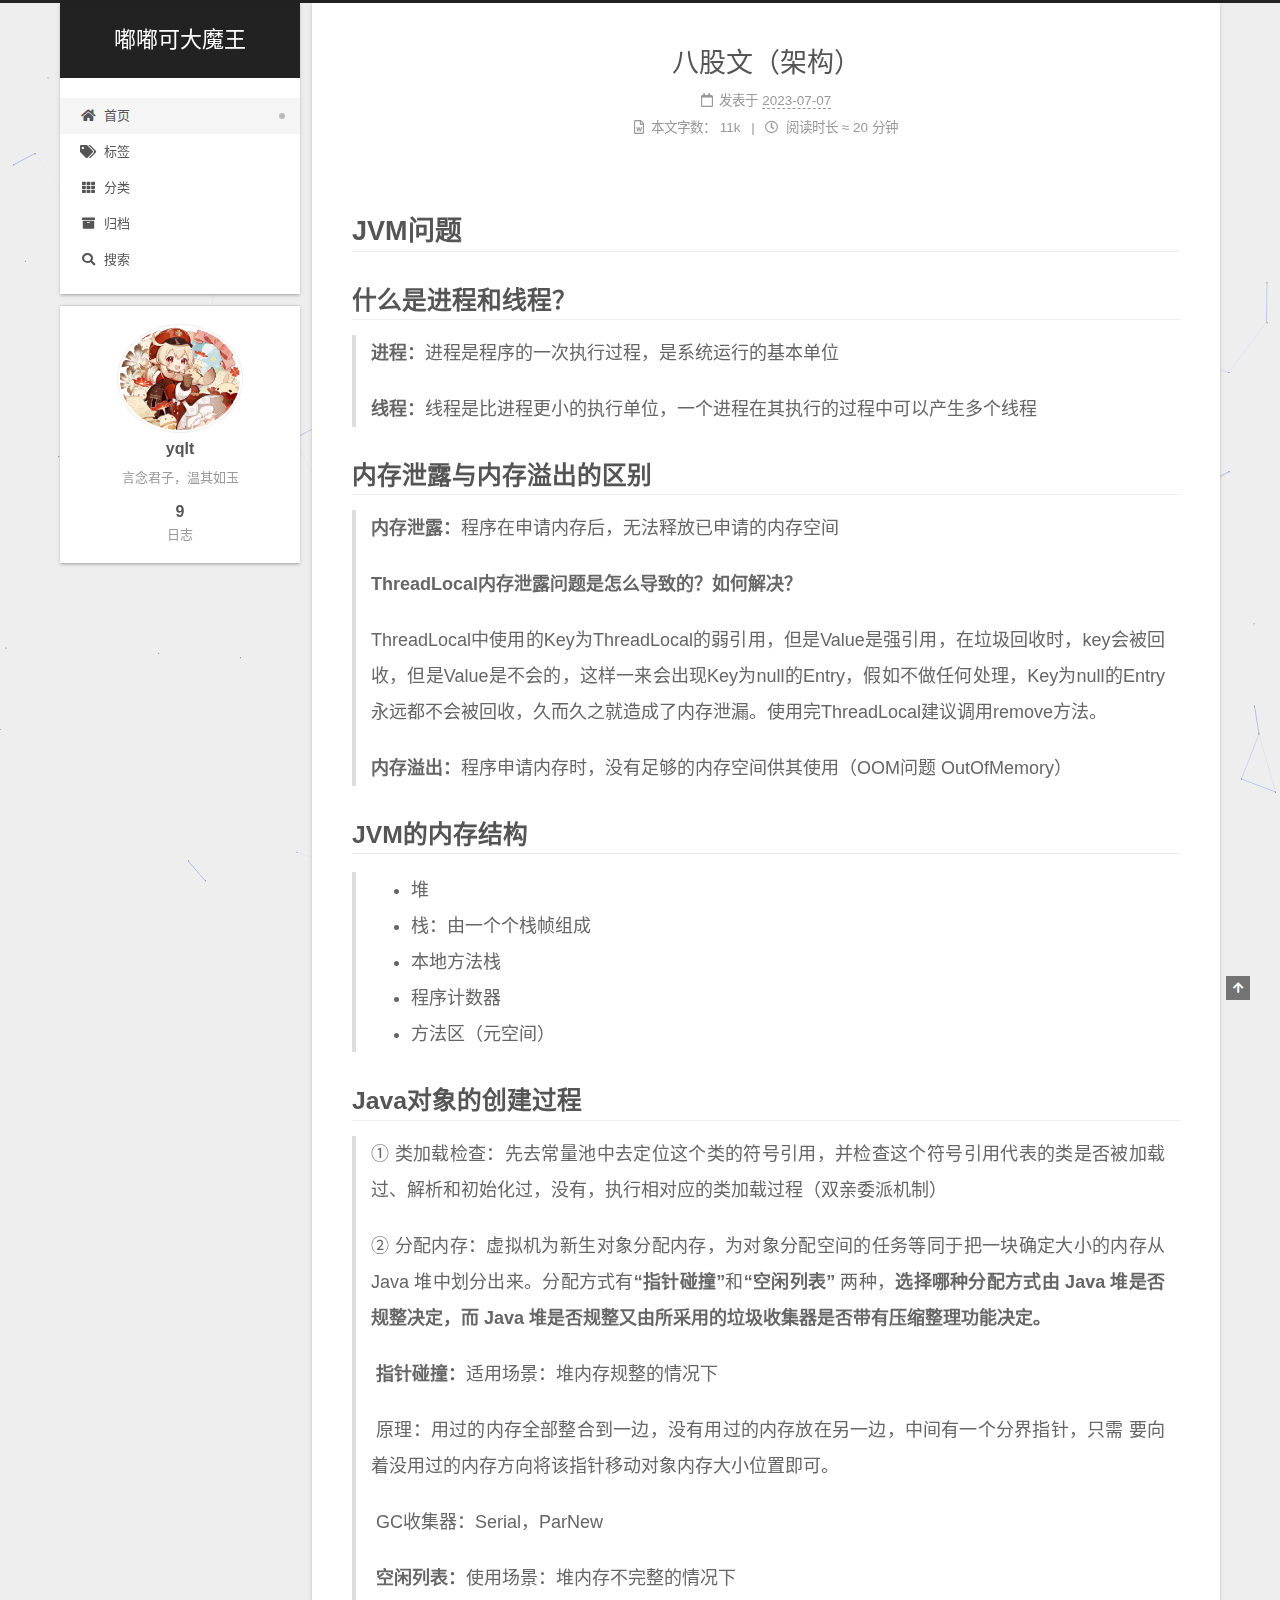
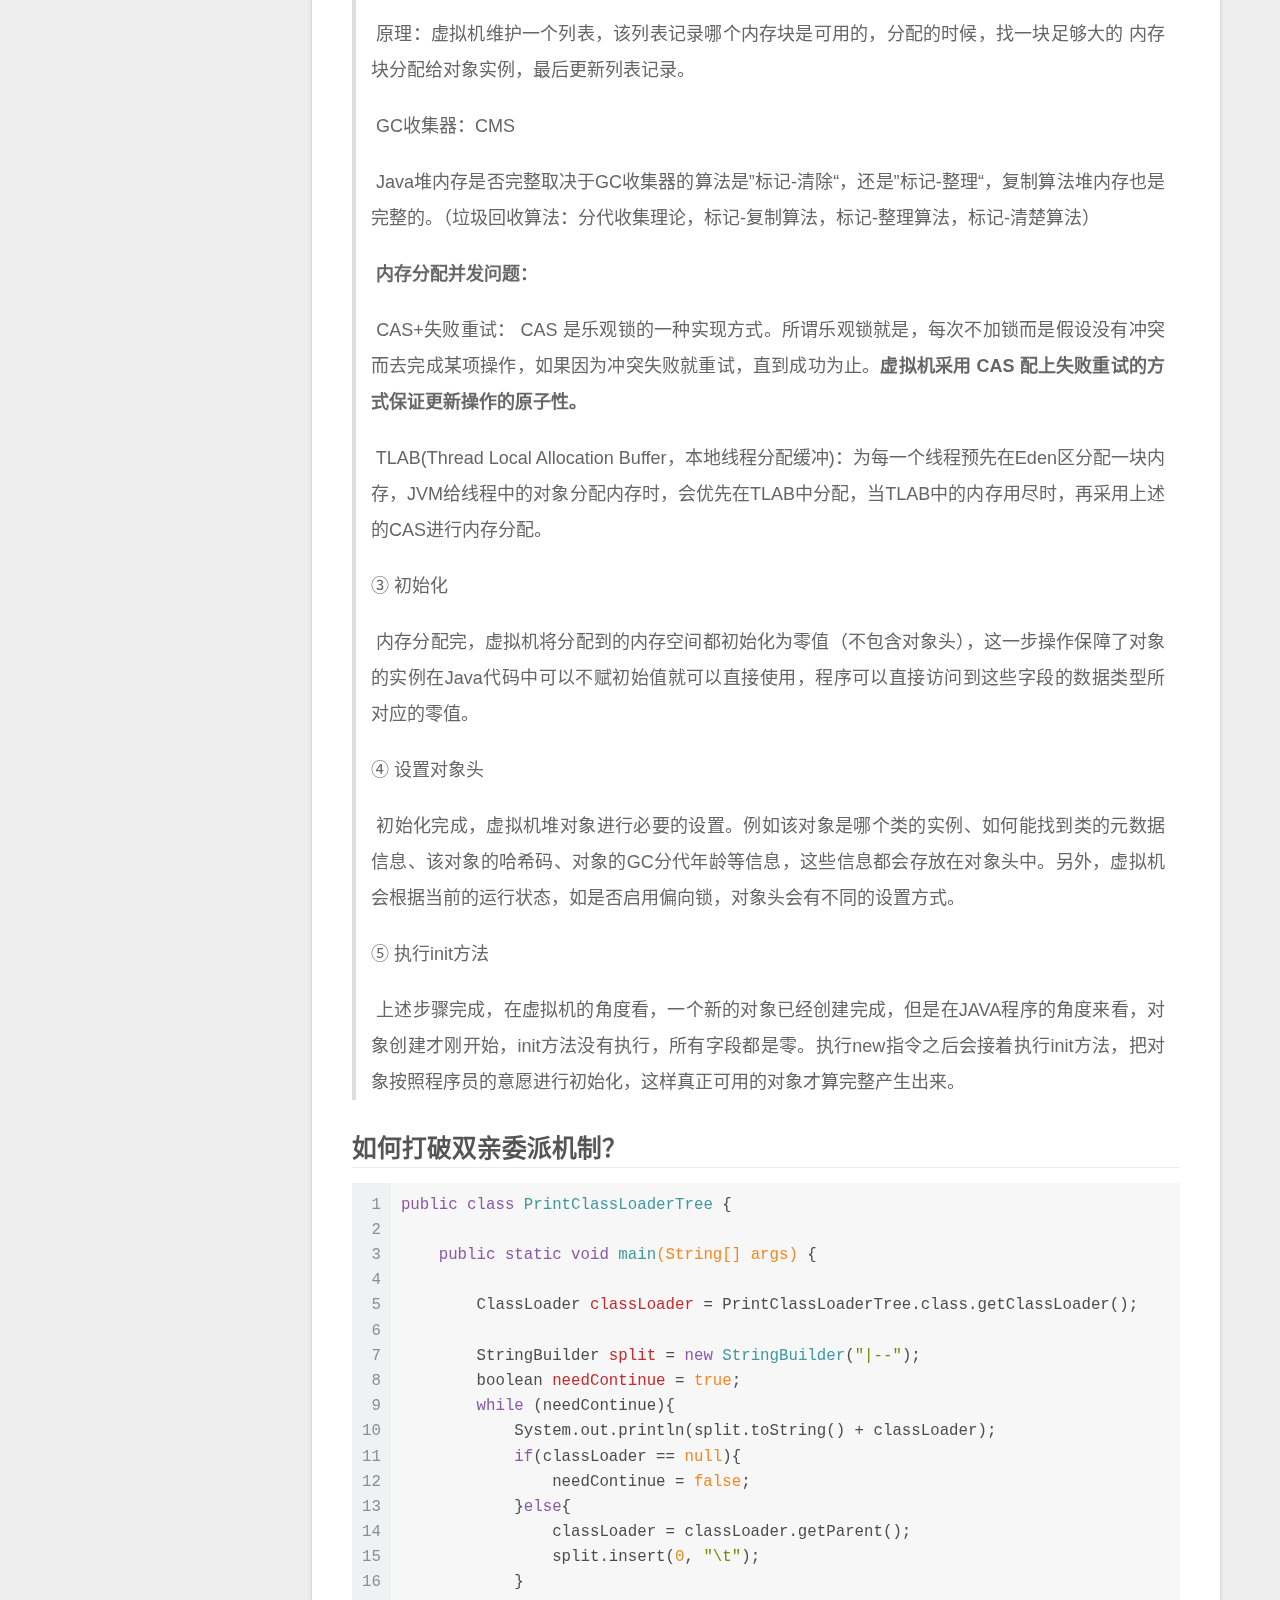
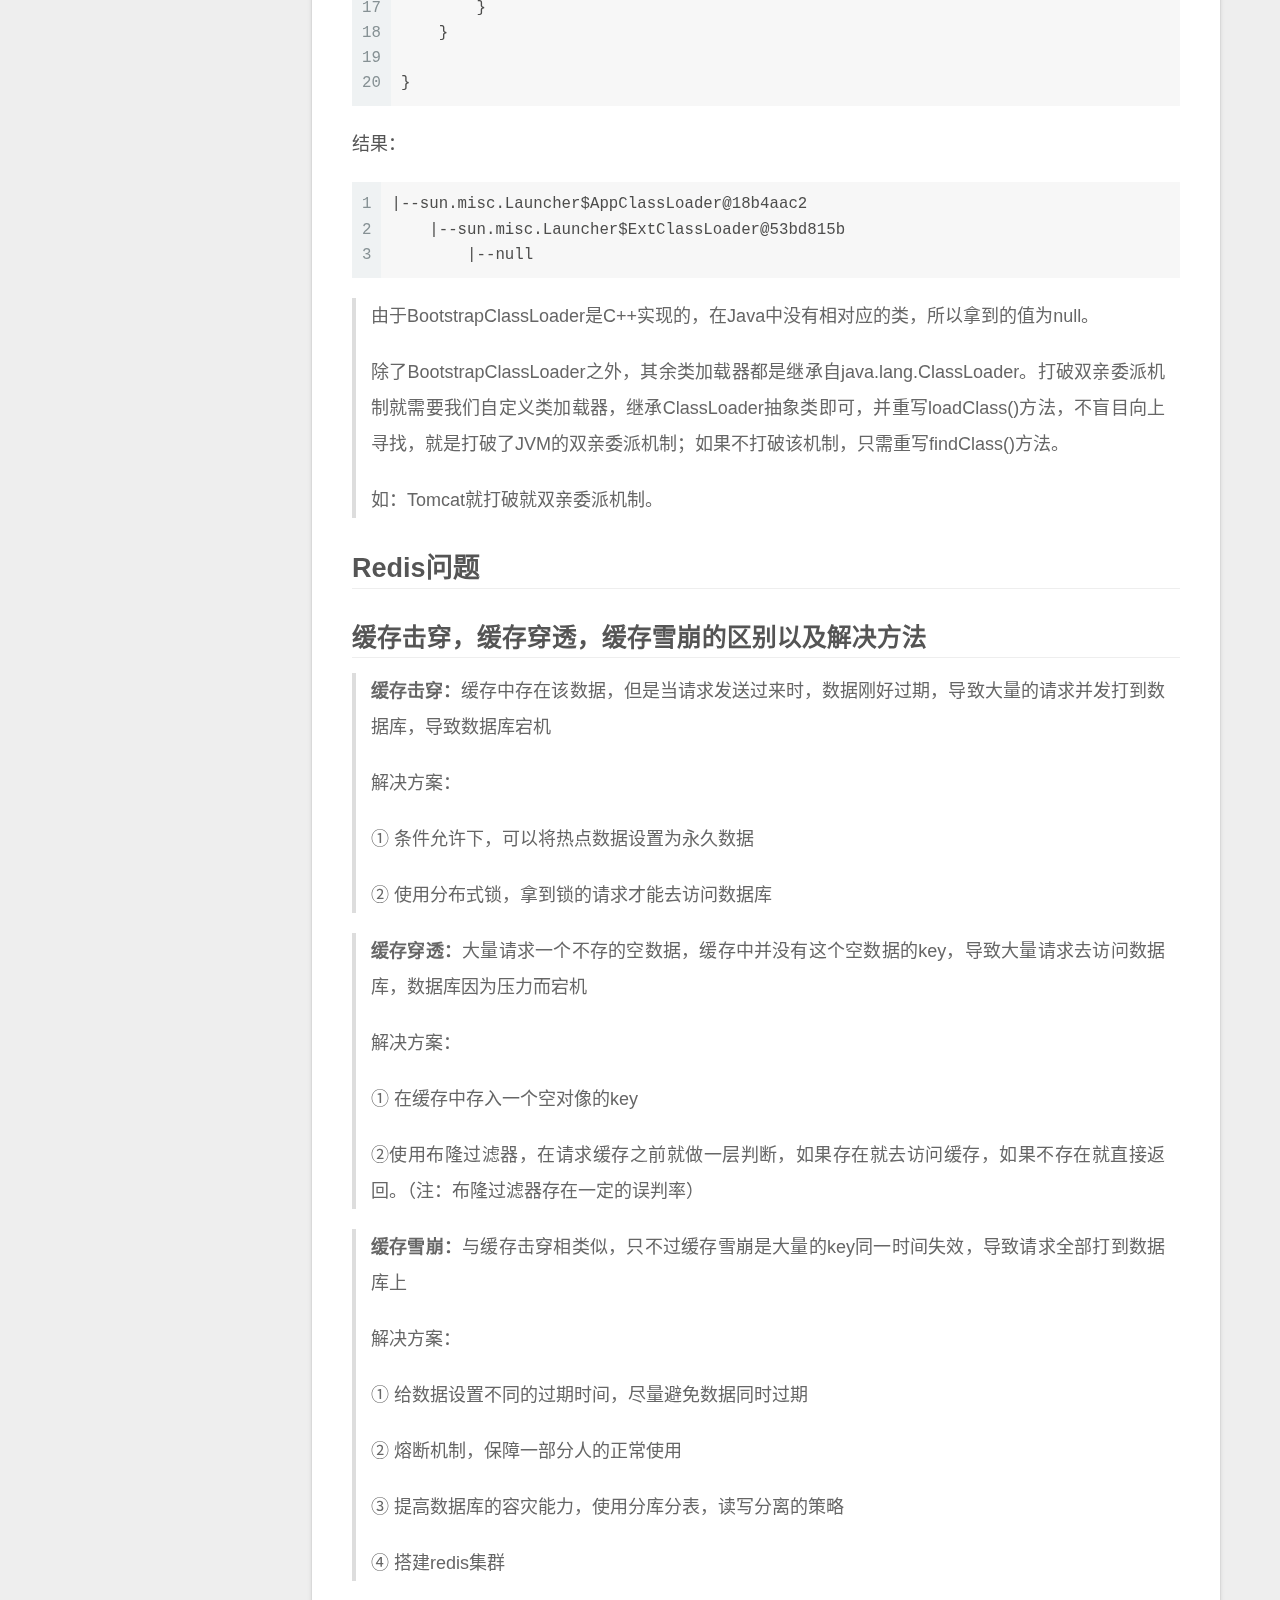
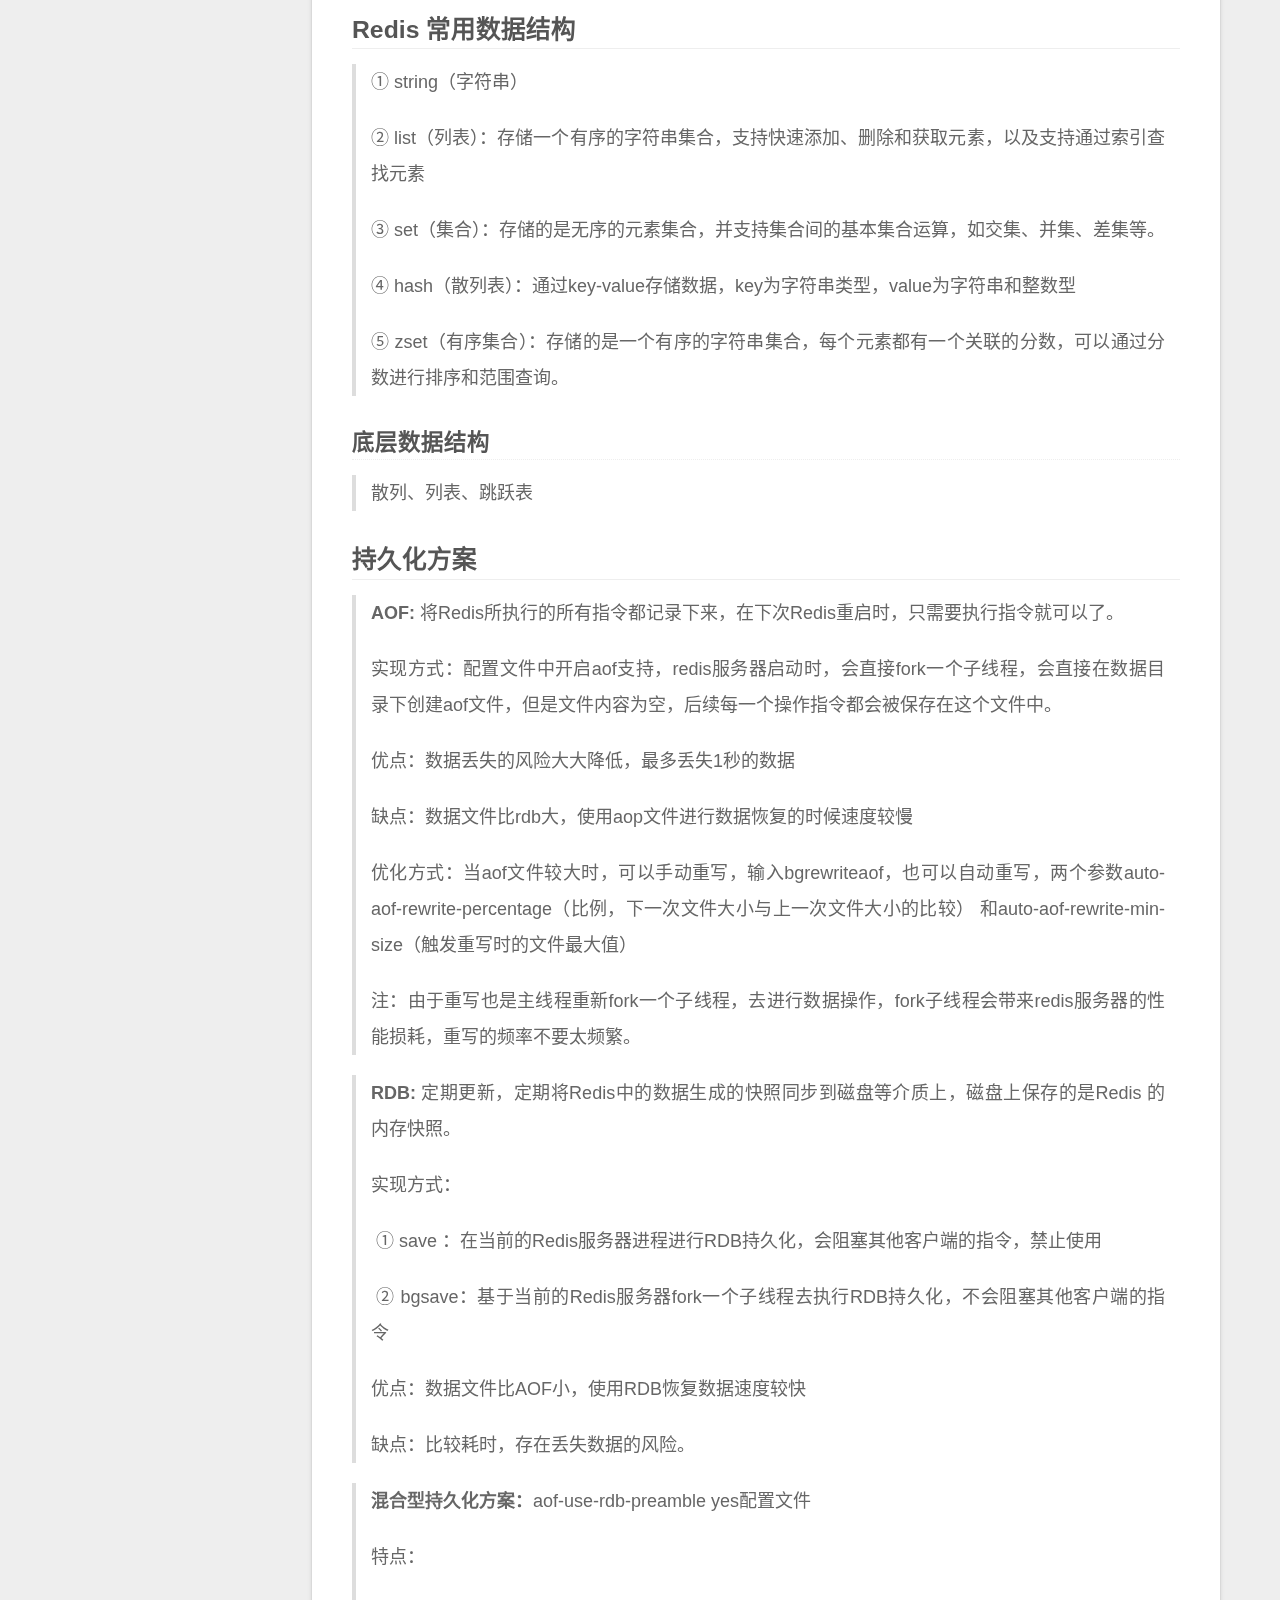
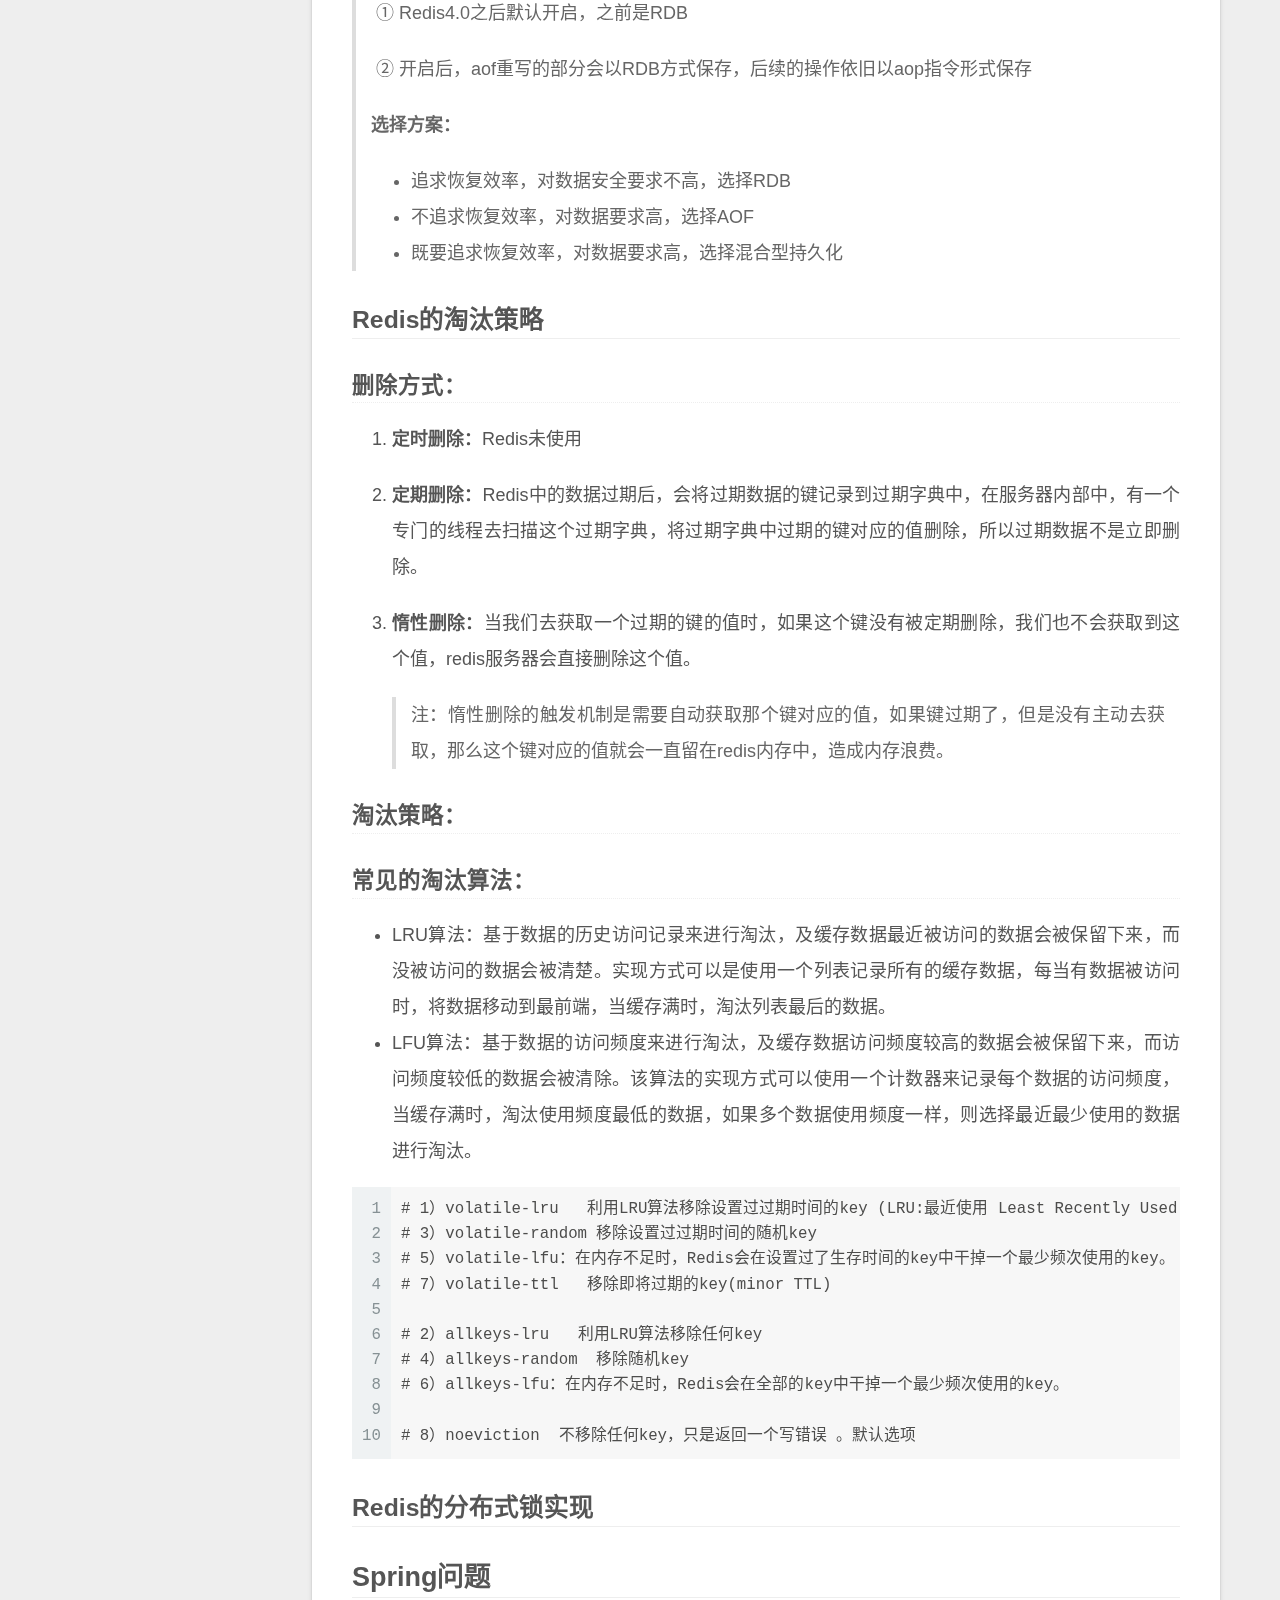
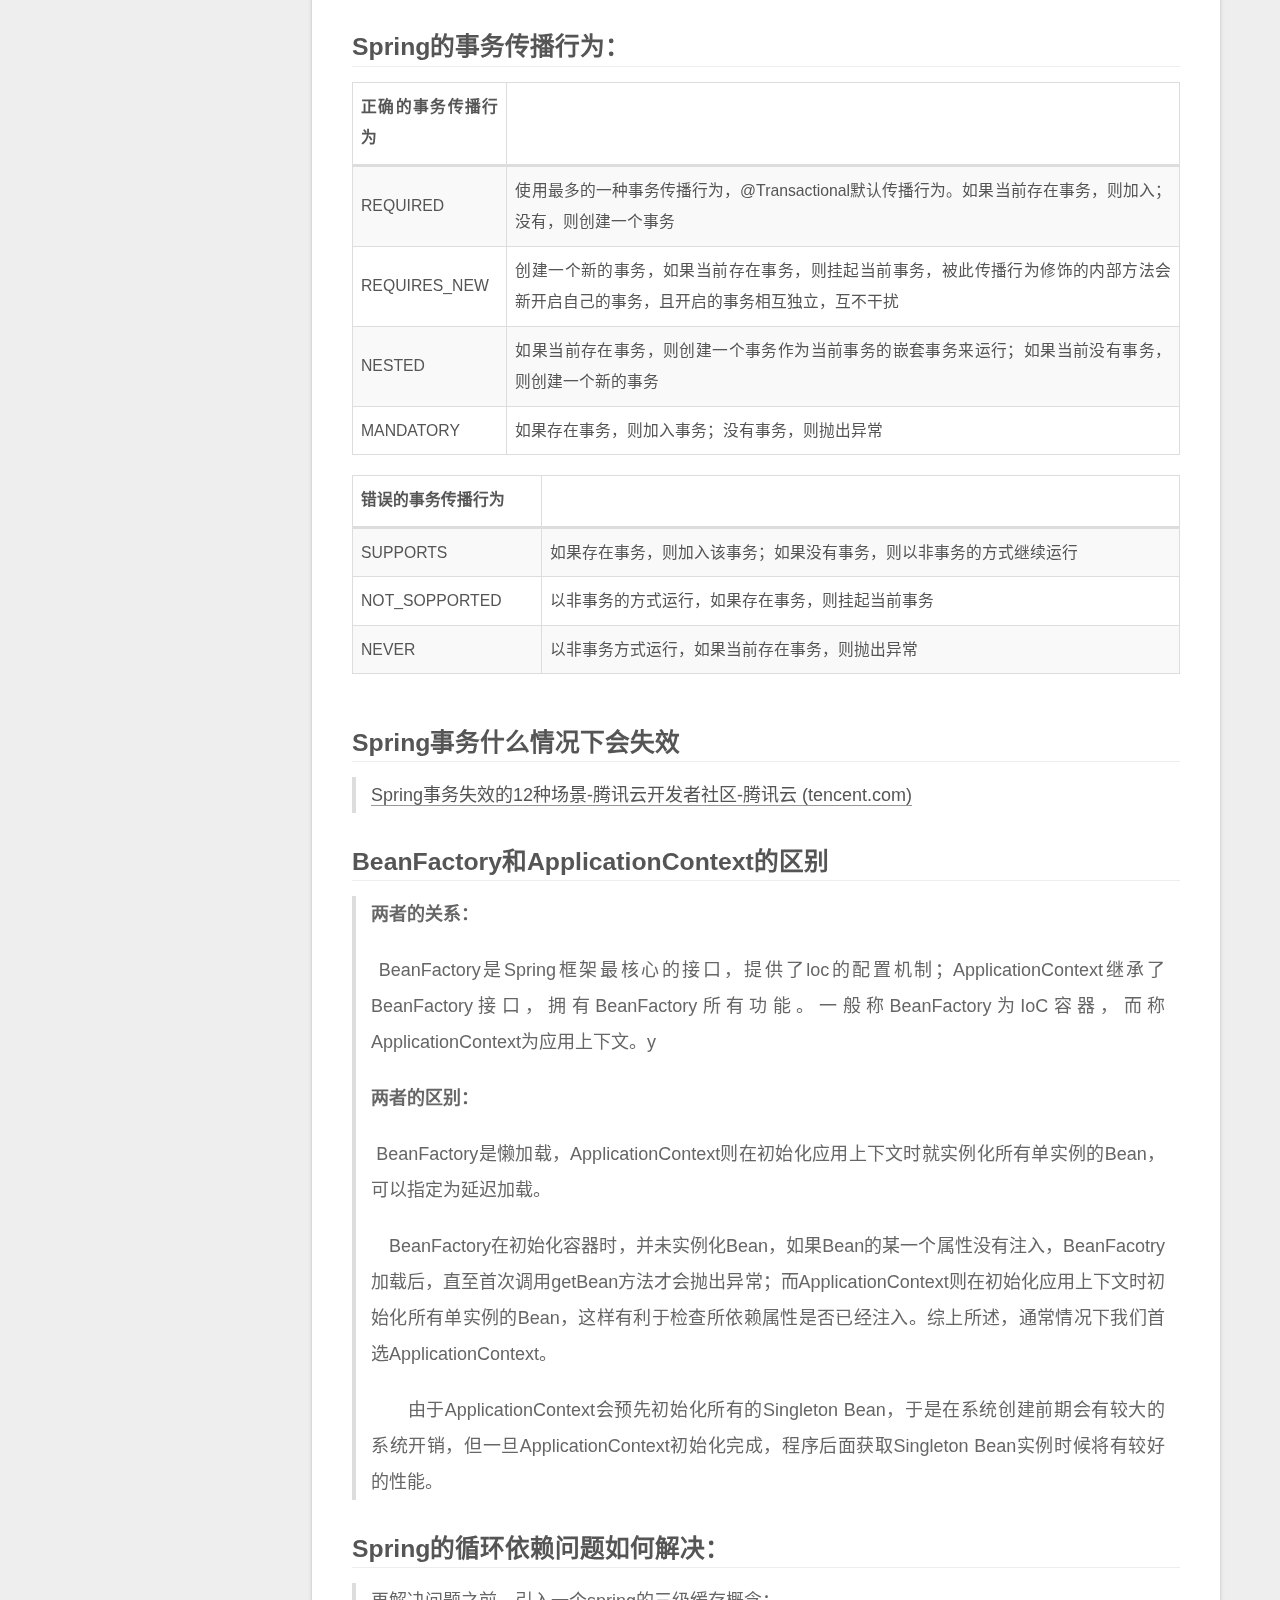
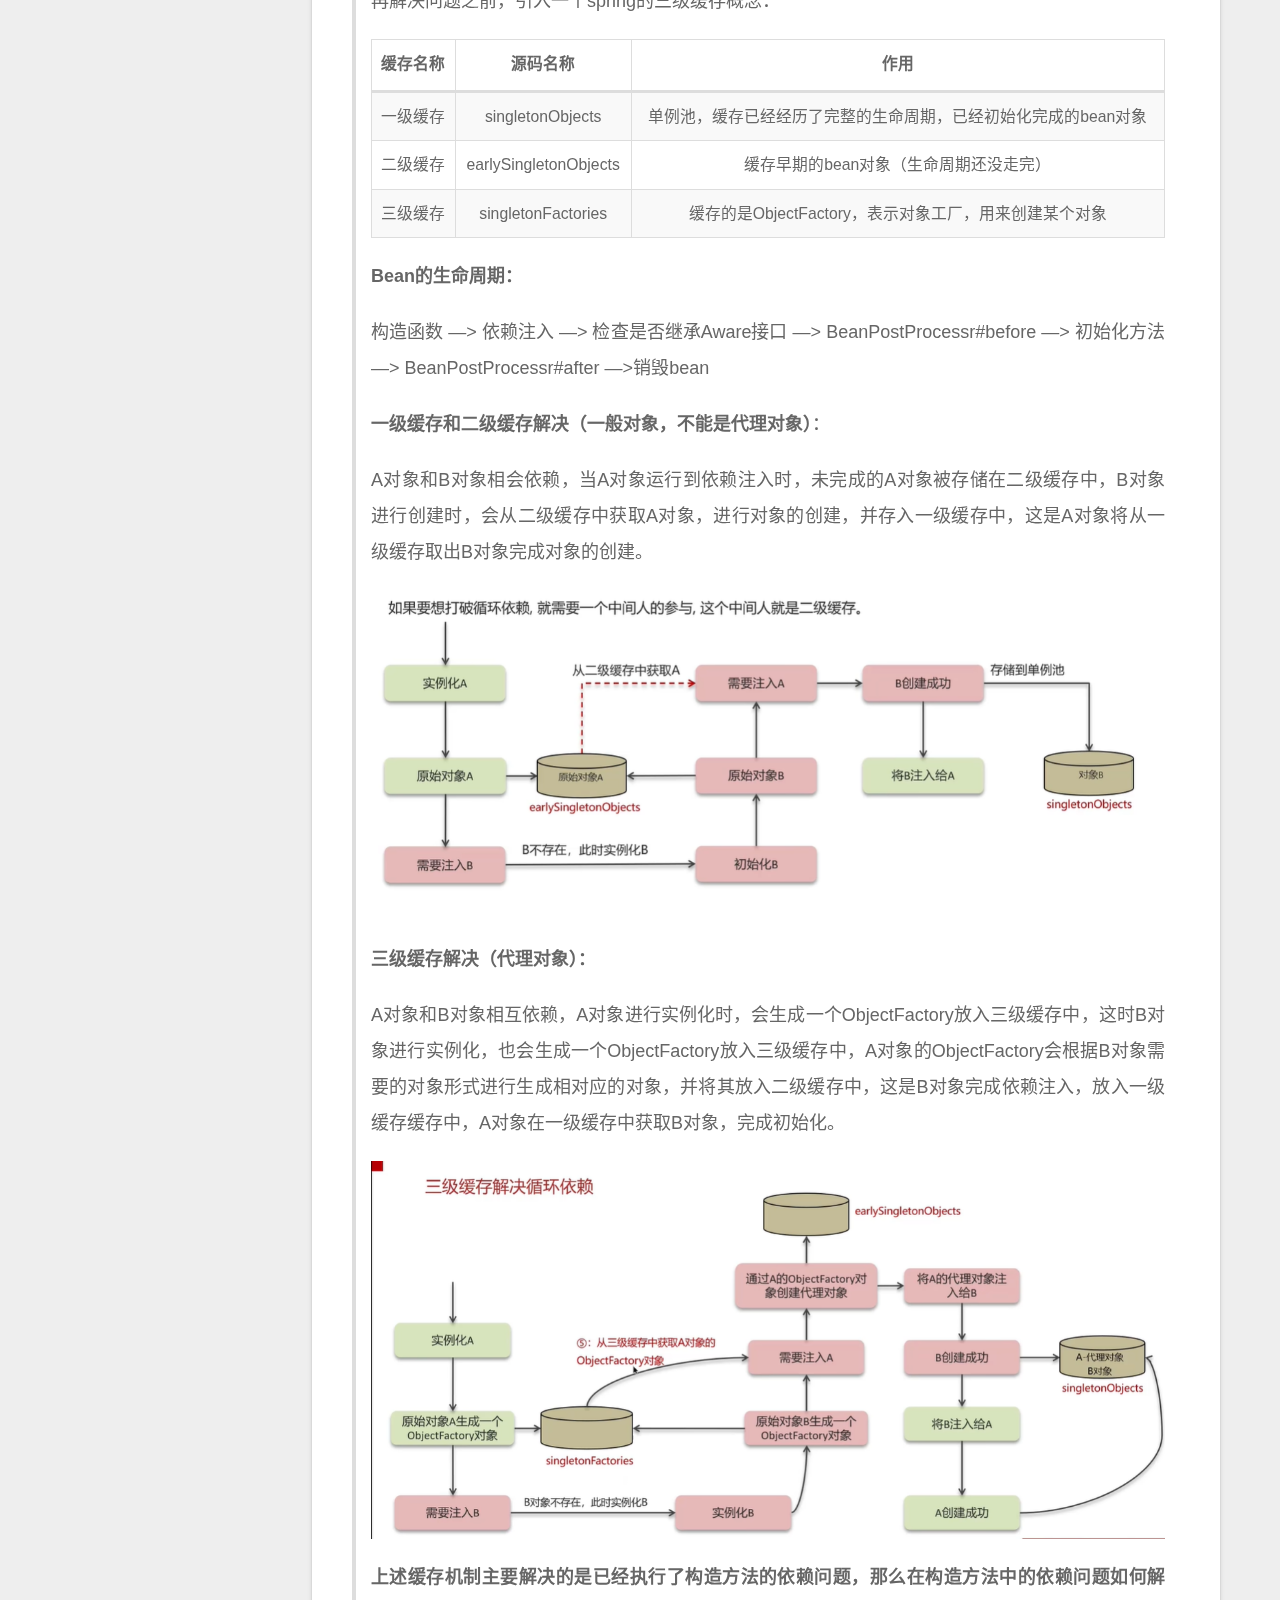
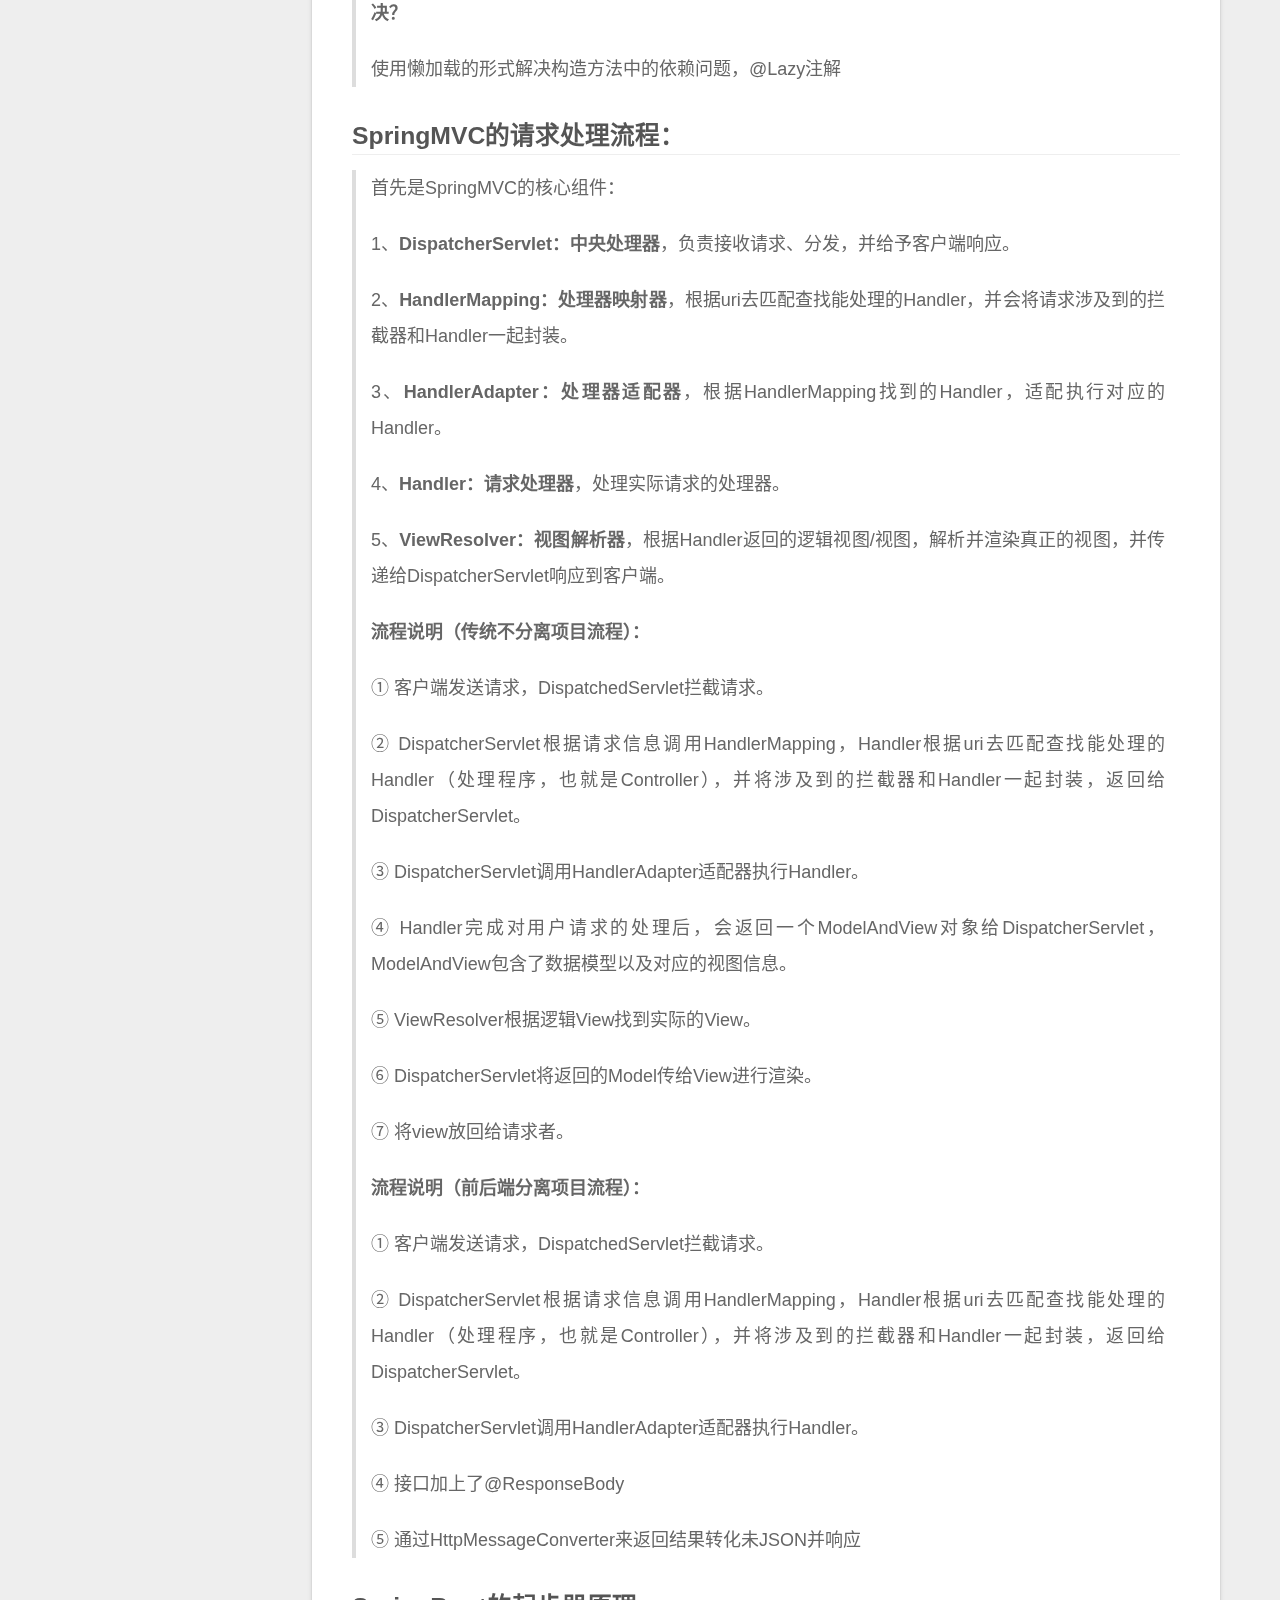
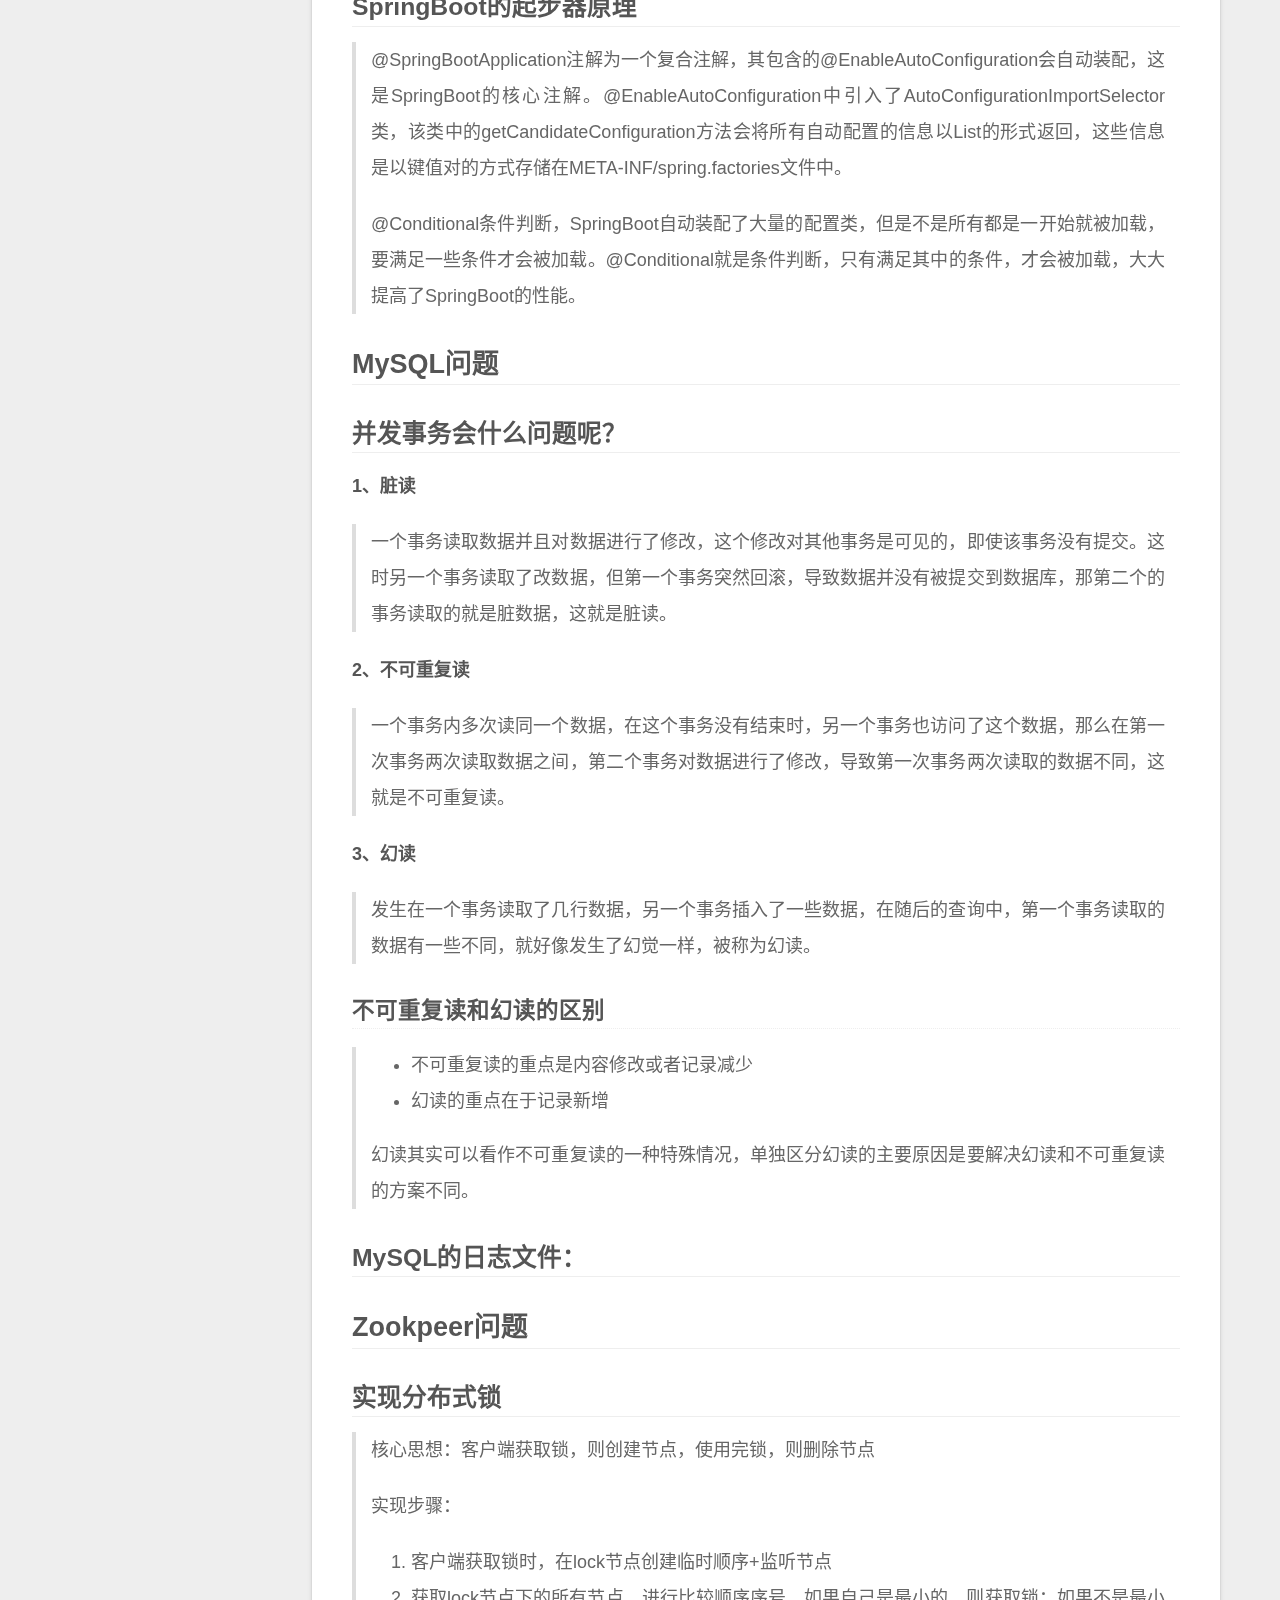
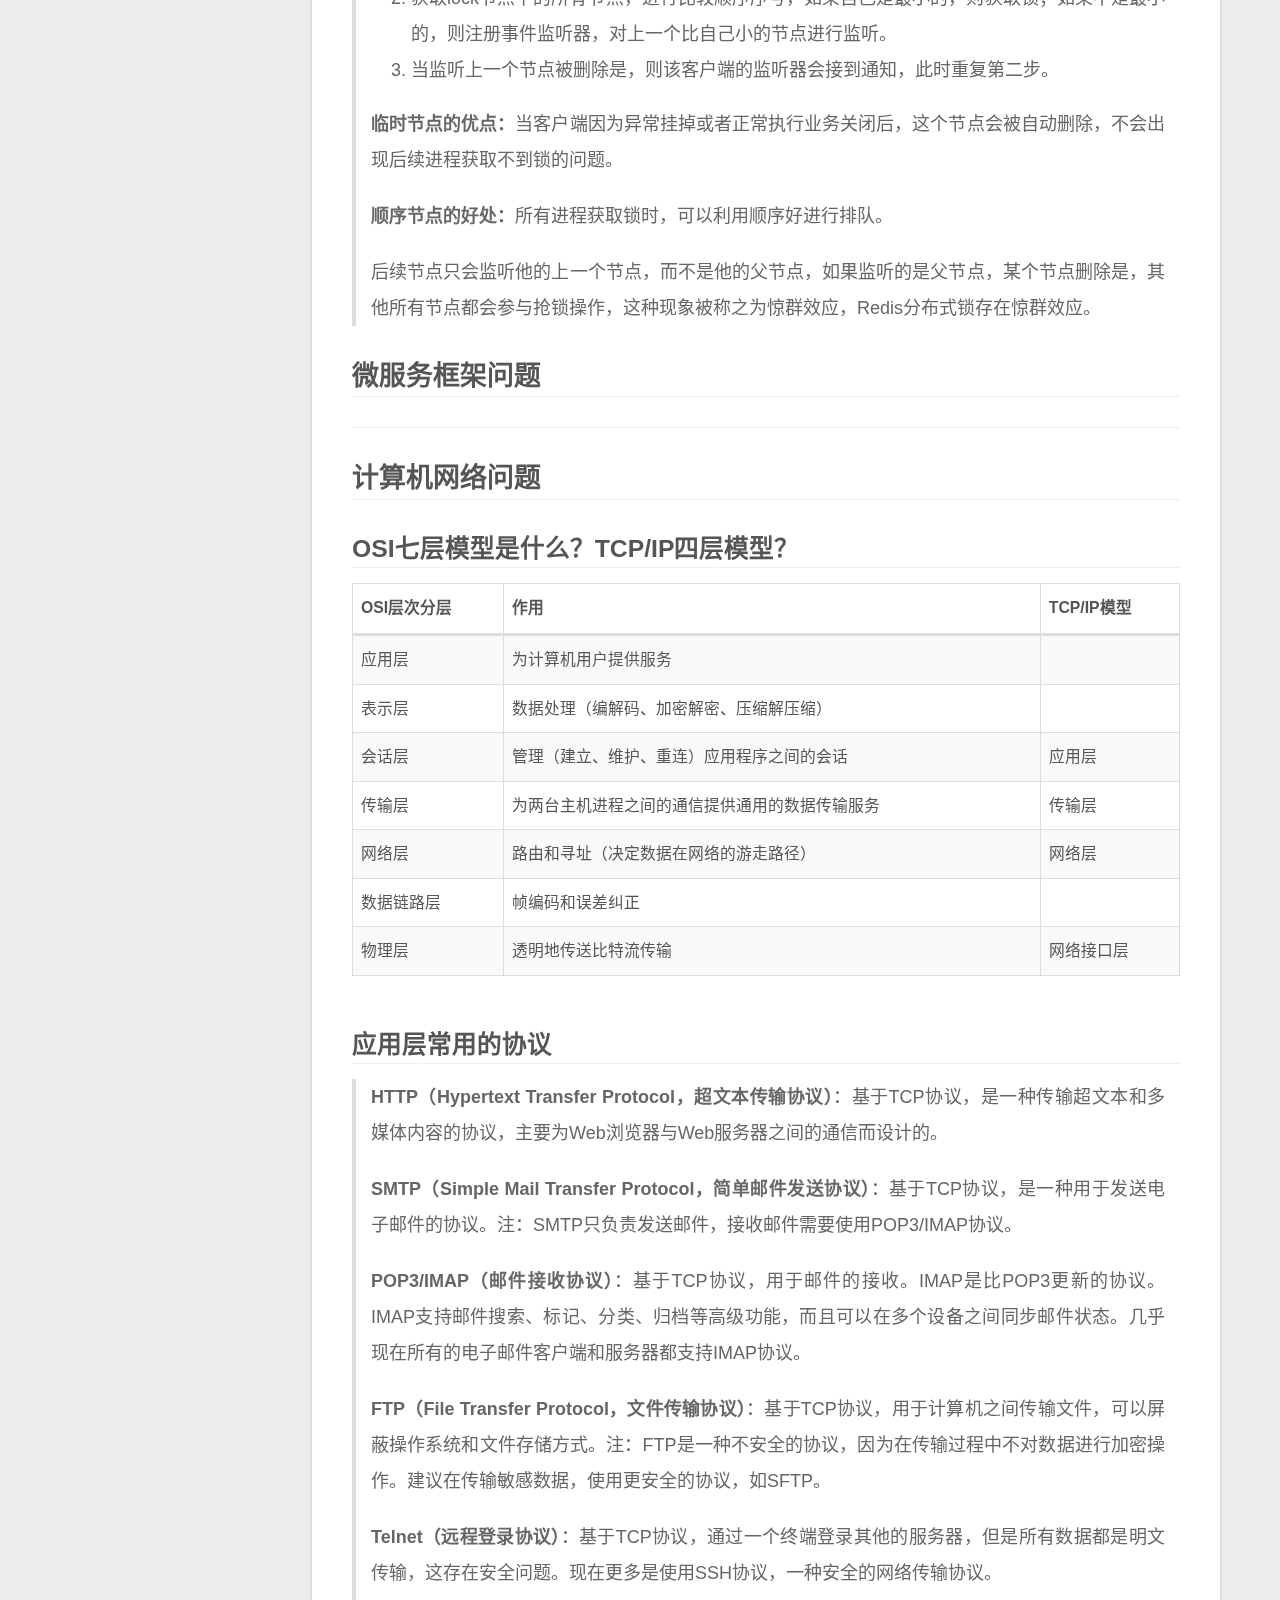
<file: index.html>
<!DOCTYPE html>
<html lang="zh-CN">
<head>
  <meta charset="UTF-8">
<meta name="viewport" content="width=device-width, initial-scale=1, maximum-scale=2">
<meta name="theme-color" content="#222">
<meta name="generator" content="Hexo 6.3.0">
  <link rel="apple-touch-icon" sizes="180x180" href="/images/apple-touch-icon-next.png">
  <link rel="icon" type="image/png" sizes="32x32" href="/images/favicon-32x32-next.png">
  <link rel="icon" type="image/png" sizes="16x16" href="/images/favicon-16x16-next.png">
  <link rel="mask-icon" href="/images/logo.svg" color="#222">

<link rel="stylesheet" href="/css/main.css">


<link rel="stylesheet" href="/lib/font-awesome/css/all.min.css">

<script id="hexo-configurations">
    var NexT = window.NexT || {};
    var CONFIG = {"hostname":"example.com","root":"/","scheme":"Gemini","version":"7.8.0","exturl":false,"sidebar":{"position":"left","display":"post","padding":18,"offset":12,"onmobile":false},"copycode":{"enable":false,"show_result":false,"style":null},"back2top":{"enable":true,"sidebar":false,"scrollpercent":false},"bookmark":{"enable":false,"color":"#222","save":"auto"},"fancybox":false,"mediumzoom":false,"lazyload":false,"pangu":false,"comments":{"style":"tabs","active":null,"storage":true,"lazyload":false,"nav":null},"algolia":{"hits":{"per_page":10},"labels":{"input_placeholder":"Search for Posts","hits_empty":"We didn't find any results for the search: ${query}","hits_stats":"${hits} results found in ${time} ms"}},"localsearch":{"enable":true,"trigger":"auto","top_n_per_article":1,"unescape":false,"preload":false},"motion":{"enable":true,"async":false,"transition":{"post_block":"fadeIn","post_header":"slideDownIn","post_body":"slideDownIn","coll_header":"slideLeftIn","sidebar":"slideUpIn"}},"path":"search.xml"};
  </script>

  <meta name="description" content="言念君子，温其如玉">
<meta property="og:type" content="website">
<meta property="og:title" content="嘟嘟可大魔王">
<meta property="og:url" content="http://example.com/index.html">
<meta property="og:site_name" content="嘟嘟可大魔王">
<meta property="og:description" content="言念君子，温其如玉">
<meta property="og:locale" content="zh_CN">
<meta property="article:author" content="yqlt">
<meta name="twitter:card" content="summary">

<link rel="canonical" href="http://example.com/">


<script id="page-configurations">
  // https://hexo.io/docs/variables.html
  CONFIG.page = {
    sidebar: "",
    isHome : true,
    isPost : false,
    lang   : 'zh-CN'
  };
</script>

  <title>嘟嘟可大魔王</title>
  






  <noscript>
  <style>
  .use-motion .brand,
  .use-motion .menu-item,
  .sidebar-inner,
  .use-motion .post-block,
  .use-motion .pagination,
  .use-motion .comments,
  .use-motion .post-header,
  .use-motion .post-body,
  .use-motion .collection-header { opacity: initial; }

  .use-motion .site-title,
  .use-motion .site-subtitle {
    opacity: initial;
    top: initial;
  }

  .use-motion .logo-line-before i { left: initial; }
  .use-motion .logo-line-after i { right: initial; }
  </style>
</noscript>

  
  
</head>

<body itemscope itemtype="http://schema.org/WebPage">
  <div class="container use-motion">
    <div class="headband"></div>

    <header class="header" itemscope itemtype="http://schema.org/WPHeader">
      <div class="header-inner"><div class="site-brand-container">
  <div class="site-nav-toggle">
    <div class="toggle" aria-label="切换导航栏">
      <span class="toggle-line toggle-line-first"></span>
      <span class="toggle-line toggle-line-middle"></span>
      <span class="toggle-line toggle-line-last"></span>
    </div>
  </div>

  <div class="site-meta">

    <a href="/" class="brand" rel="start">
      <span class="logo-line-before"><i></i></span>
      <h1 class="site-title">嘟嘟可大魔王</h1>
      <span class="logo-line-after"><i></i></span>
    </a>
  </div>

  <div class="site-nav-right">
    <div class="toggle popup-trigger">
        <i class="fa fa-search fa-fw fa-lg"></i>
    </div>
  </div>
</div>




<nav class="site-nav">
  <ul id="menu" class="main-menu menu">
        <li class="menu-item menu-item-home">

    <a href="/" rel="section"><i class="fa fa-home fa-fw"></i>首页</a>

  </li>
        <li class="menu-item menu-item-tags">

    <a href="/tags/" rel="section"><i class="fa fa-tags fa-fw"></i>标签</a>

  </li>
        <li class="menu-item menu-item-categories">

    <a href="/categories/" rel="section"><i class="fa fa-th fa-fw"></i>分类</a>

  </li>
        <li class="menu-item menu-item-archives">

    <a href="/archives/" rel="section"><i class="fa fa-archive fa-fw"></i>归档</a>

  </li>
      <li class="menu-item menu-item-search">
        <a role="button" class="popup-trigger"><i class="fa fa-search fa-fw"></i>搜索
        </a>
      </li>
  </ul>
</nav>



  <div class="search-pop-overlay">
    <div class="popup search-popup">
        <div class="search-header">
  <span class="search-icon">
    <i class="fa fa-search"></i>
  </span>
  <div class="search-input-container">
    <input autocomplete="off" autocapitalize="off"
           placeholder="搜索..." spellcheck="false"
           type="search" class="search-input">
  </div>
  <span class="popup-btn-close">
    <i class="fa fa-times-circle"></i>
  </span>
</div>
<div id="search-result">
  <div id="no-result">
    <i class="fa fa-spinner fa-pulse fa-5x fa-fw"></i>
  </div>
</div>

    </div>
  </div>

</div>
    </header>

    
  <div class="back-to-top">
    <i class="fa fa-arrow-up"></i>
    <span>0%</span>
  </div>


    <main class="main">
      <div class="main-inner">
        <div class="content-wrap">
          

          <div class="content index posts-expand">
            
      
  
  
  <article itemscope itemtype="http://schema.org/Article" class="post-block" lang="zh-CN">
    <link itemprop="mainEntityOfPage" href="http://example.com/2023/07/07/Java%E5%85%AB%E8%82%A1%E6%96%87%EF%BC%88%E6%9E%B6%E6%9E%84%EF%BC%89/">

    <span hidden itemprop="author" itemscope itemtype="http://schema.org/Person">
      <meta itemprop="image" content="/images/avatar.png">
      <meta itemprop="name" content="yqlt">
      <meta itemprop="description" content="言念君子，温其如玉">
    </span>

    <span hidden itemprop="publisher" itemscope itemtype="http://schema.org/Organization">
      <meta itemprop="name" content="嘟嘟可大魔王">
    </span>
      <header class="post-header">
        <h2 class="post-title" itemprop="name headline">
          
            <a href="/2023/07/07/Java%E5%85%AB%E8%82%A1%E6%96%87%EF%BC%88%E6%9E%B6%E6%9E%84%EF%BC%89/" class="post-title-link" itemprop="url">八股文（架构）</a>
        </h2>

        <div class="post-meta">
            <span class="post-meta-item">
              <span class="post-meta-item-icon">
                <i class="far fa-calendar"></i>
              </span>
              <span class="post-meta-item-text">发表于</span>
              

              <time title="创建时间：2023-07-07 10:35:29 / 修改时间：10:39:50" itemprop="dateCreated datePublished" datetime="2023-07-07T10:35:29+08:00">2023-07-07</time>
            </span>

          <br>
            <span class="post-meta-item" title="本文字数">
              <span class="post-meta-item-icon">
                <i class="far fa-file-word"></i>
              </span>
                <span class="post-meta-item-text">本文字数：</span>
              <span>11k</span>
            </span>
            <span class="post-meta-item" title="阅读时长">
              <span class="post-meta-item-icon">
                <i class="far fa-clock"></i>
              </span>
                <span class="post-meta-item-text">阅读时长 &asymp;</span>
              <span>20 分钟</span>
            </span>

        </div>
      </header>

    
    
    
    <div class="post-body" itemprop="articleBody">

      
          <h1 id="JVM问题"><a href="#JVM问题" class="headerlink" title="JVM问题"></a>JVM问题</h1><h2 id="什么是进程和线程？"><a href="#什么是进程和线程？" class="headerlink" title="什么是进程和线程？"></a>什么是进程和线程？</h2><blockquote>
<p><strong>进程：</strong>进程是程序的一次执行过程，是系统运行的基本单位</p>
<p><strong>线程：</strong>线程是比进程更小的执行单位，一个进程在其执行的过程中可以产生多个线程</p>
</blockquote>
<h2 id="内存泄露与内存溢出的区别"><a href="#内存泄露与内存溢出的区别" class="headerlink" title="内存泄露与内存溢出的区别"></a>内存泄露与内存溢出的区别</h2><blockquote>
<p><strong>内存泄露：</strong>程序在申请内存后，无法释放已申请的内存空间</p>
<p><strong>ThreadLocal内存泄露问题是怎么导致的？如何解决？</strong></p>
<p>ThreadLocal中使用的Key为ThreadLocal的弱引用，但是Value是强引用，在垃圾回收时，key会被回收，但是Value是不会的，这样一来会出现Key为null的Entry，假如不做任何处理，Key为null的Entry永远都不会被回收，久而久之就造成了内存泄漏。使用完ThreadLocal建议调用remove方法。</p>
<p><strong>内存溢出：</strong>程序申请内存时，没有足够的内存空间供其使用（OOM问题 OutOfMemory）</p>
</blockquote>
<h2 id="JVM的内存结构"><a href="#JVM的内存结构" class="headerlink" title="JVM的内存结构"></a>JVM的内存结构</h2><blockquote>
<ul>
<li>堆</li>
<li>栈：由一个个栈帧组成</li>
<li>本地方法栈</li>
<li>程序计数器</li>
<li>方法区（元空间）</li>
</ul>
</blockquote>
<h2 id="Java对象的创建过程"><a href="#Java对象的创建过程" class="headerlink" title="Java对象的创建过程"></a>Java对象的创建过程</h2><blockquote>
<p>① 类加载检查：先去常量池中去定位这个类的符号引用，并检查这个符号引用代表的类是否被加载过、解析和初始化过，没有，执行相对应的类加载过程（双亲委派机制）</p>
<p>② 分配内存：虚拟机为新生对象分配内存，为对象分配空间的任务等同于把一块确定大小的内存从 Java 堆中划分出来。分配方式有<strong>“指针碰撞”</strong>和<strong>“空闲列表”</strong> 两种，<strong>选择哪种分配方式由 Java 堆是否规整决定，而 Java 堆是否规整又由所采用的垃圾收集器是否带有压缩整理功能决定。</strong></p>
<p>​	<strong>指针碰撞：</strong>适用场景：堆内存规整的情况下</p>
<p>​						原理：用过的内存全部整合到一边，没有用过的内存放在另一边，中间有一个分界指针，只需									要向着没用过的内存方向将该指针移动对象内存大小位置即可。</p>
<p>​						GC收集器：Serial，ParNew</p>
<p>​	<strong>空闲列表：</strong>使用场景：堆内存不完整的情况下</p>
<p>​						原理：虚拟机维护一个列表，该列表记录哪个内存块是可用的，分配的时候，找一块足够大的									内存块分配给对象实例，最后更新列表记录。</p>
<p>​						GC收集器：CMS</p>
<p>​	Java堆内存是否完整取决于GC收集器的算法是”标记-清除“，还是”标记-整理“，复制算法堆内存也是完整的。（垃圾回收算法：分代收集理论，标记-复制算法，标记-整理算法，标记-清楚算法）</p>
<p>​	<strong>内存分配并发问题：</strong></p>
<p>​		CAS+失败重试： CAS 是乐观锁的一种实现方式。所谓乐观锁就是，每次不加锁而是假设没有冲突而去完成某项操作，如果因为冲突失败就重试，直到成功为止。<strong>虚拟机采用 CAS 配上失败重试的方式保证更新操作的原子性。</strong></p>
<p>​		TLAB(Thread Local Allocation Buffer，本地线程分配缓冲)：为每一个线程预先在Eden区分配一块内存，JVM给线程中的对象分配内存时，会优先在TLAB中分配，当TLAB中的内存用尽时，再采用上述的CAS进行内存分配。</p>
<p>③ 初始化</p>
<p>​	内存分配完，虚拟机将分配到的内存空间都初始化为零值（不包含对象头），这一步操作保障了对象的实例在Java代码中可以不赋初始值就可以直接使用，程序可以直接访问到这些字段的数据类型所对应的零值。</p>
<p>④ 设置对象头</p>
<p>​	初始化完成，虚拟机堆对象进行必要的设置。例如该对象是哪个类的实例、如何能找到类的元数据信息、该对象的哈希码、对象的GC分代年龄等信息，这些信息都会存放在对象头中。另外，虚拟机会根据当前的运行状态，如是否启用偏向锁，对象头会有不同的设置方式。</p>
<p>⑤ 执行init方法</p>
<p>​	上述步骤完成，在虚拟机的角度看，一个新的对象已经创建完成，但是在JAVA程序的角度来看，对象创建才刚开始，init方法没有执行，所有字段都是零。执行new指令之后会接着执行init方法，把对象按照程序员的意愿进行初始化，这样真正可用的对象才算完整产生出来。</p>
</blockquote>
<h2 id="如何打破双亲委派机制？"><a href="#如何打破双亲委派机制？" class="headerlink" title="如何打破双亲委派机制？"></a>如何打破双亲委派机制？</h2><figure class="highlight java"><table><tr><td class="gutter"><pre><span class="line">1</span><br><span class="line">2</span><br><span class="line">3</span><br><span class="line">4</span><br><span class="line">5</span><br><span class="line">6</span><br><span class="line">7</span><br><span class="line">8</span><br><span class="line">9</span><br><span class="line">10</span><br><span class="line">11</span><br><span class="line">12</span><br><span class="line">13</span><br><span class="line">14</span><br><span class="line">15</span><br><span class="line">16</span><br><span class="line">17</span><br><span class="line">18</span><br><span class="line">19</span><br><span class="line">20</span><br></pre></td><td class="code"><pre><span class="line"><span class="keyword">public</span> <span class="keyword">class</span> <span class="title class_">PrintClassLoaderTree</span> &#123;</span><br><span class="line"></span><br><span class="line">    <span class="keyword">public</span> <span class="keyword">static</span> <span class="keyword">void</span> <span class="title function_">main</span><span class="params">(String[] args)</span> &#123;</span><br><span class="line"></span><br><span class="line">        <span class="type">ClassLoader</span> <span class="variable">classLoader</span> <span class="operator">=</span> PrintClassLoaderTree.class.getClassLoader();</span><br><span class="line"></span><br><span class="line">        <span class="type">StringBuilder</span> <span class="variable">split</span> <span class="operator">=</span> <span class="keyword">new</span> <span class="title class_">StringBuilder</span>(<span class="string">&quot;|--&quot;</span>);</span><br><span class="line">        <span class="type">boolean</span> <span class="variable">needContinue</span> <span class="operator">=</span> <span class="literal">true</span>;</span><br><span class="line">        <span class="keyword">while</span> (needContinue)&#123;</span><br><span class="line">            System.out.println(split.toString() + classLoader);</span><br><span class="line">            <span class="keyword">if</span>(classLoader == <span class="literal">null</span>)&#123;</span><br><span class="line">                needContinue = <span class="literal">false</span>;</span><br><span class="line">            &#125;<span class="keyword">else</span>&#123;</span><br><span class="line">                classLoader = classLoader.getParent();</span><br><span class="line">                split.insert(<span class="number">0</span>, <span class="string">&quot;\t&quot;</span>);</span><br><span class="line">            &#125;</span><br><span class="line">        &#125;</span><br><span class="line">    &#125;</span><br><span class="line"></span><br><span class="line">&#125;</span><br></pre></td></tr></table></figure>

<p>结果：</p>
<figure class="highlight text"><table><tr><td class="gutter"><pre><span class="line">1</span><br><span class="line">2</span><br><span class="line">3</span><br></pre></td><td class="code"><pre><span class="line">|--sun.misc.Launcher$AppClassLoader@18b4aac2</span><br><span class="line">    |--sun.misc.Launcher$ExtClassLoader@53bd815b</span><br><span class="line">        |--null</span><br></pre></td></tr></table></figure>

<blockquote>
<p>由于BootstrapClassLoader是C++实现的，在Java中没有相对应的类，所以拿到的值为null。</p>
<p> 除了BootstrapClassLoader之外，其余类加载器都是继承自java.lang.ClassLoader。打破双亲委派机制就需要我们自定义类加载器，继承ClassLoader抽象类即可，并重写loadClass()方法，不盲目向上寻找，就是打破了JVM的双亲委派机制；如果不打破该机制，只需重写findClass()方法。</p>
<p>如：Tomcat就打破就双亲委派机制。</p>
</blockquote>
<h1 id="Redis问题"><a href="#Redis问题" class="headerlink" title="Redis问题"></a>Redis问题</h1><h2 id="缓存击穿，缓存穿透，缓存雪崩的区别以及解决方法"><a href="#缓存击穿，缓存穿透，缓存雪崩的区别以及解决方法" class="headerlink" title="缓存击穿，缓存穿透，缓存雪崩的区别以及解决方法"></a>缓存击穿，缓存穿透，缓存雪崩的区别以及解决方法</h2><blockquote>
<p><strong>缓存击穿：</strong>缓存中存在该数据，但是当请求发送过来时，数据刚好过期，导致大量的请求并发打到数据库，导致数据库宕机</p>
<p>解决方案：</p>
<p>① 条件允许下，可以将热点数据设置为永久数据</p>
<p>② 使用分布式锁，拿到锁的请求才能去访问数据库</p>
</blockquote>
<blockquote>
<p><strong>缓存穿透：</strong>大量请求一个不存的空数据，缓存中并没有这个空数据的key，导致大量请求去访问数据库，数据库因为压力而宕机</p>
<p>解决方案：</p>
<p>① 在缓存中存入一个空对像的key</p>
<p>②使用布隆过滤器，在请求缓存之前就做一层判断，如果存在就去访问缓存，如果不存在就直接返回。（注：布隆过滤器存在一定的误判率）</p>
</blockquote>
<blockquote>
<p><strong>缓存雪崩：</strong>与缓存击穿相类似，只不过缓存雪崩是大量的key同一时间失效，导致请求全部打到数据库上</p>
<p>解决方案：</p>
<p>① 给数据设置不同的过期时间，尽量避免数据同时过期</p>
<p>② 熔断机制，保障一部分人的正常使用</p>
<p>③ 提高数据库的容灾能力，使用分库分表，读写分离的策略</p>
<p>④ 搭建redis集群</p>
</blockquote>
<h2 id="Redis-常用数据结构"><a href="#Redis-常用数据结构" class="headerlink" title="Redis 常用数据结构"></a>Redis 常用数据结构</h2><blockquote>
<p>① string（字符串）</p>
<p>② list（列表）：存储一个有序的字符串集合，支持快速添加、删除和获取元素，以及支持通过索引查找元素</p>
<p>③ set（集合）：存储的是无序的元素集合，并支持集合间的基本集合运算，如交集、并集、差集等。</p>
<p>④ hash（散列表）：通过key-value存储数据，key为字符串类型，value为字符串和整数型</p>
<p>⑤ zset（有序集合）：存储的是一个有序的字符串集合，每个元素都有一个关联的分数，可以通过分数进行排序和范围查询。</p>
</blockquote>
<h3 id="底层数据结构"><a href="#底层数据结构" class="headerlink" title="底层数据结构"></a>底层数据结构</h3><blockquote>
<p>散列、列表、跳跃表</p>
</blockquote>
<h2 id="持久化方案"><a href="#持久化方案" class="headerlink" title="持久化方案"></a>持久化方案</h2><blockquote>
<p><strong>AOF:</strong> 将Redis所执行的所有指令都记录下来，在下次Redis重启时，只需要执行指令就可以了。</p>
<p>实现方式：配置文件中开启aof支持，redis服务器启动时，会直接fork一个子线程，会直接在数据目录下创建aof文件，但是文件内容为空，后续每一个操作指令都会被保存在这个文件中。</p>
<p>优点：数据丢失的风险大大降低，最多丢失1秒的数据</p>
<p>缺点：数据文件比rdb大，使用aop文件进行数据恢复的时候速度较慢</p>
<p>优化方式：当aof文件较大时，可以手动重写，输入bgrewriteaof，也可以自动重写，两个参数auto-aof-rewrite-percentage（比例，下一次文件大小与上一次文件大小的比较） 和auto-aof-rewrite-min-size（触发重写时的文件最大值）</p>
<p>注：由于重写也是主线程重新fork一个子线程，去进行数据操作，fork子线程会带来redis服务器的性能损耗，重写的频率不要太频繁。</p>
</blockquote>
<blockquote>
<p><strong>RDB:</strong> 定期更新，定期将Redis中的数据生成的快照同步到磁盘等介质上，磁盘上保存的是Redis 的内存快照。</p>
<p>实现方式：</p>
<p>​	① save ：在当前的Redis服务器进程进行RDB持久化，会阻塞其他客户端的指令，禁止使用</p>
<p>​	② bgsave：基于当前的Redis服务器fork一个子线程去执行RDB持久化，不会阻塞其他客户端的指令</p>
<p>优点：数据文件比AOF小，使用RDB恢复数据速度较快</p>
<p>缺点：比较耗时，存在丢失数据的风险。</p>
</blockquote>
<blockquote>
<p><strong>混合型持久化方案：</strong>aof-use-rdb-preamble yes配置文件</p>
<p>特点：</p>
<p>​	① Redis4.0之后默认开启，之前是RDB</p>
<p>​	② 开启后，aof重写的部分会以RDB方式保存，后续的操作依旧以aop指令形式保存</p>
<p><strong>选择方案：</strong></p>
<ul>
<li>追求恢复效率，对数据安全要求不高，选择RDB</li>
<li>不追求恢复效率，对数据要求高，选择AOF</li>
<li>既要追求恢复效率，对数据要求高，选择混合型持久化</li>
</ul>
</blockquote>
<h2 id="Redis的淘汰策略"><a href="#Redis的淘汰策略" class="headerlink" title="Redis的淘汰策略"></a>Redis的淘汰策略</h2><h3 id="删除方式："><a href="#删除方式：" class="headerlink" title="删除方式："></a>删除方式：</h3><ol>
<li><p><strong>定时删除：</strong>Redis未使用</p>
</li>
<li><p><strong>定期删除：</strong>Redis中的数据过期后，会将过期数据的键记录到过期字典中，在服务器内部中，有一个专门的线程去扫描这个过期字典，将过期字典中过期的键对应的值删除，所以过期数据不是立即删除。</p>
</li>
<li><p><strong>惰性删除：</strong>当我们去获取一个过期的键的值时，如果这个键没有被定期删除，我们也不会获取到这个值，redis服务器会直接删除这个值。</p>
<blockquote>
<p>注：惰性删除的触发机制是需要自动获取那个键对应的值，如果键过期了，但是没有主动去获取，那么这个键对应的值就会一直留在redis内存中，造成内存浪费。</p>
</blockquote>
</li>
</ol>
<h3 id="淘汰策略："><a href="#淘汰策略：" class="headerlink" title="淘汰策略："></a>淘汰策略：</h3><h3 id="常见的淘汰算法："><a href="#常见的淘汰算法：" class="headerlink" title="常见的淘汰算法："></a>常见的淘汰算法：</h3><ul>
<li>LRU算法：基于数据的历史访问记录来进行淘汰，及缓存数据最近被访问的数据会被保留下来，而没被访问的数据会被清楚。实现方式可以是使用一个列表记录所有的缓存数据，每当有数据被访问时，将数据移动到最前端，当缓存满时，淘汰列表最后的数据。</li>
<li>LFU算法：基于数据的访问频度来进行淘汰，及缓存数据访问频度较高的数据会被保留下来，而访问频度较低的数据会被清除。该算法的实现方式可以使用一个计数器来记录每个数据的访问频度，当缓存满时，淘汰使用频度最低的数据，如果多个数据使用频度一样，则选择最近最少使用的数据进行淘汰。</li>
</ul>
<figure class="highlight txt"><table><tr><td class="gutter"><pre><span class="line">1</span><br><span class="line">2</span><br><span class="line">3</span><br><span class="line">4</span><br><span class="line">5</span><br><span class="line">6</span><br><span class="line">7</span><br><span class="line">8</span><br><span class="line">9</span><br><span class="line">10</span><br></pre></td><td class="code"><pre><span class="line"># 1）volatile-lru   利用LRU算法移除设置过过期时间的key (LRU:最近使用 Least Recently Used ) </span><br><span class="line"># 3）volatile-random 移除设置过过期时间的随机key</span><br><span class="line"># 5）volatile-lfu：在内存不足时，Redis会在设置过了生存时间的key中干掉一个最少频次使用的key。</span><br><span class="line"># 7）volatile-ttl   移除即将过期的key(minor TTL) </span><br><span class="line"></span><br><span class="line"># 2）allkeys-lru   利用LRU算法移除任何key </span><br><span class="line"># 4）allkeys-random  移除随机key </span><br><span class="line"># 6）allkeys-lfu：在内存不足时，Redis会在全部的key中干掉一个最少频次使用的key。</span><br><span class="line"></span><br><span class="line"># 8）noeviction  不移除任何key，只是返回一个写错误 。默认选项</span><br></pre></td></tr></table></figure>

<h2 id="Redis的分布式锁实现"><a href="#Redis的分布式锁实现" class="headerlink" title="Redis的分布式锁实现"></a>Redis的分布式锁实现</h2><h1 id="Spring问题"><a href="#Spring问题" class="headerlink" title="Spring问题"></a>Spring问题</h1><h2 id="Spring的事务传播行为："><a href="#Spring的事务传播行为：" class="headerlink" title="Spring的事务传播行为："></a>Spring的事务传播行为：</h2><table>
<thead>
<tr>
<th>正确的事务传播行为</th>
<th></th>
</tr>
</thead>
<tbody><tr>
<td>REQUIRED</td>
<td>使用最多的一种事务传播行为，@Transactional默认传播行为。如果当前存在事务，则加入；没有，则创建一个事务</td>
</tr>
<tr>
<td>REQUIRES_NEW</td>
<td>创建一个新的事务，如果当前存在事务，则挂起当前事务，被此传播行为修饰的内部方法会新开启自己的事务，且开启的事务相互独立，互不干扰</td>
</tr>
<tr>
<td>NESTED</td>
<td>如果当前存在事务，则创建一个事务作为当前事务的嵌套事务来运行；如果当前没有事务，则创建一个新的事务</td>
</tr>
<tr>
<td>MANDATORY</td>
<td>如果存在事务，则加入事务；没有事务，则抛出异常</td>
</tr>
</tbody></table>
<table>
<thead>
<tr>
<th>错误的事务传播行为</th>
<th></th>
</tr>
</thead>
<tbody><tr>
<td>SUPPORTS</td>
<td>如果存在事务，则加入该事务；如果没有事务，则以非事务的方式继续运行</td>
</tr>
<tr>
<td>NOT_SOPPORTED</td>
<td>以非事务的方式运行，如果存在事务，则挂起当前事务</td>
</tr>
<tr>
<td>NEVER</td>
<td>以非事务方式运行，如果当前存在事务，则抛出异常</td>
</tr>
</tbody></table>
<h2 id="Spring事务什么情况下会失效"><a href="#Spring事务什么情况下会失效" class="headerlink" title="Spring事务什么情况下会失效"></a>Spring事务什么情况下会失效</h2><blockquote>
<p><a target="_blank" rel="noopener" href="https://cloud.tencent.com/developer/article/2233995">Spring事务失效的12种场景-腾讯云开发者社区-腾讯云 (tencent.com)</a></p>
</blockquote>
<h2 id="BeanFactory和ApplicationContext的区别"><a href="#BeanFactory和ApplicationContext的区别" class="headerlink" title="BeanFactory和ApplicationContext的区别"></a>BeanFactory和ApplicationContext的区别</h2><blockquote>
<p><strong>两者的关系：</strong></p>
<p>​	BeanFactory是Spring框架最核心的接口，提供了loc的配置机制；ApplicationContext继承了BeanFactory接口，拥有BeanFactory所有功能。一般称BeanFactory为IoC容器，而称ApplicationContext为应用上下文。y</p>
<p><strong>两者的区别：</strong></p>
<p>​	BeanFactory是懒加载，ApplicationContext则在初始化应用上下文时就实例化所有单实例的Bean，可以指定为延迟加载。</p>
<p> BeanFactory在初始化容器时，并未实例化Bean，如果Bean的某一个属性没有注入，BeanFacotry加载后，直至首次调用getBean方法才会抛出异常；而ApplicationContext则在初始化应用上下文时初始化所有单实例的Bean，这样有利于检查所依赖属性是否已经注入。综上所述，通常情况下我们首选ApplicationContext。</p>
<p>  由于ApplicationContext会预先初始化所有的Singleton Bean，于是在系统创建前期会有较大的系统开销，但一旦ApplicationContext初始化完成，程序后面获取Singleton Bean实例时候将有较好的性能。</p>
</blockquote>
<h2 id="Spring的循环依赖问题如何解决："><a href="#Spring的循环依赖问题如何解决：" class="headerlink" title="Spring的循环依赖问题如何解决："></a>Spring的循环依赖问题如何解决：</h2><blockquote>
<p>再解决问题之前，引入一个spring的三级缓存概念：</p>
<table>
<thead>
<tr>
<th align="center">缓存名称</th>
<th align="center">源码名称</th>
<th align="center">作用</th>
</tr>
</thead>
<tbody><tr>
<td align="center">一级缓存</td>
<td align="center">singletonObjects</td>
<td align="center">单例池，缓存已经经历了完整的生命周期，已经初始化完成的bean对象</td>
</tr>
<tr>
<td align="center">二级缓存</td>
<td align="center">earlySingletonObjects</td>
<td align="center">缓存早期的bean对象（生命周期还没走完）</td>
</tr>
<tr>
<td align="center">三级缓存</td>
<td align="center">singletonFactories</td>
<td align="center">缓存的是ObjectFactory，表示对象工厂，用来创建某个对象</td>
</tr>
</tbody></table>
<p><strong>Bean的生命周期：</strong></p>
<p>构造函数 —&gt; 依赖注入 —&gt; 检查是否继承Aware接口 —&gt;  BeanPostProcessr#before —&gt; 初始化方法 —&gt; BeanPostProcessr#after —&gt;销毁bean</p>
<p><strong>一级缓存和二级缓存解决（一般对象，不能是代理对象）</strong>：</p>
<p>A对象和B对象相会依赖，当A对象运行到依赖注入时，未完成的A对象被存储在二级缓存中，B对象进行创建时，会从二级缓存中获取A对象，进行对象的创建，并存入一级缓存中，这是A对象将从一级缓存取出B对象完成对象的创建。</p>
<p><img src="/../pic/%E4%BA%8C%E7%BA%A7%E7%BC%93%E5%AD%98.png"></p>
<p><strong>三级缓存解决（代理对象）：</strong></p>
<p>A对象和B对象相互依赖，A对象进行实例化时，会生成一个ObjectFactory放入三级缓存中，这时B对象进行实例化，也会生成一个ObjectFactory放入三级缓存中，A对象的ObjectFactory会根据B对象需要的对象形式进行生成相对应的对象，并将其放入二级缓存中，这是B对象完成依赖注入，放入一级缓存缓存中，A对象在一级缓存中获取B对象，完成初始化。</p>
<p><img src="/../pic/%E4%B8%89%E7%BA%A7%E7%BC%93%E5%AD%98.png"></p>
<p><strong>上述缓存机制主要解决的是已经执行了构造方法的依赖问题，那么在构造方法中的依赖问题如何解决？</strong></p>
<p>使用懒加载的形式解决构造方法中的依赖问题，@Lazy注解</p>
</blockquote>
<h2 id="SpringMVC的请求处理流程："><a href="#SpringMVC的请求处理流程：" class="headerlink" title="SpringMVC的请求处理流程："></a>SpringMVC的请求处理流程：</h2><blockquote>
<p>首先是SpringMVC的核心组件：</p>
<p>1、<strong>DispatcherServlet：中央处理器</strong>，负责接收请求、分发，并给予客户端响应。</p>
<p>2、<strong>HandlerMapping：处理器映射器</strong>，根据uri去匹配查找能处理的Handler，并会将请求涉及到的拦截器和Handler一起封装。</p>
<p>3、<strong>HandlerAdapter：处理器适配器</strong>，根据HandlerMapping找到的Handler，适配执行对应的Handler。</p>
<p>4、<strong>Handler：请求处理器</strong>，处理实际请求的处理器。</p>
<p>5、<strong>ViewResolver：视图解析器</strong>，根据Handler返回的逻辑视图&#x2F;视图，解析并渲染真正的视图，并传递给DispatcherServlet响应到客户端。</p>
<p><strong>流程说明（传统不分离项目流程）：</strong></p>
<p>① 客户端发送请求，DispatchedServlet拦截请求。</p>
<p>② DispatcherServlet根据请求信息调用HandlerMapping，Handler根据uri去匹配查找能处理的Handler（处理程序，也就是Controller），并将涉及到的拦截器和Handler一起封装，返回给DispatcherServlet。</p>
<p>③ DispatcherServlet调用HandlerAdapter适配器执行Handler。</p>
<p>④ Handler完成对用户请求的处理后，会返回一个ModelAndView对象给DispatcherServlet，ModelAndView包含了数据模型以及对应的视图信息。</p>
<p>⑤ ViewResolver根据逻辑View找到实际的View。</p>
<p>⑥ DispatcherServlet将返回的Model传给View进行渲染。</p>
<p>⑦ 将view放回给请求者。</p>
<p><strong>流程说明（前后端分离项目流程）：</strong></p>
<p>① 客户端发送请求，DispatchedServlet拦截请求。</p>
<p>② DispatcherServlet根据请求信息调用HandlerMapping，Handler根据uri去匹配查找能处理的Handler（处理程序，也就是Controller），并将涉及到的拦截器和Handler一起封装，返回给DispatcherServlet。</p>
<p>③ DispatcherServlet调用HandlerAdapter适配器执行Handler。</p>
<p>④ 接口加上了@ResponseBody</p>
<p>⑤ 通过HttpMessageConverter来返回结果转化未JSON并响应</p>
</blockquote>
<h2 id="SpringBoot的起步器原理"><a href="#SpringBoot的起步器原理" class="headerlink" title="SpringBoot的起步器原理"></a>SpringBoot的起步器原理</h2><blockquote>
<p>@SpringBootApplication注解为一个复合注解，其包含的@EnableAutoConfiguration会自动装配，这是SpringBoot的核心注解。@EnableAutoConfiguration中引入了AutoConfigurationImportSelector类，该类中的getCandidateConfiguration方法会将所有自动配置的信息以List的形式返回，这些信息是以键值对的方式存储在META-INF&#x2F;spring.factories文件中。</p>
<p>@Conditional条件判断，SpringBoot自动装配了大量的配置类，但是不是所有都是一开始就被加载，要满足一些条件才会被加载。@Conditional就是条件判断，只有满足其中的条件，才会被加载，大大提高了SpringBoot的性能。</p>
</blockquote>
<h1 id="MySQL问题"><a href="#MySQL问题" class="headerlink" title="MySQL问题"></a>MySQL问题</h1><h2 id="并发事务会什么问题呢？"><a href="#并发事务会什么问题呢？" class="headerlink" title="并发事务会什么问题呢？"></a>并发事务会什么问题呢？</h2><p><strong>1、脏读</strong></p>
<blockquote>
<p>一个事务读取数据并且对数据进行了修改，这个修改对其他事务是可见的，即使该事务没有提交。这时另一个事务读取了改数据，但第一个事务突然回滚，导致数据并没有被提交到数据库，那第二个的事务读取的就是脏数据，这就是脏读。</p>
</blockquote>
<p><strong>2、不可重复读</strong></p>
<blockquote>
<p>一个事务内多次读同一个数据，在这个事务没有结束时，另一个事务也访问了这个数据，那么在第一次事务两次读取数据之间，第二个事务对数据进行了修改，导致第一次事务两次读取的数据不同，这就是不可重复读。</p>
</blockquote>
<p><strong>3、幻读</strong></p>
<blockquote>
<p>发生在一个事务读取了几行数据，另一个事务插入了一些数据，在随后的查询中，第一个事务读取的数据有一些不同，就好像发生了幻觉一样，被称为幻读。</p>
</blockquote>
<h3 id="不可重复读和幻读的区别"><a href="#不可重复读和幻读的区别" class="headerlink" title="不可重复读和幻读的区别"></a>不可重复读和幻读的区别</h3><blockquote>
<ul>
<li>不可重复读的重点是内容修改或者记录减少</li>
<li>幻读的重点在于记录新增</li>
</ul>
<p>幻读其实可以看作不可重复读的一种特殊情况，单独区分幻读的主要原因是要解决幻读和不可重复读的方案不同。</p>
</blockquote>
<h2 id="MySQL的日志文件："><a href="#MySQL的日志文件：" class="headerlink" title="MySQL的日志文件："></a>MySQL的日志文件：</h2><h1 id="Zookpeer问题"><a href="#Zookpeer问题" class="headerlink" title="Zookpeer问题"></a>Zookpeer问题</h1><h2 id="实现分布式锁"><a href="#实现分布式锁" class="headerlink" title="实现分布式锁"></a>实现分布式锁</h2><blockquote>
<p>核心思想：客户端获取锁，则创建节点，使用完锁，则删除节点</p>
<p>实现步骤：</p>
<ol>
<li>客户端获取锁时，在lock节点创建临时顺序+监听节点</li>
<li>获取lock节点下的所有节点，进行比较顺序序号，如果自己是最小的，则获取锁；如果不是最小的，则注册事件监听器，对上一个比自己小的节点进行监听。</li>
<li>当监听上一个节点被删除是，则该客户端的监听器会接到通知，此时重复第二步。</li>
</ol>
<p><strong>临时节点的优点：</strong>当客户端因为异常挂掉或者正常执行业务关闭后，这个节点会被自动删除，不会出现后续进程获取不到锁的问题。</p>
<p><strong>顺序节点的好处：</strong>所有进程获取锁时，可以利用顺序好进行排队。</p>
<p>后续节点只会监听他的上一个节点，而不是他的父节点，如果监听的是父节点，某个节点删除是，其他所有节点都会参与抢锁操作，这种现象被称之为惊群效应，Redis分布式锁存在惊群效应。</p>
</blockquote>
<h1 id="微服务框架问题"><a href="#微服务框架问题" class="headerlink" title="微服务框架问题"></a>微服务框架问题</h1><h2 id=""><a href="#" class="headerlink" title=""></a></h2><h1 id="计算机网络问题"><a href="#计算机网络问题" class="headerlink" title="计算机网络问题"></a>计算机网络问题</h1><h2 id="OSI七层模型是什么？TCP-x2F-IP四层模型？"><a href="#OSI七层模型是什么？TCP-x2F-IP四层模型？" class="headerlink" title="OSI七层模型是什么？TCP&#x2F;IP四层模型？"></a>OSI七层模型是什么？TCP&#x2F;IP四层模型？</h2><table>
<thead>
<tr>
<th>OSI层次分层</th>
<th>作用</th>
<th>TCP&#x2F;IP模型</th>
</tr>
</thead>
<tbody><tr>
<td>应用层</td>
<td>为计算机用户提供服务</td>
<td></td>
</tr>
<tr>
<td>表示层</td>
<td>数据处理（编解码、加密解密、压缩解压缩）</td>
<td></td>
</tr>
<tr>
<td>会话层</td>
<td>管理（建立、维护、重连）应用程序之间的会话</td>
<td>应用层</td>
</tr>
<tr>
<td>传输层</td>
<td>为两台主机进程之间的通信提供通用的数据传输服务</td>
<td>传输层</td>
</tr>
<tr>
<td>网络层</td>
<td>路由和寻址（决定数据在网络的游走路径）</td>
<td>网络层</td>
</tr>
<tr>
<td>数据链路层</td>
<td>帧编码和误差纠正</td>
<td></td>
</tr>
<tr>
<td>物理层</td>
<td>透明地传送比特流传输</td>
<td>网络接口层</td>
</tr>
</tbody></table>
<h2 id="应用层常用的协议"><a href="#应用层常用的协议" class="headerlink" title="应用层常用的协议"></a>应用层常用的协议</h2><blockquote>
<p><strong>HTTP（Hypertext Transfer Protocol，超文本传输协议）</strong>：基于TCP协议，是一种传输超文本和多媒体内容的协议，主要为Web浏览器与Web服务器之间的通信而设计的。</p>
<p><strong>SMTP（Simple Mail Transfer Protocol，简单邮件发送协议）</strong>：基于TCP协议，是一种用于发送电子邮件的协议。注：SMTP只负责发送邮件，接收邮件需要使用POP3&#x2F;IMAP协议。</p>
<p><strong>POP3&#x2F;IMAP（邮件接收协议）</strong>：基于TCP协议，用于邮件的接收。IMAP是比POP3更新的协议。IMAP支持邮件搜索、标记、分类、归档等高级功能，而且可以在多个设备之间同步邮件状态。几乎现在所有的电子邮件客户端和服务器都支持IMAP协议。</p>
<p><strong>FTP（File Transfer Protocol，文件传输协议）</strong>：基于TCP协议，用于计算机之间传输文件，可以屏蔽操作系统和文件存储方式。注：FTP是一种不安全的协议，因为在传输过程中不对数据进行加密操作。建议在传输敏感数据，使用更安全的协议，如SFTP。</p>
<p><strong>Telnet（远程登录协议）</strong>：基于TCP协议，通过一个终端登录其他的服务器，但是所有数据都是明文传输，这存在安全问题。现在更多是使用SSH协议，一种安全的网络传输协议。</p>
<p><strong>SSH（Secure Shell Protocol）</strong>：基于TCP协议，通过加密和认证机制实现安全的访问和文件传输等业务。</p>
<p><strong>RTP（Real-time Transport Protocol，实时传输协议）</strong>：基于UDP协议，支持TCP协议，提供了实时传输数据的功能，但不包含资源预留存、不保证传输质量，这些功能由WebRTP实现。</p>
<p><strong>DNS（Domain Name System，域名管理系统）</strong>：基于UDP协议，用于解决域名和IP地址的映射问题。</p>
</blockquote>
<h2 id="传输层常见的协议"><a href="#传输层常见的协议" class="headerlink" title="传输层常见的协议"></a>传输层常见的协议</h2><blockquote>
<p><strong>TCP（Transmission Control Protocol，传输控制协议）</strong>：提供面向连接的，可靠的数据传输服务。</p>
<p><strong>UDP（User Datagram Protocol，用户数据协议）</strong>：提供无连接的，尽最大努力的数据传输服务（不保证数据传输的可靠性），简单高效。</p>
</blockquote>
<h2 id="网络层常见的协议"><a href="#网络层常见的协议" class="headerlink" title="网络层常见的协议"></a>网络层常见的协议</h2><blockquote>
<p><strong>IP（Internet Protocol，网际协议）</strong>：TCP&#x2F;IP协议中最重要的协议之一，主要作用是定义数据包的格式、对数据包进行路由和寻址，以便数据包可以跨网络传播并到达正确的目的地。目前IP协议，一为IPv4，一为IPv6。</p>
<p><strong>ARP（Address Resolution Protocol，地址解析协议）</strong>：只要解决的是网络层地址和链路层地址之间的转换问题。因为一个 IP 数据报在物理上传输的过程中，总是需要知道下一跳（物理上的下一个目的地）该去往何处，但 IP 地址属于逻辑地址，而 MAC 地址才是物理地址，ARP 协议解决了 IP 地址转 MAC 地址的一些问题。</p>
<p><strong>ICMP（Internet Control Message Protocol，互联网控制报文协议）</strong>：用于传输网络状态和错误消息的协议，常用于网络诊断和故障排除。例如，ping工具就是使用了ICMP协议来测试网络连通性。</p>
<p><strong>NAT（Network Address Translation，网络地址转换协议）</strong>：NAT协议的应用场景在网络地址转换，应用于内部网到外部网的地址转换过程中。具体地说，在一个子网（局域网，LAN）内，各主机使用的是同一个LAN下的IP地址，但在LAN外，在广域网（WAN）中，需要一个统一的IP地址来标识LAN在整个Internet上的位置。</p>
<p><strong>OSPF（Open Shorted Path First，开放式最短路径优先）</strong>：一种内部网关协议（Interior Gateway Protocol，IGP），也是广泛使用的一种动态路由协议，基于链路状态算法，考虑了链路的带宽、延迟等因素来选择最佳路径。</p>
<p><strong>RIP（Routing Information Protocol，路由信息协议）</strong>：一种内部网关协议，也是一种动态路由协议（Interior Gateway Protocol，IGP），基于距离向量算法，使用固定的跳数作为度量标准，选择跳数最少的路径作为最佳路径。</p>
<p><strong>BGP（Border Gateway Protocol，边界信息协议）</strong>：一种用来在路由选择域之间交换网络层可达性信息（Network Layer Reachability Information，NLRI）的路由选择协议，具有高度的灵活性和可扩展性。</p>
</blockquote>
<h2 id="输入URL到页面发生了什么？"><a href="#输入URL到页面发生了什么？" class="headerlink" title="输入URL到页面发生了什么？"></a>输入URL到页面发生了什么？</h2><blockquote>
<p>1、DNS解析：因为浏览器不能直接通过域名找到对应的IP服务器，所以需要DNS进行解析，找到相对应的IP服务器。</p>
<p>2、建立TCP连接（三次握手）</p>
<p>3、发送HTTP请求</p>
<p>4、相对应的IP服务器处理请求并返回HTTP报文</p>
<p>5、浏览器解析并渲染页面</p>
<p>6、连接结束</p>
</blockquote>
<h2 id="HTTP和HTTPS的区别"><a href="#HTTP和HTTPS的区别" class="headerlink" title="HTTP和HTTPS的区别"></a>HTTP和HTTPS的区别</h2><blockquote>
<p><strong>端口号</strong>：HTTP默认是80，HTTPS默认是443</p>
<p><strong>URL前缀</strong>：HTTP的URL是http:&#x2F;&#x2F;，HTTPS的URL为https:&#x2F;&#x2F;</p>
<p><strong>安全性和资源消耗</strong>：HTTP协议运行在TCP之上，传输的内容都是明文，客户端和服务器之间都不能验证对方的身份。HTTPS是运行在SSL&#x2F;TLS之上的HTTP协议，SSL&#x2F;TLS是运行在TCP之上的，所有传输的内容都是密文，加密使用对称加密，但对称加密的密钥是用服务器方的证书进行非对称加密。所以说，HTTP安全性没有HTTPS高，但是HTTPS比HTTP消耗更多的资源。</p>
<p><strong>SEO（搜索引擎优化）</strong>：搜索引擎更青睐使用HTTPS协议的网站，因为HTTPS能够提供更高的安全性和用户隐私保护。使用HTTPS协议的网站在搜索结果中可能会被优先显示，从而对SEO产生影响。</p>
</blockquote>

      
    </div>

    
    
    
      <footer class="post-footer">
        <div class="post-eof"></div>
      </footer>
  </article>
  
  
  

      
  
  
  <article itemscope itemtype="http://schema.org/Article" class="post-block" lang="zh-CN">
    <link itemprop="mainEntityOfPage" href="http://example.com/2023/03/27/%E9%A1%B9%E7%9B%AE%EF%BC%88%E4%B8%AA%E4%BA%BA%E7%94%A8%E6%88%B7%E4%B8%AD%E5%BF%83%EF%BC%89/">

    <span hidden itemprop="author" itemscope itemtype="http://schema.org/Person">
      <meta itemprop="image" content="/images/avatar.png">
      <meta itemprop="name" content="yqlt">
      <meta itemprop="description" content="言念君子，温其如玉">
    </span>

    <span hidden itemprop="publisher" itemscope itemtype="http://schema.org/Organization">
      <meta itemprop="name" content="嘟嘟可大魔王">
    </span>
      <header class="post-header">
        <h2 class="post-title" itemprop="name headline">
          
            <a href="/2023/03/27/%E9%A1%B9%E7%9B%AE%EF%BC%88%E4%B8%AA%E4%BA%BA%E7%94%A8%E6%88%B7%E4%B8%AD%E5%BF%83%EF%BC%89/" class="post-title-link" itemprop="url">未命名</a>
        </h2>

        <div class="post-meta">
            <span class="post-meta-item">
              <span class="post-meta-item-icon">
                <i class="far fa-calendar"></i>
              </span>
              <span class="post-meta-item-text">发表于</span>

              <time title="创建时间：2023-03-27 20:12:07" itemprop="dateCreated datePublished" datetime="2023-03-27T20:12:07+08:00">2023-03-27</time>
            </span>

          <br>
            <span class="post-meta-item" title="本文字数">
              <span class="post-meta-item-icon">
                <i class="far fa-file-word"></i>
              </span>
                <span class="post-meta-item-text">本文字数：</span>
              <span>156</span>
            </span>
            <span class="post-meta-item" title="阅读时长">
              <span class="post-meta-item-icon">
                <i class="far fa-clock"></i>
              </span>
                <span class="post-meta-item-text">阅读时长 &asymp;</span>
              <span>1 分钟</span>
            </span>

        </div>
      </header>

    
    
    
    <div class="post-body" itemprop="articleBody">

      
          <h1 id="项目（个人用户中心）"><a href="#项目（个人用户中心）" class="headerlink" title="项目（个人用户中心）"></a>项目（个人用户中心）</h1><p>前端</p>
<p>安装ant design pro（先安装nodejs）</p>
<p>初始化：npm i @ant-design&#x2F;pro-cli -g  （初始化脚手架）</p>
<p>​				pro create myapp</p>
<p>安装一个自动生成前端界面代码的可视化编程工具</p>
<p>npm install –save-dev @umijs&#x2F;preset-ui</p>

      
    </div>

    
    
    
      <footer class="post-footer">
        <div class="post-eof"></div>
      </footer>
  </article>
  
  
  

      
  
  
  <article itemscope itemtype="http://schema.org/Article" class="post-block" lang="zh-CN">
    <link itemprop="mainEntityOfPage" href="http://example.com/2023/03/18/Java%E5%85%AB%E8%82%A1%E6%96%87/">

    <span hidden itemprop="author" itemscope itemtype="http://schema.org/Person">
      <meta itemprop="image" content="/images/avatar.png">
      <meta itemprop="name" content="yqlt">
      <meta itemprop="description" content="言念君子，温其如玉">
    </span>

    <span hidden itemprop="publisher" itemscope itemtype="http://schema.org/Organization">
      <meta itemprop="name" content="嘟嘟可大魔王">
    </span>
      <header class="post-header">
        <h2 class="post-title" itemprop="name headline">
          
            <a href="/2023/03/18/Java%E5%85%AB%E8%82%A1%E6%96%87/" class="post-title-link" itemprop="url">八股文</a>
        </h2>

        <div class="post-meta">
            <span class="post-meta-item">
              <span class="post-meta-item-icon">
                <i class="far fa-calendar"></i>
              </span>
              <span class="post-meta-item-text">发表于</span>

              <time title="创建时间：2023-03-18 19:53:09" itemprop="dateCreated datePublished" datetime="2023-03-18T19:53:09+08:00">2023-03-18</time>
            </span>
              <span class="post-meta-item">
                <span class="post-meta-item-icon">
                  <i class="far fa-calendar-check"></i>
                </span>
                <span class="post-meta-item-text">更新于</span>
                <time title="修改时间：2023-03-24 08:56:56" itemprop="dateModified" datetime="2023-03-24T08:56:56+08:00">2023-03-24</time>
              </span>

          <br>
            <span class="post-meta-item" title="本文字数">
              <span class="post-meta-item-icon">
                <i class="far fa-file-word"></i>
              </span>
                <span class="post-meta-item-text">本文字数：</span>
              <span>8.4k</span>
            </span>
            <span class="post-meta-item" title="阅读时长">
              <span class="post-meta-item-icon">
                <i class="far fa-clock"></i>
              </span>
                <span class="post-meta-item-text">阅读时长 &asymp;</span>
              <span>15 分钟</span>
            </span>

        </div>
      </header>

    
    
    
    <div class="post-body" itemprop="articleBody">

      
          <h1 id="Java八股文"><a href="#Java八股文" class="headerlink" title="Java八股文"></a>Java八股文</h1><h2 id="参考网站："><a href="#参考网站：" class="headerlink" title="参考网站："></a>参考网站：</h2><p>基础知识：<a target="_blank" rel="noopener" href="https://github.com/wolverinn/Waking-Up">https://github.com/wolverinn/Waking-Up</a></p>
<h2 id="一、Java基础"><a href="#一、Java基础" class="headerlink" title="一、Java基础"></a>一、Java基础</h2><h3 id="（1）final关键字的作用？"><a href="#（1）final关键字的作用？" class="headerlink" title="（1）final关键字的作用？"></a>（1）final关键字的作用？</h3><blockquote>
<p>被final修饰的类不可被继承（断子绝孙）</p>
<p>被final修饰的方法不能被重写，JVM会尝试将其内联，提高运行效率（内联函数，详情见：<a target="_blank" rel="noopener" href="https://blog.csdn.net/ke_weiquan/article/details/51946174">(38条消息) JVM 方法内联_柯柯为为的博客-CSDN博客</a>）</p>
<p>被final修饰的变量不能被改变</p>
<p>修饰引用，表示引用不可变，指向的内容可变（例如：单例模式）</p>
<p>修饰常量，在编译阶段会存入常量池中</p>
</blockquote>
<h3 id="（2）抽象类（abstract）和接口（interface）有什么区别？"><a href="#（2）抽象类（abstract）和接口（interface）有什么区别？" class="headerlink" title="（2）抽象类（abstract）和接口（interface）有什么区别？"></a>（2）抽象类（abstract）和接口（interface）有什么区别？</h3><blockquote>
<p><strong>抽象类：</strong>声明方法的存在而不实现；用于创建一个表明某些基本行为的类，并为该类声明方法，但是不实现方法；抽象类不能对象实例化，需要一个子类去继承实现抽象类，子类如果没有实现父类的全部抽象方法，仍未抽象类；不能有抽象构造方法和抽象静态方法</p>
<p><strong>意义：</strong>为其他子类提供一个公共的类型；封装子类中重复定义的内容；定义抽象方法，子类虽然不同的实现，但是定义时是一致的</p>
</blockquote>
<blockquote>
<p><strong>接口：</strong>只有抽象方法和静态变量；接口可以实现多继承；</p>
</blockquote>
<h3 id="（3）Java集合类：list，set，queue，map，stack的特点与使用"><a href="#（3）Java集合类：list，set，queue，map，stack的特点与使用" class="headerlink" title="（3）Java集合类：list，set，queue，map，stack的特点与使用"></a>（3）Java集合类：list，set，queue，map，stack的特点与使用</h3><blockquote>
<p><strong>List类（单元素集合）：</strong>有序可重复，基于数组实现，可以在任意位置添加删除元素，用Iterator实现单向遍历，用ListIterator实现双向遍历</p>
</blockquote>
<blockquote>
<p><strong>Set类（单元素集合）：</strong>无序不重复，基于双向链表实现，集合中只能包含一个null元素，用Iterator实现单向遍历，没有同步方法（线程不安全）</p>
</blockquote>
<blockquote>
<p><strong>Queue类（队列）：</strong>遵循先进先出原则，使用offer（）来添加元素，使用poll（）来移除元素，不允许插入null元素</p>
</blockquote>
<blockquote>
<p><strong>Map类（双元素集合）：</strong>存储键值对（key-value），key唯一不可重复，value可重复，可将key和value单独抽取出来，KeySet（）方法将key抽取为一个Set集合，Values（）方法见value抽取为一个Collection集合，entrySet（）方法将键值对抽取为一个Set集合，利用Iterator遍历输出</p>
</blockquote>
<blockquote>
<p><strong>Stack类（栈）：</strong>遵循后进后出的原则，继承自Vector，允许将向量视为堆栈，提供了通常的 push 和 pop 操作，以及取堆栈顶点的 peek 方法、测试堆栈是否为空的 empty 方法、在堆栈中查找项并确定到堆栈顶距离的 search 方法</p>
</blockquote>
<p>使用：</p>
<p>① 如果涉及堆栈，队列等操作，建议使用List</p>
<p>② 对于快速插入和删除元素，建议使用LinkedList</p>
<p>③ 需要快速随机访问元素，建议使用ArrayList</p>
<h3 id="（4）ArrayList，Vector，LinkedList的存储性能和特性"><a href="#（4）ArrayList，Vector，LinkedList的存储性能和特性" class="headerlink" title="（4）ArrayList，Vector，LinkedList的存储性能和特性"></a>（4）ArrayList，Vector，LinkedList的存储性能和特性</h3><blockquote>
<p>ArrayList和Vector都是基于数组实现的，他们都允许直接按照序号索引元素，但是插入元素涉及数组元素移动等内存操作，所以索引数据快而插入元素慢，而且Vector使用了synchronized方法（线程安全），所以效率比ArrayList差</p>
<p>LinkedList是基于双向链表实现，按序号索引数据需要进行向前或后边遍历，但是插入数据是只需要记录本项的前后项即可，所以插入速度较快</p>
</blockquote>
<h3 id="（5）内存泄露和内存溢出"><a href="#（5）内存泄露和内存溢出" class="headerlink" title="（5）内存泄露和内存溢出"></a>（5）内存泄露和内存溢出</h3><blockquote>
<p><strong>内存泄露：</strong>应用程序在申请内存后，无法释放已经申请的内存空间，一次内存泄露可以忽略，但是任其发展最终会导致内存溢出。例如IO流读取数据后，要及时关闭流以及对数据库连接的释放（try-with-resource语法可以自动关闭）</p>
</blockquote>
<blockquote>
<p><strong>内存溢出：</strong>应用程序在申请内存时，没有足够的内存空间供其使用。例如在项目中对于大批量数据的导入，采用分批量提交的方式。</p>
</blockquote>
<h3 id="（6）反射中，Class-forName-和ClassLoader-loadClass-的区别"><a href="#（6）反射中，Class-forName-和ClassLoader-loadClass-的区别" class="headerlink" title="（6）反射中，Class.forName()和ClassLoader.loadClass()的区别"></a>（6）反射中，Class.forName()和ClassLoader.loadClass()的区别</h3><blockquote>
<p><strong>Class.forName()方法：</strong>实际调用的是Class.forName(className,true,classloader)；第二个boolean参数表示类是否需要初始化，一旦初始化，就会触发目标对象的static代码块执行，static变量也会被再次初始化</p>
</blockquote>
<blockquote>
<p><strong>ClassLoader.loadClass()方法：</strong>实际调用的方法是ClassLoader.loadClass(className,false)，第二个boolean参数，表示目标对象是否进行链接，false表示不进行链接，不进行包括初始化等一系列操作（静态块和静态对象也不会得到执行）</p>
</blockquote>
<h3 id="（7）Int和Integer的区别"><a href="#（7）Int和Integer的区别" class="headerlink" title="（7）Int和Integer的区别"></a>（7）Int和Integer的区别</h3><blockquote>
<p>Integer是Int的包装类，在拆箱和装箱中，二者互相转换；</p>
<p>Int是基本类型直接存储数值，integer是引用数据类型存储地址值</p>
</blockquote>
<h3 id="（8）String，StringBuilder，StringBuffer区别"><a href="#（8）String，StringBuilder，StringBuffer区别" class="headerlink" title="（8）String，StringBuilder，StringBuffer区别"></a>（8）String，StringBuilder，StringBuffer区别</h3><table>
<thead>
<tr>
<th><strong>String</strong></th>
<th><strong>字符串常量</strong></th>
<th><strong>不可变</strong></th>
<th><strong>使用字符串拼接时是两个不同的2个空间</strong></th>
</tr>
</thead>
<tbody><tr>
<td><strong>StringBuilder</strong></td>
<td><strong>字符串常量</strong></td>
<td><strong>可变</strong></td>
<td><strong>线程不安全，字符串拼接直接在字符串后追加</strong></td>
</tr>
<tr>
<td><strong>StringBuffer</strong></td>
<td><strong>字符串常量</strong></td>
<td><strong>可变</strong></td>
<td><strong>线程安全，字符串拼接直接在字符串后追加</strong></td>
</tr>
</tbody></table>
<p>① StringBuilder执行效率高于StringBuffer和String</p>
<p>② String是一个常量，不可变，进行每一次拼接都会创建一个新的对象，会产生许多的临时对象，导致GC（垃圾回收机制）开始工作，影响系统性能；StringBuilder和StringBuffer的是可变，当进行字符串拼接时采用append方法，在原来的基础上进行追加，所以比String性能高，又因为StringBuffer是线程安全，StringBuilder是线程不安全，所以StringBuilder比StringBuffer性能高，但是默认使用StringBuffer</p>
<p>③ 对于大数据量的字符串的拼接，使用StringBuffer和StringBuilder</p>
<h3 id="（9）Hashtable和Hashmap的区别"><a href="#（9）Hashtable和Hashmap的区别" class="headerlink" title="（9）Hashtable和Hashmap的区别"></a>（9）Hashtable和Hashmap的区别</h3><blockquote>
<p>Hashtable线程安全，HashMap线程不安全</p>
<p>Hashtable不允许NUll值（key和value都不可以），HashMap可以允许NUll值（key和value都可以）</p>
<p>两者的遍历大同小异，Hashtable仅仅比HashMap多一个elements方法（遍历输出value值）</p>
</blockquote>
<h3 id="（10）常见的编译时异常"><a href="#（10）常见的编译时异常" class="headerlink" title="（10）常见的编译时异常"></a>（10）常见的编译时异常</h3><blockquote>
<p>SQLException：数据库访问错误或者其他错误消息的异常</p>
<p>IOException：由失败或中断的I&#x2F;O操作产生的异常</p>
<p>FileNotFoundException:  打开指定路径名表示的文件失败时，抛出的异常</p>
<p>ClassNotFoundException:  找不到具有指定名称的类的定义抛出的异常</p>
<p>EOFException:  当输入过程中意外到达文件或流的末尾时，抛出的异常</p>
</blockquote>
<h3 id="（11）方法重载和方法重写的区别"><a href="#（11）方法重载和方法重写的区别" class="headerlink" title="（11）方法重载和方法重写的区别"></a>（11）方法重载和方法重写的区别</h3><blockquote>
<p><strong>方法重载：</strong>方法名一致，参数列表中参数的顺序，类型，个数不同；重载与方法的返回值类型无关；存在同一个类中，可以抛出不同的异常，可以有不同修饰符</p>
</blockquote>
<blockquote>
<p><strong>方法重写：</strong>参数列表，方法名，返回值类型必须完全一致，构造方法不能被重写；声明为final的方法不能被重写；声明为static的方法不存在重写；访问权限不能比父类低；重写之后的方法不能抛出更大的异常；发生在父类和子类中</p>
</blockquote>
<h3 id="（12）throw和throws的区别"><a href="#（12）throw和throws的区别" class="headerlink" title="（12）throw和throws的区别"></a>（12）throw和throws的区别</h3><blockquote>
<p><strong>throw：</strong>用于方法体中，表示抛出异常，由方法体内的语句处理；throw是具体向外抛出异常的动作，抛出的是一个异常实例，执行throw是一定抛出了某种异常</p>
</blockquote>
<blockquote>
<p><strong>throws：</strong>用于方法声明后面，表示可能抛出异常，由该方法的调用者去处理异常（简称向上“抛”）；throws主要是声明这个方法可能会抛出某种类型的异常，让调用者知道需要捕捉的异常类型；throws表示的是一种可能，但是不一定会发生的异常</p>
</blockquote>
<h3 id="（13）权限修饰符的区别"><a href="#（13）权限修饰符的区别" class="headerlink" title="（13）权限修饰符的区别"></a>（13）权限修饰符的区别</h3><table>
<thead>
<tr>
<th></th>
<th>同一个类</th>
<th>同一个包</th>
<th>不同包的子类</th>
<th>不同包的非子类</th>
</tr>
</thead>
<tbody><tr>
<td>public（共有的）</td>
<td>√</td>
<td>√</td>
<td>√</td>
<td>√</td>
</tr>
<tr>
<td>protected（受保护的）</td>
<td>√</td>
<td>√</td>
<td>√</td>
<td></td>
</tr>
<tr>
<td>default（默认的）</td>
<td>√</td>
<td>√</td>
<td></td>
<td></td>
</tr>
<tr>
<td>private（私有的）</td>
<td>√</td>
<td></td>
<td></td>
<td></td>
</tr>
</tbody></table>
<h3 id="（14）为什么重写equals方法时必须重写hashCode方法？"><a href="#（14）为什么重写equals方法时必须重写hashCode方法？" class="headerlink" title="（14）为什么重写equals方法时必须重写hashCode方法？"></a>（14）为什么重写equals方法时必须重写hashCode方法？</h3><blockquote>
<p>hashCode（）的作用是获取哈希码，也称为散列码，返回的是一个int整数；哈希码的作用是确定该对象在哈希表中的索引位置。</p>
<p>根据源码中的注释中得知：当重写equals方法后有必要将hashCode方法重写，这样做才能保证不违背hashCode方法中“相同对象必须要有相同哈希值”的约定</p>
<p>那么hashCode方法约定又是什么呢？</p>
<p>总结为三大点：</p>
<p>① 如果对象在使用equals方法中比较的参数没有修改，那么多次调用一个对象的hashCode方法放回的哈希值是相同的</p>
<p>② 如果两个对象通过equals方法比较是相等的，那么要求这两个对象的hashCode返回的哈希值也应该相同的</p>
<p>③ 如果两个对象通equals方法比较是不同的，那么也不要求这两个对象的hashCode方法返回的值是不相同的（但是我们应该知道对于不同对象产生不同的哈希值对于哈希表能够提高性能的）</p>
</blockquote>
<p>借鉴：[Java面试题：重写了equals，还要重写hashCode？ | w3c笔记 (w3cschool.cn)](<a target="_blank" rel="noopener" href="https://www.w3cschool.cn/article/4adce89bf8b821.html#:~:text=%E5%A4%A7%E8%87%B4%E6%84%8F%E6%80%9D%E6%98%AF%EF%BC%9A%E5%BD%93%E9%87%8D%E5%86%99">https://www.w3cschool.cn/article/4adce89bf8b821.html#:~:text=大致意思是：当重写</a> equals 方法后有必要将 hashCode 方法也重写，这样做才能保证不违背 hashCode,方法中”相同对象必须有相同哈希值”的约定。 此处只是提醒了我们重写 hashCode 方法的必要性，那其中提到的 hashCode 方法设计约定又是什么呢？)</p>
<h3 id="（15）HashSet和TreeSet有什么区别？"><a href="#（15）HashSet和TreeSet有什么区别？" class="headerlink" title="（15）HashSet和TreeSet有什么区别？"></a>（15）HashSet和TreeSet有什么区别？</h3><blockquote>
<p>HashSet: 由一个hash表实现，它的元素是无序的，add(),remove(),contains()方法的时间复杂度为O(1)</p>
<p>TreeSet：由一个树形的结构来实现的，它里面的元素是有序的，add(),remove(),contains()方法的时间复杂度是O(logn)</p>
</blockquote>
<h3 id="（16）强引用，弱引用，软引用，虚引用的区别"><a href="#（16）强引用，弱引用，软引用，虚引用的区别" class="headerlink" title="（16）强引用，弱引用，软引用，虚引用的区别"></a>（16）强引用，弱引用，软引用，虚引用的区别</h3><blockquote>
<p><strong>强引用（StrongReference）：</strong>最普遍的一种引用方式，例如String s &#x3D; “abc”，变量s就是字符串“abc”的强引用，只要强引用存在，则垃圾回收器就不会回收这个对象。</p>
<p><strong>软引用（SoftReference）：</strong>用于描述还要用非必须的对象，如果内存足够，不回收，如果内存不足时，则回收。一般用于双向内存敏感的<strong>高速缓存</strong>，软引用可以和队列ReferenceQueue联合使用，如果软引用的对象被垃圾回收，JVM就会把这个软引用加入到与之关联的引用队列中</p>
<p><strong>弱引用（WeakReference）</strong>：弱引用与软引用大致相同，弱引用与软引用的区别：只具有弱引用的对象拥有更短暂的生命周期。在垃圾回收器线程扫描它所管辖的内存区域的过程中，一旦发现只具有弱引用的对象，不管当前内存是否足够，都会回收它的内存</p>
<p><strong>虚引用（PhantomReference）：</strong>就是形同虚设，与其他几种引用都不同，虚引用并不会决定对象的生命周期。如果一个对象只有虚引用，那么它和没有任何引用一样，在任何时候都可能被垃圾回收器回收。虚引用只要用来跟踪对象被垃圾回收器回收的活动。</p>
<p>虚引用与弱引用和软引用的一个区别：虚引用必须与引用队列（ReferenceQueue）联合使用。当垃圾回收器准备回收一个对象时，如果发现它还有虚引，就会在回收对象的内存之前，把这个虚引用加入到与之关联的引用队列中。</p>
</blockquote>
<p>详情：<a target="_blank" rel="noopener" href="https://cloud.tencent.com/developer/article/1408097">Java 的强引用、弱引用、软引用、虚引用 - 腾讯云开发者社区-腾讯云 (tencent.com)</a></p>
<h3 id="（17）new一个对象的过程和clone一个对象的过程"><a href="#（17）new一个对象的过程和clone一个对象的过程" class="headerlink" title="（17）new一个对象的过程和clone一个对象的过程"></a>（17）new一个对象的过程和clone一个对象的过程</h3><blockquote>
<p>new一个对象：当程序执行到new操作符时，会先去确定new 的对象类型，因为知道了数据类型，才能知道要分配多大的内存空间。分配完内存，再调用构造函数，填充对象的各个域，这是对象的初始化，构造函数放回后，对象创建完成，将它的引用地址发布到外部，就可以通过这个引用来操作这个对象</p>
<p>clone一个对象：调用clone方法时，先分配内存，与原对象的内存空间相同，再使用原对象中对应的各个域，填充新对象的各个域，完成后，clone方法返回，一个新的相同的对象被创建好，将引用发布到外部 </p>
</blockquote>
<h3 id="（18）Java中-x3D-x3D-和equals的区别"><a href="#（18）Java中-x3D-x3D-和equals的区别" class="headerlink" title="（18）Java中&#x3D;&#x3D;和equals的区别"></a>（18）Java中&#x3D;&#x3D;和equals的区别</h3><blockquote>
<p>&#x3D;&#x3D; 是判断两个变量或实例是不是指向同一个内存空间；equals是判断两个变量或者实例所指向的内存空间内的值是否相同</p>
</blockquote>
<h3 id="（19）final，finalize和finally的区别"><a href="#（19）final，finalize和finally的区别" class="headerlink" title="（19）final，finalize和finally的区别"></a>（19）final，finalize和finally的区别</h3><blockquote>
<p>final：用于声明属性，方法和类，分别表示属性不可变，方法不可被覆盖，类不可被继承</p>
<p>finally：为异常处理语句结构的一部分，表示总是执行</p>
<p>finalize：为object类中的一个方法，在垃圾回收器执行的时候会调用该对象的此方法，可以覆盖此方法提供方法垃圾收集时的其他资源回收，例如关闭文件。finalize（）方法是在垃圾收集器删除对象之前对这个对象调用的。</p>
</blockquote>
<h3 id="（20）Java创建对象的几种方式"><a href="#（20）Java创建对象的几种方式" class="headerlink" title="（20）Java创建对象的几种方式"></a>（20）Java创建对象的几种方式</h3><blockquote>
<p>new 创建新对象</p>
<p>通过反射机制</p>
<p>采用clone机制（实现Cloneable接口）</p>
<p>通过序列化机制（实现Serializable接口）</p>
</blockquote>
<figure class="highlight java"><table><tr><td class="gutter"><pre><span class="line">1</span><br><span class="line">2</span><br><span class="line">3</span><br><span class="line">4</span><br><span class="line">5</span><br><span class="line">6</span><br><span class="line">7</span><br><span class="line">8</span><br><span class="line">9</span><br><span class="line">10</span><br><span class="line">11</span><br><span class="line">12</span><br></pre></td><td class="code"><pre><span class="line"><span class="keyword">public</span> <span class="keyword">class</span> <span class="title class_">MyTest</span>()&#123;</span><br><span class="line">    <span class="keyword">public</span> <span class="keyword">static</span> <span class="keyword">void</span> <span class="title function_">main</span><span class="params">(String[] args)</span>&#123;</span><br><span class="line">        <span class="comment">// new</span></span><br><span class="line">        <span class="type">String</span> <span class="variable">s1</span> <span class="operator">=</span> <span class="keyword">new</span> <span class="title class_">String</span>();</span><br><span class="line">        <span class="comment">// 反射</span></span><br><span class="line">        <span class="type">Class</span> <span class="variable">clazz</span> <span class="operator">=</span> String.class;</span><br><span class="line">        <span class="type">String</span> <span class="variable">s2</span> <span class="operator">=</span> (String) clazz.newInstance();</span><br><span class="line">        <span class="comment">// 使用clone方法</span></span><br><span class="line">        <span class="type">String</span> <span class="variable">s3</span> <span class="operator">=</span> (String)s2.clone();</span><br><span class="line">        </span><br><span class="line">    &#125;</span><br><span class="line">&#125;</span><br></pre></td></tr></table></figure>

<p>序列化机制参考：<a target="_blank" rel="noopener" href="https://blog.csdn.net/qq_19782019/article/details/80422143">(38条消息) Java基础——对象的序列化（通俗易懂，排版优美）_刘扬俊的博客-CSDN博客</a></p>
<h3 id="（21）-amp-和-amp-amp-的区别"><a href="#（21）-amp-和-amp-amp-的区别" class="headerlink" title="（21）&amp;和&amp;&amp;的区别"></a>（21）&amp;和&amp;&amp;的区别</h3><blockquote>
<p>相同点：最终得到的boolean值结果一样</p>
<p>不同点：&amp;既是逻辑运算符也是位运算,&amp;&amp;只是逻辑运算符；&amp;不具有短路效果，即左边false，右边也会执行，&amp;&amp;具有短路效果，左边为false，右边不会执行</p>
</blockquote>
<h3 id="（22）内部类有什么作用？"><a href="#（22）内部类有什么作用？" class="headerlink" title="（22）内部类有什么作用？"></a>（22）内部类有什么作用？</h3><blockquote>
<p>1、内部类可以很好的实现隐藏，一般的非内部类，是不允许有private，protected权限的，但内部类可以</p>
<p>2、内部类拥有外围类的所有元素的访问权限（内部类是外部类的一部分）</p>
<p>3、可以间接实现多继承</p>
<p>4、可以避免修改接口而实现同一个类中两种同名方法的调用</p>
</blockquote>
<p>借鉴：<a target="_blank" rel="noopener" href="https://blog.csdn.net/u013728021/article/details/87358517">(38条消息) java内部类的四大作用_奋斗的bigHead的博客-CSDN博客</a></p>
<h3 id="（23）深拷贝和浅拷贝的区别是什么？"><a href="#（23）深拷贝和浅拷贝的区别是什么？" class="headerlink" title="（23）深拷贝和浅拷贝的区别是什么？"></a>（23）深拷贝和浅拷贝的区别是什么？</h3><blockquote>
<p><strong>浅拷贝：</strong>被复制对象的所有变量都含有与原来的对象相同的对象，而所有的对其他对象的引用仍然指向原来的对象。简而言之，浅拷贝仅仅复制考虑的对象，不能复制它引用的对象。</p>
<p><strong>深拷贝：</strong>被复制对象的所有变量都含有与原来的对象相同的值，且原对象那些引用其他对象的变量将指向被复制过的新对象，而不是原有的那些被引用的对象。简而言之，深拷贝把复制的对象所引用的对象都复制了一遍。</p>
</blockquote>
<h3 id="（24）static的用法"><a href="#（24）static的用法" class="headerlink" title="（24）static的用法"></a>（24）static的用法</h3><blockquote>
<p>Static可以修饰内部类、方法、变量、代码块</p>
<p>Static修饰的类为静态内部类</p>
<p>Static修饰的方法为静态方法，表示该方法属于当前类，类的所有对象共有；静态方法不能被重写；可以直接用类名点的形式调用；静态方法内不能使用this和super关键字</p>
<p>Static修饰的变量为静态变量，静态变量被所有实例共享，不依赖于某个对象；静态变量在内存只有一份拷贝，在JVM加载类的时候，只为静态分配一次内存</p>
<p>Static修饰的代码块为静态代码块，被用于程序优化；静态代码块中的代码在整个类加载的时候只会执行一次；静态代码块可以有多个，如果有多个，按照先后顺序依次执行</p>
</blockquote>
<h3 id="（25）什么是值传递和引用传递"><a href="#（25）什么是值传递和引用传递" class="headerlink" title="（25）什么是值传递和引用传递"></a>（25）什么是值传递和引用传递</h3><blockquote>
<p><strong>值传递：</strong>在调用方法时将实际参数复制一份传递到方法中，在方法中对参数进行修改，不会影响到实际参数</p>
<p><strong>引用传递：</strong>在调用方法时将实际参数的地址直接传递在方法内，在方法内对参数进行的修改，将会影响到实际参数</p>
<p><strong>本质上的区别：</strong>实际参数是复制一份还是直接被拿去使用</p>
</blockquote>
<p>详细：<a target="_blank" rel="noopener" href="https://blog.csdn.net/u013728021/article/details/87358517">(38条消息) java内部类的四大作用_奋斗的bigHead的博客-CSDN博客</a></p>
<h3 id="（26）成员变量与局部变量的区别有哪些？"><a href="#（26）成员变量与局部变量的区别有哪些？" class="headerlink" title="（26）成员变量与局部变量的区别有哪些？"></a>（26）成员变量与局部变量的区别有哪些？</h3><blockquote>
<p>1、从语法形式上，成员变量属于类，局部变量是在方法内定义的变量或者是方法的参数；成员变量可以被public，private，protected等修饰符修饰，而局部变量不能被权限修饰符和static所修饰（两者都能被final修饰）</p>
<p>2、从变量的内存存储位置看，成员变量属于对象的一部分，对象存在于堆内存；局部变量存在与栈内存</p>
<p>3、从变量在内存中的生存时间上看，成员变量随着对象的创建而存在；局部变量随着方法的调用而自动消失</p>
<p>4、成员变量如果没有被赋初值，则会自动以类型的默认值而赋值（当被final和static修饰时（常量），一定要赋值）；局部变量没有被赋初值时，则不会被自动赋值</p>
</blockquote>
<h3 id="（27）静态方法和实例方法有何不同？"><a href="#（27）静态方法和实例方法有何不同？" class="headerlink" title="（27）静态方法和实例方法有何不同？"></a>（27）静态方法和实例方法有何不同？</h3><blockquote>
<p>1、在外部调用静态方法时，可以用类名点的形式调用，也可以使用对象名点的形式调用，而调用实例方法只能是后者调用；调用静态方法无需创建对象，调用实例方法一定要创建对象</p>
<p>2、静态方法只能访问本类的静态成员（即静态成员变量和静态方法）。而实例方法没有限制</p>
</blockquote>
<h3 id="（28）多态是什么？"><a href="#（28）多态是什么？" class="headerlink" title="（28）多态是什么？"></a>（28）多态是什么？</h3><blockquote>
<p>多态是同一行为具有不同表现形式或形态的能力，即对象多种表现形式的体现，就是指程序中定义的引用变量所指向的具体类型和通过该引用变量发出的方法调用在编程时并不确定，而是在程序运行期间才确定，即一个引用变量到底会指向哪个类，即一个引用变量到底会指向哪个类的实例对象，该引用变量发出的方法调用到底是哪个类中实现的方法，必须在由程序运行期间才能决定。</p>
</blockquote>
<h3 id="（29）多态存在的三个必要条件"><a href="#（29）多态存在的三个必要条件" class="headerlink" title="（29）多态存在的三个必要条件"></a>（29）多态存在的三个必要条件</h3><blockquote>
<p>1、一定要有继承</p>
<p>2、要有方法的重写</p>
<p>3、父类引用指向子类对象（父类类型 变量名 &#x3D; new 子类构造器）</p>
</blockquote>
<h3 id="（30）TreeMap，HashMap，LinkedHashMap的区别"><a href="#（30）TreeMap，HashMap，LinkedHashMap的区别" class="headerlink" title="（30）TreeMap，HashMap，LinkedHashMap的区别"></a>（30）TreeMap，HashMap，LinkedHashMap的区别</h3><blockquote>
<p>TreeMap：存储有序，默认时按key的升序排序，也可以指定比较器；当使用迭代器（Iterator）遍历时，得到的结果时排过序的</p>
<p>HashMap：存储无序，具有很快的访问速度；只允许一条元素的key为null，value没有限制；不支持线程的同步</p>
<p>LinkedHashMap：存储有序</p>
</blockquote>
<p>详细：<a target="_blank" rel="noopener" href="https://www.cnblogs.com/acm-bingzi/p/javaMap.html">HashMap,LinkedHashMap,TreeMap的区别（转） - 贾树丙 - 博客园 (cnblogs.com)</a></p>
<h3 id="（31）什么是反射"><a href="#（31）什么是反射" class="headerlink" title="（31）什么是反射"></a>（31）什么是反射</h3><blockquote>
<p>在运行时，对于任意一个类，都能够知道这个类的所有属性和方法；对于任意一个对象，都能够调用它的任意一个方法，这种动态获取信息以及动态调用对象的功能称为Java反射机制</p>
<p>反射就是动态加载对象，并对对象进行剖析。</p>
</blockquote>
<h3 id="（32）反射的作用"><a href="#（32）反射的作用" class="headerlink" title="（32）反射的作用"></a>（32）反射的作用</h3><blockquote>
<p>1、在运行时判断任意一个对象所属的类型</p>
<p>2、在运行时构造任意一个类的对象</p>
<p>3、在运行时判断任意一个类所具备的成员变量和方法</p>
<p>4、在运行时调用任意一个对象的方法</p>
</blockquote>
<h3 id="（33）break和continue的区别"><a href="#（33）break和continue的区别" class="headerlink" title="（33）break和continue的区别"></a>（33）break和continue的区别</h3><blockquote>
<p>两者都是用来控制循环的语句</p>
<p>break用来完全结束一个循环语句，跳出循环体执行后面的语句</p>
<p>continue是跳过本次循环，直接进行下次循环</p>
</blockquote>
<h3 id="（34）运行时异常与一般异常有何异同"><a href="#（34）运行时异常与一般异常有何异同" class="headerlink" title="（34）运行时异常与一般异常有何异同"></a>（34）运行时异常与一般异常有何异同</h3><blockquote>
<p>异常表示程序运行过程中可能出现的非正常状态，运行时异常表示虚拟机的通常操作中可能遇到的异常，是一种常见运行错误。</p>
<p>Java编译器要求方法必须声明抛出可能发生的非运行时异常，但是并不要求必须声明抛出未被捕获的运行时异常。</p>
</blockquote>
<h3 id="（35）Collection和Collections的区别"><a href="#（35）Collection和Collections的区别" class="headerlink" title="（35）Collection和Collections的区别"></a>（35）Collection和Collections的区别</h3><blockquote>
<p>Collection时集合类的上级接口。继承它的接口主要有Set和List</p>
<p>Collections是针对集合类的一个工具类（帮助类），提供了一系列静态方法实现对各种集合的搜索，排序，线程安全化等操作。简化了对集合的操作</p>
</blockquote>
<h3 id="（36）Error和Exception有什么区别"><a href="#（36）Error和Exception有什么区别" class="headerlink" title="（36）Error和Exception有什么区别"></a>（36）Error和Exception有什么区别</h3><blockquote>
<p>Error：是系统中的错误，程序员是不能改变的和处理的，是在程序编译时出现的错误，只能通过修改程序才能修正。一般是指与虚拟机相关的问题，如系统崩溃，虚拟机错误，内存空间不足，方法调用栈溢等。对于这类错误的导致的应用程序中断，仅靠程序本身无法恢复和和预防，遇到这样的错误，建议让程序终止。</p>
<p>Exception：表示程序可以处理的异常，可以捕获且可能恢复。遇到这类异常，应该尽可能处理异常，使程序恢复运行，而不应该随意终止异常。</p>
</blockquote>
<p>详细：<a target="_blank" rel="noopener" href="https://blog.csdn.net/weixin_43698561/article/details/104382643">(38条消息) 面试题整理:Error与Exception的区别_exception与error区别_Jxfor。的博客-CSDN博客</a></p>

      
    </div>

    
    
    
      <footer class="post-footer">
        <div class="post-eof"></div>
      </footer>
  </article>
  
  
  

      
  
  
  <article itemscope itemtype="http://schema.org/Article" class="post-block" lang="zh-CN">
    <link itemprop="mainEntityOfPage" href="http://example.com/2023/03/16/%E6%90%AD%E5%BB%BA%E4%B8%AA%E4%BA%BA%E5%8D%9A%E5%AE%A2%EF%BC%88hexo+git+github+nodejs%EF%BC%89/">

    <span hidden itemprop="author" itemscope itemtype="http://schema.org/Person">
      <meta itemprop="image" content="/images/avatar.png">
      <meta itemprop="name" content="yqlt">
      <meta itemprop="description" content="言念君子，温其如玉">
    </span>

    <span hidden itemprop="publisher" itemscope itemtype="http://schema.org/Organization">
      <meta itemprop="name" content="嘟嘟可大魔王">
    </span>
      <header class="post-header">
        <h2 class="post-title" itemprop="name headline">
          
            <a href="/2023/03/16/%E6%90%AD%E5%BB%BA%E4%B8%AA%E4%BA%BA%E5%8D%9A%E5%AE%A2%EF%BC%88hexo+git+github+nodejs%EF%BC%89/" class="post-title-link" itemprop="url">搭建个人博客（血与泪的教训）</a>
        </h2>

        <div class="post-meta">
            <span class="post-meta-item">
              <span class="post-meta-item-icon">
                <i class="far fa-calendar"></i>
              </span>
              <span class="post-meta-item-text">发表于</span>

              <time title="创建时间：2023-03-16 17:11:27" itemprop="dateCreated datePublished" datetime="2023-03-16T17:11:27+08:00">2023-03-16</time>
            </span>
              <span class="post-meta-item">
                <span class="post-meta-item-icon">
                  <i class="far fa-calendar-check"></i>
                </span>
                <span class="post-meta-item-text">更新于</span>
                <time title="修改时间：2023-07-06 09:48:48" itemprop="dateModified" datetime="2023-07-06T09:48:48+08:00">2023-07-06</time>
              </span>

          <br>
            <span class="post-meta-item" title="本文字数">
              <span class="post-meta-item-icon">
                <i class="far fa-file-word"></i>
              </span>
                <span class="post-meta-item-text">本文字数：</span>
              <span>2.9k</span>
            </span>
            <span class="post-meta-item" title="阅读时长">
              <span class="post-meta-item-icon">
                <i class="far fa-clock"></i>
              </span>
                <span class="post-meta-item-text">阅读时长 &asymp;</span>
              <span>5 分钟</span>
            </span>

        </div>
      </header>

    
    
    
    <div class="post-body" itemprop="articleBody">

      
          <h1 id="搭建个人博客（hexo-git-github-nodejs）"><a href="#搭建个人博客（hexo-git-github-nodejs）" class="headerlink" title="搭建个人博客（hexo+git+github+nodejs）"></a>搭建个人博客（hexo+git+github+nodejs）</h1><h2 id="1、安装git"><a href="#1、安装git" class="headerlink" title="1、安装git"></a>1、安装git</h2><p>进入git官网进行下载（官网：<a target="_blank" rel="noopener" href="https://git-scm.com/">Git (git-scm.com)</a>）：</p>
<p><img src="/../pic/%E4%B8%8B%E8%BD%BDgit.png" alt="下载git"></p>
<p><img src="/../pic/git2.PNG" alt="git2"></p>
<p><img src="/../pic/git3.PNG" alt="git3"></p>
<p>安装git：</p>
<p><img src="/../pic/git%E5%AE%89%E8%A3%85.PNG" alt="git安装"></p>
<p><img src="/../pic/git%E5%AE%89%E8%A3%852.PNG" alt="git安装2"></p>
<p>后续默认安装即可</p>
<p><img src="/../pic/git%E5%AE%89%E8%A3%85%E6%88%90%E5%8A%9F1.png" alt="git安装成功1"></p>
<p>点击Git Bash Here，输入git指令：</p>
<p><img src="/../pic/1678784868781.png" alt="1678784868781"></p>
<p>到了这一步，git就安装就好了，随着学习的深入，git的作用会越来越大，也是一个非常好用工具（必备）</p>
<blockquote>
<p>git命令框内的复制：Ctrl+Ins；粘贴：Shift+Ins</p>
</blockquote>
<h2 id="2、安装nodejs"><a href="#2、安装nodejs" class="headerlink" title="2、安装nodejs"></a>2、安装nodejs</h2><p>百度搜索nodejs，下载即可（傻瓜式安装，建议不要放在c盘）</p>
<p>官网：<a target="_blank" rel="noopener" href="https://nodejs.org/en/">Node.js (nodejs.org)</a></p>
<p><img src="/../pic/nodejs%E4%B8%8B%E8%BD%BD.PNG" alt="nodejs下载"></p>
<p><img src="/../pic/%E5%AE%89%E8%A3%851.PNG" alt="安装1"></p>
<p><img src="/../pic/%E5%AE%89%E8%A3%852.PNG" alt="安装2"></p>
<p><img src="/../pic/%E5%AE%89%E8%A3%853.PNG" alt="安装3"></p>
<p>后续直接默认安装就行了</p>
<p>使用cmd来确认安装成功：<img src="/../pic/%E5%AE%89%E8%A3%85%E6%88%90%E5%8A%9F.PNG" alt="安装成功"></p>
<p>出现版本号就说明安装成功了</p>
<h2 id="3、注册github，并设置ssh公钥（git直接登录github，下载文件）"><a href="#3、注册github，并设置ssh公钥（git直接登录github，下载文件）" class="headerlink" title="3、注册github，并设置ssh公钥（git直接登录github，下载文件）"></a>3、注册github，并设置ssh公钥（git直接登录github，下载文件）</h2><p>建议使用加速器，国内访问GitHub太不稳定（百度搜索Steam++）</p>
<p>第一步没有GitHub账号的，先注册GitHub，（给GitHub打波广告，最大的开源社区，在里面你可以找到任何资源）</p>
<p>利用git设置ssh公钥（打开git命令窗口）</p>
<blockquote>
<p>输入：ssh</p>
</blockquote>
<p><img src="/../pic/%E8%AE%BE%E7%BD%AEssh1.PNG" alt="设置ssh1"></p>
<blockquote>
<p>输入：ssh-keygen -t rsa（注意空格）</p>
<p>再按回车键4次，会生成两个文件：id_rsa和id_rsa.pub</p>
<p>Windows系统默认路径：C:&#x2F;Users&#x2F;（你的用户名）&#x2F;.ssh</p>
<p>Mac系统默认路径：~&#x2F;.ssh</p>
<p>复制id_rsa.pub文件内的内容（用记事本打开）</p>
</blockquote>
<p>登录Github</p>
<p><img src="/../pic/%E8%AE%BE%E7%BD%AEssh.PNG" alt="设置ssh"></p>
<p><img src="/../pic/%E8%AE%BE%E7%BD%AEssh3.PNG" alt="设置ssh3"></p>
<p><img src="/../pic/%E8%AE%BE%E7%BD%AEssh4.PNG" alt="设置ssh4"></p>
<p><img src="/../pic/%E8%AE%BE%E7%BD%AEssh5.PNG" alt="设置ssh5"></p>
<p>添加成功后</p>
<blockquote>
<p>输入：ssh -T <a href="mailto:&#103;&#x69;&#x74;&#x40;&#103;&#x69;&#116;&#104;&#117;&#98;&#x2e;&#x63;&#x6f;&#109;">&#103;&#x69;&#x74;&#x40;&#103;&#x69;&#116;&#104;&#117;&#98;&#x2e;&#x63;&#x6f;&#109;</a></p>
</blockquote>
<p>第一次使用会出现这种，输入yes即可</p>
<p><img src="/../pic/%E8%AE%BE%E7%BD%AEssh6.PNG" alt="设置ssh6"></p>
<p><img src="/../pic/%E8%AE%BE%E7%BD%AEssh7.PNG" alt="设置ssh7"></p>
<h2 id="4、在GitHub上建立托管的仓库"><a href="#4、在GitHub上建立托管的仓库" class="headerlink" title="4、在GitHub上建立托管的仓库"></a>4、在GitHub上建立托管的仓库</h2><p><img src="/../pic/%E5%BB%BA%E7%AB%8B%E4%BB%93%E5%BA%931.PNG" alt="建立仓库1"></p>
<p><img src="/../pic/%E5%BB%BA%E7%AB%8B%E4%BB%93%E5%BA%932.PNG" alt="建立仓库2"></p>
<p><img src="/../pic/%E5%BB%BA%E7%AB%8B%E4%BB%93%E5%BA%933.PNG" alt="建立仓库3"></p>
<p><img src="/../pic/%E5%BB%BA%E7%AB%8B%E4%BB%93%E5%BA%934.PNG" alt="建立仓库4"></p>
<p>出现这个，就说明仓库建立好了</p>
<p><img src="/../pic/%E5%BB%BA%E7%AB%8B%E4%BB%93%E5%BA%935.PNG" alt="建立仓库5"></p>
<h2 id="5、安装hexo，搭建个人博客"><a href="#5、安装hexo，搭建个人博客" class="headerlink" title="5、安装hexo，搭建个人博客"></a>5、安装hexo，搭建个人博客</h2><p>在<strong>除系统盘外</strong>的盘内新建一个文件，例如Test（文件名随意）；点开文件夹，右键打开菜单，点击Git Bash Here，进入git命令框</p>
<blockquote>
<p>输入：npm install -g hexo-cli   （安装Hexo）</p>
</blockquote>
<p><img src="/../pic/%E5%AE%89%E8%A3%85hexo1.PNG" alt="安装hexo1"></p>
<p>初始化hexo：</p>
<blockquote>
<p>输入：hexo init</p>
</blockquote>
<p><img src="/../pic/%E5%AE%89%E8%A3%85hexo2.PNG" alt="安装hexo2"></p>
<p>静态部署：</p>
<blockquote>
<p>输入：hexo g</p>
</blockquote>
<p><img src="/../pic/%E5%AE%89%E8%A3%85hexo3.PNG" alt="安装hexo3"></p>
<p>本地查看：</p>
<blockquote>
<p>输入：hexo s</p>
</blockquote>
<p><img src="/../pic/%E5%AE%89%E8%A3%85hexo4.PNG" alt="安装hexo4"></p>
<p>打开浏览器，将<a target="_blank" rel="noopener" href="http://localhost:4000/%E8%BE%93%E5%85%A5%EF%BC%9A">http://localhost:4000/输入：</a></p>
<p><img src="/../pic/%E6%98%BE%E7%A4%BAhexo.PNG" alt="显示hexo"></p>
<p>查看完毕，回到命令框，按住Ctrl+C，结束服务器运行</p>
<h2 id="6、将Hexo部署到GitHub上"><a href="#6、将Hexo部署到GitHub上" class="headerlink" title="6、将Hexo部署到GitHub上"></a>6、将Hexo部署到GitHub上</h2><p>打开你建立在GitHub上的仓库</p>
<p><img src="/../pic/%E9%83%A8%E7%BD%B22.PNG" alt="部署2"></p>
<p>打开文件夹，找到_config.yml</p>
<p><img src="/../pic/%E9%83%A8%E7%BD%B21.PNG" alt="部署1"></p>
<p>将原本的内容改为下面（repository为你的仓库地址）</p>
<blockquote>
<p>deploy:<br>  type: git<br>  repository:   #你的仓库地址<br>  branch: master</p>
</blockquote>
<p>接着就是将项目上传至GitHub仓库内</p>
<blockquote>
<p>依次输入：</p>
<p>hexo clean</p>
<p>hexo g</p>
<p>hexo d</p>
</blockquote>
<p><img src="/../pic/%E4%B8%8A%E4%BC%A0%E6%88%90%E5%8A%9F.PNG" alt="上传成功"></p>
<p>上传成功后，还没结束（之前我到了这一步，以为结束了，但是用自己设置的域名死活显示不出来，经过一个多星期的折磨，我终于解决的这个问题）</p>
<p>打开你的GitHub仓库</p>
<p><img src="/../pic/%E9%83%A8%E7%BD%B23.PNG" alt="部署3"></p>
<p><img src="/../pic/%E9%83%A8%E7%BD%B24.PNG" alt="部署4"></p>
<p>设置完这个，就可以通过<a target="_blank" rel="noopener" href="https://yqlt5.github.io(https//%E5%8A%A0%E4%B8%8A%E4%BD%A0%E7%9A%84%E4%BB%93%E5%BA%93%E5%90%8D%E6%9F%A5%E7%9C%8B%E6%95%88%E6%9E%9C%E5%95%A6">https://yqlt5.github.io（https://加上你的仓库名查看效果啦</a></p>
<h2 id="7、上传笔记（使用Typora）"><a href="#7、上传笔记（使用Typora）" class="headerlink" title="7、上传笔记（使用Typora）"></a>7、上传笔记（使用Typora）</h2><p>搭建好了个人博客，是不是就要上传自己的笔记或者感悟，不然不就是个空架子嘛，房子都建好了，不添点家具岂不可惜。在这介绍两种上传形式。</p>
<p><strong>第一种，已经写完的笔记怎么上传呢</strong></p>
<p>打开项目根目录，找到source目录，点开它，找到_posts目录，将已经写好的笔记复制到该目录中</p>
<p>用记事本打开写好的笔记本，在最上面加上：</p>
<p><img src="/../pic/%E7%A4%BA%E4%BE%8B1.PNG" alt="示例1"></p>
<p>_posts目录中有hello-world.md文件，用记事本打开，直接复制这段就可以了，title：后面写上笔记的题目</p>
<p>然后在_posts目录下打开git命令框</p>
<blockquote>
<p>依次输入：</p>
<p>hexo g</p>
<p>hexo d</p>
</blockquote>
<p>这样，在个人博客就可以看到上传的笔记：</p>
<p><img src="/../pic/%E7%A4%BA%E4%BE%8B2.PNG" alt="示例2"></p>
<p>第二种 如何利用hexo生成笔记</p>
<p>在_posts目录下打开git命令行</p>
<blockquote>
<p>输入： hexo new “(笔记的名字)”</p>
</blockquote>
<p><img src="/../pic/%E7%94%9F%E6%88%90%E7%AC%94%E8%AE%B0.PNG" alt="生成笔记"></p>
<p>它会生成一个后缀名为md的文件和一个同名的文件名</p>
<p><img src="/../pic/%E7%A4%BA%E4%BE%8B3.PNG" alt="示例3"></p>
<p>接着你就可以在.md文件中写笔记了，不用复制title了，以为已经生成了</p>
<p>写完，提交就好了，同第一种的上传方式一样</p>
<h2 id="8、解决笔记中图片上传的问题（还得靠自己一步步试错）"><a href="#8、解决笔记中图片上传的问题（还得靠自己一步步试错）" class="headerlink" title="8、解决笔记中图片上传的问题（还得靠自己一步步试错）"></a>8、解决笔记中图片上传的问题（还得靠自己一步步试错）</h2><p>这又是一个非常折磨的问题，一开始在网上找了各种各样的解决方式，但是都没解决，我一度想自己搭建一个图床，当我想动手的时候，我刚好在b站看到了鱼皮（b站up主：程序员鱼皮）被人刷了将近2万块，我放弃了这个想法，钱包禁不住造。虽然这对我是不太可能的事情，但是避免意外，放弃了。</p>
<p>功夫不负有心人，我终于找到了解决方法。</p>
<p>一般我们插入图片都是绝对路径，可是一旦上传，访问不到本地的资源，所以我们要把图片也上传上去，利用相对路径去访问，这是解决思路。</p>
<p>在source下新建一个文件，我建了一个名为pic的文件，专门放插入的图片：</p>
<p><img src="/../pic/%E7%A4%BA%E4%BE%8B4.PNG" alt="示例4"></p>
<p>按住Ctrl+逗号打开偏好设置</p>
<p><img src="/../pic/%E7%A4%BA%E4%BE%8B6.PNG"></p>
<p>这样就可以了插入图片时，优先使用相对路径，再上传时就可以看到图片了</p>
<h2 id="9、优化个人博客"><a href="#9、优化个人博客" class="headerlink" title="9、优化个人博客"></a>9、优化个人博客</h2><blockquote>
<p>Hexo界面过于大众化，我很不喜欢，肯定要优化它，作为自己的个人博客，肯定是需要包含自己独特的记号，不然我整这玩意干嘛（鉴于个人能力问题，优化的不是很多，后续慢慢更新）</p>
</blockquote>
<p>第一步先找一个主题（我现在使用的是next主题，不怎么花里胡哨）</p>
<p>打开项目目录，右键Git Bash Here，下载next主题</p>
<blockquote>
<p>输入：git clone <a target="_blank" rel="noopener" href="https://github.com/theme-next/hexo-theme-next">https://github.com/theme-next/hexo-theme-next</a> themes&#x2F;next</p>
</blockquote>
<p><img src="/../pic/%E4%BC%98%E5%8C%961.PNG" alt="优化1"></p>
<p>第二步在个人博客上添加自己独特的元素</p>
<p>打开项目根目录，找到_config.yml</p>
<p>找到以下内容：</p>
<blockquote>
<p>#Site</p>
<p>title: Hexo         #标题<br>subtitle: ‘’<br>description: ‘’        #简介或者自己喜欢的句子<br>keywords:<br>author: John Doe    #作者名<br>language: en         #语言<br>timezone: ‘’				#时间</p>
</blockquote>
<p>language设置要查看主题支持哪种语言，如果主题是不支持的话，会出现乱码的情况</p>
<p>查看主题支持的语言（点开项目根目录，找到themes，点开themes目录，找到next目录，点开它，找到languages，点开它）</p>
<p><img src="/../pic/%E8%AF%AD%E8%A8%80.PNG" alt="语言"></p>
<p>我的设置（仅供参考）：</p>
<p><img src="/../pic/%E6%A8%A1%E6%9D%BF1.PNG" alt="模板1"></p>
<p>设置完后，在项目根目录下，打开git命令框：</p>
<blockquote>
<p>依次输入：</p>
<p>hexo clean</p>
<p>hexo g</p>
<p>hexo d</p>
</blockquote>
<p>这样，部分优化就结束啦（优化慢慢更新）</p>
<h3 id="（1）添加头像"><a href="#（1）添加头像" class="headerlink" title="（1）添加头像"></a>（1）添加头像</h3><blockquote>
<p>打开根目录下的themes，打开next目录，打开source下的images目录，将你要设置的图片放入其中，并重命名为avatar.图片后缀，将avatar.gif删除</p>
<p>接着找到next目录下的_config.yml文件，找到avatar</p>
</blockquote>
<p><img src="/../pic/%E8%AE%BE%E7%BD%AE%E5%A4%B4%E5%83%8F.PNG"></p>
<p>url：修改最后的图片后缀即可</p>
<p>rounded：头像显示在圈圈内，不喜欢可以填false</p>
<p>rotated：头像会根据鼠标的方向转圈（个人表示不喜）</p>
<p>这样头像就设置好了</p>
<h3 id="（2）添加搜索功能"><a href="#（2）添加搜索功能" class="headerlink" title="（2）添加搜索功能"></a>（2）添加搜索功能</h3><p>下载搜索插件</p>
<blockquote>
<p>npm  install  hexo-generator-searchdb</p>
</blockquote>
<p>在主题的_config.yml文件中</p>
<p><img src="/../pic/%E6%90%9C%E7%B4%A2.png"></p>

      
    </div>

    
    
    
      <footer class="post-footer">
        <div class="post-eof"></div>
      </footer>
  </article>
  
  
  

      
  
  
  <article itemscope itemtype="http://schema.org/Article" class="post-block" lang="zh-CN">
    <link itemprop="mainEntityOfPage" href="http://example.com/2023/03/14/%E5%BC%82%E5%B8%B8/">

    <span hidden itemprop="author" itemscope itemtype="http://schema.org/Person">
      <meta itemprop="image" content="/images/avatar.png">
      <meta itemprop="name" content="yqlt">
      <meta itemprop="description" content="言念君子，温其如玉">
    </span>

    <span hidden itemprop="publisher" itemscope itemtype="http://schema.org/Organization">
      <meta itemprop="name" content="嘟嘟可大魔王">
    </span>
      <header class="post-header">
        <h2 class="post-title" itemprop="name headline">
          
            <a href="/2023/03/14/%E5%BC%82%E5%B8%B8/" class="post-title-link" itemprop="url">异常</a>
        </h2>

        <div class="post-meta">
            <span class="post-meta-item">
              <span class="post-meta-item-icon">
                <i class="far fa-calendar"></i>
              </span>
              <span class="post-meta-item-text">发表于</span>
              

              <time title="创建时间：2023-03-14 14:27:31 / 修改时间：14:28:03" itemprop="dateCreated datePublished" datetime="2023-03-14T14:27:31+08:00">2023-03-14</time>
            </span>

          <br>
            <span class="post-meta-item" title="本文字数">
              <span class="post-meta-item-icon">
                <i class="far fa-file-word"></i>
              </span>
                <span class="post-meta-item-text">本文字数：</span>
              <span>2.4k</span>
            </span>
            <span class="post-meta-item" title="阅读时长">
              <span class="post-meta-item-icon">
                <i class="far fa-clock"></i>
              </span>
                <span class="post-meta-item-text">阅读时长 &asymp;</span>
              <span>4 分钟</span>
            </span>

        </div>
      </header>

    
    
    
    <div class="post-body" itemprop="articleBody">

      
          <h1 id="异常"><a href="#异常" class="headerlink" title="异常"></a>异常</h1><p><strong>含义（粗浅的理解）：</strong>在理想的情况下，写出的程序应该会按照我的思想去运行，但是呢，人无完人，总是有考虑不完全的时候，这时候程序就有可能出现一些异常和错误。</p>
<h2 id="一、-异常的类型"><a href="#一、-异常的类型" class="headerlink" title="一、 异常的类型"></a>一、 异常的类型</h2><h3 id="1-1-运行时异常"><a href="#1-1-运行时异常" class="headerlink" title="1.1 运行时异常"></a>1.1 运行时异常</h3><p><strong>含义：</strong>在编译阶段无法感知代码是否出现问题，只有在程序运行时才会出错，这样的异常被称为<strong>运行时异常</strong>。</p>
<blockquote>
<p>异常也由类定义的，所以的运行时异常都继承于RuntimeException</p>
<p>RuntimeException继承于Exception</p>
<p>Exception继承于ThrowException</p>
</blockquote>
<h3 id="1-2-编译时异常"><a href="#1-2-编译时异常" class="headerlink" title="1.2 编译时异常"></a>1.2 编译时异常</h3><p><strong>含义：</strong>编译时异常是需要明确指出可能会出现的异常，在编译阶段就需要进行处理（捕捉异常），如果不进行处理。将无法通过编译。</p>
<blockquote>
<p>默认继承自Exception类的异常都是编译时异常</p>
</blockquote>
<p><strong>注：</strong>文件未找到异常：FileNotFoundException就是一个非常典型的编译时异常（饱受折磨）</p>
<h3 id="1-3-错误（Error）"><a href="#1-3-错误（Error）" class="headerlink" title="1.3 错误（Error）"></a>1.3 错误（Error）</h3><p><strong>含义：</strong>错误比异常更严重，异常不一定会导致致命的问题，但是错误是致命问题，一版出现错误可能jvm无法继续正常运行，例如StackOverError就是内存溢出错误（递归没有结束符号）</p>
<blockquote>
<p>Error继承于Throwable</p>
<p>Error是所有错误的父类</p>
</blockquote>
<h3 id="1-4-自定义异常"><a href="#1-4-自定义异常" class="headerlink" title="1.4 自定义异常"></a>1.4 自定义异常</h3><p>自定义编译时异常：</p>
<figure class="highlight java"><table><tr><td class="gutter"><pre><span class="line">1</span><br><span class="line">2</span><br><span class="line">3</span><br><span class="line">4</span><br><span class="line">5</span><br></pre></td><td class="code"><pre><span class="line"><span class="keyword">public</span> <span class="keyword">class</span> <span class="title class_">MyException</span> <span class="keyword">extends</span> <span class="title class_">Exception</span>&#123;</span><br><span class="line">    <span class="keyword">public</span> <span class="title function_">MyException</span><span class="params">(String message)</span>&#123; <span class="comment">// message表示错误的原因</span></span><br><span class="line">        <span class="built_in">super</span>(message)</span><br><span class="line">    &#125;</span><br><span class="line">&#125;</span><br></pre></td></tr></table></figure>

<p>自定义运行时异常：</p>
<figure class="highlight java"><table><tr><td class="gutter"><pre><span class="line">1</span><br><span class="line">2</span><br><span class="line">3</span><br><span class="line">4</span><br><span class="line">5</span><br></pre></td><td class="code"><pre><span class="line"><span class="keyword">public</span> <span class="keyword">class</span> <span class="title class_">MyException</span> <span class="keyword">extends</span> <span class="title class_">RuntimeException</span>&#123;</span><br><span class="line">    <span class="keyword">public</span> <span class="title function_">MyException</span><span class="params">(String message)</span>&#123; <span class="comment">// message表示错误的原因</span></span><br><span class="line">        <span class="built_in">super</span>(message)</span><br><span class="line">    &#125;</span><br><span class="line">&#125;</span><br></pre></td></tr></table></figure>

<h2 id="二、-抛出异常"><a href="#二、-抛出异常" class="headerlink" title="二、 抛出异常"></a>二、 抛出异常</h2><blockquote>
<p>当调用方法时，如果因为错误的参数导致程序无法正常运行时，我们可以手动抛出一个异常来阻止程序继续运行下去（利用throw关键字）</p>
</blockquote>
<figure class="highlight java"><table><tr><td class="gutter"><pre><span class="line">1</span><br><span class="line">2</span><br><span class="line">3</span><br><span class="line">4</span><br><span class="line">5</span><br><span class="line">6</span><br></pre></td><td class="code"><pre><span class="line"><span class="keyword">public</span> <span class="keyword">class</span> <span class="title class_">Test</span>&#123;</span><br><span class="line">    <span class="keyword">public</span> <span class="keyword">void</span> <span class="title function_">test</span><span class="params">(<span class="type">int</span> a,<span class="type">int</span> b)</span>&#123;</span><br><span class="line">        <span class="keyword">if</span>(b==<span class="number">0</span>)</span><br><span class="line">            <span class="keyword">throw</span> <span class="keyword">new</span> <span class="title class_">RuntimeException</span>(<span class="string">&quot;被除数不能为0&quot;</span>); <span class="comment">// 使用throw抛出异常</span></span><br><span class="line">    &#125;</span><br><span class="line">&#125;</span><br></pre></td></tr></table></figure>

<blockquote>
<p>如果在方法中抛出一个非运行时异常，那么就一定要告知方法的调用者，我们会抛出这个异常（利用关键字throws）</p>
</blockquote>
<figure class="highlight java"><table><tr><td class="gutter"><pre><span class="line">1</span><br><span class="line">2</span><br><span class="line">3</span><br><span class="line">4</span><br><span class="line">5</span><br></pre></td><td class="code"><pre><span class="line"><span class="keyword">public</span> <span class="keyword">class</span> <span class="title class_">Test</span>&#123;</span><br><span class="line">    <span class="keyword">public</span> <span class="keyword">void</span> <span class="title function_">test</span><span class="params">(<span class="type">int</span> a,<span class="type">int</span> b)</span><span class="keyword">throws</span> Exception&#123;</span><br><span class="line">        <span class="keyword">throw</span> <span class="keyword">new</span> <span class="title class_">Exception</span>(<span class="string">&quot;我是必须告知的异常&quot;</span>); <span class="comment">// 使用throw抛出异常</span></span><br><span class="line">    &#125;</span><br><span class="line">&#125;</span><br></pre></td></tr></table></figure>

<h2 id="三、-异常的处理"><a href="#三、-异常的处理" class="headerlink" title="三、 异常的处理"></a>三、 异常的处理</h2><blockquote>
<p>之前已经了解到了如何将异常抛出（渣男行为），那么我们要如何去将抛出的异常处理呢（坚决不做渣男，咱是有责任心的），这就要用到try-catch-finally语句</p>
</blockquote>
<figure class="highlight java"><table><tr><td class="gutter"><pre><span class="line">1</span><br><span class="line">2</span><br><span class="line">3</span><br><span class="line">4</span><br><span class="line">5</span><br><span class="line">6</span><br><span class="line">7</span><br><span class="line">8</span><br><span class="line">9</span><br><span class="line">10</span><br><span class="line">11</span><br><span class="line">12</span><br><span class="line">13</span><br><span class="line">14</span><br><span class="line">15</span><br><span class="line">16</span><br></pre></td><td class="code"><pre><span class="line"><span class="keyword">public</span> <span class="keyword">class</span> <span class="title class_">Test</span>&#123;</span><br><span class="line">    <span class="keyword">public</span> <span class="keyword">static</span> <span class="keyword">void</span> <span class="title function_">test</span><span class="params">(<span class="type">int</span> a,<span class="type">int</span> b)</span><span class="keyword">throws</span> Exception&#123;</span><br><span class="line">        <span class="keyword">throw</span> <span class="keyword">new</span> <span class="title class_">Exception</span>(<span class="string">&quot;我是必须告知的异常&quot;</span>); <span class="comment">// 使用throw抛出异常</span></span><br><span class="line">    &#125;</span><br><span class="line">    </span><br><span class="line">    <span class="keyword">public</span> <span class="keyword">static</span> <span class="keyword">void</span> <span class="title function_">main</span><span class="params">(String[] args)</span>&#123;</span><br><span class="line">        <span class="keyword">try</span>&#123;</span><br><span class="line">            test(<span class="number">1</span>,<span class="number">2</span>);</span><br><span class="line">        &#125;<span class="keyword">catch</span>&#123;</span><br><span class="line">            System.out.println(e.getMessage); <span class="comment">// 获取错误的信息</span></span><br><span class="line">        &#125;<span class="keyword">finally</span>&#123;</span><br><span class="line">            System.out.println(<span class="string">&quot;我是一定能运行的&quot;</span>); <span class="comment">// finally是一定可以运行的，常用于关闭一些连接（后期会遇见）</span></span><br><span class="line">        &#125;</span><br><span class="line">        System.out.println(<span class="string">&quot;程序继续进行&quot;</span>);</span><br><span class="line">    &#125;</span><br><span class="line">&#125;</span><br></pre></td></tr></table></figure>

<p>我们可以将代码编写到<code>try</code>语句块中，只要是在这个范围内发生的异常，都可以被捕获，使用<code>catch</code>关键字对指定的异常进行捕获。</p>
<p><strong>注：</strong>如果某个方法明确指出会抛出那些异常，除非是运行时异常，否则我们一定要用try-catch-finally语句进行捕捉，不然就无法通过编译。</p>
<p>渣男行为（不推荐）:</p>
<figure class="highlight java"><table><tr><td class="gutter"><pre><span class="line">1</span><br><span class="line">2</span><br><span class="line">3</span><br><span class="line">4</span><br><span class="line">5</span><br><span class="line">6</span><br><span class="line">7</span><br><span class="line">8</span><br><span class="line">9</span><br></pre></td><td class="code"><pre><span class="line"><span class="keyword">public</span> <span class="keyword">class</span> <span class="title class_">Test</span>&#123;</span><br><span class="line">    <span class="keyword">public</span> <span class="keyword">static</span> <span class="keyword">void</span> <span class="title function_">test</span><span class="params">(<span class="type">int</span> a,<span class="type">int</span> b)</span><span class="keyword">throws</span> Exception&#123;</span><br><span class="line">        <span class="keyword">throw</span> <span class="keyword">new</span> <span class="title class_">Exception</span>(<span class="string">&quot;我是必须告知的异常&quot;</span>); <span class="comment">// 使用throw抛出异常</span></span><br><span class="line">    &#125;</span><br><span class="line">    </span><br><span class="line">    <span class="keyword">public</span> <span class="keyword">static</span> <span class="keyword">void</span> <span class="title function_">main</span><span class="params">(String[] args)</span><span class="keyword">throws</span> Exception&#123;</span><br><span class="line">        test(<span class="number">1</span>,<span class="number">2</span>);</span><br><span class="line">    &#125;</span><br><span class="line">&#125;</span><br></pre></td></tr></table></figure>

<p><strong>注：</strong>此时发生异常时，就会直接交给JVM处理，默认让整个程序终止并打印栈追踪信息</p>
<blockquote>
<p>使用一个try-catch语句时，catch语句可以有多个，异常要从小到大的排序</p>
</blockquote>
<h2 id="常见的异常（SE阶段可能遇见的）："><a href="#常见的异常（SE阶段可能遇见的）：" class="headerlink" title="常见的异常（SE阶段可能遇见的）："></a>常见的异常（SE阶段可能遇见的）：</h2><p>算术异常类：ArithmeticExecption</p>
<p>空指针异常类：NullPointerException</p>
<p>类型强制转换异常：ClassCastException</p>
<p>数组负下标异常：NegativeArrayException</p>
<p>数组下标越界异常：ArrayIndexOutOfBoundsException</p>
<p>文件未找到异常：FileNotFoundException</p>
<p>字符串转换为数字异常：NumberFormatException</p>
<p>操作数据库异常：SQLException</p>
<p>输入输出异常：IOException</p>
<p>方法未找到异常：NoSuchMethodException</p>

      
    </div>

    
    
    
      <footer class="post-footer">
        <div class="post-eof"></div>
      </footer>
  </article>
  
  
  

      
  
  
  <article itemscope itemtype="http://schema.org/Article" class="post-block" lang="zh-CN">
    <link itemprop="mainEntityOfPage" href="http://example.com/2023/03/14/%E9%9B%86%E5%90%88%EF%BC%88Collection%EF%BC%89/">

    <span hidden itemprop="author" itemscope itemtype="http://schema.org/Person">
      <meta itemprop="image" content="/images/avatar.png">
      <meta itemprop="name" content="yqlt">
      <meta itemprop="description" content="言念君子，温其如玉">
    </span>

    <span hidden itemprop="publisher" itemscope itemtype="http://schema.org/Organization">
      <meta itemprop="name" content="嘟嘟可大魔王">
    </span>
      <header class="post-header">
        <h2 class="post-title" itemprop="name headline">
          
            <a href="/2023/03/14/%E9%9B%86%E5%90%88%EF%BC%88Collection%EF%BC%89/" class="post-title-link" itemprop="url">集合（Collection）</a>
        </h2>

        <div class="post-meta">
            <span class="post-meta-item">
              <span class="post-meta-item-icon">
                <i class="far fa-calendar"></i>
              </span>
              <span class="post-meta-item-text">发表于</span>
              

              <time title="创建时间：2023-03-14 11:39:10 / 修改时间：11:39:48" itemprop="dateCreated datePublished" datetime="2023-03-14T11:39:10+08:00">2023-03-14</time>
            </span>

          <br>
            <span class="post-meta-item" title="本文字数">
              <span class="post-meta-item-icon">
                <i class="far fa-file-word"></i>
              </span>
                <span class="post-meta-item-text">本文字数：</span>
              <span>6.6k</span>
            </span>
            <span class="post-meta-item" title="阅读时长">
              <span class="post-meta-item-icon">
                <i class="far fa-clock"></i>
              </span>
                <span class="post-meta-item-text">阅读时长 &asymp;</span>
              <span>12 分钟</span>
            </span>

        </div>
      </header>

    
    
    
    <div class="post-body" itemprop="articleBody">

      
          <h1 id="集合（Collection）"><a href="#集合（Collection）" class="headerlink" title="集合（Collection）"></a>集合（Collection）</h1><h2 id="一-、List集合（单元素集合）"><a href="#一-、List集合（单元素集合）" class="headerlink" title="一 、List集合（单元素集合）"></a>一 、List集合（单元素集合）</h2><p><strong>特点：</strong>有序可重复</p>
<h3 id="1-1-ArrayList"><a href="#1-1-ArrayList" class="headerlink" title="1.1 ArrayList"></a>1.1 ArrayList</h3><p><strong>特点</strong>：list的实现类，基于数组实现的集合，有序可重复，元素内存较为集中，查询速度快，增改删效率慢，线程不安全</p>
<p>实际应用（见代码）：</p>
<figure class="highlight java"><table><tr><td class="gutter"><pre><span class="line">1</span><br><span class="line">2</span><br><span class="line">3</span><br><span class="line">4</span><br><span class="line">5</span><br><span class="line">6</span><br><span class="line">7</span><br><span class="line">8</span><br><span class="line">9</span><br><span class="line">10</span><br><span class="line">11</span><br><span class="line">12</span><br><span class="line">13</span><br><span class="line">14</span><br><span class="line">15</span><br><span class="line">16</span><br><span class="line">17</span><br><span class="line">18</span><br><span class="line">19</span><br><span class="line">20</span><br><span class="line">21</span><br><span class="line">22</span><br><span class="line">23</span><br><span class="line">24</span><br><span class="line">25</span><br><span class="line">26</span><br><span class="line">27</span><br><span class="line">28</span><br><span class="line">29</span><br><span class="line">30</span><br><span class="line">31</span><br><span class="line">32</span><br><span class="line">33</span><br><span class="line">34</span><br><span class="line">35</span><br><span class="line">36</span><br><span class="line">37</span><br><span class="line">38</span><br><span class="line">39</span><br><span class="line">40</span><br><span class="line">41</span><br><span class="line">42</span><br><span class="line">43</span><br><span class="line">44</span><br></pre></td><td class="code"><pre><span class="line"><span class="keyword">public</span> <span class="keyword">class</span> <span class="title class_">A</span>&#123;</span><br><span class="line">    <span class="keyword">public</span> <span class="keyword">static</span> <span class="keyword">void</span> <span class="title function_">main</span><span class="params">(String[] args)</span>&#123;</span><br><span class="line">        <span class="type">List</span> <span class="variable">list</span> <span class="operator">=</span> <span class="keyword">new</span> <span class="title class_">ArrayList</span>();</span><br><span class="line">        <span class="comment">//添加元素</span></span><br><span class="line">        list.add(<span class="string">&quot;ss&quot;</span>);</span><br><span class="line">        list.add(<span class="number">123</span>);</span><br><span class="line">        list.add(<span class="string">&#x27;a&#x27;</span>);</span><br><span class="line">        <span class="comment">//插入指定位置</span></span><br><span class="line">        list.add(<span class="number">1</span>,<span class="string">&quot;sss&quot;</span>);</span><br><span class="line">        <span class="comment">//获取特定的位置</span></span><br><span class="line">        list.get(<span class="number">1</span>);</span><br><span class="line">        <span class="comment">//根据下标删除元素</span></span><br><span class="line">        list.remove(<span class="number">1</span>);</span><br><span class="line">        <span class="comment">//根据元素内容删除元素</span></span><br><span class="line">        list.remove(<span class="string">&quot;ss&quot;</span>);</span><br><span class="line">        </span><br><span class="line">        <span class="comment">//判断集合是否为空</span></span><br><span class="line">       	list.isEmpty();</span><br><span class="line">        <span class="comment">//清空集合</span></span><br><span class="line">        list.clear();</span><br><span class="line">        </span><br><span class="line">        <span class="comment">//输出list集合,重写了toString()方法，隐式调用</span></span><br><span class="line">        System.out.println(list); </span><br><span class="line">        </span><br><span class="line">        <span class="comment">//结果为true 集合重写了equals方法，但是数组不行，因为Java没有为数组这种数据类型设计专门的类，所以没法重写equals(),但是提供了Arrays.equals()</span></span><br><span class="line">        <span class="type">List</span> <span class="variable">list1</span> <span class="operator">=</span> <span class="keyword">new</span> <span class="title class_">ArrayList</span>();</span><br><span class="line">        System.out.println(list.equals(list1));</span><br><span class="line">        </span><br><span class="line">        <span class="comment">//迭代器 从上到下 遍历输出集合</span></span><br><span class="line">        <span class="type">ListIterator</span> <span class="variable">listIterator</span> <span class="operator">=</span> list.listIterator();</span><br><span class="line">		<span class="keyword">while</span>(listIterator.hasNext()) &#123;</span><br><span class="line">			<span class="keyword">if</span>(listIterator.next().equals(<span class="string">&quot;aa&quot;</span>)) &#123;</span><br><span class="line"><span class="comment">//				listIterator.add(&quot;cc&quot;);</span></span><br><span class="line">				listIterator.remove();</span><br><span class="line">			&#125;</span><br><span class="line">		&#125;</span><br><span class="line">        <span class="comment">// 从下往上List集合独有 游标上移</span></span><br><span class="line">		<span class="keyword">while</span>(listIterator.hasPrevious()) &#123;</span><br><span class="line">			System.out.println(listIterator.previous());</span><br><span class="line">		&#125;</span><br><span class="line">        </span><br><span class="line">        list.subList(<span class="number">1</span>,<span class="number">3</span>);</span><br><span class="line">    &#125;</span><br><span class="line">&#125;</span><br></pre></td></tr></table></figure>

<h3 id="1-2-LinkedList集合"><a href="#1-2-LinkedList集合" class="headerlink" title="1.2 LinkedList集合"></a>1.2 LinkedList集合</h3><p>特点：基于双向链表实现的集合，有序可重复，元素内存地址分散，查询效率慢，增改查效率快</p>
<p>实际应用：</p>
<figure class="highlight java"><table><tr><td class="gutter"><pre><span class="line">1</span><br><span class="line">2</span><br><span class="line">3</span><br><span class="line">4</span><br><span class="line">5</span><br><span class="line">6</span><br><span class="line">7</span><br><span class="line">8</span><br><span class="line">9</span><br><span class="line">10</span><br><span class="line">11</span><br><span class="line">12</span><br><span class="line">13</span><br><span class="line">14</span><br><span class="line">15</span><br><span class="line">16</span><br><span class="line">17</span><br><span class="line">18</span><br><span class="line">19</span><br><span class="line">20</span><br><span class="line">21</span><br></pre></td><td class="code"><pre><span class="line"><span class="keyword">public</span> <span class="keyword">class</span> <span class="title class_">TestLinkedList</span> &#123;</span><br><span class="line">	<span class="keyword">public</span> <span class="keyword">static</span> <span class="keyword">void</span> <span class="title function_">main</span><span class="params">(String[] args)</span> &#123;</span><br><span class="line">		</span><br><span class="line">		<span class="type">LinkedList</span> <span class="variable">list</span> <span class="operator">=</span> <span class="keyword">new</span> <span class="title class_">LinkedList</span>();</span><br><span class="line">		list.add(<span class="number">1</span>);</span><br><span class="line">		list.add(<span class="number">2</span>);</span><br><span class="line">        <span class="comment">//在首位和最后一位添加元素</span></span><br><span class="line">		list.addFirst(<span class="string">&quot;a&quot;</span>);</span><br><span class="line">		list.addLast(<span class="string">&quot;b&quot;</span>);</span><br><span class="line">		</span><br><span class="line">        <span class="comment">//查看首位和最后一位的元素</span></span><br><span class="line">		System.out.println(list.peekFirst());</span><br><span class="line">		System.out.println(list.peekLast());</span><br><span class="line">		<span class="comment">//在首位添加元素</span></span><br><span class="line">		list.push(<span class="string">&quot;abc&quot;</span>);</span><br><span class="line">		<span class="comment">// 去掉首部元素</span></span><br><span class="line">		list.pop();</span><br><span class="line">		</span><br><span class="line">		System.out.println(list);</span><br><span class="line">	&#125;</span><br><span class="line">&#125;</span><br></pre></td></tr></table></figure>

<h2 id="二、Set集合（单元素集合）"><a href="#二、Set集合（单元素集合）" class="headerlink" title="二、Set集合（单元素集合）"></a>二、Set集合（单元素集合）</h2><p><strong>特点：</strong>无序不重复，没有扩展Collection，Set集合是根据hashcode值来决定存储位置，但是hashcode有一个缺点，不同元素的hashcode有可能相同</p>
<h3 id="2-1-HashSet集合"><a href="#2-1-HashSet集合" class="headerlink" title="2.1 HashSet集合"></a>2.1 HashSet集合</h3><p><strong>特点：</strong> 无序不重复，Set集合的默认实现类</p>
<p>实际应用：</p>
<figure class="highlight java"><table><tr><td class="gutter"><pre><span class="line">1</span><br><span class="line">2</span><br><span class="line">3</span><br><span class="line">4</span><br><span class="line">5</span><br><span class="line">6</span><br><span class="line">7</span><br><span class="line">8</span><br><span class="line">9</span><br><span class="line">10</span><br><span class="line">11</span><br><span class="line">12</span><br><span class="line">13</span><br><span class="line">14</span><br><span class="line">15</span><br><span class="line">16</span><br><span class="line">17</span><br></pre></td><td class="code"><pre><span class="line"><span class="keyword">public</span> <span class="keyword">class</span> <span class="title class_">TestHashSet</span> &#123;</span><br><span class="line">	<span class="keyword">public</span> <span class="keyword">static</span> <span class="keyword">void</span> <span class="title function_">main</span><span class="params">(String[] args)</span> &#123;</span><br><span class="line">		<span class="type">Set</span> <span class="variable">set</span> <span class="operator">=</span> <span class="keyword">new</span> <span class="title class_">HashSet</span>();</span><br><span class="line">		</span><br><span class="line">		set.add(<span class="string">&quot;a&quot;</span>);<span class="comment">//隐式调用hashcode方法  也在调用equals</span></span><br><span class="line">		set.add(<span class="string">&quot;b&quot;</span>);</span><br><span class="line">		set.add(<span class="number">1</span>);</span><br><span class="line">		set.add(<span class="number">2</span>);</span><br><span class="line">		set.add(<span class="string">&quot;a&quot;</span>);</span><br><span class="line">        <span class="comment">// 存储自定义的对象时，需要在自定义类中重写equals()和hashcode()方法</span></span><br><span class="line">        不然调用的都是默认，满足不了实际需求</span><br><span class="line">		set.add(<span class="keyword">new</span> <span class="title class_">Person</span>(<span class="string">&quot;tom&quot;</span>,<span class="number">10</span>));</span><br><span class="line">		set.add(<span class="keyword">new</span> <span class="title class_">Person</span>(<span class="string">&quot;tom&quot;</span>,<span class="number">10</span>));</span><br><span class="line">		</span><br><span class="line">		System.out.println(set);</span><br><span class="line">	&#125;</span><br><span class="line">&#125;    </span><br></pre></td></tr></table></figure>

<h3 id="2-2-LinkedHashSet集合"><a href="#2-2-LinkedHashSet集合" class="headerlink" title="2.2 LinkedHashSet集合"></a>2.2 LinkedHashSet集合</h3><p><strong>特点：</strong>有序不重复，实际还无序不重复，只不过还是基于双向链表实现</p>
<p>实际应用：</p>
<figure class="highlight java"><table><tr><td class="gutter"><pre><span class="line">1</span><br><span class="line">2</span><br><span class="line">3</span><br><span class="line">4</span><br><span class="line">5</span><br><span class="line">6</span><br><span class="line">7</span><br><span class="line">8</span><br><span class="line">9</span><br></pre></td><td class="code"><pre><span class="line"><span class="keyword">public</span> <span class="keyword">class</span> <span class="title class_">TestLinkedHashSet</span>&#123;</span><br><span class="line">    <span class="keyword">public</span> <span class="keyword">static</span> <span class="keyword">void</span> <span class="title function_">main</span><span class="params">(String[] args)</span>&#123;</span><br><span class="line">        <span class="type">LinkedHashSet</span> <span class="variable">list2</span> <span class="operator">=</span> <span class="keyword">new</span> <span class="title class_">LinkedHashSet</span>();</span><br><span class="line">        list2.add(<span class="number">2</span>);</span><br><span class="line">        list2.add(<span class="string">&quot;ssss&quot;</span>);</span><br><span class="line">        list2.add(<span class="string">&#x27;a&#x27;</span>);</span><br><span class="line">        System.out.println(list2);</span><br><span class="line">    &#125;</span><br><span class="line">&#125;</span><br></pre></td></tr></table></figure>

<h3 id="2-3-TreeSet集合"><a href="#2-3-TreeSet集合" class="headerlink" title="2.3 TreeSet集合"></a>2.3 TreeSet集合</h3><p><strong>特点：</strong> <strong>可排序的集合</strong>，只能存放一种数据类型的元素，默认时升序</p>
<p>实际应用：</p>
<figure class="highlight java"><table><tr><td class="gutter"><pre><span class="line">1</span><br><span class="line">2</span><br><span class="line">3</span><br><span class="line">4</span><br><span class="line">5</span><br><span class="line">6</span><br><span class="line">7</span><br><span class="line">8</span><br><span class="line">9</span><br><span class="line">10</span><br><span class="line">11</span><br><span class="line">12</span><br><span class="line">13</span><br><span class="line">14</span><br><span class="line">15</span><br><span class="line">16</span><br><span class="line">17</span><br><span class="line">18</span><br><span class="line">19</span><br><span class="line">20</span><br><span class="line">21</span><br><span class="line">22</span><br><span class="line">23</span><br><span class="line">24</span><br><span class="line">25</span><br><span class="line">26</span><br><span class="line">27</span><br><span class="line">28</span><br><span class="line">29</span><br><span class="line">30</span><br><span class="line">31</span><br><span class="line">32</span><br><span class="line">33</span><br><span class="line">34</span><br><span class="line">35</span><br><span class="line">36</span><br><span class="line">37</span><br><span class="line">38</span><br><span class="line">39</span><br><span class="line">40</span><br><span class="line">41</span><br><span class="line">42</span><br><span class="line">43</span><br><span class="line">44</span><br><span class="line">45</span><br><span class="line">46</span><br><span class="line">47</span><br><span class="line">48</span><br><span class="line">49</span><br><span class="line">50</span><br><span class="line">51</span><br><span class="line">52</span><br><span class="line">53</span><br><span class="line">54</span><br><span class="line">55</span><br><span class="line">56</span><br><span class="line">57</span><br><span class="line">58</span><br><span class="line">59</span><br><span class="line">60</span><br><span class="line">61</span><br><span class="line">62</span><br><span class="line">63</span><br><span class="line">64</span><br><span class="line">65</span><br><span class="line">66</span><br><span class="line">67</span><br><span class="line">68</span><br><span class="line">69</span><br><span class="line">70</span><br><span class="line">71</span><br><span class="line">72</span><br><span class="line">73</span><br><span class="line">74</span><br><span class="line">75</span><br><span class="line">76</span><br><span class="line">77</span><br><span class="line">78</span><br><span class="line">79</span><br><span class="line">80</span><br><span class="line">81</span><br><span class="line">82</span><br><span class="line">83</span><br><span class="line">84</span><br><span class="line">85</span><br><span class="line">86</span><br><span class="line">87</span><br><span class="line">88</span><br><span class="line">89</span><br><span class="line">90</span><br><span class="line">91</span><br></pre></td><td class="code"><pre><span class="line"><span class="comment">// 学生类</span></span><br><span class="line"><span class="keyword">public</span> <span class="keyword">class</span> <span class="title class_">Student</span> <span class="keyword">implements</span> <span class="title class_">Comparable</span>&#123;</span><br><span class="line">    <span class="keyword">public</span> String name;</span><br><span class="line">    <span class="keyword">public</span> <span class="type">int</span> score;</span><br><span class="line">    </span><br><span class="line">    <span class="keyword">public</span> <span class="title function_">Student</span><span class="params">(String name,<span class="type">int</span> score)</span>&#123;</span><br><span class="line">        <span class="built_in">this</span>.name = name;</span><br><span class="line">        <span class="built_in">this</span>.score = score;</span><br><span class="line">    &#125;</span><br><span class="line">    </span><br><span class="line">    <span class="keyword">public</span> <span class="keyword">void</span> <span class="title function_">setName</span><span class="params">(String name)</span>&#123;</span><br><span class="line">        <span class="built_in">this</span>.name = name;</span><br><span class="line">    &#125;</span><br><span class="line">    </span><br><span class="line">    <span class="keyword">public</span> <span class="keyword">void</span> <span class="title function_">setScore</span><span class="params">(<span class="type">int</span> score)</span>&#123;</span><br><span class="line">        <span class="built_in">this</span>.score = score;</span><br><span class="line">    &#125;</span><br><span class="line">    </span><br><span class="line">    <span class="keyword">public</span> String <span class="title function_">getName</span><span class="params">()</span>&#123;</span><br><span class="line">        <span class="keyword">return</span> <span class="built_in">this</span>.name;</span><br><span class="line">    &#125;</span><br><span class="line">    </span><br><span class="line">    <span class="keyword">public</span> <span class="type">int</span> <span class="title function_">getScore</span><span class="params">()</span>&#123;</span><br><span class="line">        <span class="keyword">return</span> <span class="built_in">this</span>.score;</span><br><span class="line">    &#125;</span><br><span class="line">    </span><br><span class="line">    <span class="meta">@Override</span></span><br><span class="line">    <span class="keyword">public</span> String <span class="title function_">toString</span><span class="params">()</span> &#123;</span><br><span class="line">        <span class="keyword">return</span> <span class="string">&quot;Student&#123;&quot;</span> +</span><br><span class="line">                <span class="string">&quot;name=&#x27;&quot;</span> + name + <span class="string">&#x27;\&#x27;&#x27;</span> +</span><br><span class="line">                <span class="string">&quot;, score=&quot;</span> + score +</span><br><span class="line">                <span class="string">&#x27;&#125;&#x27;</span>;</span><br><span class="line">    &#125;</span><br><span class="line">    </span><br><span class="line">    <span class="comment">// 自然排序</span></span><br><span class="line">    <span class="meta">@Override</span></span><br><span class="line">    <span class="keyword">public</span> <span class="type">int</span> <span class="title function_">compareTo</span><span class="params">(Object o)</span> &#123;</span><br><span class="line">        <span class="keyword">if</span>(o <span class="keyword">instanceof</span> Student)&#123;</span><br><span class="line">            <span class="type">Student</span> <span class="variable">student</span> <span class="operator">=</span> (Student) o;</span><br><span class="line">            <span class="keyword">if</span>(<span class="built_in">this</span>.name.equals(student.name))&#123;</span><br><span class="line">                <span class="keyword">if</span>(<span class="built_in">this</span>.score == <span class="built_in">this</span>.score)&#123;</span><br><span class="line">                    <span class="keyword">return</span> <span class="number">0</span>;</span><br><span class="line">                &#125;<span class="keyword">else</span>&#123;</span><br><span class="line">                    <span class="keyword">return</span> -<span class="number">1</span>;</span><br><span class="line">                &#125;</span><br><span class="line">            &#125;<span class="keyword">else</span>&#123;</span><br><span class="line">                <span class="keyword">return</span> <span class="number">1</span>;</span><br><span class="line">            &#125;</span><br><span class="line">        &#125;</span><br><span class="line">        <span class="keyword">return</span> <span class="number">0</span>;</span><br><span class="line">    &#125; </span><br><span class="line">&#125;</span><br><span class="line"></span><br><span class="line"><span class="comment">//测试</span></span><br><span class="line"><span class="keyword">public</span> <span class="keyword">class</span> <span class="title class_">TestTreeSet</span> &#123;</span><br><span class="line">	<span class="keyword">public</span> <span class="keyword">static</span> <span class="keyword">void</span> <span class="title function_">main</span><span class="params">(String[] args)</span> &#123;</span><br><span class="line">		</span><br><span class="line">        <span class="comment">//定制排序</span></span><br><span class="line">		<span class="type">Comparator</span> <span class="variable">com</span> <span class="operator">=</span> <span class="keyword">new</span> <span class="title class_">Comparator</span>() &#123;</span><br><span class="line"></span><br><span class="line">			<span class="meta">@Override</span></span><br><span class="line">			<span class="keyword">public</span> <span class="type">int</span> <span class="title function_">compare</span><span class="params">(Object o1, Object o2)</span> &#123;</span><br><span class="line">				</span><br><span class="line">				System.out.println(<span class="string">&quot;定制排序....&quot;</span>);</span><br><span class="line">				</span><br><span class="line">				<span class="keyword">if</span>(o1 <span class="keyword">instanceof</span> Student &amp;&amp; o2 <span class="keyword">instanceof</span> Student) &#123;</span><br><span class="line">					<span class="type">Student</span> <span class="variable">p1</span> <span class="operator">=</span> (Student)o1;</span><br><span class="line">					<span class="type">Student</span> <span class="variable">p2</span> <span class="operator">=</span> (Student)o2;</span><br><span class="line">					<span class="type">int</span> <span class="variable">a</span> <span class="operator">=</span> p1.getName().compareTo(p2.getName());</span><br><span class="line">					<span class="keyword">if</span>(a == <span class="number">0</span>) &#123;</span><br><span class="line">						<span class="keyword">return</span> p1.getScore() - p2.getScore();</span><br><span class="line">					&#125;</span><br><span class="line">					<span class="keyword">return</span> a;</span><br><span class="line">				&#125;</span><br><span class="line">				<span class="keyword">return</span> <span class="number">0</span>;</span><br><span class="line">			&#125;</span><br><span class="line">			</span><br><span class="line">		&#125;;</span><br><span class="line">		</span><br><span class="line">		<span class="type">TreeSet</span> <span class="variable">ts</span> <span class="operator">=</span> <span class="keyword">new</span> <span class="title class_">TreeSet</span>(com);</span><br><span class="line">		</span><br><span class="line">		ts.add(<span class="keyword">new</span> <span class="title class_">Person</span>(<span class="string">&quot;tom&quot;</span>,<span class="number">10</span>));</span><br><span class="line">		ts.add(<span class="keyword">new</span> <span class="title class_">Person</span>(<span class="string">&quot;jack&quot;</span>,<span class="number">11</span>));</span><br><span class="line">		ts.add(<span class="keyword">new</span> <span class="title class_">Person</span>(<span class="string">&quot;owen&quot;</span>,<span class="number">12</span>));</span><br><span class="line">		ts.add(<span class="keyword">new</span> <span class="title class_">Person</span>(<span class="string">&quot;owen&quot;</span>,<span class="number">13</span>));</span><br><span class="line">		</span><br><span class="line">		System.out.println(ts);</span><br><span class="line">		</span><br><span class="line">	&#125;</span><br><span class="line">&#125;</span><br><span class="line"></span><br></pre></td></tr></table></figure>

<p><strong>注：</strong>① 自然排序在对可控类使用；定制排序对不可控类使用（可控就是可以修改源码）</p>
<p>​		② TreeSet在存储自定义对象时，自定义类需要实现Comparable接口；或者定义一个Comparator对象，不然会出现ClassCastException异常（类型不可转换异常）</p>
<h2 id="三、Map（双元素集合）"><a href="#三、Map（双元素集合）" class="headerlink" title="三、Map（双元素集合）"></a>三、Map（双元素集合）</h2><p><strong>特点：</strong>存储键值对（key - value）</p>
<p>实现类：① HashMap: key值存储无序不重复，value不做要求；HashSet的实现底层就是HashMap；HashMap是由数组+双向链表+红黑数（<strong>注</strong>：当数值长度大于64时或者链表长度大于8时，将会转变成红黑树）</p>
<p>​				② LinkedHashMap：key有序不重复，LinkedHashSet的底层实现为LinkedHashMap</p>
<p>​				③ TreeMap：key存储可排序，TreeSet的底层实现为TreeMap</p>
<p>​				④ HashTable：古老的实现类</p>
<p>​				⑤ Properties：继承于HashTable，用于操作属性文件</p>
<p><strong>实际应用（HashMap为主）：</strong></p>
<figure class="highlight java"><table><tr><td class="gutter"><pre><span class="line">1</span><br><span class="line">2</span><br><span class="line">3</span><br><span class="line">4</span><br><span class="line">5</span><br><span class="line">6</span><br><span class="line">7</span><br><span class="line">8</span><br><span class="line">9</span><br><span class="line">10</span><br><span class="line">11</span><br><span class="line">12</span><br><span class="line">13</span><br><span class="line">14</span><br><span class="line">15</span><br><span class="line">16</span><br><span class="line">17</span><br><span class="line">18</span><br><span class="line">19</span><br><span class="line">20</span><br><span class="line">21</span><br><span class="line">22</span><br><span class="line">23</span><br><span class="line">24</span><br><span class="line">25</span><br><span class="line">26</span><br><span class="line">27</span><br><span class="line">28</span><br><span class="line">29</span><br><span class="line">30</span><br><span class="line">31</span><br><span class="line">32</span><br><span class="line">33</span><br><span class="line">34</span><br><span class="line">35</span><br><span class="line">36</span><br><span class="line">37</span><br><span class="line">38</span><br><span class="line">39</span><br><span class="line">40</span><br><span class="line">41</span><br><span class="line">42</span><br><span class="line">43</span><br><span class="line">44</span><br><span class="line">45</span><br><span class="line">46</span><br><span class="line">47</span><br><span class="line">48</span><br></pre></td><td class="code"><pre><span class="line"><span class="keyword">public</span> <span class="keyword">class</span> <span class="title class_">TestMap</span> &#123;</span><br><span class="line">	<span class="keyword">public</span> <span class="keyword">static</span> <span class="keyword">void</span> <span class="title function_">main</span><span class="params">(String[] args)</span> &#123;</span><br><span class="line">		<span class="type">Map</span> <span class="variable">map</span> <span class="operator">=</span> <span class="keyword">new</span> <span class="title class_">HashMap</span>();</span><br><span class="line">		map.put(<span class="string">&quot;a&quot;</span>, <span class="number">1</span>);<span class="comment">//没有则添加，有则修改</span></span><br><span class="line">		map.put(<span class="number">100</span>, <span class="literal">true</span>);</span><br><span class="line">		map.put(<span class="number">2</span>, <span class="keyword">new</span> <span class="title class_">Date</span>());</span><br><span class="line">		map.put(<span class="string">&quot;a&quot;</span>, <span class="number">2</span>);</span><br><span class="line">		map.put(<span class="string">&quot;b&quot;</span>, <span class="number">2</span>);</span><br><span class="line">		map.put(<span class="keyword">new</span> <span class="title class_">Person</span>(<span class="string">&quot;tom&quot;</span>,<span class="number">10</span>), <span class="string">&quot;abc&quot;</span>);</span><br><span class="line">        <span class="comment">// map是可以允许存储空key和空value</span></span><br><span class="line">		map.put(<span class="keyword">new</span> <span class="title class_">Person</span>(<span class="string">&quot;刘德华&quot;</span>,<span class="number">60</span>), <span class="literal">null</span>);</span><br><span class="line">		</span><br><span class="line">		map.remove(<span class="string">&quot;a&quot;</span>);<span class="comment">//根据key删除键值对   隐式调用equals</span></span><br><span class="line">		Map&lt;String,String&gt; map1 = <span class="keyword">new</span> <span class="title class_">HashMap</span>&lt;&gt;();</span><br><span class="line">		map1.put(<span class="string">&quot;a&quot;</span>, <span class="string">&quot;123&quot;</span>);</span><br><span class="line">		</span><br><span class="line">		map.putAll(map1);</span><br><span class="line">		</span><br><span class="line">		System.out.println(map.containsKey(<span class="string">&quot;a&quot;</span>));<span class="comment">//equals</span></span><br><span class="line">		System.out.println(map.containsValue(<span class="literal">true</span>));<span class="comment">//equals</span></span><br><span class="line">		</span><br><span class="line">		System.out.println(map.get(<span class="keyword">new</span> <span class="title class_">Person</span>(<span class="string">&quot;tom&quot;</span>,<span class="number">10</span>)));<span class="comment">//通过key获取value值   equals</span></span><br><span class="line">		</span><br><span class="line">		System.out.println(map.size());</span><br><span class="line">		</span><br><span class="line">		System.out.println(map);</span><br><span class="line">		</span><br><span class="line">		<span class="type">Collection</span> <span class="variable">values</span> <span class="operator">=</span> map.values();<span class="comment">//获取map中所有的value放入到Collection集合中</span></span><br><span class="line">		<span class="type">Iterator</span> <span class="variable">iterator</span> <span class="operator">=</span> values.iterator();</span><br><span class="line">		<span class="keyword">while</span>(iterator.hasNext()) &#123;</span><br><span class="line">			System.out.println(iterator.next());</span><br><span class="line">		&#125;</span><br><span class="line">		<span class="type">Set</span> <span class="variable">set</span> <span class="operator">=</span> map.keySet();<span class="comment">//获取map中所有的key放入到set集合中</span></span><br><span class="line">		<span class="type">Iterator</span> <span class="variable">iterator1</span> <span class="operator">=</span> set.iterator();</span><br><span class="line">		<span class="keyword">while</span>(iterator1.hasNext()) &#123;</span><br><span class="line">			<span class="type">Object</span> <span class="variable">key</span> <span class="operator">=</span> iterator1.next();</span><br><span class="line">			<span class="type">Object</span> <span class="variable">value</span> <span class="operator">=</span> map.get(key);</span><br><span class="line">			System.out.println(key+<span class="string">&quot;--&gt;&quot;</span>+value);</span><br><span class="line">		&#125;</span><br><span class="line">		</span><br><span class="line">		<span class="type">Set</span> <span class="variable">entrySet</span> <span class="operator">=</span> map.entrySet();<span class="comment">////获取map中entry放入到Set集合中</span></span><br><span class="line">		<span class="type">Iterator</span> <span class="variable">iterator2</span> <span class="operator">=</span> entrySet.iterator();</span><br><span class="line">		<span class="keyword">while</span>(iterator2.hasNext()) &#123;</span><br><span class="line">			Map.<span class="type">Entry</span> <span class="variable">entry</span> <span class="operator">=</span> (Entry) iterator2.next();</span><br><span class="line">			System.out.println(entry.getKey()+<span class="string">&quot;==&gt;&quot;</span>+entry.getValue());</span><br><span class="line">		&#125;</span><br><span class="line">	&#125;</span><br><span class="line">&#125;</span><br></pre></td></tr></table></figure>

<p><strong>注：</strong>① 当HashMap存储自定义类的对象时，自定义类需要重写equals()和hashcode()</p>
<p>​		② HashMap存储的是key-value，提供keySet()方法，返回值为Set集合；提供values()方法，返回值为Collection集合；提供entrySet()方法，返回值为Set集合，HashMap将key-value封装成了一个个的entry对象。</p>
<p>​		③ 使用Iterator迭代器对map中的元素进行遍历</p>
<h3 id="3-1-Properties（操作属性文件）"><a href="#3-1-Properties（操作属性文件）" class="headerlink" title="3.1 Properties（操作属性文件）"></a><strong>3.1 Properties（操作属性文件）</strong></h3><p><strong>实际应用：</strong></p>
<figure class="highlight java"><table><tr><td class="gutter"><pre><span class="line">1</span><br><span class="line">2</span><br><span class="line">3</span><br><span class="line">4</span><br><span class="line">5</span><br><span class="line">6</span><br><span class="line">7</span><br><span class="line">8</span><br><span class="line">9</span><br><span class="line">10</span><br></pre></td><td class="code"><pre><span class="line"><span class="comment">//操作属性文件--通过key读取value</span></span><br><span class="line"><span class="keyword">public</span> <span class="keyword">class</span> <span class="title class_">TestProperties</span> &#123;</span><br><span class="line">	<span class="keyword">public</span> <span class="keyword">static</span> <span class="keyword">void</span> <span class="title function_">main</span><span class="params">(String[] args)</span> <span class="keyword">throws</span> Exception&#123;</span><br><span class="line">		<span class="type">Properties</span> <span class="variable">properties</span> <span class="operator">=</span> <span class="keyword">new</span> <span class="title class_">Properties</span>();</span><br><span class="line">		properties.load(<span class="keyword">new</span> <span class="title class_">FileInputStream</span>(<span class="string">&quot;jdbc.properties&quot;</span>));<span class="comment">//加载磁盘文件到程序中</span></span><br><span class="line">		<span class="type">String</span> <span class="variable">username</span> <span class="operator">=</span> properties.getProperty(<span class="string">&quot;username&quot;</span>);</span><br><span class="line">		<span class="type">String</span> <span class="variable">password</span> <span class="operator">=</span> properties.getProperty(<span class="string">&quot;password&quot;</span>);</span><br><span class="line">		System.out.println(username+password);</span><br><span class="line">	&#125;</span><br><span class="line">&#125;</span><br></pre></td></tr></table></figure>


      
    </div>

    
    
    
      <footer class="post-footer">
        <div class="post-eof"></div>
      </footer>
  </article>
  
  
  

      
  
  
  <article itemscope itemtype="http://schema.org/Article" class="post-block" lang="zh-CN">
    <link itemprop="mainEntityOfPage" href="http://example.com/2023/03/09/new%E6%8E%A5%E5%8F%A3/">

    <span hidden itemprop="author" itemscope itemtype="http://schema.org/Person">
      <meta itemprop="image" content="/images/avatar.png">
      <meta itemprop="name" content="yqlt">
      <meta itemprop="description" content="言念君子，温其如玉">
    </span>

    <span hidden itemprop="publisher" itemscope itemtype="http://schema.org/Organization">
      <meta itemprop="name" content="嘟嘟可大魔王">
    </span>
      <header class="post-header">
        <h2 class="post-title" itemprop="name headline">
          
            <a href="/2023/03/09/new%E6%8E%A5%E5%8F%A3/" class="post-title-link" itemprop="url">new接口？</a>
        </h2>

        <div class="post-meta">
            <span class="post-meta-item">
              <span class="post-meta-item-icon">
                <i class="far fa-calendar"></i>
              </span>
              <span class="post-meta-item-text">发表于</span>

              <time title="创建时间：2023-03-09 19:41:48" itemprop="dateCreated datePublished" datetime="2023-03-09T19:41:48+08:00">2023-03-09</time>
            </span>
              <span class="post-meta-item">
                <span class="post-meta-item-icon">
                  <i class="far fa-calendar-check"></i>
                </span>
                <span class="post-meta-item-text">更新于</span>
                <time title="修改时间：2023-03-16 17:09:32" itemprop="dateModified" datetime="2023-03-16T17:09:32+08:00">2023-03-16</time>
              </span>

          <br>
            <span class="post-meta-item" title="本文字数">
              <span class="post-meta-item-icon">
                <i class="far fa-file-word"></i>
              </span>
                <span class="post-meta-item-text">本文字数：</span>
              <span>443</span>
            </span>
            <span class="post-meta-item" title="阅读时长">
              <span class="post-meta-item-icon">
                <i class="far fa-clock"></i>
              </span>
                <span class="post-meta-item-text">阅读时长 &asymp;</span>
              <span>1 分钟</span>
            </span>

        </div>
      </header>

    
    
    
    <div class="post-body" itemprop="articleBody">

      
          <p>new接口？？？接口不是没有构造器，不能new吗？？？</p>
<figure class="highlight java"><table><tr><td class="gutter"><pre><span class="line">1</span><br><span class="line">2</span><br><span class="line">3</span><br><span class="line">4</span><br><span class="line">5</span><br><span class="line">6</span><br><span class="line">7</span><br><span class="line">8</span><br><span class="line">9</span><br><span class="line">10</span><br><span class="line">11</span><br><span class="line">12</span><br><span class="line">13</span><br><span class="line">14</span><br><span class="line">15</span><br><span class="line">16</span><br><span class="line">17</span><br><span class="line">18</span><br><span class="line">19</span><br><span class="line">20</span><br><span class="line">21</span><br><span class="line">22</span><br><span class="line">23</span><br></pre></td><td class="code"><pre><span class="line"><span class="comment">// 接口</span></span><br><span class="line"><span class="keyword">public</span> <span class="keyword">interface</span> <span class="title class_">A</span> &#123;</span><br><span class="line">    <span class="keyword">void</span> <span class="title function_">eat</span><span class="params">()</span>;</span><br><span class="line">&#125;</span><br><span class="line"></span><br><span class="line"><span class="comment">//实现类</span></span><br><span class="line"><span class="keyword">public</span> <span class="keyword">class</span> <span class="title class_">Test</span> <span class="keyword">implements</span> <span class="title class_">A</span>,B&#123;</span><br><span class="line">    <span class="meta">@Override</span></span><br><span class="line">    <span class="keyword">public</span> <span class="keyword">void</span> <span class="title function_">eat</span><span class="params">()</span> &#123;</span><br><span class="line">        System.out.println(<span class="string">&quot; &quot;</span>);</span><br><span class="line">    &#125;</span><br><span class="line"></span><br><span class="line">    <span class="keyword">public</span> <span class="keyword">static</span> <span class="keyword">void</span> <span class="title function_">main</span><span class="params">(String[] args)</span> &#123;</span><br><span class="line">        <span class="comment">//利用匿名内部类的方式去&quot;new&quot;接口</span></span><br><span class="line">        <span class="type">A</span> <span class="variable">a</span> <span class="operator">=</span> <span class="keyword">new</span> <span class="title class_">A</span>()&#123;</span><br><span class="line">            <span class="meta">@Override</span></span><br><span class="line">            <span class="keyword">public</span> <span class="keyword">void</span> <span class="title function_">eat</span><span class="params">()</span> &#123;</span><br><span class="line">                System.out.println(<span class="string">&quot;lala&quot;</span>);</span><br><span class="line">            &#125;</span><br><span class="line">        &#125;;</span><br><span class="line">        a.eat();</span><br><span class="line">    &#125;</span><br><span class="line">&#125;</span><br></pre></td></tr></table></figure>

<p>编译后的class文件<br><img src="/../pic/1.png"></p>
<p>编译器会自动生成一个Test$1.class去实现接口</p>
<p>通过反编译：</p>
<p><img src="/../pic/2.png"></p>

      
    </div>

    
    
    
      <footer class="post-footer">
        <div class="post-eof"></div>
      </footer>
  </article>
  
  
  

      
  
  
  <article itemscope itemtype="http://schema.org/Article" class="post-block" lang="zh-CN">
    <link itemprop="mainEntityOfPage" href="http://example.com/2023/03/09/javaSE%E7%AC%94%E8%AE%B0/">

    <span hidden itemprop="author" itemscope itemtype="http://schema.org/Person">
      <meta itemprop="image" content="/images/avatar.png">
      <meta itemprop="name" content="yqlt">
      <meta itemprop="description" content="言念君子，温其如玉">
    </span>

    <span hidden itemprop="publisher" itemscope itemtype="http://schema.org/Organization">
      <meta itemprop="name" content="嘟嘟可大魔王">
    </span>
      <header class="post-header">
        <h2 class="post-title" itemprop="name headline">
          
            <a href="/2023/03/09/javaSE%E7%AC%94%E8%AE%B0/" class="post-title-link" itemprop="url">JAVASE基础</a>
        </h2>

        <div class="post-meta">
            <span class="post-meta-item">
              <span class="post-meta-item-icon">
                <i class="far fa-calendar"></i>
              </span>
              <span class="post-meta-item-text">发表于</span>

              <time title="创建时间：2023-03-09 19:14:09" itemprop="dateCreated datePublished" datetime="2023-03-09T19:14:09+08:00">2023-03-09</time>
            </span>
              <span class="post-meta-item">
                <span class="post-meta-item-icon">
                  <i class="far fa-calendar-check"></i>
                </span>
                <span class="post-meta-item-text">更新于</span>
                <time title="修改时间：2023-03-28 22:11:31" itemprop="dateModified" datetime="2023-03-28T22:11:31+08:00">2023-03-28</time>
              </span>

          <br>
            <span class="post-meta-item" title="本文字数">
              <span class="post-meta-item-icon">
                <i class="far fa-file-word"></i>
              </span>
                <span class="post-meta-item-text">本文字数：</span>
              <span>4.2k</span>
            </span>
            <span class="post-meta-item" title="阅读时长">
              <span class="post-meta-item-icon">
                <i class="far fa-clock"></i>
              </span>
                <span class="post-meta-item-text">阅读时长 &asymp;</span>
              <span>8 分钟</span>
            </span>

        </div>
      </header>

    
    
    
    <div class="post-body" itemprop="articleBody">

      
          <span id="more"></span>
<p>软件开发流程</p>
<p>需求分析</p>
<p>概要设计</p>
<p>详细设计</p>
<p>编程</p>
<p>测试</p>
<p>实施</p>
<h1 id="基本语法"><a href="#基本语法" class="headerlink" title="基本语法"></a>基本语法</h1><h2 id="1-1-注释"><a href="#1-1-注释" class="headerlink" title="1.1 注释"></a>1.1 注释</h2><p>定义：标记某段代码所表达的意思，方便查看代码功能</p>
<p>单行注释（&#x2F;&#x2F;）：</p>
<figure class="highlight java"><table><tr><td class="gutter"><pre><span class="line">1</span><br></pre></td><td class="code"><pre><span class="line"><span class="type">int</span> <span class="variable">i</span> <span class="operator">=</span> <span class="number">100</span>; <span class="comment">//将100赋值给变量i</span></span><br></pre></td></tr></table></figure>

<p>多行注释（&#x2F;* *&#x2F;）：</p>
<figure class="highlight java"><table><tr><td class="gutter"><pre><span class="line">1</span><br><span class="line">2</span><br><span class="line">3</span><br><span class="line">4</span><br><span class="line">5</span><br><span class="line">6</span><br></pre></td><td class="code"><pre><span class="line"><span class="comment">/*</span></span><br><span class="line"><span class="comment">这是一个方法</span></span><br><span class="line"><span class="comment">*/</span></span><br><span class="line"><span class="keyword">public</span> <span class="type">int</span> <span class="title function_">add</span><span class="params">(<span class="type">int</span> a)</span>&#123;</span><br><span class="line">    <span class="keyword">return</span> a;</span><br><span class="line">&#125;</span><br></pre></td></tr></table></figure>

<p>文档注释（&#x2F;**  *&#x2F;）:这是Java独有的注释</p>
<figure class="highlight java"><table><tr><td class="gutter"><pre><span class="line">1</span><br><span class="line">2</span><br><span class="line">3</span><br><span class="line">4</span><br><span class="line">5</span><br><span class="line">6</span><br></pre></td><td class="code"><pre><span class="line"><span class="comment">/**</span></span><br><span class="line"><span class="comment">* 这是一个实体类</span></span><br><span class="line"><span class="comment">*/</span></span><br><span class="line"><span class="keyword">public</span> <span class="title function_">Student</span><span class="params">()</span>&#123;</span><br><span class="line">    <span class="keyword">public</span> <span class="title function_">Student</span><span class="params">()</span>&#123;&#125;</span><br><span class="line">&#125;</span><br></pre></td></tr></table></figure>

<h2 id="1-2-标识符"><a href="#1-2-标识符" class="headerlink" title="1.2 标识符"></a>1.2 标识符</h2><p><strong>定义</strong>：可以自己取名（如：类名，属性名，方法名）</p>
<p><strong>规则</strong>：①0-9，a-z，A-Z，下划线组成</p>
<p>​			②数字不能开头</p>
<p>​			③不可以使用关键字和保留字（关键字：Java自己定义的变量名，保留字：goto，const）</p>
<p>​			④长度无限，但是中间不能有空格</p>
<p>​			⑤严格区分大小写</p>
<p><strong>规范（驼峰命名法）</strong>：①类名：多单词组成，首字母大写</p>
<p>​									   ②属性名和方法名：多字母组成，第二个单词首字母大写</p>
<p>​									   ③包名：全小写</p>
<p>​										④常量名：全大写，多单词组成，用下划线连接</p>
<h2 id="1-3-变量"><a href="#1-3-变量" class="headerlink" title="1.3 变量"></a>1.3 变量</h2><p><strong>含义：</strong>内存的一个存储区域，拥有自己的名称和类型（先声明再使用）</p>
<p><strong>公式</strong>：数据类型  变量名 &#x3D; 变量值</p>
<p><strong>数据类型</strong>：分为<strong>基本数据类型</strong>和<strong>引用数据类型</strong>。<strong>基本数据类型</strong>分为数值型，字符型，布尔型；引用数据类型风味					类，接口，数组。</p>
<figure class="highlight java"><table><tr><td class="gutter"><pre><span class="line">1</span><br><span class="line">2</span><br><span class="line">3</span><br><span class="line">4</span><br><span class="line">5</span><br><span class="line">6</span><br><span class="line">7</span><br><span class="line">8</span><br></pre></td><td class="code"><pre><span class="line"><span class="type">byte</span> <span class="variable">a</span> <span class="operator">=</span> <span class="number">1</span>;      <span class="comment">// 存储1字节</span></span><br><span class="line"><span class="type">short</span> <span class="variable">b</span> <span class="operator">=</span> <span class="number">1</span>;     <span class="comment">// 存储2字节</span></span><br><span class="line"><span class="type">int</span> <span class="variable">c</span> <span class="operator">=</span> <span class="number">10</span>;      <span class="comment">// 存储4字节</span></span><br><span class="line"><span class="type">long</span> <span class="variable">d</span> <span class="operator">=</span> <span class="number">10</span>;     <span class="comment">// 存储8字节</span></span><br><span class="line"><span class="type">float</span> <span class="variable">e</span> <span class="operator">=</span> <span class="number">10.0f</span>;  <span class="comment">// 存储4字节</span></span><br><span class="line"><span class="type">double</span> <span class="variable">f</span> <span class="operator">=</span> <span class="number">10.0</span>;   <span class="comment">// 存储8字节</span></span><br><span class="line"><span class="type">char</span> <span class="variable">g</span> <span class="operator">=</span> <span class="string">&#x27;a&#x27;</span>;     <span class="comment">// 字符型</span></span><br><span class="line"><span class="type">boolean</span> <span class="variable">flag</span> <span class="operator">=</span> <span class="literal">true</span>; <span class="comment">// 布尔型，只有true和false两个值</span></span><br></pre></td></tr></table></figure>

<p><strong>存储方法：</strong> <strong>基本数据类型</strong>局部变量存储在栈内存，成员变量的值存储在堆内存，栈内存存储指向堆内存的地址；					<strong>引用数据类型</strong>将值存储在在堆内存，栈内存存储指向堆内存的地址</p>
<p><strong>声明位置：</strong>声明在类的内部，方法体外，为<strong>成员变量</strong>；声明在类的内部，方法体内，为<strong>局部变量</strong></p>
<figure class="highlight java"><table><tr><td class="gutter"><pre><span class="line">1</span><br><span class="line">2</span><br><span class="line">3</span><br><span class="line">4</span><br><span class="line">5</span><br><span class="line">6</span><br><span class="line">7</span><br></pre></td><td class="code"><pre><span class="line"><span class="keyword">public</span> Student&#123;</span><br><span class="line">    <span class="type">int</span> i;  <span class="comment">//成员变量 不需要手动初始化，系统自动初始化</span></span><br><span class="line">    </span><br><span class="line">    <span class="keyword">public</span> <span class="keyword">void</span> <span class="title function_">add</span><span class="params">()</span>&#123;</span><br><span class="line">        <span class="type">int</span> <span class="variable">a</span> <span class="operator">=</span> <span class="number">0</span>; <span class="comment">// 局部变量 一定要手动初始化</span></span><br><span class="line">    &#125;</span><br><span class="line">&#125;</span><br></pre></td></tr></table></figure>

<p><strong>类型转换：</strong>byte，short，char会自动转换成int类型，再进行计算；</p>
<p>​					强制转换：将大的数据类型转换成小的数据类型（有可能会失去精确度）</p>
<figure class="highlight java"><table><tr><td class="gutter"><pre><span class="line">1</span><br><span class="line">2</span><br></pre></td><td class="code"><pre><span class="line"><span class="type">double</span> <span class="variable">a</span> <span class="operator">=</span> <span class="number">10.1</span>;</span><br><span class="line"><span class="type">int</span> <span class="variable">b</span> <span class="operator">=</span> (<span class="type">int</span>) a;  <span class="comment">//b的结果为10</span></span><br></pre></td></tr></table></figure>

<h2 id="1-4-运算符"><a href="#1-4-运算符" class="headerlink" title="1.4 运算符"></a>1.4 运算符</h2><p><strong>算术运算符：</strong>整除（&#x2F;）保留整数；取余（%）保留小数部分，当被除数为负数时，忽略符号</p>
<p><strong>赋值运算符：</strong>先计算&#x3D;右边，再复制于&#x3D;的左边</p>
<p><strong>比较运算符：</strong>&gt;,&lt;,&lt;&#x3D;,&gt;&#x3D;,&#x3D;&#x3D;,!&#x3D;,instanceof  (<strong>注：</strong>小的数据类型与大的数据类型进行计算时，会自动转换成大的根据						类型，再计算结果；instanceof用于判断对象是否为某个类型创建的)</p>
<p><strong>逻辑运算符：</strong>|，||，&amp;，&amp;&amp;，！ （<strong>注：</strong>单与和单或是两边都要比较），^(异或：相同为假，不同为真)</p>
<p><strong>三元运算符：</strong></p>
<figure class="highlight java"><table><tr><td class="gutter"><pre><span class="line">1</span><br><span class="line">2</span><br><span class="line">3</span><br></pre></td><td class="code"><pre><span class="line"><span class="type">int</span> <span class="variable">a</span> <span class="operator">=</span> <span class="number">10</span>;</span><br><span class="line"><span class="type">int</span> <span class="variable">b</span> <span class="operator">=</span> <span class="number">20</span>;</span><br><span class="line"><span class="type">int</span> <span class="variable">max</span> <span class="operator">=</span> (a&gt;b)?a:b; <span class="comment">// a&gt;b时，max = a;a&lt;b时，max = b</span></span><br></pre></td></tr></table></figure>

<h2 id="1-5-分支"><a href="#1-5-分支" class="headerlink" title="1.5 分支"></a>1.5 分支</h2><p>if else语句：</p>
<figure class="highlight java"><table><tr><td class="gutter"><pre><span class="line">1</span><br><span class="line">2</span><br><span class="line">3</span><br><span class="line">4</span><br><span class="line">5</span><br><span class="line">6</span><br><span class="line">7</span><br></pre></td><td class="code"><pre><span class="line"><span class="type">int</span> <span class="variable">a</span> <span class="operator">=</span> <span class="number">10</span>；</span><br><span class="line"><span class="comment">//ifelse语句，当满足if小括号里的条件,程序走if语句，不满足时，走else语句</span></span><br><span class="line"><span class="keyword">if</span>(a&gt;<span class="number">9</span>)&#123;</span><br><span class="line">	System.out.println(a+<span class="string">&quot;大于9&quot;</span>)</span><br><span class="line">&#125;<span class="keyword">else</span>&#123;    <span class="comment">// 相当于判断a&lt;=9</span></span><br><span class="line">	System.out.println(a+小于<span class="number">9</span><span class="string">&quot;)</span></span><br><span class="line"><span class="string">&#125;</span></span><br></pre></td></tr></table></figure>

<p>switch语句：</p>
<figure class="highlight java"><table><tr><td class="gutter"><pre><span class="line">1</span><br><span class="line">2</span><br><span class="line">3</span><br><span class="line">4</span><br><span class="line">5</span><br><span class="line">6</span><br><span class="line">7</span><br><span class="line">8</span><br><span class="line">9</span><br></pre></td><td class="code"><pre><span class="line"><span class="type">int</span> <span class="variable">a</span> <span class="operator">=</span> <span class="number">10</span>;</span><br><span class="line"><span class="comment">// switch只能对byte,short,int,String,enum类型判断</span></span><br><span class="line"><span class="keyword">switch</span>(a)&#123;</span><br><span class="line">    <span class="keyword">case</span> <span class="number">10</span>:</span><br><span class="line">        System.out.println();</span><br><span class="line">        <span class="keyword">break</span>;</span><br><span class="line">    <span class="keyword">default</span>：</span><br><span class="line">        <span class="keyword">break</span>;</span><br><span class="line">&#125;</span><br></pre></td></tr></table></figure>

<h2 id="1-6-循环"><a href="#1-6-循环" class="headerlink" title="1.6 循环"></a>1.6 循环</h2><p>for语句：</p>
<figure class="highlight java"><table><tr><td class="gutter"><pre><span class="line">1</span><br><span class="line">2</span><br><span class="line">3</span><br><span class="line">4</span><br></pre></td><td class="code"><pre><span class="line"><span class="comment">// 打印输出0到9</span></span><br><span class="line"><span class="keyword">for</span>(<span class="type">int</span> <span class="variable">i</span> <span class="operator">=</span> <span class="number">0</span>;i&lt;<span class="number">10</span>;i++)&#123;</span><br><span class="line">    System.out.println(i);</span><br><span class="line">&#125;</span><br></pre></td></tr></table></figure>

<p>while语句：</p>
<figure class="highlight java"><table><tr><td class="gutter"><pre><span class="line">1</span><br><span class="line">2</span><br><span class="line">3</span><br><span class="line">4</span><br><span class="line">5</span><br><span class="line">6</span><br></pre></td><td class="code"><pre><span class="line"><span class="type">int</span> <span class="variable">a</span> <span class="operator">=</span> <span class="number">0</span>;</span><br><span class="line"><span class="comment">// 打印输出0到9 只要满足while小括号的条件，就一直循环</span></span><br><span class="line"><span class="keyword">while</span>(a&lt;<span class="number">10</span>)&#123;</span><br><span class="line">    System.out.println(a);</span><br><span class="line">    a++</span><br><span class="line">&#125;</span><br></pre></td></tr></table></figure>

<p>do whlie语句：</p>
<figure class="highlight plaintext"><table><tr><td class="gutter"><pre><span class="line">1</span><br><span class="line">2</span><br><span class="line">3</span><br><span class="line">4</span><br><span class="line">5</span><br><span class="line">6</span><br></pre></td><td class="code"><pre><span class="line">int a = 10;</span><br><span class="line">// 先进行循环，再去判断</span><br><span class="line">do&#123;</span><br><span class="line">	System.out.println(a);</span><br><span class="line">	a--;</span><br><span class="line">&#125;while();</span><br></pre></td></tr></table></figure>

<p>嵌套循环：</p>
<figure class="highlight java"><table><tr><td class="gutter"><pre><span class="line">1</span><br><span class="line">2</span><br><span class="line">3</span><br><span class="line">4</span><br><span class="line">5</span><br><span class="line">6</span><br></pre></td><td class="code"><pre><span class="line"><span class="comment">// 循环次数为外层循环乘以内层循环</span></span><br><span class="line"><span class="keyword">for</span>(<span class="type">int</span> <span class="variable">i</span> <span class="operator">=</span> <span class="number">0</span>;i&lt;<span class="number">10</span>;i++)&#123;</span><br><span class="line">    <span class="keyword">for</span>(<span class="type">int</span> <span class="variable">j</span> <span class="operator">=</span> <span class="number">0</span>;j&lt;i;j++)&#123;</span><br><span class="line">        System.out.println(<span class="string">&quot;java你好&quot;</span>);</span><br><span class="line">    &#125;</span><br><span class="line">&#125;</span><br></pre></td></tr></table></figure>

<h2 id="1-7-数组"><a href="#1-7-数组" class="headerlink" title="1.7 数组"></a>1.7 数组</h2><blockquote>
<p><strong>定义公式（一维数组）：</strong>数据类型[] 变量名 &#x3D; new 数据类型[数组长度] （动态定义）</p>
<p>数据类型[] 变量名 &#x3D; {……}  （静态定义）</p>
</blockquote>
<figure class="highlight java"><table><tr><td class="gutter"><pre><span class="line">1</span><br><span class="line">2</span><br><span class="line">3</span><br><span class="line">4</span><br><span class="line">5</span><br><span class="line">6</span><br><span class="line">7</span><br><span class="line">8</span><br><span class="line">9</span><br><span class="line">10</span><br></pre></td><td class="code"><pre><span class="line"><span class="keyword">public</span> <span class="keyword">static</span> <span class="keyword">void</span> <span class="title function_">main</span><span class="params">(String[] args)</span>&#123;</span><br><span class="line">    <span class="type">int</span>[] a = <span class="keyword">new</span> <span class="title class_">int</span>[<span class="number">5</span>];  <span class="comment">//动态定义</span></span><br><span class="line">    <span class="type">int</span>[] b = &#123;<span class="number">1</span>,<span class="number">2</span>,<span class="number">3</span>,<span class="number">4</span>&#125;;   <span class="comment">//静态定义</span></span><br><span class="line">    <span class="keyword">for</span>(<span class="type">int</span> <span class="variable">i</span> <span class="operator">=</span> <span class="number">0</span>;i&lt;a.length;i++)&#123;</span><br><span class="line">        System.out.println(i);     <span class="comment">// 循环遍历数组</span></span><br><span class="line">    &#125;</span><br><span class="line">    <span class="comment">//Arrays  数组工具类</span></span><br><span class="line">    Arrays.toString(a);  <span class="comment">//输出数组</span></span><br><span class="line">    Arrays.sort(a);   <span class="comment">// 升序排列数组</span></span><br><span class="line">&#125;</span><br></pre></td></tr></table></figure>

<blockquote>
<p><strong>定义公式（二维数组）</strong>：数据类型[][] [] [] 变量名 &#x3D; new 数据类型 [] [];(动态定义)</p>
<p>数据类型[] [] 变量名 &#x3D; { {……}，{……} };(静态定义)</p>
</blockquote>
<figure class="highlight java"><table><tr><td class="gutter"><pre><span class="line">1</span><br><span class="line">2</span><br><span class="line">3</span><br><span class="line">4</span><br><span class="line">5</span><br><span class="line">6</span><br><span class="line">7</span><br><span class="line">8</span><br></pre></td><td class="code"><pre><span class="line"><span class="type">int</span>[][] a = <span class="keyword">new</span> <span class="title class_">a</span>[<span class="number">3</span>][<span class="number">4</span>]; <span class="comment">// 三行四列的二维数组</span></span><br><span class="line"><span class="type">int</span>[][] b = &#123;&#123;<span class="number">1</span>,<span class="number">4</span>,<span class="number">5</span>&#125;,&#123;<span class="number">2</span>,<span class="number">0</span>&#125;&#125;;</span><br><span class="line"><span class="comment">// 循环遍历</span></span><br><span class="line"><span class="keyword">for</span>(<span class="type">int</span> <span class="variable">i</span> <span class="operator">=</span> <span class="number">0</span>; i&lt;a.length;i++)&#123;</span><br><span class="line">    <span class="keyword">for</span>(<span class="type">int</span> <span class="variable">j</span> <span class="operator">=</span> <span class="number">0</span>;j&lt;a[i].length;j++)&#123;</span><br><span class="line">        System.out.println(a[i][j]);</span><br><span class="line">    &#125;</span><br><span class="line">&#125;</span><br></pre></td></tr></table></figure>

<h1 id="面向对象"><a href="#面向对象" class="headerlink" title="面向对象"></a>面向对象</h1><h2 id="三大特征"><a href="#三大特征" class="headerlink" title="三大特征"></a>三大特征</h2><h4 id="封装"><a href="#封装" class="headerlink" title="封装"></a><strong>封装</strong></h4><p>​	方法就是封装体现</p>
<p>​	限制对属性的不合理操作，将属性私有化，提供getXXX()和setXXX()方法进行逻辑控制</p>
<figure class="highlight java"><table><tr><td class="gutter"><pre><span class="line">1</span><br><span class="line">2</span><br><span class="line">3</span><br><span class="line">4</span><br><span class="line">5</span><br></pre></td><td class="code"><pre><span class="line"><span class="keyword">public</span> <span class="keyword">class</span> <span class="title class_">A</span>()&#123;</span><br><span class="line">    <span class="keyword">private</span> String a;</span><br><span class="line">    </span><br><span class="line">    <span class="keyword">public</span> <span class="keyword">void</span> </span><br><span class="line">&#125;</span><br></pre></td></tr></table></figure>

<h4 id="继承"><a href="#继承" class="headerlink" title="继承"></a>继承</h4><p>子类继承父类，就继承了父类中的属性和方法（私有的除外）</p>
<p>多个类中存在相同的属性和方法时，把多个类中的相同的内容放在一个类中，然后让其他类来继承。</p>
<p>一个父类可以有多个子类，一个子类只能有一个父类，子类可以继续扩展子类</p>
<p>子类构造器在调用父类构造器</p>
<p>继承的出现让类于类之间产生了关系，提供了多态的前提</p>
<figure class="highlight java"><table><tr><td class="gutter"><pre><span class="line">1</span><br><span class="line">2</span><br><span class="line">3</span><br><span class="line">4</span><br><span class="line">5</span><br><span class="line">6</span><br><span class="line">7</span><br><span class="line">8</span><br><span class="line">9</span><br><span class="line">10</span><br><span class="line">11</span><br><span class="line">12</span><br><span class="line">13</span><br><span class="line">14</span><br><span class="line">15</span><br><span class="line">16</span><br><span class="line">17</span><br></pre></td><td class="code"><pre><span class="line"><span class="keyword">public</span> <span class="keyword">class</span> <span class="title class_">A</span>&#123;</span><br><span class="line">    <span class="keyword">public</span> <span class="title function_">A</span><span class="params">()</span>&#123;&#125;</span><br><span class="line">    </span><br><span class="line">    <span class="keyword">public</span> <span class="keyword">void</span> <span class="title function_">eat</span><span class="params">()</span>&#123;</span><br><span class="line">        System.out.println(<span class="string">&quot;A&quot;</span>);</span><br><span class="line">    &#125;</span><br><span class="line">&#125;</span><br><span class="line"></span><br><span class="line"><span class="keyword">public</span> <span class="keyword">class</span> <span class="title class_">B</span> <span class="keyword">extends</span> <span class="title class_">A</span>&#123;</span><br><span class="line">    <span class="keyword">public</span> <span class="title function_">B</span><span class="params">()</span>&#123;</span><br><span class="line">        <span class="built_in">super</span>();</span><br><span class="line">    &#125;</span><br><span class="line">    </span><br><span class="line">    <span class="keyword">public</span> <span class="keyword">void</span> <span class="title function_">eat</span><span class="params">()</span>&#123;</span><br><span class="line">        System.out.println(<span class="string">&quot;B&quot;</span>);</span><br><span class="line">    &#125;</span><br><span class="line">&#125;</span><br></pre></td></tr></table></figure>

<h5 id="方法的重写"><a href="#方法的重写" class="headerlink" title="方法的重写"></a>方法的重写</h5><figure class="highlight java"><table><tr><td class="gutter"><pre><span class="line">1</span><br><span class="line">2</span><br><span class="line">3</span><br><span class="line">4</span><br><span class="line">5</span><br><span class="line">6</span><br></pre></td><td class="code"><pre><span class="line"><span class="keyword">public</span> <span class="keyword">class</span> <span class="title class_">A</span>()&#123;</span><br><span class="line">    <span class="keyword">public</span> String name;</span><br><span class="line">    <span class="keyword">public</span> <span class="keyword">void</span> <span class="title function_">eat</span><span class="params">()</span>&#123;</span><br><span class="line">        </span><br><span class="line">    &#125;</span><br><span class="line">&#125;</span><br></pre></td></tr></table></figure>



<h4 id="多态"><a href="#多态" class="headerlink" title="多态"></a>多态</h4><p>在Java中多态有两种体现：①方法的重载和方法的重写是属性多态的一种表现形式   ② 对象的多态性</p>
<p>抽象类和接口就是多态最好的体现</p>
<p>在Java存在编译是类型和运行时类型，当编译时类型与运行时类型不一致就发生了多态（编译时类型与运行时类型有继承关系）</p>
<p>写代码时为运行时类型，调用的都是父类的方法，运行时产生的时子类对象，调用的都是子类重写和独有的方法</p>
<p>使用多态时都是在参数传递时使用</p>
<p>调用子类重写的方法或继承的方法也称为动态绑定机制（虚拟方法调用）</p>
<figure class="highlight java"><table><tr><td class="gutter"><pre><span class="line">1</span><br></pre></td><td class="code"><pre><span class="line"></span><br></pre></td></tr></table></figure>

<h5 id="引用数据类型转换"><a href="#引用数据类型转换" class="headerlink" title="引用数据类型转换"></a>引用数据类型转换</h5><p>方法的参数如果是父类类型，传入的是子类对象，此时就发生了类型转换</p>
<p>引用数据类型也有自动和强制</p>
<p>自动：子类自动变成父类</p>
<p>强制：父类强制变成子类，需要类型判断（instanceof）才能强制</p>
<h5 id="抽象类（大类别）"><a href="#抽象类（大类别）" class="headerlink" title="抽象类（大类别）"></a>抽象类（大类别）</h5><p>有抽象方法的类必须是抽象类</p>
<p>抽象类可以有普通方法和抽象方法</p>
<p>抽象类有构造器</p>
<p>抽象类可以继承</p>
<p>抽象类不能实例化</p>
<p>抽象类不能用final修饰</p>
<p>抽象类设计目的就是为了子类继承</p>
<figure class="highlight java"><table><tr><td class="gutter"><pre><span class="line">1</span><br><span class="line">2</span><br><span class="line">3</span><br><span class="line">4</span><br><span class="line">5</span><br><span class="line">6</span><br><span class="line">7</span><br><span class="line">8</span><br><span class="line">9</span><br><span class="line">10</span><br></pre></td><td class="code"><pre><span class="line"><span class="keyword">public</span> <span class="keyword">abstract</span> <span class="keyword">class</span> <span class="title class_">Animal</span>()&#123;</span><br><span class="line">    <span class="keyword">public</span> <span class="keyword">abstract</span> <span class="keyword">void</span> <span class="title function_">run</span><span class="params">()</span>;</span><br><span class="line">&#125;</span><br><span class="line"></span><br><span class="line"><span class="comment">// 子类如果没有重写全部的抽象方法，那么子类依然为抽象类</span></span><br><span class="line"><span class="keyword">public</span> <span class="keyword">class</span> <span class="title class_">bird</span>() <span class="keyword">extends</span> <span class="title class_">Animal</span>&#123;</span><br><span class="line">    <span class="keyword">public</span> <span class="keyword">void</span> <span class="title function_">run</span><span class="params">()</span>&#123;</span><br><span class="line">        </span><br><span class="line">    &#125;</span><br><span class="line">&#125;</span><br></pre></td></tr></table></figure>

<h5 id="接口（小区别）"><a href="#接口（小区别）" class="headerlink" title="接口（小区别）"></a>接口（小区别）</h5><p>接口属于引用数据类型</p>
<p>接口只有静态常量和抽象方法（没有构造器）</p>
<p>接口用interface定义</p>
<p>设计接口是为了子类实现</p>
<figure class="highlight java"><table><tr><td class="gutter"><pre><span class="line">1</span><br><span class="line">2</span><br><span class="line">3</span><br><span class="line">4</span><br><span class="line">5</span><br><span class="line">6</span><br><span class="line">7</span><br><span class="line">8</span><br><span class="line">9</span><br><span class="line">10</span><br></pre></td><td class="code"><pre><span class="line"><span class="keyword">public</span> <span class="keyword">interface</span> <span class="title class_">A</span>&#123;</span><br><span class="line">    <span class="keyword">void</span> <span class="title function_">method</span><span class="params">()</span>;</span><br><span class="line">&#125;</span><br><span class="line"></span><br><span class="line"><span class="comment">// 实现类实现接口</span></span><br><span class="line"><span class="keyword">public</span> <span class="keyword">class</span> <span class="title class_">AImpl</span> <span class="keyword">implements</span> <span class="title class_">A</span>&#123;</span><br><span class="line">    <span class="keyword">public</span> <span class="keyword">void</span> <span class="title function_">method</span><span class="params">()</span>&#123;</span><br><span class="line">        </span><br><span class="line">    &#125;</span><br><span class="line">&#125;</span><br></pre></td></tr></table></figure>


      
    </div>

    
    
    
      <footer class="post-footer">
        <div class="post-eof"></div>
      </footer>
  </article>
  
  
  

      
  
  
  <article itemscope itemtype="http://schema.org/Article" class="post-block" lang="zh-CN">
    <link itemprop="mainEntityOfPage" href="http://example.com/2023/03/06/hello-world/">

    <span hidden itemprop="author" itemscope itemtype="http://schema.org/Person">
      <meta itemprop="image" content="/images/avatar.png">
      <meta itemprop="name" content="yqlt">
      <meta itemprop="description" content="言念君子，温其如玉">
    </span>

    <span hidden itemprop="publisher" itemscope itemtype="http://schema.org/Organization">
      <meta itemprop="name" content="嘟嘟可大魔王">
    </span>
      <header class="post-header">
        <h2 class="post-title" itemprop="name headline">
          
            <a href="/2023/03/06/hello-world/" class="post-title-link" itemprop="url">Hello World</a>
        </h2>

        <div class="post-meta">
            <span class="post-meta-item">
              <span class="post-meta-item-icon">
                <i class="far fa-calendar"></i>
              </span>
              <span class="post-meta-item-text">发表于</span>

              <time title="创建时间：2023-03-06 10:31:13" itemprop="dateCreated datePublished" datetime="2023-03-06T10:31:13+08:00">2023-03-06</time>
            </span>

          <br>
            <span class="post-meta-item" title="本文字数">
              <span class="post-meta-item-icon">
                <i class="far fa-file-word"></i>
              </span>
                <span class="post-meta-item-text">本文字数：</span>
              <span>367</span>
            </span>
            <span class="post-meta-item" title="阅读时长">
              <span class="post-meta-item-icon">
                <i class="far fa-clock"></i>
              </span>
                <span class="post-meta-item-text">阅读时长 &asymp;</span>
              <span>1 分钟</span>
            </span>

        </div>
      </header>

    
    
    
    <div class="post-body" itemprop="articleBody">

      
          <p>Welcome to <a target="_blank" rel="noopener" href="https://hexo.io/">Hexo</a>! This is your very first post. Check <a target="_blank" rel="noopener" href="https://hexo.io/docs/">documentation</a> for more info. If you get any problems when using Hexo, you can find the answer in <a target="_blank" rel="noopener" href="https://hexo.io/docs/troubleshooting.html">troubleshooting</a> or you can ask me on <a target="_blank" rel="noopener" href="https://github.com/hexojs/hexo/issues">GitHub</a>.</p>
<h2 id="Quick-Start"><a href="#Quick-Start" class="headerlink" title="Quick Start"></a>Quick Start</h2><h3 id="Create-a-new-post"><a href="#Create-a-new-post" class="headerlink" title="Create a new post"></a>Create a new post</h3><figure class="highlight bash"><table><tr><td class="gutter"><pre><span class="line">1</span><br></pre></td><td class="code"><pre><span class="line">$ hexo new <span class="string">&quot;My New Post&quot;</span></span><br></pre></td></tr></table></figure>

<p>More info: <a target="_blank" rel="noopener" href="https://hexo.io/docs/writing.html">Writing</a></p>
<h3 id="Run-server"><a href="#Run-server" class="headerlink" title="Run server"></a>Run server</h3><figure class="highlight bash"><table><tr><td class="gutter"><pre><span class="line">1</span><br></pre></td><td class="code"><pre><span class="line">$ hexo server</span><br></pre></td></tr></table></figure>

<p>More info: <a target="_blank" rel="noopener" href="https://hexo.io/docs/server.html">Server</a></p>
<h3 id="Generate-static-files"><a href="#Generate-static-files" class="headerlink" title="Generate static files"></a>Generate static files</h3><figure class="highlight bash"><table><tr><td class="gutter"><pre><span class="line">1</span><br></pre></td><td class="code"><pre><span class="line">$ hexo generate</span><br></pre></td></tr></table></figure>

<p>More info: <a target="_blank" rel="noopener" href="https://hexo.io/docs/generating.html">Generating</a></p>
<h3 id="Deploy-to-remote-sites"><a href="#Deploy-to-remote-sites" class="headerlink" title="Deploy to remote sites"></a>Deploy to remote sites</h3><figure class="highlight bash"><table><tr><td class="gutter"><pre><span class="line">1</span><br></pre></td><td class="code"><pre><span class="line">$ hexo deploy</span><br></pre></td></tr></table></figure>

<p>More info: <a target="_blank" rel="noopener" href="https://hexo.io/docs/one-command-deployment.html">Deployment</a></p>

      
    </div>

    
    
    
      <footer class="post-footer">
        <div class="post-eof"></div>
      </footer>
  </article>
  
  
  


  



          </div>
          

<script>
  window.addEventListener('tabs:register', () => {
    let { activeClass } = CONFIG.comments;
    if (CONFIG.comments.storage) {
      activeClass = localStorage.getItem('comments_active') || activeClass;
    }
    if (activeClass) {
      let activeTab = document.querySelector(`a[href="#comment-${activeClass}"]`);
      if (activeTab) {
        activeTab.click();
      }
    }
  });
  if (CONFIG.comments.storage) {
    window.addEventListener('tabs:click', event => {
      if (!event.target.matches('.tabs-comment .tab-content .tab-pane')) return;
      let commentClass = event.target.classList[1];
      localStorage.setItem('comments_active', commentClass);
    });
  }
</script>

        </div>
          
  
  <div class="toggle sidebar-toggle">
    <span class="toggle-line toggle-line-first"></span>
    <span class="toggle-line toggle-line-middle"></span>
    <span class="toggle-line toggle-line-last"></span>
  </div>

  <aside class="sidebar">
    <div class="sidebar-inner">

      <ul class="sidebar-nav motion-element">
        <li class="sidebar-nav-toc">
          文章目录
        </li>
        <li class="sidebar-nav-overview">
          站点概览
        </li>
      </ul>

      <!--noindex-->
      <div class="post-toc-wrap sidebar-panel">
      </div>
      <!--/noindex-->

      <div class="site-overview-wrap sidebar-panel">
        <div class="site-author motion-element" itemprop="author" itemscope itemtype="http://schema.org/Person">
    <img class="site-author-image" itemprop="image" alt="yqlt"
      src="/images/avatar.png">
  <p class="site-author-name" itemprop="name">yqlt</p>
  <div class="site-description" itemprop="description">言念君子，温其如玉</div>
</div>
<div class="site-state-wrap motion-element">
  <nav class="site-state">
      <div class="site-state-item site-state-posts">
          <a href="/archives/">
        
          <span class="site-state-item-count">9</span>
          <span class="site-state-item-name">日志</span>
        </a>
      </div>
  </nav>
</div>



      </div>

    </div>
  </aside>
  <div id="sidebar-dimmer"></div>


      </div>
    </main>

    <footer class="footer">
      <div class="footer-inner">
        

        

<div class="copyright">
  
  &copy; 
  <span itemprop="copyrightYear">2023</span>
  <span class="with-love">
    <i class="fa fa-heart"></i>
  </span>
  <span class="author" itemprop="copyrightHolder">yqlt</span>
    <span class="post-meta-divider">|</span>
    <span class="post-meta-item-icon">
      <i class="fa fa-chart-area"></i>
    </span>
    <span title="站点总字数">36k</span>
    <span class="post-meta-divider">|</span>
    <span class="post-meta-item-icon">
      <i class="fa fa-coffee"></i>
    </span>
    <span title="站点阅读时长">1:06</span>
</div>
  <div class="powered-by">由 <a href="https://hexo.io/" class="theme-link" rel="noopener" target="_blank">Hexo</a> & <a href="https://theme-next.org/" class="theme-link" rel="noopener" target="_blank">NexT.Gemini</a> 强力驱动
  </div>

        








      </div>
    </footer>
  </div>

  
  
  <script color='0,0,255' opacity='0.5' zIndex='-1' count='99' src="/lib/canvas-nest/canvas-nest.min.js"></script>
  <script src="/lib/anime.min.js"></script>
  <script src="/lib/velocity/velocity.min.js"></script>
  <script src="/lib/velocity/velocity.ui.min.js"></script>

<script src="/js/utils.js"></script>

<script src="/js/motion.js"></script>


<script src="/js/schemes/pisces.js"></script>


<script src="/js/next-boot.js"></script>




  




  
<script src="/js/local-search.js"></script>













  

  
  

  
  <script type="text/javascript" src="/js/my_js/clicklove.js"></script>
</body>
</html>
</file>
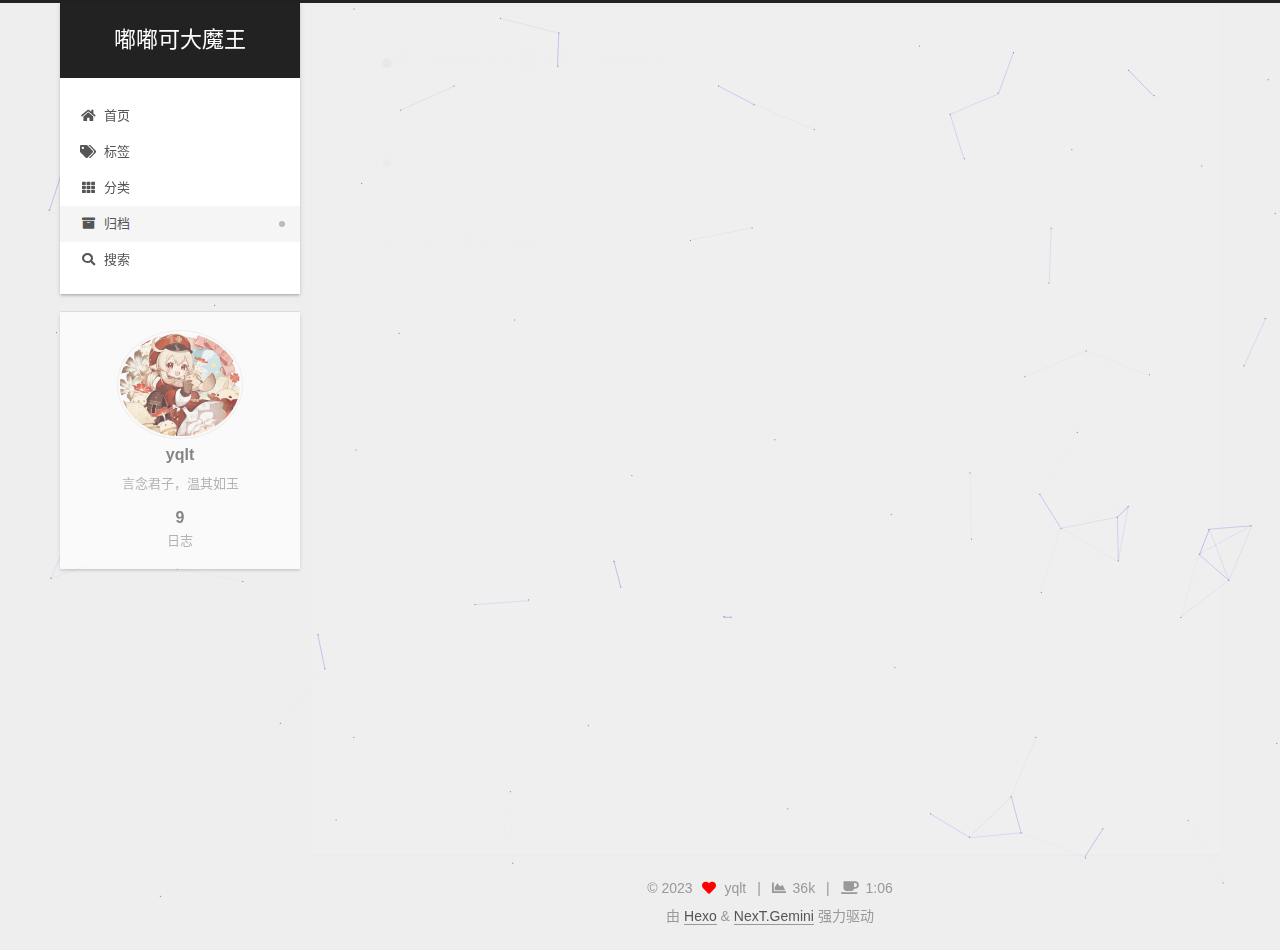
<file: archives/index.html>
<!DOCTYPE html>
<html lang="zh-CN">
<head>
  <meta charset="UTF-8">
<meta name="viewport" content="width=device-width, initial-scale=1, maximum-scale=2">
<meta name="theme-color" content="#222">
<meta name="generator" content="Hexo 6.3.0">
  <link rel="apple-touch-icon" sizes="180x180" href="/images/apple-touch-icon-next.png">
  <link rel="icon" type="image/png" sizes="32x32" href="/images/favicon-32x32-next.png">
  <link rel="icon" type="image/png" sizes="16x16" href="/images/favicon-16x16-next.png">
  <link rel="mask-icon" href="/images/logo.svg" color="#222">

<link rel="stylesheet" href="/css/main.css">


<link rel="stylesheet" href="/lib/font-awesome/css/all.min.css">

<script id="hexo-configurations">
    var NexT = window.NexT || {};
    var CONFIG = {"hostname":"example.com","root":"/","scheme":"Gemini","version":"7.8.0","exturl":false,"sidebar":{"position":"left","display":"post","padding":18,"offset":12,"onmobile":false},"copycode":{"enable":false,"show_result":false,"style":null},"back2top":{"enable":true,"sidebar":false,"scrollpercent":false},"bookmark":{"enable":false,"color":"#222","save":"auto"},"fancybox":false,"mediumzoom":false,"lazyload":false,"pangu":false,"comments":{"style":"tabs","active":null,"storage":true,"lazyload":false,"nav":null},"algolia":{"hits":{"per_page":10},"labels":{"input_placeholder":"Search for Posts","hits_empty":"We didn't find any results for the search: ${query}","hits_stats":"${hits} results found in ${time} ms"}},"localsearch":{"enable":true,"trigger":"auto","top_n_per_article":1,"unescape":false,"preload":false},"motion":{"enable":true,"async":false,"transition":{"post_block":"fadeIn","post_header":"slideDownIn","post_body":"slideDownIn","coll_header":"slideLeftIn","sidebar":"slideUpIn"}},"path":"search.xml"};
  </script>

  <meta name="description" content="言念君子，温其如玉">
<meta property="og:type" content="website">
<meta property="og:title" content="嘟嘟可大魔王">
<meta property="og:url" content="http://example.com/archives/index.html">
<meta property="og:site_name" content="嘟嘟可大魔王">
<meta property="og:description" content="言念君子，温其如玉">
<meta property="og:locale" content="zh_CN">
<meta property="article:author" content="yqlt">
<meta name="twitter:card" content="summary">

<link rel="canonical" href="http://example.com/archives/">


<script id="page-configurations">
  // https://hexo.io/docs/variables.html
  CONFIG.page = {
    sidebar: "",
    isHome : false,
    isPost : false,
    lang   : 'zh-CN'
  };
</script>

  <title>归档 | 嘟嘟可大魔王</title>
  






  <noscript>
  <style>
  .use-motion .brand,
  .use-motion .menu-item,
  .sidebar-inner,
  .use-motion .post-block,
  .use-motion .pagination,
  .use-motion .comments,
  .use-motion .post-header,
  .use-motion .post-body,
  .use-motion .collection-header { opacity: initial; }

  .use-motion .site-title,
  .use-motion .site-subtitle {
    opacity: initial;
    top: initial;
  }

  .use-motion .logo-line-before i { left: initial; }
  .use-motion .logo-line-after i { right: initial; }
  </style>
</noscript>

  
  
</head>

<body itemscope itemtype="http://schema.org/WebPage">
  <div class="container use-motion">
    <div class="headband"></div>

    <header class="header" itemscope itemtype="http://schema.org/WPHeader">
      <div class="header-inner"><div class="site-brand-container">
  <div class="site-nav-toggle">
    <div class="toggle" aria-label="切换导航栏">
      <span class="toggle-line toggle-line-first"></span>
      <span class="toggle-line toggle-line-middle"></span>
      <span class="toggle-line toggle-line-last"></span>
    </div>
  </div>

  <div class="site-meta">

    <a href="/" class="brand" rel="start">
      <span class="logo-line-before"><i></i></span>
      <h1 class="site-title">嘟嘟可大魔王</h1>
      <span class="logo-line-after"><i></i></span>
    </a>
  </div>

  <div class="site-nav-right">
    <div class="toggle popup-trigger">
        <i class="fa fa-search fa-fw fa-lg"></i>
    </div>
  </div>
</div>




<nav class="site-nav">
  <ul id="menu" class="main-menu menu">
        <li class="menu-item menu-item-home">

    <a href="/" rel="section"><i class="fa fa-home fa-fw"></i>首页</a>

  </li>
        <li class="menu-item menu-item-tags">

    <a href="/tags/" rel="section"><i class="fa fa-tags fa-fw"></i>标签</a>

  </li>
        <li class="menu-item menu-item-categories">

    <a href="/categories/" rel="section"><i class="fa fa-th fa-fw"></i>分类</a>

  </li>
        <li class="menu-item menu-item-archives">

    <a href="/archives/" rel="section"><i class="fa fa-archive fa-fw"></i>归档</a>

  </li>
      <li class="menu-item menu-item-search">
        <a role="button" class="popup-trigger"><i class="fa fa-search fa-fw"></i>搜索
        </a>
      </li>
  </ul>
</nav>



  <div class="search-pop-overlay">
    <div class="popup search-popup">
        <div class="search-header">
  <span class="search-icon">
    <i class="fa fa-search"></i>
  </span>
  <div class="search-input-container">
    <input autocomplete="off" autocapitalize="off"
           placeholder="搜索..." spellcheck="false"
           type="search" class="search-input">
  </div>
  <span class="popup-btn-close">
    <i class="fa fa-times-circle"></i>
  </span>
</div>
<div id="search-result">
  <div id="no-result">
    <i class="fa fa-spinner fa-pulse fa-5x fa-fw"></i>
  </div>
</div>

    </div>
  </div>

</div>
    </header>

    
  <div class="back-to-top">
    <i class="fa fa-arrow-up"></i>
    <span>0%</span>
  </div>


    <main class="main">
      <div class="main-inner">
        <div class="content-wrap">
          

          <div class="content archive">
            

  
  
  
  <div class="post-block">
    <div class="posts-collapse">
      <div class="collection-title">
        <span class="collection-header">嗯..! 目前共计 9 篇日志。 继续努力。</span>
      </div>

      
    <div class="collection-year">
      <span class="collection-header">2023</span>
    </div>

  <article itemscope itemtype="http://schema.org/Article">
    <header class="post-header">

      <div class="post-meta">
        <time itemprop="dateCreated"
              datetime="2023-07-07T10:35:29+08:00"
              content="2023-07-07">
          07-07
        </time>
      </div>

      <div class="post-title">
          <a class="post-title-link" href="/2023/07/07/Java%E5%85%AB%E8%82%A1%E6%96%87%EF%BC%88%E6%9E%B6%E6%9E%84%EF%BC%89/" itemprop="url">
            <span itemprop="name">八股文（架构）</span>
          </a>
      </div>

    </header>
  </article>

  <article itemscope itemtype="http://schema.org/Article">
    <header class="post-header">

      <div class="post-meta">
        <time itemprop="dateCreated"
              datetime="2023-03-27T20:12:07+08:00"
              content="2023-03-27">
          03-27
        </time>
      </div>

      <div class="post-title">
          <a class="post-title-link" href="/2023/03/27/%E9%A1%B9%E7%9B%AE%EF%BC%88%E4%B8%AA%E4%BA%BA%E7%94%A8%E6%88%B7%E4%B8%AD%E5%BF%83%EF%BC%89/" itemprop="url">
            <span itemprop="name">未命名</span>
          </a>
      </div>

    </header>
  </article>

  <article itemscope itemtype="http://schema.org/Article">
    <header class="post-header">

      <div class="post-meta">
        <time itemprop="dateCreated"
              datetime="2023-03-18T19:53:09+08:00"
              content="2023-03-18">
          03-18
        </time>
      </div>

      <div class="post-title">
          <a class="post-title-link" href="/2023/03/18/Java%E5%85%AB%E8%82%A1%E6%96%87/" itemprop="url">
            <span itemprop="name">八股文</span>
          </a>
      </div>

    </header>
  </article>

  <article itemscope itemtype="http://schema.org/Article">
    <header class="post-header">

      <div class="post-meta">
        <time itemprop="dateCreated"
              datetime="2023-03-16T17:11:27+08:00"
              content="2023-03-16">
          03-16
        </time>
      </div>

      <div class="post-title">
          <a class="post-title-link" href="/2023/03/16/%E6%90%AD%E5%BB%BA%E4%B8%AA%E4%BA%BA%E5%8D%9A%E5%AE%A2%EF%BC%88hexo+git+github+nodejs%EF%BC%89/" itemprop="url">
            <span itemprop="name">搭建个人博客（血与泪的教训）</span>
          </a>
      </div>

    </header>
  </article>

  <article itemscope itemtype="http://schema.org/Article">
    <header class="post-header">

      <div class="post-meta">
        <time itemprop="dateCreated"
              datetime="2023-03-14T14:27:31+08:00"
              content="2023-03-14">
          03-14
        </time>
      </div>

      <div class="post-title">
          <a class="post-title-link" href="/2023/03/14/%E5%BC%82%E5%B8%B8/" itemprop="url">
            <span itemprop="name">异常</span>
          </a>
      </div>

    </header>
  </article>

  <article itemscope itemtype="http://schema.org/Article">
    <header class="post-header">

      <div class="post-meta">
        <time itemprop="dateCreated"
              datetime="2023-03-14T11:39:10+08:00"
              content="2023-03-14">
          03-14
        </time>
      </div>

      <div class="post-title">
          <a class="post-title-link" href="/2023/03/14/%E9%9B%86%E5%90%88%EF%BC%88Collection%EF%BC%89/" itemprop="url">
            <span itemprop="name">集合（Collection）</span>
          </a>
      </div>

    </header>
  </article>

  <article itemscope itemtype="http://schema.org/Article">
    <header class="post-header">

      <div class="post-meta">
        <time itemprop="dateCreated"
              datetime="2023-03-09T19:41:48+08:00"
              content="2023-03-09">
          03-09
        </time>
      </div>

      <div class="post-title">
          <a class="post-title-link" href="/2023/03/09/new%E6%8E%A5%E5%8F%A3/" itemprop="url">
            <span itemprop="name">new接口？</span>
          </a>
      </div>

    </header>
  </article>

  <article itemscope itemtype="http://schema.org/Article">
    <header class="post-header">

      <div class="post-meta">
        <time itemprop="dateCreated"
              datetime="2023-03-09T19:14:09+08:00"
              content="2023-03-09">
          03-09
        </time>
      </div>

      <div class="post-title">
          <a class="post-title-link" href="/2023/03/09/javaSE%E7%AC%94%E8%AE%B0/" itemprop="url">
            <span itemprop="name">JAVASE基础</span>
          </a>
      </div>

    </header>
  </article>

  <article itemscope itemtype="http://schema.org/Article">
    <header class="post-header">

      <div class="post-meta">
        <time itemprop="dateCreated"
              datetime="2023-03-06T10:31:13+08:00"
              content="2023-03-06">
          03-06
        </time>
      </div>

      <div class="post-title">
          <a class="post-title-link" href="/2023/03/06/hello-world/" itemprop="url">
            <span itemprop="name">Hello World</span>
          </a>
      </div>

    </header>
  </article>


    </div>
  </div>
  
  
  

  



          </div>
          

<script>
  window.addEventListener('tabs:register', () => {
    let { activeClass } = CONFIG.comments;
    if (CONFIG.comments.storage) {
      activeClass = localStorage.getItem('comments_active') || activeClass;
    }
    if (activeClass) {
      let activeTab = document.querySelector(`a[href="#comment-${activeClass}"]`);
      if (activeTab) {
        activeTab.click();
      }
    }
  });
  if (CONFIG.comments.storage) {
    window.addEventListener('tabs:click', event => {
      if (!event.target.matches('.tabs-comment .tab-content .tab-pane')) return;
      let commentClass = event.target.classList[1];
      localStorage.setItem('comments_active', commentClass);
    });
  }
</script>

        </div>
          
  
  <div class="toggle sidebar-toggle">
    <span class="toggle-line toggle-line-first"></span>
    <span class="toggle-line toggle-line-middle"></span>
    <span class="toggle-line toggle-line-last"></span>
  </div>

  <aside class="sidebar">
    <div class="sidebar-inner">

      <ul class="sidebar-nav motion-element">
        <li class="sidebar-nav-toc">
          文章目录
        </li>
        <li class="sidebar-nav-overview">
          站点概览
        </li>
      </ul>

      <!--noindex-->
      <div class="post-toc-wrap sidebar-panel">
      </div>
      <!--/noindex-->

      <div class="site-overview-wrap sidebar-panel">
        <div class="site-author motion-element" itemprop="author" itemscope itemtype="http://schema.org/Person">
    <img class="site-author-image" itemprop="image" alt="yqlt"
      src="/images/avatar.png">
  <p class="site-author-name" itemprop="name">yqlt</p>
  <div class="site-description" itemprop="description">言念君子，温其如玉</div>
</div>
<div class="site-state-wrap motion-element">
  <nav class="site-state">
      <div class="site-state-item site-state-posts">
          <a href="/archives/">
        
          <span class="site-state-item-count">9</span>
          <span class="site-state-item-name">日志</span>
        </a>
      </div>
  </nav>
</div>



      </div>

    </div>
  </aside>
  <div id="sidebar-dimmer"></div>


      </div>
    </main>

    <footer class="footer">
      <div class="footer-inner">
        

        

<div class="copyright">
  
  &copy; 
  <span itemprop="copyrightYear">2023</span>
  <span class="with-love">
    <i class="fa fa-heart"></i>
  </span>
  <span class="author" itemprop="copyrightHolder">yqlt</span>
    <span class="post-meta-divider">|</span>
    <span class="post-meta-item-icon">
      <i class="fa fa-chart-area"></i>
    </span>
    <span title="站点总字数">36k</span>
    <span class="post-meta-divider">|</span>
    <span class="post-meta-item-icon">
      <i class="fa fa-coffee"></i>
    </span>
    <span title="站点阅读时长">1:06</span>
</div>
  <div class="powered-by">由 <a href="https://hexo.io/" class="theme-link" rel="noopener" target="_blank">Hexo</a> & <a href="https://theme-next.org/" class="theme-link" rel="noopener" target="_blank">NexT.Gemini</a> 强力驱动
  </div>

        








      </div>
    </footer>
  </div>

  
  
  <script color='0,0,255' opacity='0.5' zIndex='-1' count='99' src="/lib/canvas-nest/canvas-nest.min.js"></script>
  <script src="/lib/anime.min.js"></script>
  <script src="/lib/velocity/velocity.min.js"></script>
  <script src="/lib/velocity/velocity.ui.min.js"></script>

<script src="/js/utils.js"></script>

<script src="/js/motion.js"></script>


<script src="/js/schemes/pisces.js"></script>


<script src="/js/next-boot.js"></script>




  




  
<script src="/js/local-search.js"></script>













  

  
  

  
  <script type="text/javascript" src="/js/my_js/clicklove.js"></script>
</body>
</html>
</file>
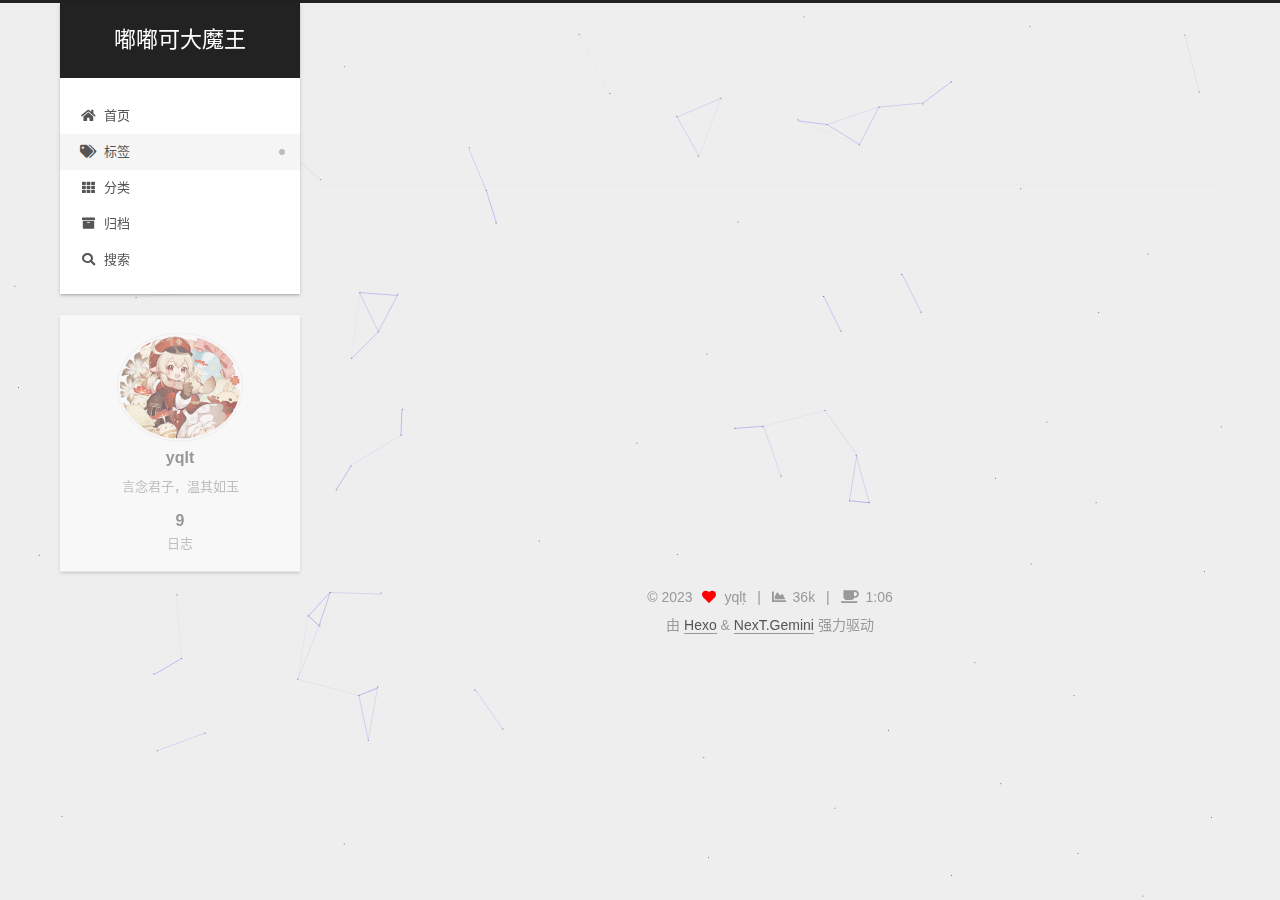
<file: tags/index.html>
<!DOCTYPE html>
<html lang="zh-CN">
<head>
  <meta charset="UTF-8">
<meta name="viewport" content="width=device-width, initial-scale=1, maximum-scale=2">
<meta name="theme-color" content="#222">
<meta name="generator" content="Hexo 6.3.0">
  <link rel="apple-touch-icon" sizes="180x180" href="/images/apple-touch-icon-next.png">
  <link rel="icon" type="image/png" sizes="32x32" href="/images/favicon-32x32-next.png">
  <link rel="icon" type="image/png" sizes="16x16" href="/images/favicon-16x16-next.png">
  <link rel="mask-icon" href="/images/logo.svg" color="#222">

<link rel="stylesheet" href="/css/main.css">


<link rel="stylesheet" href="/lib/font-awesome/css/all.min.css">

<script id="hexo-configurations">
    var NexT = window.NexT || {};
    var CONFIG = {"hostname":"example.com","root":"/","scheme":"Gemini","version":"7.8.0","exturl":false,"sidebar":{"position":"left","display":"post","padding":18,"offset":12,"onmobile":false},"copycode":{"enable":false,"show_result":false,"style":null},"back2top":{"enable":true,"sidebar":false,"scrollpercent":false},"bookmark":{"enable":false,"color":"#222","save":"auto"},"fancybox":false,"mediumzoom":false,"lazyload":false,"pangu":false,"comments":{"style":"tabs","active":null,"storage":true,"lazyload":false,"nav":null},"algolia":{"hits":{"per_page":10},"labels":{"input_placeholder":"Search for Posts","hits_empty":"We didn't find any results for the search: ${query}","hits_stats":"${hits} results found in ${time} ms"}},"localsearch":{"enable":true,"trigger":"auto","top_n_per_article":1,"unescape":false,"preload":false},"motion":{"enable":true,"async":false,"transition":{"post_block":"fadeIn","post_header":"slideDownIn","post_body":"slideDownIn","coll_header":"slideLeftIn","sidebar":"slideUpIn"}},"path":"search.xml"};
  </script>

  <meta name="description" content="言念君子，温其如玉">
<meta property="og:type" content="website">
<meta property="og:title" content="tags">
<meta property="og:url" content="http://example.com/tags/index.html">
<meta property="og:site_name" content="嘟嘟可大魔王">
<meta property="og:description" content="言念君子，温其如玉">
<meta property="og:locale" content="zh_CN">
<meta property="article:published_time" content="2023-07-06T01:09:06.000Z">
<meta property="article:modified_time" content="2023-07-06T01:09:35.735Z">
<meta property="article:author" content="yqlt">
<meta name="twitter:card" content="summary">

<link rel="canonical" href="http://example.com/tags/">


<script id="page-configurations">
  // https://hexo.io/docs/variables.html
  CONFIG.page = {
    sidebar: "",
    isHome : false,
    isPost : false,
    lang   : 'zh-CN'
  };
</script>

  <title>tags | 嘟嘟可大魔王
</title>
  






  <noscript>
  <style>
  .use-motion .brand,
  .use-motion .menu-item,
  .sidebar-inner,
  .use-motion .post-block,
  .use-motion .pagination,
  .use-motion .comments,
  .use-motion .post-header,
  .use-motion .post-body,
  .use-motion .collection-header { opacity: initial; }

  .use-motion .site-title,
  .use-motion .site-subtitle {
    opacity: initial;
    top: initial;
  }

  .use-motion .logo-line-before i { left: initial; }
  .use-motion .logo-line-after i { right: initial; }
  </style>
</noscript>

  
  
</head>

<body itemscope itemtype="http://schema.org/WebPage">
  <div class="container use-motion">
    <div class="headband"></div>

    <header class="header" itemscope itemtype="http://schema.org/WPHeader">
      <div class="header-inner"><div class="site-brand-container">
  <div class="site-nav-toggle">
    <div class="toggle" aria-label="切换导航栏">
      <span class="toggle-line toggle-line-first"></span>
      <span class="toggle-line toggle-line-middle"></span>
      <span class="toggle-line toggle-line-last"></span>
    </div>
  </div>

  <div class="site-meta">

    <a href="/" class="brand" rel="start">
      <span class="logo-line-before"><i></i></span>
      <h1 class="site-title">嘟嘟可大魔王</h1>
      <span class="logo-line-after"><i></i></span>
    </a>
  </div>

  <div class="site-nav-right">
    <div class="toggle popup-trigger">
        <i class="fa fa-search fa-fw fa-lg"></i>
    </div>
  </div>
</div>




<nav class="site-nav">
  <ul id="menu" class="main-menu menu">
        <li class="menu-item menu-item-home">

    <a href="/" rel="section"><i class="fa fa-home fa-fw"></i>首页</a>

  </li>
        <li class="menu-item menu-item-tags">

    <a href="/tags/" rel="section"><i class="fa fa-tags fa-fw"></i>标签</a>

  </li>
        <li class="menu-item menu-item-categories">

    <a href="/categories/" rel="section"><i class="fa fa-th fa-fw"></i>分类</a>

  </li>
        <li class="menu-item menu-item-archives">

    <a href="/archives/" rel="section"><i class="fa fa-archive fa-fw"></i>归档</a>

  </li>
      <li class="menu-item menu-item-search">
        <a role="button" class="popup-trigger"><i class="fa fa-search fa-fw"></i>搜索
        </a>
      </li>
  </ul>
</nav>



  <div class="search-pop-overlay">
    <div class="popup search-popup">
        <div class="search-header">
  <span class="search-icon">
    <i class="fa fa-search"></i>
  </span>
  <div class="search-input-container">
    <input autocomplete="off" autocapitalize="off"
           placeholder="搜索..." spellcheck="false"
           type="search" class="search-input">
  </div>
  <span class="popup-btn-close">
    <i class="fa fa-times-circle"></i>
  </span>
</div>
<div id="search-result">
  <div id="no-result">
    <i class="fa fa-spinner fa-pulse fa-5x fa-fw"></i>
  </div>
</div>

    </div>
  </div>

</div>
    </header>

    
  <div class="back-to-top">
    <i class="fa fa-arrow-up"></i>
    <span>0%</span>
  </div>


    <main class="main">
      <div class="main-inner">
        <div class="content-wrap">
          
  
  

          <div class="content page posts-expand">
            

    
    
    
    <div class="post-block" lang="zh-CN">
      <header class="post-header">

<h1 class="post-title" itemprop="name headline">tags
</h1>

<div class="post-meta">
  

</div>

</header>

      
      
      
      <div class="post-body">
          
      </div>
      
      
      
    </div>
    

    
    
    


          </div>
          

<script>
  window.addEventListener('tabs:register', () => {
    let { activeClass } = CONFIG.comments;
    if (CONFIG.comments.storage) {
      activeClass = localStorage.getItem('comments_active') || activeClass;
    }
    if (activeClass) {
      let activeTab = document.querySelector(`a[href="#comment-${activeClass}"]`);
      if (activeTab) {
        activeTab.click();
      }
    }
  });
  if (CONFIG.comments.storage) {
    window.addEventListener('tabs:click', event => {
      if (!event.target.matches('.tabs-comment .tab-content .tab-pane')) return;
      let commentClass = event.target.classList[1];
      localStorage.setItem('comments_active', commentClass);
    });
  }
</script>

        </div>
          
  
  <div class="toggle sidebar-toggle">
    <span class="toggle-line toggle-line-first"></span>
    <span class="toggle-line toggle-line-middle"></span>
    <span class="toggle-line toggle-line-last"></span>
  </div>

  <aside class="sidebar">
    <div class="sidebar-inner">

      <ul class="sidebar-nav motion-element">
        <li class="sidebar-nav-toc">
          文章目录
        </li>
        <li class="sidebar-nav-overview">
          站点概览
        </li>
      </ul>

      <!--noindex-->
      <div class="post-toc-wrap sidebar-panel">
      </div>
      <!--/noindex-->

      <div class="site-overview-wrap sidebar-panel">
        <div class="site-author motion-element" itemprop="author" itemscope itemtype="http://schema.org/Person">
    <img class="site-author-image" itemprop="image" alt="yqlt"
      src="/images/avatar.png">
  <p class="site-author-name" itemprop="name">yqlt</p>
  <div class="site-description" itemprop="description">言念君子，温其如玉</div>
</div>
<div class="site-state-wrap motion-element">
  <nav class="site-state">
      <div class="site-state-item site-state-posts">
          <a href="/archives/">
        
          <span class="site-state-item-count">9</span>
          <span class="site-state-item-name">日志</span>
        </a>
      </div>
  </nav>
</div>



      </div>

    </div>
  </aside>
  <div id="sidebar-dimmer"></div>


      </div>
    </main>

    <footer class="footer">
      <div class="footer-inner">
        

        

<div class="copyright">
  
  &copy; 
  <span itemprop="copyrightYear">2023</span>
  <span class="with-love">
    <i class="fa fa-heart"></i>
  </span>
  <span class="author" itemprop="copyrightHolder">yqlt</span>
    <span class="post-meta-divider">|</span>
    <span class="post-meta-item-icon">
      <i class="fa fa-chart-area"></i>
    </span>
    <span title="站点总字数">36k</span>
    <span class="post-meta-divider">|</span>
    <span class="post-meta-item-icon">
      <i class="fa fa-coffee"></i>
    </span>
    <span title="站点阅读时长">1:06</span>
</div>
  <div class="powered-by">由 <a href="https://hexo.io/" class="theme-link" rel="noopener" target="_blank">Hexo</a> & <a href="https://theme-next.org/" class="theme-link" rel="noopener" target="_blank">NexT.Gemini</a> 强力驱动
  </div>

        








      </div>
    </footer>
  </div>

  
  
  <script color='0,0,255' opacity='0.5' zIndex='-1' count='99' src="/lib/canvas-nest/canvas-nest.min.js"></script>
  <script src="/lib/anime.min.js"></script>
  <script src="/lib/velocity/velocity.min.js"></script>
  <script src="/lib/velocity/velocity.ui.min.js"></script>

<script src="/js/utils.js"></script>

<script src="/js/motion.js"></script>


<script src="/js/schemes/pisces.js"></script>


<script src="/js/next-boot.js"></script>




  




  
<script src="/js/local-search.js"></script>













  

  
  

  
  <script type="text/javascript" src="/js/my_js/clicklove.js"></script>
</body>
</html>
</file>
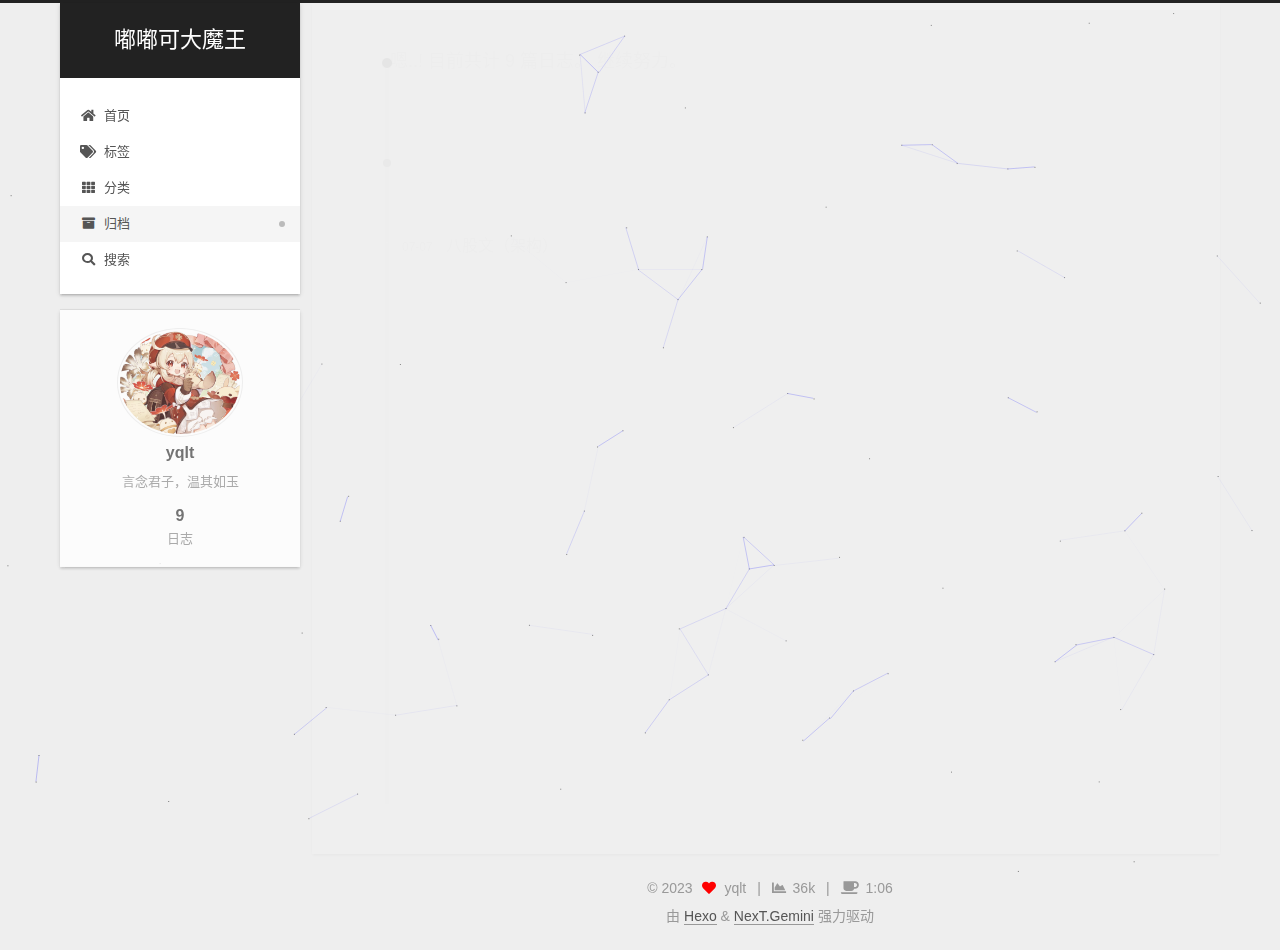
<file: archives/2023/index.html>
<!DOCTYPE html>
<html lang="zh-CN">
<head>
  <meta charset="UTF-8">
<meta name="viewport" content="width=device-width, initial-scale=1, maximum-scale=2">
<meta name="theme-color" content="#222">
<meta name="generator" content="Hexo 6.3.0">
  <link rel="apple-touch-icon" sizes="180x180" href="/images/apple-touch-icon-next.png">
  <link rel="icon" type="image/png" sizes="32x32" href="/images/favicon-32x32-next.png">
  <link rel="icon" type="image/png" sizes="16x16" href="/images/favicon-16x16-next.png">
  <link rel="mask-icon" href="/images/logo.svg" color="#222">

<link rel="stylesheet" href="/css/main.css">


<link rel="stylesheet" href="/lib/font-awesome/css/all.min.css">

<script id="hexo-configurations">
    var NexT = window.NexT || {};
    var CONFIG = {"hostname":"example.com","root":"/","scheme":"Gemini","version":"7.8.0","exturl":false,"sidebar":{"position":"left","display":"post","padding":18,"offset":12,"onmobile":false},"copycode":{"enable":false,"show_result":false,"style":null},"back2top":{"enable":true,"sidebar":false,"scrollpercent":false},"bookmark":{"enable":false,"color":"#222","save":"auto"},"fancybox":false,"mediumzoom":false,"lazyload":false,"pangu":false,"comments":{"style":"tabs","active":null,"storage":true,"lazyload":false,"nav":null},"algolia":{"hits":{"per_page":10},"labels":{"input_placeholder":"Search for Posts","hits_empty":"We didn't find any results for the search: ${query}","hits_stats":"${hits} results found in ${time} ms"}},"localsearch":{"enable":true,"trigger":"auto","top_n_per_article":1,"unescape":false,"preload":false},"motion":{"enable":true,"async":false,"transition":{"post_block":"fadeIn","post_header":"slideDownIn","post_body":"slideDownIn","coll_header":"slideLeftIn","sidebar":"slideUpIn"}},"path":"search.xml"};
  </script>

  <meta name="description" content="言念君子，温其如玉">
<meta property="og:type" content="website">
<meta property="og:title" content="嘟嘟可大魔王">
<meta property="og:url" content="http://example.com/archives/2023/index.html">
<meta property="og:site_name" content="嘟嘟可大魔王">
<meta property="og:description" content="言念君子，温其如玉">
<meta property="og:locale" content="zh_CN">
<meta property="article:author" content="yqlt">
<meta name="twitter:card" content="summary">

<link rel="canonical" href="http://example.com/archives/2023/">


<script id="page-configurations">
  // https://hexo.io/docs/variables.html
  CONFIG.page = {
    sidebar: "",
    isHome : false,
    isPost : false,
    lang   : 'zh-CN'
  };
</script>

  <title>归档 | 嘟嘟可大魔王</title>
  






  <noscript>
  <style>
  .use-motion .brand,
  .use-motion .menu-item,
  .sidebar-inner,
  .use-motion .post-block,
  .use-motion .pagination,
  .use-motion .comments,
  .use-motion .post-header,
  .use-motion .post-body,
  .use-motion .collection-header { opacity: initial; }

  .use-motion .site-title,
  .use-motion .site-subtitle {
    opacity: initial;
    top: initial;
  }

  .use-motion .logo-line-before i { left: initial; }
  .use-motion .logo-line-after i { right: initial; }
  </style>
</noscript>

  
  
</head>

<body itemscope itemtype="http://schema.org/WebPage">
  <div class="container use-motion">
    <div class="headband"></div>

    <header class="header" itemscope itemtype="http://schema.org/WPHeader">
      <div class="header-inner"><div class="site-brand-container">
  <div class="site-nav-toggle">
    <div class="toggle" aria-label="切换导航栏">
      <span class="toggle-line toggle-line-first"></span>
      <span class="toggle-line toggle-line-middle"></span>
      <span class="toggle-line toggle-line-last"></span>
    </div>
  </div>

  <div class="site-meta">

    <a href="/" class="brand" rel="start">
      <span class="logo-line-before"><i></i></span>
      <h1 class="site-title">嘟嘟可大魔王</h1>
      <span class="logo-line-after"><i></i></span>
    </a>
  </div>

  <div class="site-nav-right">
    <div class="toggle popup-trigger">
        <i class="fa fa-search fa-fw fa-lg"></i>
    </div>
  </div>
</div>




<nav class="site-nav">
  <ul id="menu" class="main-menu menu">
        <li class="menu-item menu-item-home">

    <a href="/" rel="section"><i class="fa fa-home fa-fw"></i>首页</a>

  </li>
        <li class="menu-item menu-item-tags">

    <a href="/tags/" rel="section"><i class="fa fa-tags fa-fw"></i>标签</a>

  </li>
        <li class="menu-item menu-item-categories">

    <a href="/categories/" rel="section"><i class="fa fa-th fa-fw"></i>分类</a>

  </li>
        <li class="menu-item menu-item-archives">

    <a href="/archives/" rel="section"><i class="fa fa-archive fa-fw"></i>归档</a>

  </li>
      <li class="menu-item menu-item-search">
        <a role="button" class="popup-trigger"><i class="fa fa-search fa-fw"></i>搜索
        </a>
      </li>
  </ul>
</nav>



  <div class="search-pop-overlay">
    <div class="popup search-popup">
        <div class="search-header">
  <span class="search-icon">
    <i class="fa fa-search"></i>
  </span>
  <div class="search-input-container">
    <input autocomplete="off" autocapitalize="off"
           placeholder="搜索..." spellcheck="false"
           type="search" class="search-input">
  </div>
  <span class="popup-btn-close">
    <i class="fa fa-times-circle"></i>
  </span>
</div>
<div id="search-result">
  <div id="no-result">
    <i class="fa fa-spinner fa-pulse fa-5x fa-fw"></i>
  </div>
</div>

    </div>
  </div>

</div>
    </header>

    
  <div class="back-to-top">
    <i class="fa fa-arrow-up"></i>
    <span>0%</span>
  </div>


    <main class="main">
      <div class="main-inner">
        <div class="content-wrap">
          

          <div class="content archive">
            

  
  
  
  <div class="post-block">
    <div class="posts-collapse">
      <div class="collection-title">
        <span class="collection-header">嗯..! 目前共计 9 篇日志。 继续努力。</span>
      </div>

      
    <div class="collection-year">
      <span class="collection-header">2023</span>
    </div>

  <article itemscope itemtype="http://schema.org/Article">
    <header class="post-header">

      <div class="post-meta">
        <time itemprop="dateCreated"
              datetime="2023-07-07T10:35:29+08:00"
              content="2023-07-07">
          07-07
        </time>
      </div>

      <div class="post-title">
          <a class="post-title-link" href="/2023/07/07/Java%E5%85%AB%E8%82%A1%E6%96%87%EF%BC%88%E6%9E%B6%E6%9E%84%EF%BC%89/" itemprop="url">
            <span itemprop="name">八股文（架构）</span>
          </a>
      </div>

    </header>
  </article>

  <article itemscope itemtype="http://schema.org/Article">
    <header class="post-header">

      <div class="post-meta">
        <time itemprop="dateCreated"
              datetime="2023-03-27T20:12:07+08:00"
              content="2023-03-27">
          03-27
        </time>
      </div>

      <div class="post-title">
          <a class="post-title-link" href="/2023/03/27/%E9%A1%B9%E7%9B%AE%EF%BC%88%E4%B8%AA%E4%BA%BA%E7%94%A8%E6%88%B7%E4%B8%AD%E5%BF%83%EF%BC%89/" itemprop="url">
            <span itemprop="name">未命名</span>
          </a>
      </div>

    </header>
  </article>

  <article itemscope itemtype="http://schema.org/Article">
    <header class="post-header">

      <div class="post-meta">
        <time itemprop="dateCreated"
              datetime="2023-03-18T19:53:09+08:00"
              content="2023-03-18">
          03-18
        </time>
      </div>

      <div class="post-title">
          <a class="post-title-link" href="/2023/03/18/Java%E5%85%AB%E8%82%A1%E6%96%87/" itemprop="url">
            <span itemprop="name">八股文</span>
          </a>
      </div>

    </header>
  </article>

  <article itemscope itemtype="http://schema.org/Article">
    <header class="post-header">

      <div class="post-meta">
        <time itemprop="dateCreated"
              datetime="2023-03-16T17:11:27+08:00"
              content="2023-03-16">
          03-16
        </time>
      </div>

      <div class="post-title">
          <a class="post-title-link" href="/2023/03/16/%E6%90%AD%E5%BB%BA%E4%B8%AA%E4%BA%BA%E5%8D%9A%E5%AE%A2%EF%BC%88hexo+git+github+nodejs%EF%BC%89/" itemprop="url">
            <span itemprop="name">搭建个人博客（血与泪的教训）</span>
          </a>
      </div>

    </header>
  </article>

  <article itemscope itemtype="http://schema.org/Article">
    <header class="post-header">

      <div class="post-meta">
        <time itemprop="dateCreated"
              datetime="2023-03-14T14:27:31+08:00"
              content="2023-03-14">
          03-14
        </time>
      </div>

      <div class="post-title">
          <a class="post-title-link" href="/2023/03/14/%E5%BC%82%E5%B8%B8/" itemprop="url">
            <span itemprop="name">异常</span>
          </a>
      </div>

    </header>
  </article>

  <article itemscope itemtype="http://schema.org/Article">
    <header class="post-header">

      <div class="post-meta">
        <time itemprop="dateCreated"
              datetime="2023-03-14T11:39:10+08:00"
              content="2023-03-14">
          03-14
        </time>
      </div>

      <div class="post-title">
          <a class="post-title-link" href="/2023/03/14/%E9%9B%86%E5%90%88%EF%BC%88Collection%EF%BC%89/" itemprop="url">
            <span itemprop="name">集合（Collection）</span>
          </a>
      </div>

    </header>
  </article>

  <article itemscope itemtype="http://schema.org/Article">
    <header class="post-header">

      <div class="post-meta">
        <time itemprop="dateCreated"
              datetime="2023-03-09T19:41:48+08:00"
              content="2023-03-09">
          03-09
        </time>
      </div>

      <div class="post-title">
          <a class="post-title-link" href="/2023/03/09/new%E6%8E%A5%E5%8F%A3/" itemprop="url">
            <span itemprop="name">new接口？</span>
          </a>
      </div>

    </header>
  </article>

  <article itemscope itemtype="http://schema.org/Article">
    <header class="post-header">

      <div class="post-meta">
        <time itemprop="dateCreated"
              datetime="2023-03-09T19:14:09+08:00"
              content="2023-03-09">
          03-09
        </time>
      </div>

      <div class="post-title">
          <a class="post-title-link" href="/2023/03/09/javaSE%E7%AC%94%E8%AE%B0/" itemprop="url">
            <span itemprop="name">JAVASE基础</span>
          </a>
      </div>

    </header>
  </article>

  <article itemscope itemtype="http://schema.org/Article">
    <header class="post-header">

      <div class="post-meta">
        <time itemprop="dateCreated"
              datetime="2023-03-06T10:31:13+08:00"
              content="2023-03-06">
          03-06
        </time>
      </div>

      <div class="post-title">
          <a class="post-title-link" href="/2023/03/06/hello-world/" itemprop="url">
            <span itemprop="name">Hello World</span>
          </a>
      </div>

    </header>
  </article>


    </div>
  </div>
  
  
  

  



          </div>
          

<script>
  window.addEventListener('tabs:register', () => {
    let { activeClass } = CONFIG.comments;
    if (CONFIG.comments.storage) {
      activeClass = localStorage.getItem('comments_active') || activeClass;
    }
    if (activeClass) {
      let activeTab = document.querySelector(`a[href="#comment-${activeClass}"]`);
      if (activeTab) {
        activeTab.click();
      }
    }
  });
  if (CONFIG.comments.storage) {
    window.addEventListener('tabs:click', event => {
      if (!event.target.matches('.tabs-comment .tab-content .tab-pane')) return;
      let commentClass = event.target.classList[1];
      localStorage.setItem('comments_active', commentClass);
    });
  }
</script>

        </div>
          
  
  <div class="toggle sidebar-toggle">
    <span class="toggle-line toggle-line-first"></span>
    <span class="toggle-line toggle-line-middle"></span>
    <span class="toggle-line toggle-line-last"></span>
  </div>

  <aside class="sidebar">
    <div class="sidebar-inner">

      <ul class="sidebar-nav motion-element">
        <li class="sidebar-nav-toc">
          文章目录
        </li>
        <li class="sidebar-nav-overview">
          站点概览
        </li>
      </ul>

      <!--noindex-->
      <div class="post-toc-wrap sidebar-panel">
      </div>
      <!--/noindex-->

      <div class="site-overview-wrap sidebar-panel">
        <div class="site-author motion-element" itemprop="author" itemscope itemtype="http://schema.org/Person">
    <img class="site-author-image" itemprop="image" alt="yqlt"
      src="/images/avatar.png">
  <p class="site-author-name" itemprop="name">yqlt</p>
  <div class="site-description" itemprop="description">言念君子，温其如玉</div>
</div>
<div class="site-state-wrap motion-element">
  <nav class="site-state">
      <div class="site-state-item site-state-posts">
          <a href="/archives/">
        
          <span class="site-state-item-count">9</span>
          <span class="site-state-item-name">日志</span>
        </a>
      </div>
  </nav>
</div>



      </div>

    </div>
  </aside>
  <div id="sidebar-dimmer"></div>


      </div>
    </main>

    <footer class="footer">
      <div class="footer-inner">
        

        

<div class="copyright">
  
  &copy; 
  <span itemprop="copyrightYear">2023</span>
  <span class="with-love">
    <i class="fa fa-heart"></i>
  </span>
  <span class="author" itemprop="copyrightHolder">yqlt</span>
    <span class="post-meta-divider">|</span>
    <span class="post-meta-item-icon">
      <i class="fa fa-chart-area"></i>
    </span>
    <span title="站点总字数">36k</span>
    <span class="post-meta-divider">|</span>
    <span class="post-meta-item-icon">
      <i class="fa fa-coffee"></i>
    </span>
    <span title="站点阅读时长">1:06</span>
</div>
  <div class="powered-by">由 <a href="https://hexo.io/" class="theme-link" rel="noopener" target="_blank">Hexo</a> & <a href="https://theme-next.org/" class="theme-link" rel="noopener" target="_blank">NexT.Gemini</a> 强力驱动
  </div>

        








      </div>
    </footer>
  </div>

  
  
  <script color='0,0,255' opacity='0.5' zIndex='-1' count='99' src="/lib/canvas-nest/canvas-nest.min.js"></script>
  <script src="/lib/anime.min.js"></script>
  <script src="/lib/velocity/velocity.min.js"></script>
  <script src="/lib/velocity/velocity.ui.min.js"></script>

<script src="/js/utils.js"></script>

<script src="/js/motion.js"></script>


<script src="/js/schemes/pisces.js"></script>


<script src="/js/next-boot.js"></script>




  




  
<script src="/js/local-search.js"></script>













  

  
  

  
  <script type="text/javascript" src="/js/my_js/clicklove.js"></script>
</body>
</html>
</file>
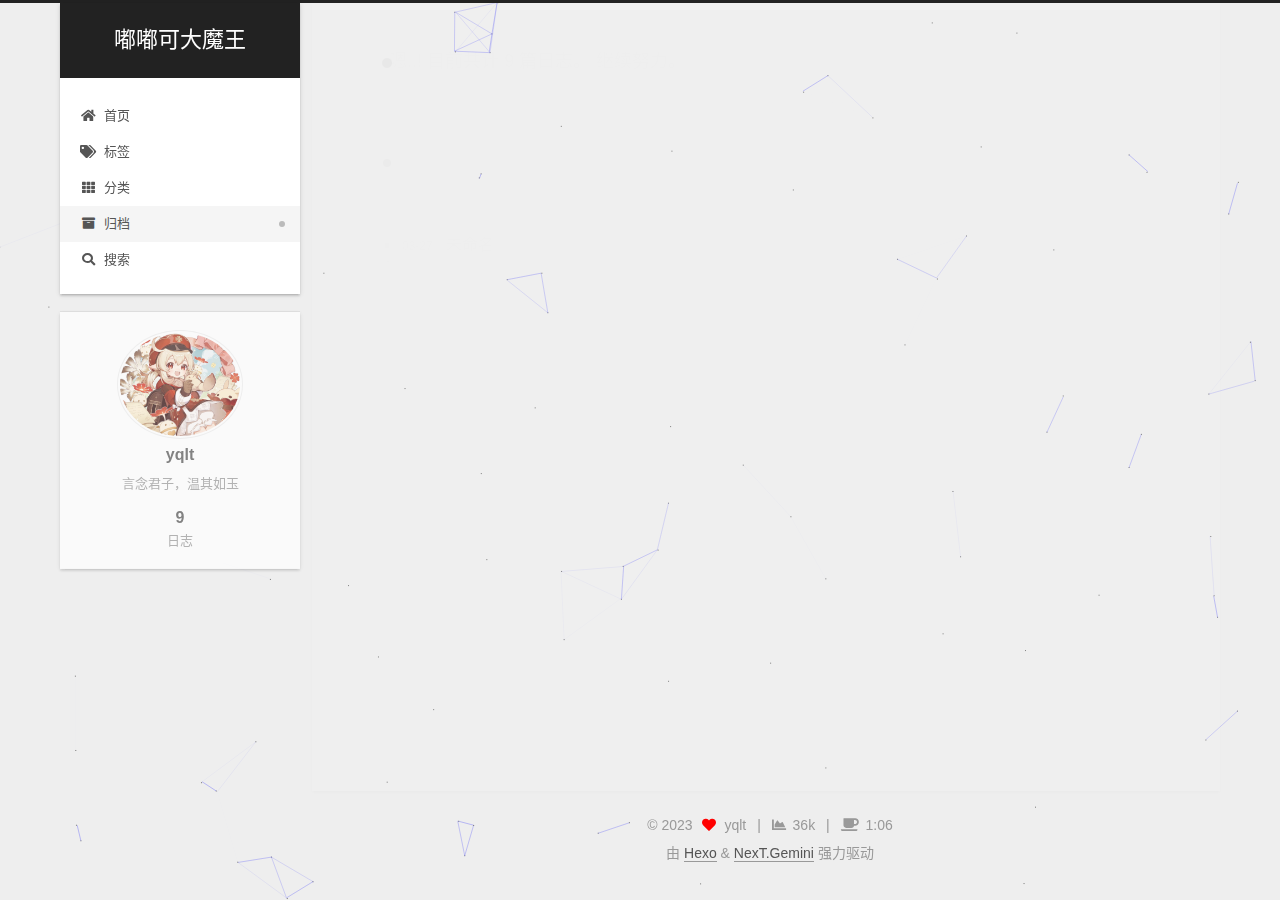
<file: archives/2023/03/index.html>
<!DOCTYPE html>
<html lang="zh-CN">
<head>
  <meta charset="UTF-8">
<meta name="viewport" content="width=device-width, initial-scale=1, maximum-scale=2">
<meta name="theme-color" content="#222">
<meta name="generator" content="Hexo 6.3.0">
  <link rel="apple-touch-icon" sizes="180x180" href="/images/apple-touch-icon-next.png">
  <link rel="icon" type="image/png" sizes="32x32" href="/images/favicon-32x32-next.png">
  <link rel="icon" type="image/png" sizes="16x16" href="/images/favicon-16x16-next.png">
  <link rel="mask-icon" href="/images/logo.svg" color="#222">

<link rel="stylesheet" href="/css/main.css">


<link rel="stylesheet" href="/lib/font-awesome/css/all.min.css">

<script id="hexo-configurations">
    var NexT = window.NexT || {};
    var CONFIG = {"hostname":"example.com","root":"/","scheme":"Gemini","version":"7.8.0","exturl":false,"sidebar":{"position":"left","display":"post","padding":18,"offset":12,"onmobile":false},"copycode":{"enable":false,"show_result":false,"style":null},"back2top":{"enable":true,"sidebar":false,"scrollpercent":false},"bookmark":{"enable":false,"color":"#222","save":"auto"},"fancybox":false,"mediumzoom":false,"lazyload":false,"pangu":false,"comments":{"style":"tabs","active":null,"storage":true,"lazyload":false,"nav":null},"algolia":{"hits":{"per_page":10},"labels":{"input_placeholder":"Search for Posts","hits_empty":"We didn't find any results for the search: ${query}","hits_stats":"${hits} results found in ${time} ms"}},"localsearch":{"enable":true,"trigger":"auto","top_n_per_article":1,"unescape":false,"preload":false},"motion":{"enable":true,"async":false,"transition":{"post_block":"fadeIn","post_header":"slideDownIn","post_body":"slideDownIn","coll_header":"slideLeftIn","sidebar":"slideUpIn"}},"path":"search.xml"};
  </script>

  <meta name="description" content="言念君子，温其如玉">
<meta property="og:type" content="website">
<meta property="og:title" content="嘟嘟可大魔王">
<meta property="og:url" content="http://example.com/archives/2023/03/index.html">
<meta property="og:site_name" content="嘟嘟可大魔王">
<meta property="og:description" content="言念君子，温其如玉">
<meta property="og:locale" content="zh_CN">
<meta property="article:author" content="yqlt">
<meta name="twitter:card" content="summary">

<link rel="canonical" href="http://example.com/archives/2023/03/">


<script id="page-configurations">
  // https://hexo.io/docs/variables.html
  CONFIG.page = {
    sidebar: "",
    isHome : false,
    isPost : false,
    lang   : 'zh-CN'
  };
</script>

  <title>归档 | 嘟嘟可大魔王</title>
  






  <noscript>
  <style>
  .use-motion .brand,
  .use-motion .menu-item,
  .sidebar-inner,
  .use-motion .post-block,
  .use-motion .pagination,
  .use-motion .comments,
  .use-motion .post-header,
  .use-motion .post-body,
  .use-motion .collection-header { opacity: initial; }

  .use-motion .site-title,
  .use-motion .site-subtitle {
    opacity: initial;
    top: initial;
  }

  .use-motion .logo-line-before i { left: initial; }
  .use-motion .logo-line-after i { right: initial; }
  </style>
</noscript>

  
  
</head>

<body itemscope itemtype="http://schema.org/WebPage">
  <div class="container use-motion">
    <div class="headband"></div>

    <header class="header" itemscope itemtype="http://schema.org/WPHeader">
      <div class="header-inner"><div class="site-brand-container">
  <div class="site-nav-toggle">
    <div class="toggle" aria-label="切换导航栏">
      <span class="toggle-line toggle-line-first"></span>
      <span class="toggle-line toggle-line-middle"></span>
      <span class="toggle-line toggle-line-last"></span>
    </div>
  </div>

  <div class="site-meta">

    <a href="/" class="brand" rel="start">
      <span class="logo-line-before"><i></i></span>
      <h1 class="site-title">嘟嘟可大魔王</h1>
      <span class="logo-line-after"><i></i></span>
    </a>
  </div>

  <div class="site-nav-right">
    <div class="toggle popup-trigger">
        <i class="fa fa-search fa-fw fa-lg"></i>
    </div>
  </div>
</div>




<nav class="site-nav">
  <ul id="menu" class="main-menu menu">
        <li class="menu-item menu-item-home">

    <a href="/" rel="section"><i class="fa fa-home fa-fw"></i>首页</a>

  </li>
        <li class="menu-item menu-item-tags">

    <a href="/tags/" rel="section"><i class="fa fa-tags fa-fw"></i>标签</a>

  </li>
        <li class="menu-item menu-item-categories">

    <a href="/categories/" rel="section"><i class="fa fa-th fa-fw"></i>分类</a>

  </li>
        <li class="menu-item menu-item-archives">

    <a href="/archives/" rel="section"><i class="fa fa-archive fa-fw"></i>归档</a>

  </li>
      <li class="menu-item menu-item-search">
        <a role="button" class="popup-trigger"><i class="fa fa-search fa-fw"></i>搜索
        </a>
      </li>
  </ul>
</nav>



  <div class="search-pop-overlay">
    <div class="popup search-popup">
        <div class="search-header">
  <span class="search-icon">
    <i class="fa fa-search"></i>
  </span>
  <div class="search-input-container">
    <input autocomplete="off" autocapitalize="off"
           placeholder="搜索..." spellcheck="false"
           type="search" class="search-input">
  </div>
  <span class="popup-btn-close">
    <i class="fa fa-times-circle"></i>
  </span>
</div>
<div id="search-result">
  <div id="no-result">
    <i class="fa fa-spinner fa-pulse fa-5x fa-fw"></i>
  </div>
</div>

    </div>
  </div>

</div>
    </header>

    
  <div class="back-to-top">
    <i class="fa fa-arrow-up"></i>
    <span>0%</span>
  </div>


    <main class="main">
      <div class="main-inner">
        <div class="content-wrap">
          

          <div class="content archive">
            

  
  
  
  <div class="post-block">
    <div class="posts-collapse">
      <div class="collection-title">
        <span class="collection-header">嗯..! 目前共计 9 篇日志。 继续努力。</span>
      </div>

      
    <div class="collection-year">
      <span class="collection-header">2023</span>
    </div>

  <article itemscope itemtype="http://schema.org/Article">
    <header class="post-header">

      <div class="post-meta">
        <time itemprop="dateCreated"
              datetime="2023-03-27T20:12:07+08:00"
              content="2023-03-27">
          03-27
        </time>
      </div>

      <div class="post-title">
          <a class="post-title-link" href="/2023/03/27/%E9%A1%B9%E7%9B%AE%EF%BC%88%E4%B8%AA%E4%BA%BA%E7%94%A8%E6%88%B7%E4%B8%AD%E5%BF%83%EF%BC%89/" itemprop="url">
            <span itemprop="name">未命名</span>
          </a>
      </div>

    </header>
  </article>

  <article itemscope itemtype="http://schema.org/Article">
    <header class="post-header">

      <div class="post-meta">
        <time itemprop="dateCreated"
              datetime="2023-03-18T19:53:09+08:00"
              content="2023-03-18">
          03-18
        </time>
      </div>

      <div class="post-title">
          <a class="post-title-link" href="/2023/03/18/Java%E5%85%AB%E8%82%A1%E6%96%87/" itemprop="url">
            <span itemprop="name">八股文</span>
          </a>
      </div>

    </header>
  </article>

  <article itemscope itemtype="http://schema.org/Article">
    <header class="post-header">

      <div class="post-meta">
        <time itemprop="dateCreated"
              datetime="2023-03-16T17:11:27+08:00"
              content="2023-03-16">
          03-16
        </time>
      </div>

      <div class="post-title">
          <a class="post-title-link" href="/2023/03/16/%E6%90%AD%E5%BB%BA%E4%B8%AA%E4%BA%BA%E5%8D%9A%E5%AE%A2%EF%BC%88hexo+git+github+nodejs%EF%BC%89/" itemprop="url">
            <span itemprop="name">搭建个人博客（血与泪的教训）</span>
          </a>
      </div>

    </header>
  </article>

  <article itemscope itemtype="http://schema.org/Article">
    <header class="post-header">

      <div class="post-meta">
        <time itemprop="dateCreated"
              datetime="2023-03-14T14:27:31+08:00"
              content="2023-03-14">
          03-14
        </time>
      </div>

      <div class="post-title">
          <a class="post-title-link" href="/2023/03/14/%E5%BC%82%E5%B8%B8/" itemprop="url">
            <span itemprop="name">异常</span>
          </a>
      </div>

    </header>
  </article>

  <article itemscope itemtype="http://schema.org/Article">
    <header class="post-header">

      <div class="post-meta">
        <time itemprop="dateCreated"
              datetime="2023-03-14T11:39:10+08:00"
              content="2023-03-14">
          03-14
        </time>
      </div>

      <div class="post-title">
          <a class="post-title-link" href="/2023/03/14/%E9%9B%86%E5%90%88%EF%BC%88Collection%EF%BC%89/" itemprop="url">
            <span itemprop="name">集合（Collection）</span>
          </a>
      </div>

    </header>
  </article>

  <article itemscope itemtype="http://schema.org/Article">
    <header class="post-header">

      <div class="post-meta">
        <time itemprop="dateCreated"
              datetime="2023-03-09T19:41:48+08:00"
              content="2023-03-09">
          03-09
        </time>
      </div>

      <div class="post-title">
          <a class="post-title-link" href="/2023/03/09/new%E6%8E%A5%E5%8F%A3/" itemprop="url">
            <span itemprop="name">new接口？</span>
          </a>
      </div>

    </header>
  </article>

  <article itemscope itemtype="http://schema.org/Article">
    <header class="post-header">

      <div class="post-meta">
        <time itemprop="dateCreated"
              datetime="2023-03-09T19:14:09+08:00"
              content="2023-03-09">
          03-09
        </time>
      </div>

      <div class="post-title">
          <a class="post-title-link" href="/2023/03/09/javaSE%E7%AC%94%E8%AE%B0/" itemprop="url">
            <span itemprop="name">JAVASE基础</span>
          </a>
      </div>

    </header>
  </article>

  <article itemscope itemtype="http://schema.org/Article">
    <header class="post-header">

      <div class="post-meta">
        <time itemprop="dateCreated"
              datetime="2023-03-06T10:31:13+08:00"
              content="2023-03-06">
          03-06
        </time>
      </div>

      <div class="post-title">
          <a class="post-title-link" href="/2023/03/06/hello-world/" itemprop="url">
            <span itemprop="name">Hello World</span>
          </a>
      </div>

    </header>
  </article>


    </div>
  </div>
  
  
  

  



          </div>
          

<script>
  window.addEventListener('tabs:register', () => {
    let { activeClass } = CONFIG.comments;
    if (CONFIG.comments.storage) {
      activeClass = localStorage.getItem('comments_active') || activeClass;
    }
    if (activeClass) {
      let activeTab = document.querySelector(`a[href="#comment-${activeClass}"]`);
      if (activeTab) {
        activeTab.click();
      }
    }
  });
  if (CONFIG.comments.storage) {
    window.addEventListener('tabs:click', event => {
      if (!event.target.matches('.tabs-comment .tab-content .tab-pane')) return;
      let commentClass = event.target.classList[1];
      localStorage.setItem('comments_active', commentClass);
    });
  }
</script>

        </div>
          
  
  <div class="toggle sidebar-toggle">
    <span class="toggle-line toggle-line-first"></span>
    <span class="toggle-line toggle-line-middle"></span>
    <span class="toggle-line toggle-line-last"></span>
  </div>

  <aside class="sidebar">
    <div class="sidebar-inner">

      <ul class="sidebar-nav motion-element">
        <li class="sidebar-nav-toc">
          文章目录
        </li>
        <li class="sidebar-nav-overview">
          站点概览
        </li>
      </ul>

      <!--noindex-->
      <div class="post-toc-wrap sidebar-panel">
      </div>
      <!--/noindex-->

      <div class="site-overview-wrap sidebar-panel">
        <div class="site-author motion-element" itemprop="author" itemscope itemtype="http://schema.org/Person">
    <img class="site-author-image" itemprop="image" alt="yqlt"
      src="/images/avatar.png">
  <p class="site-author-name" itemprop="name">yqlt</p>
  <div class="site-description" itemprop="description">言念君子，温其如玉</div>
</div>
<div class="site-state-wrap motion-element">
  <nav class="site-state">
      <div class="site-state-item site-state-posts">
          <a href="/archives/">
        
          <span class="site-state-item-count">9</span>
          <span class="site-state-item-name">日志</span>
        </a>
      </div>
  </nav>
</div>



      </div>

    </div>
  </aside>
  <div id="sidebar-dimmer"></div>


      </div>
    </main>

    <footer class="footer">
      <div class="footer-inner">
        

        

<div class="copyright">
  
  &copy; 
  <span itemprop="copyrightYear">2023</span>
  <span class="with-love">
    <i class="fa fa-heart"></i>
  </span>
  <span class="author" itemprop="copyrightHolder">yqlt</span>
    <span class="post-meta-divider">|</span>
    <span class="post-meta-item-icon">
      <i class="fa fa-chart-area"></i>
    </span>
    <span title="站点总字数">36k</span>
    <span class="post-meta-divider">|</span>
    <span class="post-meta-item-icon">
      <i class="fa fa-coffee"></i>
    </span>
    <span title="站点阅读时长">1:06</span>
</div>
  <div class="powered-by">由 <a href="https://hexo.io/" class="theme-link" rel="noopener" target="_blank">Hexo</a> & <a href="https://theme-next.org/" class="theme-link" rel="noopener" target="_blank">NexT.Gemini</a> 强力驱动
  </div>

        








      </div>
    </footer>
  </div>

  
  
  <script color='0,0,255' opacity='0.5' zIndex='-1' count='99' src="/lib/canvas-nest/canvas-nest.min.js"></script>
  <script src="/lib/anime.min.js"></script>
  <script src="/lib/velocity/velocity.min.js"></script>
  <script src="/lib/velocity/velocity.ui.min.js"></script>

<script src="/js/utils.js"></script>

<script src="/js/motion.js"></script>


<script src="/js/schemes/pisces.js"></script>


<script src="/js/next-boot.js"></script>




  




  
<script src="/js/local-search.js"></script>













  

  
  

  
  <script type="text/javascript" src="/js/my_js/clicklove.js"></script>
</body>
</html>
</file>
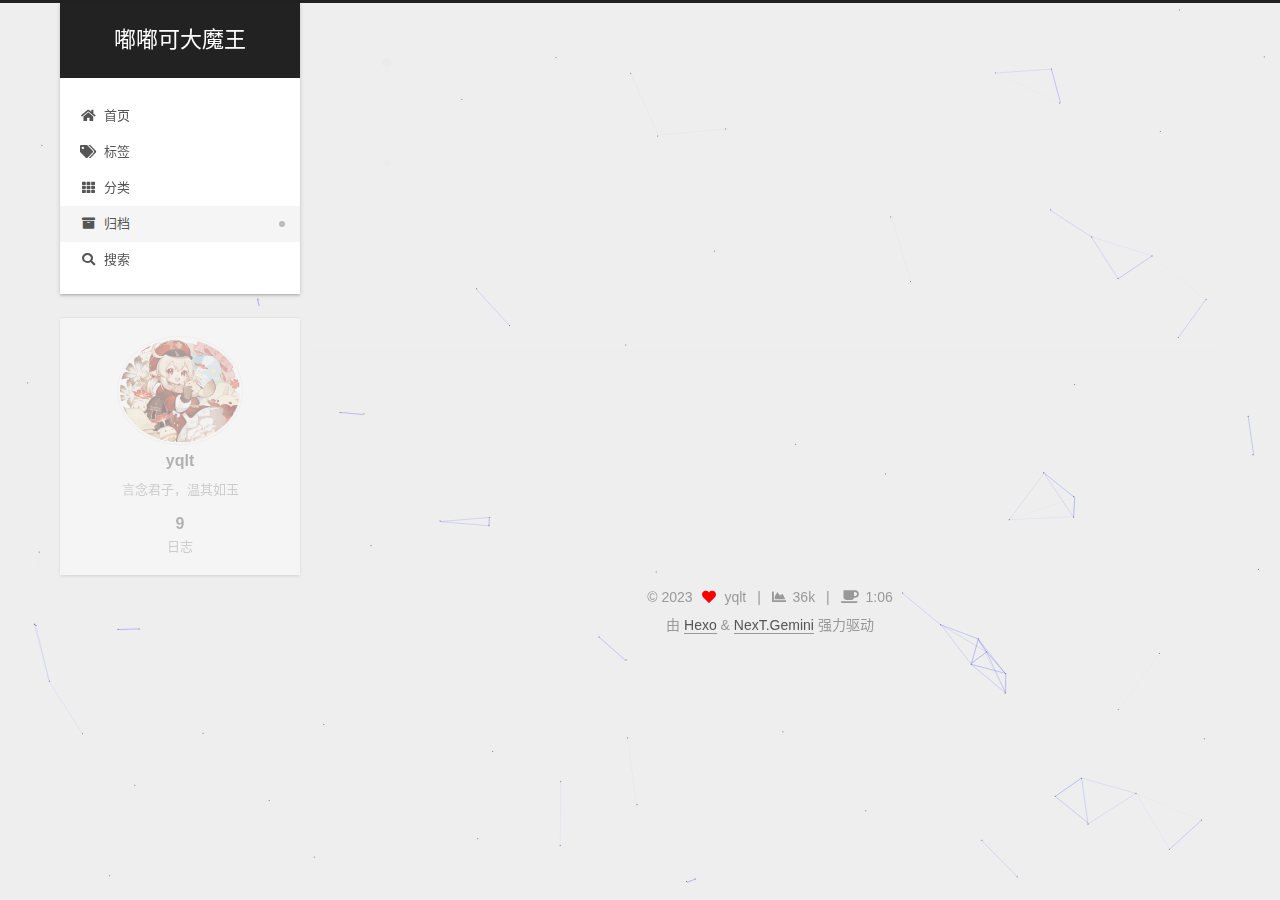
<file: archives/2023/07/index.html>
<!DOCTYPE html>
<html lang="zh-CN">
<head>
  <meta charset="UTF-8">
<meta name="viewport" content="width=device-width, initial-scale=1, maximum-scale=2">
<meta name="theme-color" content="#222">
<meta name="generator" content="Hexo 6.3.0">
  <link rel="apple-touch-icon" sizes="180x180" href="/images/apple-touch-icon-next.png">
  <link rel="icon" type="image/png" sizes="32x32" href="/images/favicon-32x32-next.png">
  <link rel="icon" type="image/png" sizes="16x16" href="/images/favicon-16x16-next.png">
  <link rel="mask-icon" href="/images/logo.svg" color="#222">

<link rel="stylesheet" href="/css/main.css">


<link rel="stylesheet" href="/lib/font-awesome/css/all.min.css">

<script id="hexo-configurations">
    var NexT = window.NexT || {};
    var CONFIG = {"hostname":"example.com","root":"/","scheme":"Gemini","version":"7.8.0","exturl":false,"sidebar":{"position":"left","display":"post","padding":18,"offset":12,"onmobile":false},"copycode":{"enable":false,"show_result":false,"style":null},"back2top":{"enable":true,"sidebar":false,"scrollpercent":false},"bookmark":{"enable":false,"color":"#222","save":"auto"},"fancybox":false,"mediumzoom":false,"lazyload":false,"pangu":false,"comments":{"style":"tabs","active":null,"storage":true,"lazyload":false,"nav":null},"algolia":{"hits":{"per_page":10},"labels":{"input_placeholder":"Search for Posts","hits_empty":"We didn't find any results for the search: ${query}","hits_stats":"${hits} results found in ${time} ms"}},"localsearch":{"enable":true,"trigger":"auto","top_n_per_article":1,"unescape":false,"preload":false},"motion":{"enable":true,"async":false,"transition":{"post_block":"fadeIn","post_header":"slideDownIn","post_body":"slideDownIn","coll_header":"slideLeftIn","sidebar":"slideUpIn"}},"path":"search.xml"};
  </script>

  <meta name="description" content="言念君子，温其如玉">
<meta property="og:type" content="website">
<meta property="og:title" content="嘟嘟可大魔王">
<meta property="og:url" content="http://example.com/archives/2023/07/index.html">
<meta property="og:site_name" content="嘟嘟可大魔王">
<meta property="og:description" content="言念君子，温其如玉">
<meta property="og:locale" content="zh_CN">
<meta property="article:author" content="yqlt">
<meta name="twitter:card" content="summary">

<link rel="canonical" href="http://example.com/archives/2023/07/">


<script id="page-configurations">
  // https://hexo.io/docs/variables.html
  CONFIG.page = {
    sidebar: "",
    isHome : false,
    isPost : false,
    lang   : 'zh-CN'
  };
</script>

  <title>归档 | 嘟嘟可大魔王</title>
  






  <noscript>
  <style>
  .use-motion .brand,
  .use-motion .menu-item,
  .sidebar-inner,
  .use-motion .post-block,
  .use-motion .pagination,
  .use-motion .comments,
  .use-motion .post-header,
  .use-motion .post-body,
  .use-motion .collection-header { opacity: initial; }

  .use-motion .site-title,
  .use-motion .site-subtitle {
    opacity: initial;
    top: initial;
  }

  .use-motion .logo-line-before i { left: initial; }
  .use-motion .logo-line-after i { right: initial; }
  </style>
</noscript>

  
  
</head>

<body itemscope itemtype="http://schema.org/WebPage">
  <div class="container use-motion">
    <div class="headband"></div>

    <header class="header" itemscope itemtype="http://schema.org/WPHeader">
      <div class="header-inner"><div class="site-brand-container">
  <div class="site-nav-toggle">
    <div class="toggle" aria-label="切换导航栏">
      <span class="toggle-line toggle-line-first"></span>
      <span class="toggle-line toggle-line-middle"></span>
      <span class="toggle-line toggle-line-last"></span>
    </div>
  </div>

  <div class="site-meta">

    <a href="/" class="brand" rel="start">
      <span class="logo-line-before"><i></i></span>
      <h1 class="site-title">嘟嘟可大魔王</h1>
      <span class="logo-line-after"><i></i></span>
    </a>
  </div>

  <div class="site-nav-right">
    <div class="toggle popup-trigger">
        <i class="fa fa-search fa-fw fa-lg"></i>
    </div>
  </div>
</div>




<nav class="site-nav">
  <ul id="menu" class="main-menu menu">
        <li class="menu-item menu-item-home">

    <a href="/" rel="section"><i class="fa fa-home fa-fw"></i>首页</a>

  </li>
        <li class="menu-item menu-item-tags">

    <a href="/tags/" rel="section"><i class="fa fa-tags fa-fw"></i>标签</a>

  </li>
        <li class="menu-item menu-item-categories">

    <a href="/categories/" rel="section"><i class="fa fa-th fa-fw"></i>分类</a>

  </li>
        <li class="menu-item menu-item-archives">

    <a href="/archives/" rel="section"><i class="fa fa-archive fa-fw"></i>归档</a>

  </li>
      <li class="menu-item menu-item-search">
        <a role="button" class="popup-trigger"><i class="fa fa-search fa-fw"></i>搜索
        </a>
      </li>
  </ul>
</nav>



  <div class="search-pop-overlay">
    <div class="popup search-popup">
        <div class="search-header">
  <span class="search-icon">
    <i class="fa fa-search"></i>
  </span>
  <div class="search-input-container">
    <input autocomplete="off" autocapitalize="off"
           placeholder="搜索..." spellcheck="false"
           type="search" class="search-input">
  </div>
  <span class="popup-btn-close">
    <i class="fa fa-times-circle"></i>
  </span>
</div>
<div id="search-result">
  <div id="no-result">
    <i class="fa fa-spinner fa-pulse fa-5x fa-fw"></i>
  </div>
</div>

    </div>
  </div>

</div>
    </header>

    
  <div class="back-to-top">
    <i class="fa fa-arrow-up"></i>
    <span>0%</span>
  </div>


    <main class="main">
      <div class="main-inner">
        <div class="content-wrap">
          

          <div class="content archive">
            

  
  
  
  <div class="post-block">
    <div class="posts-collapse">
      <div class="collection-title">
        <span class="collection-header">嗯..! 目前共计 9 篇日志。 继续努力。</span>
      </div>

      
    <div class="collection-year">
      <span class="collection-header">2023</span>
    </div>

  <article itemscope itemtype="http://schema.org/Article">
    <header class="post-header">

      <div class="post-meta">
        <time itemprop="dateCreated"
              datetime="2023-07-07T10:35:29+08:00"
              content="2023-07-07">
          07-07
        </time>
      </div>

      <div class="post-title">
          <a class="post-title-link" href="/2023/07/07/Java%E5%85%AB%E8%82%A1%E6%96%87%EF%BC%88%E6%9E%B6%E6%9E%84%EF%BC%89/" itemprop="url">
            <span itemprop="name">八股文（架构）</span>
          </a>
      </div>

    </header>
  </article>


    </div>
  </div>
  
  
  

  



          </div>
          

<script>
  window.addEventListener('tabs:register', () => {
    let { activeClass } = CONFIG.comments;
    if (CONFIG.comments.storage) {
      activeClass = localStorage.getItem('comments_active') || activeClass;
    }
    if (activeClass) {
      let activeTab = document.querySelector(`a[href="#comment-${activeClass}"]`);
      if (activeTab) {
        activeTab.click();
      }
    }
  });
  if (CONFIG.comments.storage) {
    window.addEventListener('tabs:click', event => {
      if (!event.target.matches('.tabs-comment .tab-content .tab-pane')) return;
      let commentClass = event.target.classList[1];
      localStorage.setItem('comments_active', commentClass);
    });
  }
</script>

        </div>
          
  
  <div class="toggle sidebar-toggle">
    <span class="toggle-line toggle-line-first"></span>
    <span class="toggle-line toggle-line-middle"></span>
    <span class="toggle-line toggle-line-last"></span>
  </div>

  <aside class="sidebar">
    <div class="sidebar-inner">

      <ul class="sidebar-nav motion-element">
        <li class="sidebar-nav-toc">
          文章目录
        </li>
        <li class="sidebar-nav-overview">
          站点概览
        </li>
      </ul>

      <!--noindex-->
      <div class="post-toc-wrap sidebar-panel">
      </div>
      <!--/noindex-->

      <div class="site-overview-wrap sidebar-panel">
        <div class="site-author motion-element" itemprop="author" itemscope itemtype="http://schema.org/Person">
    <img class="site-author-image" itemprop="image" alt="yqlt"
      src="/images/avatar.png">
  <p class="site-author-name" itemprop="name">yqlt</p>
  <div class="site-description" itemprop="description">言念君子，温其如玉</div>
</div>
<div class="site-state-wrap motion-element">
  <nav class="site-state">
      <div class="site-state-item site-state-posts">
          <a href="/archives/">
        
          <span class="site-state-item-count">9</span>
          <span class="site-state-item-name">日志</span>
        </a>
      </div>
  </nav>
</div>



      </div>

    </div>
  </aside>
  <div id="sidebar-dimmer"></div>


      </div>
    </main>

    <footer class="footer">
      <div class="footer-inner">
        

        

<div class="copyright">
  
  &copy; 
  <span itemprop="copyrightYear">2023</span>
  <span class="with-love">
    <i class="fa fa-heart"></i>
  </span>
  <span class="author" itemprop="copyrightHolder">yqlt</span>
    <span class="post-meta-divider">|</span>
    <span class="post-meta-item-icon">
      <i class="fa fa-chart-area"></i>
    </span>
    <span title="站点总字数">36k</span>
    <span class="post-meta-divider">|</span>
    <span class="post-meta-item-icon">
      <i class="fa fa-coffee"></i>
    </span>
    <span title="站点阅读时长">1:06</span>
</div>
  <div class="powered-by">由 <a href="https://hexo.io/" class="theme-link" rel="noopener" target="_blank">Hexo</a> & <a href="https://theme-next.org/" class="theme-link" rel="noopener" target="_blank">NexT.Gemini</a> 强力驱动
  </div>

        








      </div>
    </footer>
  </div>

  
  
  <script color='0,0,255' opacity='0.5' zIndex='-1' count='99' src="/lib/canvas-nest/canvas-nest.min.js"></script>
  <script src="/lib/anime.min.js"></script>
  <script src="/lib/velocity/velocity.min.js"></script>
  <script src="/lib/velocity/velocity.ui.min.js"></script>

<script src="/js/utils.js"></script>

<script src="/js/motion.js"></script>


<script src="/js/schemes/pisces.js"></script>


<script src="/js/next-boot.js"></script>




  




  
<script src="/js/local-search.js"></script>













  

  
  

  
  <script type="text/javascript" src="/js/my_js/clicklove.js"></script>
</body>
</html>
</file>
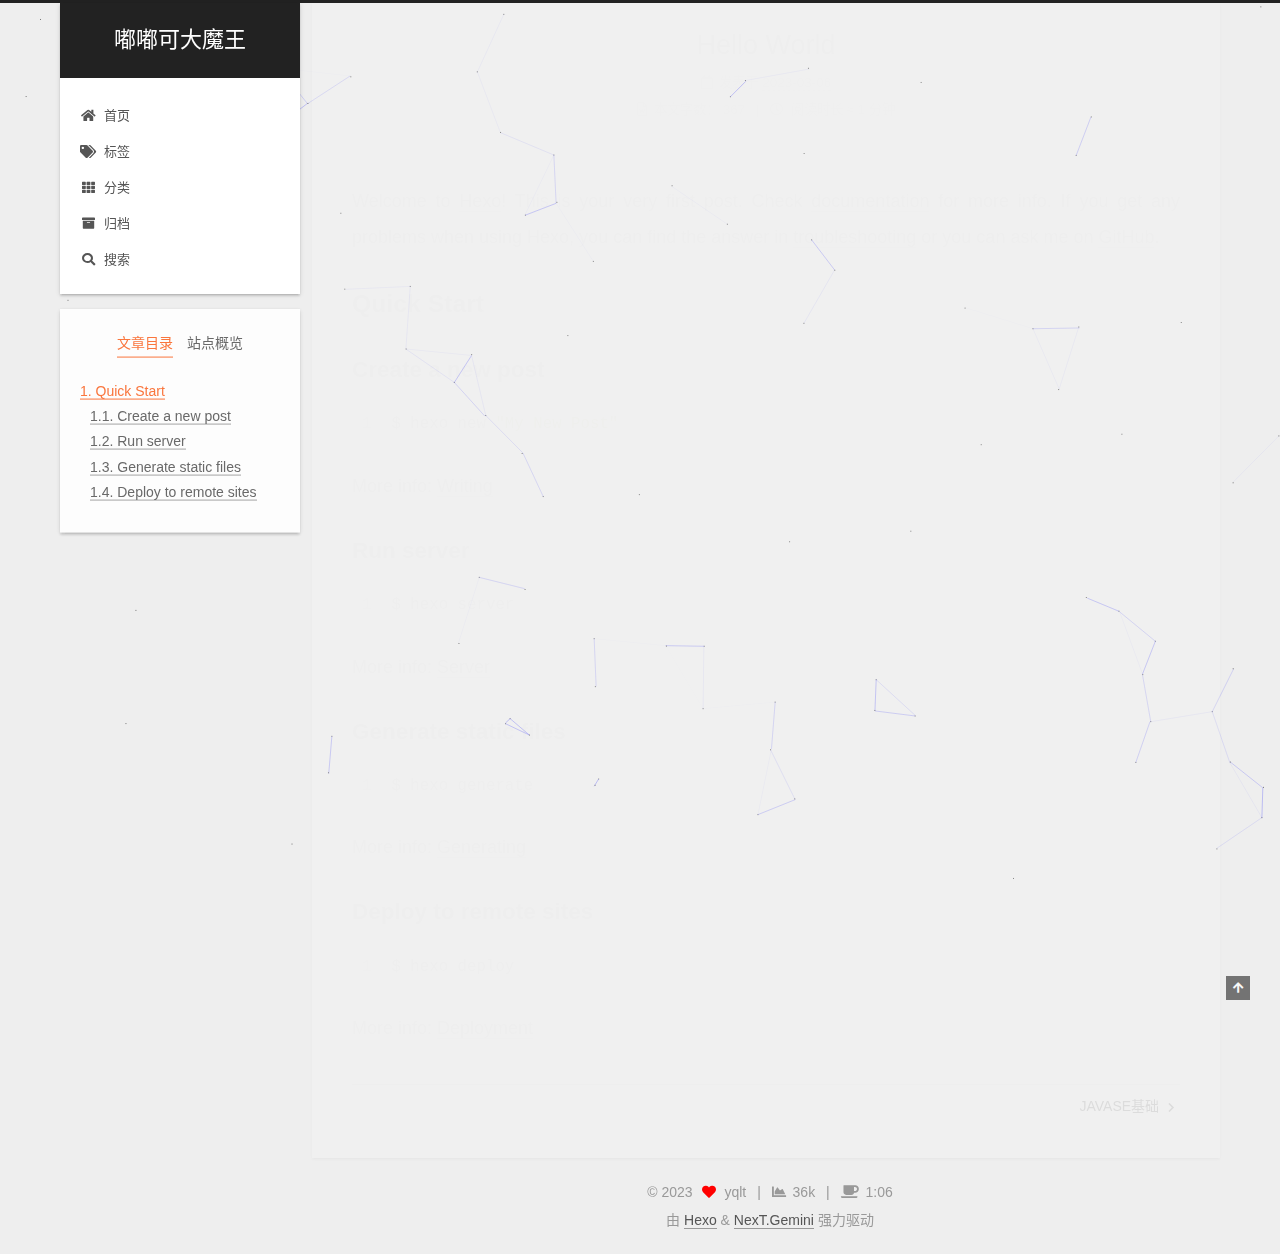
<file: 2023/03/06/hello-world/index.html>
<!DOCTYPE html>
<html lang="zh-CN">
<head>
  <meta charset="UTF-8">
<meta name="viewport" content="width=device-width, initial-scale=1, maximum-scale=2">
<meta name="theme-color" content="#222">
<meta name="generator" content="Hexo 6.3.0">
  <link rel="apple-touch-icon" sizes="180x180" href="/images/apple-touch-icon-next.png">
  <link rel="icon" type="image/png" sizes="32x32" href="/images/favicon-32x32-next.png">
  <link rel="icon" type="image/png" sizes="16x16" href="/images/favicon-16x16-next.png">
  <link rel="mask-icon" href="/images/logo.svg" color="#222">

<link rel="stylesheet" href="/css/main.css">


<link rel="stylesheet" href="/lib/font-awesome/css/all.min.css">

<script id="hexo-configurations">
    var NexT = window.NexT || {};
    var CONFIG = {"hostname":"example.com","root":"/","scheme":"Gemini","version":"7.8.0","exturl":false,"sidebar":{"position":"left","display":"post","padding":18,"offset":12,"onmobile":false},"copycode":{"enable":false,"show_result":false,"style":null},"back2top":{"enable":true,"sidebar":false,"scrollpercent":false},"bookmark":{"enable":false,"color":"#222","save":"auto"},"fancybox":false,"mediumzoom":false,"lazyload":false,"pangu":false,"comments":{"style":"tabs","active":null,"storage":true,"lazyload":false,"nav":null},"algolia":{"hits":{"per_page":10},"labels":{"input_placeholder":"Search for Posts","hits_empty":"We didn't find any results for the search: ${query}","hits_stats":"${hits} results found in ${time} ms"}},"localsearch":{"enable":true,"trigger":"auto","top_n_per_article":1,"unescape":false,"preload":false},"motion":{"enable":true,"async":false,"transition":{"post_block":"fadeIn","post_header":"slideDownIn","post_body":"slideDownIn","coll_header":"slideLeftIn","sidebar":"slideUpIn"}},"path":"search.xml"};
  </script>

  <meta name="description" content="Welcome to Hexo! This is your very first post. Check documentation for more info. If you get any problems when using Hexo, you can find the answer in troubleshooting or you can ask me on GitHub. Quick">
<meta property="og:type" content="article">
<meta property="og:title" content="Hello World">
<meta property="og:url" content="http://example.com/2023/03/06/hello-world/index.html">
<meta property="og:site_name" content="嘟嘟可大魔王">
<meta property="og:description" content="Welcome to Hexo! This is your very first post. Check documentation for more info. If you get any problems when using Hexo, you can find the answer in troubleshooting or you can ask me on GitHub. Quick">
<meta property="og:locale" content="zh_CN">
<meta property="article:published_time" content="2023-03-06T02:31:13.823Z">
<meta property="article:modified_time" content="2023-03-06T02:31:13.823Z">
<meta property="article:author" content="yqlt">
<meta name="twitter:card" content="summary">

<link rel="canonical" href="http://example.com/2023/03/06/hello-world/">


<script id="page-configurations">
  // https://hexo.io/docs/variables.html
  CONFIG.page = {
    sidebar: "",
    isHome : false,
    isPost : true,
    lang   : 'zh-CN'
  };
</script>

  <title>Hello World | 嘟嘟可大魔王</title>
  






  <noscript>
  <style>
  .use-motion .brand,
  .use-motion .menu-item,
  .sidebar-inner,
  .use-motion .post-block,
  .use-motion .pagination,
  .use-motion .comments,
  .use-motion .post-header,
  .use-motion .post-body,
  .use-motion .collection-header { opacity: initial; }

  .use-motion .site-title,
  .use-motion .site-subtitle {
    opacity: initial;
    top: initial;
  }

  .use-motion .logo-line-before i { left: initial; }
  .use-motion .logo-line-after i { right: initial; }
  </style>
</noscript>

  
  
</head>

<body itemscope itemtype="http://schema.org/WebPage">
  <div class="container use-motion">
    <div class="headband"></div>

    <header class="header" itemscope itemtype="http://schema.org/WPHeader">
      <div class="header-inner"><div class="site-brand-container">
  <div class="site-nav-toggle">
    <div class="toggle" aria-label="切换导航栏">
      <span class="toggle-line toggle-line-first"></span>
      <span class="toggle-line toggle-line-middle"></span>
      <span class="toggle-line toggle-line-last"></span>
    </div>
  </div>

  <div class="site-meta">

    <a href="/" class="brand" rel="start">
      <span class="logo-line-before"><i></i></span>
      <h1 class="site-title">嘟嘟可大魔王</h1>
      <span class="logo-line-after"><i></i></span>
    </a>
  </div>

  <div class="site-nav-right">
    <div class="toggle popup-trigger">
        <i class="fa fa-search fa-fw fa-lg"></i>
    </div>
  </div>
</div>




<nav class="site-nav">
  <ul id="menu" class="main-menu menu">
        <li class="menu-item menu-item-home">

    <a href="/" rel="section"><i class="fa fa-home fa-fw"></i>首页</a>

  </li>
        <li class="menu-item menu-item-tags">

    <a href="/tags/" rel="section"><i class="fa fa-tags fa-fw"></i>标签</a>

  </li>
        <li class="menu-item menu-item-categories">

    <a href="/categories/" rel="section"><i class="fa fa-th fa-fw"></i>分类</a>

  </li>
        <li class="menu-item menu-item-archives">

    <a href="/archives/" rel="section"><i class="fa fa-archive fa-fw"></i>归档</a>

  </li>
      <li class="menu-item menu-item-search">
        <a role="button" class="popup-trigger"><i class="fa fa-search fa-fw"></i>搜索
        </a>
      </li>
  </ul>
</nav>



  <div class="search-pop-overlay">
    <div class="popup search-popup">
        <div class="search-header">
  <span class="search-icon">
    <i class="fa fa-search"></i>
  </span>
  <div class="search-input-container">
    <input autocomplete="off" autocapitalize="off"
           placeholder="搜索..." spellcheck="false"
           type="search" class="search-input">
  </div>
  <span class="popup-btn-close">
    <i class="fa fa-times-circle"></i>
  </span>
</div>
<div id="search-result">
  <div id="no-result">
    <i class="fa fa-spinner fa-pulse fa-5x fa-fw"></i>
  </div>
</div>

    </div>
  </div>

</div>
    </header>

    
  <div class="back-to-top">
    <i class="fa fa-arrow-up"></i>
    <span>0%</span>
  </div>


    <main class="main">
      <div class="main-inner">
        <div class="content-wrap">
          

          <div class="content post posts-expand">
            

    
  
  
  <article itemscope itemtype="http://schema.org/Article" class="post-block" lang="zh-CN">
    <link itemprop="mainEntityOfPage" href="http://example.com/2023/03/06/hello-world/">

    <span hidden itemprop="author" itemscope itemtype="http://schema.org/Person">
      <meta itemprop="image" content="/images/avatar.png">
      <meta itemprop="name" content="yqlt">
      <meta itemprop="description" content="言念君子，温其如玉">
    </span>

    <span hidden itemprop="publisher" itemscope itemtype="http://schema.org/Organization">
      <meta itemprop="name" content="嘟嘟可大魔王">
    </span>
      <header class="post-header">
        <h1 class="post-title" itemprop="name headline">
          Hello World
        </h1>

        <div class="post-meta">
            <span class="post-meta-item">
              <span class="post-meta-item-icon">
                <i class="far fa-calendar"></i>
              </span>
              <span class="post-meta-item-text">发表于</span>

              <time title="创建时间：2023-03-06 10:31:13" itemprop="dateCreated datePublished" datetime="2023-03-06T10:31:13+08:00">2023-03-06</time>
            </span>

          <br>
            <span class="post-meta-item" title="本文字数">
              <span class="post-meta-item-icon">
                <i class="far fa-file-word"></i>
              </span>
                <span class="post-meta-item-text">本文字数：</span>
              <span>367</span>
            </span>
            <span class="post-meta-item" title="阅读时长">
              <span class="post-meta-item-icon">
                <i class="far fa-clock"></i>
              </span>
                <span class="post-meta-item-text">阅读时长 &asymp;</span>
              <span>1 分钟</span>
            </span>

        </div>
      </header>

    
    
    
    <div class="post-body" itemprop="articleBody">

      
        <p>Welcome to <a target="_blank" rel="noopener" href="https://hexo.io/">Hexo</a>! This is your very first post. Check <a target="_blank" rel="noopener" href="https://hexo.io/docs/">documentation</a> for more info. If you get any problems when using Hexo, you can find the answer in <a target="_blank" rel="noopener" href="https://hexo.io/docs/troubleshooting.html">troubleshooting</a> or you can ask me on <a target="_blank" rel="noopener" href="https://github.com/hexojs/hexo/issues">GitHub</a>.</p>
<h2 id="Quick-Start"><a href="#Quick-Start" class="headerlink" title="Quick Start"></a>Quick Start</h2><h3 id="Create-a-new-post"><a href="#Create-a-new-post" class="headerlink" title="Create a new post"></a>Create a new post</h3><figure class="highlight bash"><table><tr><td class="gutter"><pre><span class="line">1</span><br></pre></td><td class="code"><pre><span class="line">$ hexo new <span class="string">&quot;My New Post&quot;</span></span><br></pre></td></tr></table></figure>

<p>More info: <a target="_blank" rel="noopener" href="https://hexo.io/docs/writing.html">Writing</a></p>
<h3 id="Run-server"><a href="#Run-server" class="headerlink" title="Run server"></a>Run server</h3><figure class="highlight bash"><table><tr><td class="gutter"><pre><span class="line">1</span><br></pre></td><td class="code"><pre><span class="line">$ hexo server</span><br></pre></td></tr></table></figure>

<p>More info: <a target="_blank" rel="noopener" href="https://hexo.io/docs/server.html">Server</a></p>
<h3 id="Generate-static-files"><a href="#Generate-static-files" class="headerlink" title="Generate static files"></a>Generate static files</h3><figure class="highlight bash"><table><tr><td class="gutter"><pre><span class="line">1</span><br></pre></td><td class="code"><pre><span class="line">$ hexo generate</span><br></pre></td></tr></table></figure>

<p>More info: <a target="_blank" rel="noopener" href="https://hexo.io/docs/generating.html">Generating</a></p>
<h3 id="Deploy-to-remote-sites"><a href="#Deploy-to-remote-sites" class="headerlink" title="Deploy to remote sites"></a>Deploy to remote sites</h3><figure class="highlight bash"><table><tr><td class="gutter"><pre><span class="line">1</span><br></pre></td><td class="code"><pre><span class="line">$ hexo deploy</span><br></pre></td></tr></table></figure>

<p>More info: <a target="_blank" rel="noopener" href="https://hexo.io/docs/one-command-deployment.html">Deployment</a></p>

    </div>

    
    
    

      <footer class="post-footer">

        


        
    <div class="post-nav">
      <div class="post-nav-item"></div>
      <div class="post-nav-item">
    <a href="/2023/03/09/javaSE%E7%AC%94%E8%AE%B0/" rel="next" title="JAVASE基础">
      JAVASE基础 <i class="fa fa-chevron-right"></i>
    </a></div>
    </div>
      </footer>
    
  </article>
  
  
  



          </div>
          

<script>
  window.addEventListener('tabs:register', () => {
    let { activeClass } = CONFIG.comments;
    if (CONFIG.comments.storage) {
      activeClass = localStorage.getItem('comments_active') || activeClass;
    }
    if (activeClass) {
      let activeTab = document.querySelector(`a[href="#comment-${activeClass}"]`);
      if (activeTab) {
        activeTab.click();
      }
    }
  });
  if (CONFIG.comments.storage) {
    window.addEventListener('tabs:click', event => {
      if (!event.target.matches('.tabs-comment .tab-content .tab-pane')) return;
      let commentClass = event.target.classList[1];
      localStorage.setItem('comments_active', commentClass);
    });
  }
</script>

        </div>
          
  
  <div class="toggle sidebar-toggle">
    <span class="toggle-line toggle-line-first"></span>
    <span class="toggle-line toggle-line-middle"></span>
    <span class="toggle-line toggle-line-last"></span>
  </div>

  <aside class="sidebar">
    <div class="sidebar-inner">

      <ul class="sidebar-nav motion-element">
        <li class="sidebar-nav-toc">
          文章目录
        </li>
        <li class="sidebar-nav-overview">
          站点概览
        </li>
      </ul>

      <!--noindex-->
      <div class="post-toc-wrap sidebar-panel">
          <div class="post-toc motion-element"><ol class="nav"><li class="nav-item nav-level-2"><a class="nav-link" href="#Quick-Start"><span class="nav-number">1.</span> <span class="nav-text">Quick Start</span></a><ol class="nav-child"><li class="nav-item nav-level-3"><a class="nav-link" href="#Create-a-new-post"><span class="nav-number">1.1.</span> <span class="nav-text">Create a new post</span></a></li><li class="nav-item nav-level-3"><a class="nav-link" href="#Run-server"><span class="nav-number">1.2.</span> <span class="nav-text">Run server</span></a></li><li class="nav-item nav-level-3"><a class="nav-link" href="#Generate-static-files"><span class="nav-number">1.3.</span> <span class="nav-text">Generate static files</span></a></li><li class="nav-item nav-level-3"><a class="nav-link" href="#Deploy-to-remote-sites"><span class="nav-number">1.4.</span> <span class="nav-text">Deploy to remote sites</span></a></li></ol></li></ol></div>
      </div>
      <!--/noindex-->

      <div class="site-overview-wrap sidebar-panel">
        <div class="site-author motion-element" itemprop="author" itemscope itemtype="http://schema.org/Person">
    <img class="site-author-image" itemprop="image" alt="yqlt"
      src="/images/avatar.png">
  <p class="site-author-name" itemprop="name">yqlt</p>
  <div class="site-description" itemprop="description">言念君子，温其如玉</div>
</div>
<div class="site-state-wrap motion-element">
  <nav class="site-state">
      <div class="site-state-item site-state-posts">
          <a href="/archives/">
        
          <span class="site-state-item-count">9</span>
          <span class="site-state-item-name">日志</span>
        </a>
      </div>
  </nav>
</div>



      </div>

    </div>
  </aside>
  <div id="sidebar-dimmer"></div>


      </div>
    </main>

    <footer class="footer">
      <div class="footer-inner">
        

        

<div class="copyright">
  
  &copy; 
  <span itemprop="copyrightYear">2023</span>
  <span class="with-love">
    <i class="fa fa-heart"></i>
  </span>
  <span class="author" itemprop="copyrightHolder">yqlt</span>
    <span class="post-meta-divider">|</span>
    <span class="post-meta-item-icon">
      <i class="fa fa-chart-area"></i>
    </span>
    <span title="站点总字数">36k</span>
    <span class="post-meta-divider">|</span>
    <span class="post-meta-item-icon">
      <i class="fa fa-coffee"></i>
    </span>
    <span title="站点阅读时长">1:06</span>
</div>
  <div class="powered-by">由 <a href="https://hexo.io/" class="theme-link" rel="noopener" target="_blank">Hexo</a> & <a href="https://theme-next.org/" class="theme-link" rel="noopener" target="_blank">NexT.Gemini</a> 强力驱动
  </div>

        








      </div>
    </footer>
  </div>

  
  
  <script color='0,0,255' opacity='0.5' zIndex='-1' count='99' src="/lib/canvas-nest/canvas-nest.min.js"></script>
  <script src="/lib/anime.min.js"></script>
  <script src="/lib/velocity/velocity.min.js"></script>
  <script src="/lib/velocity/velocity.ui.min.js"></script>

<script src="/js/utils.js"></script>

<script src="/js/motion.js"></script>


<script src="/js/schemes/pisces.js"></script>


<script src="/js/next-boot.js"></script>




  




  
<script src="/js/local-search.js"></script>













  

  
  

  
  <script type="text/javascript" src="/js/my_js/clicklove.js"></script>
</body>
</html>
</file>
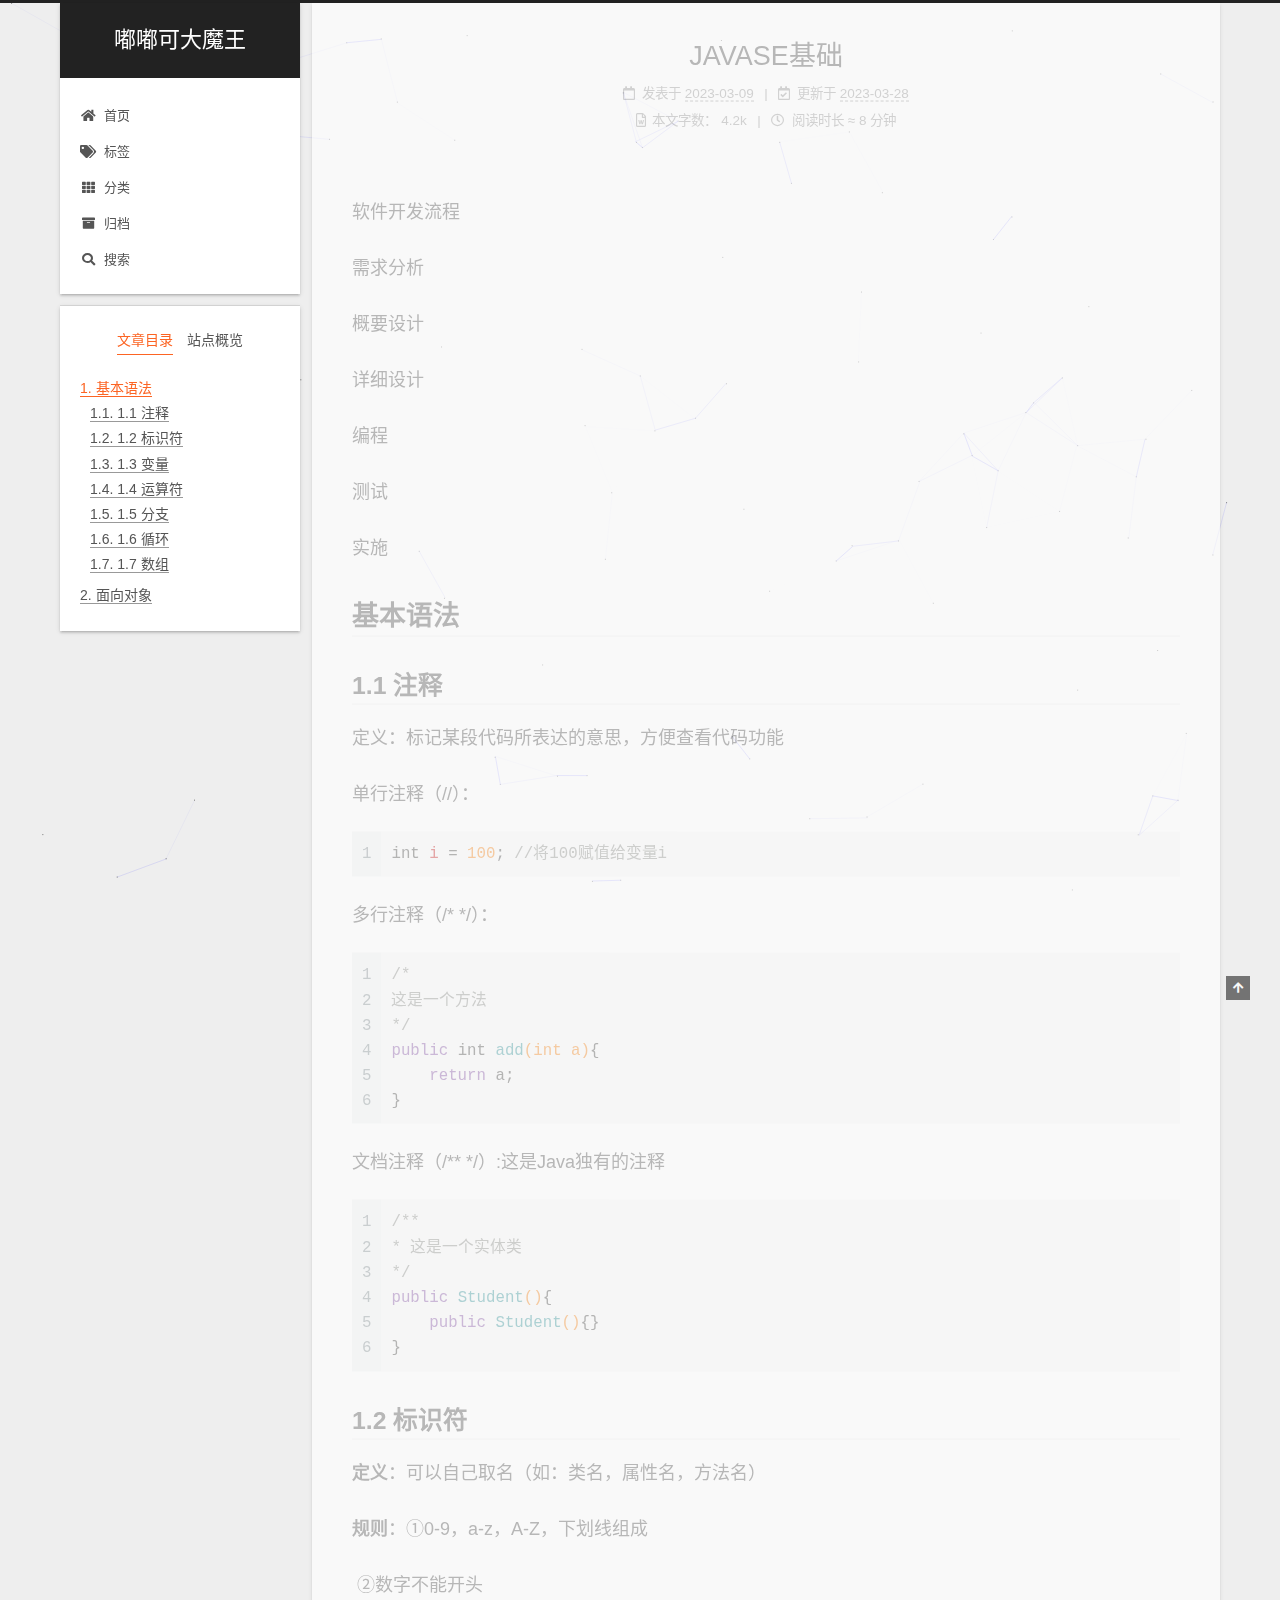
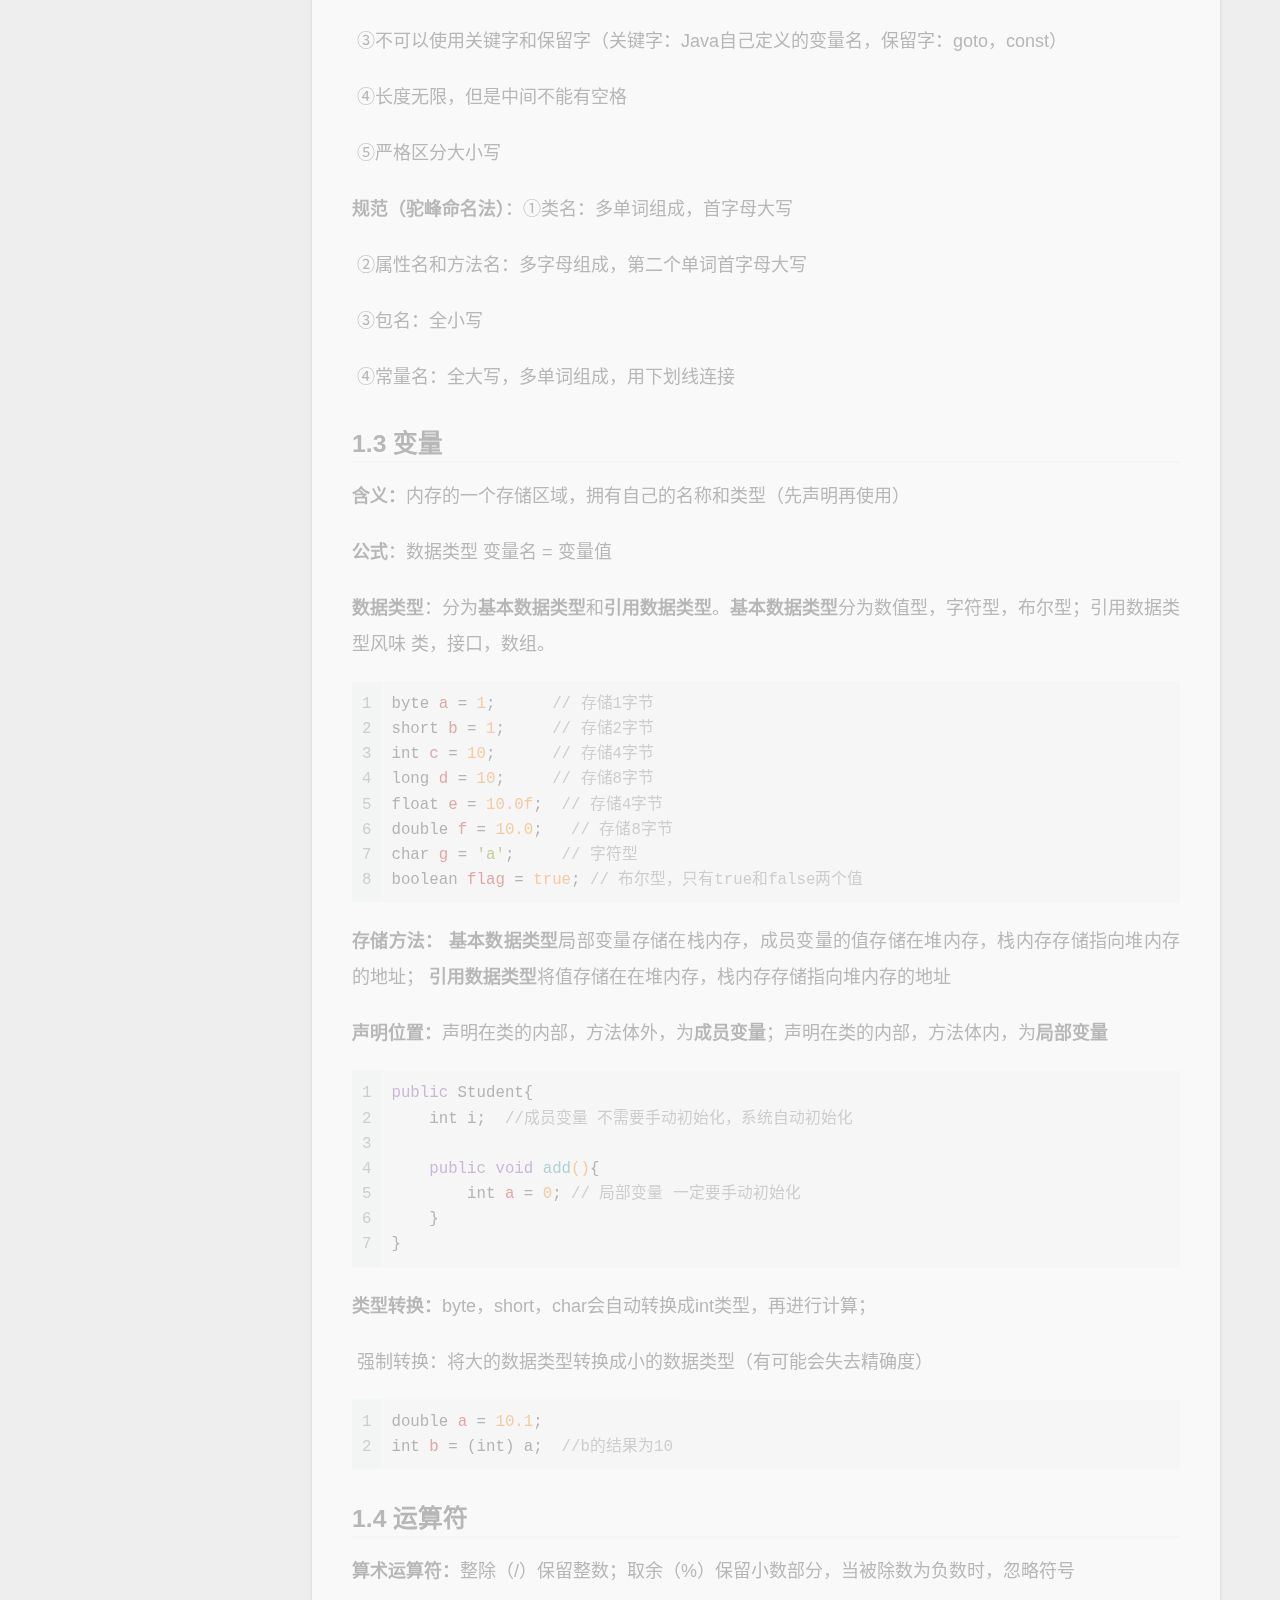
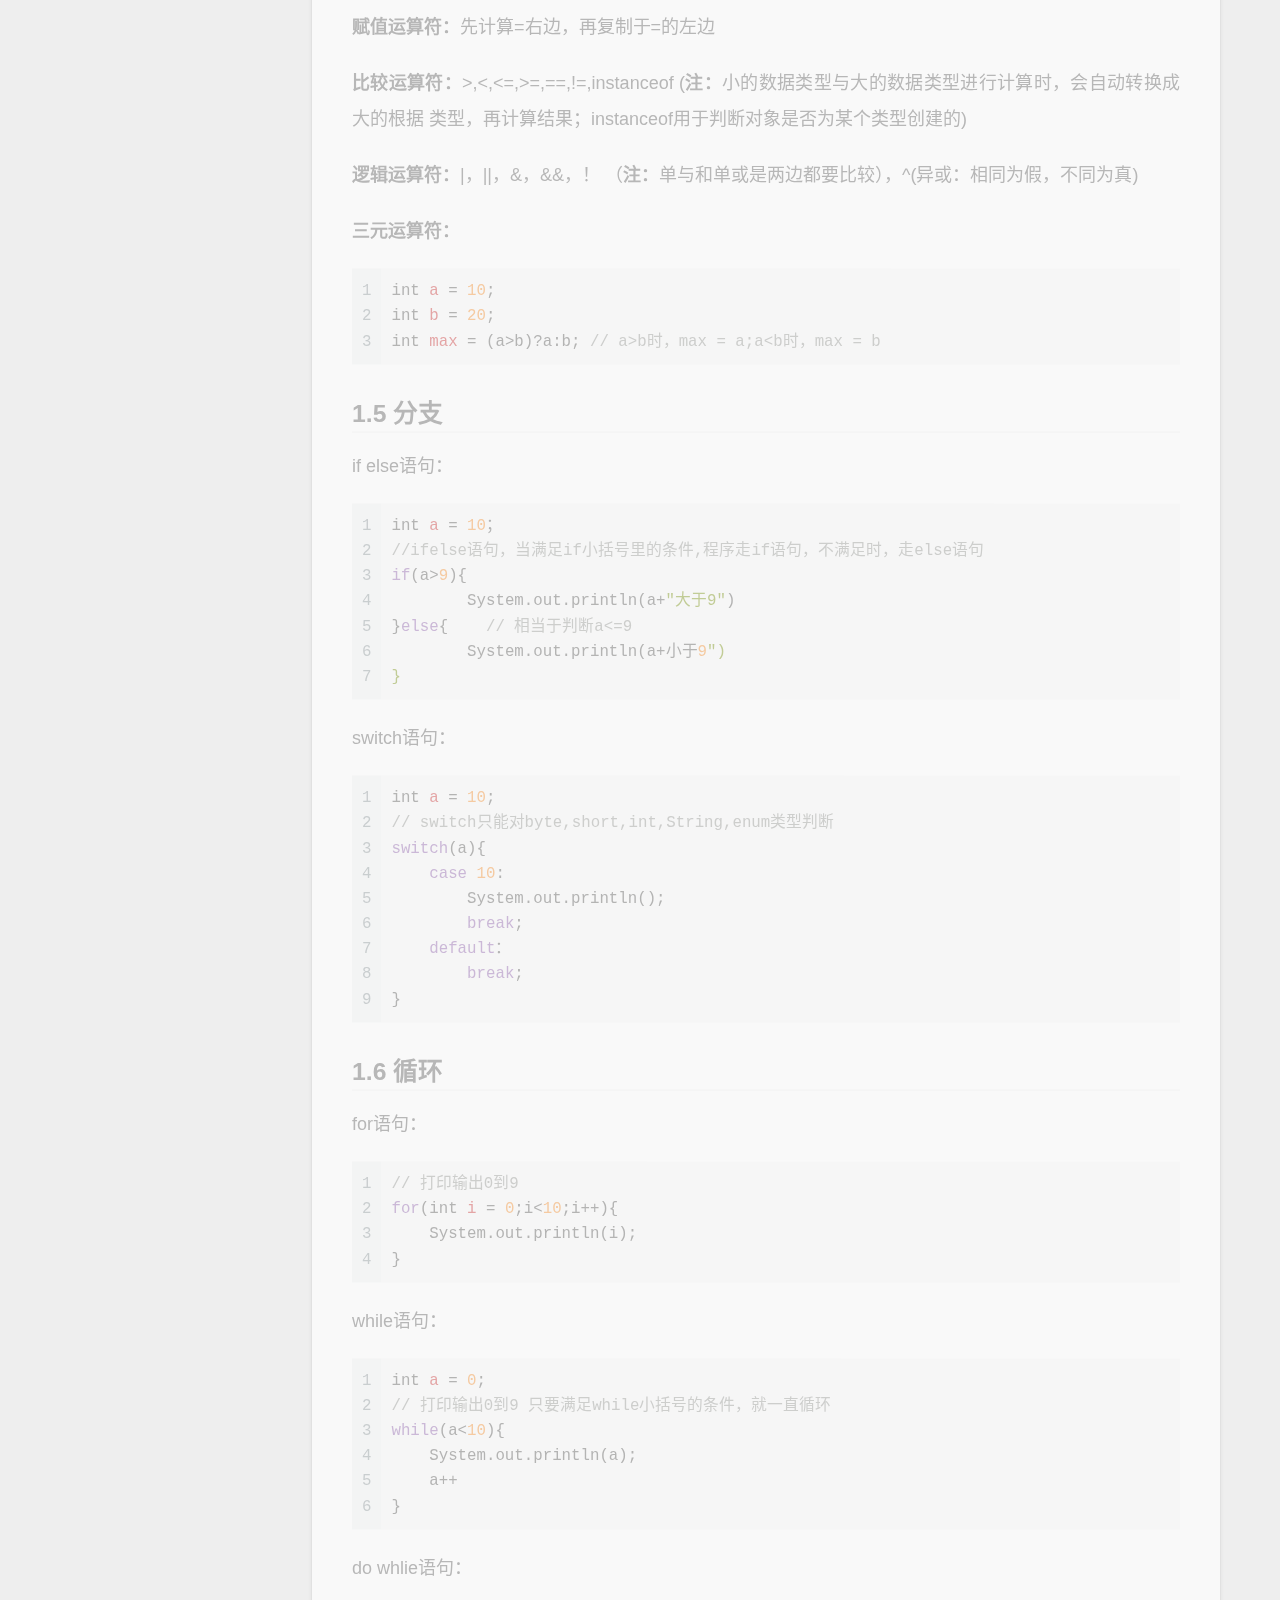
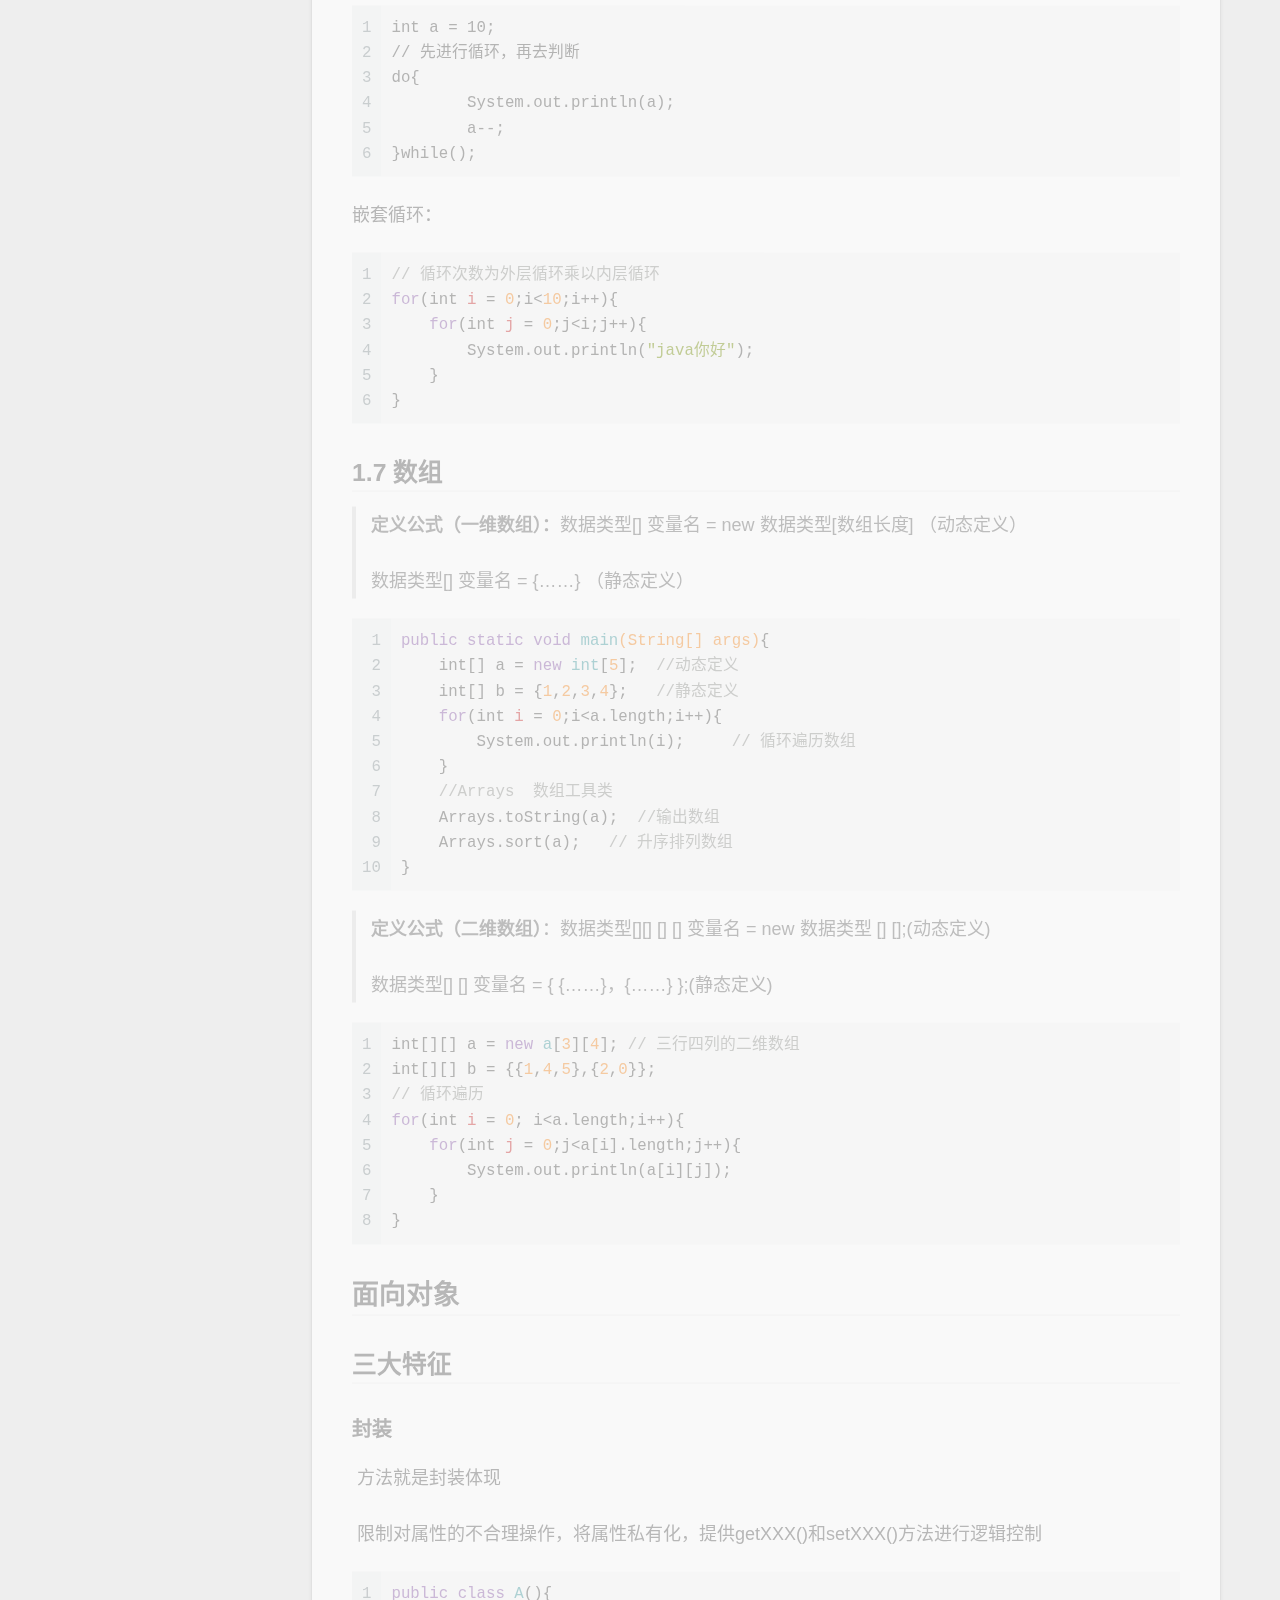
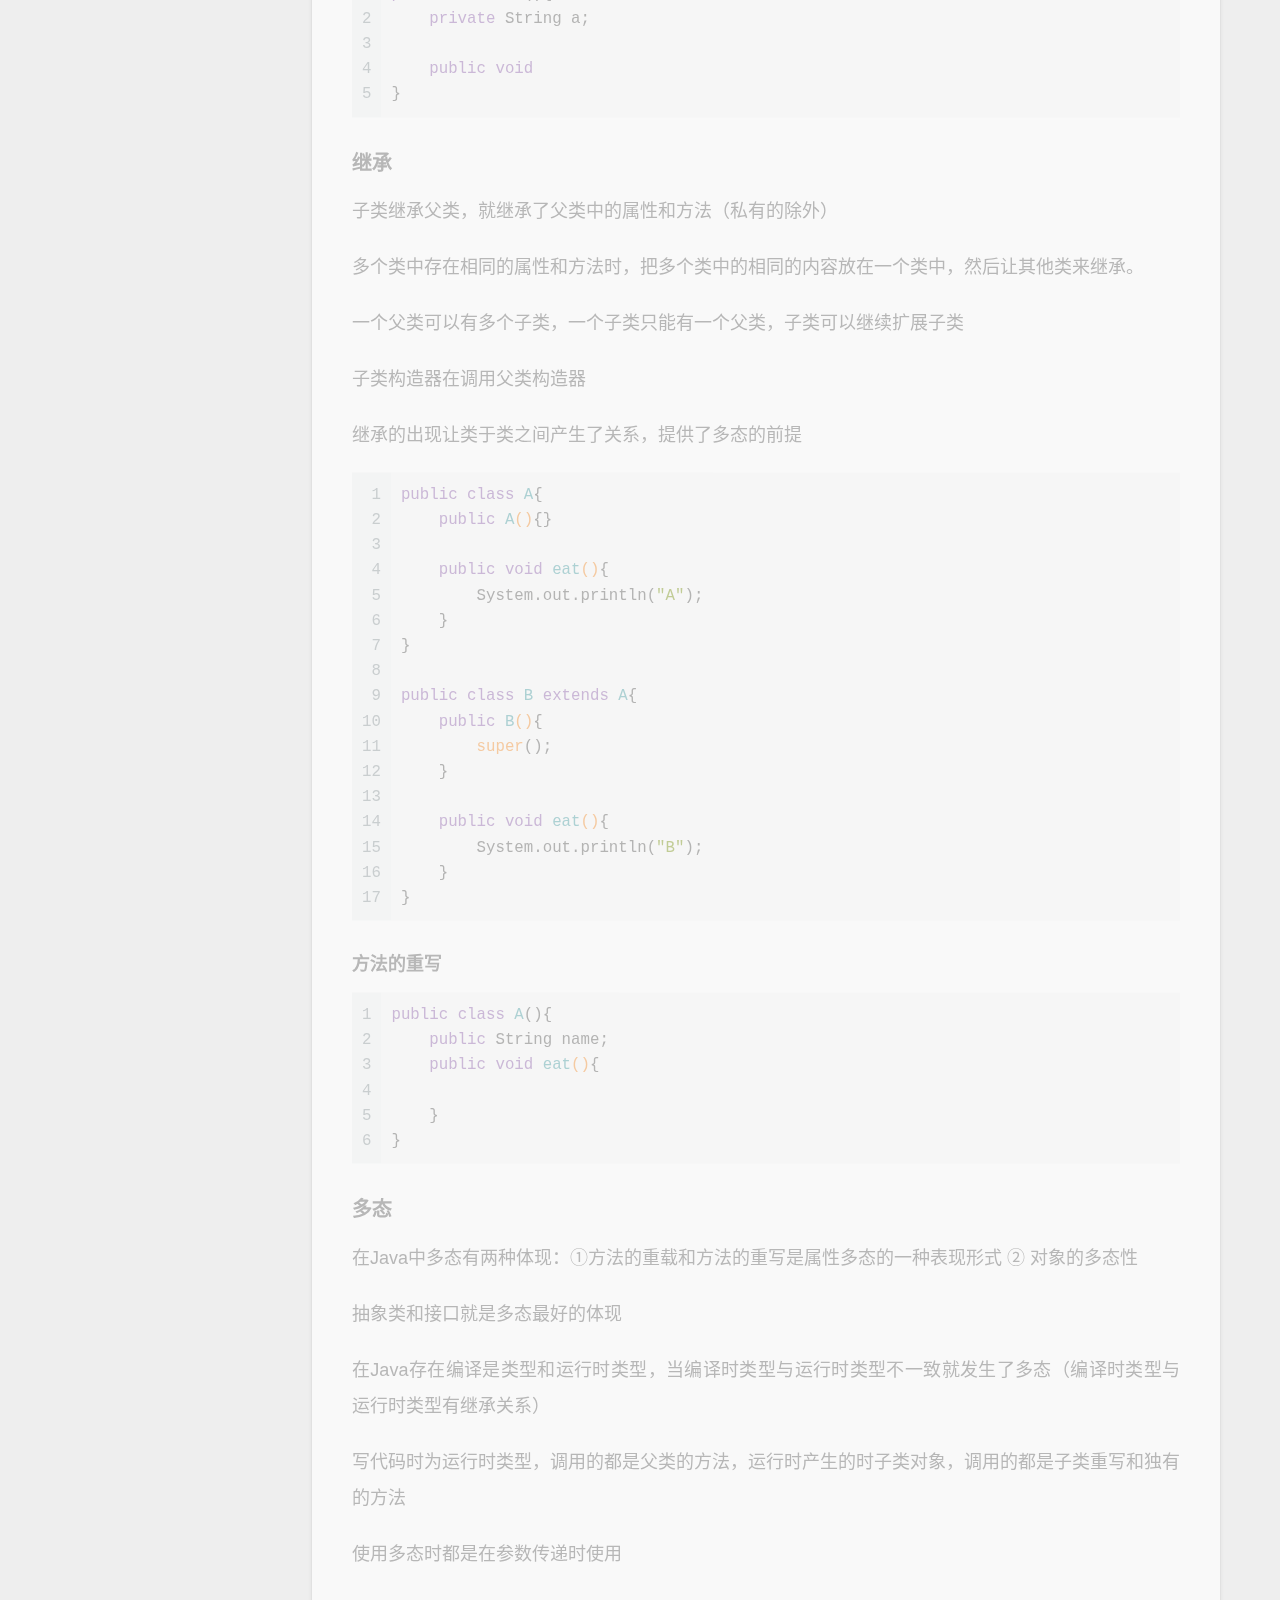
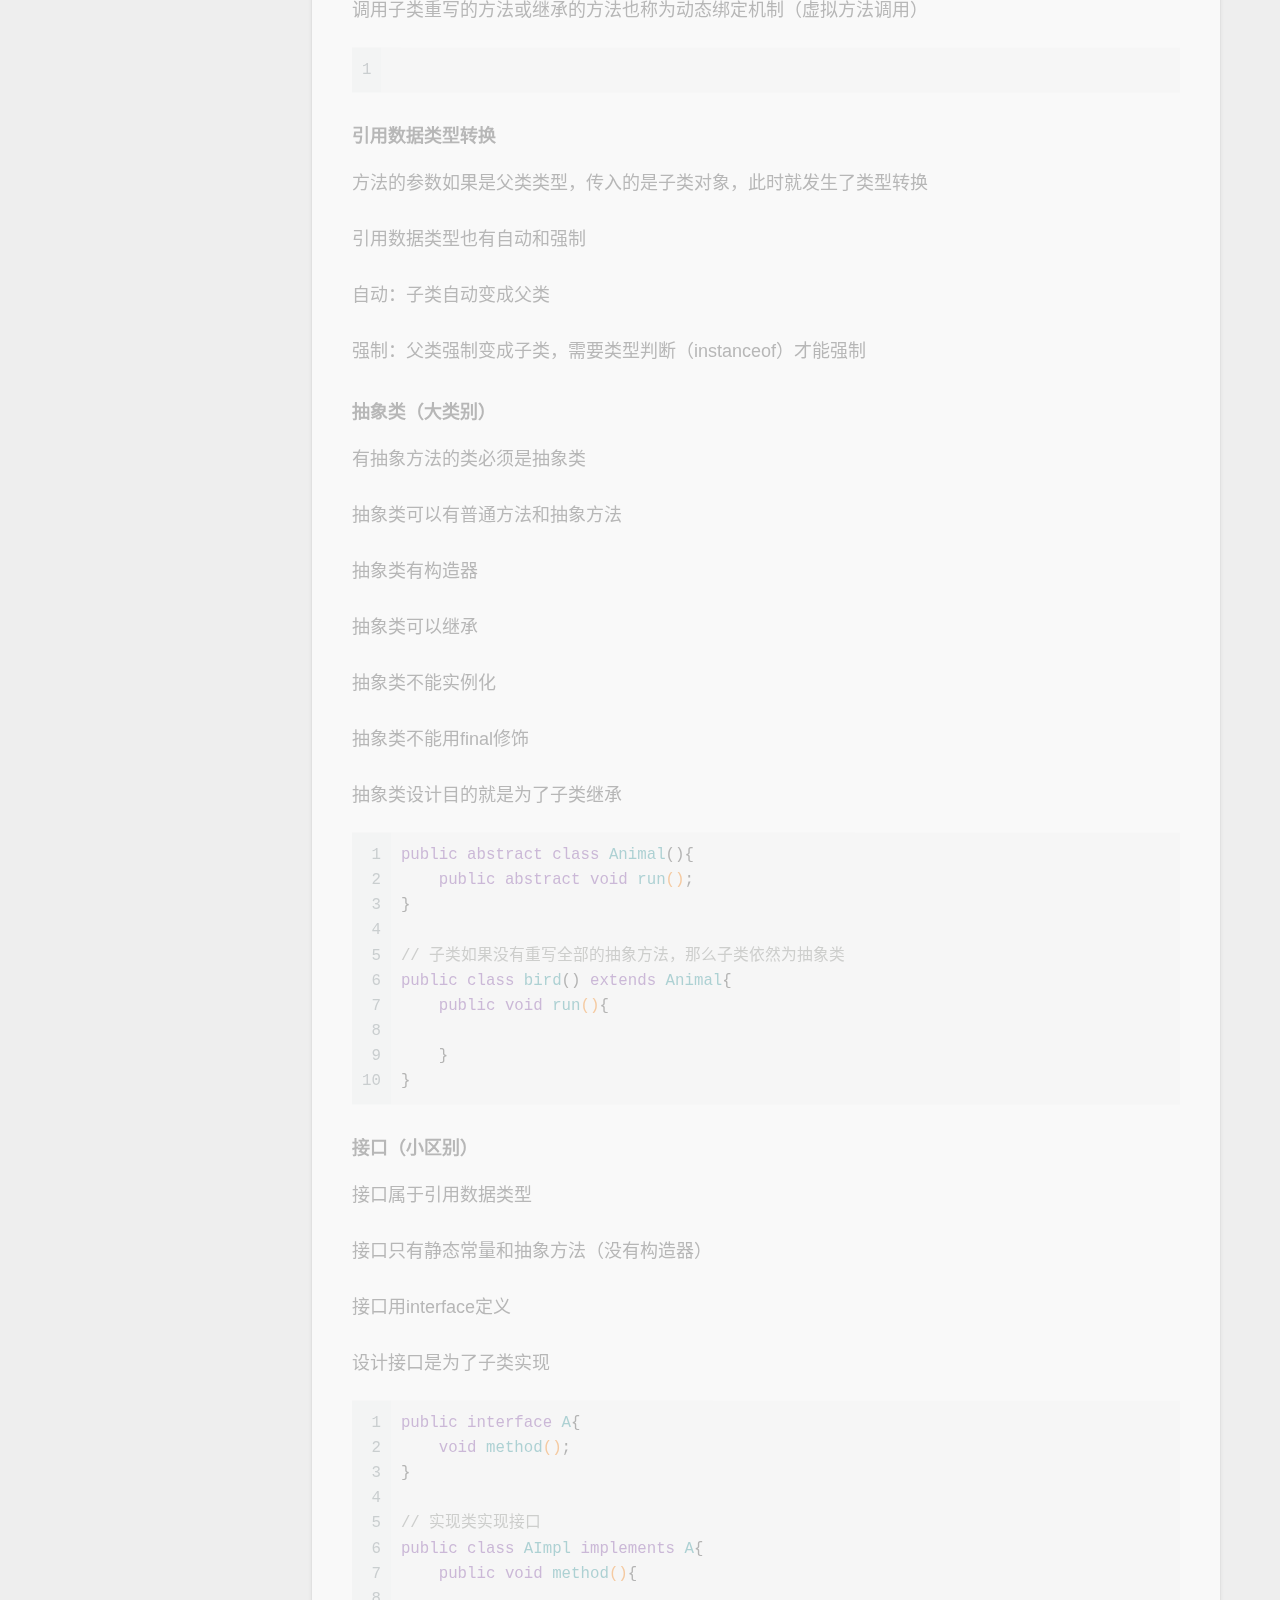
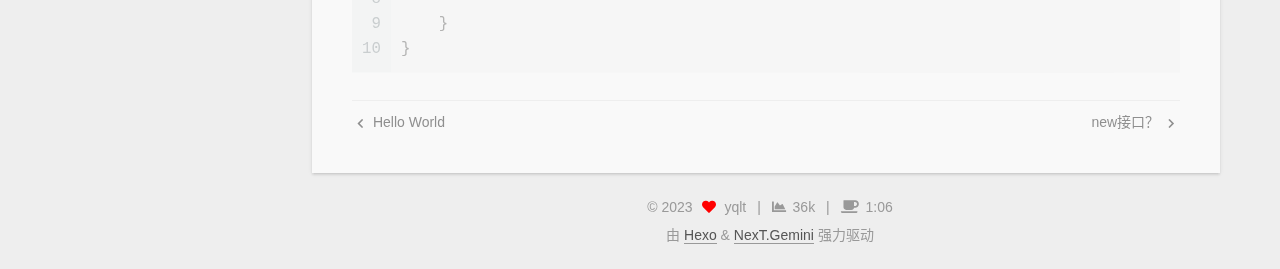
<file: 2023/03/09/javaSE笔记/index.html>
<!DOCTYPE html>
<html lang="zh-CN">
<head>
  <meta charset="UTF-8">
<meta name="viewport" content="width=device-width, initial-scale=1, maximum-scale=2">
<meta name="theme-color" content="#222">
<meta name="generator" content="Hexo 6.3.0">
  <link rel="apple-touch-icon" sizes="180x180" href="/images/apple-touch-icon-next.png">
  <link rel="icon" type="image/png" sizes="32x32" href="/images/favicon-32x32-next.png">
  <link rel="icon" type="image/png" sizes="16x16" href="/images/favicon-16x16-next.png">
  <link rel="mask-icon" href="/images/logo.svg" color="#222">

<link rel="stylesheet" href="/css/main.css">


<link rel="stylesheet" href="/lib/font-awesome/css/all.min.css">

<script id="hexo-configurations">
    var NexT = window.NexT || {};
    var CONFIG = {"hostname":"example.com","root":"/","scheme":"Gemini","version":"7.8.0","exturl":false,"sidebar":{"position":"left","display":"post","padding":18,"offset":12,"onmobile":false},"copycode":{"enable":false,"show_result":false,"style":null},"back2top":{"enable":true,"sidebar":false,"scrollpercent":false},"bookmark":{"enable":false,"color":"#222","save":"auto"},"fancybox":false,"mediumzoom":false,"lazyload":false,"pangu":false,"comments":{"style":"tabs","active":null,"storage":true,"lazyload":false,"nav":null},"algolia":{"hits":{"per_page":10},"labels":{"input_placeholder":"Search for Posts","hits_empty":"We didn't find any results for the search: ${query}","hits_stats":"${hits} results found in ${time} ms"}},"localsearch":{"enable":true,"trigger":"auto","top_n_per_article":1,"unescape":false,"preload":false},"motion":{"enable":true,"async":false,"transition":{"post_block":"fadeIn","post_header":"slideDownIn","post_body":"slideDownIn","coll_header":"slideLeftIn","sidebar":"slideUpIn"}},"path":"search.xml"};
  </script>

  <meta name="description" content="软件开发流程 需求分析 概要设计 详细设计 编程 测试 实施 基本语法1.1 注释定义：标记某段代码所表达的意思，方便查看代码功能 单行注释（&#x2F;&#x2F;）： 1int i &#x3D; 100; &#x2F;&#x2F;将100赋值给变量i  多行注释（&#x2F;* *&#x2F;）： 123456&#x2F;*这是一个方法*&#x2F;public int add(int a)&amp;#123;    return a;&amp;#125;">
<meta property="og:type" content="article">
<meta property="og:title" content="JAVASE基础">
<meta property="og:url" content="http://example.com/2023/03/09/javaSE%E7%AC%94%E8%AE%B0/index.html">
<meta property="og:site_name" content="嘟嘟可大魔王">
<meta property="og:description" content="软件开发流程 需求分析 概要设计 详细设计 编程 测试 实施 基本语法1.1 注释定义：标记某段代码所表达的意思，方便查看代码功能 单行注释（&#x2F;&#x2F;）： 1int i &#x3D; 100; &#x2F;&#x2F;将100赋值给变量i  多行注释（&#x2F;* *&#x2F;）： 123456&#x2F;*这是一个方法*&#x2F;public int add(int a)&amp;#123;    return a;&amp;#125;">
<meta property="og:locale" content="zh_CN">
<meta property="article:published_time" content="2023-03-09T11:14:09.469Z">
<meta property="article:modified_time" content="2023-03-28T14:11:31.730Z">
<meta property="article:author" content="yqlt">
<meta name="twitter:card" content="summary">

<link rel="canonical" href="http://example.com/2023/03/09/javaSE%E7%AC%94%E8%AE%B0/">


<script id="page-configurations">
  // https://hexo.io/docs/variables.html
  CONFIG.page = {
    sidebar: "",
    isHome : false,
    isPost : true,
    lang   : 'zh-CN'
  };
</script>

  <title>JAVASE基础 | 嘟嘟可大魔王</title>
  






  <noscript>
  <style>
  .use-motion .brand,
  .use-motion .menu-item,
  .sidebar-inner,
  .use-motion .post-block,
  .use-motion .pagination,
  .use-motion .comments,
  .use-motion .post-header,
  .use-motion .post-body,
  .use-motion .collection-header { opacity: initial; }

  .use-motion .site-title,
  .use-motion .site-subtitle {
    opacity: initial;
    top: initial;
  }

  .use-motion .logo-line-before i { left: initial; }
  .use-motion .logo-line-after i { right: initial; }
  </style>
</noscript>

  
  
</head>

<body itemscope itemtype="http://schema.org/WebPage">
  <div class="container use-motion">
    <div class="headband"></div>

    <header class="header" itemscope itemtype="http://schema.org/WPHeader">
      <div class="header-inner"><div class="site-brand-container">
  <div class="site-nav-toggle">
    <div class="toggle" aria-label="切换导航栏">
      <span class="toggle-line toggle-line-first"></span>
      <span class="toggle-line toggle-line-middle"></span>
      <span class="toggle-line toggle-line-last"></span>
    </div>
  </div>

  <div class="site-meta">

    <a href="/" class="brand" rel="start">
      <span class="logo-line-before"><i></i></span>
      <h1 class="site-title">嘟嘟可大魔王</h1>
      <span class="logo-line-after"><i></i></span>
    </a>
  </div>

  <div class="site-nav-right">
    <div class="toggle popup-trigger">
        <i class="fa fa-search fa-fw fa-lg"></i>
    </div>
  </div>
</div>




<nav class="site-nav">
  <ul id="menu" class="main-menu menu">
        <li class="menu-item menu-item-home">

    <a href="/" rel="section"><i class="fa fa-home fa-fw"></i>首页</a>

  </li>
        <li class="menu-item menu-item-tags">

    <a href="/tags/" rel="section"><i class="fa fa-tags fa-fw"></i>标签</a>

  </li>
        <li class="menu-item menu-item-categories">

    <a href="/categories/" rel="section"><i class="fa fa-th fa-fw"></i>分类</a>

  </li>
        <li class="menu-item menu-item-archives">

    <a href="/archives/" rel="section"><i class="fa fa-archive fa-fw"></i>归档</a>

  </li>
      <li class="menu-item menu-item-search">
        <a role="button" class="popup-trigger"><i class="fa fa-search fa-fw"></i>搜索
        </a>
      </li>
  </ul>
</nav>



  <div class="search-pop-overlay">
    <div class="popup search-popup">
        <div class="search-header">
  <span class="search-icon">
    <i class="fa fa-search"></i>
  </span>
  <div class="search-input-container">
    <input autocomplete="off" autocapitalize="off"
           placeholder="搜索..." spellcheck="false"
           type="search" class="search-input">
  </div>
  <span class="popup-btn-close">
    <i class="fa fa-times-circle"></i>
  </span>
</div>
<div id="search-result">
  <div id="no-result">
    <i class="fa fa-spinner fa-pulse fa-5x fa-fw"></i>
  </div>
</div>

    </div>
  </div>

</div>
    </header>

    
  <div class="back-to-top">
    <i class="fa fa-arrow-up"></i>
    <span>0%</span>
  </div>


    <main class="main">
      <div class="main-inner">
        <div class="content-wrap">
          

          <div class="content post posts-expand">
            

    
  
  
  <article itemscope itemtype="http://schema.org/Article" class="post-block" lang="zh-CN">
    <link itemprop="mainEntityOfPage" href="http://example.com/2023/03/09/javaSE%E7%AC%94%E8%AE%B0/">

    <span hidden itemprop="author" itemscope itemtype="http://schema.org/Person">
      <meta itemprop="image" content="/images/avatar.png">
      <meta itemprop="name" content="yqlt">
      <meta itemprop="description" content="言念君子，温其如玉">
    </span>

    <span hidden itemprop="publisher" itemscope itemtype="http://schema.org/Organization">
      <meta itemprop="name" content="嘟嘟可大魔王">
    </span>
      <header class="post-header">
        <h1 class="post-title" itemprop="name headline">
          JAVASE基础
        </h1>

        <div class="post-meta">
            <span class="post-meta-item">
              <span class="post-meta-item-icon">
                <i class="far fa-calendar"></i>
              </span>
              <span class="post-meta-item-text">发表于</span>

              <time title="创建时间：2023-03-09 19:14:09" itemprop="dateCreated datePublished" datetime="2023-03-09T19:14:09+08:00">2023-03-09</time>
            </span>
              <span class="post-meta-item">
                <span class="post-meta-item-icon">
                  <i class="far fa-calendar-check"></i>
                </span>
                <span class="post-meta-item-text">更新于</span>
                <time title="修改时间：2023-03-28 22:11:31" itemprop="dateModified" datetime="2023-03-28T22:11:31+08:00">2023-03-28</time>
              </span>

          <br>
            <span class="post-meta-item" title="本文字数">
              <span class="post-meta-item-icon">
                <i class="far fa-file-word"></i>
              </span>
                <span class="post-meta-item-text">本文字数：</span>
              <span>4.2k</span>
            </span>
            <span class="post-meta-item" title="阅读时长">
              <span class="post-meta-item-icon">
                <i class="far fa-clock"></i>
              </span>
                <span class="post-meta-item-text">阅读时长 &asymp;</span>
              <span>8 分钟</span>
            </span>

        </div>
      </header>

    
    
    
    <div class="post-body" itemprop="articleBody">

      
        <span id="more"></span>
<p>软件开发流程</p>
<p>需求分析</p>
<p>概要设计</p>
<p>详细设计</p>
<p>编程</p>
<p>测试</p>
<p>实施</p>
<h1 id="基本语法"><a href="#基本语法" class="headerlink" title="基本语法"></a>基本语法</h1><h2 id="1-1-注释"><a href="#1-1-注释" class="headerlink" title="1.1 注释"></a>1.1 注释</h2><p>定义：标记某段代码所表达的意思，方便查看代码功能</p>
<p>单行注释（&#x2F;&#x2F;）：</p>
<figure class="highlight java"><table><tr><td class="gutter"><pre><span class="line">1</span><br></pre></td><td class="code"><pre><span class="line"><span class="type">int</span> <span class="variable">i</span> <span class="operator">=</span> <span class="number">100</span>; <span class="comment">//将100赋值给变量i</span></span><br></pre></td></tr></table></figure>

<p>多行注释（&#x2F;* *&#x2F;）：</p>
<figure class="highlight java"><table><tr><td class="gutter"><pre><span class="line">1</span><br><span class="line">2</span><br><span class="line">3</span><br><span class="line">4</span><br><span class="line">5</span><br><span class="line">6</span><br></pre></td><td class="code"><pre><span class="line"><span class="comment">/*</span></span><br><span class="line"><span class="comment">这是一个方法</span></span><br><span class="line"><span class="comment">*/</span></span><br><span class="line"><span class="keyword">public</span> <span class="type">int</span> <span class="title function_">add</span><span class="params">(<span class="type">int</span> a)</span>&#123;</span><br><span class="line">    <span class="keyword">return</span> a;</span><br><span class="line">&#125;</span><br></pre></td></tr></table></figure>

<p>文档注释（&#x2F;**  *&#x2F;）:这是Java独有的注释</p>
<figure class="highlight java"><table><tr><td class="gutter"><pre><span class="line">1</span><br><span class="line">2</span><br><span class="line">3</span><br><span class="line">4</span><br><span class="line">5</span><br><span class="line">6</span><br></pre></td><td class="code"><pre><span class="line"><span class="comment">/**</span></span><br><span class="line"><span class="comment">* 这是一个实体类</span></span><br><span class="line"><span class="comment">*/</span></span><br><span class="line"><span class="keyword">public</span> <span class="title function_">Student</span><span class="params">()</span>&#123;</span><br><span class="line">    <span class="keyword">public</span> <span class="title function_">Student</span><span class="params">()</span>&#123;&#125;</span><br><span class="line">&#125;</span><br></pre></td></tr></table></figure>

<h2 id="1-2-标识符"><a href="#1-2-标识符" class="headerlink" title="1.2 标识符"></a>1.2 标识符</h2><p><strong>定义</strong>：可以自己取名（如：类名，属性名，方法名）</p>
<p><strong>规则</strong>：①0-9，a-z，A-Z，下划线组成</p>
<p>​			②数字不能开头</p>
<p>​			③不可以使用关键字和保留字（关键字：Java自己定义的变量名，保留字：goto，const）</p>
<p>​			④长度无限，但是中间不能有空格</p>
<p>​			⑤严格区分大小写</p>
<p><strong>规范（驼峰命名法）</strong>：①类名：多单词组成，首字母大写</p>
<p>​									   ②属性名和方法名：多字母组成，第二个单词首字母大写</p>
<p>​									   ③包名：全小写</p>
<p>​										④常量名：全大写，多单词组成，用下划线连接</p>
<h2 id="1-3-变量"><a href="#1-3-变量" class="headerlink" title="1.3 变量"></a>1.3 变量</h2><p><strong>含义：</strong>内存的一个存储区域，拥有自己的名称和类型（先声明再使用）</p>
<p><strong>公式</strong>：数据类型  变量名 &#x3D; 变量值</p>
<p><strong>数据类型</strong>：分为<strong>基本数据类型</strong>和<strong>引用数据类型</strong>。<strong>基本数据类型</strong>分为数值型，字符型，布尔型；引用数据类型风味					类，接口，数组。</p>
<figure class="highlight java"><table><tr><td class="gutter"><pre><span class="line">1</span><br><span class="line">2</span><br><span class="line">3</span><br><span class="line">4</span><br><span class="line">5</span><br><span class="line">6</span><br><span class="line">7</span><br><span class="line">8</span><br></pre></td><td class="code"><pre><span class="line"><span class="type">byte</span> <span class="variable">a</span> <span class="operator">=</span> <span class="number">1</span>;      <span class="comment">// 存储1字节</span></span><br><span class="line"><span class="type">short</span> <span class="variable">b</span> <span class="operator">=</span> <span class="number">1</span>;     <span class="comment">// 存储2字节</span></span><br><span class="line"><span class="type">int</span> <span class="variable">c</span> <span class="operator">=</span> <span class="number">10</span>;      <span class="comment">// 存储4字节</span></span><br><span class="line"><span class="type">long</span> <span class="variable">d</span> <span class="operator">=</span> <span class="number">10</span>;     <span class="comment">// 存储8字节</span></span><br><span class="line"><span class="type">float</span> <span class="variable">e</span> <span class="operator">=</span> <span class="number">10.0f</span>;  <span class="comment">// 存储4字节</span></span><br><span class="line"><span class="type">double</span> <span class="variable">f</span> <span class="operator">=</span> <span class="number">10.0</span>;   <span class="comment">// 存储8字节</span></span><br><span class="line"><span class="type">char</span> <span class="variable">g</span> <span class="operator">=</span> <span class="string">&#x27;a&#x27;</span>;     <span class="comment">// 字符型</span></span><br><span class="line"><span class="type">boolean</span> <span class="variable">flag</span> <span class="operator">=</span> <span class="literal">true</span>; <span class="comment">// 布尔型，只有true和false两个值</span></span><br></pre></td></tr></table></figure>

<p><strong>存储方法：</strong> <strong>基本数据类型</strong>局部变量存储在栈内存，成员变量的值存储在堆内存，栈内存存储指向堆内存的地址；					<strong>引用数据类型</strong>将值存储在在堆内存，栈内存存储指向堆内存的地址</p>
<p><strong>声明位置：</strong>声明在类的内部，方法体外，为<strong>成员变量</strong>；声明在类的内部，方法体内，为<strong>局部变量</strong></p>
<figure class="highlight java"><table><tr><td class="gutter"><pre><span class="line">1</span><br><span class="line">2</span><br><span class="line">3</span><br><span class="line">4</span><br><span class="line">5</span><br><span class="line">6</span><br><span class="line">7</span><br></pre></td><td class="code"><pre><span class="line"><span class="keyword">public</span> Student&#123;</span><br><span class="line">    <span class="type">int</span> i;  <span class="comment">//成员变量 不需要手动初始化，系统自动初始化</span></span><br><span class="line">    </span><br><span class="line">    <span class="keyword">public</span> <span class="keyword">void</span> <span class="title function_">add</span><span class="params">()</span>&#123;</span><br><span class="line">        <span class="type">int</span> <span class="variable">a</span> <span class="operator">=</span> <span class="number">0</span>; <span class="comment">// 局部变量 一定要手动初始化</span></span><br><span class="line">    &#125;</span><br><span class="line">&#125;</span><br></pre></td></tr></table></figure>

<p><strong>类型转换：</strong>byte，short，char会自动转换成int类型，再进行计算；</p>
<p>​					强制转换：将大的数据类型转换成小的数据类型（有可能会失去精确度）</p>
<figure class="highlight java"><table><tr><td class="gutter"><pre><span class="line">1</span><br><span class="line">2</span><br></pre></td><td class="code"><pre><span class="line"><span class="type">double</span> <span class="variable">a</span> <span class="operator">=</span> <span class="number">10.1</span>;</span><br><span class="line"><span class="type">int</span> <span class="variable">b</span> <span class="operator">=</span> (<span class="type">int</span>) a;  <span class="comment">//b的结果为10</span></span><br></pre></td></tr></table></figure>

<h2 id="1-4-运算符"><a href="#1-4-运算符" class="headerlink" title="1.4 运算符"></a>1.4 运算符</h2><p><strong>算术运算符：</strong>整除（&#x2F;）保留整数；取余（%）保留小数部分，当被除数为负数时，忽略符号</p>
<p><strong>赋值运算符：</strong>先计算&#x3D;右边，再复制于&#x3D;的左边</p>
<p><strong>比较运算符：</strong>&gt;,&lt;,&lt;&#x3D;,&gt;&#x3D;,&#x3D;&#x3D;,!&#x3D;,instanceof  (<strong>注：</strong>小的数据类型与大的数据类型进行计算时，会自动转换成大的根据						类型，再计算结果；instanceof用于判断对象是否为某个类型创建的)</p>
<p><strong>逻辑运算符：</strong>|，||，&amp;，&amp;&amp;，！ （<strong>注：</strong>单与和单或是两边都要比较），^(异或：相同为假，不同为真)</p>
<p><strong>三元运算符：</strong></p>
<figure class="highlight java"><table><tr><td class="gutter"><pre><span class="line">1</span><br><span class="line">2</span><br><span class="line">3</span><br></pre></td><td class="code"><pre><span class="line"><span class="type">int</span> <span class="variable">a</span> <span class="operator">=</span> <span class="number">10</span>;</span><br><span class="line"><span class="type">int</span> <span class="variable">b</span> <span class="operator">=</span> <span class="number">20</span>;</span><br><span class="line"><span class="type">int</span> <span class="variable">max</span> <span class="operator">=</span> (a&gt;b)?a:b; <span class="comment">// a&gt;b时，max = a;a&lt;b时，max = b</span></span><br></pre></td></tr></table></figure>

<h2 id="1-5-分支"><a href="#1-5-分支" class="headerlink" title="1.5 分支"></a>1.5 分支</h2><p>if else语句：</p>
<figure class="highlight java"><table><tr><td class="gutter"><pre><span class="line">1</span><br><span class="line">2</span><br><span class="line">3</span><br><span class="line">4</span><br><span class="line">5</span><br><span class="line">6</span><br><span class="line">7</span><br></pre></td><td class="code"><pre><span class="line"><span class="type">int</span> <span class="variable">a</span> <span class="operator">=</span> <span class="number">10</span>；</span><br><span class="line"><span class="comment">//ifelse语句，当满足if小括号里的条件,程序走if语句，不满足时，走else语句</span></span><br><span class="line"><span class="keyword">if</span>(a&gt;<span class="number">9</span>)&#123;</span><br><span class="line">	System.out.println(a+<span class="string">&quot;大于9&quot;</span>)</span><br><span class="line">&#125;<span class="keyword">else</span>&#123;    <span class="comment">// 相当于判断a&lt;=9</span></span><br><span class="line">	System.out.println(a+小于<span class="number">9</span><span class="string">&quot;)</span></span><br><span class="line"><span class="string">&#125;</span></span><br></pre></td></tr></table></figure>

<p>switch语句：</p>
<figure class="highlight java"><table><tr><td class="gutter"><pre><span class="line">1</span><br><span class="line">2</span><br><span class="line">3</span><br><span class="line">4</span><br><span class="line">5</span><br><span class="line">6</span><br><span class="line">7</span><br><span class="line">8</span><br><span class="line">9</span><br></pre></td><td class="code"><pre><span class="line"><span class="type">int</span> <span class="variable">a</span> <span class="operator">=</span> <span class="number">10</span>;</span><br><span class="line"><span class="comment">// switch只能对byte,short,int,String,enum类型判断</span></span><br><span class="line"><span class="keyword">switch</span>(a)&#123;</span><br><span class="line">    <span class="keyword">case</span> <span class="number">10</span>:</span><br><span class="line">        System.out.println();</span><br><span class="line">        <span class="keyword">break</span>;</span><br><span class="line">    <span class="keyword">default</span>：</span><br><span class="line">        <span class="keyword">break</span>;</span><br><span class="line">&#125;</span><br></pre></td></tr></table></figure>

<h2 id="1-6-循环"><a href="#1-6-循环" class="headerlink" title="1.6 循环"></a>1.6 循环</h2><p>for语句：</p>
<figure class="highlight java"><table><tr><td class="gutter"><pre><span class="line">1</span><br><span class="line">2</span><br><span class="line">3</span><br><span class="line">4</span><br></pre></td><td class="code"><pre><span class="line"><span class="comment">// 打印输出0到9</span></span><br><span class="line"><span class="keyword">for</span>(<span class="type">int</span> <span class="variable">i</span> <span class="operator">=</span> <span class="number">0</span>;i&lt;<span class="number">10</span>;i++)&#123;</span><br><span class="line">    System.out.println(i);</span><br><span class="line">&#125;</span><br></pre></td></tr></table></figure>

<p>while语句：</p>
<figure class="highlight java"><table><tr><td class="gutter"><pre><span class="line">1</span><br><span class="line">2</span><br><span class="line">3</span><br><span class="line">4</span><br><span class="line">5</span><br><span class="line">6</span><br></pre></td><td class="code"><pre><span class="line"><span class="type">int</span> <span class="variable">a</span> <span class="operator">=</span> <span class="number">0</span>;</span><br><span class="line"><span class="comment">// 打印输出0到9 只要满足while小括号的条件，就一直循环</span></span><br><span class="line"><span class="keyword">while</span>(a&lt;<span class="number">10</span>)&#123;</span><br><span class="line">    System.out.println(a);</span><br><span class="line">    a++</span><br><span class="line">&#125;</span><br></pre></td></tr></table></figure>

<p>do whlie语句：</p>
<figure class="highlight plaintext"><table><tr><td class="gutter"><pre><span class="line">1</span><br><span class="line">2</span><br><span class="line">3</span><br><span class="line">4</span><br><span class="line">5</span><br><span class="line">6</span><br></pre></td><td class="code"><pre><span class="line">int a = 10;</span><br><span class="line">// 先进行循环，再去判断</span><br><span class="line">do&#123;</span><br><span class="line">	System.out.println(a);</span><br><span class="line">	a--;</span><br><span class="line">&#125;while();</span><br></pre></td></tr></table></figure>

<p>嵌套循环：</p>
<figure class="highlight java"><table><tr><td class="gutter"><pre><span class="line">1</span><br><span class="line">2</span><br><span class="line">3</span><br><span class="line">4</span><br><span class="line">5</span><br><span class="line">6</span><br></pre></td><td class="code"><pre><span class="line"><span class="comment">// 循环次数为外层循环乘以内层循环</span></span><br><span class="line"><span class="keyword">for</span>(<span class="type">int</span> <span class="variable">i</span> <span class="operator">=</span> <span class="number">0</span>;i&lt;<span class="number">10</span>;i++)&#123;</span><br><span class="line">    <span class="keyword">for</span>(<span class="type">int</span> <span class="variable">j</span> <span class="operator">=</span> <span class="number">0</span>;j&lt;i;j++)&#123;</span><br><span class="line">        System.out.println(<span class="string">&quot;java你好&quot;</span>);</span><br><span class="line">    &#125;</span><br><span class="line">&#125;</span><br></pre></td></tr></table></figure>

<h2 id="1-7-数组"><a href="#1-7-数组" class="headerlink" title="1.7 数组"></a>1.7 数组</h2><blockquote>
<p><strong>定义公式（一维数组）：</strong>数据类型[] 变量名 &#x3D; new 数据类型[数组长度] （动态定义）</p>
<p>数据类型[] 变量名 &#x3D; {……}  （静态定义）</p>
</blockquote>
<figure class="highlight java"><table><tr><td class="gutter"><pre><span class="line">1</span><br><span class="line">2</span><br><span class="line">3</span><br><span class="line">4</span><br><span class="line">5</span><br><span class="line">6</span><br><span class="line">7</span><br><span class="line">8</span><br><span class="line">9</span><br><span class="line">10</span><br></pre></td><td class="code"><pre><span class="line"><span class="keyword">public</span> <span class="keyword">static</span> <span class="keyword">void</span> <span class="title function_">main</span><span class="params">(String[] args)</span>&#123;</span><br><span class="line">    <span class="type">int</span>[] a = <span class="keyword">new</span> <span class="title class_">int</span>[<span class="number">5</span>];  <span class="comment">//动态定义</span></span><br><span class="line">    <span class="type">int</span>[] b = &#123;<span class="number">1</span>,<span class="number">2</span>,<span class="number">3</span>,<span class="number">4</span>&#125;;   <span class="comment">//静态定义</span></span><br><span class="line">    <span class="keyword">for</span>(<span class="type">int</span> <span class="variable">i</span> <span class="operator">=</span> <span class="number">0</span>;i&lt;a.length;i++)&#123;</span><br><span class="line">        System.out.println(i);     <span class="comment">// 循环遍历数组</span></span><br><span class="line">    &#125;</span><br><span class="line">    <span class="comment">//Arrays  数组工具类</span></span><br><span class="line">    Arrays.toString(a);  <span class="comment">//输出数组</span></span><br><span class="line">    Arrays.sort(a);   <span class="comment">// 升序排列数组</span></span><br><span class="line">&#125;</span><br></pre></td></tr></table></figure>

<blockquote>
<p><strong>定义公式（二维数组）</strong>：数据类型[][] [] [] 变量名 &#x3D; new 数据类型 [] [];(动态定义)</p>
<p>数据类型[] [] 变量名 &#x3D; { {……}，{……} };(静态定义)</p>
</blockquote>
<figure class="highlight java"><table><tr><td class="gutter"><pre><span class="line">1</span><br><span class="line">2</span><br><span class="line">3</span><br><span class="line">4</span><br><span class="line">5</span><br><span class="line">6</span><br><span class="line">7</span><br><span class="line">8</span><br></pre></td><td class="code"><pre><span class="line"><span class="type">int</span>[][] a = <span class="keyword">new</span> <span class="title class_">a</span>[<span class="number">3</span>][<span class="number">4</span>]; <span class="comment">// 三行四列的二维数组</span></span><br><span class="line"><span class="type">int</span>[][] b = &#123;&#123;<span class="number">1</span>,<span class="number">4</span>,<span class="number">5</span>&#125;,&#123;<span class="number">2</span>,<span class="number">0</span>&#125;&#125;;</span><br><span class="line"><span class="comment">// 循环遍历</span></span><br><span class="line"><span class="keyword">for</span>(<span class="type">int</span> <span class="variable">i</span> <span class="operator">=</span> <span class="number">0</span>; i&lt;a.length;i++)&#123;</span><br><span class="line">    <span class="keyword">for</span>(<span class="type">int</span> <span class="variable">j</span> <span class="operator">=</span> <span class="number">0</span>;j&lt;a[i].length;j++)&#123;</span><br><span class="line">        System.out.println(a[i][j]);</span><br><span class="line">    &#125;</span><br><span class="line">&#125;</span><br></pre></td></tr></table></figure>

<h1 id="面向对象"><a href="#面向对象" class="headerlink" title="面向对象"></a>面向对象</h1><h2 id="三大特征"><a href="#三大特征" class="headerlink" title="三大特征"></a>三大特征</h2><h4 id="封装"><a href="#封装" class="headerlink" title="封装"></a><strong>封装</strong></h4><p>​	方法就是封装体现</p>
<p>​	限制对属性的不合理操作，将属性私有化，提供getXXX()和setXXX()方法进行逻辑控制</p>
<figure class="highlight java"><table><tr><td class="gutter"><pre><span class="line">1</span><br><span class="line">2</span><br><span class="line">3</span><br><span class="line">4</span><br><span class="line">5</span><br></pre></td><td class="code"><pre><span class="line"><span class="keyword">public</span> <span class="keyword">class</span> <span class="title class_">A</span>()&#123;</span><br><span class="line">    <span class="keyword">private</span> String a;</span><br><span class="line">    </span><br><span class="line">    <span class="keyword">public</span> <span class="keyword">void</span> </span><br><span class="line">&#125;</span><br></pre></td></tr></table></figure>

<h4 id="继承"><a href="#继承" class="headerlink" title="继承"></a>继承</h4><p>子类继承父类，就继承了父类中的属性和方法（私有的除外）</p>
<p>多个类中存在相同的属性和方法时，把多个类中的相同的内容放在一个类中，然后让其他类来继承。</p>
<p>一个父类可以有多个子类，一个子类只能有一个父类，子类可以继续扩展子类</p>
<p>子类构造器在调用父类构造器</p>
<p>继承的出现让类于类之间产生了关系，提供了多态的前提</p>
<figure class="highlight java"><table><tr><td class="gutter"><pre><span class="line">1</span><br><span class="line">2</span><br><span class="line">3</span><br><span class="line">4</span><br><span class="line">5</span><br><span class="line">6</span><br><span class="line">7</span><br><span class="line">8</span><br><span class="line">9</span><br><span class="line">10</span><br><span class="line">11</span><br><span class="line">12</span><br><span class="line">13</span><br><span class="line">14</span><br><span class="line">15</span><br><span class="line">16</span><br><span class="line">17</span><br></pre></td><td class="code"><pre><span class="line"><span class="keyword">public</span> <span class="keyword">class</span> <span class="title class_">A</span>&#123;</span><br><span class="line">    <span class="keyword">public</span> <span class="title function_">A</span><span class="params">()</span>&#123;&#125;</span><br><span class="line">    </span><br><span class="line">    <span class="keyword">public</span> <span class="keyword">void</span> <span class="title function_">eat</span><span class="params">()</span>&#123;</span><br><span class="line">        System.out.println(<span class="string">&quot;A&quot;</span>);</span><br><span class="line">    &#125;</span><br><span class="line">&#125;</span><br><span class="line"></span><br><span class="line"><span class="keyword">public</span> <span class="keyword">class</span> <span class="title class_">B</span> <span class="keyword">extends</span> <span class="title class_">A</span>&#123;</span><br><span class="line">    <span class="keyword">public</span> <span class="title function_">B</span><span class="params">()</span>&#123;</span><br><span class="line">        <span class="built_in">super</span>();</span><br><span class="line">    &#125;</span><br><span class="line">    </span><br><span class="line">    <span class="keyword">public</span> <span class="keyword">void</span> <span class="title function_">eat</span><span class="params">()</span>&#123;</span><br><span class="line">        System.out.println(<span class="string">&quot;B&quot;</span>);</span><br><span class="line">    &#125;</span><br><span class="line">&#125;</span><br></pre></td></tr></table></figure>

<h5 id="方法的重写"><a href="#方法的重写" class="headerlink" title="方法的重写"></a>方法的重写</h5><figure class="highlight java"><table><tr><td class="gutter"><pre><span class="line">1</span><br><span class="line">2</span><br><span class="line">3</span><br><span class="line">4</span><br><span class="line">5</span><br><span class="line">6</span><br></pre></td><td class="code"><pre><span class="line"><span class="keyword">public</span> <span class="keyword">class</span> <span class="title class_">A</span>()&#123;</span><br><span class="line">    <span class="keyword">public</span> String name;</span><br><span class="line">    <span class="keyword">public</span> <span class="keyword">void</span> <span class="title function_">eat</span><span class="params">()</span>&#123;</span><br><span class="line">        </span><br><span class="line">    &#125;</span><br><span class="line">&#125;</span><br></pre></td></tr></table></figure>



<h4 id="多态"><a href="#多态" class="headerlink" title="多态"></a>多态</h4><p>在Java中多态有两种体现：①方法的重载和方法的重写是属性多态的一种表现形式   ② 对象的多态性</p>
<p>抽象类和接口就是多态最好的体现</p>
<p>在Java存在编译是类型和运行时类型，当编译时类型与运行时类型不一致就发生了多态（编译时类型与运行时类型有继承关系）</p>
<p>写代码时为运行时类型，调用的都是父类的方法，运行时产生的时子类对象，调用的都是子类重写和独有的方法</p>
<p>使用多态时都是在参数传递时使用</p>
<p>调用子类重写的方法或继承的方法也称为动态绑定机制（虚拟方法调用）</p>
<figure class="highlight java"><table><tr><td class="gutter"><pre><span class="line">1</span><br></pre></td><td class="code"><pre><span class="line"></span><br></pre></td></tr></table></figure>

<h5 id="引用数据类型转换"><a href="#引用数据类型转换" class="headerlink" title="引用数据类型转换"></a>引用数据类型转换</h5><p>方法的参数如果是父类类型，传入的是子类对象，此时就发生了类型转换</p>
<p>引用数据类型也有自动和强制</p>
<p>自动：子类自动变成父类</p>
<p>强制：父类强制变成子类，需要类型判断（instanceof）才能强制</p>
<h5 id="抽象类（大类别）"><a href="#抽象类（大类别）" class="headerlink" title="抽象类（大类别）"></a>抽象类（大类别）</h5><p>有抽象方法的类必须是抽象类</p>
<p>抽象类可以有普通方法和抽象方法</p>
<p>抽象类有构造器</p>
<p>抽象类可以继承</p>
<p>抽象类不能实例化</p>
<p>抽象类不能用final修饰</p>
<p>抽象类设计目的就是为了子类继承</p>
<figure class="highlight java"><table><tr><td class="gutter"><pre><span class="line">1</span><br><span class="line">2</span><br><span class="line">3</span><br><span class="line">4</span><br><span class="line">5</span><br><span class="line">6</span><br><span class="line">7</span><br><span class="line">8</span><br><span class="line">9</span><br><span class="line">10</span><br></pre></td><td class="code"><pre><span class="line"><span class="keyword">public</span> <span class="keyword">abstract</span> <span class="keyword">class</span> <span class="title class_">Animal</span>()&#123;</span><br><span class="line">    <span class="keyword">public</span> <span class="keyword">abstract</span> <span class="keyword">void</span> <span class="title function_">run</span><span class="params">()</span>;</span><br><span class="line">&#125;</span><br><span class="line"></span><br><span class="line"><span class="comment">// 子类如果没有重写全部的抽象方法，那么子类依然为抽象类</span></span><br><span class="line"><span class="keyword">public</span> <span class="keyword">class</span> <span class="title class_">bird</span>() <span class="keyword">extends</span> <span class="title class_">Animal</span>&#123;</span><br><span class="line">    <span class="keyword">public</span> <span class="keyword">void</span> <span class="title function_">run</span><span class="params">()</span>&#123;</span><br><span class="line">        </span><br><span class="line">    &#125;</span><br><span class="line">&#125;</span><br></pre></td></tr></table></figure>

<h5 id="接口（小区别）"><a href="#接口（小区别）" class="headerlink" title="接口（小区别）"></a>接口（小区别）</h5><p>接口属于引用数据类型</p>
<p>接口只有静态常量和抽象方法（没有构造器）</p>
<p>接口用interface定义</p>
<p>设计接口是为了子类实现</p>
<figure class="highlight java"><table><tr><td class="gutter"><pre><span class="line">1</span><br><span class="line">2</span><br><span class="line">3</span><br><span class="line">4</span><br><span class="line">5</span><br><span class="line">6</span><br><span class="line">7</span><br><span class="line">8</span><br><span class="line">9</span><br><span class="line">10</span><br></pre></td><td class="code"><pre><span class="line"><span class="keyword">public</span> <span class="keyword">interface</span> <span class="title class_">A</span>&#123;</span><br><span class="line">    <span class="keyword">void</span> <span class="title function_">method</span><span class="params">()</span>;</span><br><span class="line">&#125;</span><br><span class="line"></span><br><span class="line"><span class="comment">// 实现类实现接口</span></span><br><span class="line"><span class="keyword">public</span> <span class="keyword">class</span> <span class="title class_">AImpl</span> <span class="keyword">implements</span> <span class="title class_">A</span>&#123;</span><br><span class="line">    <span class="keyword">public</span> <span class="keyword">void</span> <span class="title function_">method</span><span class="params">()</span>&#123;</span><br><span class="line">        </span><br><span class="line">    &#125;</span><br><span class="line">&#125;</span><br></pre></td></tr></table></figure>


    </div>

    
    
    

      <footer class="post-footer">

        


        
    <div class="post-nav">
      <div class="post-nav-item">
    <a href="/2023/03/06/hello-world/" rel="prev" title="Hello World">
      <i class="fa fa-chevron-left"></i> Hello World
    </a></div>
      <div class="post-nav-item">
    <a href="/2023/03/09/new%E6%8E%A5%E5%8F%A3/" rel="next" title="new接口？">
      new接口？ <i class="fa fa-chevron-right"></i>
    </a></div>
    </div>
      </footer>
    
  </article>
  
  
  



          </div>
          

<script>
  window.addEventListener('tabs:register', () => {
    let { activeClass } = CONFIG.comments;
    if (CONFIG.comments.storage) {
      activeClass = localStorage.getItem('comments_active') || activeClass;
    }
    if (activeClass) {
      let activeTab = document.querySelector(`a[href="#comment-${activeClass}"]`);
      if (activeTab) {
        activeTab.click();
      }
    }
  });
  if (CONFIG.comments.storage) {
    window.addEventListener('tabs:click', event => {
      if (!event.target.matches('.tabs-comment .tab-content .tab-pane')) return;
      let commentClass = event.target.classList[1];
      localStorage.setItem('comments_active', commentClass);
    });
  }
</script>

        </div>
          
  
  <div class="toggle sidebar-toggle">
    <span class="toggle-line toggle-line-first"></span>
    <span class="toggle-line toggle-line-middle"></span>
    <span class="toggle-line toggle-line-last"></span>
  </div>

  <aside class="sidebar">
    <div class="sidebar-inner">

      <ul class="sidebar-nav motion-element">
        <li class="sidebar-nav-toc">
          文章目录
        </li>
        <li class="sidebar-nav-overview">
          站点概览
        </li>
      </ul>

      <!--noindex-->
      <div class="post-toc-wrap sidebar-panel">
          <div class="post-toc motion-element"><ol class="nav"><li class="nav-item nav-level-1"><a class="nav-link" href="#%E5%9F%BA%E6%9C%AC%E8%AF%AD%E6%B3%95"><span class="nav-number">1.</span> <span class="nav-text">基本语法</span></a><ol class="nav-child"><li class="nav-item nav-level-2"><a class="nav-link" href="#1-1-%E6%B3%A8%E9%87%8A"><span class="nav-number">1.1.</span> <span class="nav-text">1.1 注释</span></a></li><li class="nav-item nav-level-2"><a class="nav-link" href="#1-2-%E6%A0%87%E8%AF%86%E7%AC%A6"><span class="nav-number">1.2.</span> <span class="nav-text">1.2 标识符</span></a></li><li class="nav-item nav-level-2"><a class="nav-link" href="#1-3-%E5%8F%98%E9%87%8F"><span class="nav-number">1.3.</span> <span class="nav-text">1.3 变量</span></a></li><li class="nav-item nav-level-2"><a class="nav-link" href="#1-4-%E8%BF%90%E7%AE%97%E7%AC%A6"><span class="nav-number">1.4.</span> <span class="nav-text">1.4 运算符</span></a></li><li class="nav-item nav-level-2"><a class="nav-link" href="#1-5-%E5%88%86%E6%94%AF"><span class="nav-number">1.5.</span> <span class="nav-text">1.5 分支</span></a></li><li class="nav-item nav-level-2"><a class="nav-link" href="#1-6-%E5%BE%AA%E7%8E%AF"><span class="nav-number">1.6.</span> <span class="nav-text">1.6 循环</span></a></li><li class="nav-item nav-level-2"><a class="nav-link" href="#1-7-%E6%95%B0%E7%BB%84"><span class="nav-number">1.7.</span> <span class="nav-text">1.7 数组</span></a></li></ol></li><li class="nav-item nav-level-1"><a class="nav-link" href="#%E9%9D%A2%E5%90%91%E5%AF%B9%E8%B1%A1"><span class="nav-number">2.</span> <span class="nav-text">面向对象</span></a><ol class="nav-child"><li class="nav-item nav-level-2"><a class="nav-link" href="#%E4%B8%89%E5%A4%A7%E7%89%B9%E5%BE%81"><span class="nav-number">2.1.</span> <span class="nav-text">三大特征</span></a><ol class="nav-child"><li class="nav-item nav-level-4"><a class="nav-link" href="#%E5%B0%81%E8%A3%85"><span class="nav-number">2.1.0.1.</span> <span class="nav-text">封装</span></a></li><li class="nav-item nav-level-4"><a class="nav-link" href="#%E7%BB%A7%E6%89%BF"><span class="nav-number">2.1.0.2.</span> <span class="nav-text">继承</span></a><ol class="nav-child"><li class="nav-item nav-level-5"><a class="nav-link" href="#%E6%96%B9%E6%B3%95%E7%9A%84%E9%87%8D%E5%86%99"><span class="nav-number">2.1.0.2.1.</span> <span class="nav-text">方法的重写</span></a></li></ol></li><li class="nav-item nav-level-4"><a class="nav-link" href="#%E5%A4%9A%E6%80%81"><span class="nav-number">2.1.0.3.</span> <span class="nav-text">多态</span></a><ol class="nav-child"><li class="nav-item nav-level-5"><a class="nav-link" href="#%E5%BC%95%E7%94%A8%E6%95%B0%E6%8D%AE%E7%B1%BB%E5%9E%8B%E8%BD%AC%E6%8D%A2"><span class="nav-number">2.1.0.3.1.</span> <span class="nav-text">引用数据类型转换</span></a></li><li class="nav-item nav-level-5"><a class="nav-link" href="#%E6%8A%BD%E8%B1%A1%E7%B1%BB%EF%BC%88%E5%A4%A7%E7%B1%BB%E5%88%AB%EF%BC%89"><span class="nav-number">2.1.0.3.2.</span> <span class="nav-text">抽象类（大类别）</span></a></li><li class="nav-item nav-level-5"><a class="nav-link" href="#%E6%8E%A5%E5%8F%A3%EF%BC%88%E5%B0%8F%E5%8C%BA%E5%88%AB%EF%BC%89"><span class="nav-number">2.1.0.3.3.</span> <span class="nav-text">接口（小区别）</span></a></li></ol></li></ol></li></ol></li></ol></li></ol></div>
      </div>
      <!--/noindex-->

      <div class="site-overview-wrap sidebar-panel">
        <div class="site-author motion-element" itemprop="author" itemscope itemtype="http://schema.org/Person">
    <img class="site-author-image" itemprop="image" alt="yqlt"
      src="/images/avatar.png">
  <p class="site-author-name" itemprop="name">yqlt</p>
  <div class="site-description" itemprop="description">言念君子，温其如玉</div>
</div>
<div class="site-state-wrap motion-element">
  <nav class="site-state">
      <div class="site-state-item site-state-posts">
          <a href="/archives/">
        
          <span class="site-state-item-count">9</span>
          <span class="site-state-item-name">日志</span>
        </a>
      </div>
  </nav>
</div>



      </div>

    </div>
  </aside>
  <div id="sidebar-dimmer"></div>


      </div>
    </main>

    <footer class="footer">
      <div class="footer-inner">
        

        

<div class="copyright">
  
  &copy; 
  <span itemprop="copyrightYear">2023</span>
  <span class="with-love">
    <i class="fa fa-heart"></i>
  </span>
  <span class="author" itemprop="copyrightHolder">yqlt</span>
    <span class="post-meta-divider">|</span>
    <span class="post-meta-item-icon">
      <i class="fa fa-chart-area"></i>
    </span>
    <span title="站点总字数">36k</span>
    <span class="post-meta-divider">|</span>
    <span class="post-meta-item-icon">
      <i class="fa fa-coffee"></i>
    </span>
    <span title="站点阅读时长">1:06</span>
</div>
  <div class="powered-by">由 <a href="https://hexo.io/" class="theme-link" rel="noopener" target="_blank">Hexo</a> & <a href="https://theme-next.org/" class="theme-link" rel="noopener" target="_blank">NexT.Gemini</a> 强力驱动
  </div>

        








      </div>
    </footer>
  </div>

  
  
  <script color='0,0,255' opacity='0.5' zIndex='-1' count='99' src="/lib/canvas-nest/canvas-nest.min.js"></script>
  <script src="/lib/anime.min.js"></script>
  <script src="/lib/velocity/velocity.min.js"></script>
  <script src="/lib/velocity/velocity.ui.min.js"></script>

<script src="/js/utils.js"></script>

<script src="/js/motion.js"></script>


<script src="/js/schemes/pisces.js"></script>


<script src="/js/next-boot.js"></script>




  




  
<script src="/js/local-search.js"></script>













  

  
  

  
  <script type="text/javascript" src="/js/my_js/clicklove.js"></script>
</body>
</html>
</file>
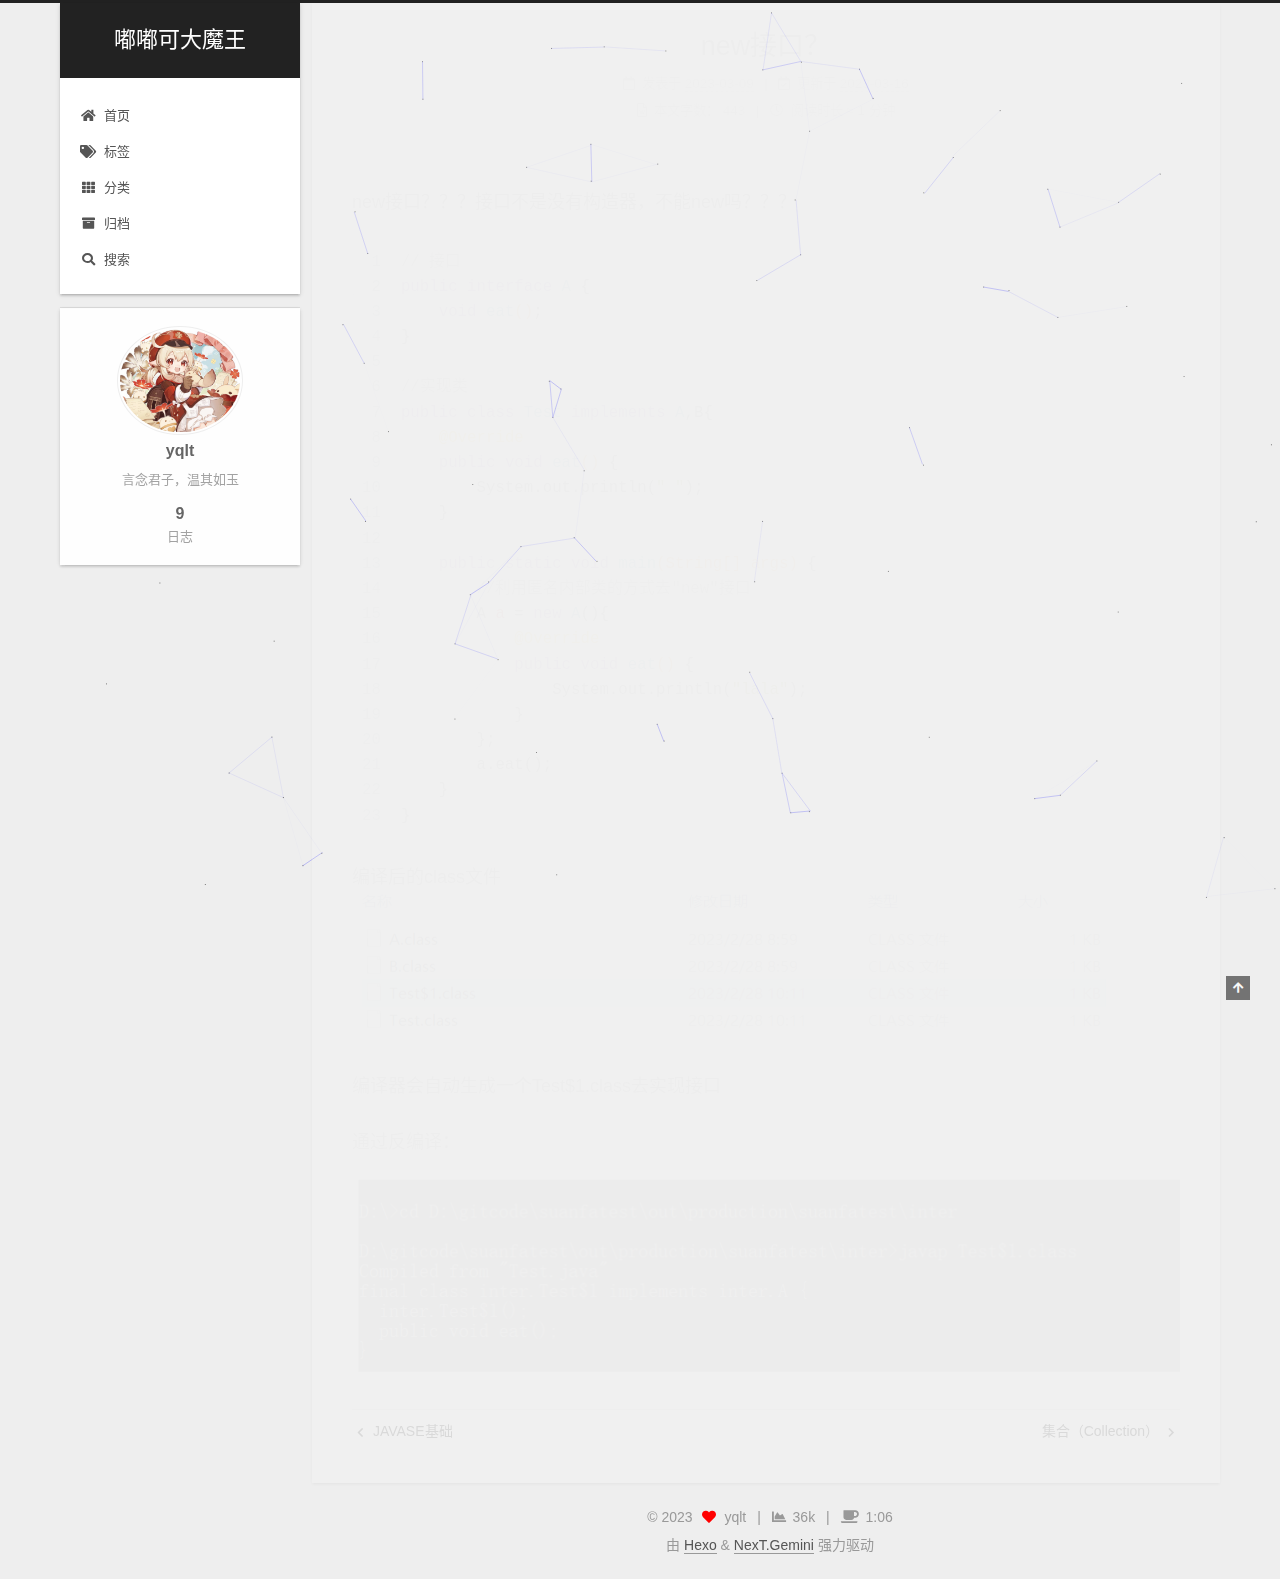
<file: 2023/03/09/new接口/index.html>
<!DOCTYPE html>
<html lang="zh-CN">
<head>
  <meta charset="UTF-8">
<meta name="viewport" content="width=device-width, initial-scale=1, maximum-scale=2">
<meta name="theme-color" content="#222">
<meta name="generator" content="Hexo 6.3.0">
  <link rel="apple-touch-icon" sizes="180x180" href="/images/apple-touch-icon-next.png">
  <link rel="icon" type="image/png" sizes="32x32" href="/images/favicon-32x32-next.png">
  <link rel="icon" type="image/png" sizes="16x16" href="/images/favicon-16x16-next.png">
  <link rel="mask-icon" href="/images/logo.svg" color="#222">

<link rel="stylesheet" href="/css/main.css">


<link rel="stylesheet" href="/lib/font-awesome/css/all.min.css">

<script id="hexo-configurations">
    var NexT = window.NexT || {};
    var CONFIG = {"hostname":"example.com","root":"/","scheme":"Gemini","version":"7.8.0","exturl":false,"sidebar":{"position":"left","display":"post","padding":18,"offset":12,"onmobile":false},"copycode":{"enable":false,"show_result":false,"style":null},"back2top":{"enable":true,"sidebar":false,"scrollpercent":false},"bookmark":{"enable":false,"color":"#222","save":"auto"},"fancybox":false,"mediumzoom":false,"lazyload":false,"pangu":false,"comments":{"style":"tabs","active":null,"storage":true,"lazyload":false,"nav":null},"algolia":{"hits":{"per_page":10},"labels":{"input_placeholder":"Search for Posts","hits_empty":"We didn't find any results for the search: ${query}","hits_stats":"${hits} results found in ${time} ms"}},"localsearch":{"enable":true,"trigger":"auto","top_n_per_article":1,"unescape":false,"preload":false},"motion":{"enable":true,"async":false,"transition":{"post_block":"fadeIn","post_header":"slideDownIn","post_body":"slideDownIn","coll_header":"slideLeftIn","sidebar":"slideUpIn"}},"path":"search.xml"};
  </script>

  <meta name="description" content="new接口？？？接口不是没有构造器，不能new吗？？？ 1234567891011121314151617181920212223&#x2F;&#x2F; 接口public interface A &amp;#123;    void eat();&amp;#125;&#x2F;&#x2F;实现类public class Test implements A,B&amp;#123;    @Override    public void eat() &amp;#123;">
<meta property="og:type" content="article">
<meta property="og:title" content="new接口？">
<meta property="og:url" content="http://example.com/2023/03/09/new%E6%8E%A5%E5%8F%A3/index.html">
<meta property="og:site_name" content="嘟嘟可大魔王">
<meta property="og:description" content="new接口？？？接口不是没有构造器，不能new吗？？？ 1234567891011121314151617181920212223&#x2F;&#x2F; 接口public interface A &amp;#123;    void eat();&amp;#125;&#x2F;&#x2F;实现类public class Test implements A,B&amp;#123;    @Override    public void eat() &amp;#123;">
<meta property="og:locale" content="zh_CN">
<meta property="og:image" content="http://example.com/pic/1.png">
<meta property="og:image" content="http://example.com/pic/2.png">
<meta property="article:published_time" content="2023-03-09T11:41:48.954Z">
<meta property="article:modified_time" content="2023-03-16T09:09:32.507Z">
<meta property="article:author" content="yqlt">
<meta name="twitter:card" content="summary">
<meta name="twitter:image" content="http://example.com/pic/1.png">

<link rel="canonical" href="http://example.com/2023/03/09/new%E6%8E%A5%E5%8F%A3/">


<script id="page-configurations">
  // https://hexo.io/docs/variables.html
  CONFIG.page = {
    sidebar: "",
    isHome : false,
    isPost : true,
    lang   : 'zh-CN'
  };
</script>

  <title>new接口？ | 嘟嘟可大魔王</title>
  






  <noscript>
  <style>
  .use-motion .brand,
  .use-motion .menu-item,
  .sidebar-inner,
  .use-motion .post-block,
  .use-motion .pagination,
  .use-motion .comments,
  .use-motion .post-header,
  .use-motion .post-body,
  .use-motion .collection-header { opacity: initial; }

  .use-motion .site-title,
  .use-motion .site-subtitle {
    opacity: initial;
    top: initial;
  }

  .use-motion .logo-line-before i { left: initial; }
  .use-motion .logo-line-after i { right: initial; }
  </style>
</noscript>

  
  
</head>

<body itemscope itemtype="http://schema.org/WebPage">
  <div class="container use-motion">
    <div class="headband"></div>

    <header class="header" itemscope itemtype="http://schema.org/WPHeader">
      <div class="header-inner"><div class="site-brand-container">
  <div class="site-nav-toggle">
    <div class="toggle" aria-label="切换导航栏">
      <span class="toggle-line toggle-line-first"></span>
      <span class="toggle-line toggle-line-middle"></span>
      <span class="toggle-line toggle-line-last"></span>
    </div>
  </div>

  <div class="site-meta">

    <a href="/" class="brand" rel="start">
      <span class="logo-line-before"><i></i></span>
      <h1 class="site-title">嘟嘟可大魔王</h1>
      <span class="logo-line-after"><i></i></span>
    </a>
  </div>

  <div class="site-nav-right">
    <div class="toggle popup-trigger">
        <i class="fa fa-search fa-fw fa-lg"></i>
    </div>
  </div>
</div>




<nav class="site-nav">
  <ul id="menu" class="main-menu menu">
        <li class="menu-item menu-item-home">

    <a href="/" rel="section"><i class="fa fa-home fa-fw"></i>首页</a>

  </li>
        <li class="menu-item menu-item-tags">

    <a href="/tags/" rel="section"><i class="fa fa-tags fa-fw"></i>标签</a>

  </li>
        <li class="menu-item menu-item-categories">

    <a href="/categories/" rel="section"><i class="fa fa-th fa-fw"></i>分类</a>

  </li>
        <li class="menu-item menu-item-archives">

    <a href="/archives/" rel="section"><i class="fa fa-archive fa-fw"></i>归档</a>

  </li>
      <li class="menu-item menu-item-search">
        <a role="button" class="popup-trigger"><i class="fa fa-search fa-fw"></i>搜索
        </a>
      </li>
  </ul>
</nav>



  <div class="search-pop-overlay">
    <div class="popup search-popup">
        <div class="search-header">
  <span class="search-icon">
    <i class="fa fa-search"></i>
  </span>
  <div class="search-input-container">
    <input autocomplete="off" autocapitalize="off"
           placeholder="搜索..." spellcheck="false"
           type="search" class="search-input">
  </div>
  <span class="popup-btn-close">
    <i class="fa fa-times-circle"></i>
  </span>
</div>
<div id="search-result">
  <div id="no-result">
    <i class="fa fa-spinner fa-pulse fa-5x fa-fw"></i>
  </div>
</div>

    </div>
  </div>

</div>
    </header>

    
  <div class="back-to-top">
    <i class="fa fa-arrow-up"></i>
    <span>0%</span>
  </div>


    <main class="main">
      <div class="main-inner">
        <div class="content-wrap">
          

          <div class="content post posts-expand">
            

    
  
  
  <article itemscope itemtype="http://schema.org/Article" class="post-block" lang="zh-CN">
    <link itemprop="mainEntityOfPage" href="http://example.com/2023/03/09/new%E6%8E%A5%E5%8F%A3/">

    <span hidden itemprop="author" itemscope itemtype="http://schema.org/Person">
      <meta itemprop="image" content="/images/avatar.png">
      <meta itemprop="name" content="yqlt">
      <meta itemprop="description" content="言念君子，温其如玉">
    </span>

    <span hidden itemprop="publisher" itemscope itemtype="http://schema.org/Organization">
      <meta itemprop="name" content="嘟嘟可大魔王">
    </span>
      <header class="post-header">
        <h1 class="post-title" itemprop="name headline">
          new接口？
        </h1>

        <div class="post-meta">
            <span class="post-meta-item">
              <span class="post-meta-item-icon">
                <i class="far fa-calendar"></i>
              </span>
              <span class="post-meta-item-text">发表于</span>

              <time title="创建时间：2023-03-09 19:41:48" itemprop="dateCreated datePublished" datetime="2023-03-09T19:41:48+08:00">2023-03-09</time>
            </span>
              <span class="post-meta-item">
                <span class="post-meta-item-icon">
                  <i class="far fa-calendar-check"></i>
                </span>
                <span class="post-meta-item-text">更新于</span>
                <time title="修改时间：2023-03-16 17:09:32" itemprop="dateModified" datetime="2023-03-16T17:09:32+08:00">2023-03-16</time>
              </span>

          <br>
            <span class="post-meta-item" title="本文字数">
              <span class="post-meta-item-icon">
                <i class="far fa-file-word"></i>
              </span>
                <span class="post-meta-item-text">本文字数：</span>
              <span>443</span>
            </span>
            <span class="post-meta-item" title="阅读时长">
              <span class="post-meta-item-icon">
                <i class="far fa-clock"></i>
              </span>
                <span class="post-meta-item-text">阅读时长 &asymp;</span>
              <span>1 分钟</span>
            </span>

        </div>
      </header>

    
    
    
    <div class="post-body" itemprop="articleBody">

      
        <p>new接口？？？接口不是没有构造器，不能new吗？？？</p>
<figure class="highlight java"><table><tr><td class="gutter"><pre><span class="line">1</span><br><span class="line">2</span><br><span class="line">3</span><br><span class="line">4</span><br><span class="line">5</span><br><span class="line">6</span><br><span class="line">7</span><br><span class="line">8</span><br><span class="line">9</span><br><span class="line">10</span><br><span class="line">11</span><br><span class="line">12</span><br><span class="line">13</span><br><span class="line">14</span><br><span class="line">15</span><br><span class="line">16</span><br><span class="line">17</span><br><span class="line">18</span><br><span class="line">19</span><br><span class="line">20</span><br><span class="line">21</span><br><span class="line">22</span><br><span class="line">23</span><br></pre></td><td class="code"><pre><span class="line"><span class="comment">// 接口</span></span><br><span class="line"><span class="keyword">public</span> <span class="keyword">interface</span> <span class="title class_">A</span> &#123;</span><br><span class="line">    <span class="keyword">void</span> <span class="title function_">eat</span><span class="params">()</span>;</span><br><span class="line">&#125;</span><br><span class="line"></span><br><span class="line"><span class="comment">//实现类</span></span><br><span class="line"><span class="keyword">public</span> <span class="keyword">class</span> <span class="title class_">Test</span> <span class="keyword">implements</span> <span class="title class_">A</span>,B&#123;</span><br><span class="line">    <span class="meta">@Override</span></span><br><span class="line">    <span class="keyword">public</span> <span class="keyword">void</span> <span class="title function_">eat</span><span class="params">()</span> &#123;</span><br><span class="line">        System.out.println(<span class="string">&quot; &quot;</span>);</span><br><span class="line">    &#125;</span><br><span class="line"></span><br><span class="line">    <span class="keyword">public</span> <span class="keyword">static</span> <span class="keyword">void</span> <span class="title function_">main</span><span class="params">(String[] args)</span> &#123;</span><br><span class="line">        <span class="comment">//利用匿名内部类的方式去&quot;new&quot;接口</span></span><br><span class="line">        <span class="type">A</span> <span class="variable">a</span> <span class="operator">=</span> <span class="keyword">new</span> <span class="title class_">A</span>()&#123;</span><br><span class="line">            <span class="meta">@Override</span></span><br><span class="line">            <span class="keyword">public</span> <span class="keyword">void</span> <span class="title function_">eat</span><span class="params">()</span> &#123;</span><br><span class="line">                System.out.println(<span class="string">&quot;lala&quot;</span>);</span><br><span class="line">            &#125;</span><br><span class="line">        &#125;;</span><br><span class="line">        a.eat();</span><br><span class="line">    &#125;</span><br><span class="line">&#125;</span><br></pre></td></tr></table></figure>

<p>编译后的class文件<br><img src="/../pic/1.png"></p>
<p>编译器会自动生成一个Test$1.class去实现接口</p>
<p>通过反编译：</p>
<p><img src="/../pic/2.png"></p>

    </div>

    
    
    

      <footer class="post-footer">

        


        
    <div class="post-nav">
      <div class="post-nav-item">
    <a href="/2023/03/09/javaSE%E7%AC%94%E8%AE%B0/" rel="prev" title="JAVASE基础">
      <i class="fa fa-chevron-left"></i> JAVASE基础
    </a></div>
      <div class="post-nav-item">
    <a href="/2023/03/14/%E9%9B%86%E5%90%88%EF%BC%88Collection%EF%BC%89/" rel="next" title="集合（Collection）">
      集合（Collection） <i class="fa fa-chevron-right"></i>
    </a></div>
    </div>
      </footer>
    
  </article>
  
  
  



          </div>
          

<script>
  window.addEventListener('tabs:register', () => {
    let { activeClass } = CONFIG.comments;
    if (CONFIG.comments.storage) {
      activeClass = localStorage.getItem('comments_active') || activeClass;
    }
    if (activeClass) {
      let activeTab = document.querySelector(`a[href="#comment-${activeClass}"]`);
      if (activeTab) {
        activeTab.click();
      }
    }
  });
  if (CONFIG.comments.storage) {
    window.addEventListener('tabs:click', event => {
      if (!event.target.matches('.tabs-comment .tab-content .tab-pane')) return;
      let commentClass = event.target.classList[1];
      localStorage.setItem('comments_active', commentClass);
    });
  }
</script>

        </div>
          
  
  <div class="toggle sidebar-toggle">
    <span class="toggle-line toggle-line-first"></span>
    <span class="toggle-line toggle-line-middle"></span>
    <span class="toggle-line toggle-line-last"></span>
  </div>

  <aside class="sidebar">
    <div class="sidebar-inner">

      <ul class="sidebar-nav motion-element">
        <li class="sidebar-nav-toc">
          文章目录
        </li>
        <li class="sidebar-nav-overview">
          站点概览
        </li>
      </ul>

      <!--noindex-->
      <div class="post-toc-wrap sidebar-panel">
      </div>
      <!--/noindex-->

      <div class="site-overview-wrap sidebar-panel">
        <div class="site-author motion-element" itemprop="author" itemscope itemtype="http://schema.org/Person">
    <img class="site-author-image" itemprop="image" alt="yqlt"
      src="/images/avatar.png">
  <p class="site-author-name" itemprop="name">yqlt</p>
  <div class="site-description" itemprop="description">言念君子，温其如玉</div>
</div>
<div class="site-state-wrap motion-element">
  <nav class="site-state">
      <div class="site-state-item site-state-posts">
          <a href="/archives/">
        
          <span class="site-state-item-count">9</span>
          <span class="site-state-item-name">日志</span>
        </a>
      </div>
  </nav>
</div>



      </div>

    </div>
  </aside>
  <div id="sidebar-dimmer"></div>


      </div>
    </main>

    <footer class="footer">
      <div class="footer-inner">
        

        

<div class="copyright">
  
  &copy; 
  <span itemprop="copyrightYear">2023</span>
  <span class="with-love">
    <i class="fa fa-heart"></i>
  </span>
  <span class="author" itemprop="copyrightHolder">yqlt</span>
    <span class="post-meta-divider">|</span>
    <span class="post-meta-item-icon">
      <i class="fa fa-chart-area"></i>
    </span>
    <span title="站点总字数">36k</span>
    <span class="post-meta-divider">|</span>
    <span class="post-meta-item-icon">
      <i class="fa fa-coffee"></i>
    </span>
    <span title="站点阅读时长">1:06</span>
</div>
  <div class="powered-by">由 <a href="https://hexo.io/" class="theme-link" rel="noopener" target="_blank">Hexo</a> & <a href="https://theme-next.org/" class="theme-link" rel="noopener" target="_blank">NexT.Gemini</a> 强力驱动
  </div>

        








      </div>
    </footer>
  </div>

  
  
  <script color='0,0,255' opacity='0.5' zIndex='-1' count='99' src="/lib/canvas-nest/canvas-nest.min.js"></script>
  <script src="/lib/anime.min.js"></script>
  <script src="/lib/velocity/velocity.min.js"></script>
  <script src="/lib/velocity/velocity.ui.min.js"></script>

<script src="/js/utils.js"></script>

<script src="/js/motion.js"></script>


<script src="/js/schemes/pisces.js"></script>


<script src="/js/next-boot.js"></script>




  




  
<script src="/js/local-search.js"></script>













  

  
  

  
  <script type="text/javascript" src="/js/my_js/clicklove.js"></script>
</body>
</html>
</file>
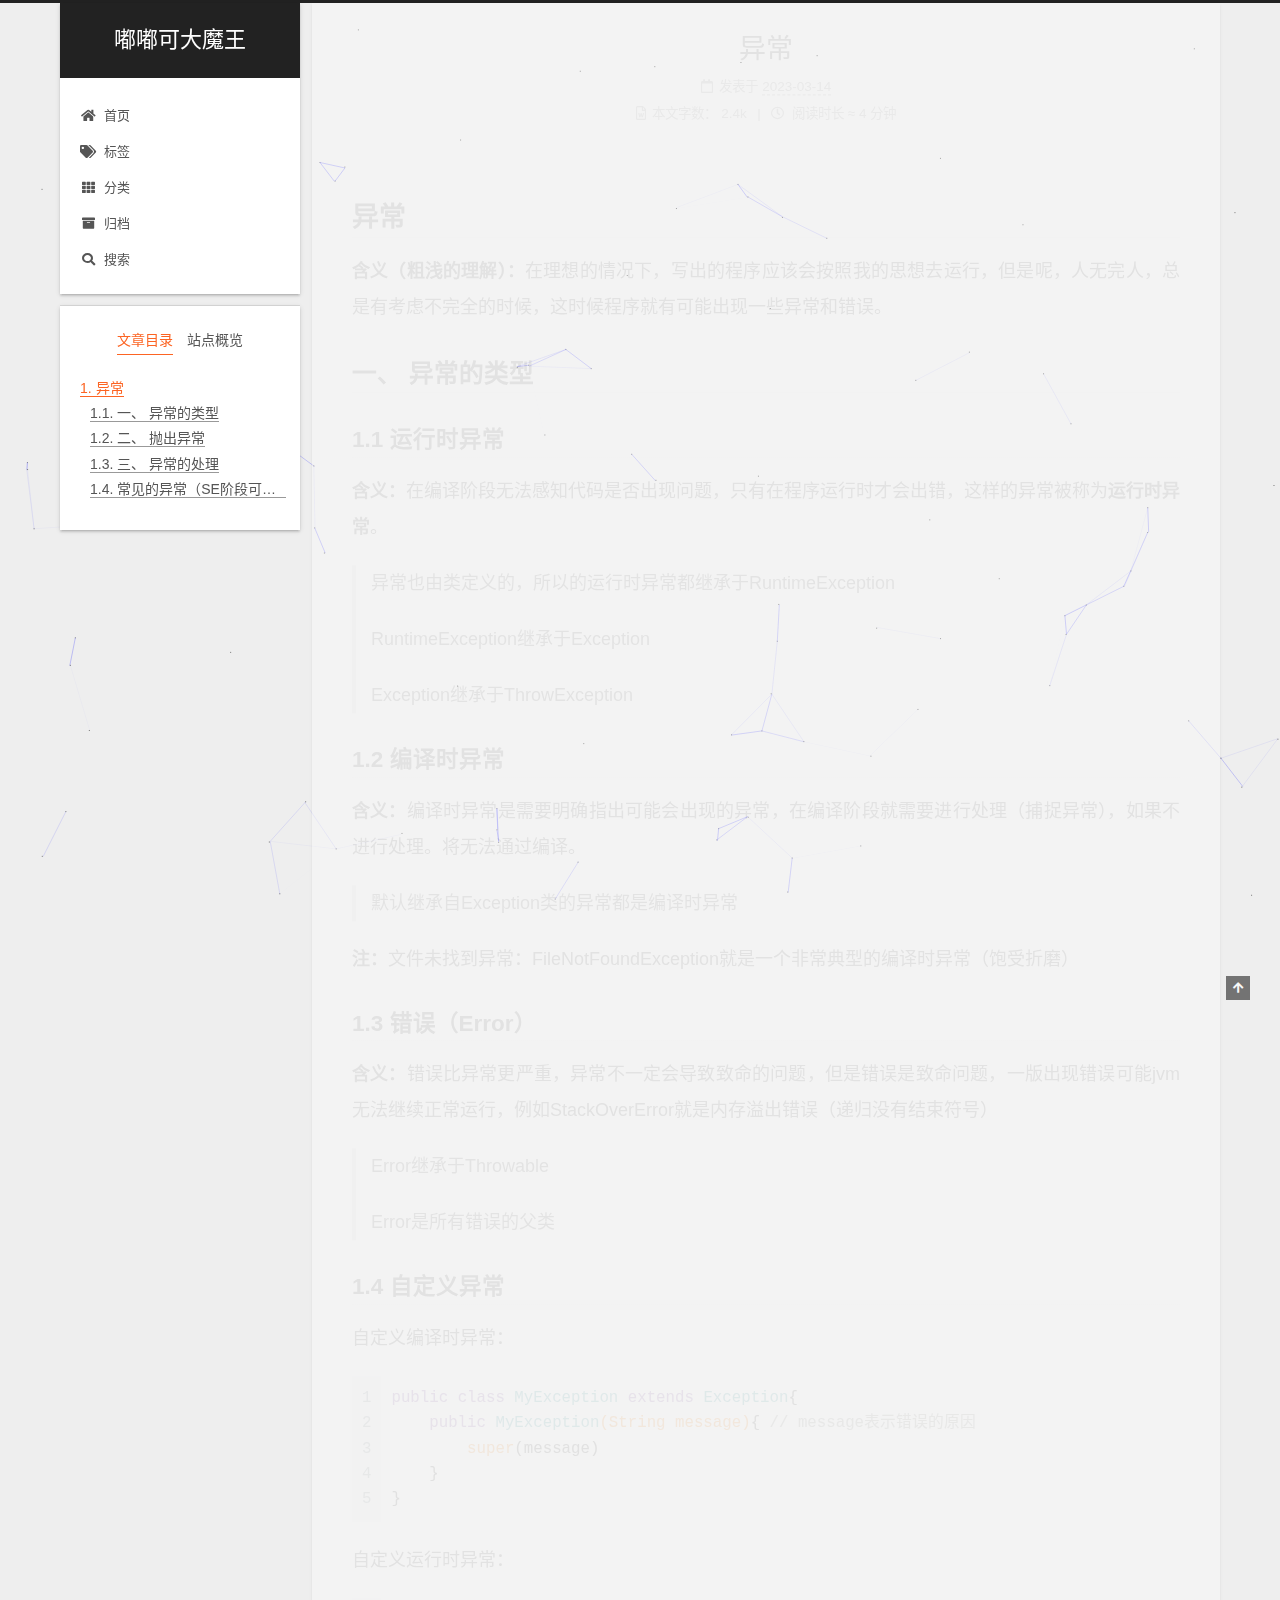
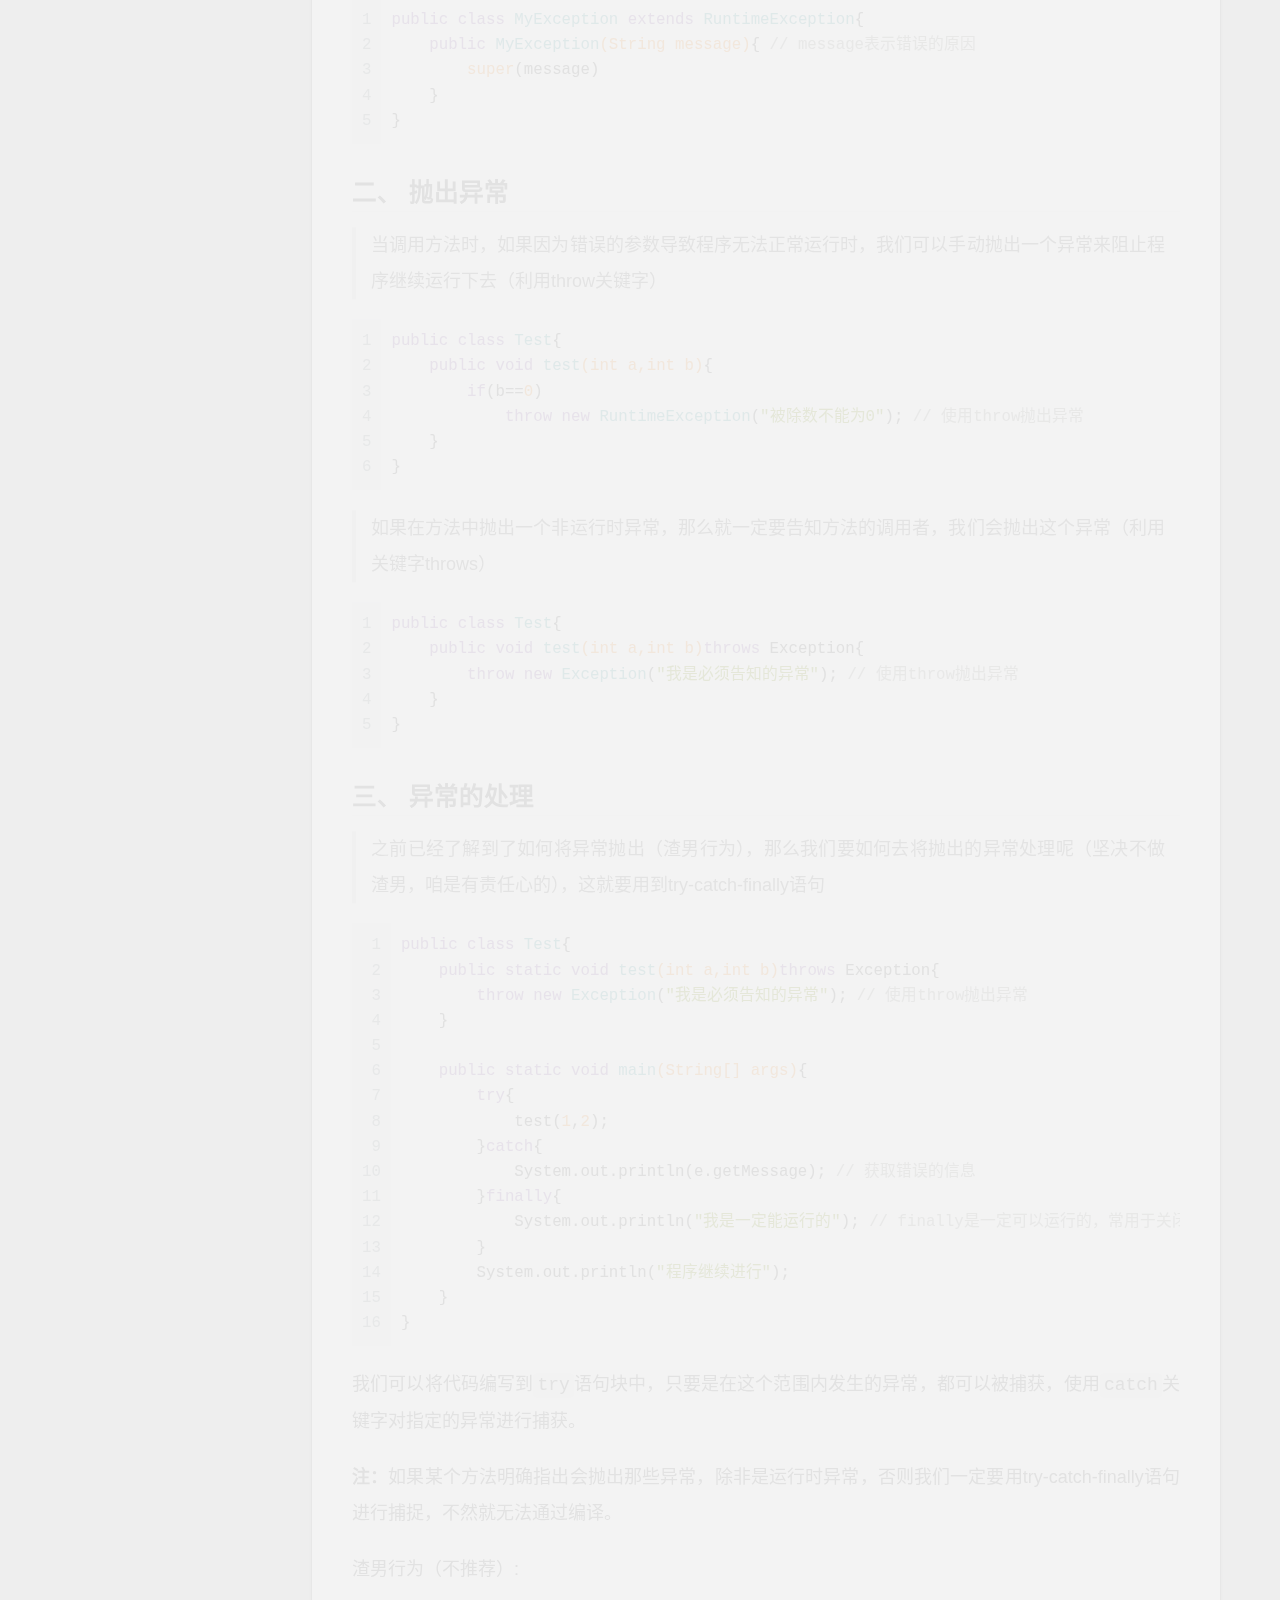
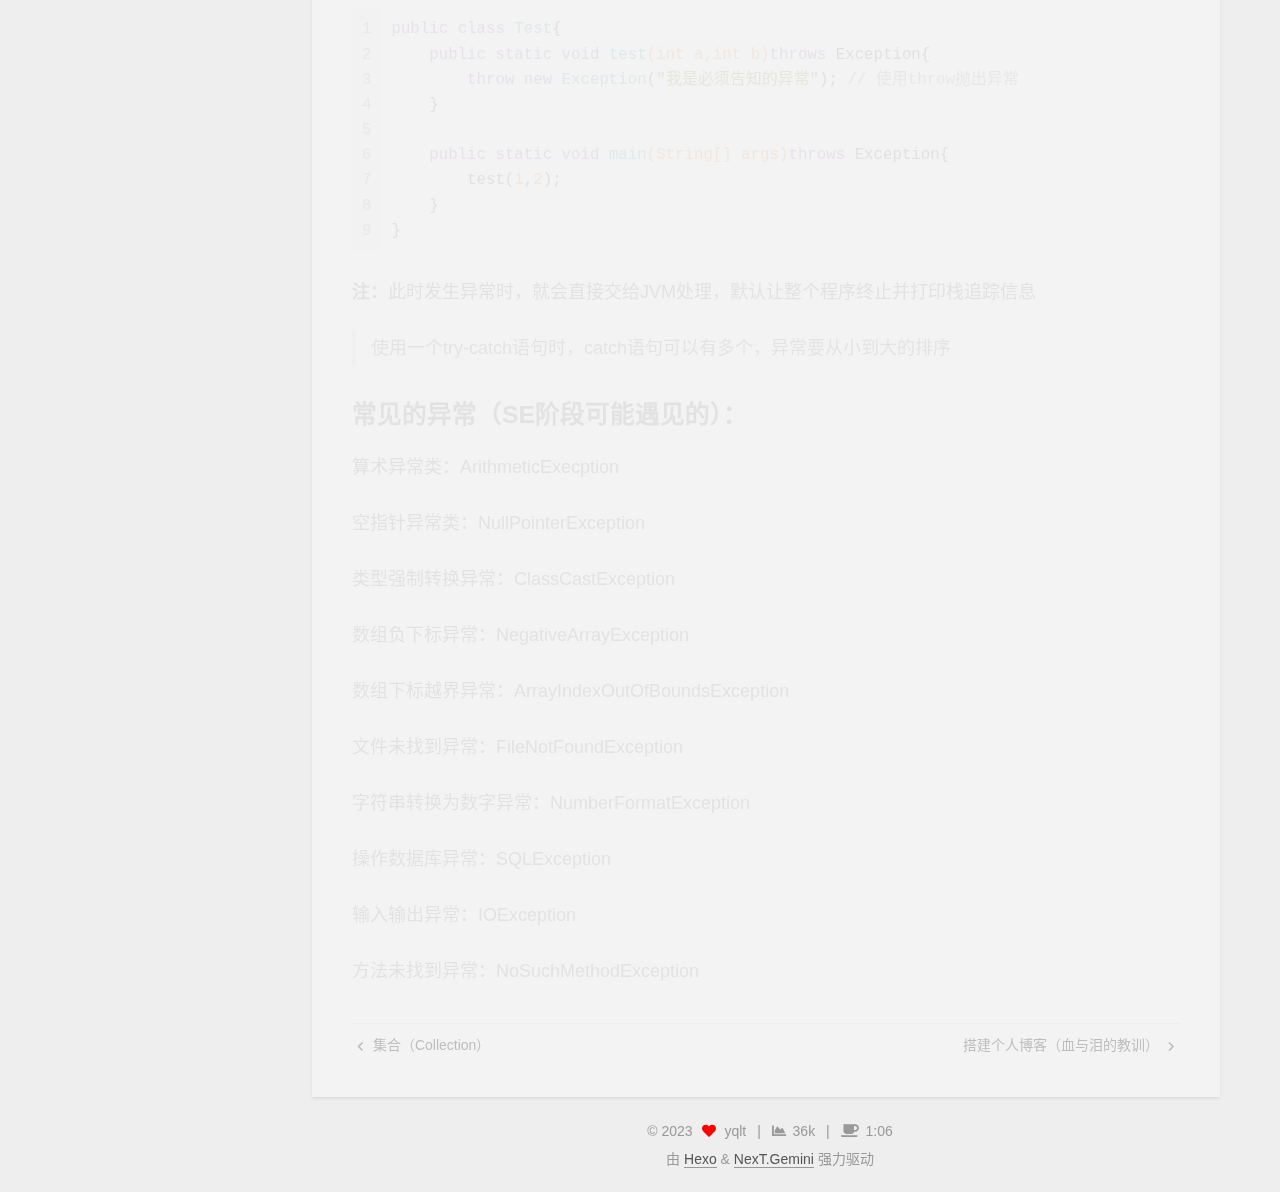
<file: 2023/03/14/异常/index.html>
<!DOCTYPE html>
<html lang="zh-CN">
<head>
  <meta charset="UTF-8">
<meta name="viewport" content="width=device-width, initial-scale=1, maximum-scale=2">
<meta name="theme-color" content="#222">
<meta name="generator" content="Hexo 6.3.0">
  <link rel="apple-touch-icon" sizes="180x180" href="/images/apple-touch-icon-next.png">
  <link rel="icon" type="image/png" sizes="32x32" href="/images/favicon-32x32-next.png">
  <link rel="icon" type="image/png" sizes="16x16" href="/images/favicon-16x16-next.png">
  <link rel="mask-icon" href="/images/logo.svg" color="#222">

<link rel="stylesheet" href="/css/main.css">


<link rel="stylesheet" href="/lib/font-awesome/css/all.min.css">

<script id="hexo-configurations">
    var NexT = window.NexT || {};
    var CONFIG = {"hostname":"example.com","root":"/","scheme":"Gemini","version":"7.8.0","exturl":false,"sidebar":{"position":"left","display":"post","padding":18,"offset":12,"onmobile":false},"copycode":{"enable":false,"show_result":false,"style":null},"back2top":{"enable":true,"sidebar":false,"scrollpercent":false},"bookmark":{"enable":false,"color":"#222","save":"auto"},"fancybox":false,"mediumzoom":false,"lazyload":false,"pangu":false,"comments":{"style":"tabs","active":null,"storage":true,"lazyload":false,"nav":null},"algolia":{"hits":{"per_page":10},"labels":{"input_placeholder":"Search for Posts","hits_empty":"We didn't find any results for the search: ${query}","hits_stats":"${hits} results found in ${time} ms"}},"localsearch":{"enable":true,"trigger":"auto","top_n_per_article":1,"unescape":false,"preload":false},"motion":{"enable":true,"async":false,"transition":{"post_block":"fadeIn","post_header":"slideDownIn","post_body":"slideDownIn","coll_header":"slideLeftIn","sidebar":"slideUpIn"}},"path":"search.xml"};
  </script>

  <meta name="description" content="异常含义（粗浅的理解）：在理想的情况下，写出的程序应该会按照我的思想去运行，但是呢，人无完人，总是有考虑不完全的时候，这时候程序就有可能出现一些异常和错误。 一、 异常的类型1.1 运行时异常含义：在编译阶段无法感知代码是否出现问题，只有在程序运行时才会出错，这样的异常被称为运行时异常。  异常也由类定义的，所以的运行时异常都继承于RuntimeException RuntimeException">
<meta property="og:type" content="article">
<meta property="og:title" content="异常">
<meta property="og:url" content="http://example.com/2023/03/14/%E5%BC%82%E5%B8%B8/index.html">
<meta property="og:site_name" content="嘟嘟可大魔王">
<meta property="og:description" content="异常含义（粗浅的理解）：在理想的情况下，写出的程序应该会按照我的思想去运行，但是呢，人无完人，总是有考虑不完全的时候，这时候程序就有可能出现一些异常和错误。 一、 异常的类型1.1 运行时异常含义：在编译阶段无法感知代码是否出现问题，只有在程序运行时才会出错，这样的异常被称为运行时异常。  异常也由类定义的，所以的运行时异常都继承于RuntimeException RuntimeException">
<meta property="og:locale" content="zh_CN">
<meta property="article:published_time" content="2023-03-14T06:27:31.031Z">
<meta property="article:modified_time" content="2023-03-14T06:28:03.600Z">
<meta property="article:author" content="yqlt">
<meta name="twitter:card" content="summary">

<link rel="canonical" href="http://example.com/2023/03/14/%E5%BC%82%E5%B8%B8/">


<script id="page-configurations">
  // https://hexo.io/docs/variables.html
  CONFIG.page = {
    sidebar: "",
    isHome : false,
    isPost : true,
    lang   : 'zh-CN'
  };
</script>

  <title>异常 | 嘟嘟可大魔王</title>
  






  <noscript>
  <style>
  .use-motion .brand,
  .use-motion .menu-item,
  .sidebar-inner,
  .use-motion .post-block,
  .use-motion .pagination,
  .use-motion .comments,
  .use-motion .post-header,
  .use-motion .post-body,
  .use-motion .collection-header { opacity: initial; }

  .use-motion .site-title,
  .use-motion .site-subtitle {
    opacity: initial;
    top: initial;
  }

  .use-motion .logo-line-before i { left: initial; }
  .use-motion .logo-line-after i { right: initial; }
  </style>
</noscript>

  
  
</head>

<body itemscope itemtype="http://schema.org/WebPage">
  <div class="container use-motion">
    <div class="headband"></div>

    <header class="header" itemscope itemtype="http://schema.org/WPHeader">
      <div class="header-inner"><div class="site-brand-container">
  <div class="site-nav-toggle">
    <div class="toggle" aria-label="切换导航栏">
      <span class="toggle-line toggle-line-first"></span>
      <span class="toggle-line toggle-line-middle"></span>
      <span class="toggle-line toggle-line-last"></span>
    </div>
  </div>

  <div class="site-meta">

    <a href="/" class="brand" rel="start">
      <span class="logo-line-before"><i></i></span>
      <h1 class="site-title">嘟嘟可大魔王</h1>
      <span class="logo-line-after"><i></i></span>
    </a>
  </div>

  <div class="site-nav-right">
    <div class="toggle popup-trigger">
        <i class="fa fa-search fa-fw fa-lg"></i>
    </div>
  </div>
</div>




<nav class="site-nav">
  <ul id="menu" class="main-menu menu">
        <li class="menu-item menu-item-home">

    <a href="/" rel="section"><i class="fa fa-home fa-fw"></i>首页</a>

  </li>
        <li class="menu-item menu-item-tags">

    <a href="/tags/" rel="section"><i class="fa fa-tags fa-fw"></i>标签</a>

  </li>
        <li class="menu-item menu-item-categories">

    <a href="/categories/" rel="section"><i class="fa fa-th fa-fw"></i>分类</a>

  </li>
        <li class="menu-item menu-item-archives">

    <a href="/archives/" rel="section"><i class="fa fa-archive fa-fw"></i>归档</a>

  </li>
      <li class="menu-item menu-item-search">
        <a role="button" class="popup-trigger"><i class="fa fa-search fa-fw"></i>搜索
        </a>
      </li>
  </ul>
</nav>



  <div class="search-pop-overlay">
    <div class="popup search-popup">
        <div class="search-header">
  <span class="search-icon">
    <i class="fa fa-search"></i>
  </span>
  <div class="search-input-container">
    <input autocomplete="off" autocapitalize="off"
           placeholder="搜索..." spellcheck="false"
           type="search" class="search-input">
  </div>
  <span class="popup-btn-close">
    <i class="fa fa-times-circle"></i>
  </span>
</div>
<div id="search-result">
  <div id="no-result">
    <i class="fa fa-spinner fa-pulse fa-5x fa-fw"></i>
  </div>
</div>

    </div>
  </div>

</div>
    </header>

    
  <div class="back-to-top">
    <i class="fa fa-arrow-up"></i>
    <span>0%</span>
  </div>


    <main class="main">
      <div class="main-inner">
        <div class="content-wrap">
          

          <div class="content post posts-expand">
            

    
  
  
  <article itemscope itemtype="http://schema.org/Article" class="post-block" lang="zh-CN">
    <link itemprop="mainEntityOfPage" href="http://example.com/2023/03/14/%E5%BC%82%E5%B8%B8/">

    <span hidden itemprop="author" itemscope itemtype="http://schema.org/Person">
      <meta itemprop="image" content="/images/avatar.png">
      <meta itemprop="name" content="yqlt">
      <meta itemprop="description" content="言念君子，温其如玉">
    </span>

    <span hidden itemprop="publisher" itemscope itemtype="http://schema.org/Organization">
      <meta itemprop="name" content="嘟嘟可大魔王">
    </span>
      <header class="post-header">
        <h1 class="post-title" itemprop="name headline">
          异常
        </h1>

        <div class="post-meta">
            <span class="post-meta-item">
              <span class="post-meta-item-icon">
                <i class="far fa-calendar"></i>
              </span>
              <span class="post-meta-item-text">发表于</span>
              

              <time title="创建时间：2023-03-14 14:27:31 / 修改时间：14:28:03" itemprop="dateCreated datePublished" datetime="2023-03-14T14:27:31+08:00">2023-03-14</time>
            </span>

          <br>
            <span class="post-meta-item" title="本文字数">
              <span class="post-meta-item-icon">
                <i class="far fa-file-word"></i>
              </span>
                <span class="post-meta-item-text">本文字数：</span>
              <span>2.4k</span>
            </span>
            <span class="post-meta-item" title="阅读时长">
              <span class="post-meta-item-icon">
                <i class="far fa-clock"></i>
              </span>
                <span class="post-meta-item-text">阅读时长 &asymp;</span>
              <span>4 分钟</span>
            </span>

        </div>
      </header>

    
    
    
    <div class="post-body" itemprop="articleBody">

      
        <h1 id="异常"><a href="#异常" class="headerlink" title="异常"></a>异常</h1><p><strong>含义（粗浅的理解）：</strong>在理想的情况下，写出的程序应该会按照我的思想去运行，但是呢，人无完人，总是有考虑不完全的时候，这时候程序就有可能出现一些异常和错误。</p>
<h2 id="一、-异常的类型"><a href="#一、-异常的类型" class="headerlink" title="一、 异常的类型"></a>一、 异常的类型</h2><h3 id="1-1-运行时异常"><a href="#1-1-运行时异常" class="headerlink" title="1.1 运行时异常"></a>1.1 运行时异常</h3><p><strong>含义：</strong>在编译阶段无法感知代码是否出现问题，只有在程序运行时才会出错，这样的异常被称为<strong>运行时异常</strong>。</p>
<blockquote>
<p>异常也由类定义的，所以的运行时异常都继承于RuntimeException</p>
<p>RuntimeException继承于Exception</p>
<p>Exception继承于ThrowException</p>
</blockquote>
<h3 id="1-2-编译时异常"><a href="#1-2-编译时异常" class="headerlink" title="1.2 编译时异常"></a>1.2 编译时异常</h3><p><strong>含义：</strong>编译时异常是需要明确指出可能会出现的异常，在编译阶段就需要进行处理（捕捉异常），如果不进行处理。将无法通过编译。</p>
<blockquote>
<p>默认继承自Exception类的异常都是编译时异常</p>
</blockquote>
<p><strong>注：</strong>文件未找到异常：FileNotFoundException就是一个非常典型的编译时异常（饱受折磨）</p>
<h3 id="1-3-错误（Error）"><a href="#1-3-错误（Error）" class="headerlink" title="1.3 错误（Error）"></a>1.3 错误（Error）</h3><p><strong>含义：</strong>错误比异常更严重，异常不一定会导致致命的问题，但是错误是致命问题，一版出现错误可能jvm无法继续正常运行，例如StackOverError就是内存溢出错误（递归没有结束符号）</p>
<blockquote>
<p>Error继承于Throwable</p>
<p>Error是所有错误的父类</p>
</blockquote>
<h3 id="1-4-自定义异常"><a href="#1-4-自定义异常" class="headerlink" title="1.4 自定义异常"></a>1.4 自定义异常</h3><p>自定义编译时异常：</p>
<figure class="highlight java"><table><tr><td class="gutter"><pre><span class="line">1</span><br><span class="line">2</span><br><span class="line">3</span><br><span class="line">4</span><br><span class="line">5</span><br></pre></td><td class="code"><pre><span class="line"><span class="keyword">public</span> <span class="keyword">class</span> <span class="title class_">MyException</span> <span class="keyword">extends</span> <span class="title class_">Exception</span>&#123;</span><br><span class="line">    <span class="keyword">public</span> <span class="title function_">MyException</span><span class="params">(String message)</span>&#123; <span class="comment">// message表示错误的原因</span></span><br><span class="line">        <span class="built_in">super</span>(message)</span><br><span class="line">    &#125;</span><br><span class="line">&#125;</span><br></pre></td></tr></table></figure>

<p>自定义运行时异常：</p>
<figure class="highlight java"><table><tr><td class="gutter"><pre><span class="line">1</span><br><span class="line">2</span><br><span class="line">3</span><br><span class="line">4</span><br><span class="line">5</span><br></pre></td><td class="code"><pre><span class="line"><span class="keyword">public</span> <span class="keyword">class</span> <span class="title class_">MyException</span> <span class="keyword">extends</span> <span class="title class_">RuntimeException</span>&#123;</span><br><span class="line">    <span class="keyword">public</span> <span class="title function_">MyException</span><span class="params">(String message)</span>&#123; <span class="comment">// message表示错误的原因</span></span><br><span class="line">        <span class="built_in">super</span>(message)</span><br><span class="line">    &#125;</span><br><span class="line">&#125;</span><br></pre></td></tr></table></figure>

<h2 id="二、-抛出异常"><a href="#二、-抛出异常" class="headerlink" title="二、 抛出异常"></a>二、 抛出异常</h2><blockquote>
<p>当调用方法时，如果因为错误的参数导致程序无法正常运行时，我们可以手动抛出一个异常来阻止程序继续运行下去（利用throw关键字）</p>
</blockquote>
<figure class="highlight java"><table><tr><td class="gutter"><pre><span class="line">1</span><br><span class="line">2</span><br><span class="line">3</span><br><span class="line">4</span><br><span class="line">5</span><br><span class="line">6</span><br></pre></td><td class="code"><pre><span class="line"><span class="keyword">public</span> <span class="keyword">class</span> <span class="title class_">Test</span>&#123;</span><br><span class="line">    <span class="keyword">public</span> <span class="keyword">void</span> <span class="title function_">test</span><span class="params">(<span class="type">int</span> a,<span class="type">int</span> b)</span>&#123;</span><br><span class="line">        <span class="keyword">if</span>(b==<span class="number">0</span>)</span><br><span class="line">            <span class="keyword">throw</span> <span class="keyword">new</span> <span class="title class_">RuntimeException</span>(<span class="string">&quot;被除数不能为0&quot;</span>); <span class="comment">// 使用throw抛出异常</span></span><br><span class="line">    &#125;</span><br><span class="line">&#125;</span><br></pre></td></tr></table></figure>

<blockquote>
<p>如果在方法中抛出一个非运行时异常，那么就一定要告知方法的调用者，我们会抛出这个异常（利用关键字throws）</p>
</blockquote>
<figure class="highlight java"><table><tr><td class="gutter"><pre><span class="line">1</span><br><span class="line">2</span><br><span class="line">3</span><br><span class="line">4</span><br><span class="line">5</span><br></pre></td><td class="code"><pre><span class="line"><span class="keyword">public</span> <span class="keyword">class</span> <span class="title class_">Test</span>&#123;</span><br><span class="line">    <span class="keyword">public</span> <span class="keyword">void</span> <span class="title function_">test</span><span class="params">(<span class="type">int</span> a,<span class="type">int</span> b)</span><span class="keyword">throws</span> Exception&#123;</span><br><span class="line">        <span class="keyword">throw</span> <span class="keyword">new</span> <span class="title class_">Exception</span>(<span class="string">&quot;我是必须告知的异常&quot;</span>); <span class="comment">// 使用throw抛出异常</span></span><br><span class="line">    &#125;</span><br><span class="line">&#125;</span><br></pre></td></tr></table></figure>

<h2 id="三、-异常的处理"><a href="#三、-异常的处理" class="headerlink" title="三、 异常的处理"></a>三、 异常的处理</h2><blockquote>
<p>之前已经了解到了如何将异常抛出（渣男行为），那么我们要如何去将抛出的异常处理呢（坚决不做渣男，咱是有责任心的），这就要用到try-catch-finally语句</p>
</blockquote>
<figure class="highlight java"><table><tr><td class="gutter"><pre><span class="line">1</span><br><span class="line">2</span><br><span class="line">3</span><br><span class="line">4</span><br><span class="line">5</span><br><span class="line">6</span><br><span class="line">7</span><br><span class="line">8</span><br><span class="line">9</span><br><span class="line">10</span><br><span class="line">11</span><br><span class="line">12</span><br><span class="line">13</span><br><span class="line">14</span><br><span class="line">15</span><br><span class="line">16</span><br></pre></td><td class="code"><pre><span class="line"><span class="keyword">public</span> <span class="keyword">class</span> <span class="title class_">Test</span>&#123;</span><br><span class="line">    <span class="keyword">public</span> <span class="keyword">static</span> <span class="keyword">void</span> <span class="title function_">test</span><span class="params">(<span class="type">int</span> a,<span class="type">int</span> b)</span><span class="keyword">throws</span> Exception&#123;</span><br><span class="line">        <span class="keyword">throw</span> <span class="keyword">new</span> <span class="title class_">Exception</span>(<span class="string">&quot;我是必须告知的异常&quot;</span>); <span class="comment">// 使用throw抛出异常</span></span><br><span class="line">    &#125;</span><br><span class="line">    </span><br><span class="line">    <span class="keyword">public</span> <span class="keyword">static</span> <span class="keyword">void</span> <span class="title function_">main</span><span class="params">(String[] args)</span>&#123;</span><br><span class="line">        <span class="keyword">try</span>&#123;</span><br><span class="line">            test(<span class="number">1</span>,<span class="number">2</span>);</span><br><span class="line">        &#125;<span class="keyword">catch</span>&#123;</span><br><span class="line">            System.out.println(e.getMessage); <span class="comment">// 获取错误的信息</span></span><br><span class="line">        &#125;<span class="keyword">finally</span>&#123;</span><br><span class="line">            System.out.println(<span class="string">&quot;我是一定能运行的&quot;</span>); <span class="comment">// finally是一定可以运行的，常用于关闭一些连接（后期会遇见）</span></span><br><span class="line">        &#125;</span><br><span class="line">        System.out.println(<span class="string">&quot;程序继续进行&quot;</span>);</span><br><span class="line">    &#125;</span><br><span class="line">&#125;</span><br></pre></td></tr></table></figure>

<p>我们可以将代码编写到<code>try</code>语句块中，只要是在这个范围内发生的异常，都可以被捕获，使用<code>catch</code>关键字对指定的异常进行捕获。</p>
<p><strong>注：</strong>如果某个方法明确指出会抛出那些异常，除非是运行时异常，否则我们一定要用try-catch-finally语句进行捕捉，不然就无法通过编译。</p>
<p>渣男行为（不推荐）:</p>
<figure class="highlight java"><table><tr><td class="gutter"><pre><span class="line">1</span><br><span class="line">2</span><br><span class="line">3</span><br><span class="line">4</span><br><span class="line">5</span><br><span class="line">6</span><br><span class="line">7</span><br><span class="line">8</span><br><span class="line">9</span><br></pre></td><td class="code"><pre><span class="line"><span class="keyword">public</span> <span class="keyword">class</span> <span class="title class_">Test</span>&#123;</span><br><span class="line">    <span class="keyword">public</span> <span class="keyword">static</span> <span class="keyword">void</span> <span class="title function_">test</span><span class="params">(<span class="type">int</span> a,<span class="type">int</span> b)</span><span class="keyword">throws</span> Exception&#123;</span><br><span class="line">        <span class="keyword">throw</span> <span class="keyword">new</span> <span class="title class_">Exception</span>(<span class="string">&quot;我是必须告知的异常&quot;</span>); <span class="comment">// 使用throw抛出异常</span></span><br><span class="line">    &#125;</span><br><span class="line">    </span><br><span class="line">    <span class="keyword">public</span> <span class="keyword">static</span> <span class="keyword">void</span> <span class="title function_">main</span><span class="params">(String[] args)</span><span class="keyword">throws</span> Exception&#123;</span><br><span class="line">        test(<span class="number">1</span>,<span class="number">2</span>);</span><br><span class="line">    &#125;</span><br><span class="line">&#125;</span><br></pre></td></tr></table></figure>

<p><strong>注：</strong>此时发生异常时，就会直接交给JVM处理，默认让整个程序终止并打印栈追踪信息</p>
<blockquote>
<p>使用一个try-catch语句时，catch语句可以有多个，异常要从小到大的排序</p>
</blockquote>
<h2 id="常见的异常（SE阶段可能遇见的）："><a href="#常见的异常（SE阶段可能遇见的）：" class="headerlink" title="常见的异常（SE阶段可能遇见的）："></a>常见的异常（SE阶段可能遇见的）：</h2><p>算术异常类：ArithmeticExecption</p>
<p>空指针异常类：NullPointerException</p>
<p>类型强制转换异常：ClassCastException</p>
<p>数组负下标异常：NegativeArrayException</p>
<p>数组下标越界异常：ArrayIndexOutOfBoundsException</p>
<p>文件未找到异常：FileNotFoundException</p>
<p>字符串转换为数字异常：NumberFormatException</p>
<p>操作数据库异常：SQLException</p>
<p>输入输出异常：IOException</p>
<p>方法未找到异常：NoSuchMethodException</p>

    </div>

    
    
    

      <footer class="post-footer">

        


        
    <div class="post-nav">
      <div class="post-nav-item">
    <a href="/2023/03/14/%E9%9B%86%E5%90%88%EF%BC%88Collection%EF%BC%89/" rel="prev" title="集合（Collection）">
      <i class="fa fa-chevron-left"></i> 集合（Collection）
    </a></div>
      <div class="post-nav-item">
    <a href="/2023/03/16/%E6%90%AD%E5%BB%BA%E4%B8%AA%E4%BA%BA%E5%8D%9A%E5%AE%A2%EF%BC%88hexo+git+github+nodejs%EF%BC%89/" rel="next" title="搭建个人博客（血与泪的教训）">
      搭建个人博客（血与泪的教训） <i class="fa fa-chevron-right"></i>
    </a></div>
    </div>
      </footer>
    
  </article>
  
  
  



          </div>
          

<script>
  window.addEventListener('tabs:register', () => {
    let { activeClass } = CONFIG.comments;
    if (CONFIG.comments.storage) {
      activeClass = localStorage.getItem('comments_active') || activeClass;
    }
    if (activeClass) {
      let activeTab = document.querySelector(`a[href="#comment-${activeClass}"]`);
      if (activeTab) {
        activeTab.click();
      }
    }
  });
  if (CONFIG.comments.storage) {
    window.addEventListener('tabs:click', event => {
      if (!event.target.matches('.tabs-comment .tab-content .tab-pane')) return;
      let commentClass = event.target.classList[1];
      localStorage.setItem('comments_active', commentClass);
    });
  }
</script>

        </div>
          
  
  <div class="toggle sidebar-toggle">
    <span class="toggle-line toggle-line-first"></span>
    <span class="toggle-line toggle-line-middle"></span>
    <span class="toggle-line toggle-line-last"></span>
  </div>

  <aside class="sidebar">
    <div class="sidebar-inner">

      <ul class="sidebar-nav motion-element">
        <li class="sidebar-nav-toc">
          文章目录
        </li>
        <li class="sidebar-nav-overview">
          站点概览
        </li>
      </ul>

      <!--noindex-->
      <div class="post-toc-wrap sidebar-panel">
          <div class="post-toc motion-element"><ol class="nav"><li class="nav-item nav-level-1"><a class="nav-link" href="#%E5%BC%82%E5%B8%B8"><span class="nav-number">1.</span> <span class="nav-text">异常</span></a><ol class="nav-child"><li class="nav-item nav-level-2"><a class="nav-link" href="#%E4%B8%80%E3%80%81-%E5%BC%82%E5%B8%B8%E7%9A%84%E7%B1%BB%E5%9E%8B"><span class="nav-number">1.1.</span> <span class="nav-text">一、 异常的类型</span></a><ol class="nav-child"><li class="nav-item nav-level-3"><a class="nav-link" href="#1-1-%E8%BF%90%E8%A1%8C%E6%97%B6%E5%BC%82%E5%B8%B8"><span class="nav-number">1.1.1.</span> <span class="nav-text">1.1 运行时异常</span></a></li><li class="nav-item nav-level-3"><a class="nav-link" href="#1-2-%E7%BC%96%E8%AF%91%E6%97%B6%E5%BC%82%E5%B8%B8"><span class="nav-number">1.1.2.</span> <span class="nav-text">1.2 编译时异常</span></a></li><li class="nav-item nav-level-3"><a class="nav-link" href="#1-3-%E9%94%99%E8%AF%AF%EF%BC%88Error%EF%BC%89"><span class="nav-number">1.1.3.</span> <span class="nav-text">1.3 错误（Error）</span></a></li><li class="nav-item nav-level-3"><a class="nav-link" href="#1-4-%E8%87%AA%E5%AE%9A%E4%B9%89%E5%BC%82%E5%B8%B8"><span class="nav-number">1.1.4.</span> <span class="nav-text">1.4 自定义异常</span></a></li></ol></li><li class="nav-item nav-level-2"><a class="nav-link" href="#%E4%BA%8C%E3%80%81-%E6%8A%9B%E5%87%BA%E5%BC%82%E5%B8%B8"><span class="nav-number">1.2.</span> <span class="nav-text">二、 抛出异常</span></a></li><li class="nav-item nav-level-2"><a class="nav-link" href="#%E4%B8%89%E3%80%81-%E5%BC%82%E5%B8%B8%E7%9A%84%E5%A4%84%E7%90%86"><span class="nav-number">1.3.</span> <span class="nav-text">三、 异常的处理</span></a></li><li class="nav-item nav-level-2"><a class="nav-link" href="#%E5%B8%B8%E8%A7%81%E7%9A%84%E5%BC%82%E5%B8%B8%EF%BC%88SE%E9%98%B6%E6%AE%B5%E5%8F%AF%E8%83%BD%E9%81%87%E8%A7%81%E7%9A%84%EF%BC%89%EF%BC%9A"><span class="nav-number">1.4.</span> <span class="nav-text">常见的异常（SE阶段可能遇见的）：</span></a></li></ol></li></ol></div>
      </div>
      <!--/noindex-->

      <div class="site-overview-wrap sidebar-panel">
        <div class="site-author motion-element" itemprop="author" itemscope itemtype="http://schema.org/Person">
    <img class="site-author-image" itemprop="image" alt="yqlt"
      src="/images/avatar.png">
  <p class="site-author-name" itemprop="name">yqlt</p>
  <div class="site-description" itemprop="description">言念君子，温其如玉</div>
</div>
<div class="site-state-wrap motion-element">
  <nav class="site-state">
      <div class="site-state-item site-state-posts">
          <a href="/archives/">
        
          <span class="site-state-item-count">9</span>
          <span class="site-state-item-name">日志</span>
        </a>
      </div>
  </nav>
</div>



      </div>

    </div>
  </aside>
  <div id="sidebar-dimmer"></div>


      </div>
    </main>

    <footer class="footer">
      <div class="footer-inner">
        

        

<div class="copyright">
  
  &copy; 
  <span itemprop="copyrightYear">2023</span>
  <span class="with-love">
    <i class="fa fa-heart"></i>
  </span>
  <span class="author" itemprop="copyrightHolder">yqlt</span>
    <span class="post-meta-divider">|</span>
    <span class="post-meta-item-icon">
      <i class="fa fa-chart-area"></i>
    </span>
    <span title="站点总字数">36k</span>
    <span class="post-meta-divider">|</span>
    <span class="post-meta-item-icon">
      <i class="fa fa-coffee"></i>
    </span>
    <span title="站点阅读时长">1:06</span>
</div>
  <div class="powered-by">由 <a href="https://hexo.io/" class="theme-link" rel="noopener" target="_blank">Hexo</a> & <a href="https://theme-next.org/" class="theme-link" rel="noopener" target="_blank">NexT.Gemini</a> 强力驱动
  </div>

        








      </div>
    </footer>
  </div>

  
  
  <script color='0,0,255' opacity='0.5' zIndex='-1' count='99' src="/lib/canvas-nest/canvas-nest.min.js"></script>
  <script src="/lib/anime.min.js"></script>
  <script src="/lib/velocity/velocity.min.js"></script>
  <script src="/lib/velocity/velocity.ui.min.js"></script>

<script src="/js/utils.js"></script>

<script src="/js/motion.js"></script>


<script src="/js/schemes/pisces.js"></script>


<script src="/js/next-boot.js"></script>




  




  
<script src="/js/local-search.js"></script>













  

  
  

  
  <script type="text/javascript" src="/js/my_js/clicklove.js"></script>
</body>
</html>
</file>
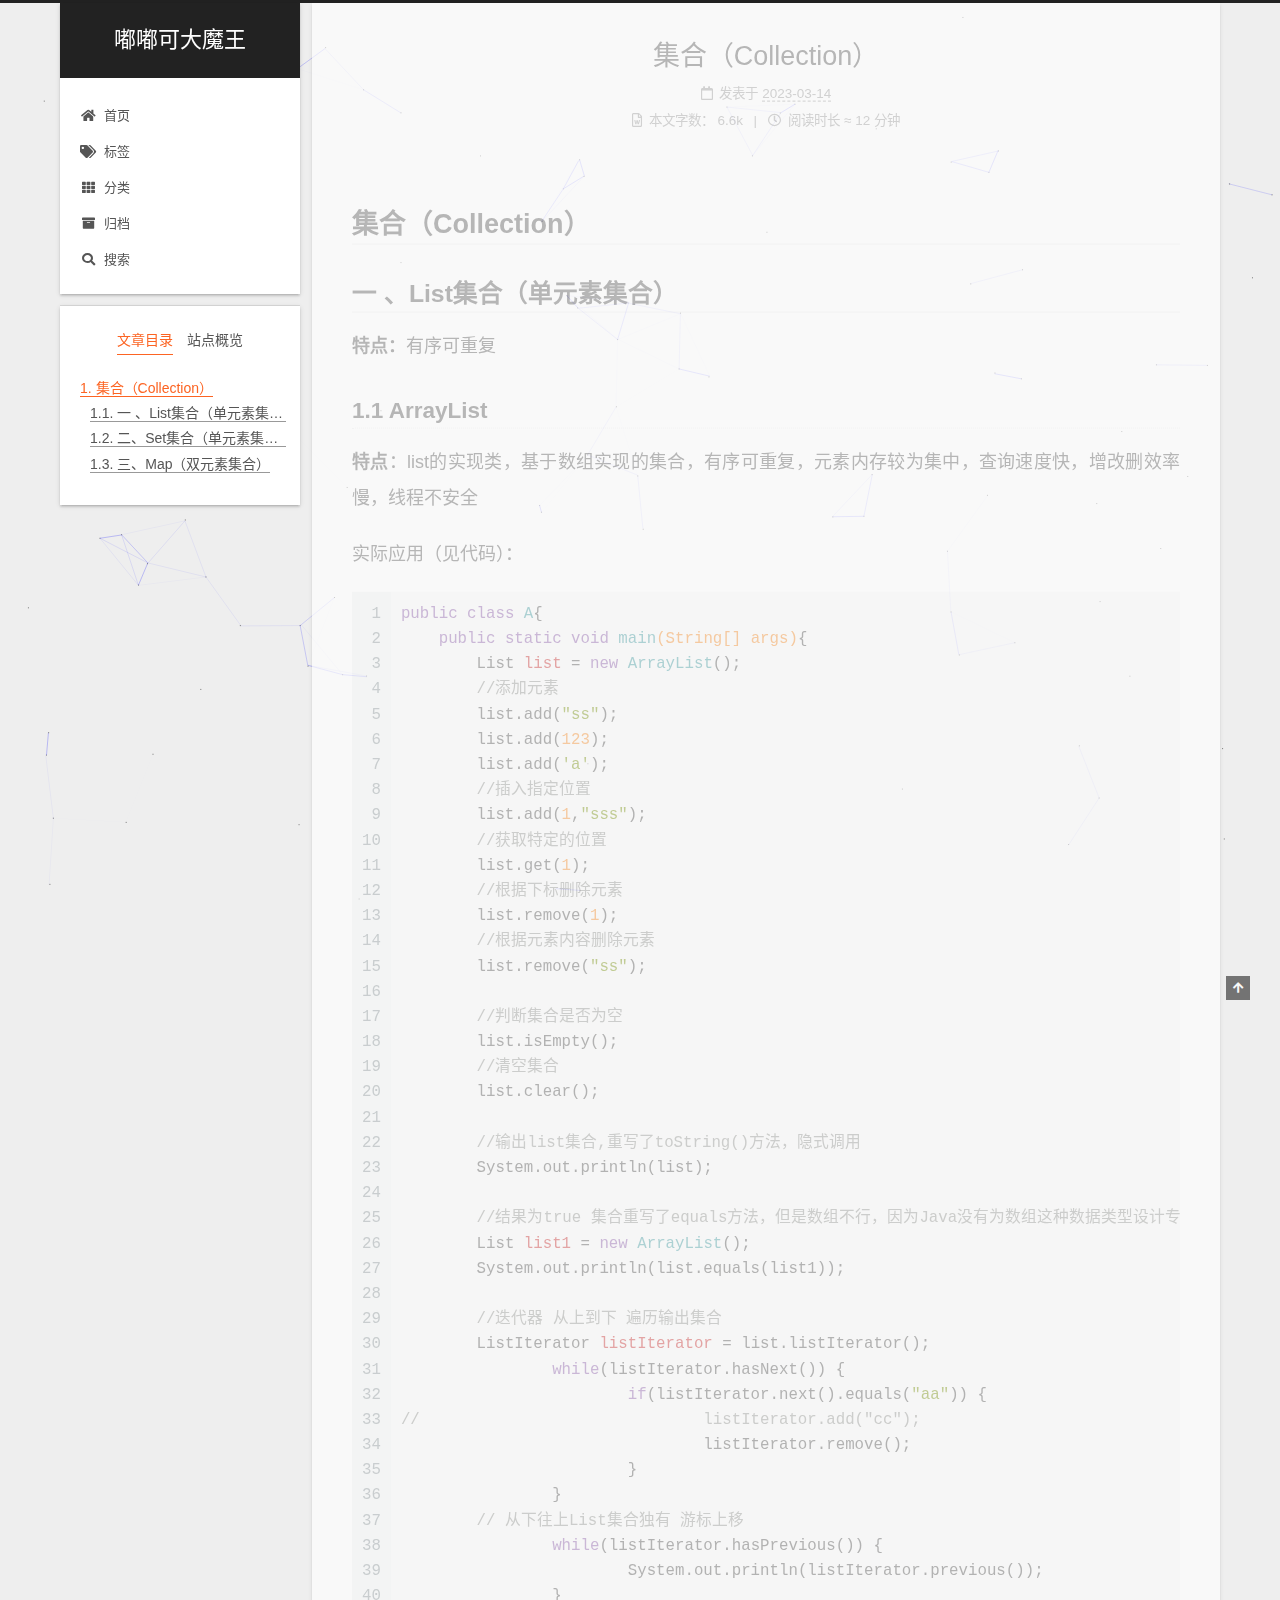
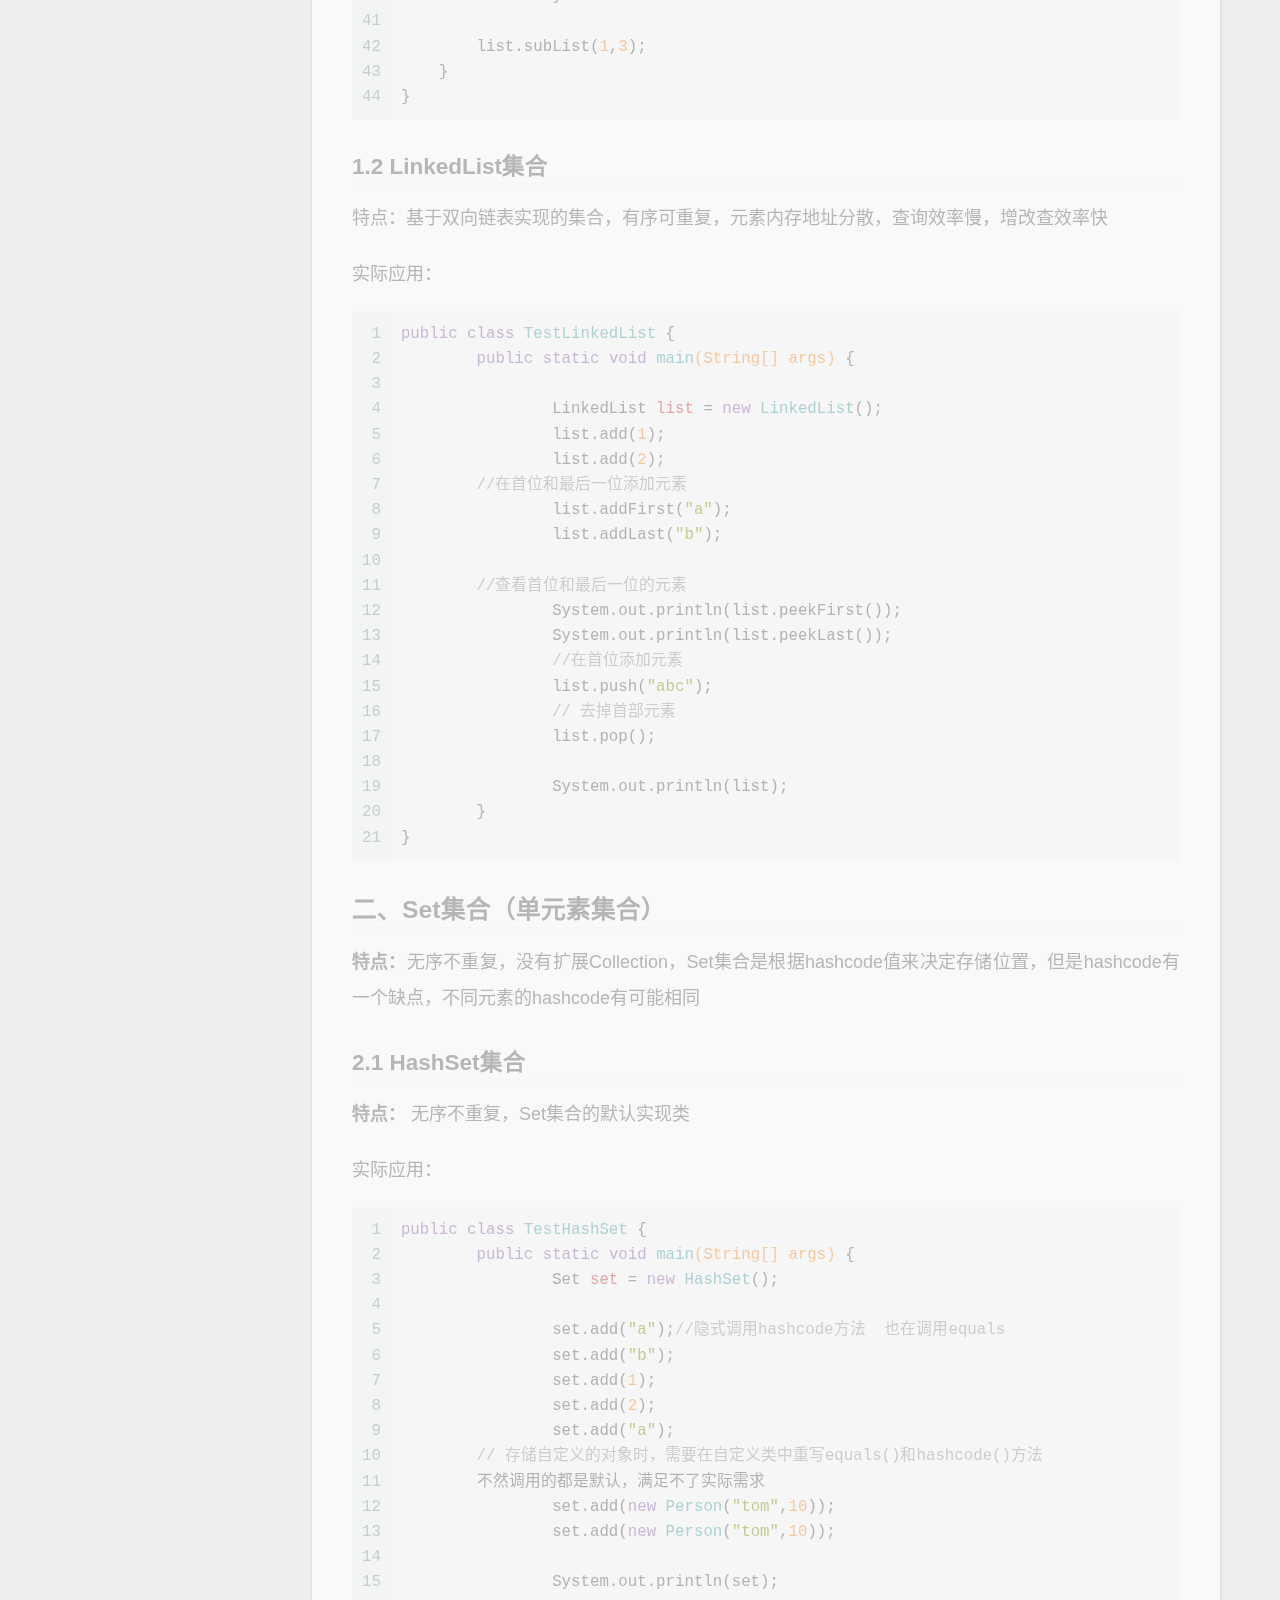
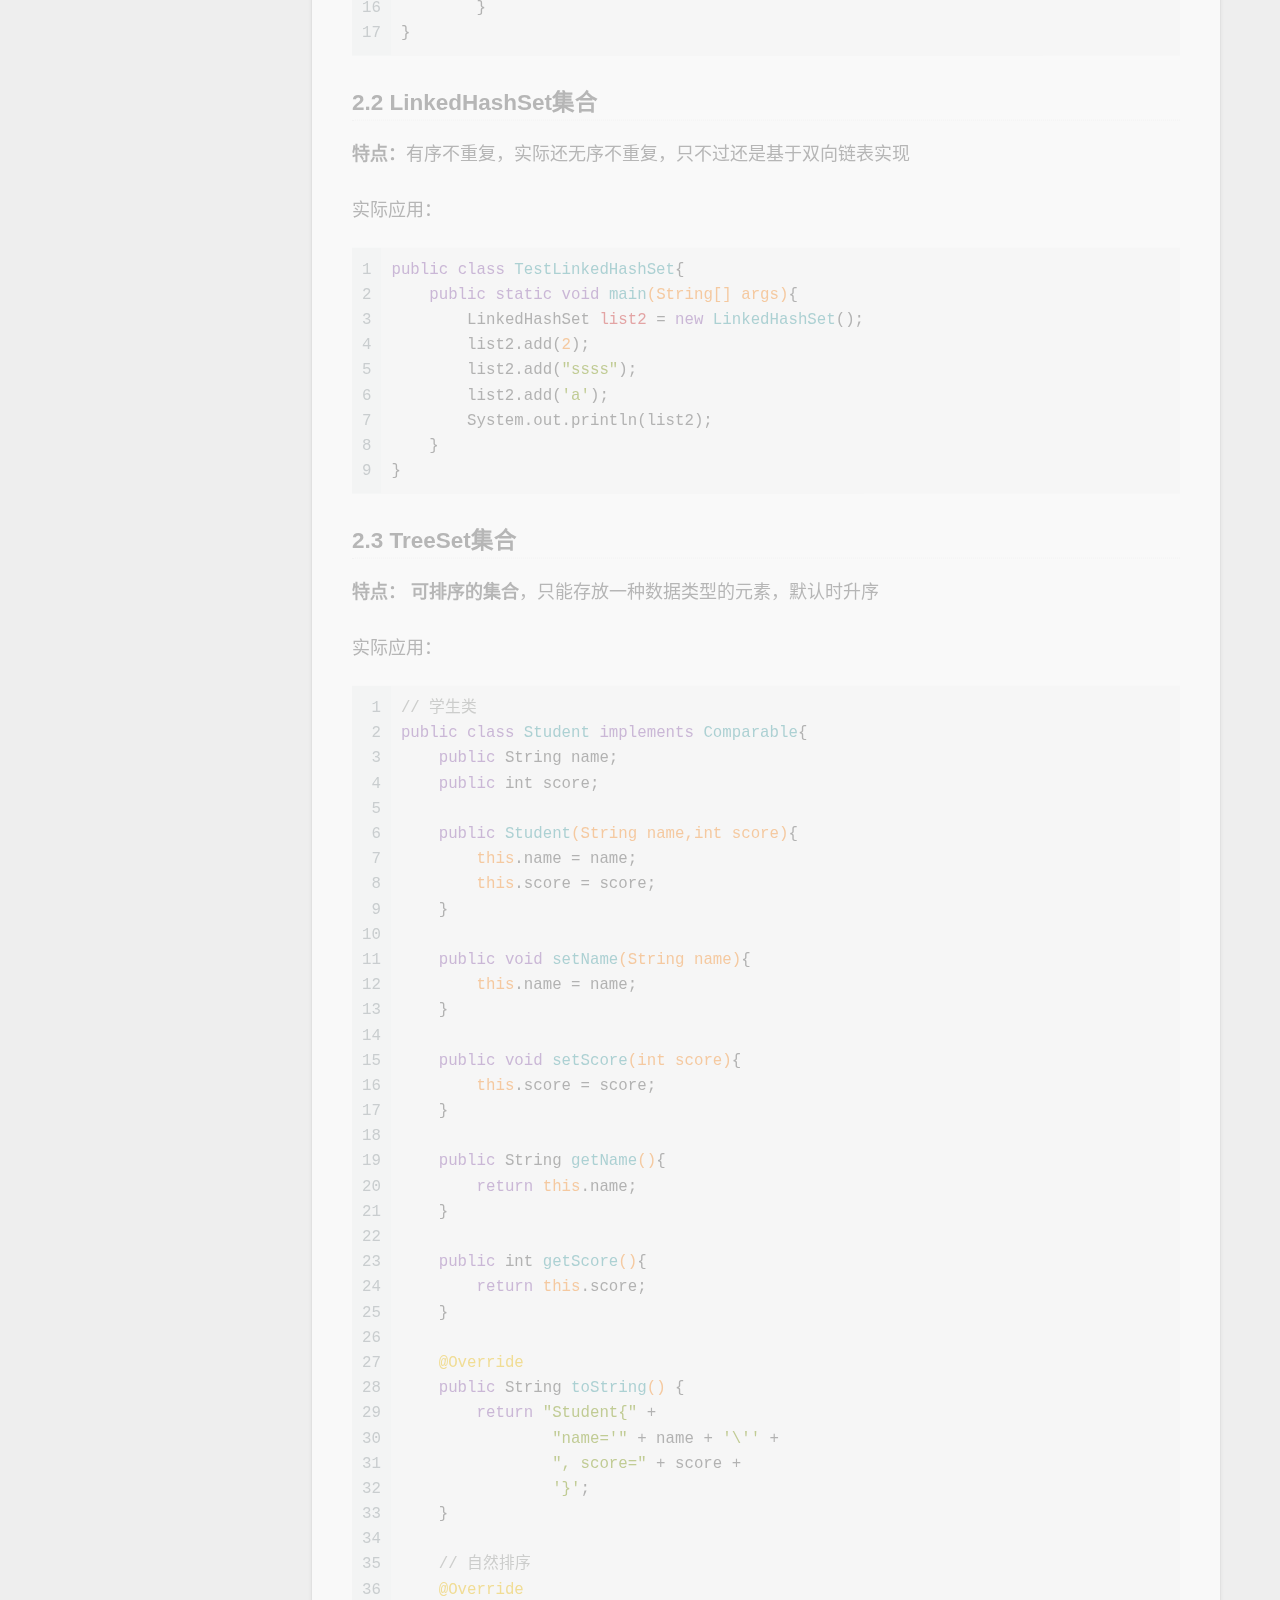
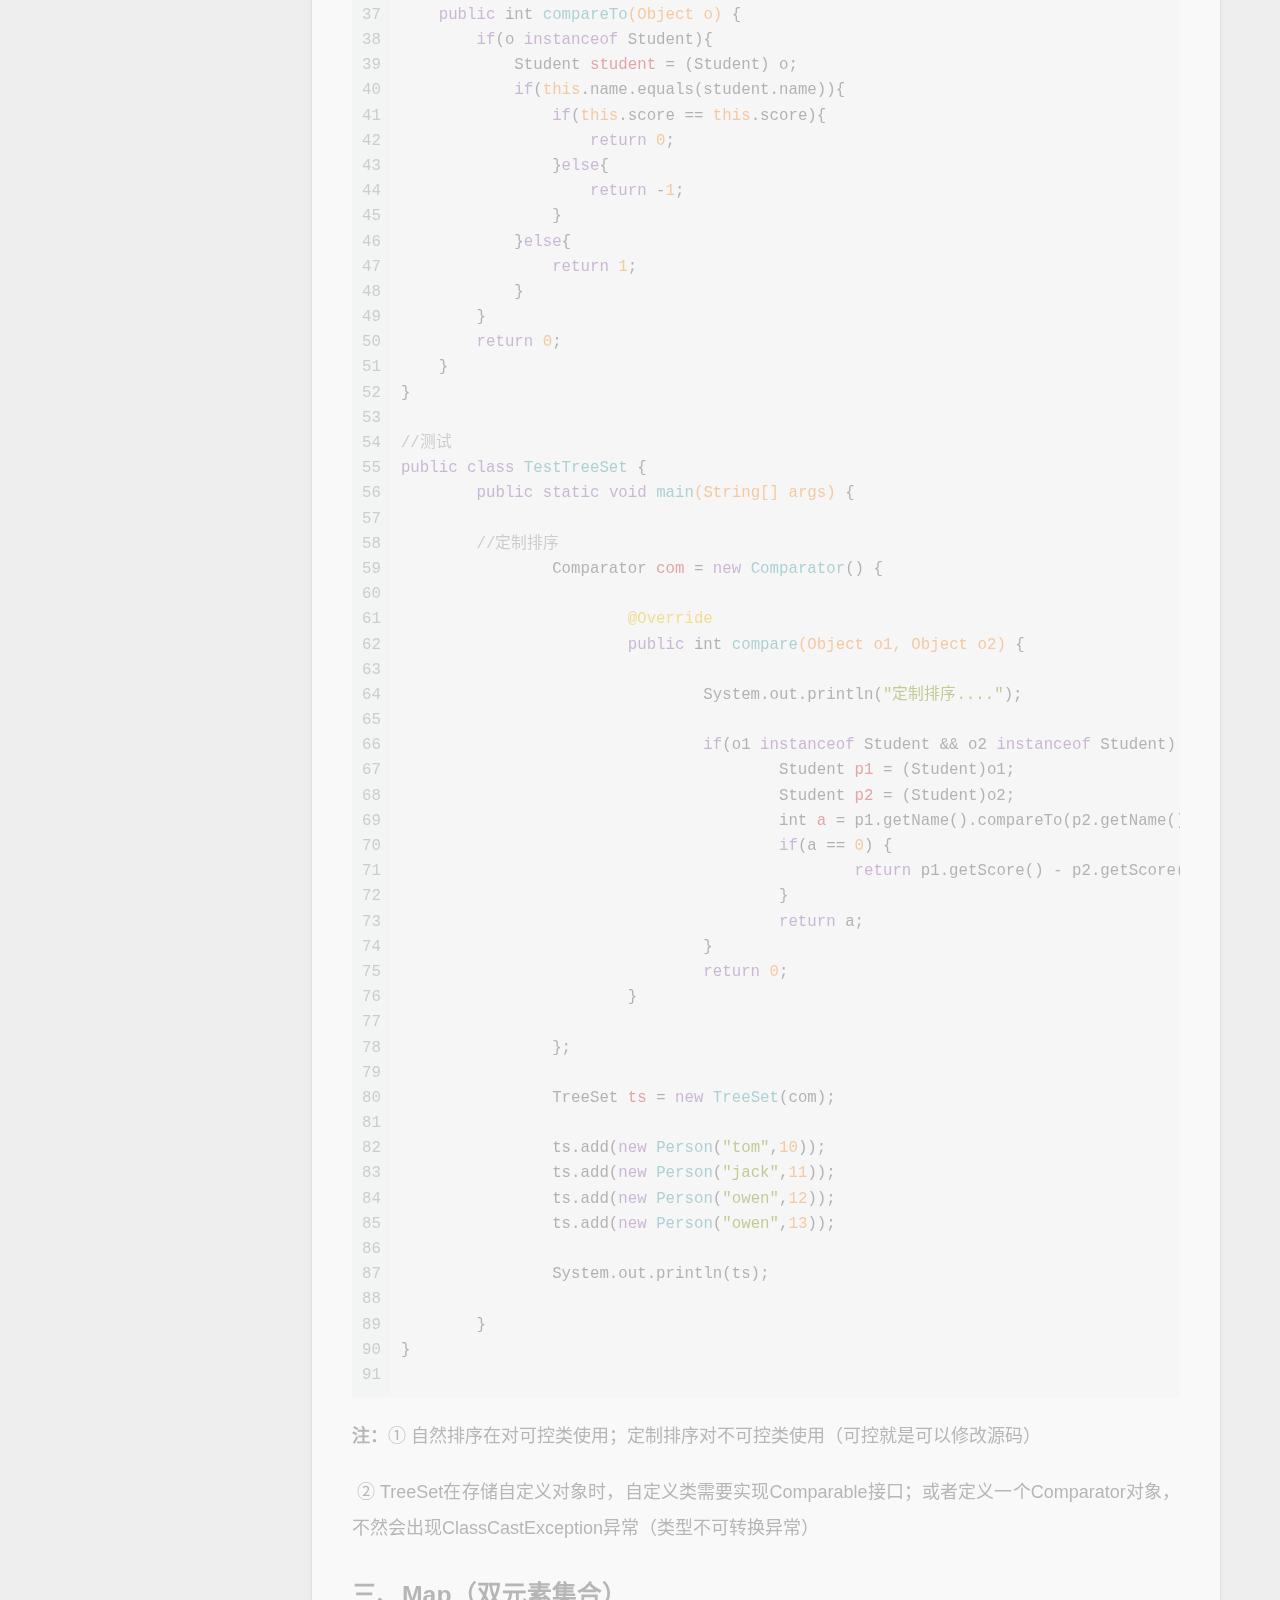
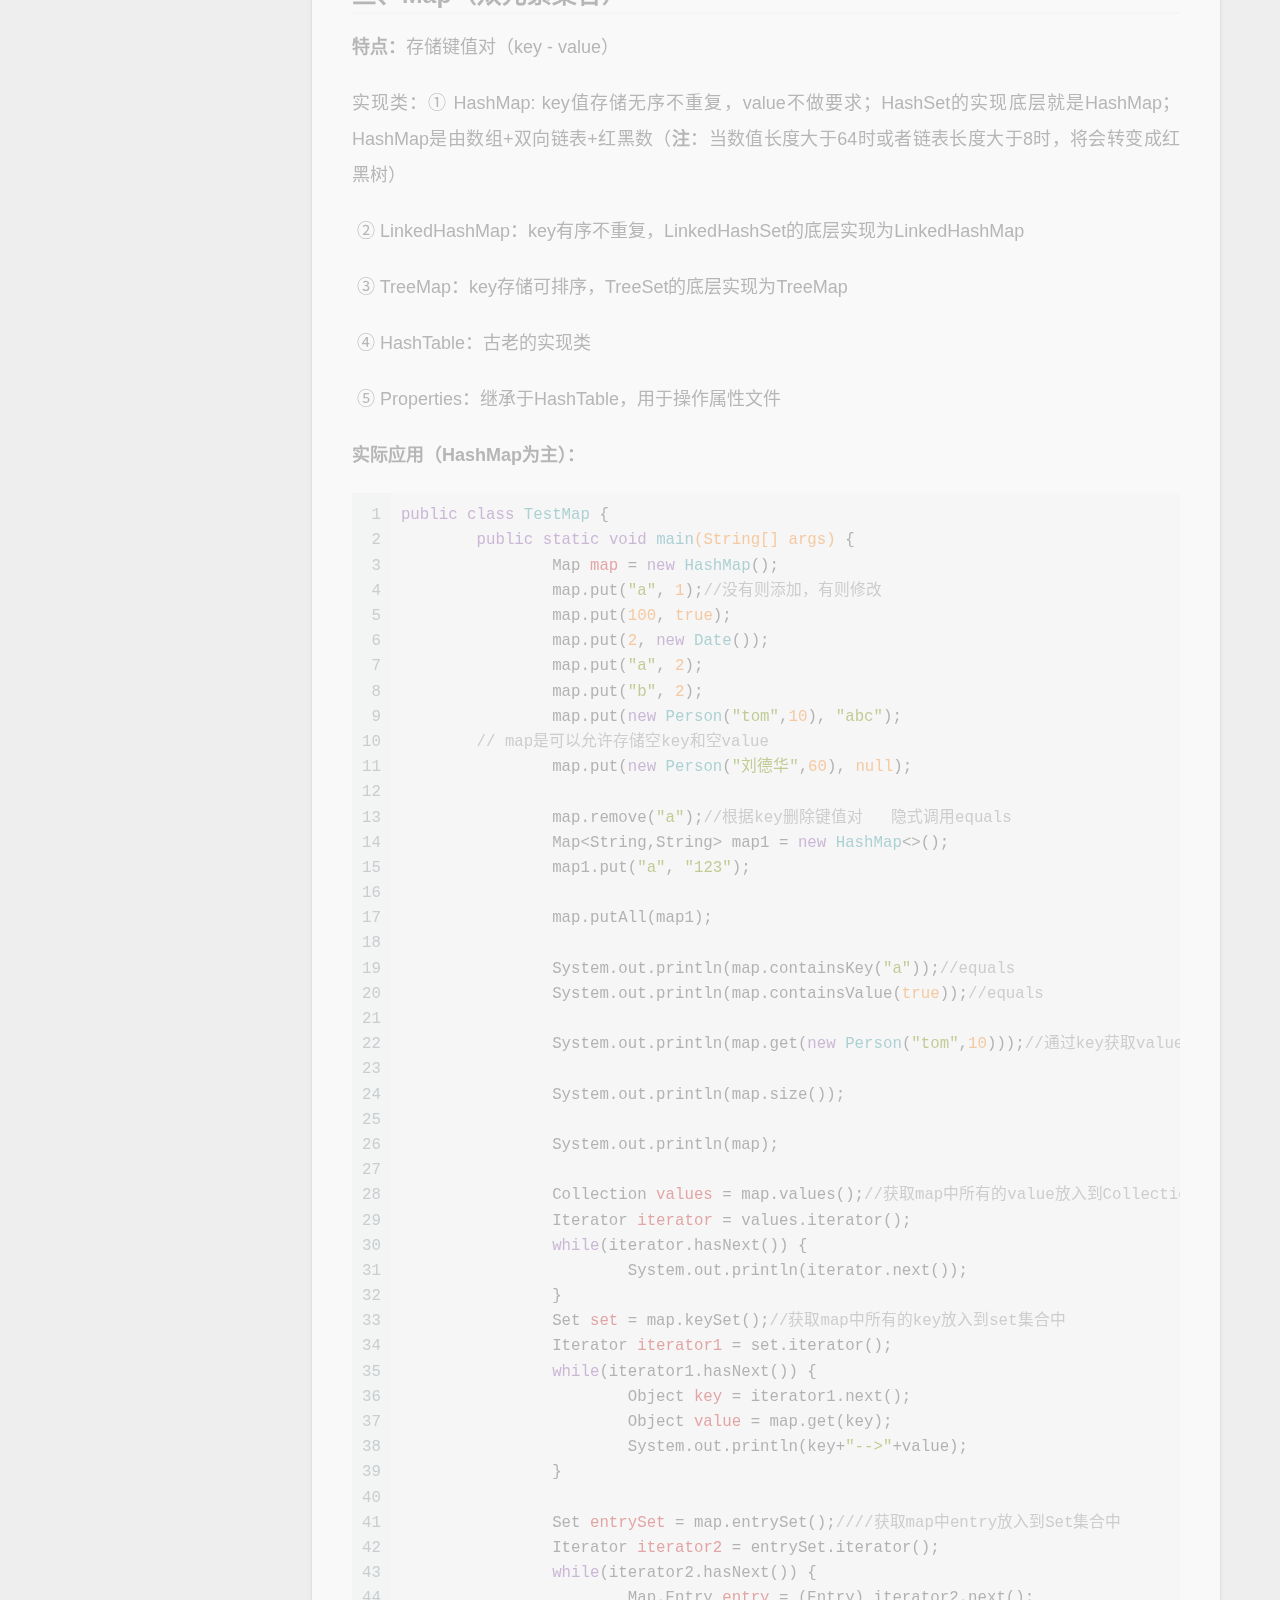
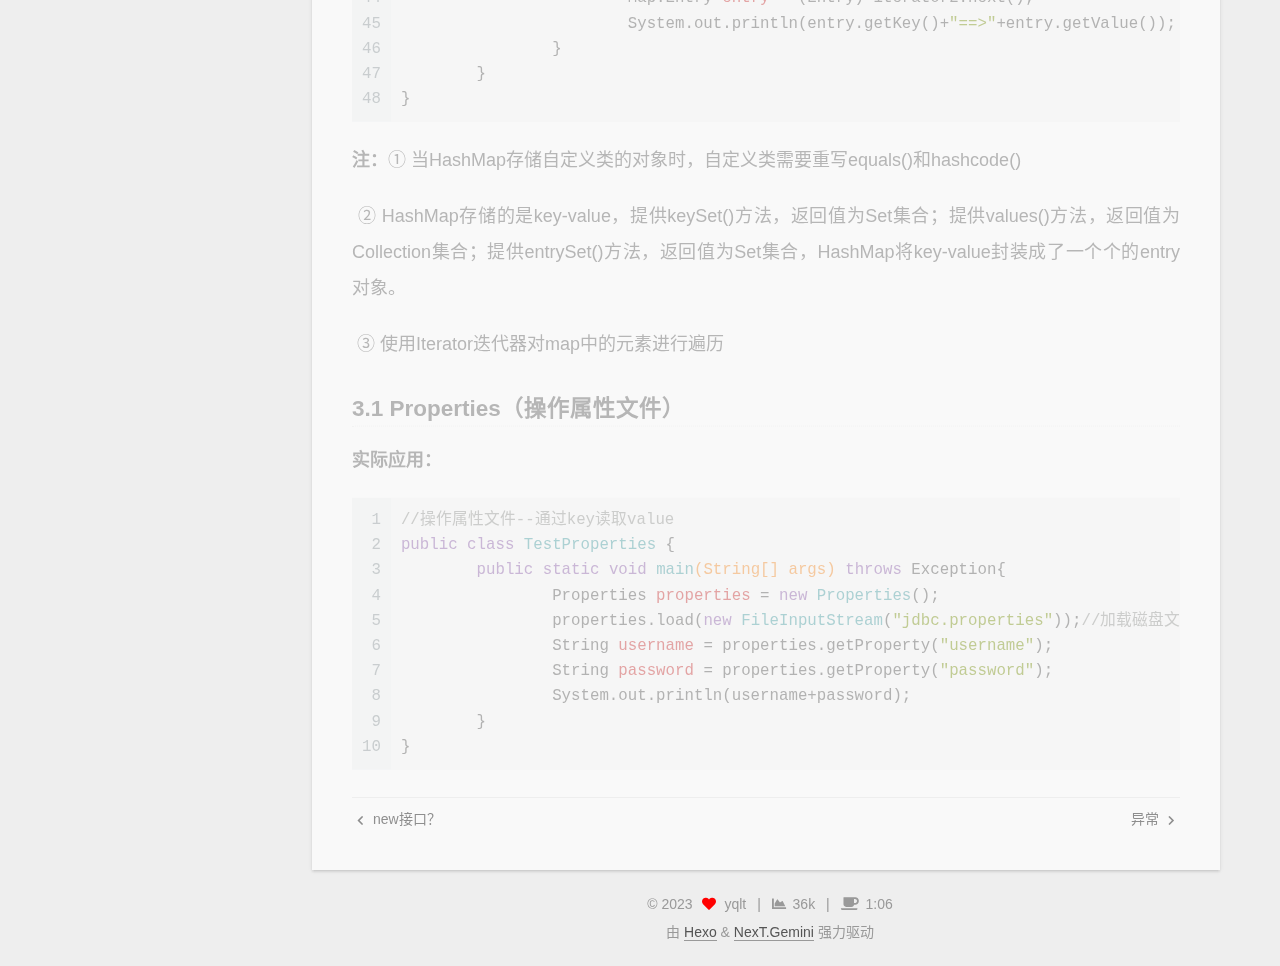
<file: 2023/03/14/集合（Collection）/index.html>
<!DOCTYPE html>
<html lang="zh-CN">
<head>
  <meta charset="UTF-8">
<meta name="viewport" content="width=device-width, initial-scale=1, maximum-scale=2">
<meta name="theme-color" content="#222">
<meta name="generator" content="Hexo 6.3.0">
  <link rel="apple-touch-icon" sizes="180x180" href="/images/apple-touch-icon-next.png">
  <link rel="icon" type="image/png" sizes="32x32" href="/images/favicon-32x32-next.png">
  <link rel="icon" type="image/png" sizes="16x16" href="/images/favicon-16x16-next.png">
  <link rel="mask-icon" href="/images/logo.svg" color="#222">

<link rel="stylesheet" href="/css/main.css">


<link rel="stylesheet" href="/lib/font-awesome/css/all.min.css">

<script id="hexo-configurations">
    var NexT = window.NexT || {};
    var CONFIG = {"hostname":"example.com","root":"/","scheme":"Gemini","version":"7.8.0","exturl":false,"sidebar":{"position":"left","display":"post","padding":18,"offset":12,"onmobile":false},"copycode":{"enable":false,"show_result":false,"style":null},"back2top":{"enable":true,"sidebar":false,"scrollpercent":false},"bookmark":{"enable":false,"color":"#222","save":"auto"},"fancybox":false,"mediumzoom":false,"lazyload":false,"pangu":false,"comments":{"style":"tabs","active":null,"storage":true,"lazyload":false,"nav":null},"algolia":{"hits":{"per_page":10},"labels":{"input_placeholder":"Search for Posts","hits_empty":"We didn't find any results for the search: ${query}","hits_stats":"${hits} results found in ${time} ms"}},"localsearch":{"enable":true,"trigger":"auto","top_n_per_article":1,"unescape":false,"preload":false},"motion":{"enable":true,"async":false,"transition":{"post_block":"fadeIn","post_header":"slideDownIn","post_body":"slideDownIn","coll_header":"slideLeftIn","sidebar":"slideUpIn"}},"path":"search.xml"};
  </script>

  <meta name="description" content="集合（Collection）一 、List集合（单元素集合）特点：有序可重复 1.1 ArrayList特点：list的实现类，基于数组实现的集合，有序可重复，元素内存较为集中，查询速度快，增改删效率慢，线程不安全 实际应用（见代码）： 1234567891011121314151617181920212223242526272829303132333435363738394041424344pu">
<meta property="og:type" content="article">
<meta property="og:title" content="集合（Collection）">
<meta property="og:url" content="http://example.com/2023/03/14/%E9%9B%86%E5%90%88%EF%BC%88Collection%EF%BC%89/index.html">
<meta property="og:site_name" content="嘟嘟可大魔王">
<meta property="og:description" content="集合（Collection）一 、List集合（单元素集合）特点：有序可重复 1.1 ArrayList特点：list的实现类，基于数组实现的集合，有序可重复，元素内存较为集中，查询速度快，增改删效率慢，线程不安全 实际应用（见代码）： 1234567891011121314151617181920212223242526272829303132333435363738394041424344pu">
<meta property="og:locale" content="zh_CN">
<meta property="article:published_time" content="2023-03-14T03:39:10.960Z">
<meta property="article:modified_time" content="2023-03-14T03:39:48.850Z">
<meta property="article:author" content="yqlt">
<meta name="twitter:card" content="summary">

<link rel="canonical" href="http://example.com/2023/03/14/%E9%9B%86%E5%90%88%EF%BC%88Collection%EF%BC%89/">


<script id="page-configurations">
  // https://hexo.io/docs/variables.html
  CONFIG.page = {
    sidebar: "",
    isHome : false,
    isPost : true,
    lang   : 'zh-CN'
  };
</script>

  <title>集合（Collection） | 嘟嘟可大魔王</title>
  






  <noscript>
  <style>
  .use-motion .brand,
  .use-motion .menu-item,
  .sidebar-inner,
  .use-motion .post-block,
  .use-motion .pagination,
  .use-motion .comments,
  .use-motion .post-header,
  .use-motion .post-body,
  .use-motion .collection-header { opacity: initial; }

  .use-motion .site-title,
  .use-motion .site-subtitle {
    opacity: initial;
    top: initial;
  }

  .use-motion .logo-line-before i { left: initial; }
  .use-motion .logo-line-after i { right: initial; }
  </style>
</noscript>

  
  
</head>

<body itemscope itemtype="http://schema.org/WebPage">
  <div class="container use-motion">
    <div class="headband"></div>

    <header class="header" itemscope itemtype="http://schema.org/WPHeader">
      <div class="header-inner"><div class="site-brand-container">
  <div class="site-nav-toggle">
    <div class="toggle" aria-label="切换导航栏">
      <span class="toggle-line toggle-line-first"></span>
      <span class="toggle-line toggle-line-middle"></span>
      <span class="toggle-line toggle-line-last"></span>
    </div>
  </div>

  <div class="site-meta">

    <a href="/" class="brand" rel="start">
      <span class="logo-line-before"><i></i></span>
      <h1 class="site-title">嘟嘟可大魔王</h1>
      <span class="logo-line-after"><i></i></span>
    </a>
  </div>

  <div class="site-nav-right">
    <div class="toggle popup-trigger">
        <i class="fa fa-search fa-fw fa-lg"></i>
    </div>
  </div>
</div>




<nav class="site-nav">
  <ul id="menu" class="main-menu menu">
        <li class="menu-item menu-item-home">

    <a href="/" rel="section"><i class="fa fa-home fa-fw"></i>首页</a>

  </li>
        <li class="menu-item menu-item-tags">

    <a href="/tags/" rel="section"><i class="fa fa-tags fa-fw"></i>标签</a>

  </li>
        <li class="menu-item menu-item-categories">

    <a href="/categories/" rel="section"><i class="fa fa-th fa-fw"></i>分类</a>

  </li>
        <li class="menu-item menu-item-archives">

    <a href="/archives/" rel="section"><i class="fa fa-archive fa-fw"></i>归档</a>

  </li>
      <li class="menu-item menu-item-search">
        <a role="button" class="popup-trigger"><i class="fa fa-search fa-fw"></i>搜索
        </a>
      </li>
  </ul>
</nav>



  <div class="search-pop-overlay">
    <div class="popup search-popup">
        <div class="search-header">
  <span class="search-icon">
    <i class="fa fa-search"></i>
  </span>
  <div class="search-input-container">
    <input autocomplete="off" autocapitalize="off"
           placeholder="搜索..." spellcheck="false"
           type="search" class="search-input">
  </div>
  <span class="popup-btn-close">
    <i class="fa fa-times-circle"></i>
  </span>
</div>
<div id="search-result">
  <div id="no-result">
    <i class="fa fa-spinner fa-pulse fa-5x fa-fw"></i>
  </div>
</div>

    </div>
  </div>

</div>
    </header>

    
  <div class="back-to-top">
    <i class="fa fa-arrow-up"></i>
    <span>0%</span>
  </div>


    <main class="main">
      <div class="main-inner">
        <div class="content-wrap">
          

          <div class="content post posts-expand">
            

    
  
  
  <article itemscope itemtype="http://schema.org/Article" class="post-block" lang="zh-CN">
    <link itemprop="mainEntityOfPage" href="http://example.com/2023/03/14/%E9%9B%86%E5%90%88%EF%BC%88Collection%EF%BC%89/">

    <span hidden itemprop="author" itemscope itemtype="http://schema.org/Person">
      <meta itemprop="image" content="/images/avatar.png">
      <meta itemprop="name" content="yqlt">
      <meta itemprop="description" content="言念君子，温其如玉">
    </span>

    <span hidden itemprop="publisher" itemscope itemtype="http://schema.org/Organization">
      <meta itemprop="name" content="嘟嘟可大魔王">
    </span>
      <header class="post-header">
        <h1 class="post-title" itemprop="name headline">
          集合（Collection）
        </h1>

        <div class="post-meta">
            <span class="post-meta-item">
              <span class="post-meta-item-icon">
                <i class="far fa-calendar"></i>
              </span>
              <span class="post-meta-item-text">发表于</span>
              

              <time title="创建时间：2023-03-14 11:39:10 / 修改时间：11:39:48" itemprop="dateCreated datePublished" datetime="2023-03-14T11:39:10+08:00">2023-03-14</time>
            </span>

          <br>
            <span class="post-meta-item" title="本文字数">
              <span class="post-meta-item-icon">
                <i class="far fa-file-word"></i>
              </span>
                <span class="post-meta-item-text">本文字数：</span>
              <span>6.6k</span>
            </span>
            <span class="post-meta-item" title="阅读时长">
              <span class="post-meta-item-icon">
                <i class="far fa-clock"></i>
              </span>
                <span class="post-meta-item-text">阅读时长 &asymp;</span>
              <span>12 分钟</span>
            </span>

        </div>
      </header>

    
    
    
    <div class="post-body" itemprop="articleBody">

      
        <h1 id="集合（Collection）"><a href="#集合（Collection）" class="headerlink" title="集合（Collection）"></a>集合（Collection）</h1><h2 id="一-、List集合（单元素集合）"><a href="#一-、List集合（单元素集合）" class="headerlink" title="一 、List集合（单元素集合）"></a>一 、List集合（单元素集合）</h2><p><strong>特点：</strong>有序可重复</p>
<h3 id="1-1-ArrayList"><a href="#1-1-ArrayList" class="headerlink" title="1.1 ArrayList"></a>1.1 ArrayList</h3><p><strong>特点</strong>：list的实现类，基于数组实现的集合，有序可重复，元素内存较为集中，查询速度快，增改删效率慢，线程不安全</p>
<p>实际应用（见代码）：</p>
<figure class="highlight java"><table><tr><td class="gutter"><pre><span class="line">1</span><br><span class="line">2</span><br><span class="line">3</span><br><span class="line">4</span><br><span class="line">5</span><br><span class="line">6</span><br><span class="line">7</span><br><span class="line">8</span><br><span class="line">9</span><br><span class="line">10</span><br><span class="line">11</span><br><span class="line">12</span><br><span class="line">13</span><br><span class="line">14</span><br><span class="line">15</span><br><span class="line">16</span><br><span class="line">17</span><br><span class="line">18</span><br><span class="line">19</span><br><span class="line">20</span><br><span class="line">21</span><br><span class="line">22</span><br><span class="line">23</span><br><span class="line">24</span><br><span class="line">25</span><br><span class="line">26</span><br><span class="line">27</span><br><span class="line">28</span><br><span class="line">29</span><br><span class="line">30</span><br><span class="line">31</span><br><span class="line">32</span><br><span class="line">33</span><br><span class="line">34</span><br><span class="line">35</span><br><span class="line">36</span><br><span class="line">37</span><br><span class="line">38</span><br><span class="line">39</span><br><span class="line">40</span><br><span class="line">41</span><br><span class="line">42</span><br><span class="line">43</span><br><span class="line">44</span><br></pre></td><td class="code"><pre><span class="line"><span class="keyword">public</span> <span class="keyword">class</span> <span class="title class_">A</span>&#123;</span><br><span class="line">    <span class="keyword">public</span> <span class="keyword">static</span> <span class="keyword">void</span> <span class="title function_">main</span><span class="params">(String[] args)</span>&#123;</span><br><span class="line">        <span class="type">List</span> <span class="variable">list</span> <span class="operator">=</span> <span class="keyword">new</span> <span class="title class_">ArrayList</span>();</span><br><span class="line">        <span class="comment">//添加元素</span></span><br><span class="line">        list.add(<span class="string">&quot;ss&quot;</span>);</span><br><span class="line">        list.add(<span class="number">123</span>);</span><br><span class="line">        list.add(<span class="string">&#x27;a&#x27;</span>);</span><br><span class="line">        <span class="comment">//插入指定位置</span></span><br><span class="line">        list.add(<span class="number">1</span>,<span class="string">&quot;sss&quot;</span>);</span><br><span class="line">        <span class="comment">//获取特定的位置</span></span><br><span class="line">        list.get(<span class="number">1</span>);</span><br><span class="line">        <span class="comment">//根据下标删除元素</span></span><br><span class="line">        list.remove(<span class="number">1</span>);</span><br><span class="line">        <span class="comment">//根据元素内容删除元素</span></span><br><span class="line">        list.remove(<span class="string">&quot;ss&quot;</span>);</span><br><span class="line">        </span><br><span class="line">        <span class="comment">//判断集合是否为空</span></span><br><span class="line">       	list.isEmpty();</span><br><span class="line">        <span class="comment">//清空集合</span></span><br><span class="line">        list.clear();</span><br><span class="line">        </span><br><span class="line">        <span class="comment">//输出list集合,重写了toString()方法，隐式调用</span></span><br><span class="line">        System.out.println(list); </span><br><span class="line">        </span><br><span class="line">        <span class="comment">//结果为true 集合重写了equals方法，但是数组不行，因为Java没有为数组这种数据类型设计专门的类，所以没法重写equals(),但是提供了Arrays.equals()</span></span><br><span class="line">        <span class="type">List</span> <span class="variable">list1</span> <span class="operator">=</span> <span class="keyword">new</span> <span class="title class_">ArrayList</span>();</span><br><span class="line">        System.out.println(list.equals(list1));</span><br><span class="line">        </span><br><span class="line">        <span class="comment">//迭代器 从上到下 遍历输出集合</span></span><br><span class="line">        <span class="type">ListIterator</span> <span class="variable">listIterator</span> <span class="operator">=</span> list.listIterator();</span><br><span class="line">		<span class="keyword">while</span>(listIterator.hasNext()) &#123;</span><br><span class="line">			<span class="keyword">if</span>(listIterator.next().equals(<span class="string">&quot;aa&quot;</span>)) &#123;</span><br><span class="line"><span class="comment">//				listIterator.add(&quot;cc&quot;);</span></span><br><span class="line">				listIterator.remove();</span><br><span class="line">			&#125;</span><br><span class="line">		&#125;</span><br><span class="line">        <span class="comment">// 从下往上List集合独有 游标上移</span></span><br><span class="line">		<span class="keyword">while</span>(listIterator.hasPrevious()) &#123;</span><br><span class="line">			System.out.println(listIterator.previous());</span><br><span class="line">		&#125;</span><br><span class="line">        </span><br><span class="line">        list.subList(<span class="number">1</span>,<span class="number">3</span>);</span><br><span class="line">    &#125;</span><br><span class="line">&#125;</span><br></pre></td></tr></table></figure>

<h3 id="1-2-LinkedList集合"><a href="#1-2-LinkedList集合" class="headerlink" title="1.2 LinkedList集合"></a>1.2 LinkedList集合</h3><p>特点：基于双向链表实现的集合，有序可重复，元素内存地址分散，查询效率慢，增改查效率快</p>
<p>实际应用：</p>
<figure class="highlight java"><table><tr><td class="gutter"><pre><span class="line">1</span><br><span class="line">2</span><br><span class="line">3</span><br><span class="line">4</span><br><span class="line">5</span><br><span class="line">6</span><br><span class="line">7</span><br><span class="line">8</span><br><span class="line">9</span><br><span class="line">10</span><br><span class="line">11</span><br><span class="line">12</span><br><span class="line">13</span><br><span class="line">14</span><br><span class="line">15</span><br><span class="line">16</span><br><span class="line">17</span><br><span class="line">18</span><br><span class="line">19</span><br><span class="line">20</span><br><span class="line">21</span><br></pre></td><td class="code"><pre><span class="line"><span class="keyword">public</span> <span class="keyword">class</span> <span class="title class_">TestLinkedList</span> &#123;</span><br><span class="line">	<span class="keyword">public</span> <span class="keyword">static</span> <span class="keyword">void</span> <span class="title function_">main</span><span class="params">(String[] args)</span> &#123;</span><br><span class="line">		</span><br><span class="line">		<span class="type">LinkedList</span> <span class="variable">list</span> <span class="operator">=</span> <span class="keyword">new</span> <span class="title class_">LinkedList</span>();</span><br><span class="line">		list.add(<span class="number">1</span>);</span><br><span class="line">		list.add(<span class="number">2</span>);</span><br><span class="line">        <span class="comment">//在首位和最后一位添加元素</span></span><br><span class="line">		list.addFirst(<span class="string">&quot;a&quot;</span>);</span><br><span class="line">		list.addLast(<span class="string">&quot;b&quot;</span>);</span><br><span class="line">		</span><br><span class="line">        <span class="comment">//查看首位和最后一位的元素</span></span><br><span class="line">		System.out.println(list.peekFirst());</span><br><span class="line">		System.out.println(list.peekLast());</span><br><span class="line">		<span class="comment">//在首位添加元素</span></span><br><span class="line">		list.push(<span class="string">&quot;abc&quot;</span>);</span><br><span class="line">		<span class="comment">// 去掉首部元素</span></span><br><span class="line">		list.pop();</span><br><span class="line">		</span><br><span class="line">		System.out.println(list);</span><br><span class="line">	&#125;</span><br><span class="line">&#125;</span><br></pre></td></tr></table></figure>

<h2 id="二、Set集合（单元素集合）"><a href="#二、Set集合（单元素集合）" class="headerlink" title="二、Set集合（单元素集合）"></a>二、Set集合（单元素集合）</h2><p><strong>特点：</strong>无序不重复，没有扩展Collection，Set集合是根据hashcode值来决定存储位置，但是hashcode有一个缺点，不同元素的hashcode有可能相同</p>
<h3 id="2-1-HashSet集合"><a href="#2-1-HashSet集合" class="headerlink" title="2.1 HashSet集合"></a>2.1 HashSet集合</h3><p><strong>特点：</strong> 无序不重复，Set集合的默认实现类</p>
<p>实际应用：</p>
<figure class="highlight java"><table><tr><td class="gutter"><pre><span class="line">1</span><br><span class="line">2</span><br><span class="line">3</span><br><span class="line">4</span><br><span class="line">5</span><br><span class="line">6</span><br><span class="line">7</span><br><span class="line">8</span><br><span class="line">9</span><br><span class="line">10</span><br><span class="line">11</span><br><span class="line">12</span><br><span class="line">13</span><br><span class="line">14</span><br><span class="line">15</span><br><span class="line">16</span><br><span class="line">17</span><br></pre></td><td class="code"><pre><span class="line"><span class="keyword">public</span> <span class="keyword">class</span> <span class="title class_">TestHashSet</span> &#123;</span><br><span class="line">	<span class="keyword">public</span> <span class="keyword">static</span> <span class="keyword">void</span> <span class="title function_">main</span><span class="params">(String[] args)</span> &#123;</span><br><span class="line">		<span class="type">Set</span> <span class="variable">set</span> <span class="operator">=</span> <span class="keyword">new</span> <span class="title class_">HashSet</span>();</span><br><span class="line">		</span><br><span class="line">		set.add(<span class="string">&quot;a&quot;</span>);<span class="comment">//隐式调用hashcode方法  也在调用equals</span></span><br><span class="line">		set.add(<span class="string">&quot;b&quot;</span>);</span><br><span class="line">		set.add(<span class="number">1</span>);</span><br><span class="line">		set.add(<span class="number">2</span>);</span><br><span class="line">		set.add(<span class="string">&quot;a&quot;</span>);</span><br><span class="line">        <span class="comment">// 存储自定义的对象时，需要在自定义类中重写equals()和hashcode()方法</span></span><br><span class="line">        不然调用的都是默认，满足不了实际需求</span><br><span class="line">		set.add(<span class="keyword">new</span> <span class="title class_">Person</span>(<span class="string">&quot;tom&quot;</span>,<span class="number">10</span>));</span><br><span class="line">		set.add(<span class="keyword">new</span> <span class="title class_">Person</span>(<span class="string">&quot;tom&quot;</span>,<span class="number">10</span>));</span><br><span class="line">		</span><br><span class="line">		System.out.println(set);</span><br><span class="line">	&#125;</span><br><span class="line">&#125;    </span><br></pre></td></tr></table></figure>

<h3 id="2-2-LinkedHashSet集合"><a href="#2-2-LinkedHashSet集合" class="headerlink" title="2.2 LinkedHashSet集合"></a>2.2 LinkedHashSet集合</h3><p><strong>特点：</strong>有序不重复，实际还无序不重复，只不过还是基于双向链表实现</p>
<p>实际应用：</p>
<figure class="highlight java"><table><tr><td class="gutter"><pre><span class="line">1</span><br><span class="line">2</span><br><span class="line">3</span><br><span class="line">4</span><br><span class="line">5</span><br><span class="line">6</span><br><span class="line">7</span><br><span class="line">8</span><br><span class="line">9</span><br></pre></td><td class="code"><pre><span class="line"><span class="keyword">public</span> <span class="keyword">class</span> <span class="title class_">TestLinkedHashSet</span>&#123;</span><br><span class="line">    <span class="keyword">public</span> <span class="keyword">static</span> <span class="keyword">void</span> <span class="title function_">main</span><span class="params">(String[] args)</span>&#123;</span><br><span class="line">        <span class="type">LinkedHashSet</span> <span class="variable">list2</span> <span class="operator">=</span> <span class="keyword">new</span> <span class="title class_">LinkedHashSet</span>();</span><br><span class="line">        list2.add(<span class="number">2</span>);</span><br><span class="line">        list2.add(<span class="string">&quot;ssss&quot;</span>);</span><br><span class="line">        list2.add(<span class="string">&#x27;a&#x27;</span>);</span><br><span class="line">        System.out.println(list2);</span><br><span class="line">    &#125;</span><br><span class="line">&#125;</span><br></pre></td></tr></table></figure>

<h3 id="2-3-TreeSet集合"><a href="#2-3-TreeSet集合" class="headerlink" title="2.3 TreeSet集合"></a>2.3 TreeSet集合</h3><p><strong>特点：</strong> <strong>可排序的集合</strong>，只能存放一种数据类型的元素，默认时升序</p>
<p>实际应用：</p>
<figure class="highlight java"><table><tr><td class="gutter"><pre><span class="line">1</span><br><span class="line">2</span><br><span class="line">3</span><br><span class="line">4</span><br><span class="line">5</span><br><span class="line">6</span><br><span class="line">7</span><br><span class="line">8</span><br><span class="line">9</span><br><span class="line">10</span><br><span class="line">11</span><br><span class="line">12</span><br><span class="line">13</span><br><span class="line">14</span><br><span class="line">15</span><br><span class="line">16</span><br><span class="line">17</span><br><span class="line">18</span><br><span class="line">19</span><br><span class="line">20</span><br><span class="line">21</span><br><span class="line">22</span><br><span class="line">23</span><br><span class="line">24</span><br><span class="line">25</span><br><span class="line">26</span><br><span class="line">27</span><br><span class="line">28</span><br><span class="line">29</span><br><span class="line">30</span><br><span class="line">31</span><br><span class="line">32</span><br><span class="line">33</span><br><span class="line">34</span><br><span class="line">35</span><br><span class="line">36</span><br><span class="line">37</span><br><span class="line">38</span><br><span class="line">39</span><br><span class="line">40</span><br><span class="line">41</span><br><span class="line">42</span><br><span class="line">43</span><br><span class="line">44</span><br><span class="line">45</span><br><span class="line">46</span><br><span class="line">47</span><br><span class="line">48</span><br><span class="line">49</span><br><span class="line">50</span><br><span class="line">51</span><br><span class="line">52</span><br><span class="line">53</span><br><span class="line">54</span><br><span class="line">55</span><br><span class="line">56</span><br><span class="line">57</span><br><span class="line">58</span><br><span class="line">59</span><br><span class="line">60</span><br><span class="line">61</span><br><span class="line">62</span><br><span class="line">63</span><br><span class="line">64</span><br><span class="line">65</span><br><span class="line">66</span><br><span class="line">67</span><br><span class="line">68</span><br><span class="line">69</span><br><span class="line">70</span><br><span class="line">71</span><br><span class="line">72</span><br><span class="line">73</span><br><span class="line">74</span><br><span class="line">75</span><br><span class="line">76</span><br><span class="line">77</span><br><span class="line">78</span><br><span class="line">79</span><br><span class="line">80</span><br><span class="line">81</span><br><span class="line">82</span><br><span class="line">83</span><br><span class="line">84</span><br><span class="line">85</span><br><span class="line">86</span><br><span class="line">87</span><br><span class="line">88</span><br><span class="line">89</span><br><span class="line">90</span><br><span class="line">91</span><br></pre></td><td class="code"><pre><span class="line"><span class="comment">// 学生类</span></span><br><span class="line"><span class="keyword">public</span> <span class="keyword">class</span> <span class="title class_">Student</span> <span class="keyword">implements</span> <span class="title class_">Comparable</span>&#123;</span><br><span class="line">    <span class="keyword">public</span> String name;</span><br><span class="line">    <span class="keyword">public</span> <span class="type">int</span> score;</span><br><span class="line">    </span><br><span class="line">    <span class="keyword">public</span> <span class="title function_">Student</span><span class="params">(String name,<span class="type">int</span> score)</span>&#123;</span><br><span class="line">        <span class="built_in">this</span>.name = name;</span><br><span class="line">        <span class="built_in">this</span>.score = score;</span><br><span class="line">    &#125;</span><br><span class="line">    </span><br><span class="line">    <span class="keyword">public</span> <span class="keyword">void</span> <span class="title function_">setName</span><span class="params">(String name)</span>&#123;</span><br><span class="line">        <span class="built_in">this</span>.name = name;</span><br><span class="line">    &#125;</span><br><span class="line">    </span><br><span class="line">    <span class="keyword">public</span> <span class="keyword">void</span> <span class="title function_">setScore</span><span class="params">(<span class="type">int</span> score)</span>&#123;</span><br><span class="line">        <span class="built_in">this</span>.score = score;</span><br><span class="line">    &#125;</span><br><span class="line">    </span><br><span class="line">    <span class="keyword">public</span> String <span class="title function_">getName</span><span class="params">()</span>&#123;</span><br><span class="line">        <span class="keyword">return</span> <span class="built_in">this</span>.name;</span><br><span class="line">    &#125;</span><br><span class="line">    </span><br><span class="line">    <span class="keyword">public</span> <span class="type">int</span> <span class="title function_">getScore</span><span class="params">()</span>&#123;</span><br><span class="line">        <span class="keyword">return</span> <span class="built_in">this</span>.score;</span><br><span class="line">    &#125;</span><br><span class="line">    </span><br><span class="line">    <span class="meta">@Override</span></span><br><span class="line">    <span class="keyword">public</span> String <span class="title function_">toString</span><span class="params">()</span> &#123;</span><br><span class="line">        <span class="keyword">return</span> <span class="string">&quot;Student&#123;&quot;</span> +</span><br><span class="line">                <span class="string">&quot;name=&#x27;&quot;</span> + name + <span class="string">&#x27;\&#x27;&#x27;</span> +</span><br><span class="line">                <span class="string">&quot;, score=&quot;</span> + score +</span><br><span class="line">                <span class="string">&#x27;&#125;&#x27;</span>;</span><br><span class="line">    &#125;</span><br><span class="line">    </span><br><span class="line">    <span class="comment">// 自然排序</span></span><br><span class="line">    <span class="meta">@Override</span></span><br><span class="line">    <span class="keyword">public</span> <span class="type">int</span> <span class="title function_">compareTo</span><span class="params">(Object o)</span> &#123;</span><br><span class="line">        <span class="keyword">if</span>(o <span class="keyword">instanceof</span> Student)&#123;</span><br><span class="line">            <span class="type">Student</span> <span class="variable">student</span> <span class="operator">=</span> (Student) o;</span><br><span class="line">            <span class="keyword">if</span>(<span class="built_in">this</span>.name.equals(student.name))&#123;</span><br><span class="line">                <span class="keyword">if</span>(<span class="built_in">this</span>.score == <span class="built_in">this</span>.score)&#123;</span><br><span class="line">                    <span class="keyword">return</span> <span class="number">0</span>;</span><br><span class="line">                &#125;<span class="keyword">else</span>&#123;</span><br><span class="line">                    <span class="keyword">return</span> -<span class="number">1</span>;</span><br><span class="line">                &#125;</span><br><span class="line">            &#125;<span class="keyword">else</span>&#123;</span><br><span class="line">                <span class="keyword">return</span> <span class="number">1</span>;</span><br><span class="line">            &#125;</span><br><span class="line">        &#125;</span><br><span class="line">        <span class="keyword">return</span> <span class="number">0</span>;</span><br><span class="line">    &#125; </span><br><span class="line">&#125;</span><br><span class="line"></span><br><span class="line"><span class="comment">//测试</span></span><br><span class="line"><span class="keyword">public</span> <span class="keyword">class</span> <span class="title class_">TestTreeSet</span> &#123;</span><br><span class="line">	<span class="keyword">public</span> <span class="keyword">static</span> <span class="keyword">void</span> <span class="title function_">main</span><span class="params">(String[] args)</span> &#123;</span><br><span class="line">		</span><br><span class="line">        <span class="comment">//定制排序</span></span><br><span class="line">		<span class="type">Comparator</span> <span class="variable">com</span> <span class="operator">=</span> <span class="keyword">new</span> <span class="title class_">Comparator</span>() &#123;</span><br><span class="line"></span><br><span class="line">			<span class="meta">@Override</span></span><br><span class="line">			<span class="keyword">public</span> <span class="type">int</span> <span class="title function_">compare</span><span class="params">(Object o1, Object o2)</span> &#123;</span><br><span class="line">				</span><br><span class="line">				System.out.println(<span class="string">&quot;定制排序....&quot;</span>);</span><br><span class="line">				</span><br><span class="line">				<span class="keyword">if</span>(o1 <span class="keyword">instanceof</span> Student &amp;&amp; o2 <span class="keyword">instanceof</span> Student) &#123;</span><br><span class="line">					<span class="type">Student</span> <span class="variable">p1</span> <span class="operator">=</span> (Student)o1;</span><br><span class="line">					<span class="type">Student</span> <span class="variable">p2</span> <span class="operator">=</span> (Student)o2;</span><br><span class="line">					<span class="type">int</span> <span class="variable">a</span> <span class="operator">=</span> p1.getName().compareTo(p2.getName());</span><br><span class="line">					<span class="keyword">if</span>(a == <span class="number">0</span>) &#123;</span><br><span class="line">						<span class="keyword">return</span> p1.getScore() - p2.getScore();</span><br><span class="line">					&#125;</span><br><span class="line">					<span class="keyword">return</span> a;</span><br><span class="line">				&#125;</span><br><span class="line">				<span class="keyword">return</span> <span class="number">0</span>;</span><br><span class="line">			&#125;</span><br><span class="line">			</span><br><span class="line">		&#125;;</span><br><span class="line">		</span><br><span class="line">		<span class="type">TreeSet</span> <span class="variable">ts</span> <span class="operator">=</span> <span class="keyword">new</span> <span class="title class_">TreeSet</span>(com);</span><br><span class="line">		</span><br><span class="line">		ts.add(<span class="keyword">new</span> <span class="title class_">Person</span>(<span class="string">&quot;tom&quot;</span>,<span class="number">10</span>));</span><br><span class="line">		ts.add(<span class="keyword">new</span> <span class="title class_">Person</span>(<span class="string">&quot;jack&quot;</span>,<span class="number">11</span>));</span><br><span class="line">		ts.add(<span class="keyword">new</span> <span class="title class_">Person</span>(<span class="string">&quot;owen&quot;</span>,<span class="number">12</span>));</span><br><span class="line">		ts.add(<span class="keyword">new</span> <span class="title class_">Person</span>(<span class="string">&quot;owen&quot;</span>,<span class="number">13</span>));</span><br><span class="line">		</span><br><span class="line">		System.out.println(ts);</span><br><span class="line">		</span><br><span class="line">	&#125;</span><br><span class="line">&#125;</span><br><span class="line"></span><br></pre></td></tr></table></figure>

<p><strong>注：</strong>① 自然排序在对可控类使用；定制排序对不可控类使用（可控就是可以修改源码）</p>
<p>​		② TreeSet在存储自定义对象时，自定义类需要实现Comparable接口；或者定义一个Comparator对象，不然会出现ClassCastException异常（类型不可转换异常）</p>
<h2 id="三、Map（双元素集合）"><a href="#三、Map（双元素集合）" class="headerlink" title="三、Map（双元素集合）"></a>三、Map（双元素集合）</h2><p><strong>特点：</strong>存储键值对（key - value）</p>
<p>实现类：① HashMap: key值存储无序不重复，value不做要求；HashSet的实现底层就是HashMap；HashMap是由数组+双向链表+红黑数（<strong>注</strong>：当数值长度大于64时或者链表长度大于8时，将会转变成红黑树）</p>
<p>​				② LinkedHashMap：key有序不重复，LinkedHashSet的底层实现为LinkedHashMap</p>
<p>​				③ TreeMap：key存储可排序，TreeSet的底层实现为TreeMap</p>
<p>​				④ HashTable：古老的实现类</p>
<p>​				⑤ Properties：继承于HashTable，用于操作属性文件</p>
<p><strong>实际应用（HashMap为主）：</strong></p>
<figure class="highlight java"><table><tr><td class="gutter"><pre><span class="line">1</span><br><span class="line">2</span><br><span class="line">3</span><br><span class="line">4</span><br><span class="line">5</span><br><span class="line">6</span><br><span class="line">7</span><br><span class="line">8</span><br><span class="line">9</span><br><span class="line">10</span><br><span class="line">11</span><br><span class="line">12</span><br><span class="line">13</span><br><span class="line">14</span><br><span class="line">15</span><br><span class="line">16</span><br><span class="line">17</span><br><span class="line">18</span><br><span class="line">19</span><br><span class="line">20</span><br><span class="line">21</span><br><span class="line">22</span><br><span class="line">23</span><br><span class="line">24</span><br><span class="line">25</span><br><span class="line">26</span><br><span class="line">27</span><br><span class="line">28</span><br><span class="line">29</span><br><span class="line">30</span><br><span class="line">31</span><br><span class="line">32</span><br><span class="line">33</span><br><span class="line">34</span><br><span class="line">35</span><br><span class="line">36</span><br><span class="line">37</span><br><span class="line">38</span><br><span class="line">39</span><br><span class="line">40</span><br><span class="line">41</span><br><span class="line">42</span><br><span class="line">43</span><br><span class="line">44</span><br><span class="line">45</span><br><span class="line">46</span><br><span class="line">47</span><br><span class="line">48</span><br></pre></td><td class="code"><pre><span class="line"><span class="keyword">public</span> <span class="keyword">class</span> <span class="title class_">TestMap</span> &#123;</span><br><span class="line">	<span class="keyword">public</span> <span class="keyword">static</span> <span class="keyword">void</span> <span class="title function_">main</span><span class="params">(String[] args)</span> &#123;</span><br><span class="line">		<span class="type">Map</span> <span class="variable">map</span> <span class="operator">=</span> <span class="keyword">new</span> <span class="title class_">HashMap</span>();</span><br><span class="line">		map.put(<span class="string">&quot;a&quot;</span>, <span class="number">1</span>);<span class="comment">//没有则添加，有则修改</span></span><br><span class="line">		map.put(<span class="number">100</span>, <span class="literal">true</span>);</span><br><span class="line">		map.put(<span class="number">2</span>, <span class="keyword">new</span> <span class="title class_">Date</span>());</span><br><span class="line">		map.put(<span class="string">&quot;a&quot;</span>, <span class="number">2</span>);</span><br><span class="line">		map.put(<span class="string">&quot;b&quot;</span>, <span class="number">2</span>);</span><br><span class="line">		map.put(<span class="keyword">new</span> <span class="title class_">Person</span>(<span class="string">&quot;tom&quot;</span>,<span class="number">10</span>), <span class="string">&quot;abc&quot;</span>);</span><br><span class="line">        <span class="comment">// map是可以允许存储空key和空value</span></span><br><span class="line">		map.put(<span class="keyword">new</span> <span class="title class_">Person</span>(<span class="string">&quot;刘德华&quot;</span>,<span class="number">60</span>), <span class="literal">null</span>);</span><br><span class="line">		</span><br><span class="line">		map.remove(<span class="string">&quot;a&quot;</span>);<span class="comment">//根据key删除键值对   隐式调用equals</span></span><br><span class="line">		Map&lt;String,String&gt; map1 = <span class="keyword">new</span> <span class="title class_">HashMap</span>&lt;&gt;();</span><br><span class="line">		map1.put(<span class="string">&quot;a&quot;</span>, <span class="string">&quot;123&quot;</span>);</span><br><span class="line">		</span><br><span class="line">		map.putAll(map1);</span><br><span class="line">		</span><br><span class="line">		System.out.println(map.containsKey(<span class="string">&quot;a&quot;</span>));<span class="comment">//equals</span></span><br><span class="line">		System.out.println(map.containsValue(<span class="literal">true</span>));<span class="comment">//equals</span></span><br><span class="line">		</span><br><span class="line">		System.out.println(map.get(<span class="keyword">new</span> <span class="title class_">Person</span>(<span class="string">&quot;tom&quot;</span>,<span class="number">10</span>)));<span class="comment">//通过key获取value值   equals</span></span><br><span class="line">		</span><br><span class="line">		System.out.println(map.size());</span><br><span class="line">		</span><br><span class="line">		System.out.println(map);</span><br><span class="line">		</span><br><span class="line">		<span class="type">Collection</span> <span class="variable">values</span> <span class="operator">=</span> map.values();<span class="comment">//获取map中所有的value放入到Collection集合中</span></span><br><span class="line">		<span class="type">Iterator</span> <span class="variable">iterator</span> <span class="operator">=</span> values.iterator();</span><br><span class="line">		<span class="keyword">while</span>(iterator.hasNext()) &#123;</span><br><span class="line">			System.out.println(iterator.next());</span><br><span class="line">		&#125;</span><br><span class="line">		<span class="type">Set</span> <span class="variable">set</span> <span class="operator">=</span> map.keySet();<span class="comment">//获取map中所有的key放入到set集合中</span></span><br><span class="line">		<span class="type">Iterator</span> <span class="variable">iterator1</span> <span class="operator">=</span> set.iterator();</span><br><span class="line">		<span class="keyword">while</span>(iterator1.hasNext()) &#123;</span><br><span class="line">			<span class="type">Object</span> <span class="variable">key</span> <span class="operator">=</span> iterator1.next();</span><br><span class="line">			<span class="type">Object</span> <span class="variable">value</span> <span class="operator">=</span> map.get(key);</span><br><span class="line">			System.out.println(key+<span class="string">&quot;--&gt;&quot;</span>+value);</span><br><span class="line">		&#125;</span><br><span class="line">		</span><br><span class="line">		<span class="type">Set</span> <span class="variable">entrySet</span> <span class="operator">=</span> map.entrySet();<span class="comment">////获取map中entry放入到Set集合中</span></span><br><span class="line">		<span class="type">Iterator</span> <span class="variable">iterator2</span> <span class="operator">=</span> entrySet.iterator();</span><br><span class="line">		<span class="keyword">while</span>(iterator2.hasNext()) &#123;</span><br><span class="line">			Map.<span class="type">Entry</span> <span class="variable">entry</span> <span class="operator">=</span> (Entry) iterator2.next();</span><br><span class="line">			System.out.println(entry.getKey()+<span class="string">&quot;==&gt;&quot;</span>+entry.getValue());</span><br><span class="line">		&#125;</span><br><span class="line">	&#125;</span><br><span class="line">&#125;</span><br></pre></td></tr></table></figure>

<p><strong>注：</strong>① 当HashMap存储自定义类的对象时，自定义类需要重写equals()和hashcode()</p>
<p>​		② HashMap存储的是key-value，提供keySet()方法，返回值为Set集合；提供values()方法，返回值为Collection集合；提供entrySet()方法，返回值为Set集合，HashMap将key-value封装成了一个个的entry对象。</p>
<p>​		③ 使用Iterator迭代器对map中的元素进行遍历</p>
<h3 id="3-1-Properties（操作属性文件）"><a href="#3-1-Properties（操作属性文件）" class="headerlink" title="3.1 Properties（操作属性文件）"></a><strong>3.1 Properties（操作属性文件）</strong></h3><p><strong>实际应用：</strong></p>
<figure class="highlight java"><table><tr><td class="gutter"><pre><span class="line">1</span><br><span class="line">2</span><br><span class="line">3</span><br><span class="line">4</span><br><span class="line">5</span><br><span class="line">6</span><br><span class="line">7</span><br><span class="line">8</span><br><span class="line">9</span><br><span class="line">10</span><br></pre></td><td class="code"><pre><span class="line"><span class="comment">//操作属性文件--通过key读取value</span></span><br><span class="line"><span class="keyword">public</span> <span class="keyword">class</span> <span class="title class_">TestProperties</span> &#123;</span><br><span class="line">	<span class="keyword">public</span> <span class="keyword">static</span> <span class="keyword">void</span> <span class="title function_">main</span><span class="params">(String[] args)</span> <span class="keyword">throws</span> Exception&#123;</span><br><span class="line">		<span class="type">Properties</span> <span class="variable">properties</span> <span class="operator">=</span> <span class="keyword">new</span> <span class="title class_">Properties</span>();</span><br><span class="line">		properties.load(<span class="keyword">new</span> <span class="title class_">FileInputStream</span>(<span class="string">&quot;jdbc.properties&quot;</span>));<span class="comment">//加载磁盘文件到程序中</span></span><br><span class="line">		<span class="type">String</span> <span class="variable">username</span> <span class="operator">=</span> properties.getProperty(<span class="string">&quot;username&quot;</span>);</span><br><span class="line">		<span class="type">String</span> <span class="variable">password</span> <span class="operator">=</span> properties.getProperty(<span class="string">&quot;password&quot;</span>);</span><br><span class="line">		System.out.println(username+password);</span><br><span class="line">	&#125;</span><br><span class="line">&#125;</span><br></pre></td></tr></table></figure>


    </div>

    
    
    

      <footer class="post-footer">

        


        
    <div class="post-nav">
      <div class="post-nav-item">
    <a href="/2023/03/09/new%E6%8E%A5%E5%8F%A3/" rel="prev" title="new接口？">
      <i class="fa fa-chevron-left"></i> new接口？
    </a></div>
      <div class="post-nav-item">
    <a href="/2023/03/14/%E5%BC%82%E5%B8%B8/" rel="next" title="异常">
      异常 <i class="fa fa-chevron-right"></i>
    </a></div>
    </div>
      </footer>
    
  </article>
  
  
  



          </div>
          

<script>
  window.addEventListener('tabs:register', () => {
    let { activeClass } = CONFIG.comments;
    if (CONFIG.comments.storage) {
      activeClass = localStorage.getItem('comments_active') || activeClass;
    }
    if (activeClass) {
      let activeTab = document.querySelector(`a[href="#comment-${activeClass}"]`);
      if (activeTab) {
        activeTab.click();
      }
    }
  });
  if (CONFIG.comments.storage) {
    window.addEventListener('tabs:click', event => {
      if (!event.target.matches('.tabs-comment .tab-content .tab-pane')) return;
      let commentClass = event.target.classList[1];
      localStorage.setItem('comments_active', commentClass);
    });
  }
</script>

        </div>
          
  
  <div class="toggle sidebar-toggle">
    <span class="toggle-line toggle-line-first"></span>
    <span class="toggle-line toggle-line-middle"></span>
    <span class="toggle-line toggle-line-last"></span>
  </div>

  <aside class="sidebar">
    <div class="sidebar-inner">

      <ul class="sidebar-nav motion-element">
        <li class="sidebar-nav-toc">
          文章目录
        </li>
        <li class="sidebar-nav-overview">
          站点概览
        </li>
      </ul>

      <!--noindex-->
      <div class="post-toc-wrap sidebar-panel">
          <div class="post-toc motion-element"><ol class="nav"><li class="nav-item nav-level-1"><a class="nav-link" href="#%E9%9B%86%E5%90%88%EF%BC%88Collection%EF%BC%89"><span class="nav-number">1.</span> <span class="nav-text">集合（Collection）</span></a><ol class="nav-child"><li class="nav-item nav-level-2"><a class="nav-link" href="#%E4%B8%80-%E3%80%81List%E9%9B%86%E5%90%88%EF%BC%88%E5%8D%95%E5%85%83%E7%B4%A0%E9%9B%86%E5%90%88%EF%BC%89"><span class="nav-number">1.1.</span> <span class="nav-text">一 、List集合（单元素集合）</span></a><ol class="nav-child"><li class="nav-item nav-level-3"><a class="nav-link" href="#1-1-ArrayList"><span class="nav-number">1.1.1.</span> <span class="nav-text">1.1 ArrayList</span></a></li><li class="nav-item nav-level-3"><a class="nav-link" href="#1-2-LinkedList%E9%9B%86%E5%90%88"><span class="nav-number">1.1.2.</span> <span class="nav-text">1.2 LinkedList集合</span></a></li></ol></li><li class="nav-item nav-level-2"><a class="nav-link" href="#%E4%BA%8C%E3%80%81Set%E9%9B%86%E5%90%88%EF%BC%88%E5%8D%95%E5%85%83%E7%B4%A0%E9%9B%86%E5%90%88%EF%BC%89"><span class="nav-number">1.2.</span> <span class="nav-text">二、Set集合（单元素集合）</span></a><ol class="nav-child"><li class="nav-item nav-level-3"><a class="nav-link" href="#2-1-HashSet%E9%9B%86%E5%90%88"><span class="nav-number">1.2.1.</span> <span class="nav-text">2.1 HashSet集合</span></a></li><li class="nav-item nav-level-3"><a class="nav-link" href="#2-2-LinkedHashSet%E9%9B%86%E5%90%88"><span class="nav-number">1.2.2.</span> <span class="nav-text">2.2 LinkedHashSet集合</span></a></li><li class="nav-item nav-level-3"><a class="nav-link" href="#2-3-TreeSet%E9%9B%86%E5%90%88"><span class="nav-number">1.2.3.</span> <span class="nav-text">2.3 TreeSet集合</span></a></li></ol></li><li class="nav-item nav-level-2"><a class="nav-link" href="#%E4%B8%89%E3%80%81Map%EF%BC%88%E5%8F%8C%E5%85%83%E7%B4%A0%E9%9B%86%E5%90%88%EF%BC%89"><span class="nav-number">1.3.</span> <span class="nav-text">三、Map（双元素集合）</span></a><ol class="nav-child"><li class="nav-item nav-level-3"><a class="nav-link" href="#3-1-Properties%EF%BC%88%E6%93%8D%E4%BD%9C%E5%B1%9E%E6%80%A7%E6%96%87%E4%BB%B6%EF%BC%89"><span class="nav-number">1.3.1.</span> <span class="nav-text">3.1 Properties（操作属性文件）</span></a></li></ol></li></ol></li></ol></div>
      </div>
      <!--/noindex-->

      <div class="site-overview-wrap sidebar-panel">
        <div class="site-author motion-element" itemprop="author" itemscope itemtype="http://schema.org/Person">
    <img class="site-author-image" itemprop="image" alt="yqlt"
      src="/images/avatar.png">
  <p class="site-author-name" itemprop="name">yqlt</p>
  <div class="site-description" itemprop="description">言念君子，温其如玉</div>
</div>
<div class="site-state-wrap motion-element">
  <nav class="site-state">
      <div class="site-state-item site-state-posts">
          <a href="/archives/">
        
          <span class="site-state-item-count">9</span>
          <span class="site-state-item-name">日志</span>
        </a>
      </div>
  </nav>
</div>



      </div>

    </div>
  </aside>
  <div id="sidebar-dimmer"></div>


      </div>
    </main>

    <footer class="footer">
      <div class="footer-inner">
        

        

<div class="copyright">
  
  &copy; 
  <span itemprop="copyrightYear">2023</span>
  <span class="with-love">
    <i class="fa fa-heart"></i>
  </span>
  <span class="author" itemprop="copyrightHolder">yqlt</span>
    <span class="post-meta-divider">|</span>
    <span class="post-meta-item-icon">
      <i class="fa fa-chart-area"></i>
    </span>
    <span title="站点总字数">36k</span>
    <span class="post-meta-divider">|</span>
    <span class="post-meta-item-icon">
      <i class="fa fa-coffee"></i>
    </span>
    <span title="站点阅读时长">1:06</span>
</div>
  <div class="powered-by">由 <a href="https://hexo.io/" class="theme-link" rel="noopener" target="_blank">Hexo</a> & <a href="https://theme-next.org/" class="theme-link" rel="noopener" target="_blank">NexT.Gemini</a> 强力驱动
  </div>

        








      </div>
    </footer>
  </div>

  
  
  <script color='0,0,255' opacity='0.5' zIndex='-1' count='99' src="/lib/canvas-nest/canvas-nest.min.js"></script>
  <script src="/lib/anime.min.js"></script>
  <script src="/lib/velocity/velocity.min.js"></script>
  <script src="/lib/velocity/velocity.ui.min.js"></script>

<script src="/js/utils.js"></script>

<script src="/js/motion.js"></script>


<script src="/js/schemes/pisces.js"></script>


<script src="/js/next-boot.js"></script>




  




  
<script src="/js/local-search.js"></script>













  

  
  

  
  <script type="text/javascript" src="/js/my_js/clicklove.js"></script>
</body>
</html>
</file>
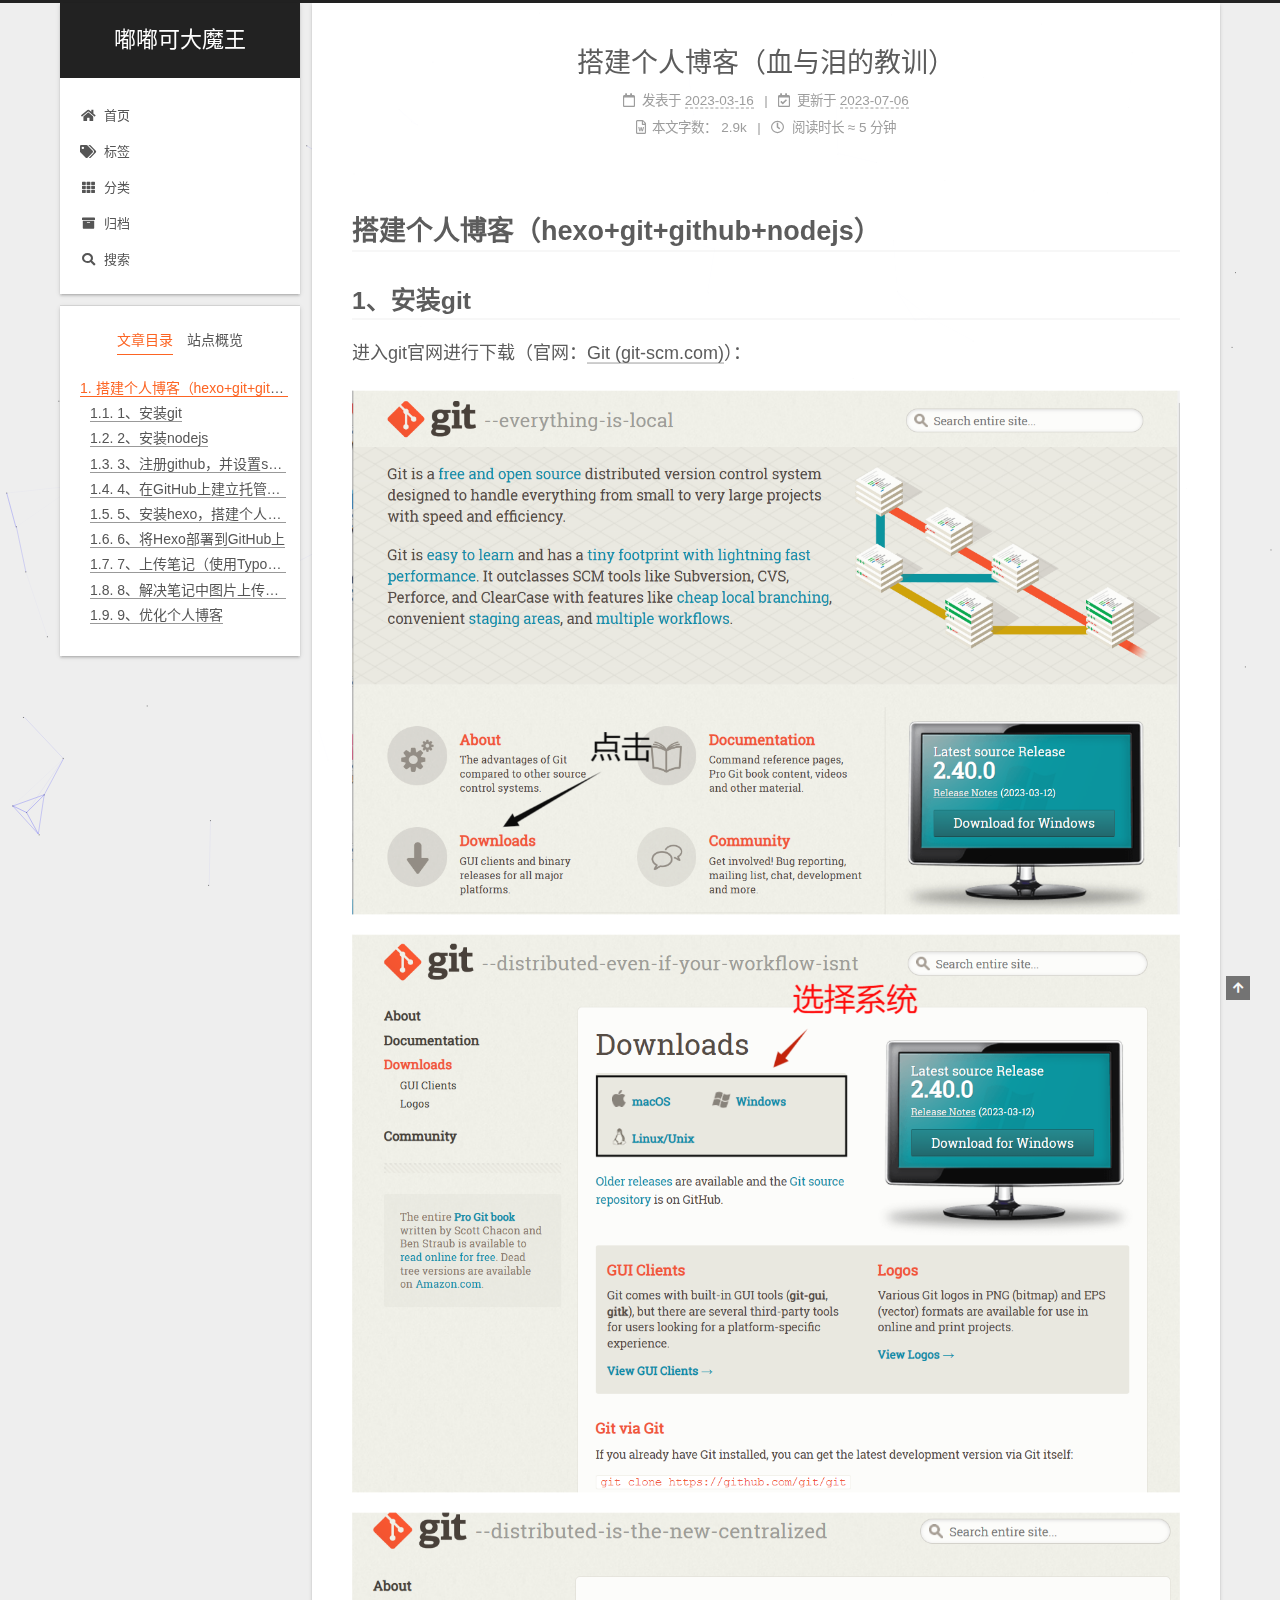
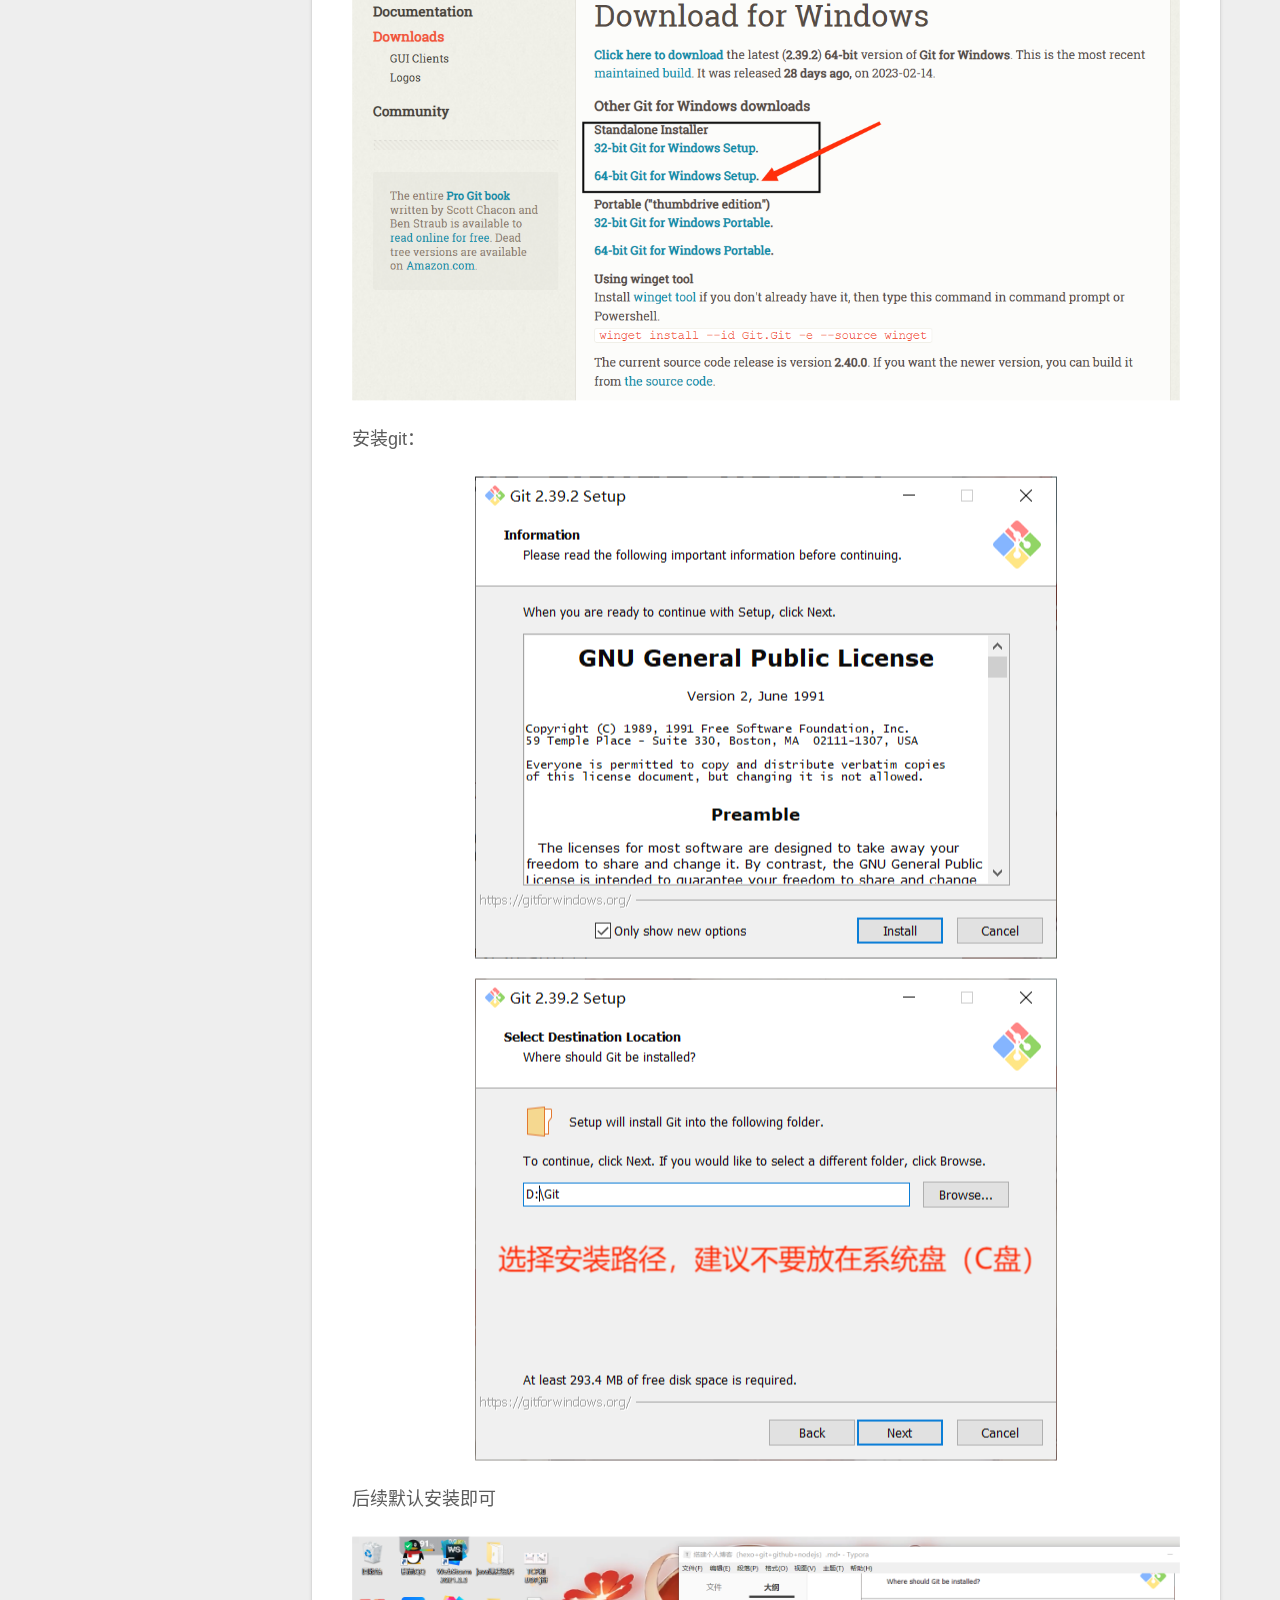
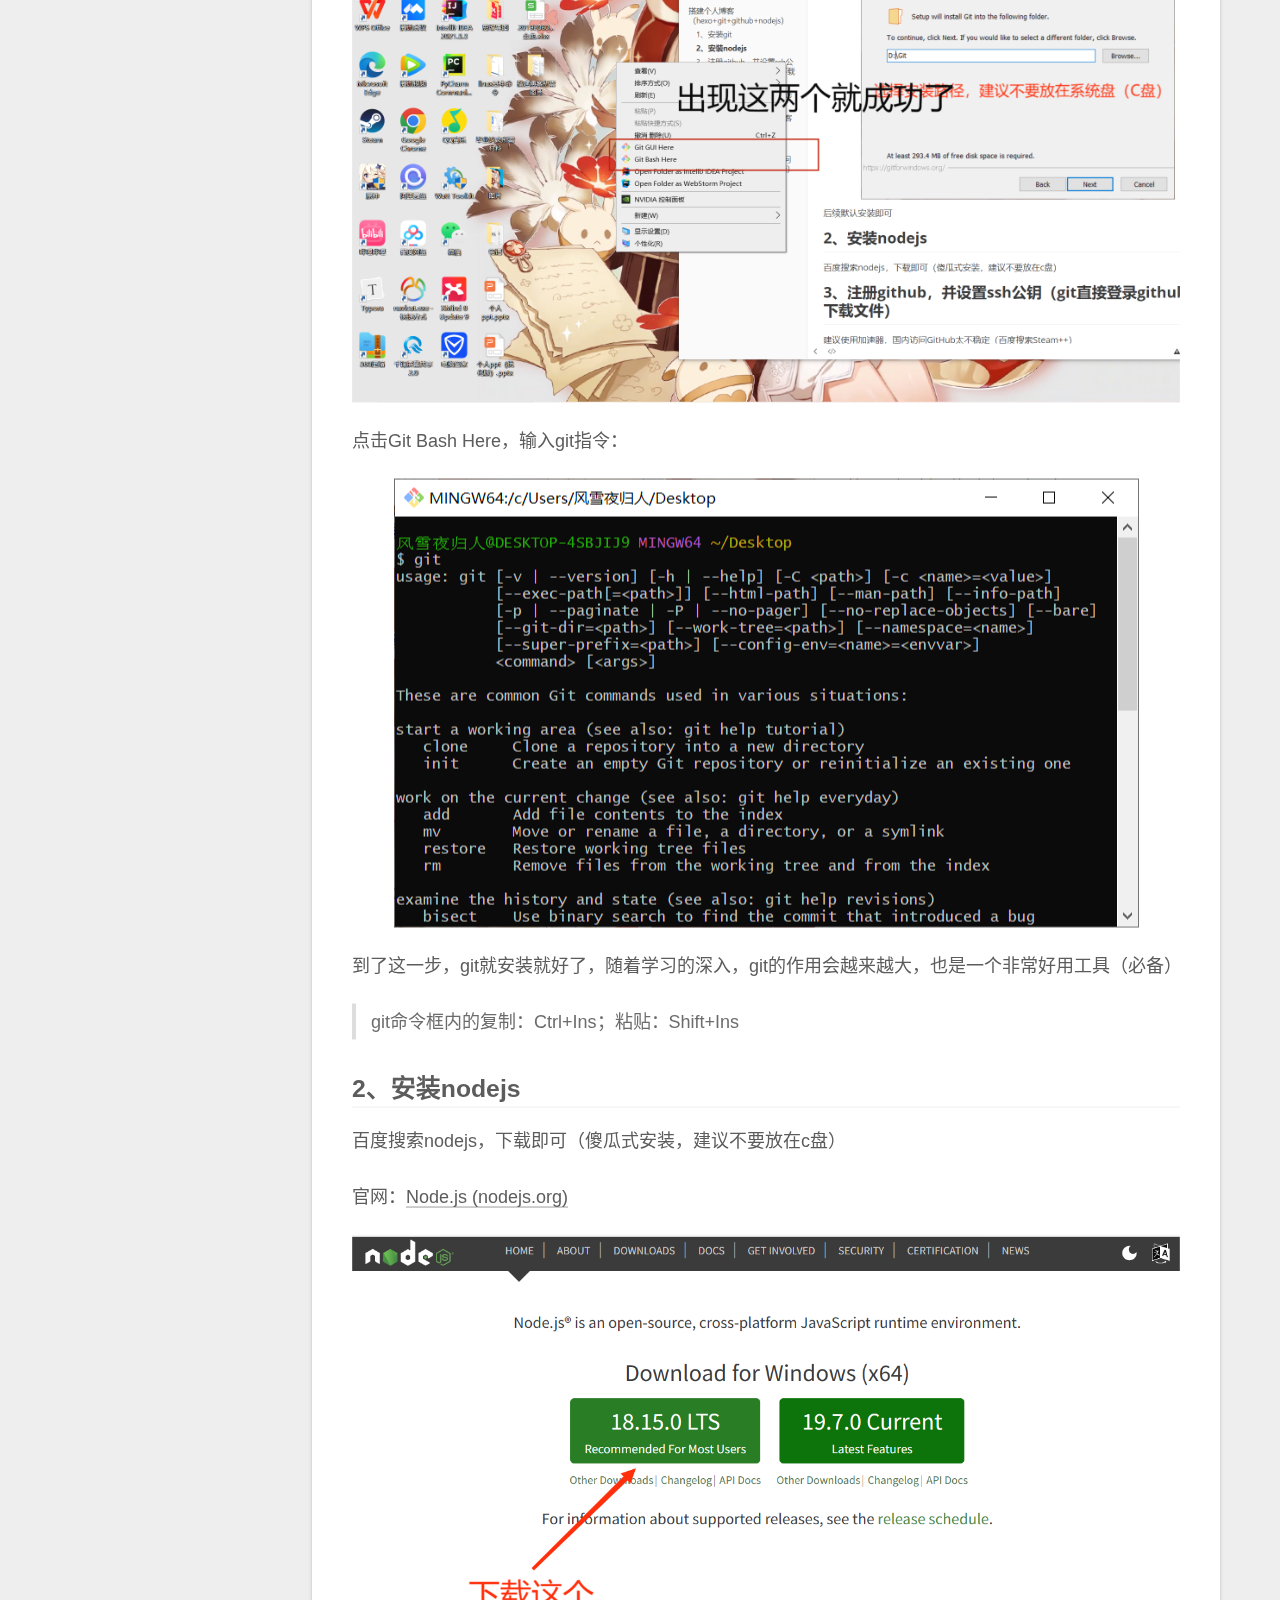
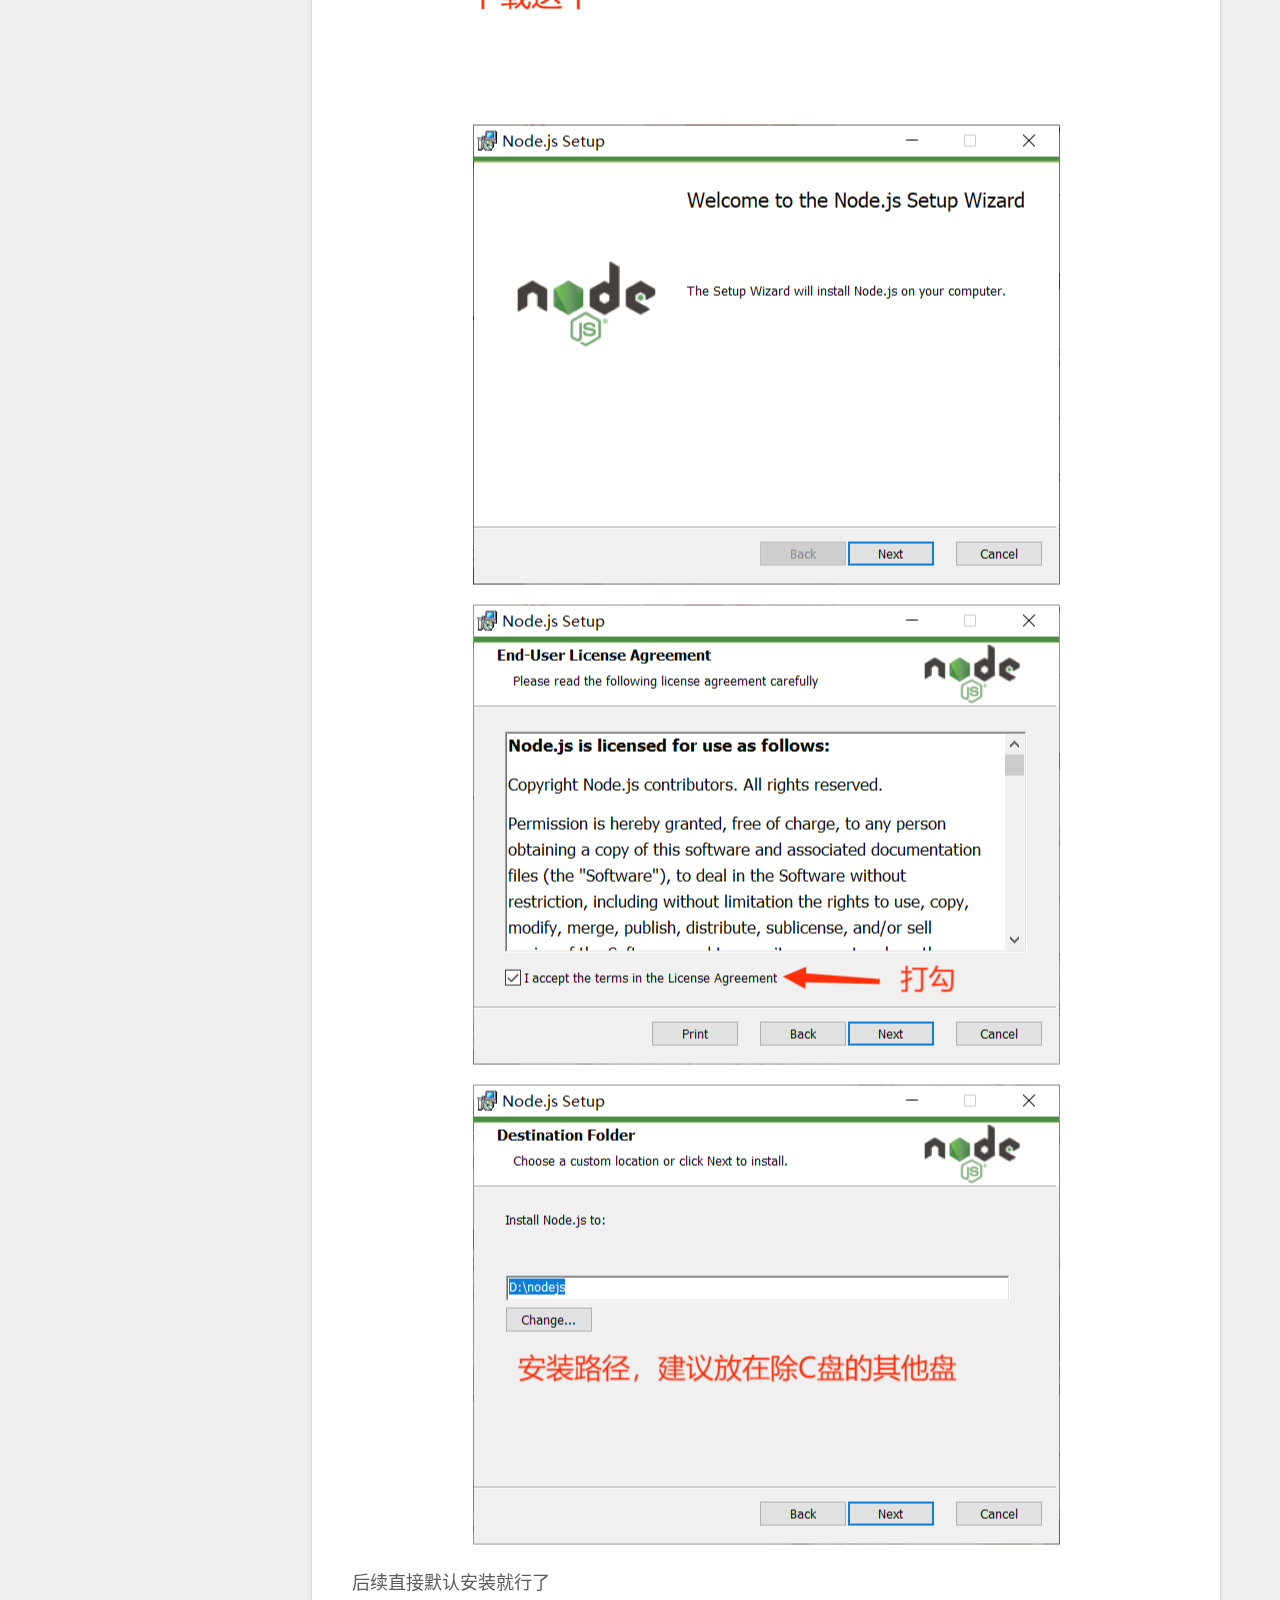
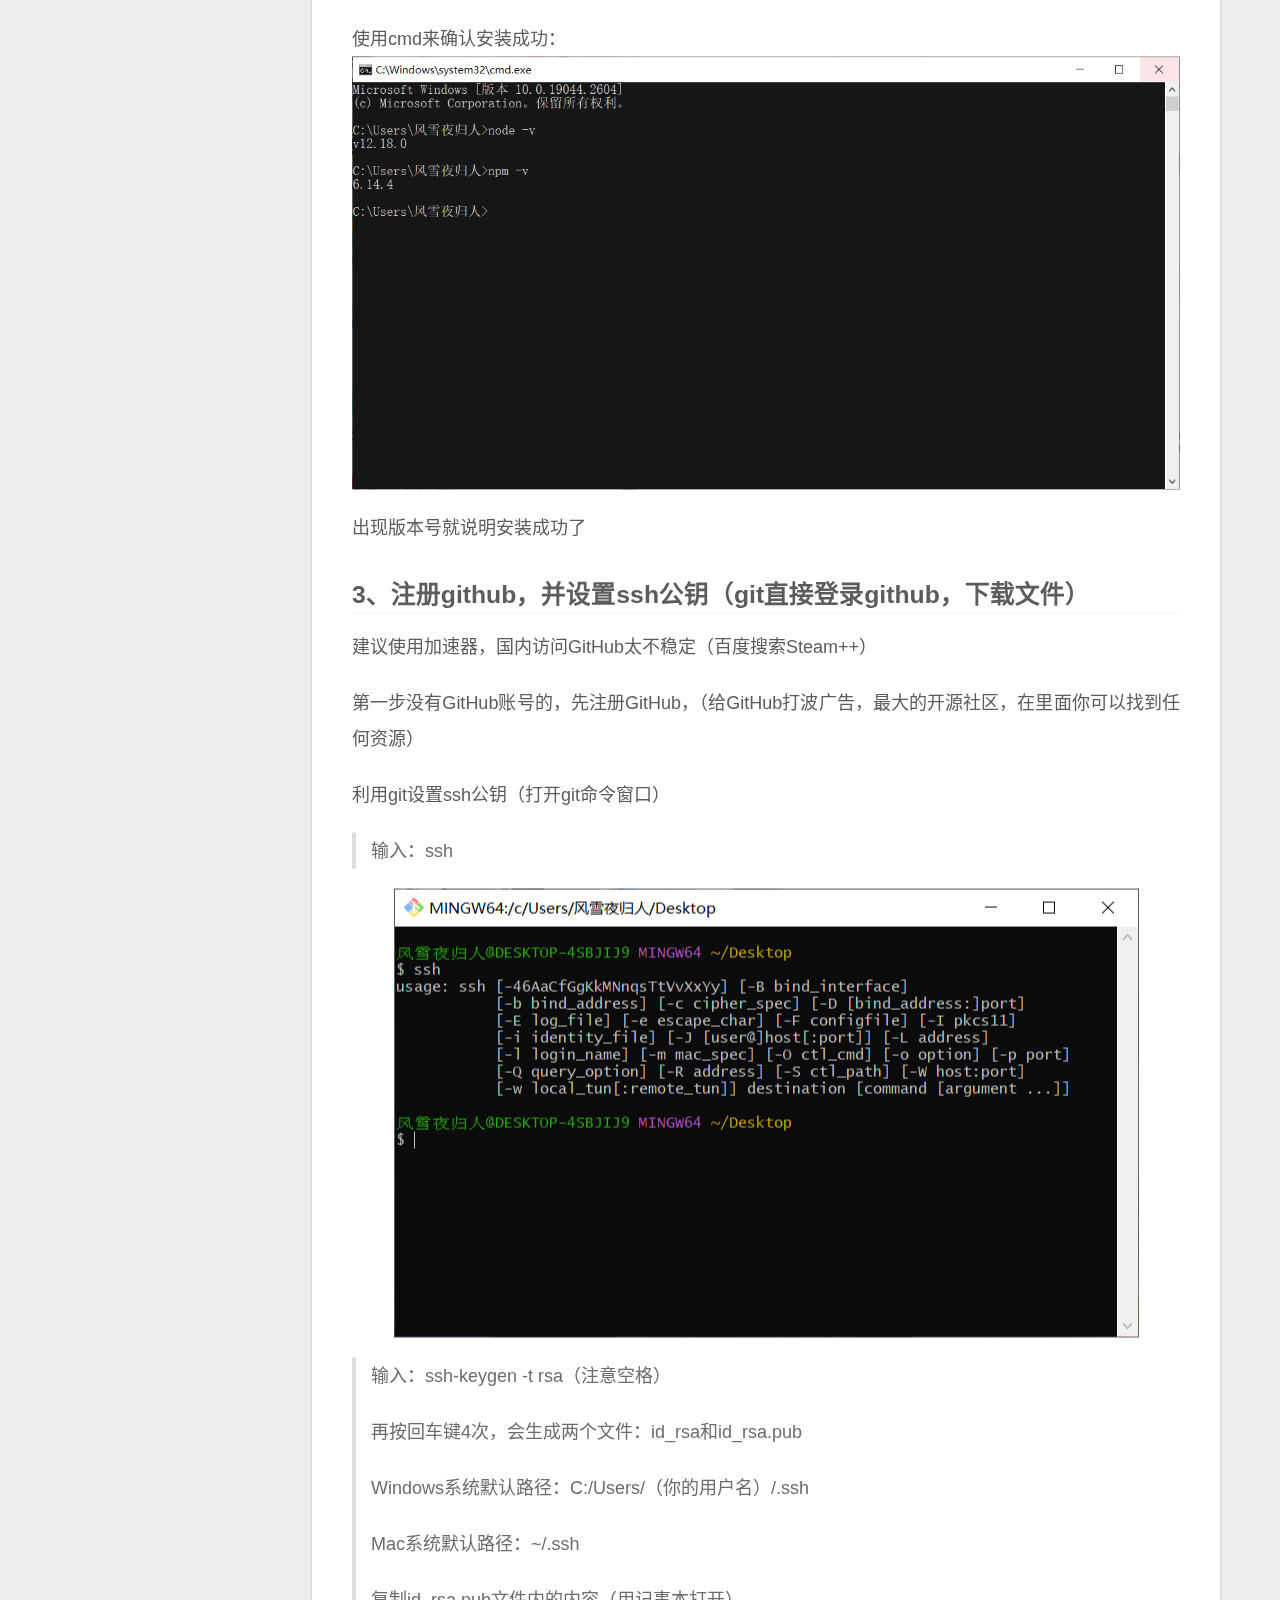
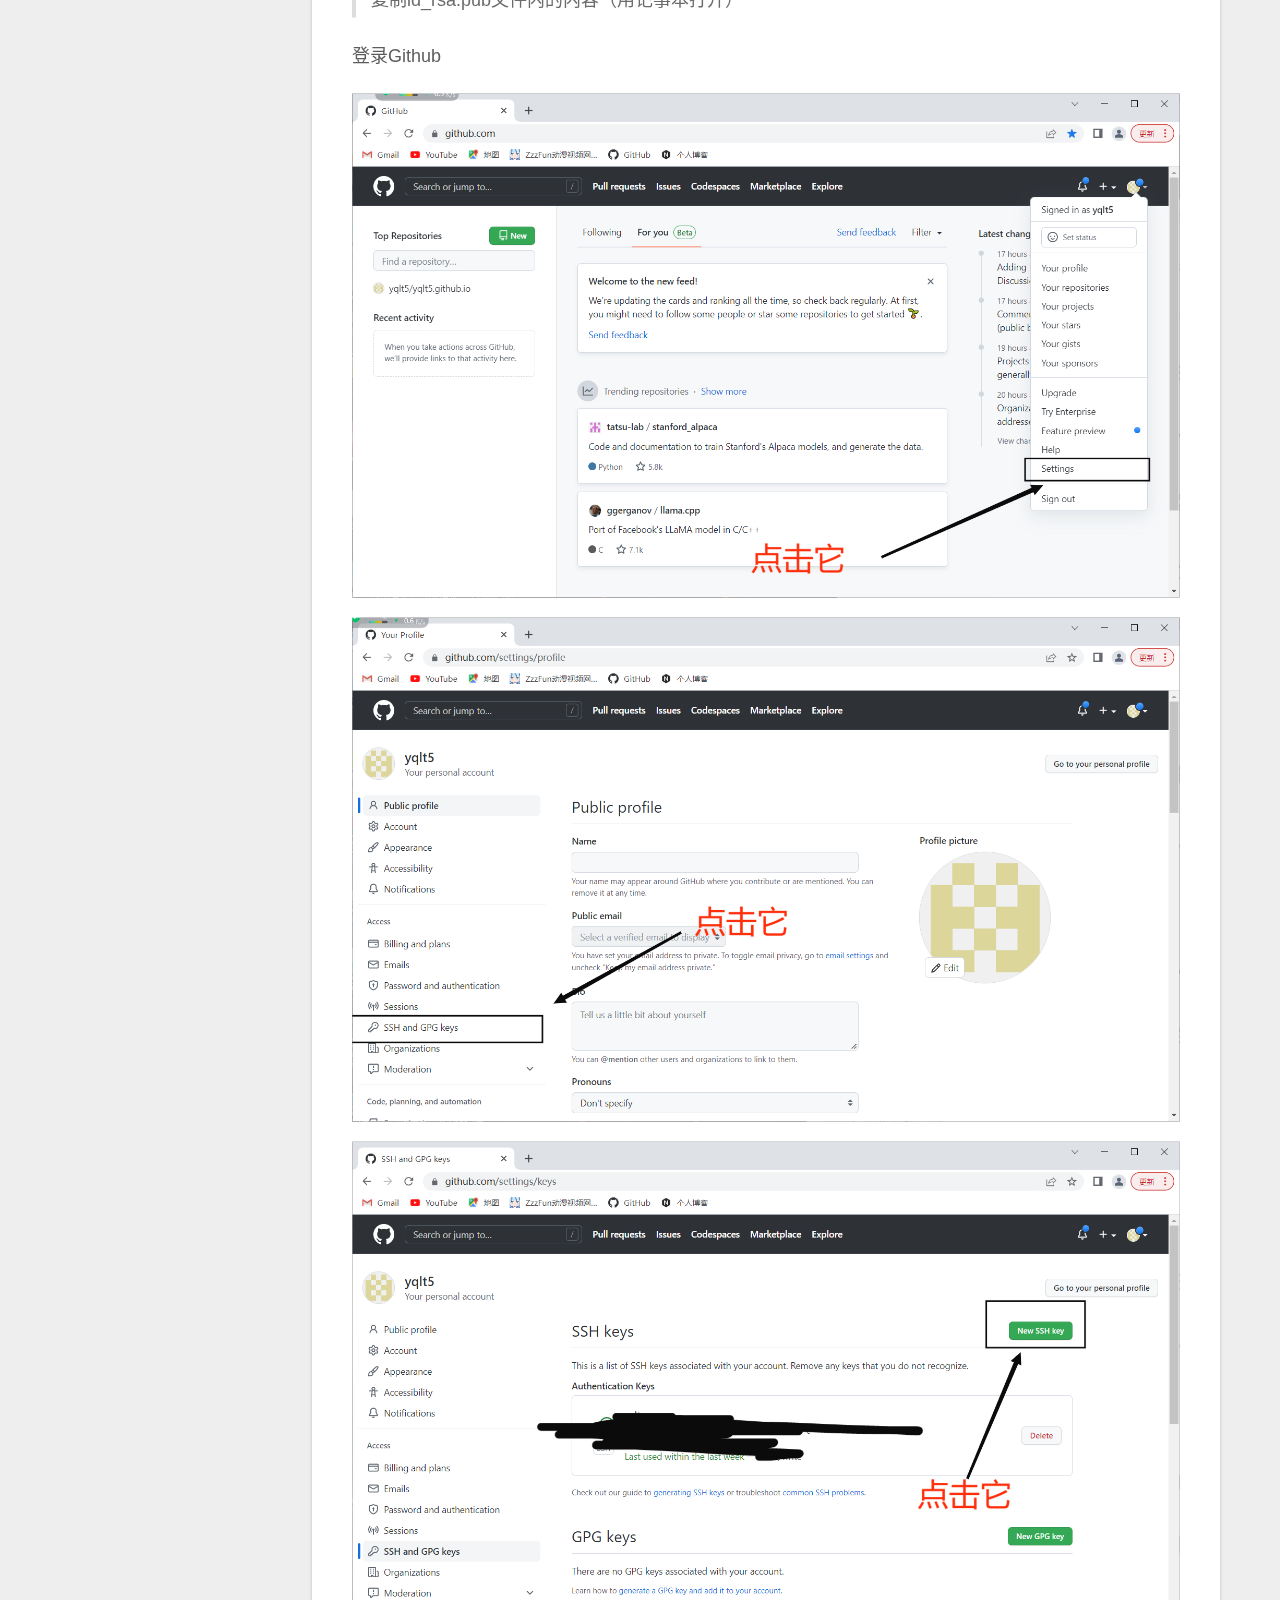
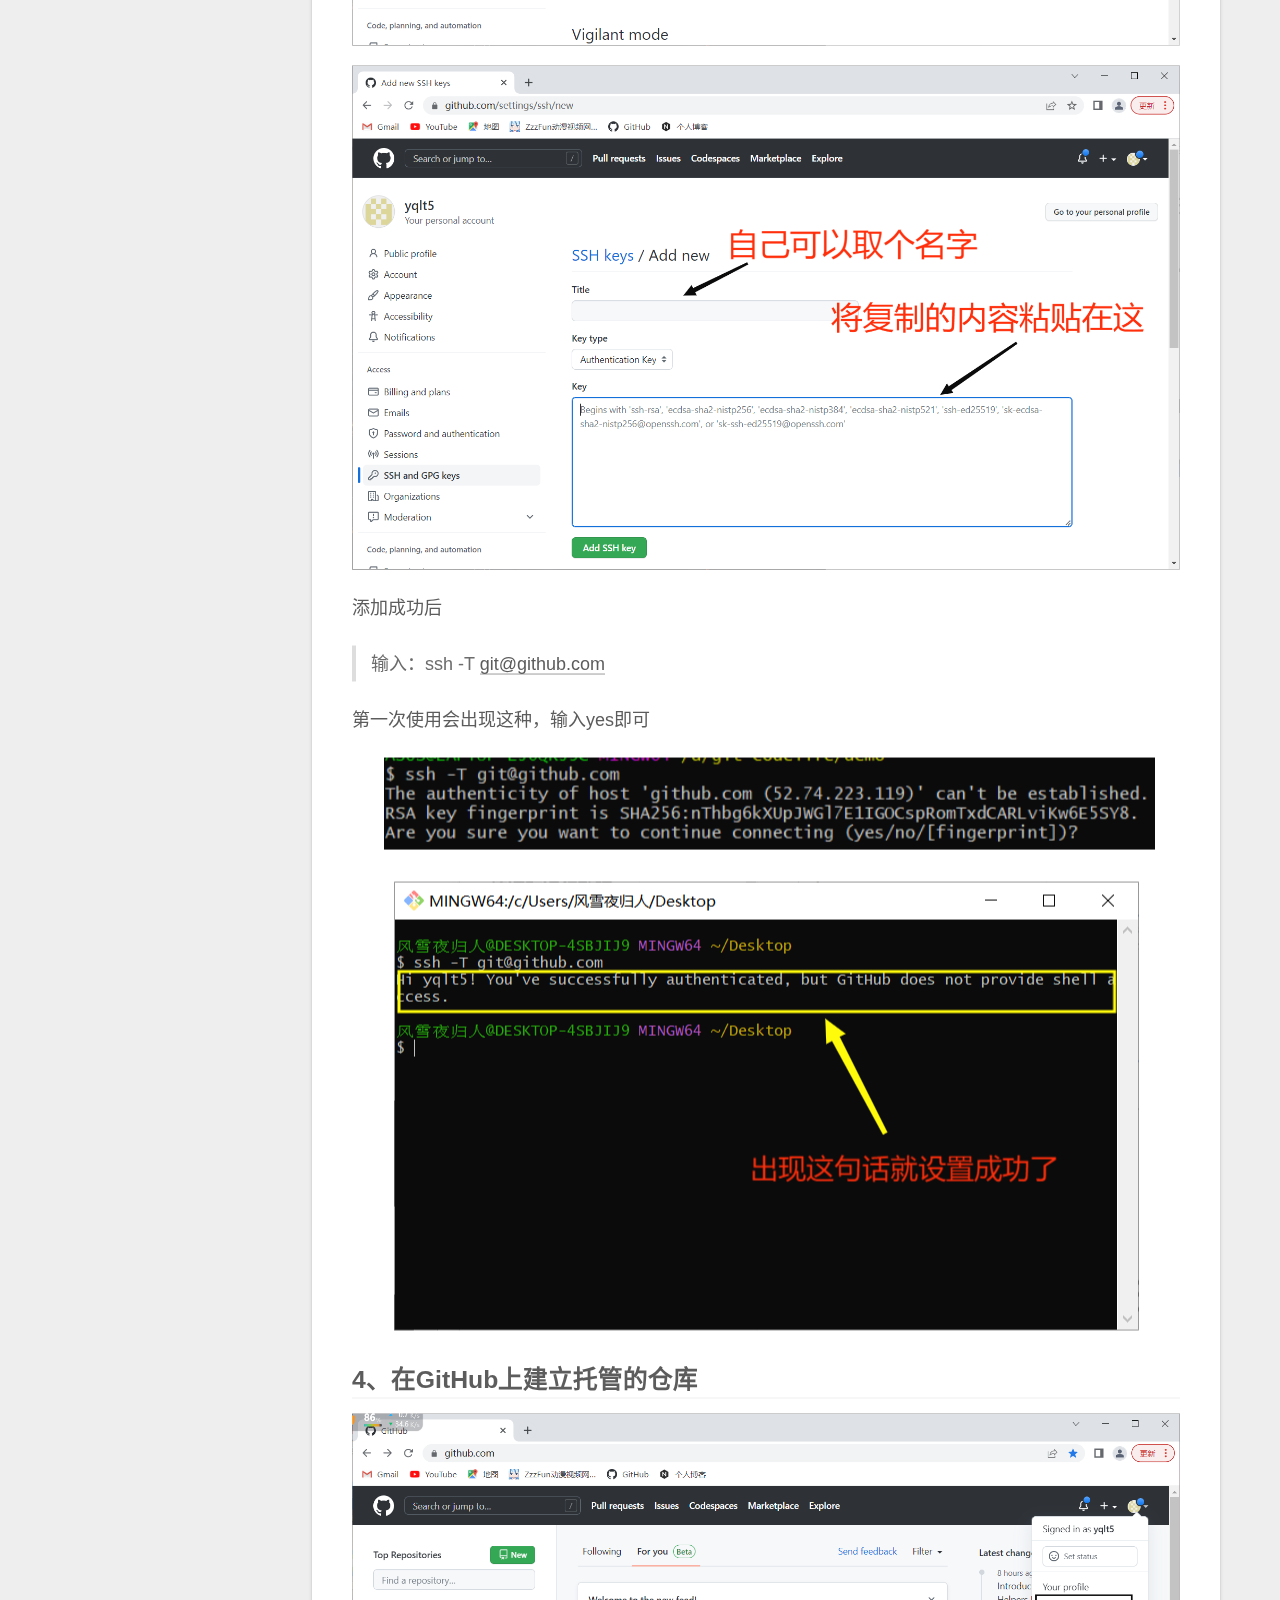
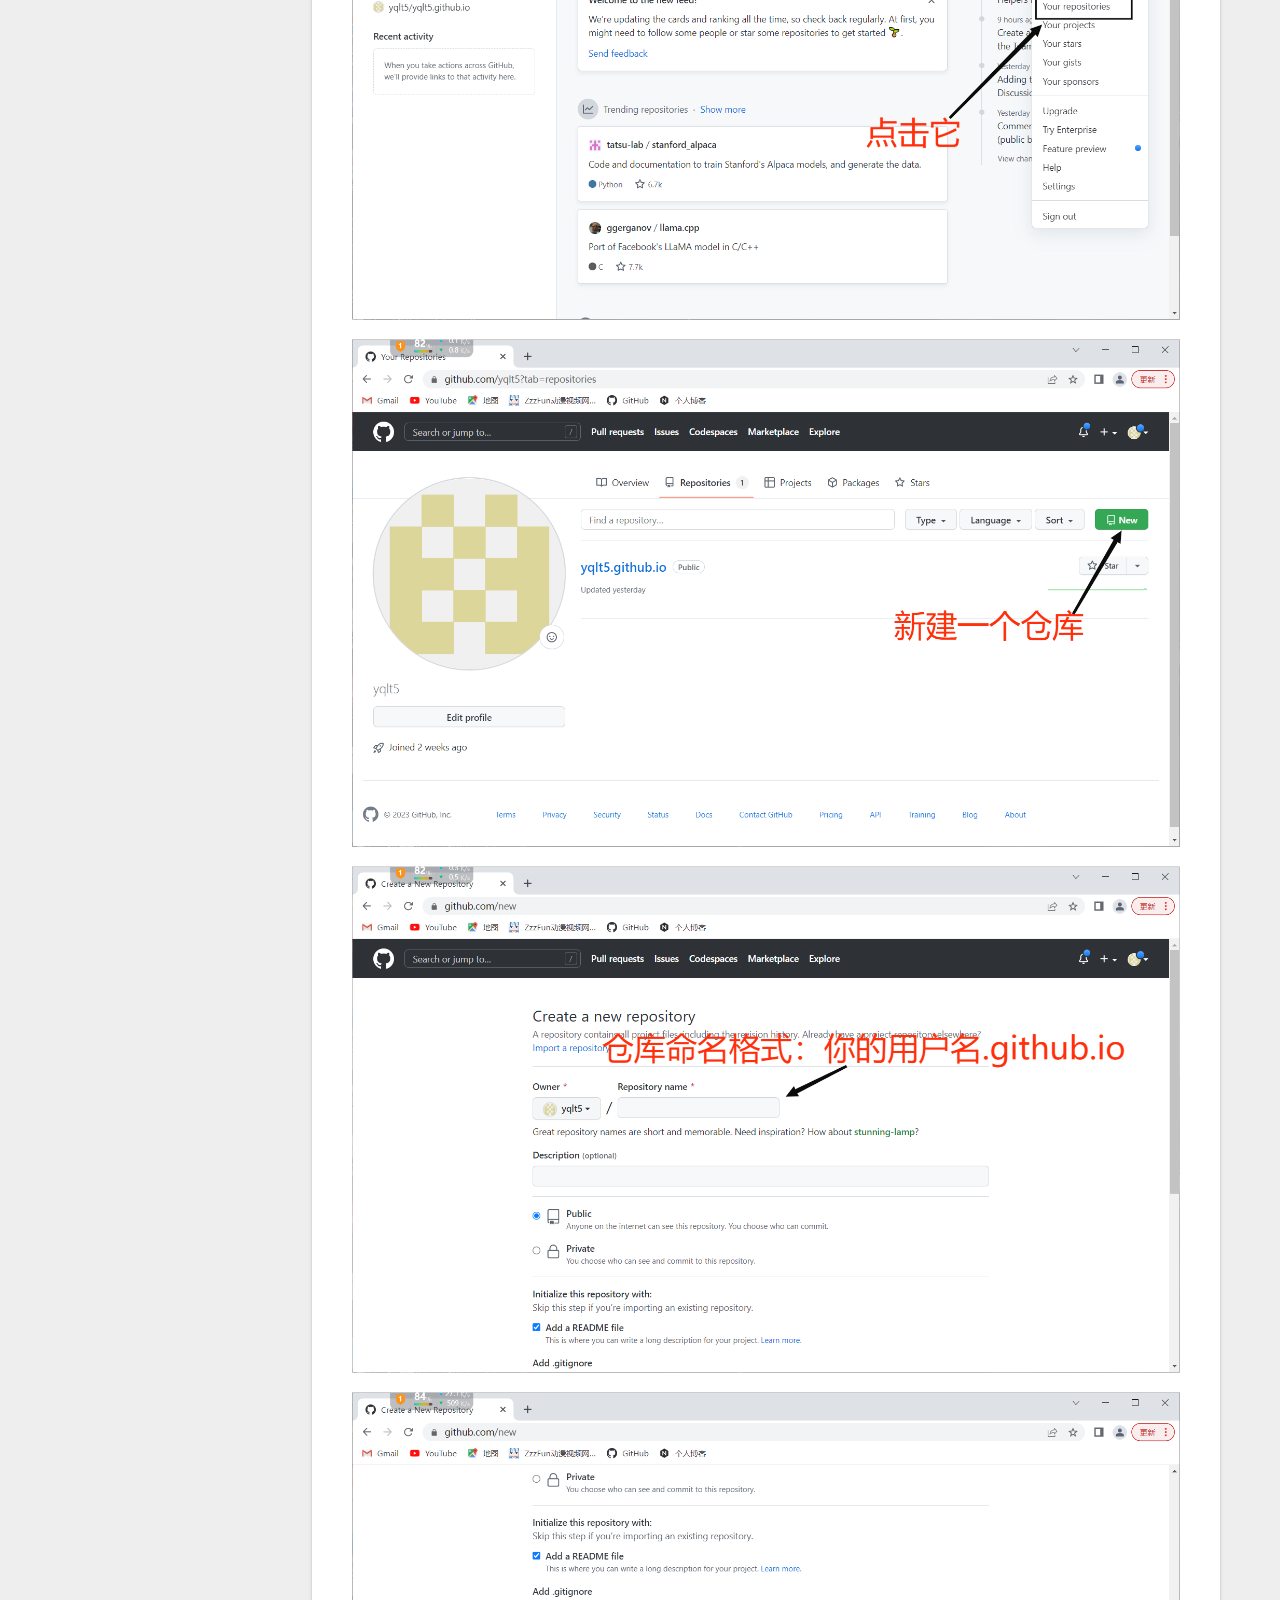
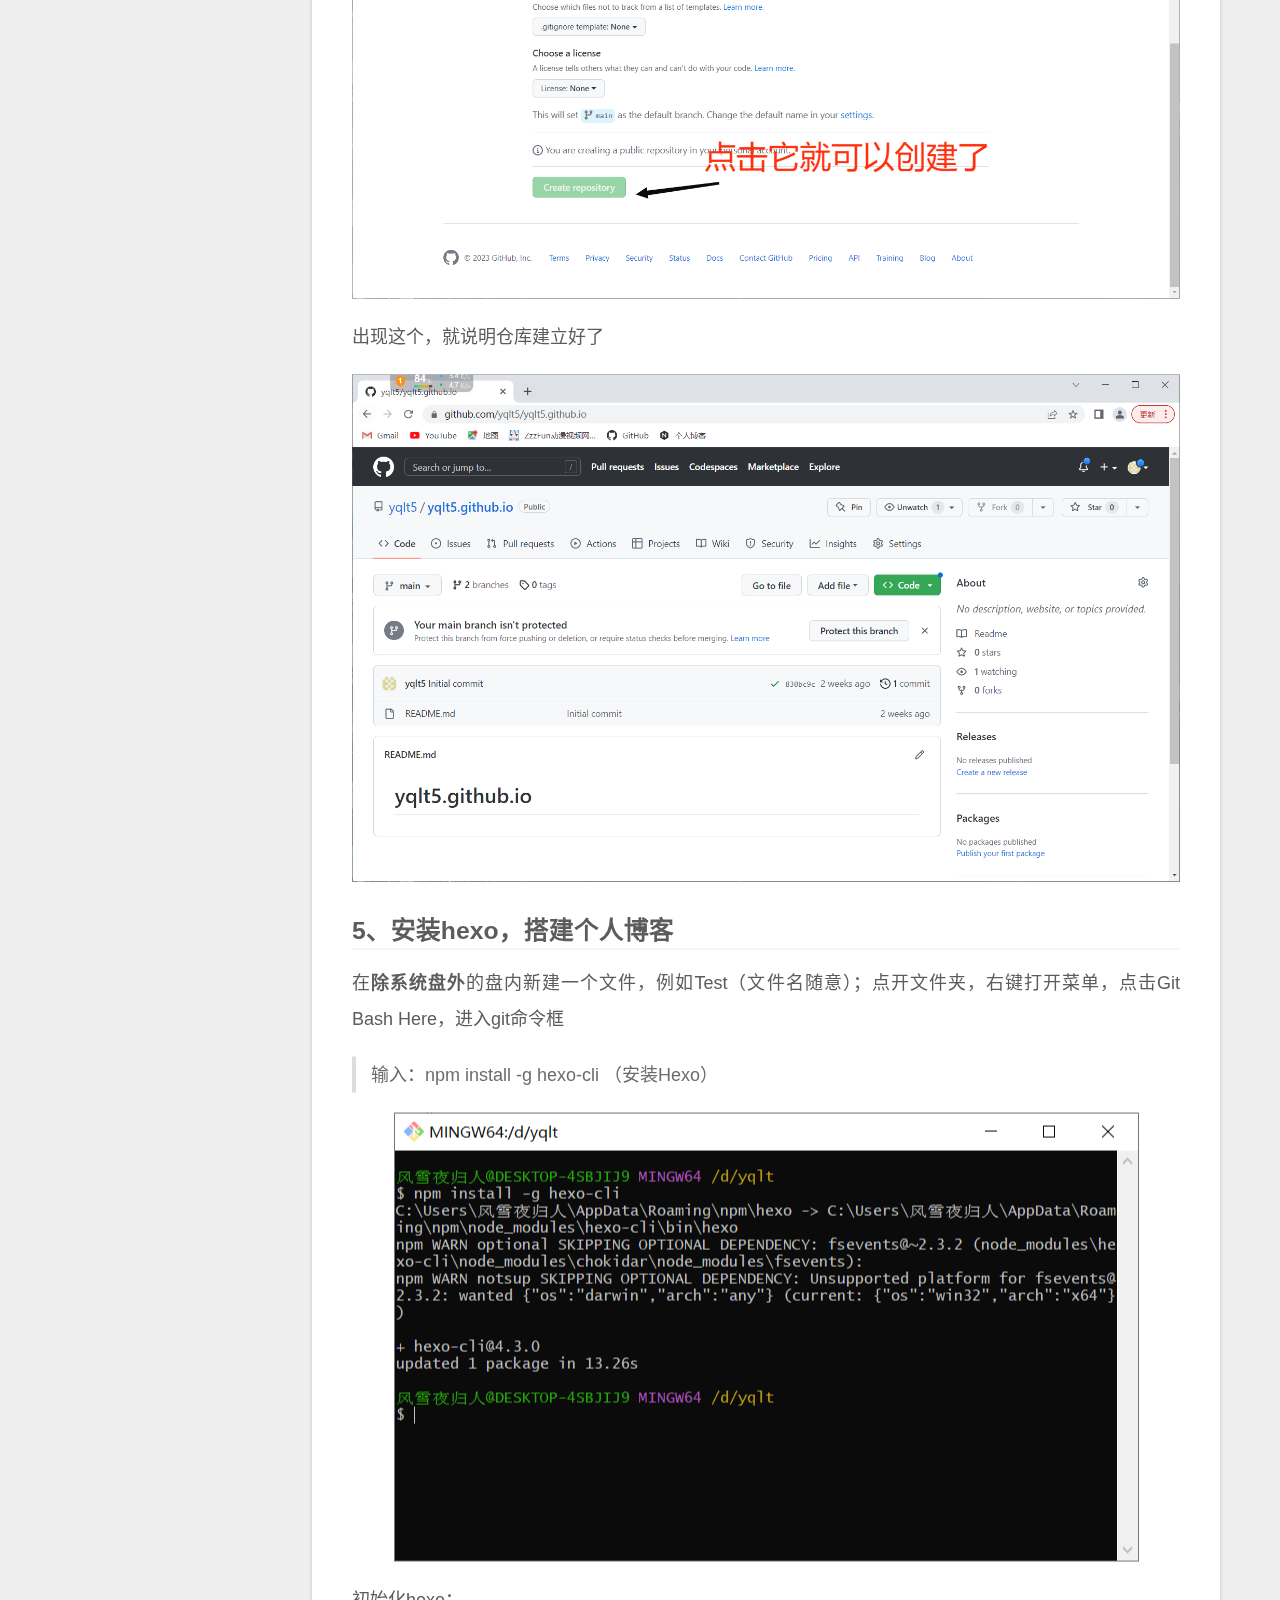
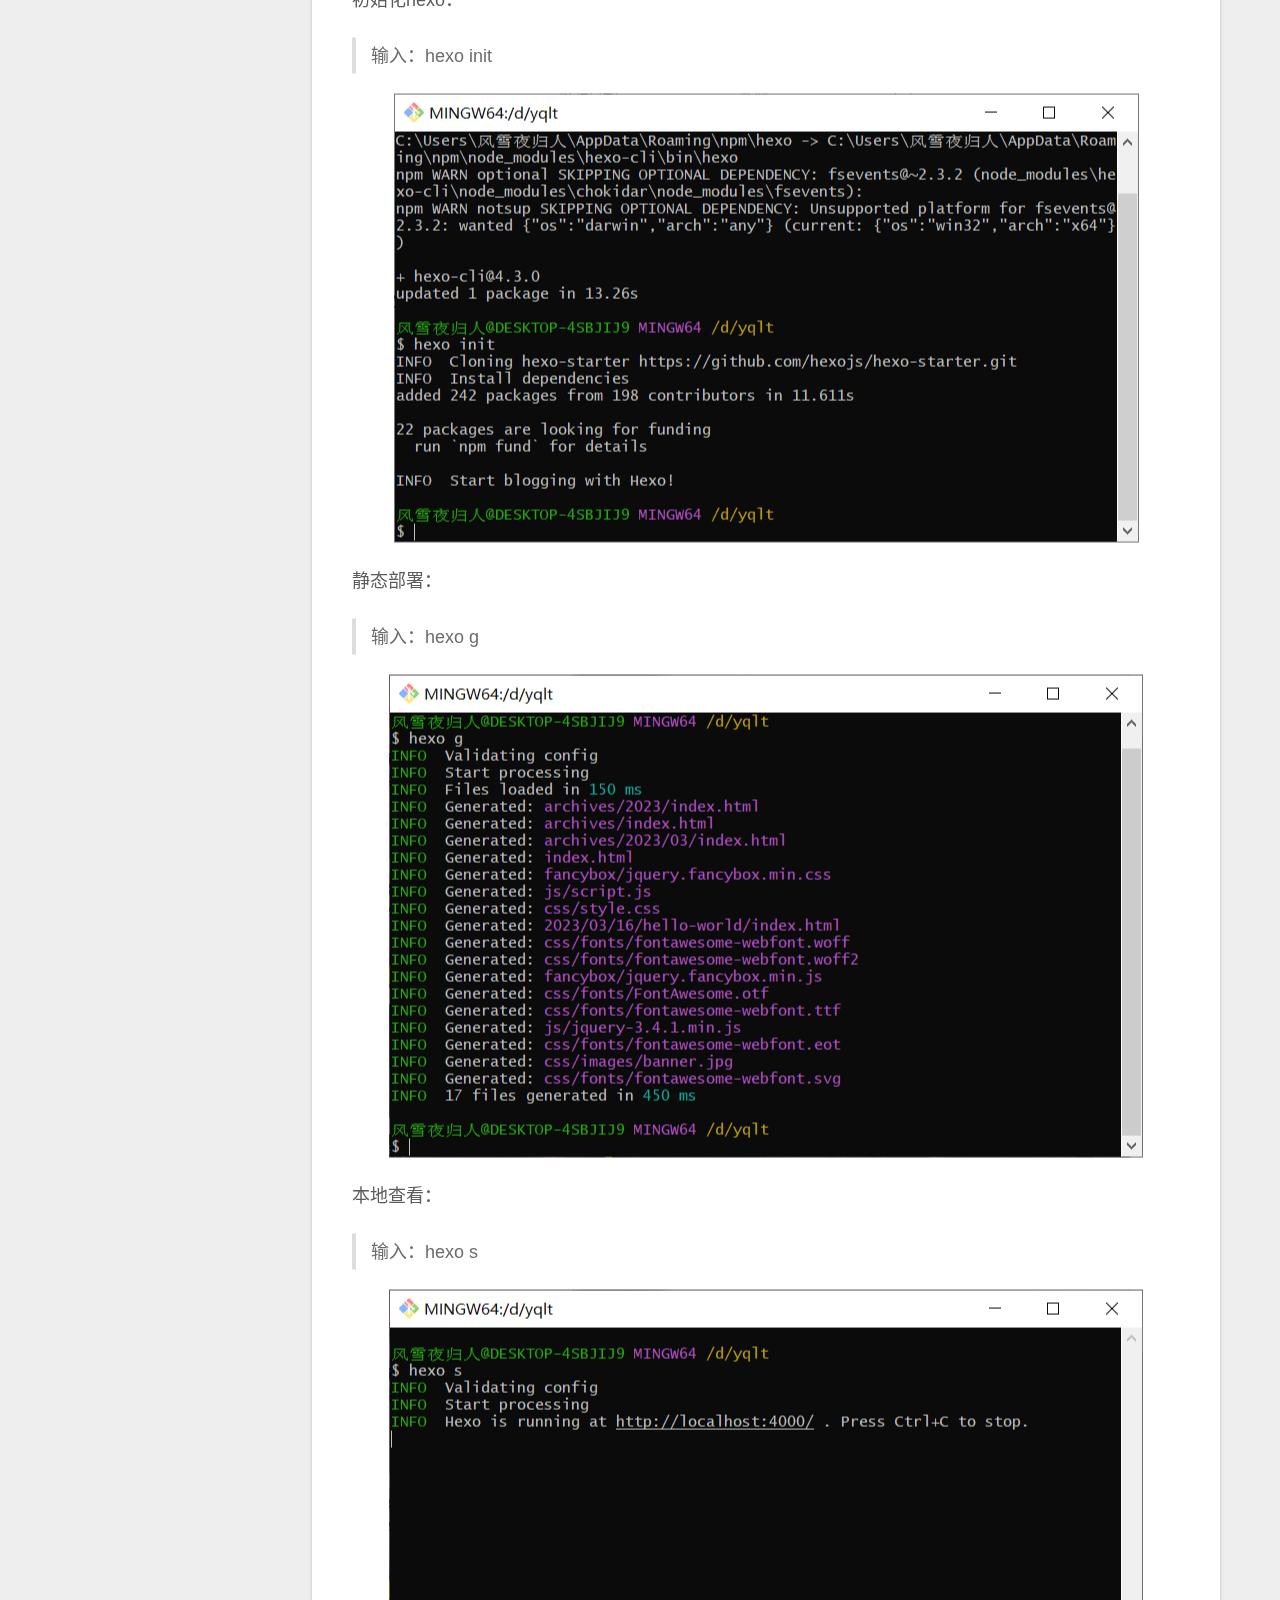
<file: 2023/03/16/搭建个人博客（hexo+git+github+nodejs）/index.html>
<!DOCTYPE html>
<html lang="zh-CN">
<head>
  <meta charset="UTF-8">
<meta name="viewport" content="width=device-width, initial-scale=1, maximum-scale=2">
<meta name="theme-color" content="#222">
<meta name="generator" content="Hexo 6.3.0">
  <link rel="apple-touch-icon" sizes="180x180" href="/images/apple-touch-icon-next.png">
  <link rel="icon" type="image/png" sizes="32x32" href="/images/favicon-32x32-next.png">
  <link rel="icon" type="image/png" sizes="16x16" href="/images/favicon-16x16-next.png">
  <link rel="mask-icon" href="/images/logo.svg" color="#222">

<link rel="stylesheet" href="/css/main.css">


<link rel="stylesheet" href="/lib/font-awesome/css/all.min.css">

<script id="hexo-configurations">
    var NexT = window.NexT || {};
    var CONFIG = {"hostname":"example.com","root":"/","scheme":"Gemini","version":"7.8.0","exturl":false,"sidebar":{"position":"left","display":"post","padding":18,"offset":12,"onmobile":false},"copycode":{"enable":false,"show_result":false,"style":null},"back2top":{"enable":true,"sidebar":false,"scrollpercent":false},"bookmark":{"enable":false,"color":"#222","save":"auto"},"fancybox":false,"mediumzoom":false,"lazyload":false,"pangu":false,"comments":{"style":"tabs","active":null,"storage":true,"lazyload":false,"nav":null},"algolia":{"hits":{"per_page":10},"labels":{"input_placeholder":"Search for Posts","hits_empty":"We didn't find any results for the search: ${query}","hits_stats":"${hits} results found in ${time} ms"}},"localsearch":{"enable":true,"trigger":"auto","top_n_per_article":1,"unescape":false,"preload":false},"motion":{"enable":true,"async":false,"transition":{"post_block":"fadeIn","post_header":"slideDownIn","post_body":"slideDownIn","coll_header":"slideLeftIn","sidebar":"slideUpIn"}},"path":"search.xml"};
  </script>

  <meta name="description" content="搭建个人博客（hexo+git+github+nodejs）1、安装git进入git官网进行下载（官网：Git (git-scm.com)）：    安装git：   后续默认安装即可  点击Git Bash Here，输入git指令：  到了这一步，git就安装就好了，随着学习的深入，git的作用会越来越大，也是一个非常好用工具（必备）  git命令框内的复制：Ctrl+Ins；粘贴：Shift">
<meta property="og:type" content="article">
<meta property="og:title" content="搭建个人博客（血与泪的教训）">
<meta property="og:url" content="http://example.com/2023/03/16/%E6%90%AD%E5%BB%BA%E4%B8%AA%E4%BA%BA%E5%8D%9A%E5%AE%A2%EF%BC%88hexo+git+github+nodejs%EF%BC%89/index.html">
<meta property="og:site_name" content="嘟嘟可大魔王">
<meta property="og:description" content="搭建个人博客（hexo+git+github+nodejs）1、安装git进入git官网进行下载（官网：Git (git-scm.com)）：    安装git：   后续默认安装即可  点击Git Bash Here，输入git指令：  到了这一步，git就安装就好了，随着学习的深入，git的作用会越来越大，也是一个非常好用工具（必备）  git命令框内的复制：Ctrl+Ins；粘贴：Shift">
<meta property="og:locale" content="zh_CN">
<meta property="og:image" content="http://example.com/pic/%E4%B8%8B%E8%BD%BDgit.png">
<meta property="og:image" content="http://example.com/pic/git2.PNG">
<meta property="og:image" content="http://example.com/pic/git3.PNG">
<meta property="og:image" content="http://example.com/pic/git%E5%AE%89%E8%A3%85.PNG">
<meta property="og:image" content="http://example.com/pic/git%E5%AE%89%E8%A3%852.PNG">
<meta property="og:image" content="http://example.com/pic/git%E5%AE%89%E8%A3%85%E6%88%90%E5%8A%9F1.png">
<meta property="og:image" content="http://example.com/pic/1678784868781.png">
<meta property="og:image" content="http://example.com/pic/nodejs%E4%B8%8B%E8%BD%BD.PNG">
<meta property="og:image" content="http://example.com/pic/%E5%AE%89%E8%A3%851.PNG">
<meta property="og:image" content="http://example.com/pic/%E5%AE%89%E8%A3%852.PNG">
<meta property="og:image" content="http://example.com/pic/%E5%AE%89%E8%A3%853.PNG">
<meta property="og:image" content="http://example.com/pic/%E5%AE%89%E8%A3%85%E6%88%90%E5%8A%9F.PNG">
<meta property="og:image" content="http://example.com/pic/%E8%AE%BE%E7%BD%AEssh1.PNG">
<meta property="og:image" content="http://example.com/pic/%E8%AE%BE%E7%BD%AEssh.PNG">
<meta property="og:image" content="http://example.com/pic/%E8%AE%BE%E7%BD%AEssh3.PNG">
<meta property="og:image" content="http://example.com/pic/%E8%AE%BE%E7%BD%AEssh4.PNG">
<meta property="og:image" content="http://example.com/pic/%E8%AE%BE%E7%BD%AEssh5.PNG">
<meta property="og:image" content="http://example.com/pic/%E8%AE%BE%E7%BD%AEssh6.PNG">
<meta property="og:image" content="http://example.com/pic/%E8%AE%BE%E7%BD%AEssh7.PNG">
<meta property="og:image" content="http://example.com/pic/%E5%BB%BA%E7%AB%8B%E4%BB%93%E5%BA%931.PNG">
<meta property="og:image" content="http://example.com/pic/%E5%BB%BA%E7%AB%8B%E4%BB%93%E5%BA%932.PNG">
<meta property="og:image" content="http://example.com/pic/%E5%BB%BA%E7%AB%8B%E4%BB%93%E5%BA%933.PNG">
<meta property="og:image" content="http://example.com/pic/%E5%BB%BA%E7%AB%8B%E4%BB%93%E5%BA%934.PNG">
<meta property="og:image" content="http://example.com/pic/%E5%BB%BA%E7%AB%8B%E4%BB%93%E5%BA%935.PNG">
<meta property="og:image" content="http://example.com/pic/%E5%AE%89%E8%A3%85hexo1.PNG">
<meta property="og:image" content="http://example.com/pic/%E5%AE%89%E8%A3%85hexo2.PNG">
<meta property="og:image" content="http://example.com/pic/%E5%AE%89%E8%A3%85hexo3.PNG">
<meta property="og:image" content="http://example.com/pic/%E5%AE%89%E8%A3%85hexo4.PNG">
<meta property="og:image" content="http://example.com/pic/%E6%98%BE%E7%A4%BAhexo.PNG">
<meta property="og:image" content="http://example.com/pic/%E9%83%A8%E7%BD%B22.PNG">
<meta property="og:image" content="http://example.com/pic/%E9%83%A8%E7%BD%B21.PNG">
<meta property="og:image" content="http://example.com/pic/%E4%B8%8A%E4%BC%A0%E6%88%90%E5%8A%9F.PNG">
<meta property="og:image" content="http://example.com/pic/%E9%83%A8%E7%BD%B23.PNG">
<meta property="og:image" content="http://example.com/pic/%E9%83%A8%E7%BD%B24.PNG">
<meta property="og:image" content="http://example.com/pic/%E7%A4%BA%E4%BE%8B1.PNG">
<meta property="og:image" content="http://example.com/pic/%E7%A4%BA%E4%BE%8B2.PNG">
<meta property="og:image" content="http://example.com/pic/%E7%94%9F%E6%88%90%E7%AC%94%E8%AE%B0.PNG">
<meta property="og:image" content="http://example.com/pic/%E7%A4%BA%E4%BE%8B3.PNG">
<meta property="og:image" content="http://example.com/pic/%E7%A4%BA%E4%BE%8B4.PNG">
<meta property="og:image" content="http://example.com/pic/%E7%A4%BA%E4%BE%8B6.PNG">
<meta property="og:image" content="http://example.com/pic/%E4%BC%98%E5%8C%961.PNG">
<meta property="og:image" content="http://example.com/pic/%E8%AF%AD%E8%A8%80.PNG">
<meta property="og:image" content="http://example.com/pic/%E6%A8%A1%E6%9D%BF1.PNG">
<meta property="og:image" content="http://example.com/pic/%E8%AE%BE%E7%BD%AE%E5%A4%B4%E5%83%8F.PNG">
<meta property="og:image" content="http://example.com/pic/%E6%90%9C%E7%B4%A2.png">
<meta property="article:published_time" content="2023-03-16T09:11:27.250Z">
<meta property="article:modified_time" content="2023-07-06T01:48:48.728Z">
<meta property="article:author" content="yqlt">
<meta name="twitter:card" content="summary">
<meta name="twitter:image" content="http://example.com/pic/%E4%B8%8B%E8%BD%BDgit.png">

<link rel="canonical" href="http://example.com/2023/03/16/%E6%90%AD%E5%BB%BA%E4%B8%AA%E4%BA%BA%E5%8D%9A%E5%AE%A2%EF%BC%88hexo+git+github+nodejs%EF%BC%89/">


<script id="page-configurations">
  // https://hexo.io/docs/variables.html
  CONFIG.page = {
    sidebar: "",
    isHome : false,
    isPost : true,
    lang   : 'zh-CN'
  };
</script>

  <title>搭建个人博客（血与泪的教训） | 嘟嘟可大魔王</title>
  






  <noscript>
  <style>
  .use-motion .brand,
  .use-motion .menu-item,
  .sidebar-inner,
  .use-motion .post-block,
  .use-motion .pagination,
  .use-motion .comments,
  .use-motion .post-header,
  .use-motion .post-body,
  .use-motion .collection-header { opacity: initial; }

  .use-motion .site-title,
  .use-motion .site-subtitle {
    opacity: initial;
    top: initial;
  }

  .use-motion .logo-line-before i { left: initial; }
  .use-motion .logo-line-after i { right: initial; }
  </style>
</noscript>

  
  
</head>

<body itemscope itemtype="http://schema.org/WebPage">
  <div class="container use-motion">
    <div class="headband"></div>

    <header class="header" itemscope itemtype="http://schema.org/WPHeader">
      <div class="header-inner"><div class="site-brand-container">
  <div class="site-nav-toggle">
    <div class="toggle" aria-label="切换导航栏">
      <span class="toggle-line toggle-line-first"></span>
      <span class="toggle-line toggle-line-middle"></span>
      <span class="toggle-line toggle-line-last"></span>
    </div>
  </div>

  <div class="site-meta">

    <a href="/" class="brand" rel="start">
      <span class="logo-line-before"><i></i></span>
      <h1 class="site-title">嘟嘟可大魔王</h1>
      <span class="logo-line-after"><i></i></span>
    </a>
  </div>

  <div class="site-nav-right">
    <div class="toggle popup-trigger">
        <i class="fa fa-search fa-fw fa-lg"></i>
    </div>
  </div>
</div>




<nav class="site-nav">
  <ul id="menu" class="main-menu menu">
        <li class="menu-item menu-item-home">

    <a href="/" rel="section"><i class="fa fa-home fa-fw"></i>首页</a>

  </li>
        <li class="menu-item menu-item-tags">

    <a href="/tags/" rel="section"><i class="fa fa-tags fa-fw"></i>标签</a>

  </li>
        <li class="menu-item menu-item-categories">

    <a href="/categories/" rel="section"><i class="fa fa-th fa-fw"></i>分类</a>

  </li>
        <li class="menu-item menu-item-archives">

    <a href="/archives/" rel="section"><i class="fa fa-archive fa-fw"></i>归档</a>

  </li>
      <li class="menu-item menu-item-search">
        <a role="button" class="popup-trigger"><i class="fa fa-search fa-fw"></i>搜索
        </a>
      </li>
  </ul>
</nav>



  <div class="search-pop-overlay">
    <div class="popup search-popup">
        <div class="search-header">
  <span class="search-icon">
    <i class="fa fa-search"></i>
  </span>
  <div class="search-input-container">
    <input autocomplete="off" autocapitalize="off"
           placeholder="搜索..." spellcheck="false"
           type="search" class="search-input">
  </div>
  <span class="popup-btn-close">
    <i class="fa fa-times-circle"></i>
  </span>
</div>
<div id="search-result">
  <div id="no-result">
    <i class="fa fa-spinner fa-pulse fa-5x fa-fw"></i>
  </div>
</div>

    </div>
  </div>

</div>
    </header>

    
  <div class="back-to-top">
    <i class="fa fa-arrow-up"></i>
    <span>0%</span>
  </div>


    <main class="main">
      <div class="main-inner">
        <div class="content-wrap">
          

          <div class="content post posts-expand">
            

    
  
  
  <article itemscope itemtype="http://schema.org/Article" class="post-block" lang="zh-CN">
    <link itemprop="mainEntityOfPage" href="http://example.com/2023/03/16/%E6%90%AD%E5%BB%BA%E4%B8%AA%E4%BA%BA%E5%8D%9A%E5%AE%A2%EF%BC%88hexo+git+github+nodejs%EF%BC%89/">

    <span hidden itemprop="author" itemscope itemtype="http://schema.org/Person">
      <meta itemprop="image" content="/images/avatar.png">
      <meta itemprop="name" content="yqlt">
      <meta itemprop="description" content="言念君子，温其如玉">
    </span>

    <span hidden itemprop="publisher" itemscope itemtype="http://schema.org/Organization">
      <meta itemprop="name" content="嘟嘟可大魔王">
    </span>
      <header class="post-header">
        <h1 class="post-title" itemprop="name headline">
          搭建个人博客（血与泪的教训）
        </h1>

        <div class="post-meta">
            <span class="post-meta-item">
              <span class="post-meta-item-icon">
                <i class="far fa-calendar"></i>
              </span>
              <span class="post-meta-item-text">发表于</span>

              <time title="创建时间：2023-03-16 17:11:27" itemprop="dateCreated datePublished" datetime="2023-03-16T17:11:27+08:00">2023-03-16</time>
            </span>
              <span class="post-meta-item">
                <span class="post-meta-item-icon">
                  <i class="far fa-calendar-check"></i>
                </span>
                <span class="post-meta-item-text">更新于</span>
                <time title="修改时间：2023-07-06 09:48:48" itemprop="dateModified" datetime="2023-07-06T09:48:48+08:00">2023-07-06</time>
              </span>

          <br>
            <span class="post-meta-item" title="本文字数">
              <span class="post-meta-item-icon">
                <i class="far fa-file-word"></i>
              </span>
                <span class="post-meta-item-text">本文字数：</span>
              <span>2.9k</span>
            </span>
            <span class="post-meta-item" title="阅读时长">
              <span class="post-meta-item-icon">
                <i class="far fa-clock"></i>
              </span>
                <span class="post-meta-item-text">阅读时长 &asymp;</span>
              <span>5 分钟</span>
            </span>

        </div>
      </header>

    
    
    
    <div class="post-body" itemprop="articleBody">

      
        <h1 id="搭建个人博客（hexo-git-github-nodejs）"><a href="#搭建个人博客（hexo-git-github-nodejs）" class="headerlink" title="搭建个人博客（hexo+git+github+nodejs）"></a>搭建个人博客（hexo+git+github+nodejs）</h1><h2 id="1、安装git"><a href="#1、安装git" class="headerlink" title="1、安装git"></a>1、安装git</h2><p>进入git官网进行下载（官网：<a target="_blank" rel="noopener" href="https://git-scm.com/">Git (git-scm.com)</a>）：</p>
<p><img src="/../pic/%E4%B8%8B%E8%BD%BDgit.png" alt="下载git"></p>
<p><img src="/../pic/git2.PNG" alt="git2"></p>
<p><img src="/../pic/git3.PNG" alt="git3"></p>
<p>安装git：</p>
<p><img src="/../pic/git%E5%AE%89%E8%A3%85.PNG" alt="git安装"></p>
<p><img src="/../pic/git%E5%AE%89%E8%A3%852.PNG" alt="git安装2"></p>
<p>后续默认安装即可</p>
<p><img src="/../pic/git%E5%AE%89%E8%A3%85%E6%88%90%E5%8A%9F1.png" alt="git安装成功1"></p>
<p>点击Git Bash Here，输入git指令：</p>
<p><img src="/../pic/1678784868781.png" alt="1678784868781"></p>
<p>到了这一步，git就安装就好了，随着学习的深入，git的作用会越来越大，也是一个非常好用工具（必备）</p>
<blockquote>
<p>git命令框内的复制：Ctrl+Ins；粘贴：Shift+Ins</p>
</blockquote>
<h2 id="2、安装nodejs"><a href="#2、安装nodejs" class="headerlink" title="2、安装nodejs"></a>2、安装nodejs</h2><p>百度搜索nodejs，下载即可（傻瓜式安装，建议不要放在c盘）</p>
<p>官网：<a target="_blank" rel="noopener" href="https://nodejs.org/en/">Node.js (nodejs.org)</a></p>
<p><img src="/../pic/nodejs%E4%B8%8B%E8%BD%BD.PNG" alt="nodejs下载"></p>
<p><img src="/../pic/%E5%AE%89%E8%A3%851.PNG" alt="安装1"></p>
<p><img src="/../pic/%E5%AE%89%E8%A3%852.PNG" alt="安装2"></p>
<p><img src="/../pic/%E5%AE%89%E8%A3%853.PNG" alt="安装3"></p>
<p>后续直接默认安装就行了</p>
<p>使用cmd来确认安装成功：<img src="/../pic/%E5%AE%89%E8%A3%85%E6%88%90%E5%8A%9F.PNG" alt="安装成功"></p>
<p>出现版本号就说明安装成功了</p>
<h2 id="3、注册github，并设置ssh公钥（git直接登录github，下载文件）"><a href="#3、注册github，并设置ssh公钥（git直接登录github，下载文件）" class="headerlink" title="3、注册github，并设置ssh公钥（git直接登录github，下载文件）"></a>3、注册github，并设置ssh公钥（git直接登录github，下载文件）</h2><p>建议使用加速器，国内访问GitHub太不稳定（百度搜索Steam++）</p>
<p>第一步没有GitHub账号的，先注册GitHub，（给GitHub打波广告，最大的开源社区，在里面你可以找到任何资源）</p>
<p>利用git设置ssh公钥（打开git命令窗口）</p>
<blockquote>
<p>输入：ssh</p>
</blockquote>
<p><img src="/../pic/%E8%AE%BE%E7%BD%AEssh1.PNG" alt="设置ssh1"></p>
<blockquote>
<p>输入：ssh-keygen -t rsa（注意空格）</p>
<p>再按回车键4次，会生成两个文件：id_rsa和id_rsa.pub</p>
<p>Windows系统默认路径：C:&#x2F;Users&#x2F;（你的用户名）&#x2F;.ssh</p>
<p>Mac系统默认路径：~&#x2F;.ssh</p>
<p>复制id_rsa.pub文件内的内容（用记事本打开）</p>
</blockquote>
<p>登录Github</p>
<p><img src="/../pic/%E8%AE%BE%E7%BD%AEssh.PNG" alt="设置ssh"></p>
<p><img src="/../pic/%E8%AE%BE%E7%BD%AEssh3.PNG" alt="设置ssh3"></p>
<p><img src="/../pic/%E8%AE%BE%E7%BD%AEssh4.PNG" alt="设置ssh4"></p>
<p><img src="/../pic/%E8%AE%BE%E7%BD%AEssh5.PNG" alt="设置ssh5"></p>
<p>添加成功后</p>
<blockquote>
<p>输入：ssh -T <a href="mailto:&#103;&#x69;&#x74;&#x40;&#103;&#x69;&#116;&#104;&#117;&#98;&#x2e;&#x63;&#x6f;&#109;">&#103;&#x69;&#x74;&#x40;&#103;&#x69;&#116;&#104;&#117;&#98;&#x2e;&#x63;&#x6f;&#109;</a></p>
</blockquote>
<p>第一次使用会出现这种，输入yes即可</p>
<p><img src="/../pic/%E8%AE%BE%E7%BD%AEssh6.PNG" alt="设置ssh6"></p>
<p><img src="/../pic/%E8%AE%BE%E7%BD%AEssh7.PNG" alt="设置ssh7"></p>
<h2 id="4、在GitHub上建立托管的仓库"><a href="#4、在GitHub上建立托管的仓库" class="headerlink" title="4、在GitHub上建立托管的仓库"></a>4、在GitHub上建立托管的仓库</h2><p><img src="/../pic/%E5%BB%BA%E7%AB%8B%E4%BB%93%E5%BA%931.PNG" alt="建立仓库1"></p>
<p><img src="/../pic/%E5%BB%BA%E7%AB%8B%E4%BB%93%E5%BA%932.PNG" alt="建立仓库2"></p>
<p><img src="/../pic/%E5%BB%BA%E7%AB%8B%E4%BB%93%E5%BA%933.PNG" alt="建立仓库3"></p>
<p><img src="/../pic/%E5%BB%BA%E7%AB%8B%E4%BB%93%E5%BA%934.PNG" alt="建立仓库4"></p>
<p>出现这个，就说明仓库建立好了</p>
<p><img src="/../pic/%E5%BB%BA%E7%AB%8B%E4%BB%93%E5%BA%935.PNG" alt="建立仓库5"></p>
<h2 id="5、安装hexo，搭建个人博客"><a href="#5、安装hexo，搭建个人博客" class="headerlink" title="5、安装hexo，搭建个人博客"></a>5、安装hexo，搭建个人博客</h2><p>在<strong>除系统盘外</strong>的盘内新建一个文件，例如Test（文件名随意）；点开文件夹，右键打开菜单，点击Git Bash Here，进入git命令框</p>
<blockquote>
<p>输入：npm install -g hexo-cli   （安装Hexo）</p>
</blockquote>
<p><img src="/../pic/%E5%AE%89%E8%A3%85hexo1.PNG" alt="安装hexo1"></p>
<p>初始化hexo：</p>
<blockquote>
<p>输入：hexo init</p>
</blockquote>
<p><img src="/../pic/%E5%AE%89%E8%A3%85hexo2.PNG" alt="安装hexo2"></p>
<p>静态部署：</p>
<blockquote>
<p>输入：hexo g</p>
</blockquote>
<p><img src="/../pic/%E5%AE%89%E8%A3%85hexo3.PNG" alt="安装hexo3"></p>
<p>本地查看：</p>
<blockquote>
<p>输入：hexo s</p>
</blockquote>
<p><img src="/../pic/%E5%AE%89%E8%A3%85hexo4.PNG" alt="安装hexo4"></p>
<p>打开浏览器，将<a target="_blank" rel="noopener" href="http://localhost:4000/%E8%BE%93%E5%85%A5%EF%BC%9A">http://localhost:4000/输入：</a></p>
<p><img src="/../pic/%E6%98%BE%E7%A4%BAhexo.PNG" alt="显示hexo"></p>
<p>查看完毕，回到命令框，按住Ctrl+C，结束服务器运行</p>
<h2 id="6、将Hexo部署到GitHub上"><a href="#6、将Hexo部署到GitHub上" class="headerlink" title="6、将Hexo部署到GitHub上"></a>6、将Hexo部署到GitHub上</h2><p>打开你建立在GitHub上的仓库</p>
<p><img src="/../pic/%E9%83%A8%E7%BD%B22.PNG" alt="部署2"></p>
<p>打开文件夹，找到_config.yml</p>
<p><img src="/../pic/%E9%83%A8%E7%BD%B21.PNG" alt="部署1"></p>
<p>将原本的内容改为下面（repository为你的仓库地址）</p>
<blockquote>
<p>deploy:<br>  type: git<br>  repository:   #你的仓库地址<br>  branch: master</p>
</blockquote>
<p>接着就是将项目上传至GitHub仓库内</p>
<blockquote>
<p>依次输入：</p>
<p>hexo clean</p>
<p>hexo g</p>
<p>hexo d</p>
</blockquote>
<p><img src="/../pic/%E4%B8%8A%E4%BC%A0%E6%88%90%E5%8A%9F.PNG" alt="上传成功"></p>
<p>上传成功后，还没结束（之前我到了这一步，以为结束了，但是用自己设置的域名死活显示不出来，经过一个多星期的折磨，我终于解决的这个问题）</p>
<p>打开你的GitHub仓库</p>
<p><img src="/../pic/%E9%83%A8%E7%BD%B23.PNG" alt="部署3"></p>
<p><img src="/../pic/%E9%83%A8%E7%BD%B24.PNG" alt="部署4"></p>
<p>设置完这个，就可以通过<a target="_blank" rel="noopener" href="https://yqlt5.github.io(https//%E5%8A%A0%E4%B8%8A%E4%BD%A0%E7%9A%84%E4%BB%93%E5%BA%93%E5%90%8D%E6%9F%A5%E7%9C%8B%E6%95%88%E6%9E%9C%E5%95%A6">https://yqlt5.github.io（https://加上你的仓库名查看效果啦</a></p>
<h2 id="7、上传笔记（使用Typora）"><a href="#7、上传笔记（使用Typora）" class="headerlink" title="7、上传笔记（使用Typora）"></a>7、上传笔记（使用Typora）</h2><p>搭建好了个人博客，是不是就要上传自己的笔记或者感悟，不然不就是个空架子嘛，房子都建好了，不添点家具岂不可惜。在这介绍两种上传形式。</p>
<p><strong>第一种，已经写完的笔记怎么上传呢</strong></p>
<p>打开项目根目录，找到source目录，点开它，找到_posts目录，将已经写好的笔记复制到该目录中</p>
<p>用记事本打开写好的笔记本，在最上面加上：</p>
<p><img src="/../pic/%E7%A4%BA%E4%BE%8B1.PNG" alt="示例1"></p>
<p>_posts目录中有hello-world.md文件，用记事本打开，直接复制这段就可以了，title：后面写上笔记的题目</p>
<p>然后在_posts目录下打开git命令框</p>
<blockquote>
<p>依次输入：</p>
<p>hexo g</p>
<p>hexo d</p>
</blockquote>
<p>这样，在个人博客就可以看到上传的笔记：</p>
<p><img src="/../pic/%E7%A4%BA%E4%BE%8B2.PNG" alt="示例2"></p>
<p>第二种 如何利用hexo生成笔记</p>
<p>在_posts目录下打开git命令行</p>
<blockquote>
<p>输入： hexo new “(笔记的名字)”</p>
</blockquote>
<p><img src="/../pic/%E7%94%9F%E6%88%90%E7%AC%94%E8%AE%B0.PNG" alt="生成笔记"></p>
<p>它会生成一个后缀名为md的文件和一个同名的文件名</p>
<p><img src="/../pic/%E7%A4%BA%E4%BE%8B3.PNG" alt="示例3"></p>
<p>接着你就可以在.md文件中写笔记了，不用复制title了，以为已经生成了</p>
<p>写完，提交就好了，同第一种的上传方式一样</p>
<h2 id="8、解决笔记中图片上传的问题（还得靠自己一步步试错）"><a href="#8、解决笔记中图片上传的问题（还得靠自己一步步试错）" class="headerlink" title="8、解决笔记中图片上传的问题（还得靠自己一步步试错）"></a>8、解决笔记中图片上传的问题（还得靠自己一步步试错）</h2><p>这又是一个非常折磨的问题，一开始在网上找了各种各样的解决方式，但是都没解决，我一度想自己搭建一个图床，当我想动手的时候，我刚好在b站看到了鱼皮（b站up主：程序员鱼皮）被人刷了将近2万块，我放弃了这个想法，钱包禁不住造。虽然这对我是不太可能的事情，但是避免意外，放弃了。</p>
<p>功夫不负有心人，我终于找到了解决方法。</p>
<p>一般我们插入图片都是绝对路径，可是一旦上传，访问不到本地的资源，所以我们要把图片也上传上去，利用相对路径去访问，这是解决思路。</p>
<p>在source下新建一个文件，我建了一个名为pic的文件，专门放插入的图片：</p>
<p><img src="/../pic/%E7%A4%BA%E4%BE%8B4.PNG" alt="示例4"></p>
<p>按住Ctrl+逗号打开偏好设置</p>
<p><img src="/../pic/%E7%A4%BA%E4%BE%8B6.PNG"></p>
<p>这样就可以了插入图片时，优先使用相对路径，再上传时就可以看到图片了</p>
<h2 id="9、优化个人博客"><a href="#9、优化个人博客" class="headerlink" title="9、优化个人博客"></a>9、优化个人博客</h2><blockquote>
<p>Hexo界面过于大众化，我很不喜欢，肯定要优化它，作为自己的个人博客，肯定是需要包含自己独特的记号，不然我整这玩意干嘛（鉴于个人能力问题，优化的不是很多，后续慢慢更新）</p>
</blockquote>
<p>第一步先找一个主题（我现在使用的是next主题，不怎么花里胡哨）</p>
<p>打开项目目录，右键Git Bash Here，下载next主题</p>
<blockquote>
<p>输入：git clone <a target="_blank" rel="noopener" href="https://github.com/theme-next/hexo-theme-next">https://github.com/theme-next/hexo-theme-next</a> themes&#x2F;next</p>
</blockquote>
<p><img src="/../pic/%E4%BC%98%E5%8C%961.PNG" alt="优化1"></p>
<p>第二步在个人博客上添加自己独特的元素</p>
<p>打开项目根目录，找到_config.yml</p>
<p>找到以下内容：</p>
<blockquote>
<p>#Site</p>
<p>title: Hexo         #标题<br>subtitle: ‘’<br>description: ‘’        #简介或者自己喜欢的句子<br>keywords:<br>author: John Doe    #作者名<br>language: en         #语言<br>timezone: ‘’				#时间</p>
</blockquote>
<p>language设置要查看主题支持哪种语言，如果主题是不支持的话，会出现乱码的情况</p>
<p>查看主题支持的语言（点开项目根目录，找到themes，点开themes目录，找到next目录，点开它，找到languages，点开它）</p>
<p><img src="/../pic/%E8%AF%AD%E8%A8%80.PNG" alt="语言"></p>
<p>我的设置（仅供参考）：</p>
<p><img src="/../pic/%E6%A8%A1%E6%9D%BF1.PNG" alt="模板1"></p>
<p>设置完后，在项目根目录下，打开git命令框：</p>
<blockquote>
<p>依次输入：</p>
<p>hexo clean</p>
<p>hexo g</p>
<p>hexo d</p>
</blockquote>
<p>这样，部分优化就结束啦（优化慢慢更新）</p>
<h3 id="（1）添加头像"><a href="#（1）添加头像" class="headerlink" title="（1）添加头像"></a>（1）添加头像</h3><blockquote>
<p>打开根目录下的themes，打开next目录，打开source下的images目录，将你要设置的图片放入其中，并重命名为avatar.图片后缀，将avatar.gif删除</p>
<p>接着找到next目录下的_config.yml文件，找到avatar</p>
</blockquote>
<p><img src="/../pic/%E8%AE%BE%E7%BD%AE%E5%A4%B4%E5%83%8F.PNG"></p>
<p>url：修改最后的图片后缀即可</p>
<p>rounded：头像显示在圈圈内，不喜欢可以填false</p>
<p>rotated：头像会根据鼠标的方向转圈（个人表示不喜）</p>
<p>这样头像就设置好了</p>
<h3 id="（2）添加搜索功能"><a href="#（2）添加搜索功能" class="headerlink" title="（2）添加搜索功能"></a>（2）添加搜索功能</h3><p>下载搜索插件</p>
<blockquote>
<p>npm  install  hexo-generator-searchdb</p>
</blockquote>
<p>在主题的_config.yml文件中</p>
<p><img src="/../pic/%E6%90%9C%E7%B4%A2.png"></p>

    </div>

    
    
    

      <footer class="post-footer">

        


        
    <div class="post-nav">
      <div class="post-nav-item">
    <a href="/2023/03/14/%E5%BC%82%E5%B8%B8/" rel="prev" title="异常">
      <i class="fa fa-chevron-left"></i> 异常
    </a></div>
      <div class="post-nav-item">
    <a href="/2023/03/18/Java%E5%85%AB%E8%82%A1%E6%96%87/" rel="next" title="八股文">
      八股文 <i class="fa fa-chevron-right"></i>
    </a></div>
    </div>
      </footer>
    
  </article>
  
  
  



          </div>
          

<script>
  window.addEventListener('tabs:register', () => {
    let { activeClass } = CONFIG.comments;
    if (CONFIG.comments.storage) {
      activeClass = localStorage.getItem('comments_active') || activeClass;
    }
    if (activeClass) {
      let activeTab = document.querySelector(`a[href="#comment-${activeClass}"]`);
      if (activeTab) {
        activeTab.click();
      }
    }
  });
  if (CONFIG.comments.storage) {
    window.addEventListener('tabs:click', event => {
      if (!event.target.matches('.tabs-comment .tab-content .tab-pane')) return;
      let commentClass = event.target.classList[1];
      localStorage.setItem('comments_active', commentClass);
    });
  }
</script>

        </div>
          
  
  <div class="toggle sidebar-toggle">
    <span class="toggle-line toggle-line-first"></span>
    <span class="toggle-line toggle-line-middle"></span>
    <span class="toggle-line toggle-line-last"></span>
  </div>

  <aside class="sidebar">
    <div class="sidebar-inner">

      <ul class="sidebar-nav motion-element">
        <li class="sidebar-nav-toc">
          文章目录
        </li>
        <li class="sidebar-nav-overview">
          站点概览
        </li>
      </ul>

      <!--noindex-->
      <div class="post-toc-wrap sidebar-panel">
          <div class="post-toc motion-element"><ol class="nav"><li class="nav-item nav-level-1"><a class="nav-link" href="#%E6%90%AD%E5%BB%BA%E4%B8%AA%E4%BA%BA%E5%8D%9A%E5%AE%A2%EF%BC%88hexo-git-github-nodejs%EF%BC%89"><span class="nav-number">1.</span> <span class="nav-text">搭建个人博客（hexo+git+github+nodejs）</span></a><ol class="nav-child"><li class="nav-item nav-level-2"><a class="nav-link" href="#1%E3%80%81%E5%AE%89%E8%A3%85git"><span class="nav-number">1.1.</span> <span class="nav-text">1、安装git</span></a></li><li class="nav-item nav-level-2"><a class="nav-link" href="#2%E3%80%81%E5%AE%89%E8%A3%85nodejs"><span class="nav-number">1.2.</span> <span class="nav-text">2、安装nodejs</span></a></li><li class="nav-item nav-level-2"><a class="nav-link" href="#3%E3%80%81%E6%B3%A8%E5%86%8Cgithub%EF%BC%8C%E5%B9%B6%E8%AE%BE%E7%BD%AEssh%E5%85%AC%E9%92%A5%EF%BC%88git%E7%9B%B4%E6%8E%A5%E7%99%BB%E5%BD%95github%EF%BC%8C%E4%B8%8B%E8%BD%BD%E6%96%87%E4%BB%B6%EF%BC%89"><span class="nav-number">1.3.</span> <span class="nav-text">3、注册github，并设置ssh公钥（git直接登录github，下载文件）</span></a></li><li class="nav-item nav-level-2"><a class="nav-link" href="#4%E3%80%81%E5%9C%A8GitHub%E4%B8%8A%E5%BB%BA%E7%AB%8B%E6%89%98%E7%AE%A1%E7%9A%84%E4%BB%93%E5%BA%93"><span class="nav-number">1.4.</span> <span class="nav-text">4、在GitHub上建立托管的仓库</span></a></li><li class="nav-item nav-level-2"><a class="nav-link" href="#5%E3%80%81%E5%AE%89%E8%A3%85hexo%EF%BC%8C%E6%90%AD%E5%BB%BA%E4%B8%AA%E4%BA%BA%E5%8D%9A%E5%AE%A2"><span class="nav-number">1.5.</span> <span class="nav-text">5、安装hexo，搭建个人博客</span></a></li><li class="nav-item nav-level-2"><a class="nav-link" href="#6%E3%80%81%E5%B0%86Hexo%E9%83%A8%E7%BD%B2%E5%88%B0GitHub%E4%B8%8A"><span class="nav-number">1.6.</span> <span class="nav-text">6、将Hexo部署到GitHub上</span></a></li><li class="nav-item nav-level-2"><a class="nav-link" href="#7%E3%80%81%E4%B8%8A%E4%BC%A0%E7%AC%94%E8%AE%B0%EF%BC%88%E4%BD%BF%E7%94%A8Typora%EF%BC%89"><span class="nav-number">1.7.</span> <span class="nav-text">7、上传笔记（使用Typora）</span></a></li><li class="nav-item nav-level-2"><a class="nav-link" href="#8%E3%80%81%E8%A7%A3%E5%86%B3%E7%AC%94%E8%AE%B0%E4%B8%AD%E5%9B%BE%E7%89%87%E4%B8%8A%E4%BC%A0%E7%9A%84%E9%97%AE%E9%A2%98%EF%BC%88%E8%BF%98%E5%BE%97%E9%9D%A0%E8%87%AA%E5%B7%B1%E4%B8%80%E6%AD%A5%E6%AD%A5%E8%AF%95%E9%94%99%EF%BC%89"><span class="nav-number">1.8.</span> <span class="nav-text">8、解决笔记中图片上传的问题（还得靠自己一步步试错）</span></a></li><li class="nav-item nav-level-2"><a class="nav-link" href="#9%E3%80%81%E4%BC%98%E5%8C%96%E4%B8%AA%E4%BA%BA%E5%8D%9A%E5%AE%A2"><span class="nav-number">1.9.</span> <span class="nav-text">9、优化个人博客</span></a><ol class="nav-child"><li class="nav-item nav-level-3"><a class="nav-link" href="#%EF%BC%881%EF%BC%89%E6%B7%BB%E5%8A%A0%E5%A4%B4%E5%83%8F"><span class="nav-number">1.9.1.</span> <span class="nav-text">（1）添加头像</span></a></li><li class="nav-item nav-level-3"><a class="nav-link" href="#%EF%BC%882%EF%BC%89%E6%B7%BB%E5%8A%A0%E6%90%9C%E7%B4%A2%E5%8A%9F%E8%83%BD"><span class="nav-number">1.9.2.</span> <span class="nav-text">（2）添加搜索功能</span></a></li></ol></li></ol></li></ol></div>
      </div>
      <!--/noindex-->

      <div class="site-overview-wrap sidebar-panel">
        <div class="site-author motion-element" itemprop="author" itemscope itemtype="http://schema.org/Person">
    <img class="site-author-image" itemprop="image" alt="yqlt"
      src="/images/avatar.png">
  <p class="site-author-name" itemprop="name">yqlt</p>
  <div class="site-description" itemprop="description">言念君子，温其如玉</div>
</div>
<div class="site-state-wrap motion-element">
  <nav class="site-state">
      <div class="site-state-item site-state-posts">
          <a href="/archives/">
        
          <span class="site-state-item-count">9</span>
          <span class="site-state-item-name">日志</span>
        </a>
      </div>
  </nav>
</div>



      </div>

    </div>
  </aside>
  <div id="sidebar-dimmer"></div>


      </div>
    </main>

    <footer class="footer">
      <div class="footer-inner">
        

        

<div class="copyright">
  
  &copy; 
  <span itemprop="copyrightYear">2023</span>
  <span class="with-love">
    <i class="fa fa-heart"></i>
  </span>
  <span class="author" itemprop="copyrightHolder">yqlt</span>
    <span class="post-meta-divider">|</span>
    <span class="post-meta-item-icon">
      <i class="fa fa-chart-area"></i>
    </span>
    <span title="站点总字数">36k</span>
    <span class="post-meta-divider">|</span>
    <span class="post-meta-item-icon">
      <i class="fa fa-coffee"></i>
    </span>
    <span title="站点阅读时长">1:06</span>
</div>
  <div class="powered-by">由 <a href="https://hexo.io/" class="theme-link" rel="noopener" target="_blank">Hexo</a> & <a href="https://theme-next.org/" class="theme-link" rel="noopener" target="_blank">NexT.Gemini</a> 强力驱动
  </div>

        








      </div>
    </footer>
  </div>

  
  
  <script color='0,0,255' opacity='0.5' zIndex='-1' count='99' src="/lib/canvas-nest/canvas-nest.min.js"></script>
  <script src="/lib/anime.min.js"></script>
  <script src="/lib/velocity/velocity.min.js"></script>
  <script src="/lib/velocity/velocity.ui.min.js"></script>

<script src="/js/utils.js"></script>

<script src="/js/motion.js"></script>


<script src="/js/schemes/pisces.js"></script>


<script src="/js/next-boot.js"></script>




  




  
<script src="/js/local-search.js"></script>













  

  
  

  
  <script type="text/javascript" src="/js/my_js/clicklove.js"></script>
</body>
</html>
</file>
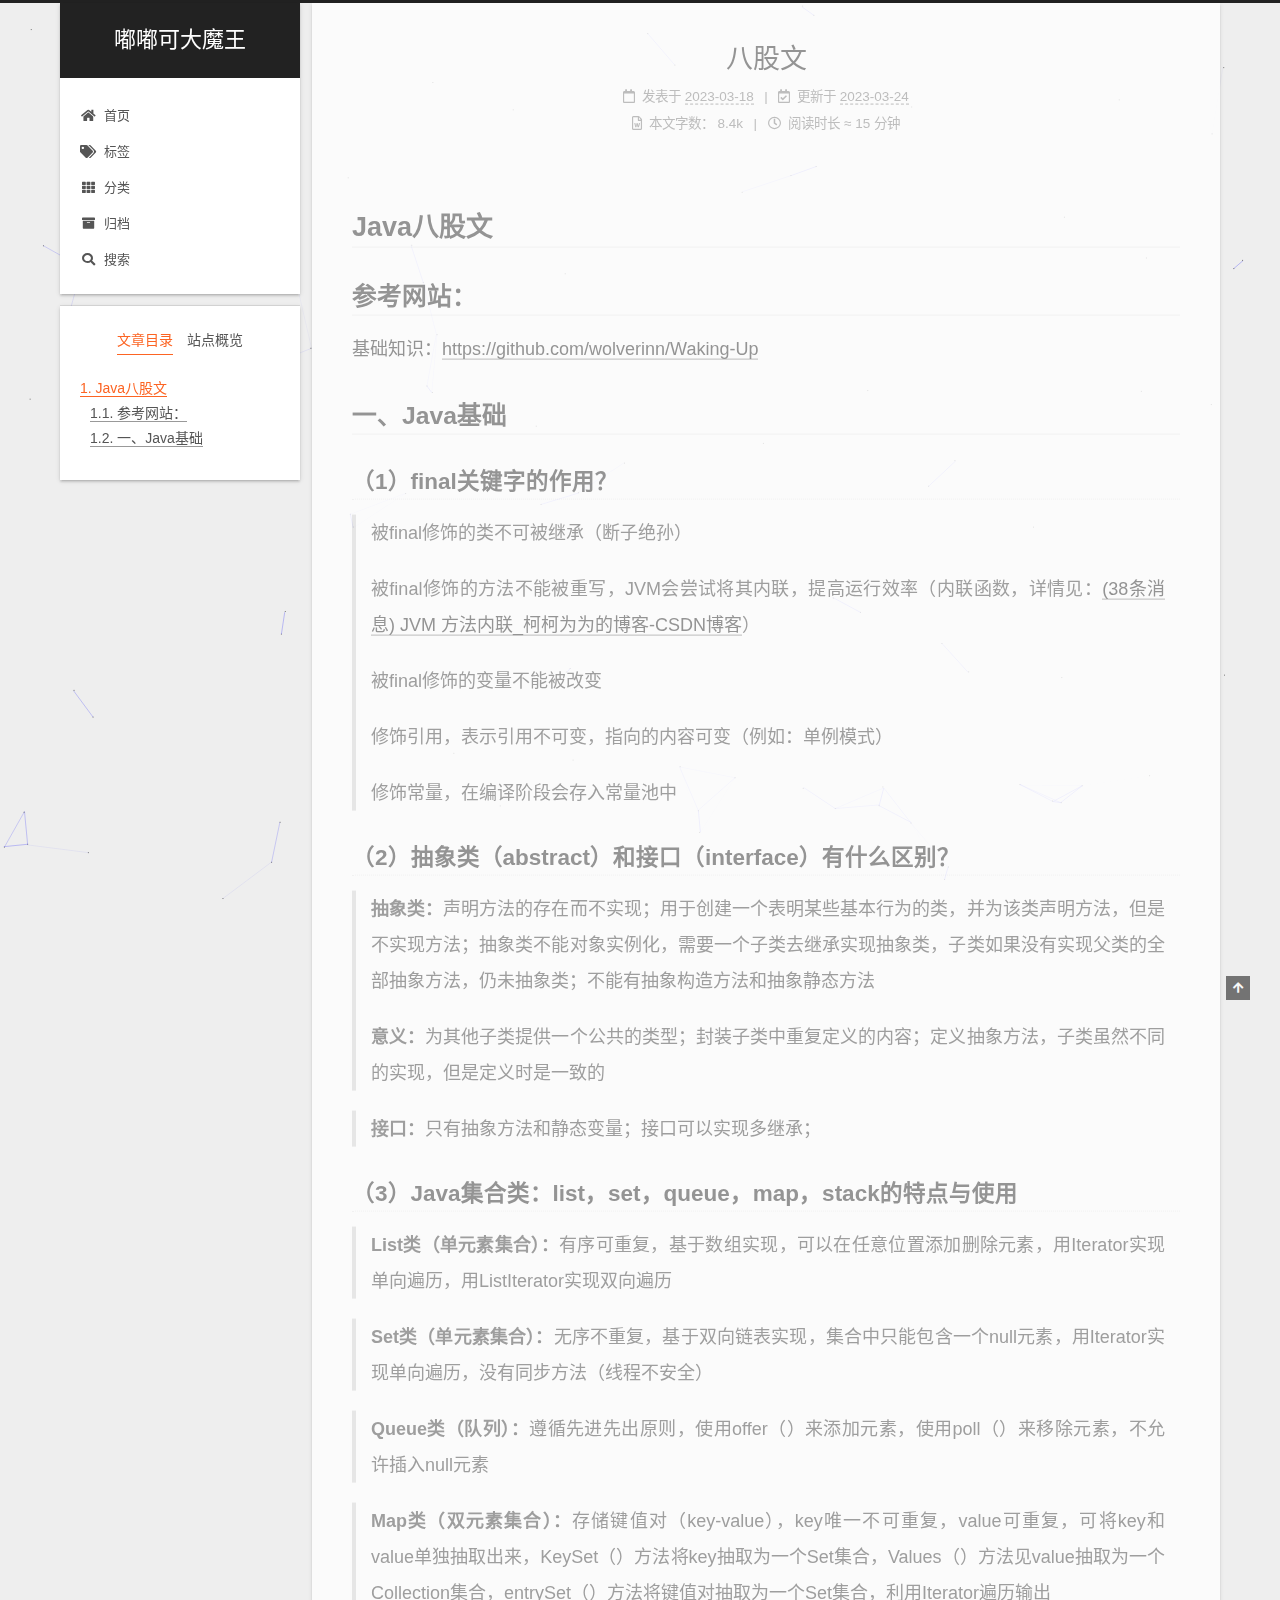
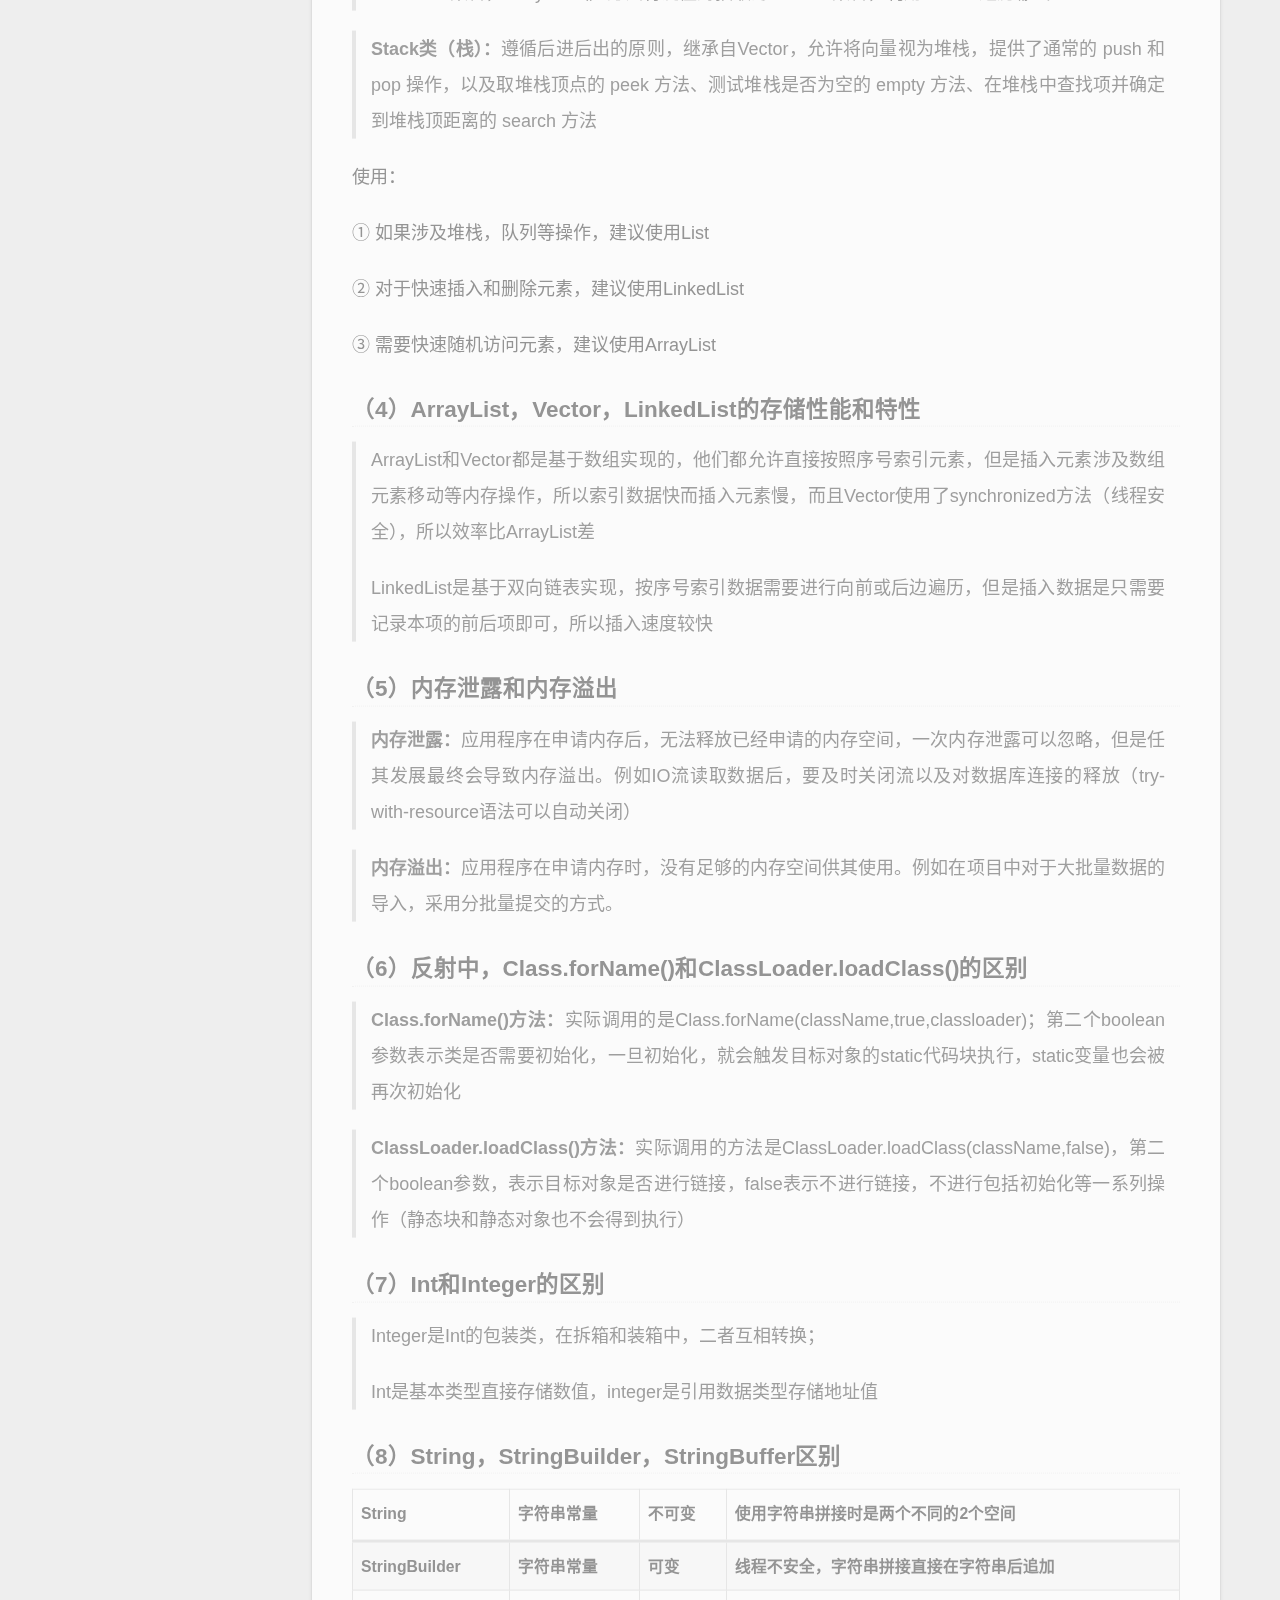
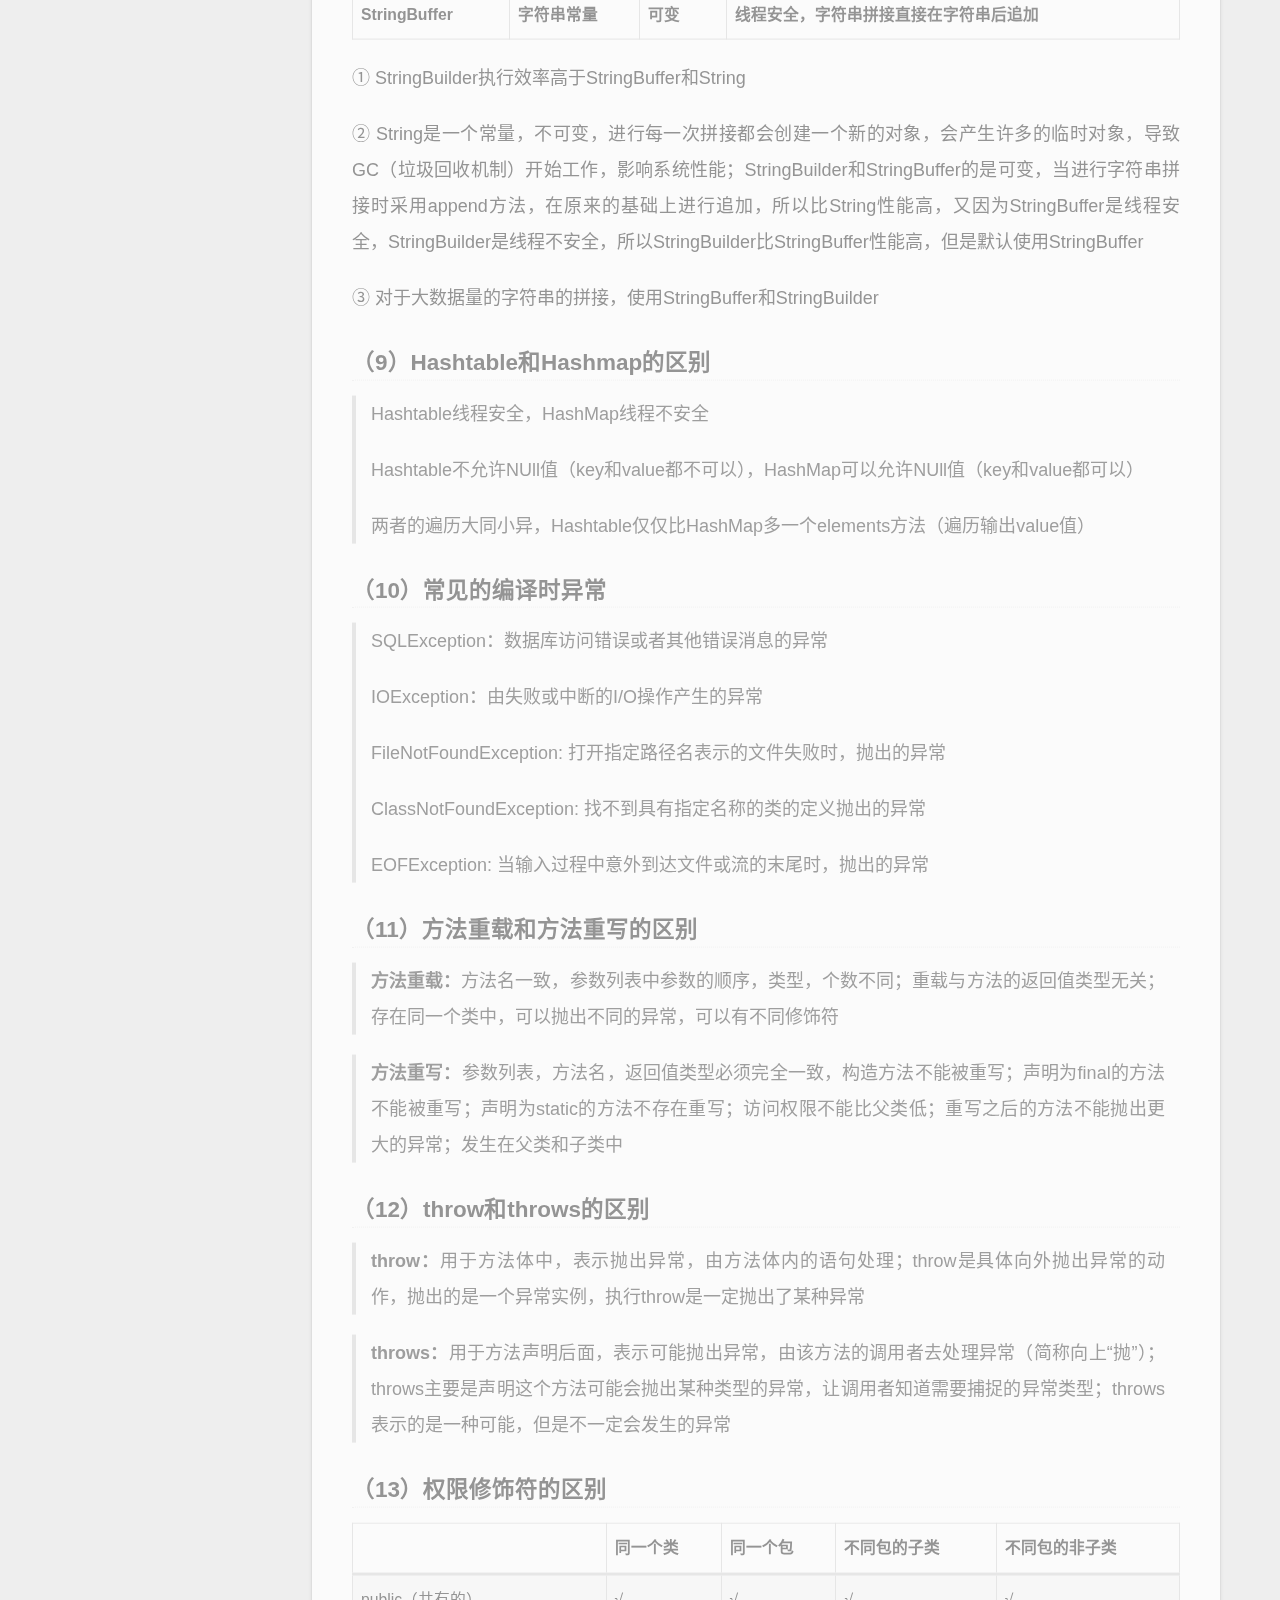
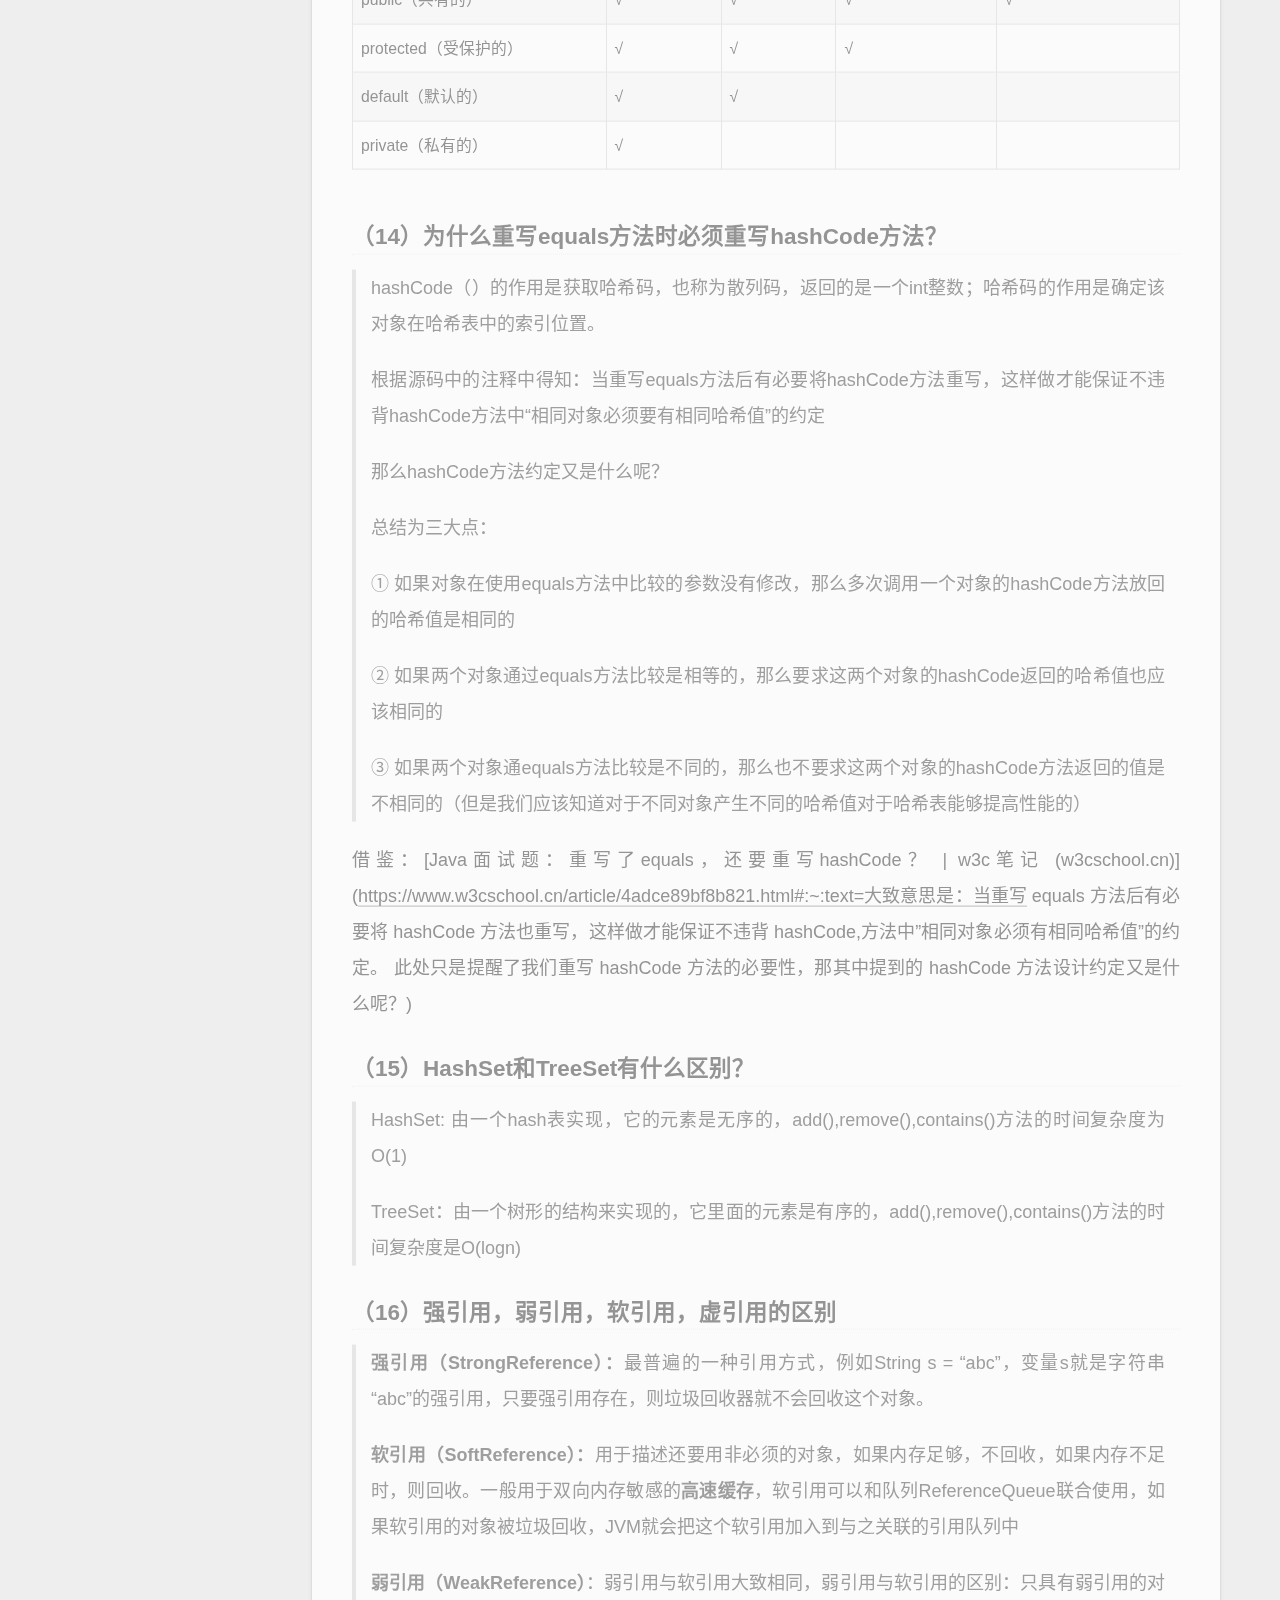
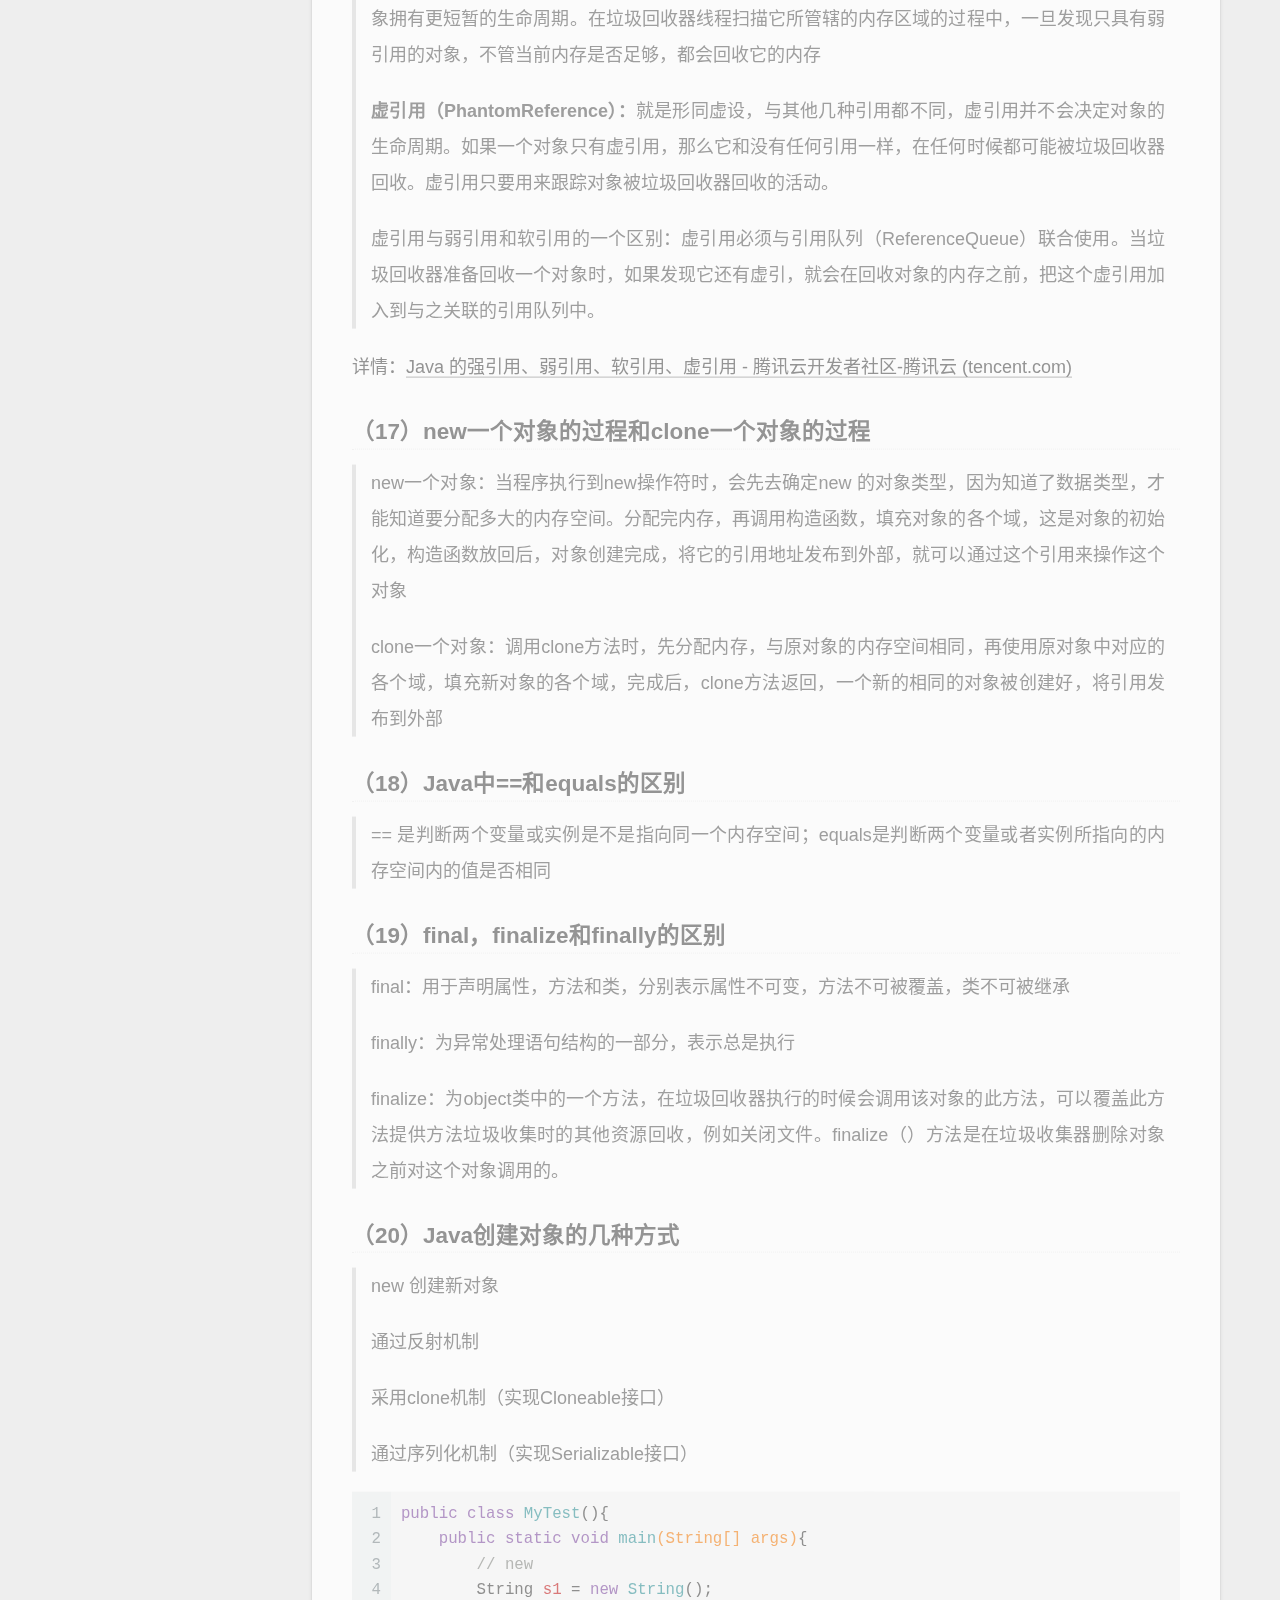
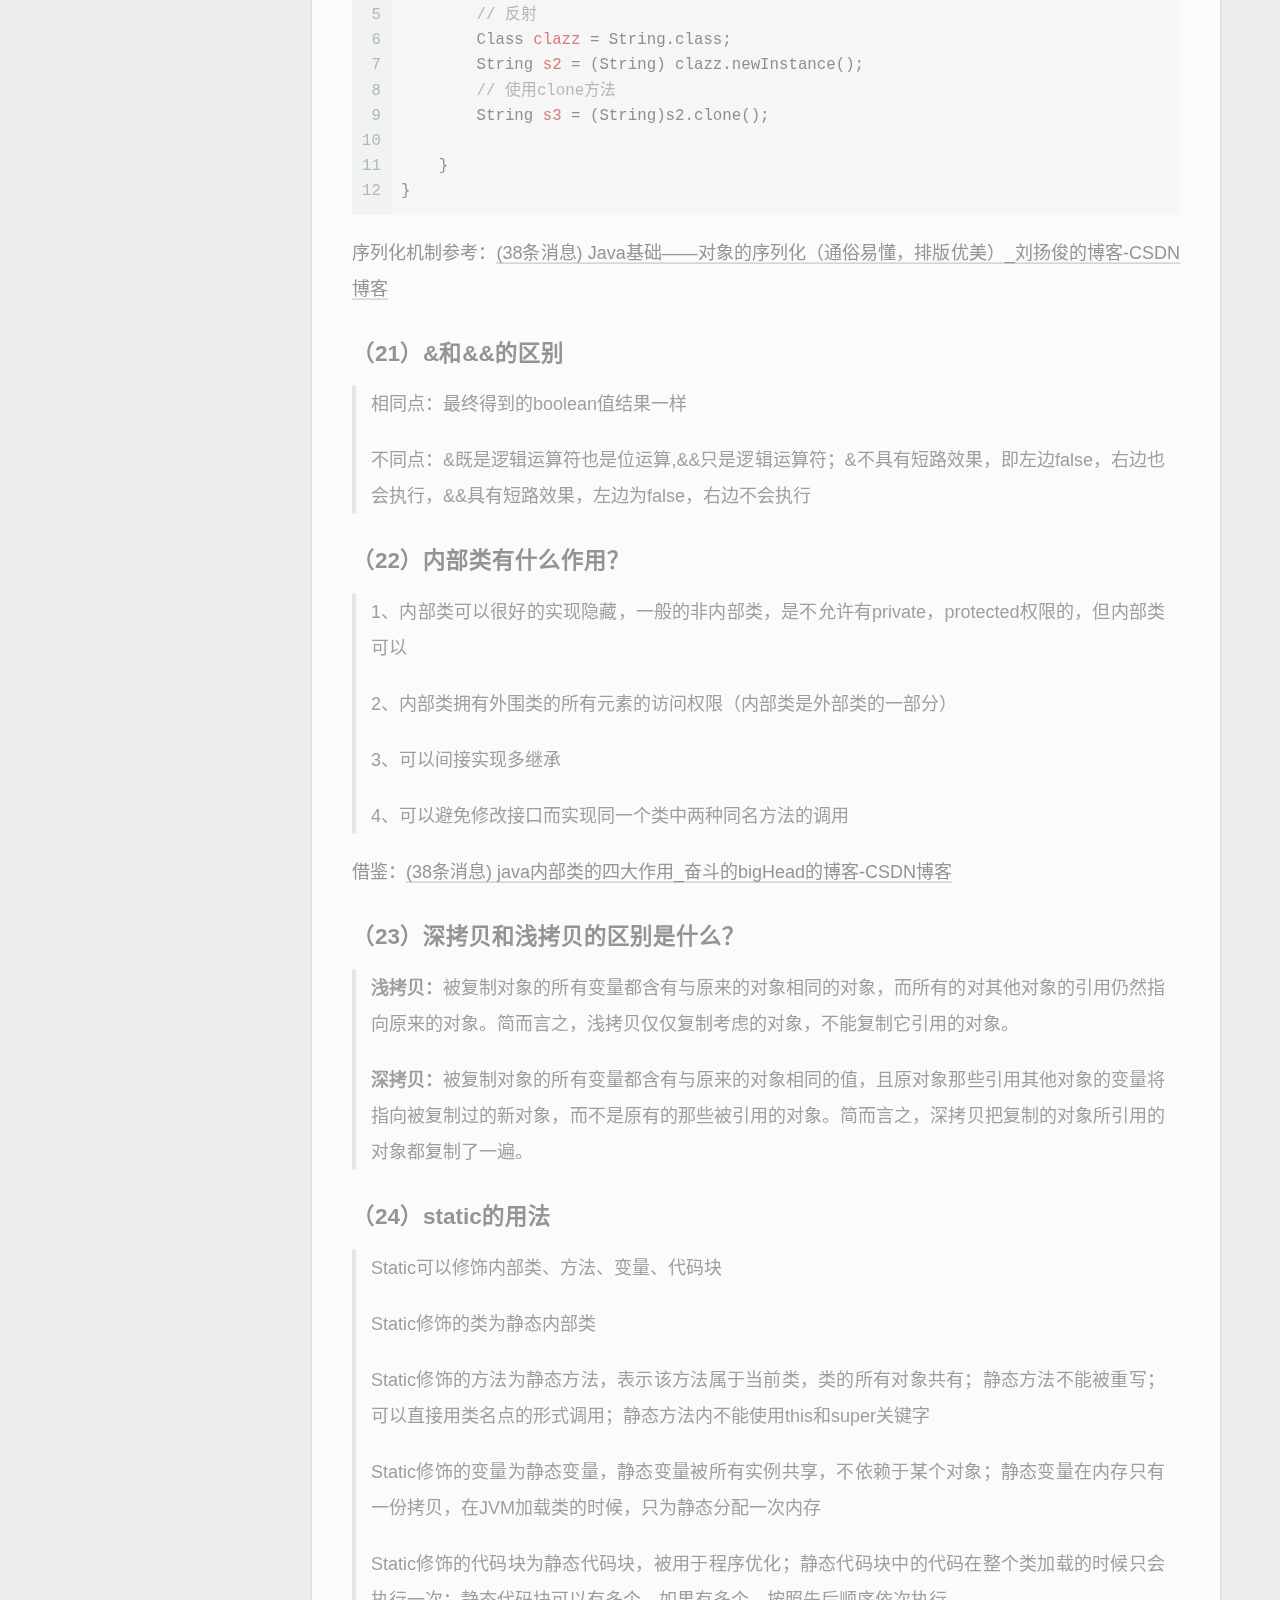
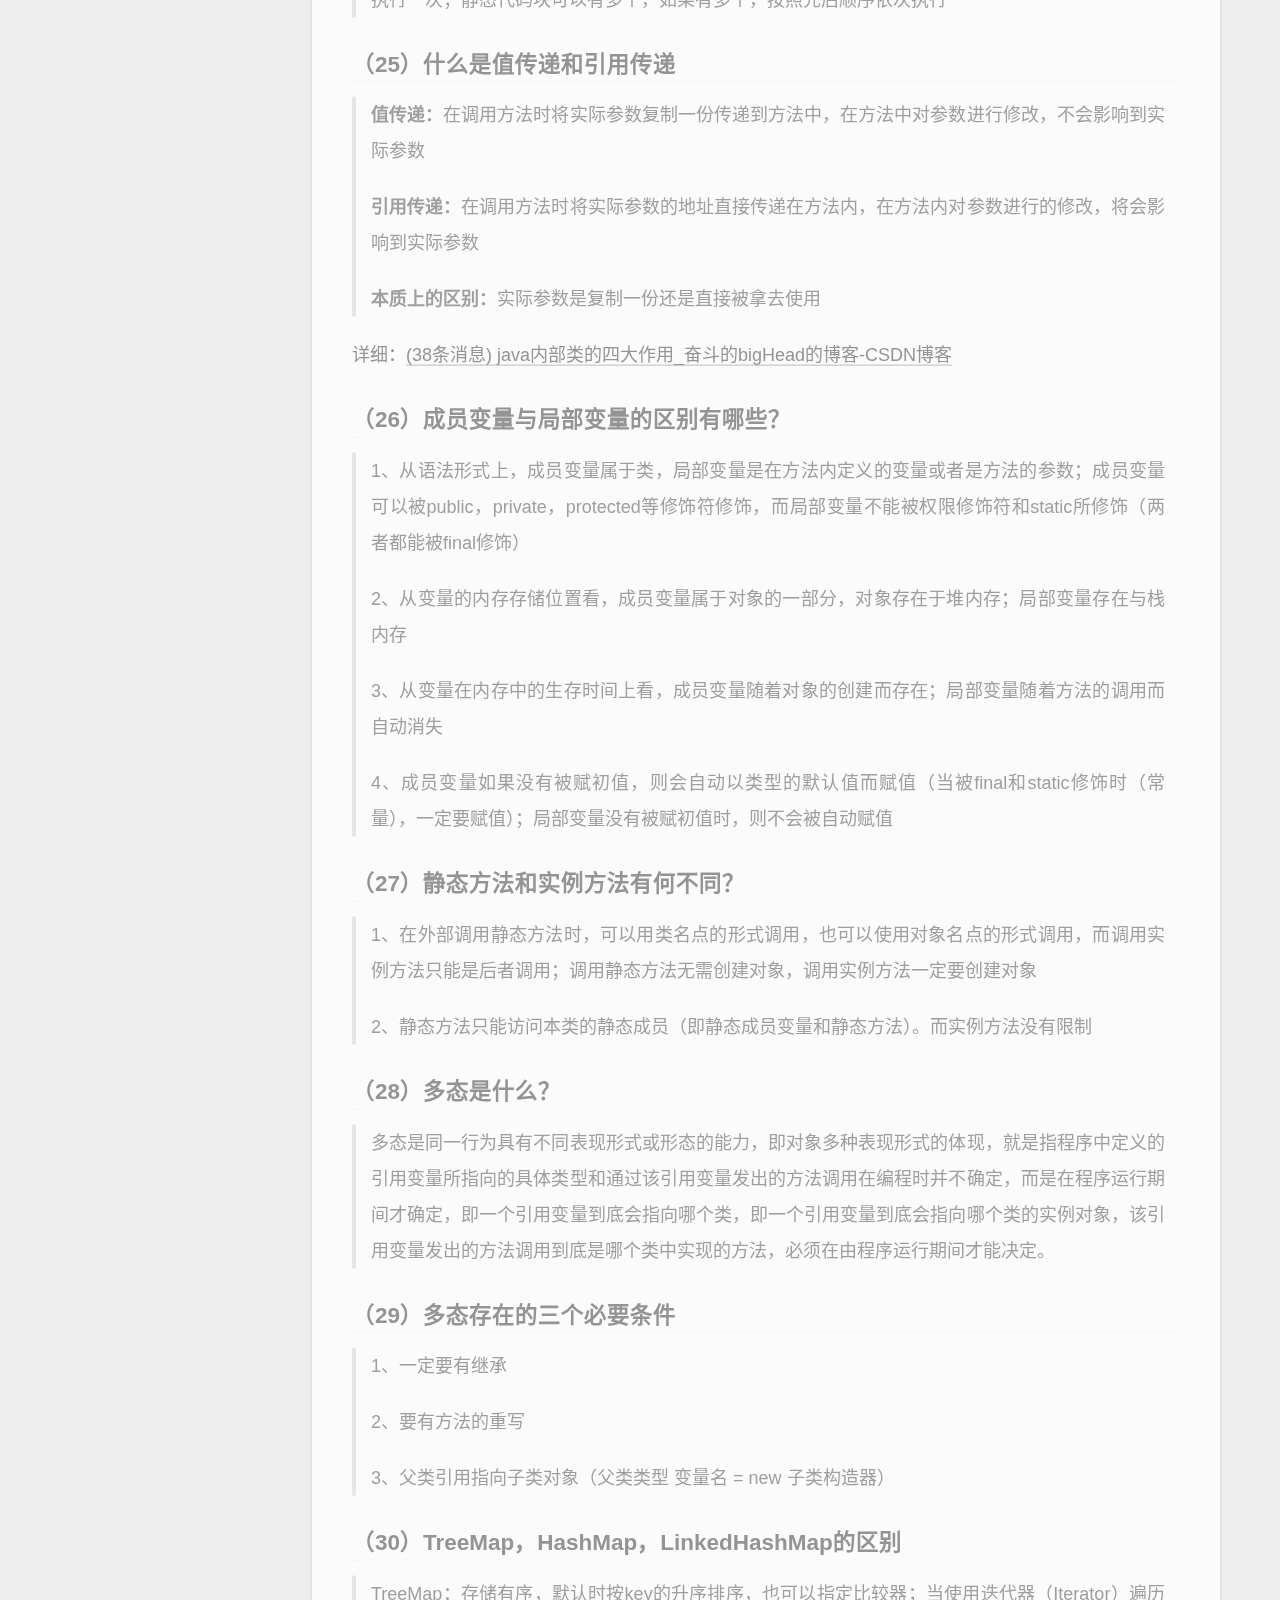
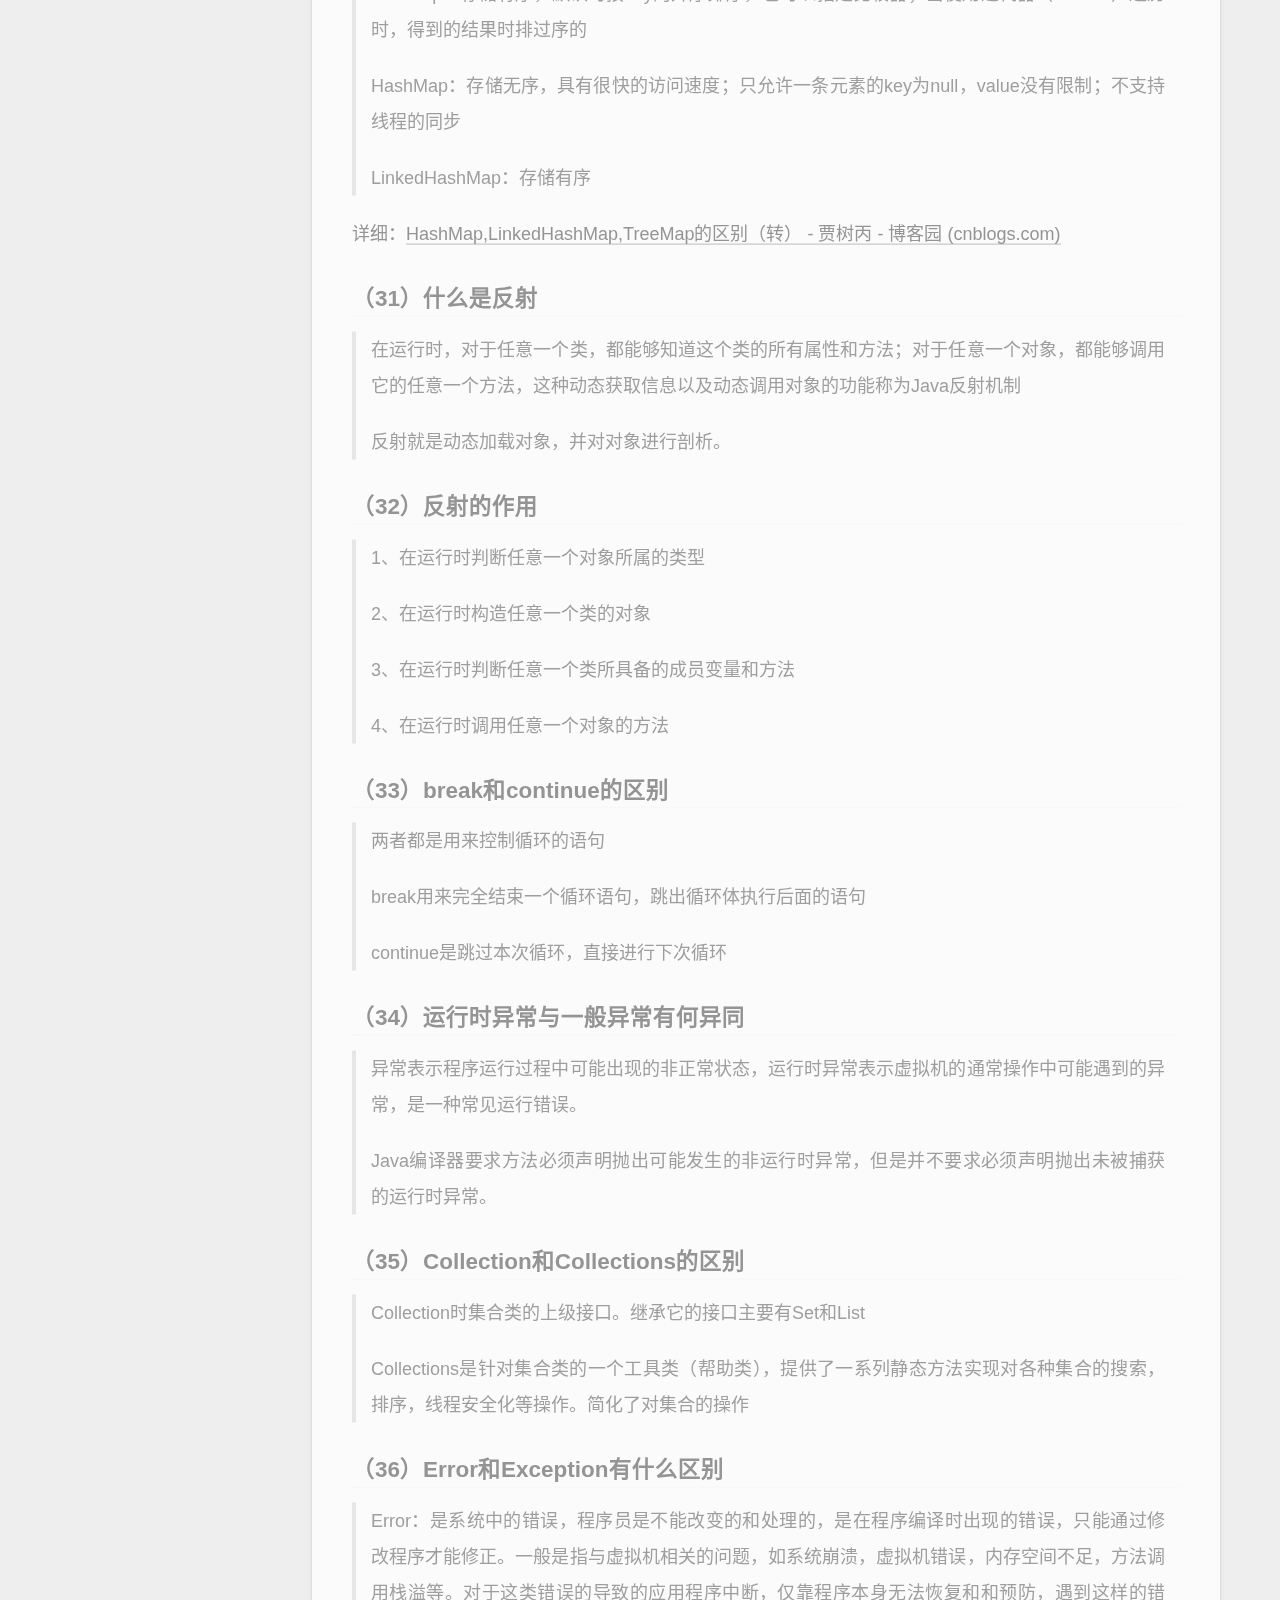
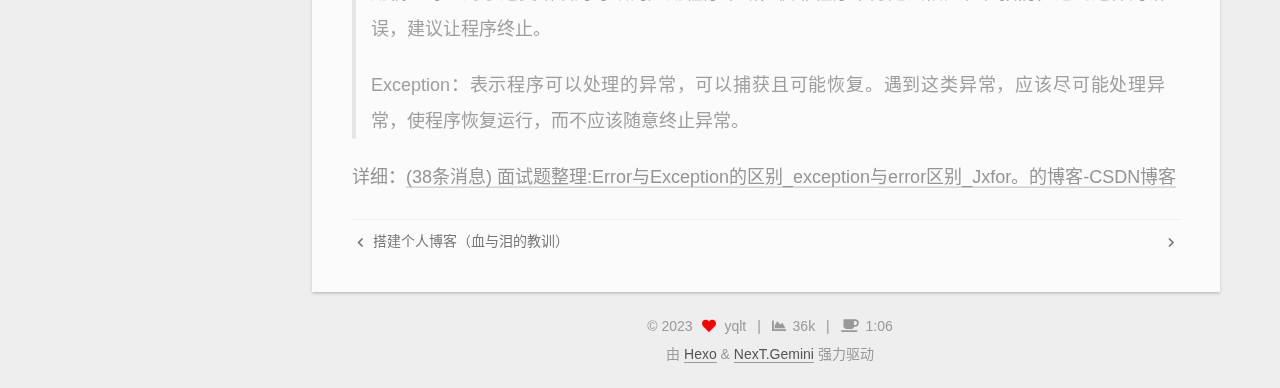
<file: 2023/03/18/Java八股文/index.html>
<!DOCTYPE html>
<html lang="zh-CN">
<head>
  <meta charset="UTF-8">
<meta name="viewport" content="width=device-width, initial-scale=1, maximum-scale=2">
<meta name="theme-color" content="#222">
<meta name="generator" content="Hexo 6.3.0">
  <link rel="apple-touch-icon" sizes="180x180" href="/images/apple-touch-icon-next.png">
  <link rel="icon" type="image/png" sizes="32x32" href="/images/favicon-32x32-next.png">
  <link rel="icon" type="image/png" sizes="16x16" href="/images/favicon-16x16-next.png">
  <link rel="mask-icon" href="/images/logo.svg" color="#222">

<link rel="stylesheet" href="/css/main.css">


<link rel="stylesheet" href="/lib/font-awesome/css/all.min.css">

<script id="hexo-configurations">
    var NexT = window.NexT || {};
    var CONFIG = {"hostname":"example.com","root":"/","scheme":"Gemini","version":"7.8.0","exturl":false,"sidebar":{"position":"left","display":"post","padding":18,"offset":12,"onmobile":false},"copycode":{"enable":false,"show_result":false,"style":null},"back2top":{"enable":true,"sidebar":false,"scrollpercent":false},"bookmark":{"enable":false,"color":"#222","save":"auto"},"fancybox":false,"mediumzoom":false,"lazyload":false,"pangu":false,"comments":{"style":"tabs","active":null,"storage":true,"lazyload":false,"nav":null},"algolia":{"hits":{"per_page":10},"labels":{"input_placeholder":"Search for Posts","hits_empty":"We didn't find any results for the search: ${query}","hits_stats":"${hits} results found in ${time} ms"}},"localsearch":{"enable":true,"trigger":"auto","top_n_per_article":1,"unescape":false,"preload":false},"motion":{"enable":true,"async":false,"transition":{"post_block":"fadeIn","post_header":"slideDownIn","post_body":"slideDownIn","coll_header":"slideLeftIn","sidebar":"slideUpIn"}},"path":"search.xml"};
  </script>

  <meta name="description" content="Java八股文参考网站：基础知识：https:&#x2F;&#x2F;github.com&#x2F;wolverinn&#x2F;Waking-Up 一、Java基础（1）final关键字的作用？ 被final修饰的类不可被继承（断子绝孙） 被final修饰的方法不能被重写，JVM会尝试将其内联，提高运行效率（内联函数，详情见：(38条消息) JVM 方法内联_柯柯为为的博客-CSDN博客） 被final修饰的变量不能被改变 修饰引用">
<meta property="og:type" content="article">
<meta property="og:title" content="八股文">
<meta property="og:url" content="http://example.com/2023/03/18/Java%E5%85%AB%E8%82%A1%E6%96%87/index.html">
<meta property="og:site_name" content="嘟嘟可大魔王">
<meta property="og:description" content="Java八股文参考网站：基础知识：https:&#x2F;&#x2F;github.com&#x2F;wolverinn&#x2F;Waking-Up 一、Java基础（1）final关键字的作用？ 被final修饰的类不可被继承（断子绝孙） 被final修饰的方法不能被重写，JVM会尝试将其内联，提高运行效率（内联函数，详情见：(38条消息) JVM 方法内联_柯柯为为的博客-CSDN博客） 被final修饰的变量不能被改变 修饰引用">
<meta property="og:locale" content="zh_CN">
<meta property="article:published_time" content="2023-03-18T11:53:09.295Z">
<meta property="article:modified_time" content="2023-03-24T00:56:56.526Z">
<meta property="article:author" content="yqlt">
<meta name="twitter:card" content="summary">

<link rel="canonical" href="http://example.com/2023/03/18/Java%E5%85%AB%E8%82%A1%E6%96%87/">


<script id="page-configurations">
  // https://hexo.io/docs/variables.html
  CONFIG.page = {
    sidebar: "",
    isHome : false,
    isPost : true,
    lang   : 'zh-CN'
  };
</script>

  <title>八股文 | 嘟嘟可大魔王</title>
  






  <noscript>
  <style>
  .use-motion .brand,
  .use-motion .menu-item,
  .sidebar-inner,
  .use-motion .post-block,
  .use-motion .pagination,
  .use-motion .comments,
  .use-motion .post-header,
  .use-motion .post-body,
  .use-motion .collection-header { opacity: initial; }

  .use-motion .site-title,
  .use-motion .site-subtitle {
    opacity: initial;
    top: initial;
  }

  .use-motion .logo-line-before i { left: initial; }
  .use-motion .logo-line-after i { right: initial; }
  </style>
</noscript>

  
  
</head>

<body itemscope itemtype="http://schema.org/WebPage">
  <div class="container use-motion">
    <div class="headband"></div>

    <header class="header" itemscope itemtype="http://schema.org/WPHeader">
      <div class="header-inner"><div class="site-brand-container">
  <div class="site-nav-toggle">
    <div class="toggle" aria-label="切换导航栏">
      <span class="toggle-line toggle-line-first"></span>
      <span class="toggle-line toggle-line-middle"></span>
      <span class="toggle-line toggle-line-last"></span>
    </div>
  </div>

  <div class="site-meta">

    <a href="/" class="brand" rel="start">
      <span class="logo-line-before"><i></i></span>
      <h1 class="site-title">嘟嘟可大魔王</h1>
      <span class="logo-line-after"><i></i></span>
    </a>
  </div>

  <div class="site-nav-right">
    <div class="toggle popup-trigger">
        <i class="fa fa-search fa-fw fa-lg"></i>
    </div>
  </div>
</div>




<nav class="site-nav">
  <ul id="menu" class="main-menu menu">
        <li class="menu-item menu-item-home">

    <a href="/" rel="section"><i class="fa fa-home fa-fw"></i>首页</a>

  </li>
        <li class="menu-item menu-item-tags">

    <a href="/tags/" rel="section"><i class="fa fa-tags fa-fw"></i>标签</a>

  </li>
        <li class="menu-item menu-item-categories">

    <a href="/categories/" rel="section"><i class="fa fa-th fa-fw"></i>分类</a>

  </li>
        <li class="menu-item menu-item-archives">

    <a href="/archives/" rel="section"><i class="fa fa-archive fa-fw"></i>归档</a>

  </li>
      <li class="menu-item menu-item-search">
        <a role="button" class="popup-trigger"><i class="fa fa-search fa-fw"></i>搜索
        </a>
      </li>
  </ul>
</nav>



  <div class="search-pop-overlay">
    <div class="popup search-popup">
        <div class="search-header">
  <span class="search-icon">
    <i class="fa fa-search"></i>
  </span>
  <div class="search-input-container">
    <input autocomplete="off" autocapitalize="off"
           placeholder="搜索..." spellcheck="false"
           type="search" class="search-input">
  </div>
  <span class="popup-btn-close">
    <i class="fa fa-times-circle"></i>
  </span>
</div>
<div id="search-result">
  <div id="no-result">
    <i class="fa fa-spinner fa-pulse fa-5x fa-fw"></i>
  </div>
</div>

    </div>
  </div>

</div>
    </header>

    
  <div class="back-to-top">
    <i class="fa fa-arrow-up"></i>
    <span>0%</span>
  </div>


    <main class="main">
      <div class="main-inner">
        <div class="content-wrap">
          

          <div class="content post posts-expand">
            

    
  
  
  <article itemscope itemtype="http://schema.org/Article" class="post-block" lang="zh-CN">
    <link itemprop="mainEntityOfPage" href="http://example.com/2023/03/18/Java%E5%85%AB%E8%82%A1%E6%96%87/">

    <span hidden itemprop="author" itemscope itemtype="http://schema.org/Person">
      <meta itemprop="image" content="/images/avatar.png">
      <meta itemprop="name" content="yqlt">
      <meta itemprop="description" content="言念君子，温其如玉">
    </span>

    <span hidden itemprop="publisher" itemscope itemtype="http://schema.org/Organization">
      <meta itemprop="name" content="嘟嘟可大魔王">
    </span>
      <header class="post-header">
        <h1 class="post-title" itemprop="name headline">
          八股文
        </h1>

        <div class="post-meta">
            <span class="post-meta-item">
              <span class="post-meta-item-icon">
                <i class="far fa-calendar"></i>
              </span>
              <span class="post-meta-item-text">发表于</span>

              <time title="创建时间：2023-03-18 19:53:09" itemprop="dateCreated datePublished" datetime="2023-03-18T19:53:09+08:00">2023-03-18</time>
            </span>
              <span class="post-meta-item">
                <span class="post-meta-item-icon">
                  <i class="far fa-calendar-check"></i>
                </span>
                <span class="post-meta-item-text">更新于</span>
                <time title="修改时间：2023-03-24 08:56:56" itemprop="dateModified" datetime="2023-03-24T08:56:56+08:00">2023-03-24</time>
              </span>

          <br>
            <span class="post-meta-item" title="本文字数">
              <span class="post-meta-item-icon">
                <i class="far fa-file-word"></i>
              </span>
                <span class="post-meta-item-text">本文字数：</span>
              <span>8.4k</span>
            </span>
            <span class="post-meta-item" title="阅读时长">
              <span class="post-meta-item-icon">
                <i class="far fa-clock"></i>
              </span>
                <span class="post-meta-item-text">阅读时长 &asymp;</span>
              <span>15 分钟</span>
            </span>

        </div>
      </header>

    
    
    
    <div class="post-body" itemprop="articleBody">

      
        <h1 id="Java八股文"><a href="#Java八股文" class="headerlink" title="Java八股文"></a>Java八股文</h1><h2 id="参考网站："><a href="#参考网站：" class="headerlink" title="参考网站："></a>参考网站：</h2><p>基础知识：<a target="_blank" rel="noopener" href="https://github.com/wolverinn/Waking-Up">https://github.com/wolverinn/Waking-Up</a></p>
<h2 id="一、Java基础"><a href="#一、Java基础" class="headerlink" title="一、Java基础"></a>一、Java基础</h2><h3 id="（1）final关键字的作用？"><a href="#（1）final关键字的作用？" class="headerlink" title="（1）final关键字的作用？"></a>（1）final关键字的作用？</h3><blockquote>
<p>被final修饰的类不可被继承（断子绝孙）</p>
<p>被final修饰的方法不能被重写，JVM会尝试将其内联，提高运行效率（内联函数，详情见：<a target="_blank" rel="noopener" href="https://blog.csdn.net/ke_weiquan/article/details/51946174">(38条消息) JVM 方法内联_柯柯为为的博客-CSDN博客</a>）</p>
<p>被final修饰的变量不能被改变</p>
<p>修饰引用，表示引用不可变，指向的内容可变（例如：单例模式）</p>
<p>修饰常量，在编译阶段会存入常量池中</p>
</blockquote>
<h3 id="（2）抽象类（abstract）和接口（interface）有什么区别？"><a href="#（2）抽象类（abstract）和接口（interface）有什么区别？" class="headerlink" title="（2）抽象类（abstract）和接口（interface）有什么区别？"></a>（2）抽象类（abstract）和接口（interface）有什么区别？</h3><blockquote>
<p><strong>抽象类：</strong>声明方法的存在而不实现；用于创建一个表明某些基本行为的类，并为该类声明方法，但是不实现方法；抽象类不能对象实例化，需要一个子类去继承实现抽象类，子类如果没有实现父类的全部抽象方法，仍未抽象类；不能有抽象构造方法和抽象静态方法</p>
<p><strong>意义：</strong>为其他子类提供一个公共的类型；封装子类中重复定义的内容；定义抽象方法，子类虽然不同的实现，但是定义时是一致的</p>
</blockquote>
<blockquote>
<p><strong>接口：</strong>只有抽象方法和静态变量；接口可以实现多继承；</p>
</blockquote>
<h3 id="（3）Java集合类：list，set，queue，map，stack的特点与使用"><a href="#（3）Java集合类：list，set，queue，map，stack的特点与使用" class="headerlink" title="（3）Java集合类：list，set，queue，map，stack的特点与使用"></a>（3）Java集合类：list，set，queue，map，stack的特点与使用</h3><blockquote>
<p><strong>List类（单元素集合）：</strong>有序可重复，基于数组实现，可以在任意位置添加删除元素，用Iterator实现单向遍历，用ListIterator实现双向遍历</p>
</blockquote>
<blockquote>
<p><strong>Set类（单元素集合）：</strong>无序不重复，基于双向链表实现，集合中只能包含一个null元素，用Iterator实现单向遍历，没有同步方法（线程不安全）</p>
</blockquote>
<blockquote>
<p><strong>Queue类（队列）：</strong>遵循先进先出原则，使用offer（）来添加元素，使用poll（）来移除元素，不允许插入null元素</p>
</blockquote>
<blockquote>
<p><strong>Map类（双元素集合）：</strong>存储键值对（key-value），key唯一不可重复，value可重复，可将key和value单独抽取出来，KeySet（）方法将key抽取为一个Set集合，Values（）方法见value抽取为一个Collection集合，entrySet（）方法将键值对抽取为一个Set集合，利用Iterator遍历输出</p>
</blockquote>
<blockquote>
<p><strong>Stack类（栈）：</strong>遵循后进后出的原则，继承自Vector，允许将向量视为堆栈，提供了通常的 push 和 pop 操作，以及取堆栈顶点的 peek 方法、测试堆栈是否为空的 empty 方法、在堆栈中查找项并确定到堆栈顶距离的 search 方法</p>
</blockquote>
<p>使用：</p>
<p>① 如果涉及堆栈，队列等操作，建议使用List</p>
<p>② 对于快速插入和删除元素，建议使用LinkedList</p>
<p>③ 需要快速随机访问元素，建议使用ArrayList</p>
<h3 id="（4）ArrayList，Vector，LinkedList的存储性能和特性"><a href="#（4）ArrayList，Vector，LinkedList的存储性能和特性" class="headerlink" title="（4）ArrayList，Vector，LinkedList的存储性能和特性"></a>（4）ArrayList，Vector，LinkedList的存储性能和特性</h3><blockquote>
<p>ArrayList和Vector都是基于数组实现的，他们都允许直接按照序号索引元素，但是插入元素涉及数组元素移动等内存操作，所以索引数据快而插入元素慢，而且Vector使用了synchronized方法（线程安全），所以效率比ArrayList差</p>
<p>LinkedList是基于双向链表实现，按序号索引数据需要进行向前或后边遍历，但是插入数据是只需要记录本项的前后项即可，所以插入速度较快</p>
</blockquote>
<h3 id="（5）内存泄露和内存溢出"><a href="#（5）内存泄露和内存溢出" class="headerlink" title="（5）内存泄露和内存溢出"></a>（5）内存泄露和内存溢出</h3><blockquote>
<p><strong>内存泄露：</strong>应用程序在申请内存后，无法释放已经申请的内存空间，一次内存泄露可以忽略，但是任其发展最终会导致内存溢出。例如IO流读取数据后，要及时关闭流以及对数据库连接的释放（try-with-resource语法可以自动关闭）</p>
</blockquote>
<blockquote>
<p><strong>内存溢出：</strong>应用程序在申请内存时，没有足够的内存空间供其使用。例如在项目中对于大批量数据的导入，采用分批量提交的方式。</p>
</blockquote>
<h3 id="（6）反射中，Class-forName-和ClassLoader-loadClass-的区别"><a href="#（6）反射中，Class-forName-和ClassLoader-loadClass-的区别" class="headerlink" title="（6）反射中，Class.forName()和ClassLoader.loadClass()的区别"></a>（6）反射中，Class.forName()和ClassLoader.loadClass()的区别</h3><blockquote>
<p><strong>Class.forName()方法：</strong>实际调用的是Class.forName(className,true,classloader)；第二个boolean参数表示类是否需要初始化，一旦初始化，就会触发目标对象的static代码块执行，static变量也会被再次初始化</p>
</blockquote>
<blockquote>
<p><strong>ClassLoader.loadClass()方法：</strong>实际调用的方法是ClassLoader.loadClass(className,false)，第二个boolean参数，表示目标对象是否进行链接，false表示不进行链接，不进行包括初始化等一系列操作（静态块和静态对象也不会得到执行）</p>
</blockquote>
<h3 id="（7）Int和Integer的区别"><a href="#（7）Int和Integer的区别" class="headerlink" title="（7）Int和Integer的区别"></a>（7）Int和Integer的区别</h3><blockquote>
<p>Integer是Int的包装类，在拆箱和装箱中，二者互相转换；</p>
<p>Int是基本类型直接存储数值，integer是引用数据类型存储地址值</p>
</blockquote>
<h3 id="（8）String，StringBuilder，StringBuffer区别"><a href="#（8）String，StringBuilder，StringBuffer区别" class="headerlink" title="（8）String，StringBuilder，StringBuffer区别"></a>（8）String，StringBuilder，StringBuffer区别</h3><table>
<thead>
<tr>
<th><strong>String</strong></th>
<th><strong>字符串常量</strong></th>
<th><strong>不可变</strong></th>
<th><strong>使用字符串拼接时是两个不同的2个空间</strong></th>
</tr>
</thead>
<tbody><tr>
<td><strong>StringBuilder</strong></td>
<td><strong>字符串常量</strong></td>
<td><strong>可变</strong></td>
<td><strong>线程不安全，字符串拼接直接在字符串后追加</strong></td>
</tr>
<tr>
<td><strong>StringBuffer</strong></td>
<td><strong>字符串常量</strong></td>
<td><strong>可变</strong></td>
<td><strong>线程安全，字符串拼接直接在字符串后追加</strong></td>
</tr>
</tbody></table>
<p>① StringBuilder执行效率高于StringBuffer和String</p>
<p>② String是一个常量，不可变，进行每一次拼接都会创建一个新的对象，会产生许多的临时对象，导致GC（垃圾回收机制）开始工作，影响系统性能；StringBuilder和StringBuffer的是可变，当进行字符串拼接时采用append方法，在原来的基础上进行追加，所以比String性能高，又因为StringBuffer是线程安全，StringBuilder是线程不安全，所以StringBuilder比StringBuffer性能高，但是默认使用StringBuffer</p>
<p>③ 对于大数据量的字符串的拼接，使用StringBuffer和StringBuilder</p>
<h3 id="（9）Hashtable和Hashmap的区别"><a href="#（9）Hashtable和Hashmap的区别" class="headerlink" title="（9）Hashtable和Hashmap的区别"></a>（9）Hashtable和Hashmap的区别</h3><blockquote>
<p>Hashtable线程安全，HashMap线程不安全</p>
<p>Hashtable不允许NUll值（key和value都不可以），HashMap可以允许NUll值（key和value都可以）</p>
<p>两者的遍历大同小异，Hashtable仅仅比HashMap多一个elements方法（遍历输出value值）</p>
</blockquote>
<h3 id="（10）常见的编译时异常"><a href="#（10）常见的编译时异常" class="headerlink" title="（10）常见的编译时异常"></a>（10）常见的编译时异常</h3><blockquote>
<p>SQLException：数据库访问错误或者其他错误消息的异常</p>
<p>IOException：由失败或中断的I&#x2F;O操作产生的异常</p>
<p>FileNotFoundException:  打开指定路径名表示的文件失败时，抛出的异常</p>
<p>ClassNotFoundException:  找不到具有指定名称的类的定义抛出的异常</p>
<p>EOFException:  当输入过程中意外到达文件或流的末尾时，抛出的异常</p>
</blockquote>
<h3 id="（11）方法重载和方法重写的区别"><a href="#（11）方法重载和方法重写的区别" class="headerlink" title="（11）方法重载和方法重写的区别"></a>（11）方法重载和方法重写的区别</h3><blockquote>
<p><strong>方法重载：</strong>方法名一致，参数列表中参数的顺序，类型，个数不同；重载与方法的返回值类型无关；存在同一个类中，可以抛出不同的异常，可以有不同修饰符</p>
</blockquote>
<blockquote>
<p><strong>方法重写：</strong>参数列表，方法名，返回值类型必须完全一致，构造方法不能被重写；声明为final的方法不能被重写；声明为static的方法不存在重写；访问权限不能比父类低；重写之后的方法不能抛出更大的异常；发生在父类和子类中</p>
</blockquote>
<h3 id="（12）throw和throws的区别"><a href="#（12）throw和throws的区别" class="headerlink" title="（12）throw和throws的区别"></a>（12）throw和throws的区别</h3><blockquote>
<p><strong>throw：</strong>用于方法体中，表示抛出异常，由方法体内的语句处理；throw是具体向外抛出异常的动作，抛出的是一个异常实例，执行throw是一定抛出了某种异常</p>
</blockquote>
<blockquote>
<p><strong>throws：</strong>用于方法声明后面，表示可能抛出异常，由该方法的调用者去处理异常（简称向上“抛”）；throws主要是声明这个方法可能会抛出某种类型的异常，让调用者知道需要捕捉的异常类型；throws表示的是一种可能，但是不一定会发生的异常</p>
</blockquote>
<h3 id="（13）权限修饰符的区别"><a href="#（13）权限修饰符的区别" class="headerlink" title="（13）权限修饰符的区别"></a>（13）权限修饰符的区别</h3><table>
<thead>
<tr>
<th></th>
<th>同一个类</th>
<th>同一个包</th>
<th>不同包的子类</th>
<th>不同包的非子类</th>
</tr>
</thead>
<tbody><tr>
<td>public（共有的）</td>
<td>√</td>
<td>√</td>
<td>√</td>
<td>√</td>
</tr>
<tr>
<td>protected（受保护的）</td>
<td>√</td>
<td>√</td>
<td>√</td>
<td></td>
</tr>
<tr>
<td>default（默认的）</td>
<td>√</td>
<td>√</td>
<td></td>
<td></td>
</tr>
<tr>
<td>private（私有的）</td>
<td>√</td>
<td></td>
<td></td>
<td></td>
</tr>
</tbody></table>
<h3 id="（14）为什么重写equals方法时必须重写hashCode方法？"><a href="#（14）为什么重写equals方法时必须重写hashCode方法？" class="headerlink" title="（14）为什么重写equals方法时必须重写hashCode方法？"></a>（14）为什么重写equals方法时必须重写hashCode方法？</h3><blockquote>
<p>hashCode（）的作用是获取哈希码，也称为散列码，返回的是一个int整数；哈希码的作用是确定该对象在哈希表中的索引位置。</p>
<p>根据源码中的注释中得知：当重写equals方法后有必要将hashCode方法重写，这样做才能保证不违背hashCode方法中“相同对象必须要有相同哈希值”的约定</p>
<p>那么hashCode方法约定又是什么呢？</p>
<p>总结为三大点：</p>
<p>① 如果对象在使用equals方法中比较的参数没有修改，那么多次调用一个对象的hashCode方法放回的哈希值是相同的</p>
<p>② 如果两个对象通过equals方法比较是相等的，那么要求这两个对象的hashCode返回的哈希值也应该相同的</p>
<p>③ 如果两个对象通equals方法比较是不同的，那么也不要求这两个对象的hashCode方法返回的值是不相同的（但是我们应该知道对于不同对象产生不同的哈希值对于哈希表能够提高性能的）</p>
</blockquote>
<p>借鉴：[Java面试题：重写了equals，还要重写hashCode？ | w3c笔记 (w3cschool.cn)](<a target="_blank" rel="noopener" href="https://www.w3cschool.cn/article/4adce89bf8b821.html#:~:text=%E5%A4%A7%E8%87%B4%E6%84%8F%E6%80%9D%E6%98%AF%EF%BC%9A%E5%BD%93%E9%87%8D%E5%86%99">https://www.w3cschool.cn/article/4adce89bf8b821.html#:~:text=大致意思是：当重写</a> equals 方法后有必要将 hashCode 方法也重写，这样做才能保证不违背 hashCode,方法中”相同对象必须有相同哈希值”的约定。 此处只是提醒了我们重写 hashCode 方法的必要性，那其中提到的 hashCode 方法设计约定又是什么呢？)</p>
<h3 id="（15）HashSet和TreeSet有什么区别？"><a href="#（15）HashSet和TreeSet有什么区别？" class="headerlink" title="（15）HashSet和TreeSet有什么区别？"></a>（15）HashSet和TreeSet有什么区别？</h3><blockquote>
<p>HashSet: 由一个hash表实现，它的元素是无序的，add(),remove(),contains()方法的时间复杂度为O(1)</p>
<p>TreeSet：由一个树形的结构来实现的，它里面的元素是有序的，add(),remove(),contains()方法的时间复杂度是O(logn)</p>
</blockquote>
<h3 id="（16）强引用，弱引用，软引用，虚引用的区别"><a href="#（16）强引用，弱引用，软引用，虚引用的区别" class="headerlink" title="（16）强引用，弱引用，软引用，虚引用的区别"></a>（16）强引用，弱引用，软引用，虚引用的区别</h3><blockquote>
<p><strong>强引用（StrongReference）：</strong>最普遍的一种引用方式，例如String s &#x3D; “abc”，变量s就是字符串“abc”的强引用，只要强引用存在，则垃圾回收器就不会回收这个对象。</p>
<p><strong>软引用（SoftReference）：</strong>用于描述还要用非必须的对象，如果内存足够，不回收，如果内存不足时，则回收。一般用于双向内存敏感的<strong>高速缓存</strong>，软引用可以和队列ReferenceQueue联合使用，如果软引用的对象被垃圾回收，JVM就会把这个软引用加入到与之关联的引用队列中</p>
<p><strong>弱引用（WeakReference）</strong>：弱引用与软引用大致相同，弱引用与软引用的区别：只具有弱引用的对象拥有更短暂的生命周期。在垃圾回收器线程扫描它所管辖的内存区域的过程中，一旦发现只具有弱引用的对象，不管当前内存是否足够，都会回收它的内存</p>
<p><strong>虚引用（PhantomReference）：</strong>就是形同虚设，与其他几种引用都不同，虚引用并不会决定对象的生命周期。如果一个对象只有虚引用，那么它和没有任何引用一样，在任何时候都可能被垃圾回收器回收。虚引用只要用来跟踪对象被垃圾回收器回收的活动。</p>
<p>虚引用与弱引用和软引用的一个区别：虚引用必须与引用队列（ReferenceQueue）联合使用。当垃圾回收器准备回收一个对象时，如果发现它还有虚引，就会在回收对象的内存之前，把这个虚引用加入到与之关联的引用队列中。</p>
</blockquote>
<p>详情：<a target="_blank" rel="noopener" href="https://cloud.tencent.com/developer/article/1408097">Java 的强引用、弱引用、软引用、虚引用 - 腾讯云开发者社区-腾讯云 (tencent.com)</a></p>
<h3 id="（17）new一个对象的过程和clone一个对象的过程"><a href="#（17）new一个对象的过程和clone一个对象的过程" class="headerlink" title="（17）new一个对象的过程和clone一个对象的过程"></a>（17）new一个对象的过程和clone一个对象的过程</h3><blockquote>
<p>new一个对象：当程序执行到new操作符时，会先去确定new 的对象类型，因为知道了数据类型，才能知道要分配多大的内存空间。分配完内存，再调用构造函数，填充对象的各个域，这是对象的初始化，构造函数放回后，对象创建完成，将它的引用地址发布到外部，就可以通过这个引用来操作这个对象</p>
<p>clone一个对象：调用clone方法时，先分配内存，与原对象的内存空间相同，再使用原对象中对应的各个域，填充新对象的各个域，完成后，clone方法返回，一个新的相同的对象被创建好，将引用发布到外部 </p>
</blockquote>
<h3 id="（18）Java中-x3D-x3D-和equals的区别"><a href="#（18）Java中-x3D-x3D-和equals的区别" class="headerlink" title="（18）Java中&#x3D;&#x3D;和equals的区别"></a>（18）Java中&#x3D;&#x3D;和equals的区别</h3><blockquote>
<p>&#x3D;&#x3D; 是判断两个变量或实例是不是指向同一个内存空间；equals是判断两个变量或者实例所指向的内存空间内的值是否相同</p>
</blockquote>
<h3 id="（19）final，finalize和finally的区别"><a href="#（19）final，finalize和finally的区别" class="headerlink" title="（19）final，finalize和finally的区别"></a>（19）final，finalize和finally的区别</h3><blockquote>
<p>final：用于声明属性，方法和类，分别表示属性不可变，方法不可被覆盖，类不可被继承</p>
<p>finally：为异常处理语句结构的一部分，表示总是执行</p>
<p>finalize：为object类中的一个方法，在垃圾回收器执行的时候会调用该对象的此方法，可以覆盖此方法提供方法垃圾收集时的其他资源回收，例如关闭文件。finalize（）方法是在垃圾收集器删除对象之前对这个对象调用的。</p>
</blockquote>
<h3 id="（20）Java创建对象的几种方式"><a href="#（20）Java创建对象的几种方式" class="headerlink" title="（20）Java创建对象的几种方式"></a>（20）Java创建对象的几种方式</h3><blockquote>
<p>new 创建新对象</p>
<p>通过反射机制</p>
<p>采用clone机制（实现Cloneable接口）</p>
<p>通过序列化机制（实现Serializable接口）</p>
</blockquote>
<figure class="highlight java"><table><tr><td class="gutter"><pre><span class="line">1</span><br><span class="line">2</span><br><span class="line">3</span><br><span class="line">4</span><br><span class="line">5</span><br><span class="line">6</span><br><span class="line">7</span><br><span class="line">8</span><br><span class="line">9</span><br><span class="line">10</span><br><span class="line">11</span><br><span class="line">12</span><br></pre></td><td class="code"><pre><span class="line"><span class="keyword">public</span> <span class="keyword">class</span> <span class="title class_">MyTest</span>()&#123;</span><br><span class="line">    <span class="keyword">public</span> <span class="keyword">static</span> <span class="keyword">void</span> <span class="title function_">main</span><span class="params">(String[] args)</span>&#123;</span><br><span class="line">        <span class="comment">// new</span></span><br><span class="line">        <span class="type">String</span> <span class="variable">s1</span> <span class="operator">=</span> <span class="keyword">new</span> <span class="title class_">String</span>();</span><br><span class="line">        <span class="comment">// 反射</span></span><br><span class="line">        <span class="type">Class</span> <span class="variable">clazz</span> <span class="operator">=</span> String.class;</span><br><span class="line">        <span class="type">String</span> <span class="variable">s2</span> <span class="operator">=</span> (String) clazz.newInstance();</span><br><span class="line">        <span class="comment">// 使用clone方法</span></span><br><span class="line">        <span class="type">String</span> <span class="variable">s3</span> <span class="operator">=</span> (String)s2.clone();</span><br><span class="line">        </span><br><span class="line">    &#125;</span><br><span class="line">&#125;</span><br></pre></td></tr></table></figure>

<p>序列化机制参考：<a target="_blank" rel="noopener" href="https://blog.csdn.net/qq_19782019/article/details/80422143">(38条消息) Java基础——对象的序列化（通俗易懂，排版优美）_刘扬俊的博客-CSDN博客</a></p>
<h3 id="（21）-amp-和-amp-amp-的区别"><a href="#（21）-amp-和-amp-amp-的区别" class="headerlink" title="（21）&amp;和&amp;&amp;的区别"></a>（21）&amp;和&amp;&amp;的区别</h3><blockquote>
<p>相同点：最终得到的boolean值结果一样</p>
<p>不同点：&amp;既是逻辑运算符也是位运算,&amp;&amp;只是逻辑运算符；&amp;不具有短路效果，即左边false，右边也会执行，&amp;&amp;具有短路效果，左边为false，右边不会执行</p>
</blockquote>
<h3 id="（22）内部类有什么作用？"><a href="#（22）内部类有什么作用？" class="headerlink" title="（22）内部类有什么作用？"></a>（22）内部类有什么作用？</h3><blockquote>
<p>1、内部类可以很好的实现隐藏，一般的非内部类，是不允许有private，protected权限的，但内部类可以</p>
<p>2、内部类拥有外围类的所有元素的访问权限（内部类是外部类的一部分）</p>
<p>3、可以间接实现多继承</p>
<p>4、可以避免修改接口而实现同一个类中两种同名方法的调用</p>
</blockquote>
<p>借鉴：<a target="_blank" rel="noopener" href="https://blog.csdn.net/u013728021/article/details/87358517">(38条消息) java内部类的四大作用_奋斗的bigHead的博客-CSDN博客</a></p>
<h3 id="（23）深拷贝和浅拷贝的区别是什么？"><a href="#（23）深拷贝和浅拷贝的区别是什么？" class="headerlink" title="（23）深拷贝和浅拷贝的区别是什么？"></a>（23）深拷贝和浅拷贝的区别是什么？</h3><blockquote>
<p><strong>浅拷贝：</strong>被复制对象的所有变量都含有与原来的对象相同的对象，而所有的对其他对象的引用仍然指向原来的对象。简而言之，浅拷贝仅仅复制考虑的对象，不能复制它引用的对象。</p>
<p><strong>深拷贝：</strong>被复制对象的所有变量都含有与原来的对象相同的值，且原对象那些引用其他对象的变量将指向被复制过的新对象，而不是原有的那些被引用的对象。简而言之，深拷贝把复制的对象所引用的对象都复制了一遍。</p>
</blockquote>
<h3 id="（24）static的用法"><a href="#（24）static的用法" class="headerlink" title="（24）static的用法"></a>（24）static的用法</h3><blockquote>
<p>Static可以修饰内部类、方法、变量、代码块</p>
<p>Static修饰的类为静态内部类</p>
<p>Static修饰的方法为静态方法，表示该方法属于当前类，类的所有对象共有；静态方法不能被重写；可以直接用类名点的形式调用；静态方法内不能使用this和super关键字</p>
<p>Static修饰的变量为静态变量，静态变量被所有实例共享，不依赖于某个对象；静态变量在内存只有一份拷贝，在JVM加载类的时候，只为静态分配一次内存</p>
<p>Static修饰的代码块为静态代码块，被用于程序优化；静态代码块中的代码在整个类加载的时候只会执行一次；静态代码块可以有多个，如果有多个，按照先后顺序依次执行</p>
</blockquote>
<h3 id="（25）什么是值传递和引用传递"><a href="#（25）什么是值传递和引用传递" class="headerlink" title="（25）什么是值传递和引用传递"></a>（25）什么是值传递和引用传递</h3><blockquote>
<p><strong>值传递：</strong>在调用方法时将实际参数复制一份传递到方法中，在方法中对参数进行修改，不会影响到实际参数</p>
<p><strong>引用传递：</strong>在调用方法时将实际参数的地址直接传递在方法内，在方法内对参数进行的修改，将会影响到实际参数</p>
<p><strong>本质上的区别：</strong>实际参数是复制一份还是直接被拿去使用</p>
</blockquote>
<p>详细：<a target="_blank" rel="noopener" href="https://blog.csdn.net/u013728021/article/details/87358517">(38条消息) java内部类的四大作用_奋斗的bigHead的博客-CSDN博客</a></p>
<h3 id="（26）成员变量与局部变量的区别有哪些？"><a href="#（26）成员变量与局部变量的区别有哪些？" class="headerlink" title="（26）成员变量与局部变量的区别有哪些？"></a>（26）成员变量与局部变量的区别有哪些？</h3><blockquote>
<p>1、从语法形式上，成员变量属于类，局部变量是在方法内定义的变量或者是方法的参数；成员变量可以被public，private，protected等修饰符修饰，而局部变量不能被权限修饰符和static所修饰（两者都能被final修饰）</p>
<p>2、从变量的内存存储位置看，成员变量属于对象的一部分，对象存在于堆内存；局部变量存在与栈内存</p>
<p>3、从变量在内存中的生存时间上看，成员变量随着对象的创建而存在；局部变量随着方法的调用而自动消失</p>
<p>4、成员变量如果没有被赋初值，则会自动以类型的默认值而赋值（当被final和static修饰时（常量），一定要赋值）；局部变量没有被赋初值时，则不会被自动赋值</p>
</blockquote>
<h3 id="（27）静态方法和实例方法有何不同？"><a href="#（27）静态方法和实例方法有何不同？" class="headerlink" title="（27）静态方法和实例方法有何不同？"></a>（27）静态方法和实例方法有何不同？</h3><blockquote>
<p>1、在外部调用静态方法时，可以用类名点的形式调用，也可以使用对象名点的形式调用，而调用实例方法只能是后者调用；调用静态方法无需创建对象，调用实例方法一定要创建对象</p>
<p>2、静态方法只能访问本类的静态成员（即静态成员变量和静态方法）。而实例方法没有限制</p>
</blockquote>
<h3 id="（28）多态是什么？"><a href="#（28）多态是什么？" class="headerlink" title="（28）多态是什么？"></a>（28）多态是什么？</h3><blockquote>
<p>多态是同一行为具有不同表现形式或形态的能力，即对象多种表现形式的体现，就是指程序中定义的引用变量所指向的具体类型和通过该引用变量发出的方法调用在编程时并不确定，而是在程序运行期间才确定，即一个引用变量到底会指向哪个类，即一个引用变量到底会指向哪个类的实例对象，该引用变量发出的方法调用到底是哪个类中实现的方法，必须在由程序运行期间才能决定。</p>
</blockquote>
<h3 id="（29）多态存在的三个必要条件"><a href="#（29）多态存在的三个必要条件" class="headerlink" title="（29）多态存在的三个必要条件"></a>（29）多态存在的三个必要条件</h3><blockquote>
<p>1、一定要有继承</p>
<p>2、要有方法的重写</p>
<p>3、父类引用指向子类对象（父类类型 变量名 &#x3D; new 子类构造器）</p>
</blockquote>
<h3 id="（30）TreeMap，HashMap，LinkedHashMap的区别"><a href="#（30）TreeMap，HashMap，LinkedHashMap的区别" class="headerlink" title="（30）TreeMap，HashMap，LinkedHashMap的区别"></a>（30）TreeMap，HashMap，LinkedHashMap的区别</h3><blockquote>
<p>TreeMap：存储有序，默认时按key的升序排序，也可以指定比较器；当使用迭代器（Iterator）遍历时，得到的结果时排过序的</p>
<p>HashMap：存储无序，具有很快的访问速度；只允许一条元素的key为null，value没有限制；不支持线程的同步</p>
<p>LinkedHashMap：存储有序</p>
</blockquote>
<p>详细：<a target="_blank" rel="noopener" href="https://www.cnblogs.com/acm-bingzi/p/javaMap.html">HashMap,LinkedHashMap,TreeMap的区别（转） - 贾树丙 - 博客园 (cnblogs.com)</a></p>
<h3 id="（31）什么是反射"><a href="#（31）什么是反射" class="headerlink" title="（31）什么是反射"></a>（31）什么是反射</h3><blockquote>
<p>在运行时，对于任意一个类，都能够知道这个类的所有属性和方法；对于任意一个对象，都能够调用它的任意一个方法，这种动态获取信息以及动态调用对象的功能称为Java反射机制</p>
<p>反射就是动态加载对象，并对对象进行剖析。</p>
</blockquote>
<h3 id="（32）反射的作用"><a href="#（32）反射的作用" class="headerlink" title="（32）反射的作用"></a>（32）反射的作用</h3><blockquote>
<p>1、在运行时判断任意一个对象所属的类型</p>
<p>2、在运行时构造任意一个类的对象</p>
<p>3、在运行时判断任意一个类所具备的成员变量和方法</p>
<p>4、在运行时调用任意一个对象的方法</p>
</blockquote>
<h3 id="（33）break和continue的区别"><a href="#（33）break和continue的区别" class="headerlink" title="（33）break和continue的区别"></a>（33）break和continue的区别</h3><blockquote>
<p>两者都是用来控制循环的语句</p>
<p>break用来完全结束一个循环语句，跳出循环体执行后面的语句</p>
<p>continue是跳过本次循环，直接进行下次循环</p>
</blockquote>
<h3 id="（34）运行时异常与一般异常有何异同"><a href="#（34）运行时异常与一般异常有何异同" class="headerlink" title="（34）运行时异常与一般异常有何异同"></a>（34）运行时异常与一般异常有何异同</h3><blockquote>
<p>异常表示程序运行过程中可能出现的非正常状态，运行时异常表示虚拟机的通常操作中可能遇到的异常，是一种常见运行错误。</p>
<p>Java编译器要求方法必须声明抛出可能发生的非运行时异常，但是并不要求必须声明抛出未被捕获的运行时异常。</p>
</blockquote>
<h3 id="（35）Collection和Collections的区别"><a href="#（35）Collection和Collections的区别" class="headerlink" title="（35）Collection和Collections的区别"></a>（35）Collection和Collections的区别</h3><blockquote>
<p>Collection时集合类的上级接口。继承它的接口主要有Set和List</p>
<p>Collections是针对集合类的一个工具类（帮助类），提供了一系列静态方法实现对各种集合的搜索，排序，线程安全化等操作。简化了对集合的操作</p>
</blockquote>
<h3 id="（36）Error和Exception有什么区别"><a href="#（36）Error和Exception有什么区别" class="headerlink" title="（36）Error和Exception有什么区别"></a>（36）Error和Exception有什么区别</h3><blockquote>
<p>Error：是系统中的错误，程序员是不能改变的和处理的，是在程序编译时出现的错误，只能通过修改程序才能修正。一般是指与虚拟机相关的问题，如系统崩溃，虚拟机错误，内存空间不足，方法调用栈溢等。对于这类错误的导致的应用程序中断，仅靠程序本身无法恢复和和预防，遇到这样的错误，建议让程序终止。</p>
<p>Exception：表示程序可以处理的异常，可以捕获且可能恢复。遇到这类异常，应该尽可能处理异常，使程序恢复运行，而不应该随意终止异常。</p>
</blockquote>
<p>详细：<a target="_blank" rel="noopener" href="https://blog.csdn.net/weixin_43698561/article/details/104382643">(38条消息) 面试题整理:Error与Exception的区别_exception与error区别_Jxfor。的博客-CSDN博客</a></p>

    </div>

    
    
    

      <footer class="post-footer">

        


        
    <div class="post-nav">
      <div class="post-nav-item">
    <a href="/2023/03/16/%E6%90%AD%E5%BB%BA%E4%B8%AA%E4%BA%BA%E5%8D%9A%E5%AE%A2%EF%BC%88hexo+git+github+nodejs%EF%BC%89/" rel="prev" title="搭建个人博客（血与泪的教训）">
      <i class="fa fa-chevron-left"></i> 搭建个人博客（血与泪的教训）
    </a></div>
      <div class="post-nav-item">
    <a href="/2023/03/27/%E9%A1%B9%E7%9B%AE%EF%BC%88%E4%B8%AA%E4%BA%BA%E7%94%A8%E6%88%B7%E4%B8%AD%E5%BF%83%EF%BC%89/" rel="next" title="">
       <i class="fa fa-chevron-right"></i>
    </a></div>
    </div>
      </footer>
    
  </article>
  
  
  



          </div>
          

<script>
  window.addEventListener('tabs:register', () => {
    let { activeClass } = CONFIG.comments;
    if (CONFIG.comments.storage) {
      activeClass = localStorage.getItem('comments_active') || activeClass;
    }
    if (activeClass) {
      let activeTab = document.querySelector(`a[href="#comment-${activeClass}"]`);
      if (activeTab) {
        activeTab.click();
      }
    }
  });
  if (CONFIG.comments.storage) {
    window.addEventListener('tabs:click', event => {
      if (!event.target.matches('.tabs-comment .tab-content .tab-pane')) return;
      let commentClass = event.target.classList[1];
      localStorage.setItem('comments_active', commentClass);
    });
  }
</script>

        </div>
          
  
  <div class="toggle sidebar-toggle">
    <span class="toggle-line toggle-line-first"></span>
    <span class="toggle-line toggle-line-middle"></span>
    <span class="toggle-line toggle-line-last"></span>
  </div>

  <aside class="sidebar">
    <div class="sidebar-inner">

      <ul class="sidebar-nav motion-element">
        <li class="sidebar-nav-toc">
          文章目录
        </li>
        <li class="sidebar-nav-overview">
          站点概览
        </li>
      </ul>

      <!--noindex-->
      <div class="post-toc-wrap sidebar-panel">
          <div class="post-toc motion-element"><ol class="nav"><li class="nav-item nav-level-1"><a class="nav-link" href="#Java%E5%85%AB%E8%82%A1%E6%96%87"><span class="nav-number">1.</span> <span class="nav-text">Java八股文</span></a><ol class="nav-child"><li class="nav-item nav-level-2"><a class="nav-link" href="#%E5%8F%82%E8%80%83%E7%BD%91%E7%AB%99%EF%BC%9A"><span class="nav-number">1.1.</span> <span class="nav-text">参考网站：</span></a></li><li class="nav-item nav-level-2"><a class="nav-link" href="#%E4%B8%80%E3%80%81Java%E5%9F%BA%E7%A1%80"><span class="nav-number">1.2.</span> <span class="nav-text">一、Java基础</span></a><ol class="nav-child"><li class="nav-item nav-level-3"><a class="nav-link" href="#%EF%BC%881%EF%BC%89final%E5%85%B3%E9%94%AE%E5%AD%97%E7%9A%84%E4%BD%9C%E7%94%A8%EF%BC%9F"><span class="nav-number">1.2.1.</span> <span class="nav-text">（1）final关键字的作用？</span></a></li><li class="nav-item nav-level-3"><a class="nav-link" href="#%EF%BC%882%EF%BC%89%E6%8A%BD%E8%B1%A1%E7%B1%BB%EF%BC%88abstract%EF%BC%89%E5%92%8C%E6%8E%A5%E5%8F%A3%EF%BC%88interface%EF%BC%89%E6%9C%89%E4%BB%80%E4%B9%88%E5%8C%BA%E5%88%AB%EF%BC%9F"><span class="nav-number">1.2.2.</span> <span class="nav-text">（2）抽象类（abstract）和接口（interface）有什么区别？</span></a></li><li class="nav-item nav-level-3"><a class="nav-link" href="#%EF%BC%883%EF%BC%89Java%E9%9B%86%E5%90%88%E7%B1%BB%EF%BC%9Alist%EF%BC%8Cset%EF%BC%8Cqueue%EF%BC%8Cmap%EF%BC%8Cstack%E7%9A%84%E7%89%B9%E7%82%B9%E4%B8%8E%E4%BD%BF%E7%94%A8"><span class="nav-number">1.2.3.</span> <span class="nav-text">（3）Java集合类：list，set，queue，map，stack的特点与使用</span></a></li><li class="nav-item nav-level-3"><a class="nav-link" href="#%EF%BC%884%EF%BC%89ArrayList%EF%BC%8CVector%EF%BC%8CLinkedList%E7%9A%84%E5%AD%98%E5%82%A8%E6%80%A7%E8%83%BD%E5%92%8C%E7%89%B9%E6%80%A7"><span class="nav-number">1.2.4.</span> <span class="nav-text">（4）ArrayList，Vector，LinkedList的存储性能和特性</span></a></li><li class="nav-item nav-level-3"><a class="nav-link" href="#%EF%BC%885%EF%BC%89%E5%86%85%E5%AD%98%E6%B3%84%E9%9C%B2%E5%92%8C%E5%86%85%E5%AD%98%E6%BA%A2%E5%87%BA"><span class="nav-number">1.2.5.</span> <span class="nav-text">（5）内存泄露和内存溢出</span></a></li><li class="nav-item nav-level-3"><a class="nav-link" href="#%EF%BC%886%EF%BC%89%E5%8F%8D%E5%B0%84%E4%B8%AD%EF%BC%8CClass-forName-%E5%92%8CClassLoader-loadClass-%E7%9A%84%E5%8C%BA%E5%88%AB"><span class="nav-number">1.2.6.</span> <span class="nav-text">（6）反射中，Class.forName()和ClassLoader.loadClass()的区别</span></a></li><li class="nav-item nav-level-3"><a class="nav-link" href="#%EF%BC%887%EF%BC%89Int%E5%92%8CInteger%E7%9A%84%E5%8C%BA%E5%88%AB"><span class="nav-number">1.2.7.</span> <span class="nav-text">（7）Int和Integer的区别</span></a></li><li class="nav-item nav-level-3"><a class="nav-link" href="#%EF%BC%888%EF%BC%89String%EF%BC%8CStringBuilder%EF%BC%8CStringBuffer%E5%8C%BA%E5%88%AB"><span class="nav-number">1.2.8.</span> <span class="nav-text">（8）String，StringBuilder，StringBuffer区别</span></a></li><li class="nav-item nav-level-3"><a class="nav-link" href="#%EF%BC%889%EF%BC%89Hashtable%E5%92%8CHashmap%E7%9A%84%E5%8C%BA%E5%88%AB"><span class="nav-number">1.2.9.</span> <span class="nav-text">（9）Hashtable和Hashmap的区别</span></a></li><li class="nav-item nav-level-3"><a class="nav-link" href="#%EF%BC%8810%EF%BC%89%E5%B8%B8%E8%A7%81%E7%9A%84%E7%BC%96%E8%AF%91%E6%97%B6%E5%BC%82%E5%B8%B8"><span class="nav-number">1.2.10.</span> <span class="nav-text">（10）常见的编译时异常</span></a></li><li class="nav-item nav-level-3"><a class="nav-link" href="#%EF%BC%8811%EF%BC%89%E6%96%B9%E6%B3%95%E9%87%8D%E8%BD%BD%E5%92%8C%E6%96%B9%E6%B3%95%E9%87%8D%E5%86%99%E7%9A%84%E5%8C%BA%E5%88%AB"><span class="nav-number">1.2.11.</span> <span class="nav-text">（11）方法重载和方法重写的区别</span></a></li><li class="nav-item nav-level-3"><a class="nav-link" href="#%EF%BC%8812%EF%BC%89throw%E5%92%8Cthrows%E7%9A%84%E5%8C%BA%E5%88%AB"><span class="nav-number">1.2.12.</span> <span class="nav-text">（12）throw和throws的区别</span></a></li><li class="nav-item nav-level-3"><a class="nav-link" href="#%EF%BC%8813%EF%BC%89%E6%9D%83%E9%99%90%E4%BF%AE%E9%A5%B0%E7%AC%A6%E7%9A%84%E5%8C%BA%E5%88%AB"><span class="nav-number">1.2.13.</span> <span class="nav-text">（13）权限修饰符的区别</span></a></li><li class="nav-item nav-level-3"><a class="nav-link" href="#%EF%BC%8814%EF%BC%89%E4%B8%BA%E4%BB%80%E4%B9%88%E9%87%8D%E5%86%99equals%E6%96%B9%E6%B3%95%E6%97%B6%E5%BF%85%E9%A1%BB%E9%87%8D%E5%86%99hashCode%E6%96%B9%E6%B3%95%EF%BC%9F"><span class="nav-number">1.2.14.</span> <span class="nav-text">（14）为什么重写equals方法时必须重写hashCode方法？</span></a></li><li class="nav-item nav-level-3"><a class="nav-link" href="#%EF%BC%8815%EF%BC%89HashSet%E5%92%8CTreeSet%E6%9C%89%E4%BB%80%E4%B9%88%E5%8C%BA%E5%88%AB%EF%BC%9F"><span class="nav-number">1.2.15.</span> <span class="nav-text">（15）HashSet和TreeSet有什么区别？</span></a></li><li class="nav-item nav-level-3"><a class="nav-link" href="#%EF%BC%8816%EF%BC%89%E5%BC%BA%E5%BC%95%E7%94%A8%EF%BC%8C%E5%BC%B1%E5%BC%95%E7%94%A8%EF%BC%8C%E8%BD%AF%E5%BC%95%E7%94%A8%EF%BC%8C%E8%99%9A%E5%BC%95%E7%94%A8%E7%9A%84%E5%8C%BA%E5%88%AB"><span class="nav-number">1.2.16.</span> <span class="nav-text">（16）强引用，弱引用，软引用，虚引用的区别</span></a></li><li class="nav-item nav-level-3"><a class="nav-link" href="#%EF%BC%8817%EF%BC%89new%E4%B8%80%E4%B8%AA%E5%AF%B9%E8%B1%A1%E7%9A%84%E8%BF%87%E7%A8%8B%E5%92%8Cclone%E4%B8%80%E4%B8%AA%E5%AF%B9%E8%B1%A1%E7%9A%84%E8%BF%87%E7%A8%8B"><span class="nav-number">1.2.17.</span> <span class="nav-text">（17）new一个对象的过程和clone一个对象的过程</span></a></li><li class="nav-item nav-level-3"><a class="nav-link" href="#%EF%BC%8818%EF%BC%89Java%E4%B8%AD-x3D-x3D-%E5%92%8Cequals%E7%9A%84%E5%8C%BA%E5%88%AB"><span class="nav-number">1.2.18.</span> <span class="nav-text">（18）Java中&#x3D;&#x3D;和equals的区别</span></a></li><li class="nav-item nav-level-3"><a class="nav-link" href="#%EF%BC%8819%EF%BC%89final%EF%BC%8Cfinalize%E5%92%8Cfinally%E7%9A%84%E5%8C%BA%E5%88%AB"><span class="nav-number">1.2.19.</span> <span class="nav-text">（19）final，finalize和finally的区别</span></a></li><li class="nav-item nav-level-3"><a class="nav-link" href="#%EF%BC%8820%EF%BC%89Java%E5%88%9B%E5%BB%BA%E5%AF%B9%E8%B1%A1%E7%9A%84%E5%87%A0%E7%A7%8D%E6%96%B9%E5%BC%8F"><span class="nav-number">1.2.20.</span> <span class="nav-text">（20）Java创建对象的几种方式</span></a></li><li class="nav-item nav-level-3"><a class="nav-link" href="#%EF%BC%8821%EF%BC%89-amp-%E5%92%8C-amp-amp-%E7%9A%84%E5%8C%BA%E5%88%AB"><span class="nav-number">1.2.21.</span> <span class="nav-text">（21）&amp;和&amp;&amp;的区别</span></a></li><li class="nav-item nav-level-3"><a class="nav-link" href="#%EF%BC%8822%EF%BC%89%E5%86%85%E9%83%A8%E7%B1%BB%E6%9C%89%E4%BB%80%E4%B9%88%E4%BD%9C%E7%94%A8%EF%BC%9F"><span class="nav-number">1.2.22.</span> <span class="nav-text">（22）内部类有什么作用？</span></a></li><li class="nav-item nav-level-3"><a class="nav-link" href="#%EF%BC%8823%EF%BC%89%E6%B7%B1%E6%8B%B7%E8%B4%9D%E5%92%8C%E6%B5%85%E6%8B%B7%E8%B4%9D%E7%9A%84%E5%8C%BA%E5%88%AB%E6%98%AF%E4%BB%80%E4%B9%88%EF%BC%9F"><span class="nav-number">1.2.23.</span> <span class="nav-text">（23）深拷贝和浅拷贝的区别是什么？</span></a></li><li class="nav-item nav-level-3"><a class="nav-link" href="#%EF%BC%8824%EF%BC%89static%E7%9A%84%E7%94%A8%E6%B3%95"><span class="nav-number">1.2.24.</span> <span class="nav-text">（24）static的用法</span></a></li><li class="nav-item nav-level-3"><a class="nav-link" href="#%EF%BC%8825%EF%BC%89%E4%BB%80%E4%B9%88%E6%98%AF%E5%80%BC%E4%BC%A0%E9%80%92%E5%92%8C%E5%BC%95%E7%94%A8%E4%BC%A0%E9%80%92"><span class="nav-number">1.2.25.</span> <span class="nav-text">（25）什么是值传递和引用传递</span></a></li><li class="nav-item nav-level-3"><a class="nav-link" href="#%EF%BC%8826%EF%BC%89%E6%88%90%E5%91%98%E5%8F%98%E9%87%8F%E4%B8%8E%E5%B1%80%E9%83%A8%E5%8F%98%E9%87%8F%E7%9A%84%E5%8C%BA%E5%88%AB%E6%9C%89%E5%93%AA%E4%BA%9B%EF%BC%9F"><span class="nav-number">1.2.26.</span> <span class="nav-text">（26）成员变量与局部变量的区别有哪些？</span></a></li><li class="nav-item nav-level-3"><a class="nav-link" href="#%EF%BC%8827%EF%BC%89%E9%9D%99%E6%80%81%E6%96%B9%E6%B3%95%E5%92%8C%E5%AE%9E%E4%BE%8B%E6%96%B9%E6%B3%95%E6%9C%89%E4%BD%95%E4%B8%8D%E5%90%8C%EF%BC%9F"><span class="nav-number">1.2.27.</span> <span class="nav-text">（27）静态方法和实例方法有何不同？</span></a></li><li class="nav-item nav-level-3"><a class="nav-link" href="#%EF%BC%8828%EF%BC%89%E5%A4%9A%E6%80%81%E6%98%AF%E4%BB%80%E4%B9%88%EF%BC%9F"><span class="nav-number">1.2.28.</span> <span class="nav-text">（28）多态是什么？</span></a></li><li class="nav-item nav-level-3"><a class="nav-link" href="#%EF%BC%8829%EF%BC%89%E5%A4%9A%E6%80%81%E5%AD%98%E5%9C%A8%E7%9A%84%E4%B8%89%E4%B8%AA%E5%BF%85%E8%A6%81%E6%9D%A1%E4%BB%B6"><span class="nav-number">1.2.29.</span> <span class="nav-text">（29）多态存在的三个必要条件</span></a></li><li class="nav-item nav-level-3"><a class="nav-link" href="#%EF%BC%8830%EF%BC%89TreeMap%EF%BC%8CHashMap%EF%BC%8CLinkedHashMap%E7%9A%84%E5%8C%BA%E5%88%AB"><span class="nav-number">1.2.30.</span> <span class="nav-text">（30）TreeMap，HashMap，LinkedHashMap的区别</span></a></li><li class="nav-item nav-level-3"><a class="nav-link" href="#%EF%BC%8831%EF%BC%89%E4%BB%80%E4%B9%88%E6%98%AF%E5%8F%8D%E5%B0%84"><span class="nav-number">1.2.31.</span> <span class="nav-text">（31）什么是反射</span></a></li><li class="nav-item nav-level-3"><a class="nav-link" href="#%EF%BC%8832%EF%BC%89%E5%8F%8D%E5%B0%84%E7%9A%84%E4%BD%9C%E7%94%A8"><span class="nav-number">1.2.32.</span> <span class="nav-text">（32）反射的作用</span></a></li><li class="nav-item nav-level-3"><a class="nav-link" href="#%EF%BC%8833%EF%BC%89break%E5%92%8Ccontinue%E7%9A%84%E5%8C%BA%E5%88%AB"><span class="nav-number">1.2.33.</span> <span class="nav-text">（33）break和continue的区别</span></a></li><li class="nav-item nav-level-3"><a class="nav-link" href="#%EF%BC%8834%EF%BC%89%E8%BF%90%E8%A1%8C%E6%97%B6%E5%BC%82%E5%B8%B8%E4%B8%8E%E4%B8%80%E8%88%AC%E5%BC%82%E5%B8%B8%E6%9C%89%E4%BD%95%E5%BC%82%E5%90%8C"><span class="nav-number">1.2.34.</span> <span class="nav-text">（34）运行时异常与一般异常有何异同</span></a></li><li class="nav-item nav-level-3"><a class="nav-link" href="#%EF%BC%8835%EF%BC%89Collection%E5%92%8CCollections%E7%9A%84%E5%8C%BA%E5%88%AB"><span class="nav-number">1.2.35.</span> <span class="nav-text">（35）Collection和Collections的区别</span></a></li><li class="nav-item nav-level-3"><a class="nav-link" href="#%EF%BC%8836%EF%BC%89Error%E5%92%8CException%E6%9C%89%E4%BB%80%E4%B9%88%E5%8C%BA%E5%88%AB"><span class="nav-number">1.2.36.</span> <span class="nav-text">（36）Error和Exception有什么区别</span></a></li></ol></li></ol></li></ol></div>
      </div>
      <!--/noindex-->

      <div class="site-overview-wrap sidebar-panel">
        <div class="site-author motion-element" itemprop="author" itemscope itemtype="http://schema.org/Person">
    <img class="site-author-image" itemprop="image" alt="yqlt"
      src="/images/avatar.png">
  <p class="site-author-name" itemprop="name">yqlt</p>
  <div class="site-description" itemprop="description">言念君子，温其如玉</div>
</div>
<div class="site-state-wrap motion-element">
  <nav class="site-state">
      <div class="site-state-item site-state-posts">
          <a href="/archives/">
        
          <span class="site-state-item-count">9</span>
          <span class="site-state-item-name">日志</span>
        </a>
      </div>
  </nav>
</div>



      </div>

    </div>
  </aside>
  <div id="sidebar-dimmer"></div>


      </div>
    </main>

    <footer class="footer">
      <div class="footer-inner">
        

        

<div class="copyright">
  
  &copy; 
  <span itemprop="copyrightYear">2023</span>
  <span class="with-love">
    <i class="fa fa-heart"></i>
  </span>
  <span class="author" itemprop="copyrightHolder">yqlt</span>
    <span class="post-meta-divider">|</span>
    <span class="post-meta-item-icon">
      <i class="fa fa-chart-area"></i>
    </span>
    <span title="站点总字数">36k</span>
    <span class="post-meta-divider">|</span>
    <span class="post-meta-item-icon">
      <i class="fa fa-coffee"></i>
    </span>
    <span title="站点阅读时长">1:06</span>
</div>
  <div class="powered-by">由 <a href="https://hexo.io/" class="theme-link" rel="noopener" target="_blank">Hexo</a> & <a href="https://theme-next.org/" class="theme-link" rel="noopener" target="_blank">NexT.Gemini</a> 强力驱动
  </div>

        








      </div>
    </footer>
  </div>

  
  
  <script color='0,0,255' opacity='0.5' zIndex='-1' count='99' src="/lib/canvas-nest/canvas-nest.min.js"></script>
  <script src="/lib/anime.min.js"></script>
  <script src="/lib/velocity/velocity.min.js"></script>
  <script src="/lib/velocity/velocity.ui.min.js"></script>

<script src="/js/utils.js"></script>

<script src="/js/motion.js"></script>


<script src="/js/schemes/pisces.js"></script>


<script src="/js/next-boot.js"></script>




  




  
<script src="/js/local-search.js"></script>













  

  
  

  
  <script type="text/javascript" src="/js/my_js/clicklove.js"></script>
</body>
</html>
</file>
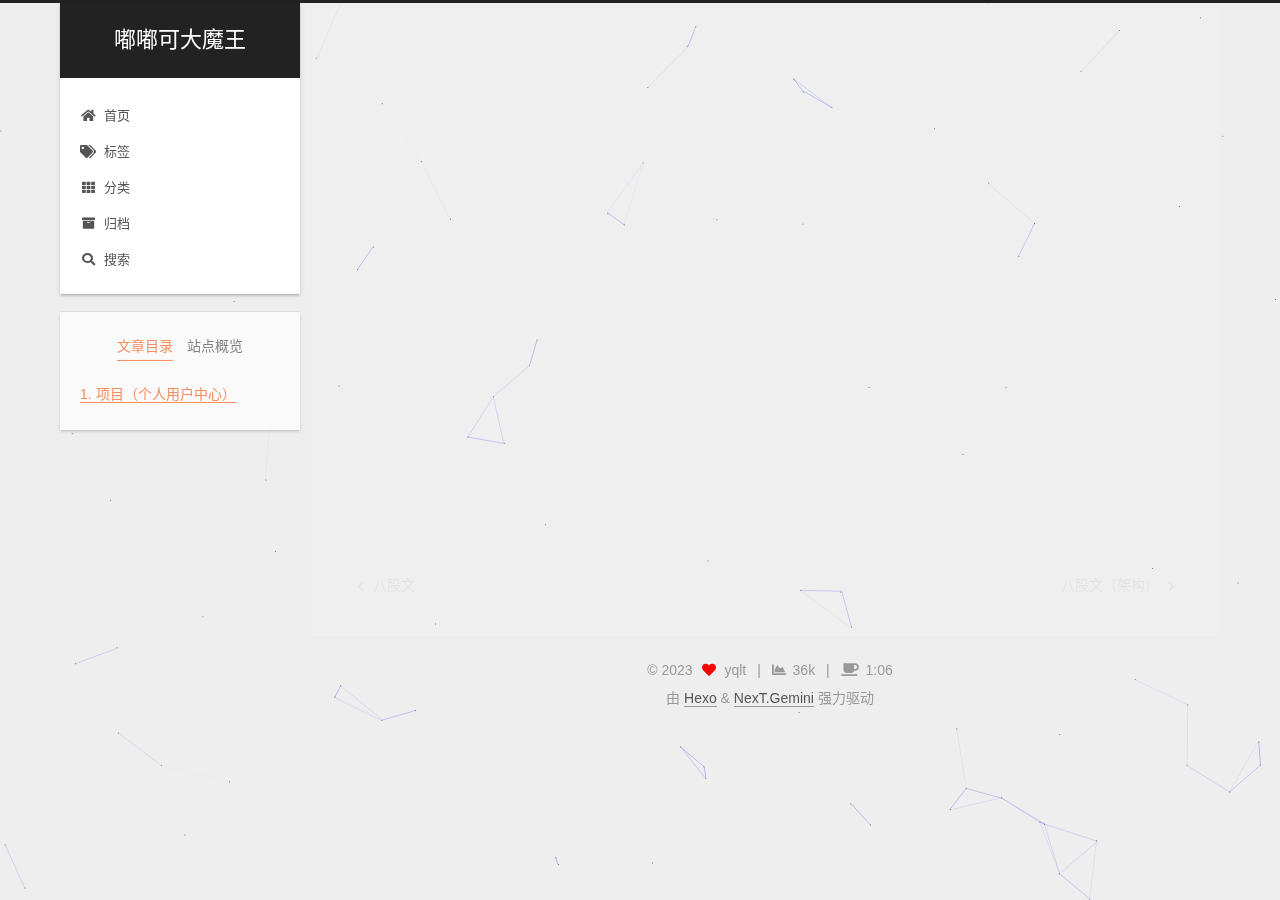
<file: 2023/03/27/项目（个人用户中心）/index.html>
<!DOCTYPE html>
<html lang="zh-CN">
<head>
  <meta charset="UTF-8">
<meta name="viewport" content="width=device-width, initial-scale=1, maximum-scale=2">
<meta name="theme-color" content="#222">
<meta name="generator" content="Hexo 6.3.0">
  <link rel="apple-touch-icon" sizes="180x180" href="/images/apple-touch-icon-next.png">
  <link rel="icon" type="image/png" sizes="32x32" href="/images/favicon-32x32-next.png">
  <link rel="icon" type="image/png" sizes="16x16" href="/images/favicon-16x16-next.png">
  <link rel="mask-icon" href="/images/logo.svg" color="#222">

<link rel="stylesheet" href="/css/main.css">


<link rel="stylesheet" href="/lib/font-awesome/css/all.min.css">

<script id="hexo-configurations">
    var NexT = window.NexT || {};
    var CONFIG = {"hostname":"example.com","root":"/","scheme":"Gemini","version":"7.8.0","exturl":false,"sidebar":{"position":"left","display":"post","padding":18,"offset":12,"onmobile":false},"copycode":{"enable":false,"show_result":false,"style":null},"back2top":{"enable":true,"sidebar":false,"scrollpercent":false},"bookmark":{"enable":false,"color":"#222","save":"auto"},"fancybox":false,"mediumzoom":false,"lazyload":false,"pangu":false,"comments":{"style":"tabs","active":null,"storage":true,"lazyload":false,"nav":null},"algolia":{"hits":{"per_page":10},"labels":{"input_placeholder":"Search for Posts","hits_empty":"We didn't find any results for the search: ${query}","hits_stats":"${hits} results found in ${time} ms"}},"localsearch":{"enable":true,"trigger":"auto","top_n_per_article":1,"unescape":false,"preload":false},"motion":{"enable":true,"async":false,"transition":{"post_block":"fadeIn","post_header":"slideDownIn","post_body":"slideDownIn","coll_header":"slideLeftIn","sidebar":"slideUpIn"}},"path":"search.xml"};
  </script>

  <meta name="description" content="项目（个人用户中心）前端 安装ant design pro（先安装nodejs） 初始化：npm i @ant-design&#x2F;pro-cli -g  （初始化脚手架） ​				pro create myapp 安装一个自动生成前端界面代码的可视化编程工具 npm install –save-dev @umijs&#x2F;preset-ui">
<meta property="og:type" content="article">
<meta property="og:title" content="嘟嘟可大魔王">
<meta property="og:url" content="http://example.com/2023/03/27/%E9%A1%B9%E7%9B%AE%EF%BC%88%E4%B8%AA%E4%BA%BA%E7%94%A8%E6%88%B7%E4%B8%AD%E5%BF%83%EF%BC%89/index.html">
<meta property="og:site_name" content="嘟嘟可大魔王">
<meta property="og:description" content="项目（个人用户中心）前端 安装ant design pro（先安装nodejs） 初始化：npm i @ant-design&#x2F;pro-cli -g  （初始化脚手架） ​				pro create myapp 安装一个自动生成前端界面代码的可视化编程工具 npm install –save-dev @umijs&#x2F;preset-ui">
<meta property="og:locale" content="zh_CN">
<meta property="article:published_time" content="2023-03-27T12:12:07.671Z">
<meta property="article:modified_time" content="2023-03-27T12:12:07.672Z">
<meta property="article:author" content="yqlt">
<meta name="twitter:card" content="summary">

<link rel="canonical" href="http://example.com/2023/03/27/%E9%A1%B9%E7%9B%AE%EF%BC%88%E4%B8%AA%E4%BA%BA%E7%94%A8%E6%88%B7%E4%B8%AD%E5%BF%83%EF%BC%89/">


<script id="page-configurations">
  // https://hexo.io/docs/variables.html
  CONFIG.page = {
    sidebar: "",
    isHome : false,
    isPost : true,
    lang   : 'zh-CN'
  };
</script>

  <title> | 嘟嘟可大魔王</title>
  






  <noscript>
  <style>
  .use-motion .brand,
  .use-motion .menu-item,
  .sidebar-inner,
  .use-motion .post-block,
  .use-motion .pagination,
  .use-motion .comments,
  .use-motion .post-header,
  .use-motion .post-body,
  .use-motion .collection-header { opacity: initial; }

  .use-motion .site-title,
  .use-motion .site-subtitle {
    opacity: initial;
    top: initial;
  }

  .use-motion .logo-line-before i { left: initial; }
  .use-motion .logo-line-after i { right: initial; }
  </style>
</noscript>

  
  
</head>

<body itemscope itemtype="http://schema.org/WebPage">
  <div class="container use-motion">
    <div class="headband"></div>

    <header class="header" itemscope itemtype="http://schema.org/WPHeader">
      <div class="header-inner"><div class="site-brand-container">
  <div class="site-nav-toggle">
    <div class="toggle" aria-label="切换导航栏">
      <span class="toggle-line toggle-line-first"></span>
      <span class="toggle-line toggle-line-middle"></span>
      <span class="toggle-line toggle-line-last"></span>
    </div>
  </div>

  <div class="site-meta">

    <a href="/" class="brand" rel="start">
      <span class="logo-line-before"><i></i></span>
      <h1 class="site-title">嘟嘟可大魔王</h1>
      <span class="logo-line-after"><i></i></span>
    </a>
  </div>

  <div class="site-nav-right">
    <div class="toggle popup-trigger">
        <i class="fa fa-search fa-fw fa-lg"></i>
    </div>
  </div>
</div>




<nav class="site-nav">
  <ul id="menu" class="main-menu menu">
        <li class="menu-item menu-item-home">

    <a href="/" rel="section"><i class="fa fa-home fa-fw"></i>首页</a>

  </li>
        <li class="menu-item menu-item-tags">

    <a href="/tags/" rel="section"><i class="fa fa-tags fa-fw"></i>标签</a>

  </li>
        <li class="menu-item menu-item-categories">

    <a href="/categories/" rel="section"><i class="fa fa-th fa-fw"></i>分类</a>

  </li>
        <li class="menu-item menu-item-archives">

    <a href="/archives/" rel="section"><i class="fa fa-archive fa-fw"></i>归档</a>

  </li>
      <li class="menu-item menu-item-search">
        <a role="button" class="popup-trigger"><i class="fa fa-search fa-fw"></i>搜索
        </a>
      </li>
  </ul>
</nav>



  <div class="search-pop-overlay">
    <div class="popup search-popup">
        <div class="search-header">
  <span class="search-icon">
    <i class="fa fa-search"></i>
  </span>
  <div class="search-input-container">
    <input autocomplete="off" autocapitalize="off"
           placeholder="搜索..." spellcheck="false"
           type="search" class="search-input">
  </div>
  <span class="popup-btn-close">
    <i class="fa fa-times-circle"></i>
  </span>
</div>
<div id="search-result">
  <div id="no-result">
    <i class="fa fa-spinner fa-pulse fa-5x fa-fw"></i>
  </div>
</div>

    </div>
  </div>

</div>
    </header>

    
  <div class="back-to-top">
    <i class="fa fa-arrow-up"></i>
    <span>0%</span>
  </div>


    <main class="main">
      <div class="main-inner">
        <div class="content-wrap">
          

          <div class="content post posts-expand">
            

    
  
  
  <article itemscope itemtype="http://schema.org/Article" class="post-block" lang="zh-CN">
    <link itemprop="mainEntityOfPage" href="http://example.com/2023/03/27/%E9%A1%B9%E7%9B%AE%EF%BC%88%E4%B8%AA%E4%BA%BA%E7%94%A8%E6%88%B7%E4%B8%AD%E5%BF%83%EF%BC%89/">

    <span hidden itemprop="author" itemscope itemtype="http://schema.org/Person">
      <meta itemprop="image" content="/images/avatar.png">
      <meta itemprop="name" content="yqlt">
      <meta itemprop="description" content="言念君子，温其如玉">
    </span>

    <span hidden itemprop="publisher" itemscope itemtype="http://schema.org/Organization">
      <meta itemprop="name" content="嘟嘟可大魔王">
    </span>
      <header class="post-header">
        <h1 class="post-title" itemprop="name headline">
          
        </h1>

        <div class="post-meta">
            <span class="post-meta-item">
              <span class="post-meta-item-icon">
                <i class="far fa-calendar"></i>
              </span>
              <span class="post-meta-item-text">发表于</span>

              <time title="创建时间：2023-03-27 20:12:07" itemprop="dateCreated datePublished" datetime="2023-03-27T20:12:07+08:00">2023-03-27</time>
            </span>

          <br>
            <span class="post-meta-item" title="本文字数">
              <span class="post-meta-item-icon">
                <i class="far fa-file-word"></i>
              </span>
                <span class="post-meta-item-text">本文字数：</span>
              <span>156</span>
            </span>
            <span class="post-meta-item" title="阅读时长">
              <span class="post-meta-item-icon">
                <i class="far fa-clock"></i>
              </span>
                <span class="post-meta-item-text">阅读时长 &asymp;</span>
              <span>1 分钟</span>
            </span>

        </div>
      </header>

    
    
    
    <div class="post-body" itemprop="articleBody">

      
        <h1 id="项目（个人用户中心）"><a href="#项目（个人用户中心）" class="headerlink" title="项目（个人用户中心）"></a>项目（个人用户中心）</h1><p>前端</p>
<p>安装ant design pro（先安装nodejs）</p>
<p>初始化：npm i @ant-design&#x2F;pro-cli -g  （初始化脚手架）</p>
<p>​				pro create myapp</p>
<p>安装一个自动生成前端界面代码的可视化编程工具</p>
<p>npm install –save-dev @umijs&#x2F;preset-ui</p>

    </div>

    
    
    

      <footer class="post-footer">

        


        
    <div class="post-nav">
      <div class="post-nav-item">
    <a href="/2023/03/18/Java%E5%85%AB%E8%82%A1%E6%96%87/" rel="prev" title="八股文">
      <i class="fa fa-chevron-left"></i> 八股文
    </a></div>
      <div class="post-nav-item">
    <a href="/2023/07/07/Java%E5%85%AB%E8%82%A1%E6%96%87%EF%BC%88%E6%9E%B6%E6%9E%84%EF%BC%89/" rel="next" title="八股文（架构）">
      八股文（架构） <i class="fa fa-chevron-right"></i>
    </a></div>
    </div>
      </footer>
    
  </article>
  
  
  



          </div>
          

<script>
  window.addEventListener('tabs:register', () => {
    let { activeClass } = CONFIG.comments;
    if (CONFIG.comments.storage) {
      activeClass = localStorage.getItem('comments_active') || activeClass;
    }
    if (activeClass) {
      let activeTab = document.querySelector(`a[href="#comment-${activeClass}"]`);
      if (activeTab) {
        activeTab.click();
      }
    }
  });
  if (CONFIG.comments.storage) {
    window.addEventListener('tabs:click', event => {
      if (!event.target.matches('.tabs-comment .tab-content .tab-pane')) return;
      let commentClass = event.target.classList[1];
      localStorage.setItem('comments_active', commentClass);
    });
  }
</script>

        </div>
          
  
  <div class="toggle sidebar-toggle">
    <span class="toggle-line toggle-line-first"></span>
    <span class="toggle-line toggle-line-middle"></span>
    <span class="toggle-line toggle-line-last"></span>
  </div>

  <aside class="sidebar">
    <div class="sidebar-inner">

      <ul class="sidebar-nav motion-element">
        <li class="sidebar-nav-toc">
          文章目录
        </li>
        <li class="sidebar-nav-overview">
          站点概览
        </li>
      </ul>

      <!--noindex-->
      <div class="post-toc-wrap sidebar-panel">
          <div class="post-toc motion-element"><ol class="nav"><li class="nav-item nav-level-1"><a class="nav-link" href="#%E9%A1%B9%E7%9B%AE%EF%BC%88%E4%B8%AA%E4%BA%BA%E7%94%A8%E6%88%B7%E4%B8%AD%E5%BF%83%EF%BC%89"><span class="nav-number">1.</span> <span class="nav-text">项目（个人用户中心）</span></a></li></ol></div>
      </div>
      <!--/noindex-->

      <div class="site-overview-wrap sidebar-panel">
        <div class="site-author motion-element" itemprop="author" itemscope itemtype="http://schema.org/Person">
    <img class="site-author-image" itemprop="image" alt="yqlt"
      src="/images/avatar.png">
  <p class="site-author-name" itemprop="name">yqlt</p>
  <div class="site-description" itemprop="description">言念君子，温其如玉</div>
</div>
<div class="site-state-wrap motion-element">
  <nav class="site-state">
      <div class="site-state-item site-state-posts">
          <a href="/archives/">
        
          <span class="site-state-item-count">9</span>
          <span class="site-state-item-name">日志</span>
        </a>
      </div>
  </nav>
</div>



      </div>

    </div>
  </aside>
  <div id="sidebar-dimmer"></div>


      </div>
    </main>

    <footer class="footer">
      <div class="footer-inner">
        

        

<div class="copyright">
  
  &copy; 
  <span itemprop="copyrightYear">2023</span>
  <span class="with-love">
    <i class="fa fa-heart"></i>
  </span>
  <span class="author" itemprop="copyrightHolder">yqlt</span>
    <span class="post-meta-divider">|</span>
    <span class="post-meta-item-icon">
      <i class="fa fa-chart-area"></i>
    </span>
    <span title="站点总字数">36k</span>
    <span class="post-meta-divider">|</span>
    <span class="post-meta-item-icon">
      <i class="fa fa-coffee"></i>
    </span>
    <span title="站点阅读时长">1:06</span>
</div>
  <div class="powered-by">由 <a href="https://hexo.io/" class="theme-link" rel="noopener" target="_blank">Hexo</a> & <a href="https://theme-next.org/" class="theme-link" rel="noopener" target="_blank">NexT.Gemini</a> 强力驱动
  </div>

        








      </div>
    </footer>
  </div>

  
  
  <script color='0,0,255' opacity='0.5' zIndex='-1' count='99' src="/lib/canvas-nest/canvas-nest.min.js"></script>
  <script src="/lib/anime.min.js"></script>
  <script src="/lib/velocity/velocity.min.js"></script>
  <script src="/lib/velocity/velocity.ui.min.js"></script>

<script src="/js/utils.js"></script>

<script src="/js/motion.js"></script>


<script src="/js/schemes/pisces.js"></script>


<script src="/js/next-boot.js"></script>




  




  
<script src="/js/local-search.js"></script>













  

  
  

  
  <script type="text/javascript" src="/js/my_js/clicklove.js"></script>
</body>
</html>
</file>
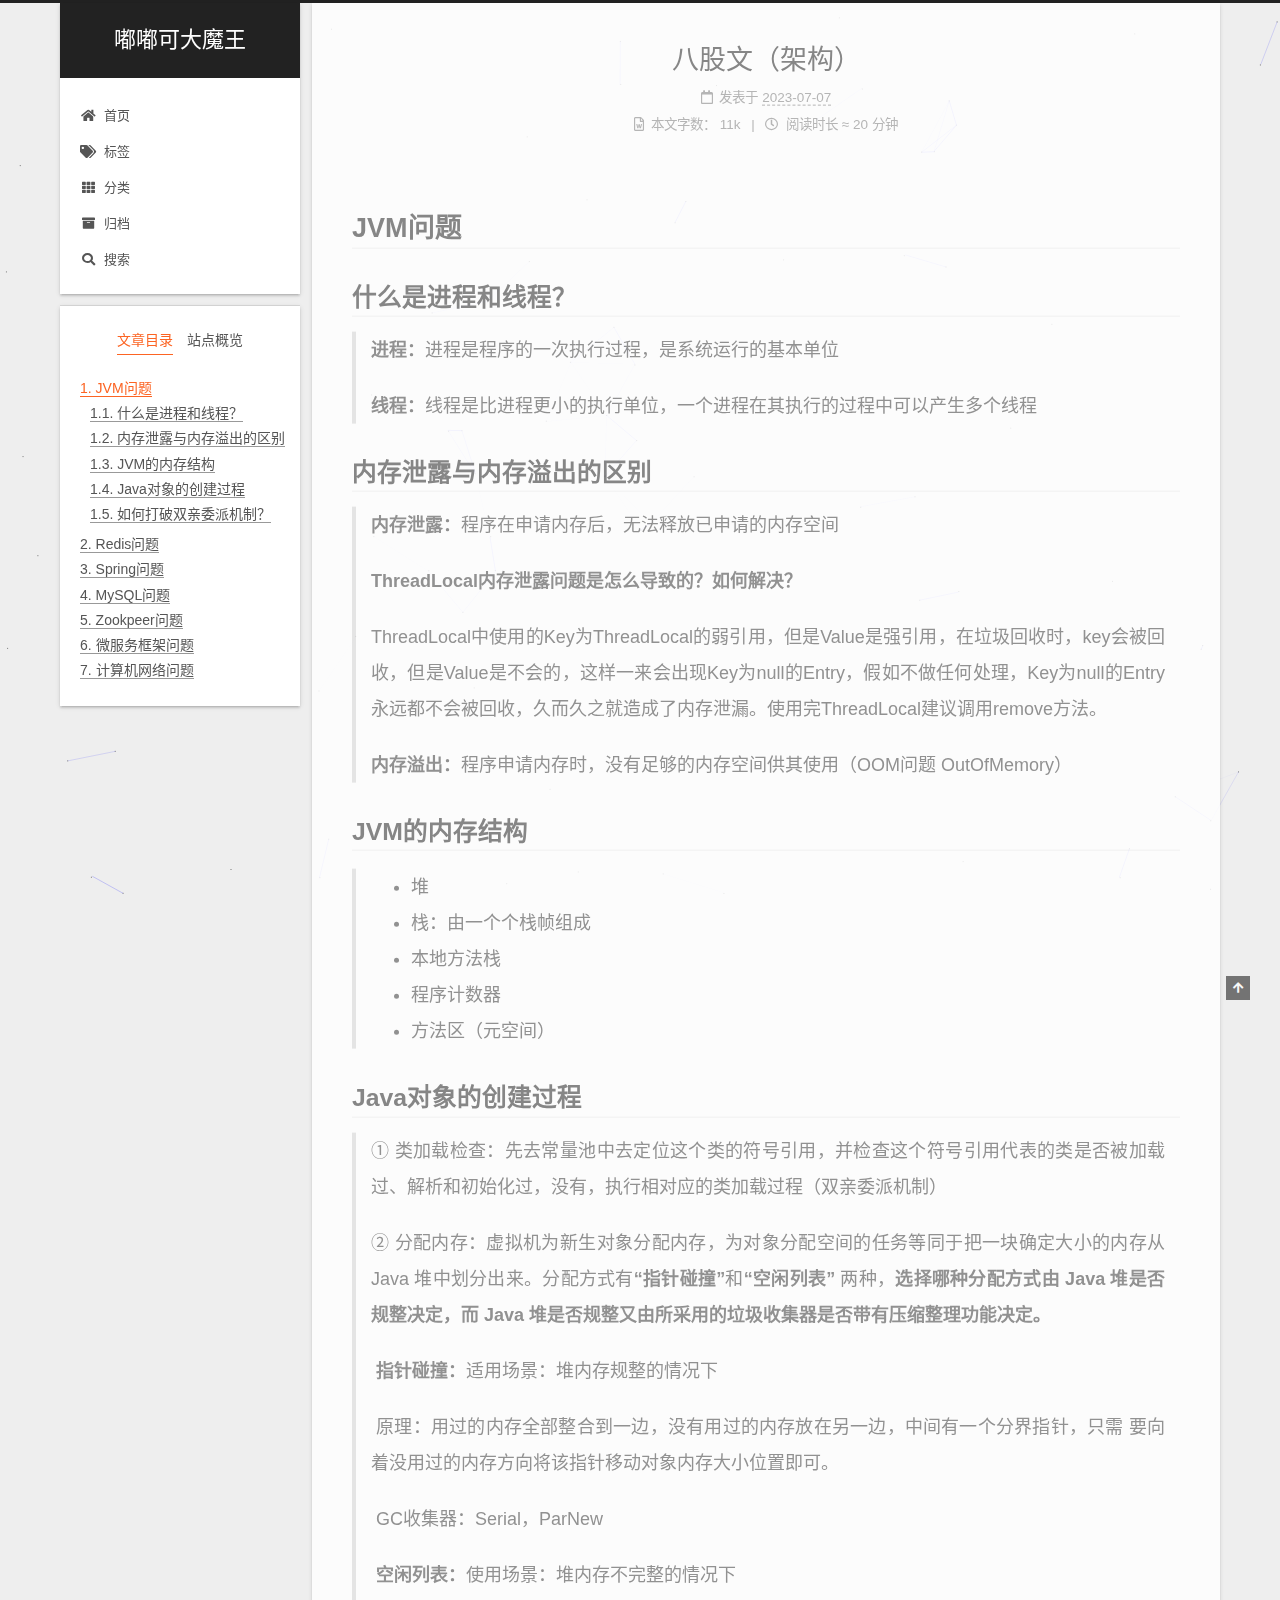
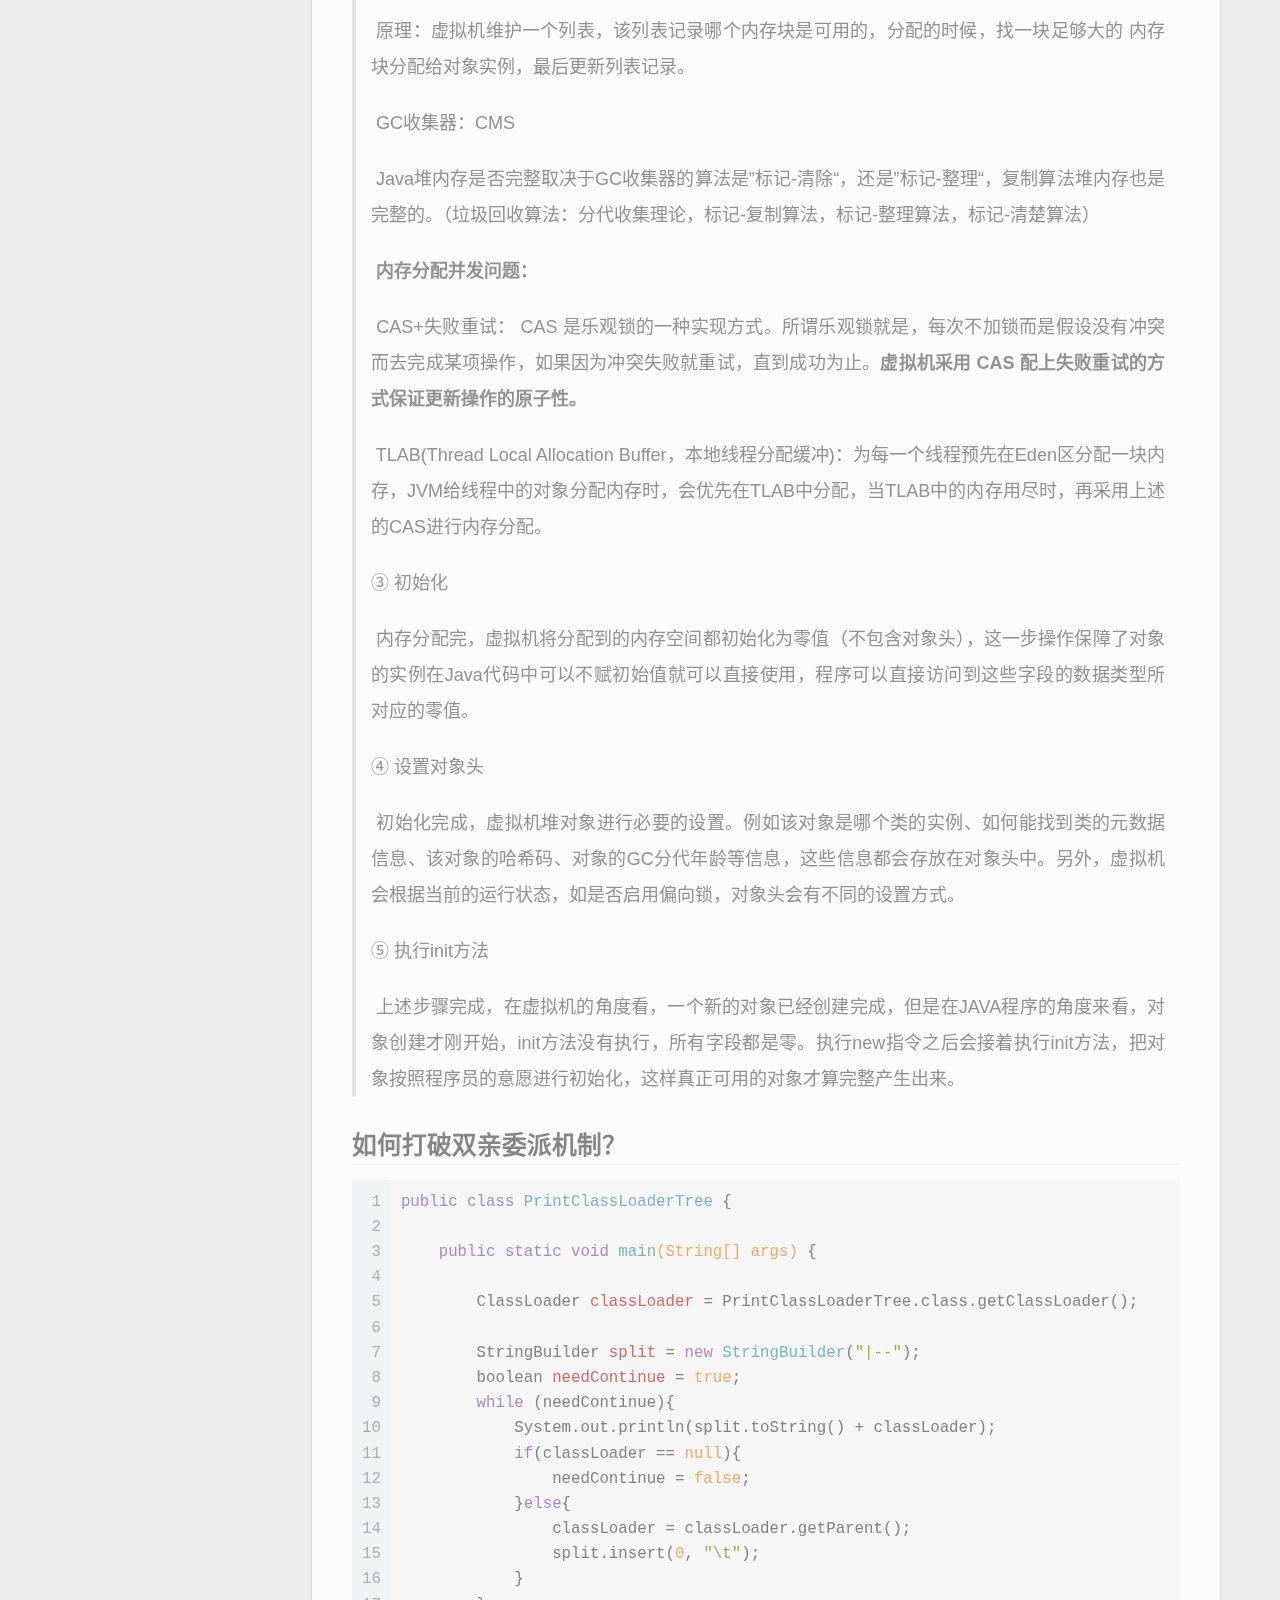
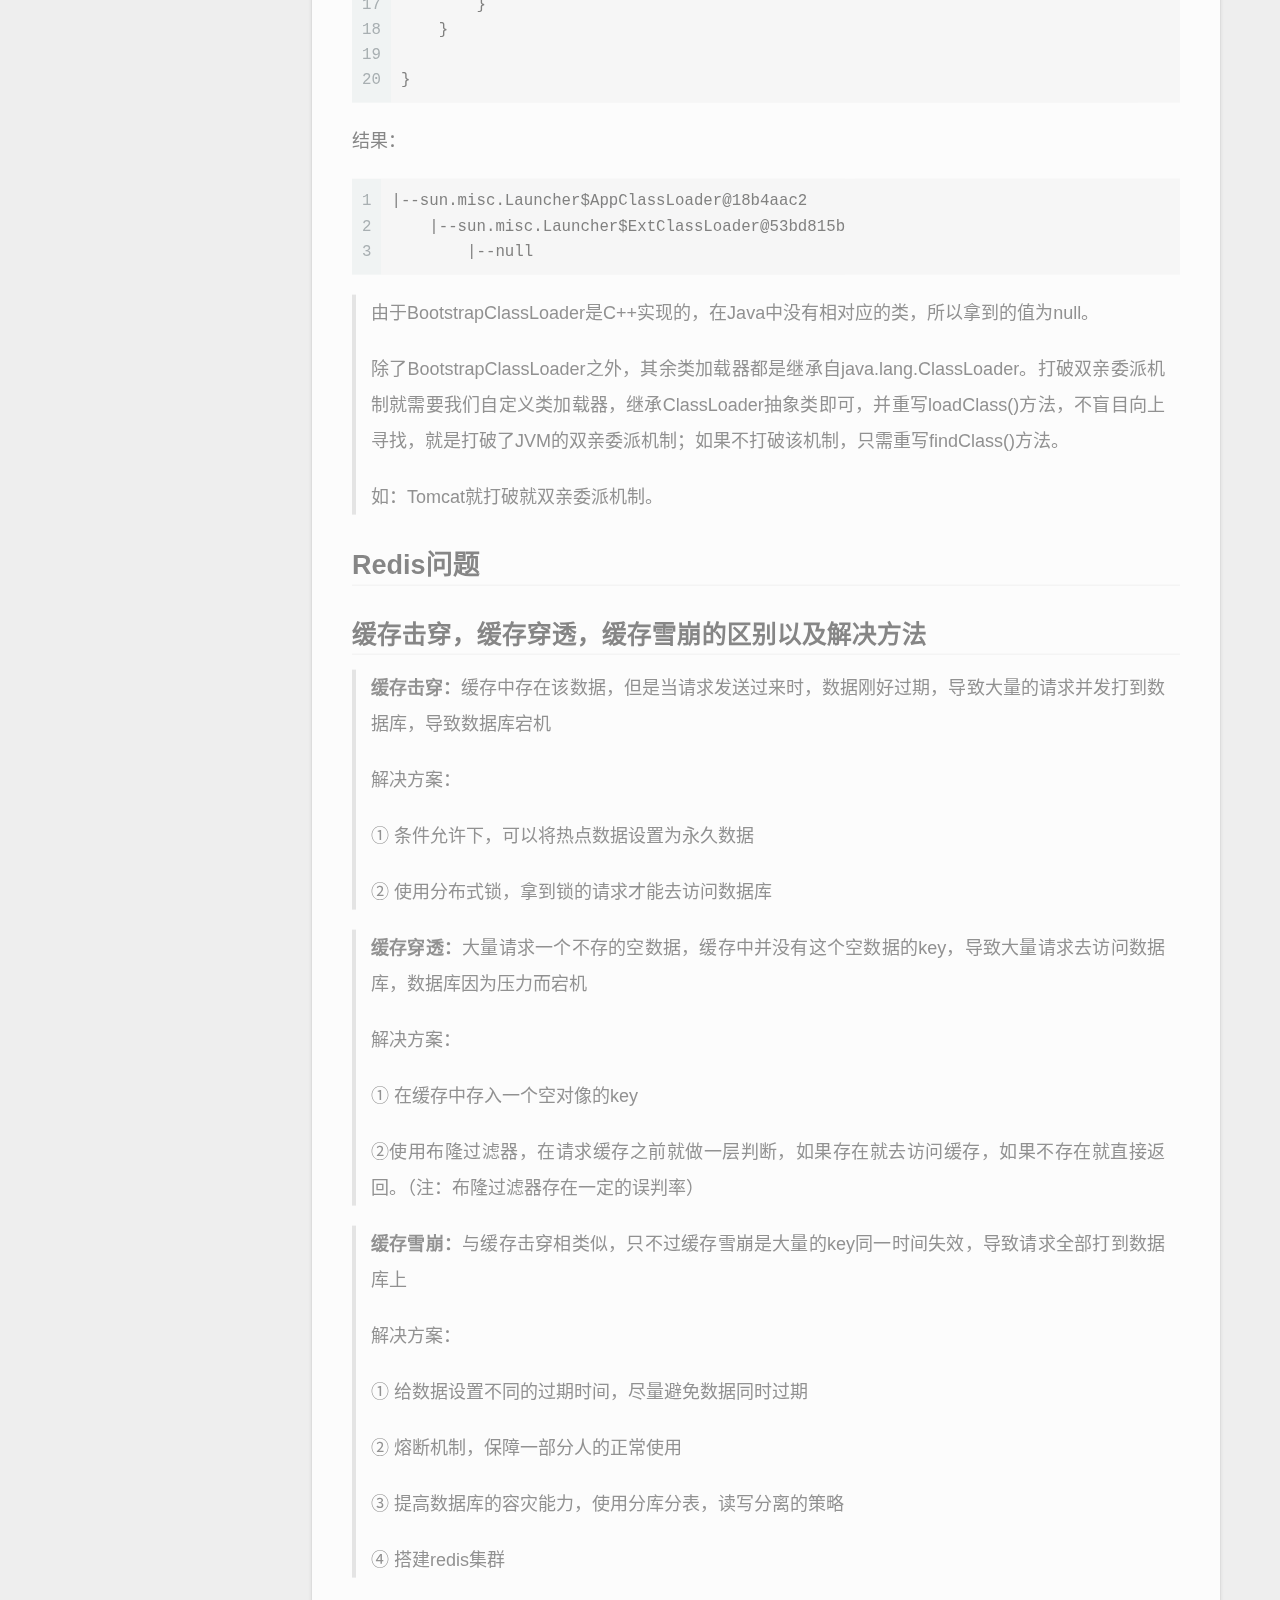
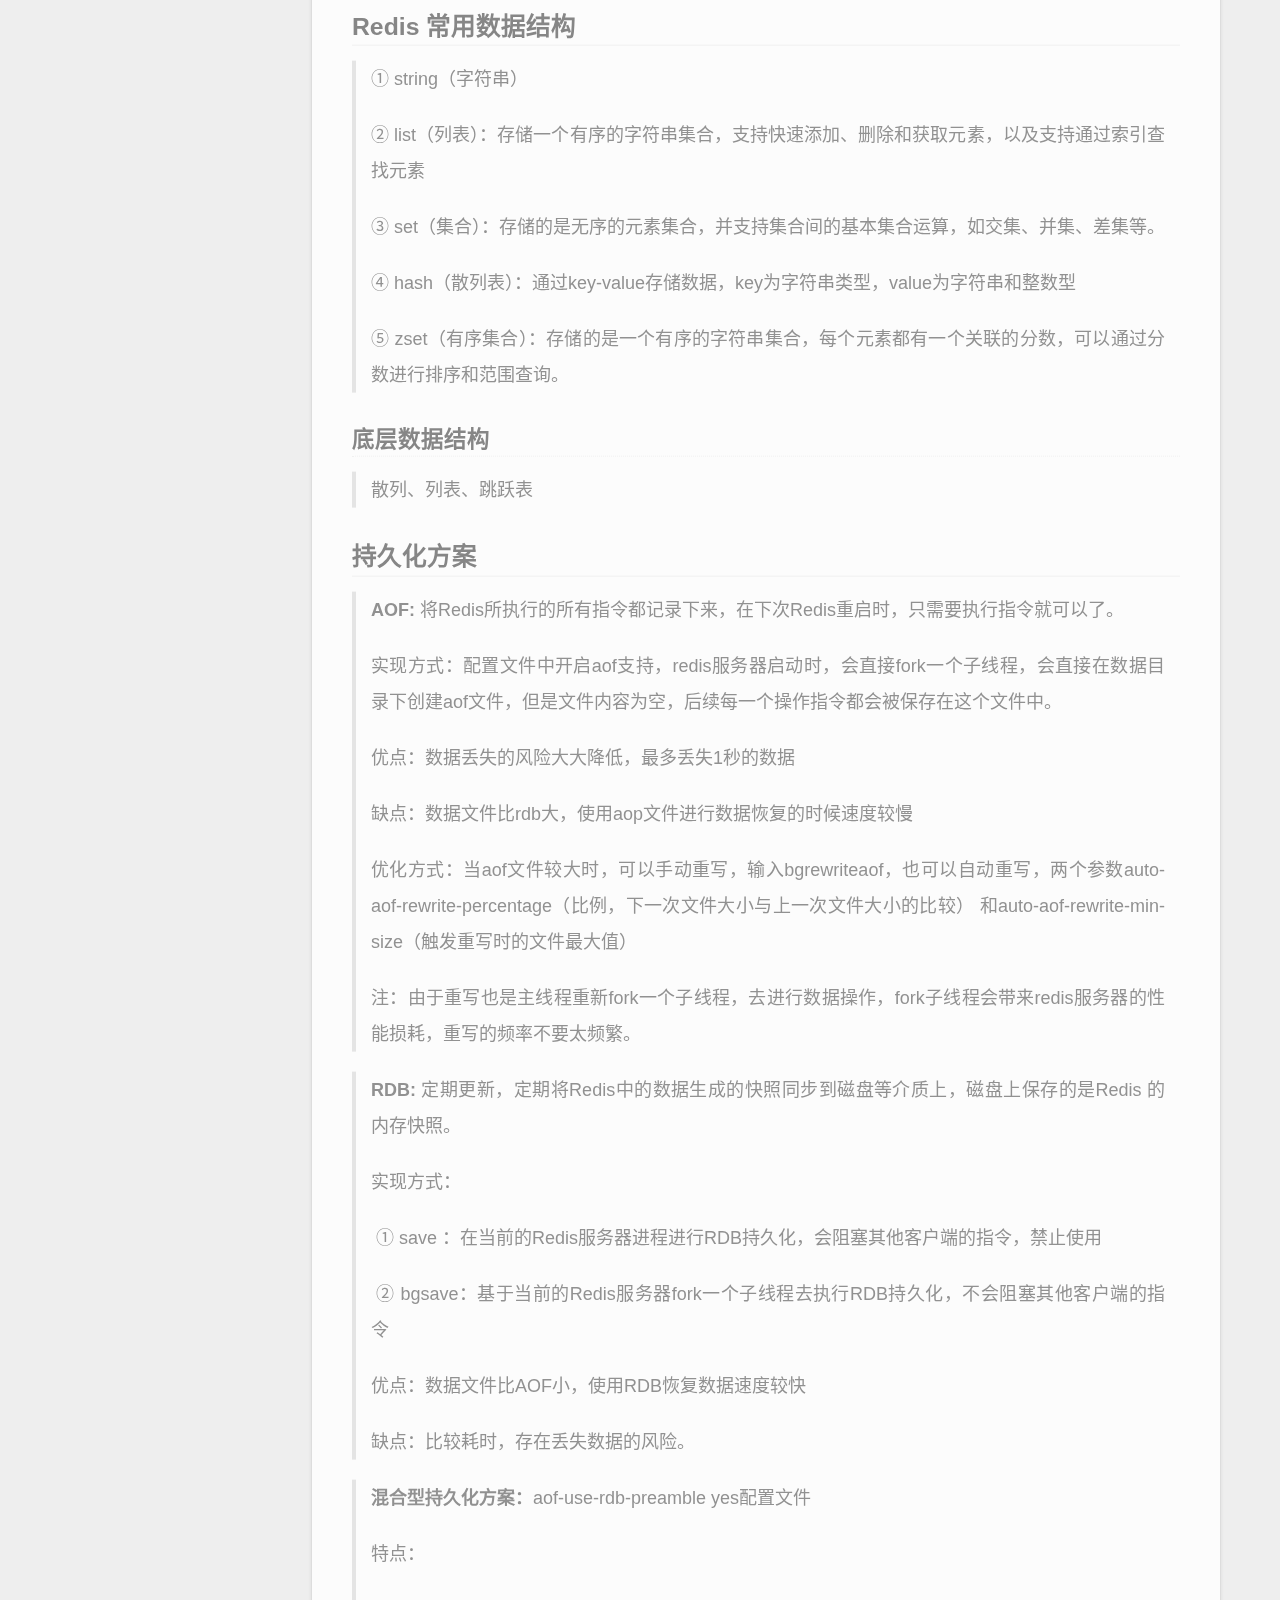
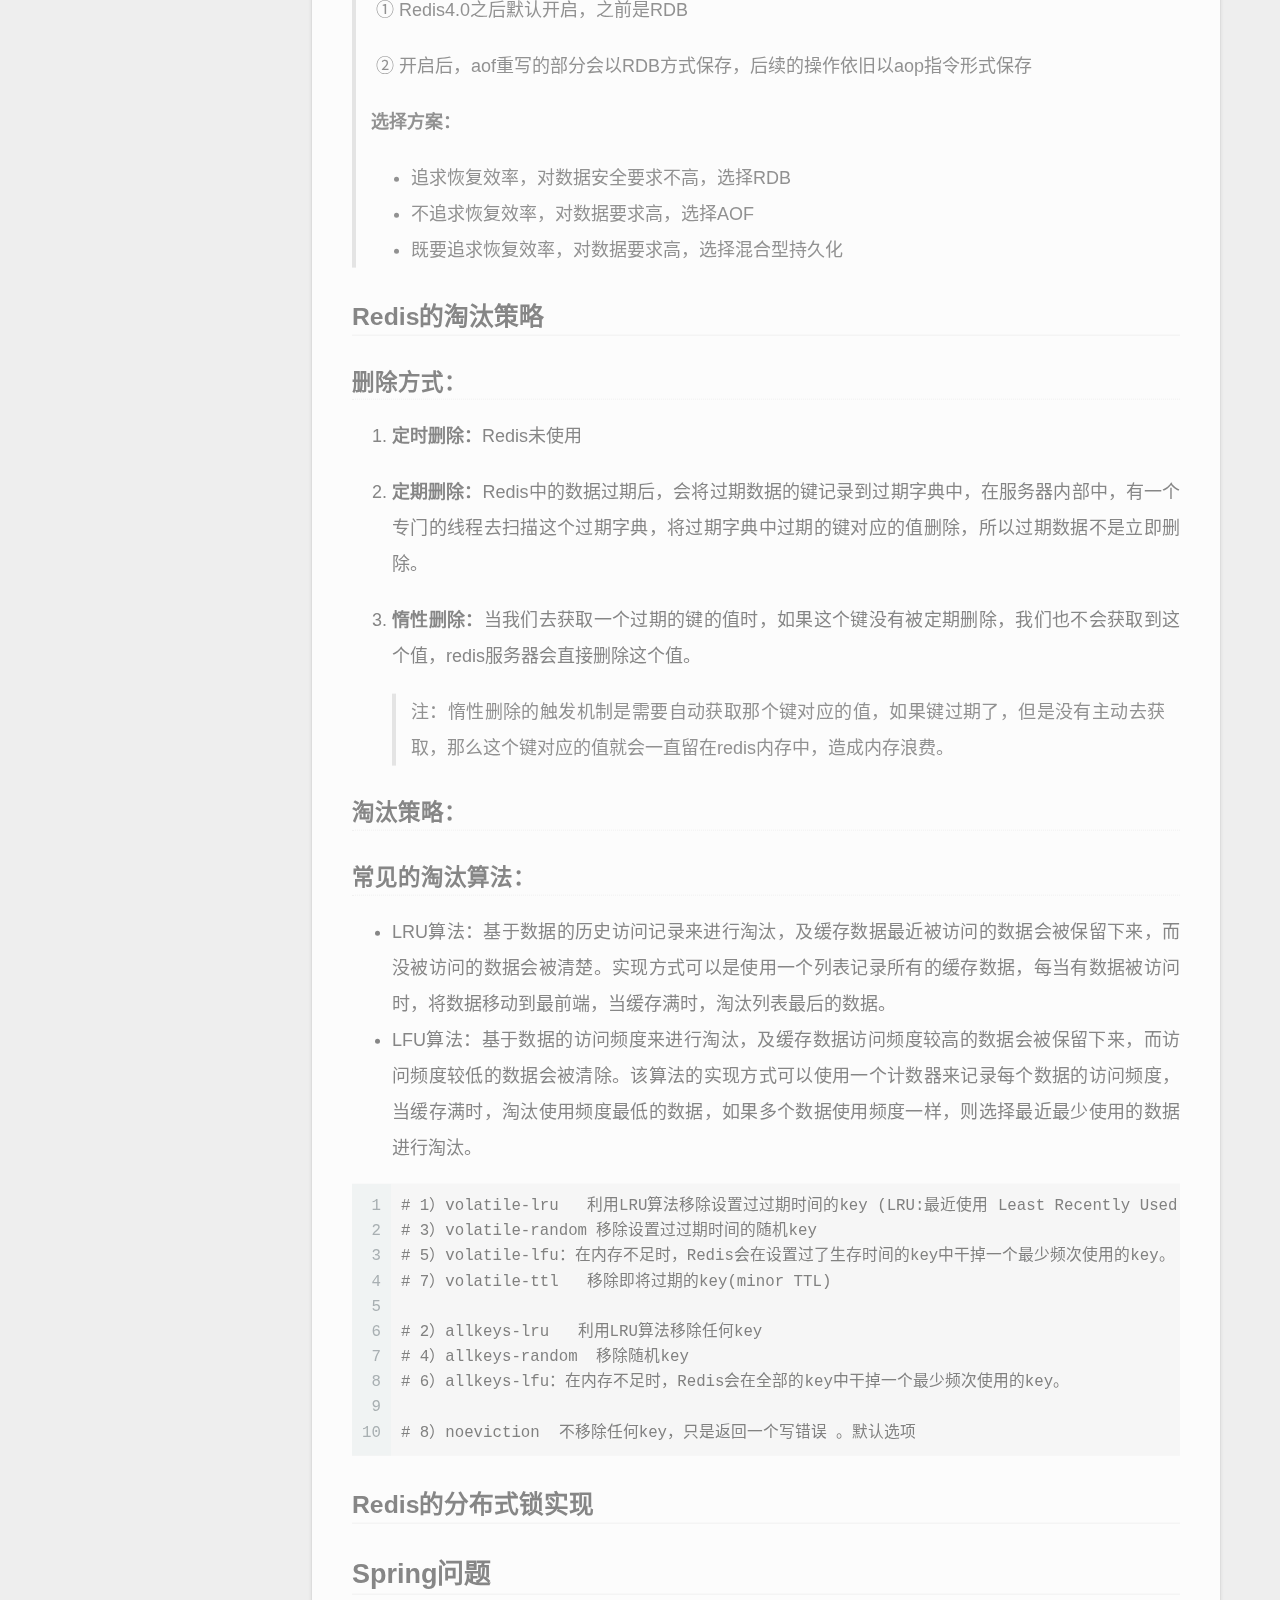
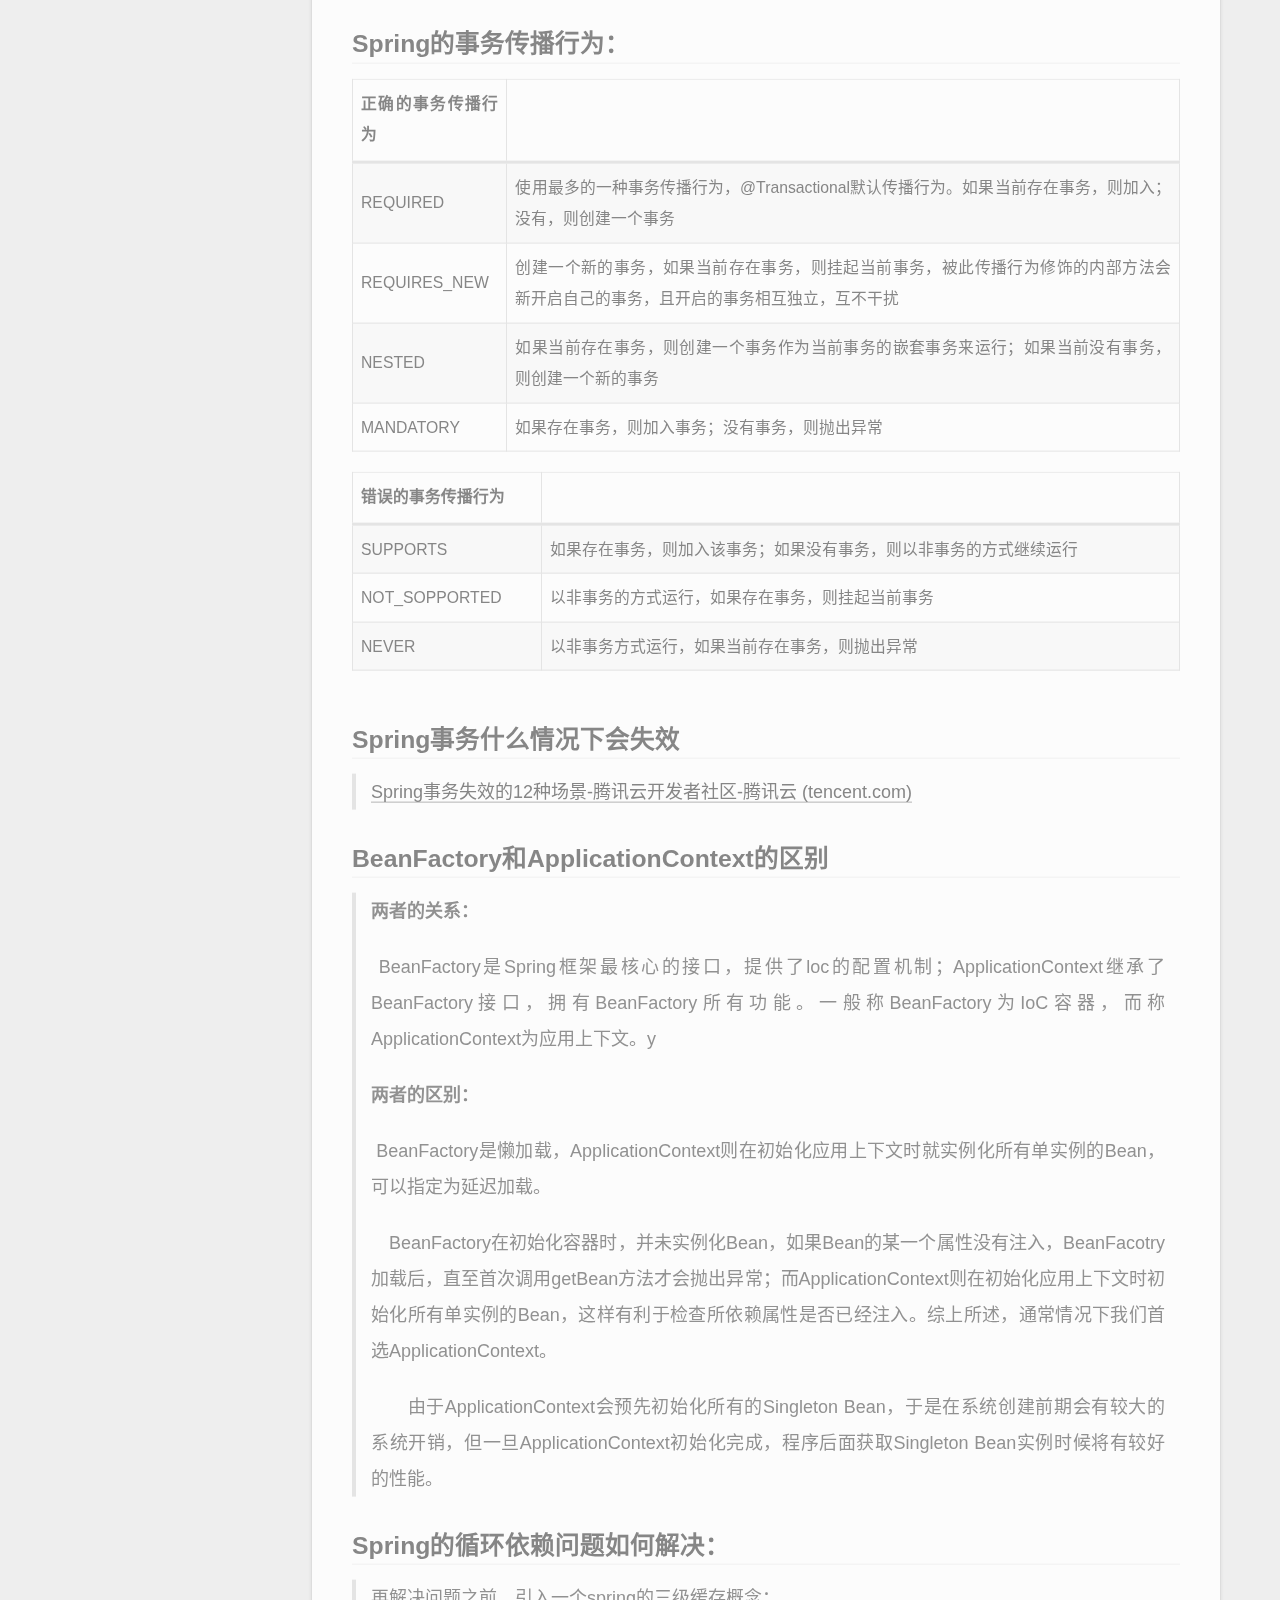
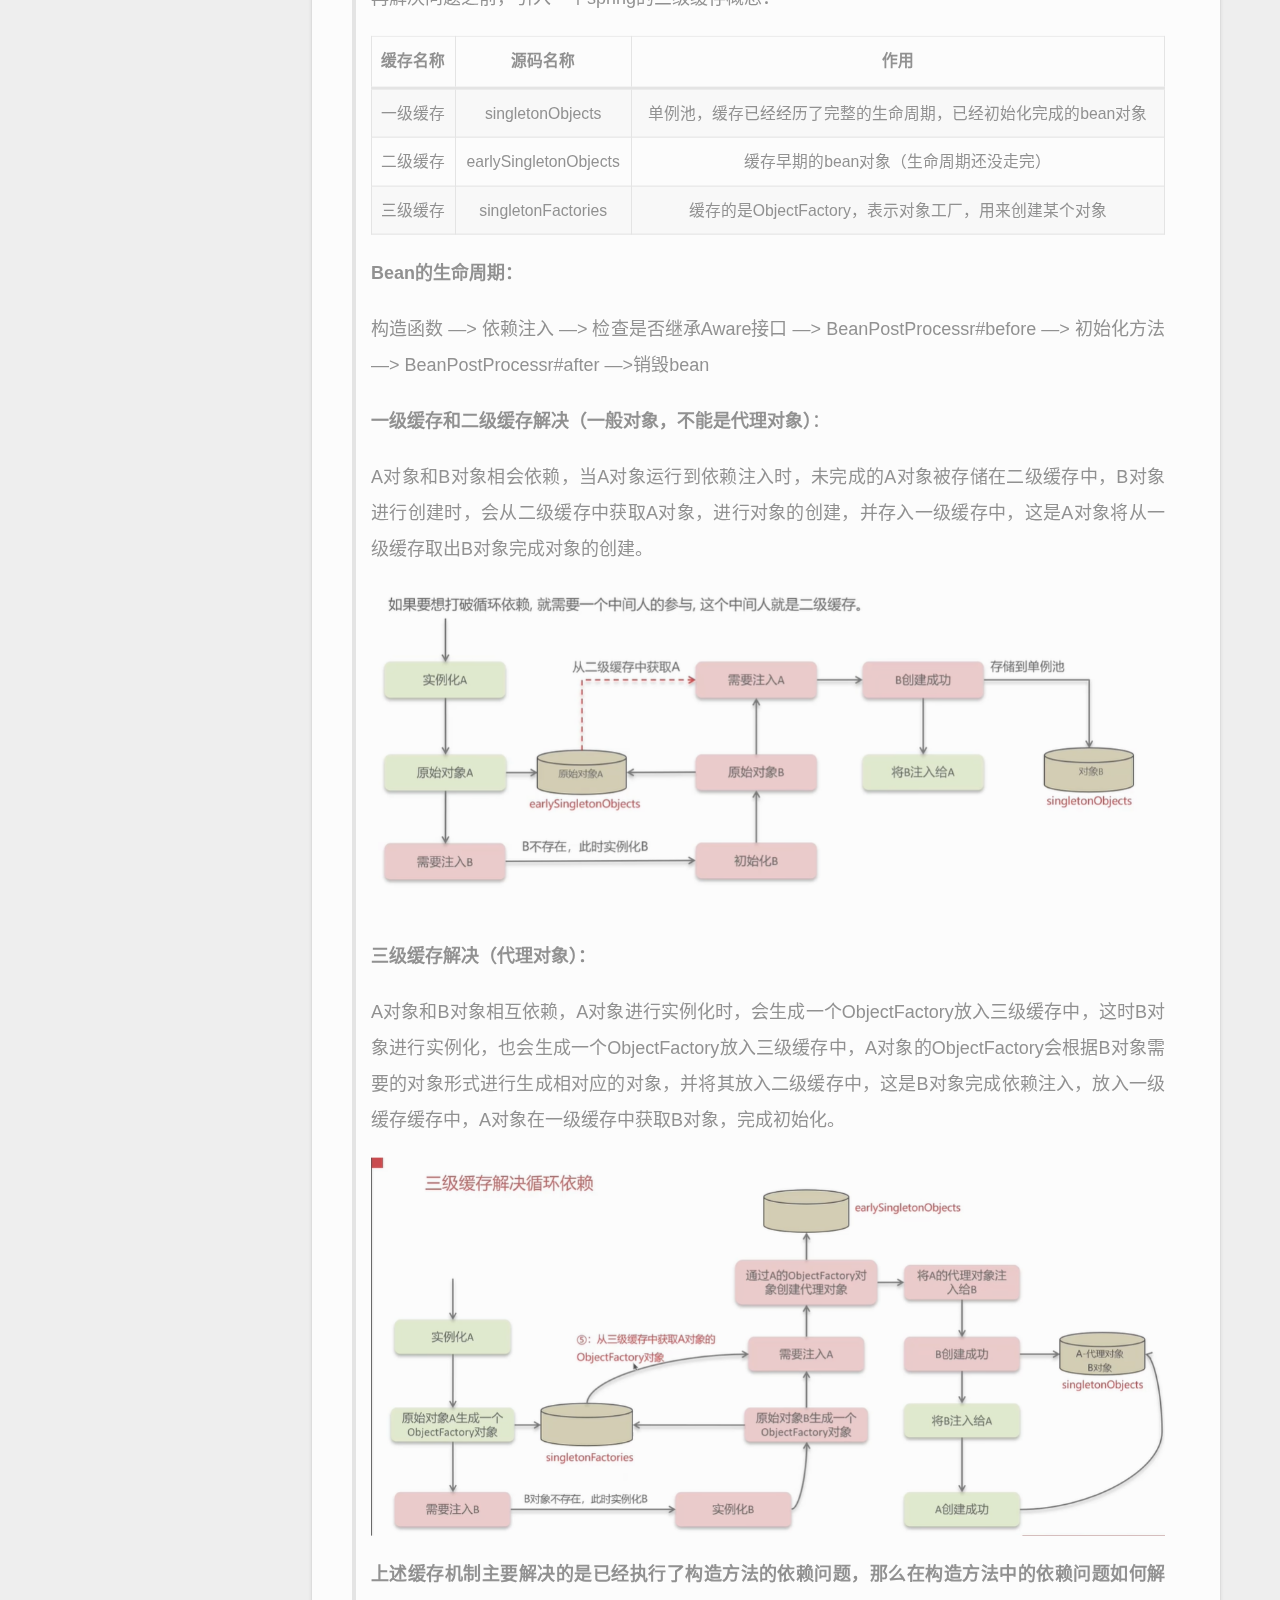
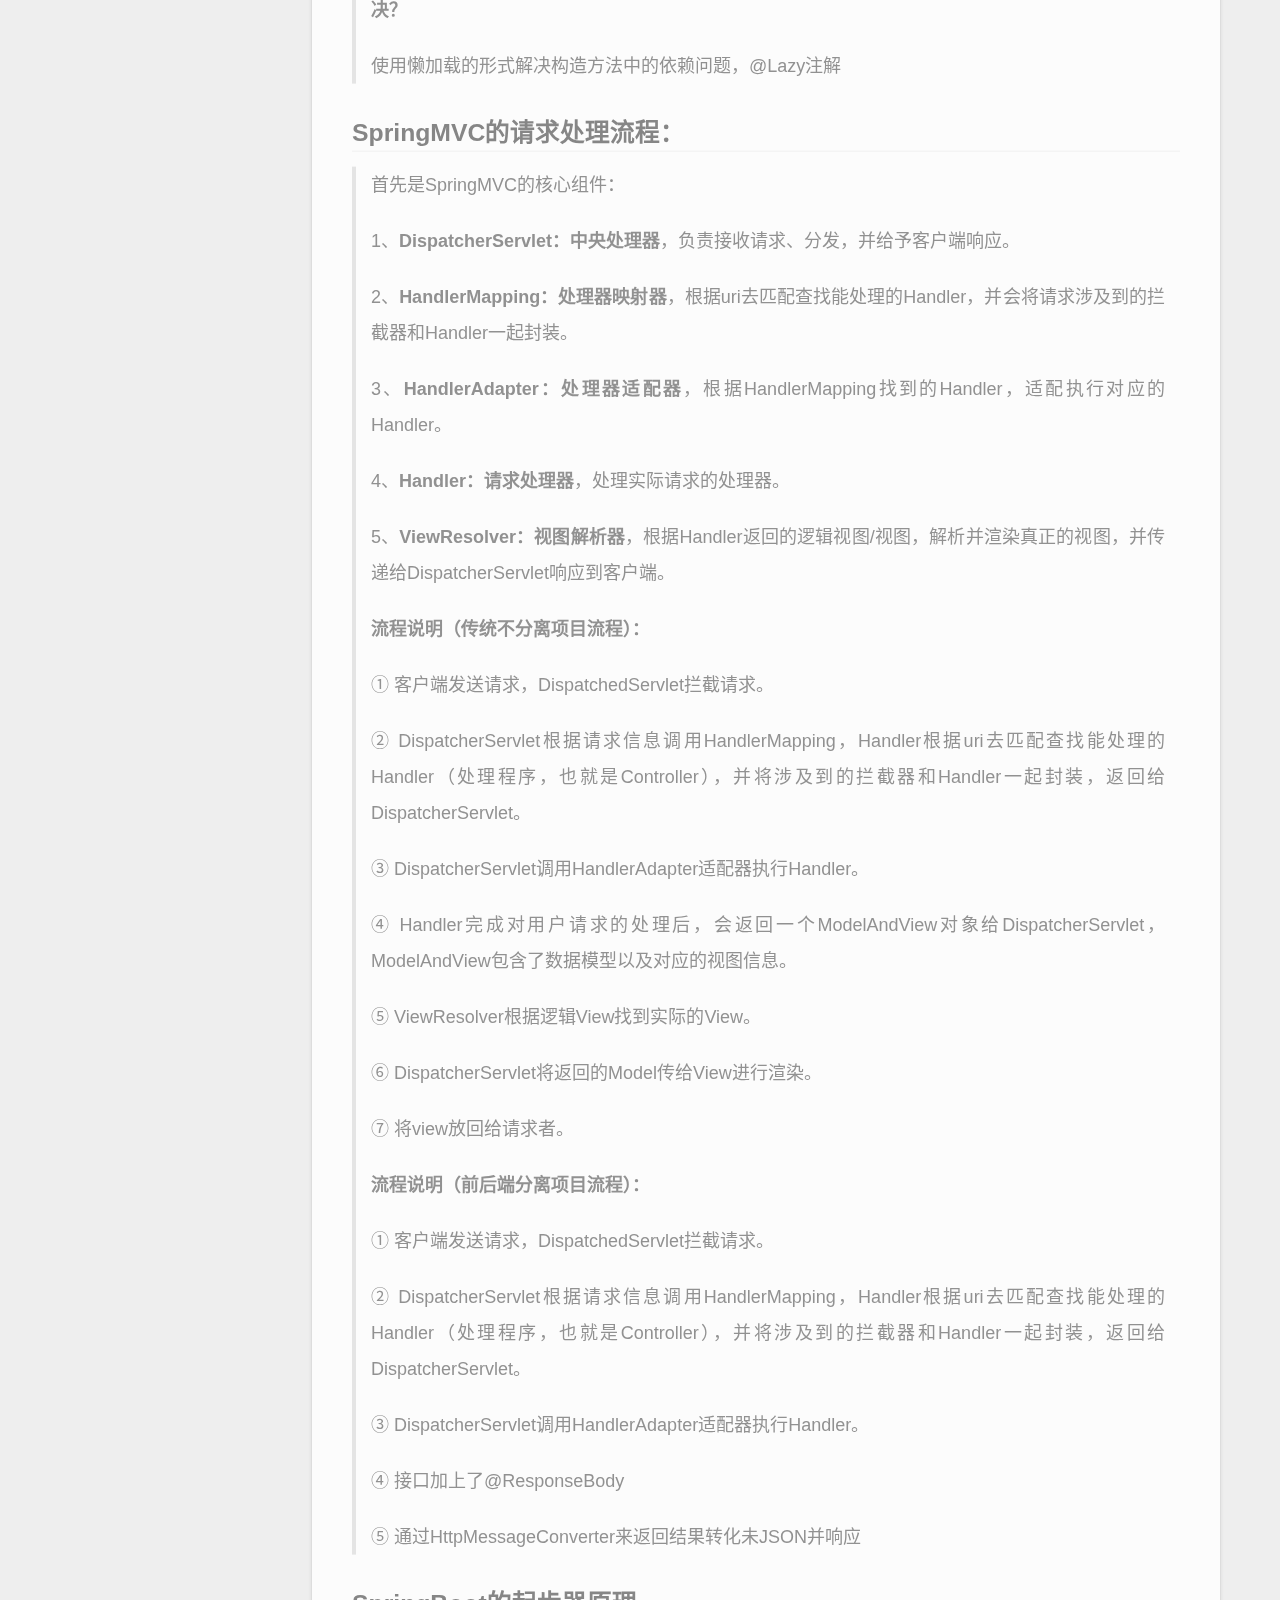
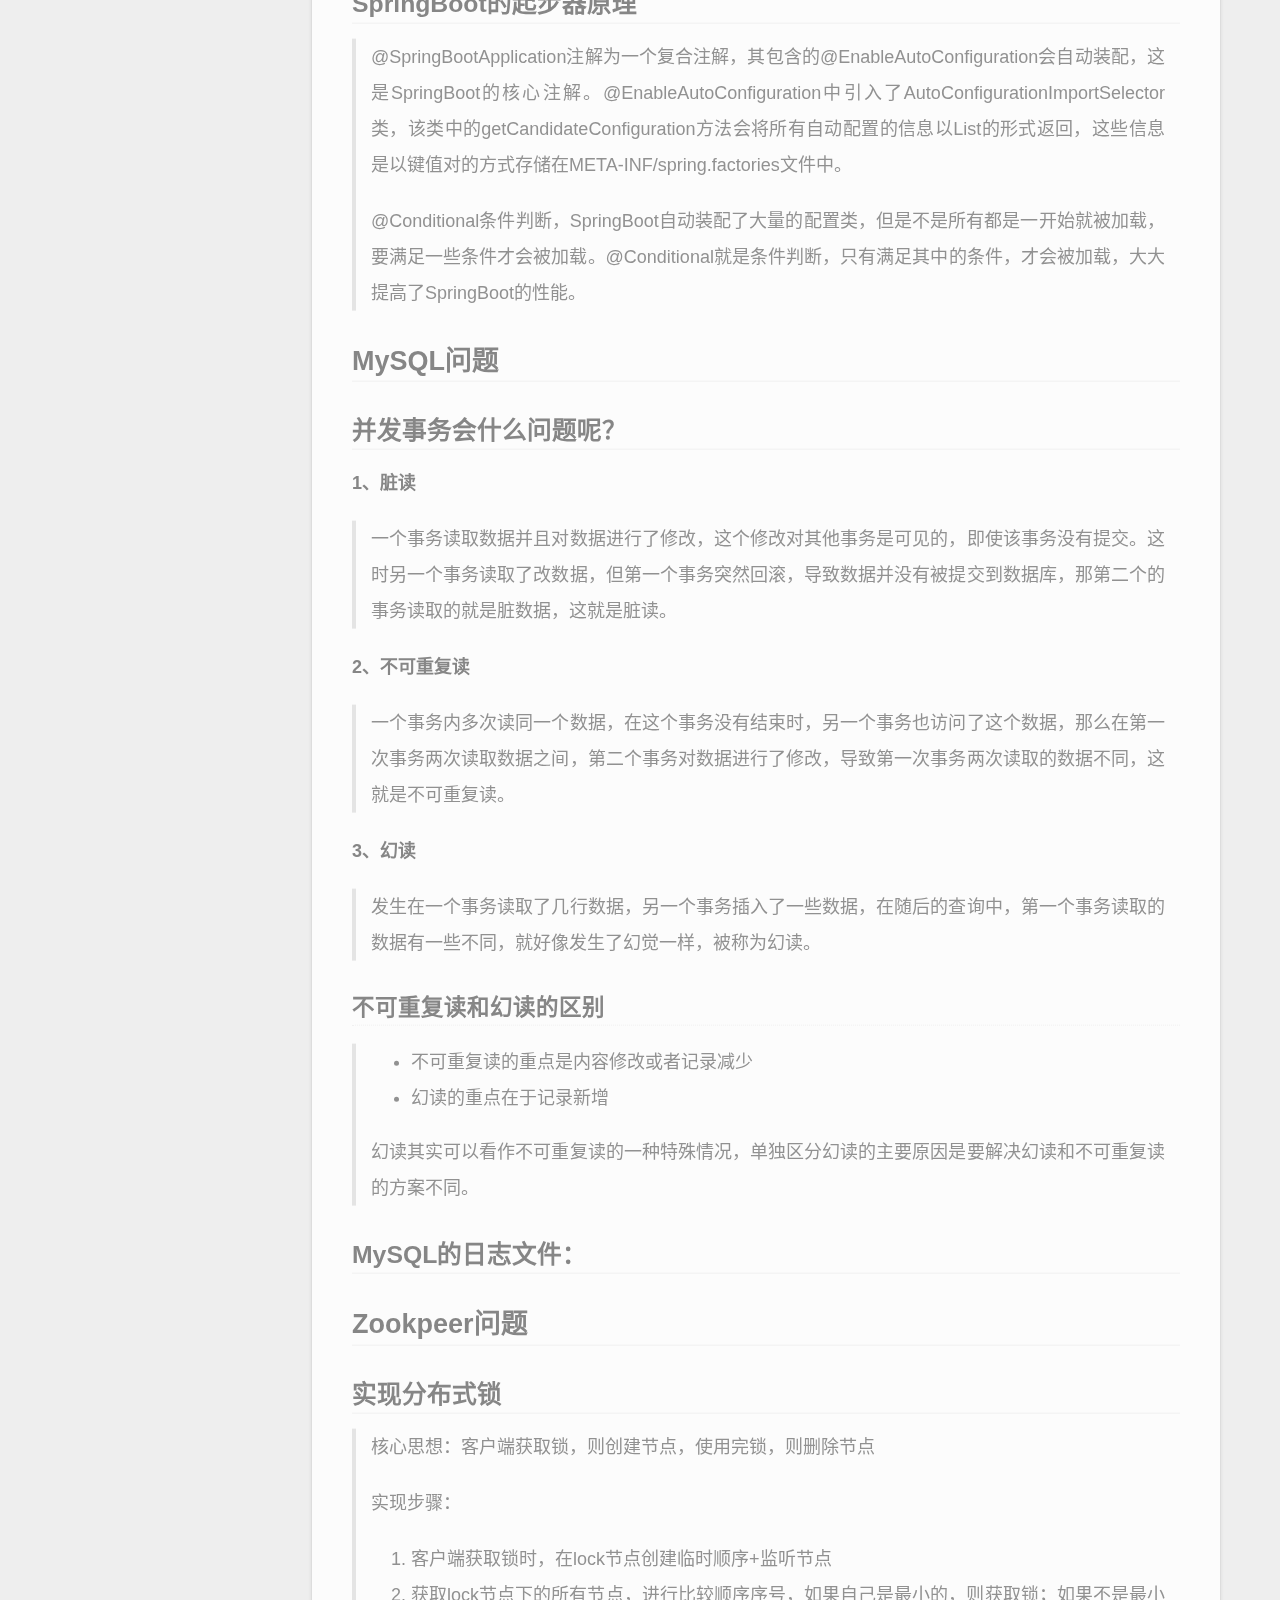
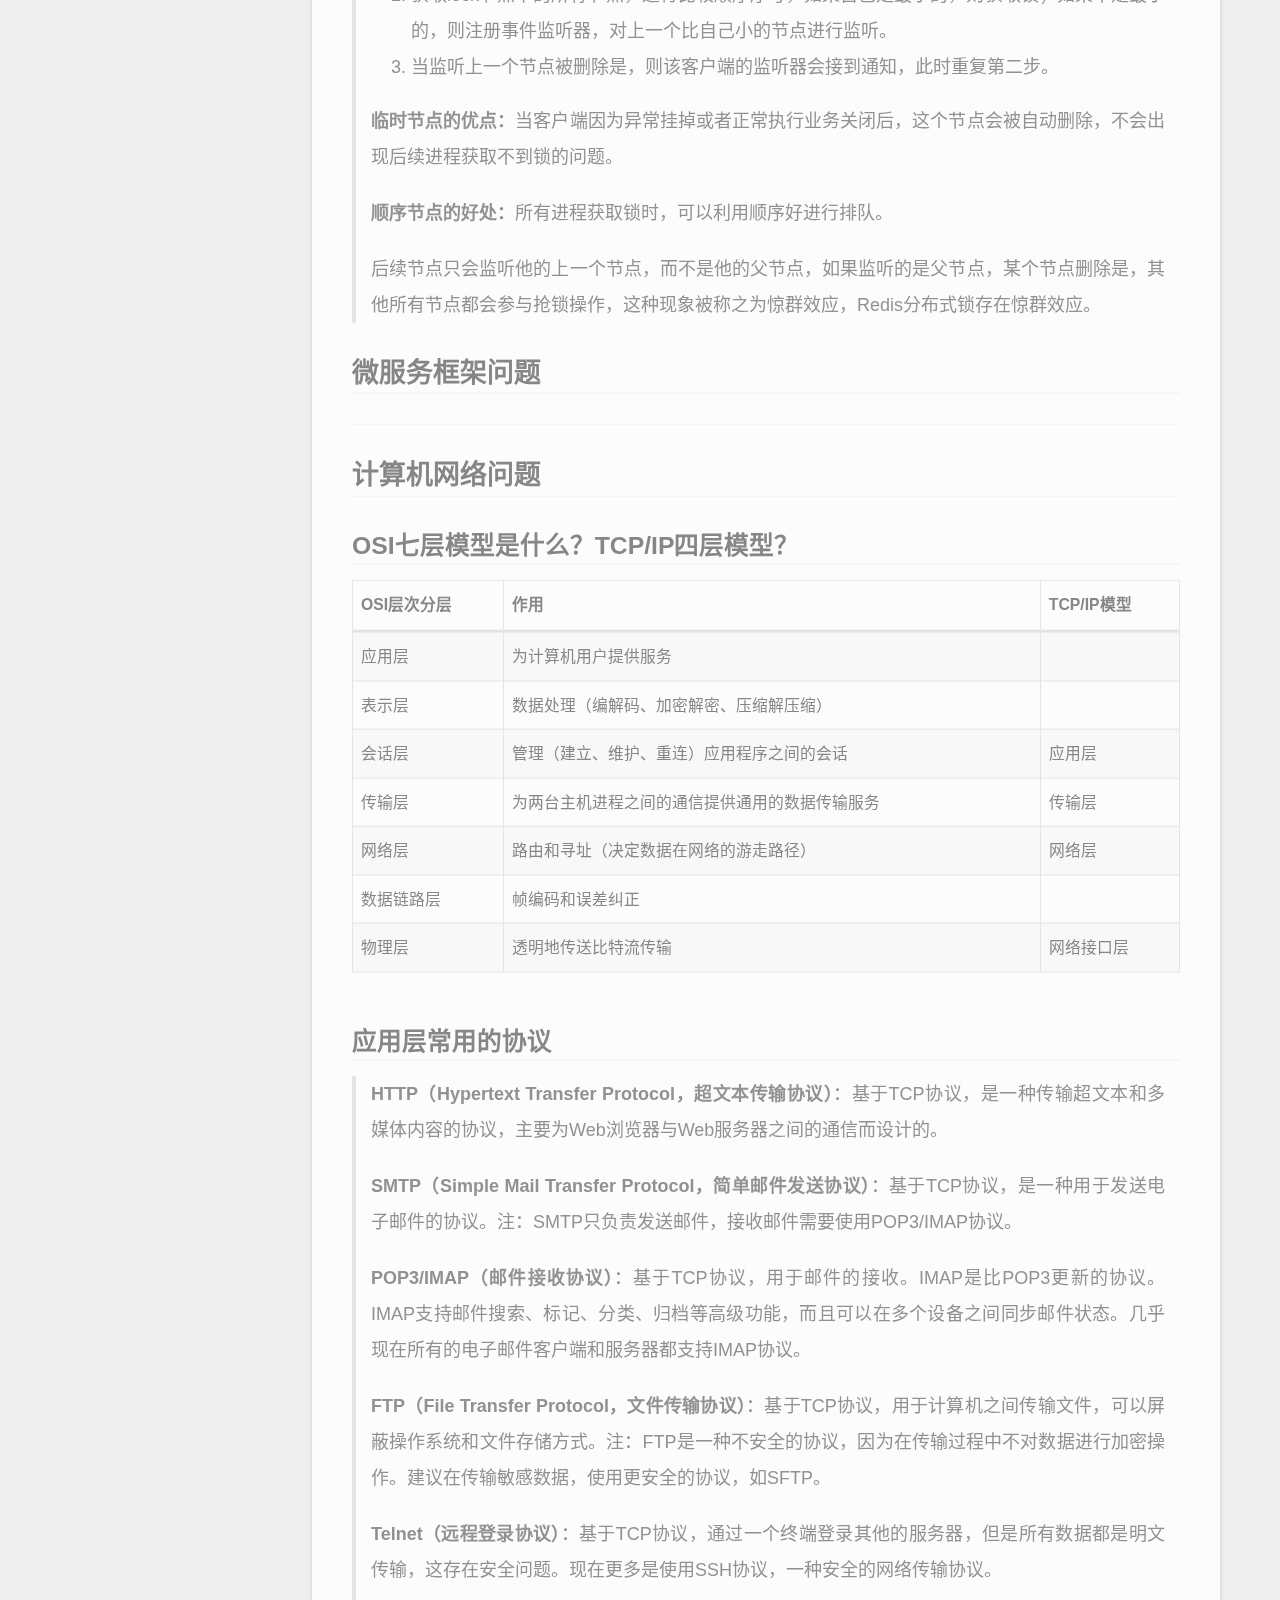
<file: 2023/07/07/Java八股文（架构）/index.html>
<!DOCTYPE html>
<html lang="zh-CN">
<head>
  <meta charset="UTF-8">
<meta name="viewport" content="width=device-width, initial-scale=1, maximum-scale=2">
<meta name="theme-color" content="#222">
<meta name="generator" content="Hexo 6.3.0">
  <link rel="apple-touch-icon" sizes="180x180" href="/images/apple-touch-icon-next.png">
  <link rel="icon" type="image/png" sizes="32x32" href="/images/favicon-32x32-next.png">
  <link rel="icon" type="image/png" sizes="16x16" href="/images/favicon-16x16-next.png">
  <link rel="mask-icon" href="/images/logo.svg" color="#222">

<link rel="stylesheet" href="/css/main.css">


<link rel="stylesheet" href="/lib/font-awesome/css/all.min.css">

<script id="hexo-configurations">
    var NexT = window.NexT || {};
    var CONFIG = {"hostname":"example.com","root":"/","scheme":"Gemini","version":"7.8.0","exturl":false,"sidebar":{"position":"left","display":"post","padding":18,"offset":12,"onmobile":false},"copycode":{"enable":false,"show_result":false,"style":null},"back2top":{"enable":true,"sidebar":false,"scrollpercent":false},"bookmark":{"enable":false,"color":"#222","save":"auto"},"fancybox":false,"mediumzoom":false,"lazyload":false,"pangu":false,"comments":{"style":"tabs","active":null,"storage":true,"lazyload":false,"nav":null},"algolia":{"hits":{"per_page":10},"labels":{"input_placeholder":"Search for Posts","hits_empty":"We didn't find any results for the search: ${query}","hits_stats":"${hits} results found in ${time} ms"}},"localsearch":{"enable":true,"trigger":"auto","top_n_per_article":1,"unescape":false,"preload":false},"motion":{"enable":true,"async":false,"transition":{"post_block":"fadeIn","post_header":"slideDownIn","post_body":"slideDownIn","coll_header":"slideLeftIn","sidebar":"slideUpIn"}},"path":"search.xml"};
  </script>

  <meta name="description" content="JVM问题什么是进程和线程？ 进程：进程是程序的一次执行过程，是系统运行的基本单位 线程：线程是比进程更小的执行单位，一个进程在其执行的过程中可以产生多个线程  内存泄露与内存溢出的区别 内存泄露：程序在申请内存后，无法释放已申请的内存空间 ThreadLocal内存泄露问题是怎么导致的？如何解决？ ThreadLocal中使用的Key为ThreadLocal的弱引用，但是Value是强引用，在垃">
<meta property="og:type" content="article">
<meta property="og:title" content="八股文（架构）">
<meta property="og:url" content="http://example.com/2023/07/07/Java%E5%85%AB%E8%82%A1%E6%96%87%EF%BC%88%E6%9E%B6%E6%9E%84%EF%BC%89/index.html">
<meta property="og:site_name" content="嘟嘟可大魔王">
<meta property="og:description" content="JVM问题什么是进程和线程？ 进程：进程是程序的一次执行过程，是系统运行的基本单位 线程：线程是比进程更小的执行单位，一个进程在其执行的过程中可以产生多个线程  内存泄露与内存溢出的区别 内存泄露：程序在申请内存后，无法释放已申请的内存空间 ThreadLocal内存泄露问题是怎么导致的？如何解决？ ThreadLocal中使用的Key为ThreadLocal的弱引用，但是Value是强引用，在垃">
<meta property="og:locale" content="zh_CN">
<meta property="og:image" content="http://example.com/pic/%E4%BA%8C%E7%BA%A7%E7%BC%93%E5%AD%98.png">
<meta property="og:image" content="http://example.com/pic/%E4%B8%89%E7%BA%A7%E7%BC%93%E5%AD%98.png">
<meta property="article:published_time" content="2023-07-07T02:35:29.562Z">
<meta property="article:modified_time" content="2023-07-07T02:39:50.440Z">
<meta property="article:author" content="yqlt">
<meta name="twitter:card" content="summary">
<meta name="twitter:image" content="http://example.com/pic/%E4%BA%8C%E7%BA%A7%E7%BC%93%E5%AD%98.png">

<link rel="canonical" href="http://example.com/2023/07/07/Java%E5%85%AB%E8%82%A1%E6%96%87%EF%BC%88%E6%9E%B6%E6%9E%84%EF%BC%89/">


<script id="page-configurations">
  // https://hexo.io/docs/variables.html
  CONFIG.page = {
    sidebar: "",
    isHome : false,
    isPost : true,
    lang   : 'zh-CN'
  };
</script>

  <title>八股文（架构） | 嘟嘟可大魔王</title>
  






  <noscript>
  <style>
  .use-motion .brand,
  .use-motion .menu-item,
  .sidebar-inner,
  .use-motion .post-block,
  .use-motion .pagination,
  .use-motion .comments,
  .use-motion .post-header,
  .use-motion .post-body,
  .use-motion .collection-header { opacity: initial; }

  .use-motion .site-title,
  .use-motion .site-subtitle {
    opacity: initial;
    top: initial;
  }

  .use-motion .logo-line-before i { left: initial; }
  .use-motion .logo-line-after i { right: initial; }
  </style>
</noscript>

  
  
</head>

<body itemscope itemtype="http://schema.org/WebPage">
  <div class="container use-motion">
    <div class="headband"></div>

    <header class="header" itemscope itemtype="http://schema.org/WPHeader">
      <div class="header-inner"><div class="site-brand-container">
  <div class="site-nav-toggle">
    <div class="toggle" aria-label="切换导航栏">
      <span class="toggle-line toggle-line-first"></span>
      <span class="toggle-line toggle-line-middle"></span>
      <span class="toggle-line toggle-line-last"></span>
    </div>
  </div>

  <div class="site-meta">

    <a href="/" class="brand" rel="start">
      <span class="logo-line-before"><i></i></span>
      <h1 class="site-title">嘟嘟可大魔王</h1>
      <span class="logo-line-after"><i></i></span>
    </a>
  </div>

  <div class="site-nav-right">
    <div class="toggle popup-trigger">
        <i class="fa fa-search fa-fw fa-lg"></i>
    </div>
  </div>
</div>




<nav class="site-nav">
  <ul id="menu" class="main-menu menu">
        <li class="menu-item menu-item-home">

    <a href="/" rel="section"><i class="fa fa-home fa-fw"></i>首页</a>

  </li>
        <li class="menu-item menu-item-tags">

    <a href="/tags/" rel="section"><i class="fa fa-tags fa-fw"></i>标签</a>

  </li>
        <li class="menu-item menu-item-categories">

    <a href="/categories/" rel="section"><i class="fa fa-th fa-fw"></i>分类</a>

  </li>
        <li class="menu-item menu-item-archives">

    <a href="/archives/" rel="section"><i class="fa fa-archive fa-fw"></i>归档</a>

  </li>
      <li class="menu-item menu-item-search">
        <a role="button" class="popup-trigger"><i class="fa fa-search fa-fw"></i>搜索
        </a>
      </li>
  </ul>
</nav>



  <div class="search-pop-overlay">
    <div class="popup search-popup">
        <div class="search-header">
  <span class="search-icon">
    <i class="fa fa-search"></i>
  </span>
  <div class="search-input-container">
    <input autocomplete="off" autocapitalize="off"
           placeholder="搜索..." spellcheck="false"
           type="search" class="search-input">
  </div>
  <span class="popup-btn-close">
    <i class="fa fa-times-circle"></i>
  </span>
</div>
<div id="search-result">
  <div id="no-result">
    <i class="fa fa-spinner fa-pulse fa-5x fa-fw"></i>
  </div>
</div>

    </div>
  </div>

</div>
    </header>

    
  <div class="back-to-top">
    <i class="fa fa-arrow-up"></i>
    <span>0%</span>
  </div>


    <main class="main">
      <div class="main-inner">
        <div class="content-wrap">
          

          <div class="content post posts-expand">
            

    
  
  
  <article itemscope itemtype="http://schema.org/Article" class="post-block" lang="zh-CN">
    <link itemprop="mainEntityOfPage" href="http://example.com/2023/07/07/Java%E5%85%AB%E8%82%A1%E6%96%87%EF%BC%88%E6%9E%B6%E6%9E%84%EF%BC%89/">

    <span hidden itemprop="author" itemscope itemtype="http://schema.org/Person">
      <meta itemprop="image" content="/images/avatar.png">
      <meta itemprop="name" content="yqlt">
      <meta itemprop="description" content="言念君子，温其如玉">
    </span>

    <span hidden itemprop="publisher" itemscope itemtype="http://schema.org/Organization">
      <meta itemprop="name" content="嘟嘟可大魔王">
    </span>
      <header class="post-header">
        <h1 class="post-title" itemprop="name headline">
          八股文（架构）
        </h1>

        <div class="post-meta">
            <span class="post-meta-item">
              <span class="post-meta-item-icon">
                <i class="far fa-calendar"></i>
              </span>
              <span class="post-meta-item-text">发表于</span>
              

              <time title="创建时间：2023-07-07 10:35:29 / 修改时间：10:39:50" itemprop="dateCreated datePublished" datetime="2023-07-07T10:35:29+08:00">2023-07-07</time>
            </span>

          <br>
            <span class="post-meta-item" title="本文字数">
              <span class="post-meta-item-icon">
                <i class="far fa-file-word"></i>
              </span>
                <span class="post-meta-item-text">本文字数：</span>
              <span>11k</span>
            </span>
            <span class="post-meta-item" title="阅读时长">
              <span class="post-meta-item-icon">
                <i class="far fa-clock"></i>
              </span>
                <span class="post-meta-item-text">阅读时长 &asymp;</span>
              <span>20 分钟</span>
            </span>

        </div>
      </header>

    
    
    
    <div class="post-body" itemprop="articleBody">

      
        <h1 id="JVM问题"><a href="#JVM问题" class="headerlink" title="JVM问题"></a>JVM问题</h1><h2 id="什么是进程和线程？"><a href="#什么是进程和线程？" class="headerlink" title="什么是进程和线程？"></a>什么是进程和线程？</h2><blockquote>
<p><strong>进程：</strong>进程是程序的一次执行过程，是系统运行的基本单位</p>
<p><strong>线程：</strong>线程是比进程更小的执行单位，一个进程在其执行的过程中可以产生多个线程</p>
</blockquote>
<h2 id="内存泄露与内存溢出的区别"><a href="#内存泄露与内存溢出的区别" class="headerlink" title="内存泄露与内存溢出的区别"></a>内存泄露与内存溢出的区别</h2><blockquote>
<p><strong>内存泄露：</strong>程序在申请内存后，无法释放已申请的内存空间</p>
<p><strong>ThreadLocal内存泄露问题是怎么导致的？如何解决？</strong></p>
<p>ThreadLocal中使用的Key为ThreadLocal的弱引用，但是Value是强引用，在垃圾回收时，key会被回收，但是Value是不会的，这样一来会出现Key为null的Entry，假如不做任何处理，Key为null的Entry永远都不会被回收，久而久之就造成了内存泄漏。使用完ThreadLocal建议调用remove方法。</p>
<p><strong>内存溢出：</strong>程序申请内存时，没有足够的内存空间供其使用（OOM问题 OutOfMemory）</p>
</blockquote>
<h2 id="JVM的内存结构"><a href="#JVM的内存结构" class="headerlink" title="JVM的内存结构"></a>JVM的内存结构</h2><blockquote>
<ul>
<li>堆</li>
<li>栈：由一个个栈帧组成</li>
<li>本地方法栈</li>
<li>程序计数器</li>
<li>方法区（元空间）</li>
</ul>
</blockquote>
<h2 id="Java对象的创建过程"><a href="#Java对象的创建过程" class="headerlink" title="Java对象的创建过程"></a>Java对象的创建过程</h2><blockquote>
<p>① 类加载检查：先去常量池中去定位这个类的符号引用，并检查这个符号引用代表的类是否被加载过、解析和初始化过，没有，执行相对应的类加载过程（双亲委派机制）</p>
<p>② 分配内存：虚拟机为新生对象分配内存，为对象分配空间的任务等同于把一块确定大小的内存从 Java 堆中划分出来。分配方式有<strong>“指针碰撞”</strong>和<strong>“空闲列表”</strong> 两种，<strong>选择哪种分配方式由 Java 堆是否规整决定，而 Java 堆是否规整又由所采用的垃圾收集器是否带有压缩整理功能决定。</strong></p>
<p>​	<strong>指针碰撞：</strong>适用场景：堆内存规整的情况下</p>
<p>​						原理：用过的内存全部整合到一边，没有用过的内存放在另一边，中间有一个分界指针，只需									要向着没用过的内存方向将该指针移动对象内存大小位置即可。</p>
<p>​						GC收集器：Serial，ParNew</p>
<p>​	<strong>空闲列表：</strong>使用场景：堆内存不完整的情况下</p>
<p>​						原理：虚拟机维护一个列表，该列表记录哪个内存块是可用的，分配的时候，找一块足够大的									内存块分配给对象实例，最后更新列表记录。</p>
<p>​						GC收集器：CMS</p>
<p>​	Java堆内存是否完整取决于GC收集器的算法是”标记-清除“，还是”标记-整理“，复制算法堆内存也是完整的。（垃圾回收算法：分代收集理论，标记-复制算法，标记-整理算法，标记-清楚算法）</p>
<p>​	<strong>内存分配并发问题：</strong></p>
<p>​		CAS+失败重试： CAS 是乐观锁的一种实现方式。所谓乐观锁就是，每次不加锁而是假设没有冲突而去完成某项操作，如果因为冲突失败就重试，直到成功为止。<strong>虚拟机采用 CAS 配上失败重试的方式保证更新操作的原子性。</strong></p>
<p>​		TLAB(Thread Local Allocation Buffer，本地线程分配缓冲)：为每一个线程预先在Eden区分配一块内存，JVM给线程中的对象分配内存时，会优先在TLAB中分配，当TLAB中的内存用尽时，再采用上述的CAS进行内存分配。</p>
<p>③ 初始化</p>
<p>​	内存分配完，虚拟机将分配到的内存空间都初始化为零值（不包含对象头），这一步操作保障了对象的实例在Java代码中可以不赋初始值就可以直接使用，程序可以直接访问到这些字段的数据类型所对应的零值。</p>
<p>④ 设置对象头</p>
<p>​	初始化完成，虚拟机堆对象进行必要的设置。例如该对象是哪个类的实例、如何能找到类的元数据信息、该对象的哈希码、对象的GC分代年龄等信息，这些信息都会存放在对象头中。另外，虚拟机会根据当前的运行状态，如是否启用偏向锁，对象头会有不同的设置方式。</p>
<p>⑤ 执行init方法</p>
<p>​	上述步骤完成，在虚拟机的角度看，一个新的对象已经创建完成，但是在JAVA程序的角度来看，对象创建才刚开始，init方法没有执行，所有字段都是零。执行new指令之后会接着执行init方法，把对象按照程序员的意愿进行初始化，这样真正可用的对象才算完整产生出来。</p>
</blockquote>
<h2 id="如何打破双亲委派机制？"><a href="#如何打破双亲委派机制？" class="headerlink" title="如何打破双亲委派机制？"></a>如何打破双亲委派机制？</h2><figure class="highlight java"><table><tr><td class="gutter"><pre><span class="line">1</span><br><span class="line">2</span><br><span class="line">3</span><br><span class="line">4</span><br><span class="line">5</span><br><span class="line">6</span><br><span class="line">7</span><br><span class="line">8</span><br><span class="line">9</span><br><span class="line">10</span><br><span class="line">11</span><br><span class="line">12</span><br><span class="line">13</span><br><span class="line">14</span><br><span class="line">15</span><br><span class="line">16</span><br><span class="line">17</span><br><span class="line">18</span><br><span class="line">19</span><br><span class="line">20</span><br></pre></td><td class="code"><pre><span class="line"><span class="keyword">public</span> <span class="keyword">class</span> <span class="title class_">PrintClassLoaderTree</span> &#123;</span><br><span class="line"></span><br><span class="line">    <span class="keyword">public</span> <span class="keyword">static</span> <span class="keyword">void</span> <span class="title function_">main</span><span class="params">(String[] args)</span> &#123;</span><br><span class="line"></span><br><span class="line">        <span class="type">ClassLoader</span> <span class="variable">classLoader</span> <span class="operator">=</span> PrintClassLoaderTree.class.getClassLoader();</span><br><span class="line"></span><br><span class="line">        <span class="type">StringBuilder</span> <span class="variable">split</span> <span class="operator">=</span> <span class="keyword">new</span> <span class="title class_">StringBuilder</span>(<span class="string">&quot;|--&quot;</span>);</span><br><span class="line">        <span class="type">boolean</span> <span class="variable">needContinue</span> <span class="operator">=</span> <span class="literal">true</span>;</span><br><span class="line">        <span class="keyword">while</span> (needContinue)&#123;</span><br><span class="line">            System.out.println(split.toString() + classLoader);</span><br><span class="line">            <span class="keyword">if</span>(classLoader == <span class="literal">null</span>)&#123;</span><br><span class="line">                needContinue = <span class="literal">false</span>;</span><br><span class="line">            &#125;<span class="keyword">else</span>&#123;</span><br><span class="line">                classLoader = classLoader.getParent();</span><br><span class="line">                split.insert(<span class="number">0</span>, <span class="string">&quot;\t&quot;</span>);</span><br><span class="line">            &#125;</span><br><span class="line">        &#125;</span><br><span class="line">    &#125;</span><br><span class="line"></span><br><span class="line">&#125;</span><br></pre></td></tr></table></figure>

<p>结果：</p>
<figure class="highlight text"><table><tr><td class="gutter"><pre><span class="line">1</span><br><span class="line">2</span><br><span class="line">3</span><br></pre></td><td class="code"><pre><span class="line">|--sun.misc.Launcher$AppClassLoader@18b4aac2</span><br><span class="line">    |--sun.misc.Launcher$ExtClassLoader@53bd815b</span><br><span class="line">        |--null</span><br></pre></td></tr></table></figure>

<blockquote>
<p>由于BootstrapClassLoader是C++实现的，在Java中没有相对应的类，所以拿到的值为null。</p>
<p> 除了BootstrapClassLoader之外，其余类加载器都是继承自java.lang.ClassLoader。打破双亲委派机制就需要我们自定义类加载器，继承ClassLoader抽象类即可，并重写loadClass()方法，不盲目向上寻找，就是打破了JVM的双亲委派机制；如果不打破该机制，只需重写findClass()方法。</p>
<p>如：Tomcat就打破就双亲委派机制。</p>
</blockquote>
<h1 id="Redis问题"><a href="#Redis问题" class="headerlink" title="Redis问题"></a>Redis问题</h1><h2 id="缓存击穿，缓存穿透，缓存雪崩的区别以及解决方法"><a href="#缓存击穿，缓存穿透，缓存雪崩的区别以及解决方法" class="headerlink" title="缓存击穿，缓存穿透，缓存雪崩的区别以及解决方法"></a>缓存击穿，缓存穿透，缓存雪崩的区别以及解决方法</h2><blockquote>
<p><strong>缓存击穿：</strong>缓存中存在该数据，但是当请求发送过来时，数据刚好过期，导致大量的请求并发打到数据库，导致数据库宕机</p>
<p>解决方案：</p>
<p>① 条件允许下，可以将热点数据设置为永久数据</p>
<p>② 使用分布式锁，拿到锁的请求才能去访问数据库</p>
</blockquote>
<blockquote>
<p><strong>缓存穿透：</strong>大量请求一个不存的空数据，缓存中并没有这个空数据的key，导致大量请求去访问数据库，数据库因为压力而宕机</p>
<p>解决方案：</p>
<p>① 在缓存中存入一个空对像的key</p>
<p>②使用布隆过滤器，在请求缓存之前就做一层判断，如果存在就去访问缓存，如果不存在就直接返回。（注：布隆过滤器存在一定的误判率）</p>
</blockquote>
<blockquote>
<p><strong>缓存雪崩：</strong>与缓存击穿相类似，只不过缓存雪崩是大量的key同一时间失效，导致请求全部打到数据库上</p>
<p>解决方案：</p>
<p>① 给数据设置不同的过期时间，尽量避免数据同时过期</p>
<p>② 熔断机制，保障一部分人的正常使用</p>
<p>③ 提高数据库的容灾能力，使用分库分表，读写分离的策略</p>
<p>④ 搭建redis集群</p>
</blockquote>
<h2 id="Redis-常用数据结构"><a href="#Redis-常用数据结构" class="headerlink" title="Redis 常用数据结构"></a>Redis 常用数据结构</h2><blockquote>
<p>① string（字符串）</p>
<p>② list（列表）：存储一个有序的字符串集合，支持快速添加、删除和获取元素，以及支持通过索引查找元素</p>
<p>③ set（集合）：存储的是无序的元素集合，并支持集合间的基本集合运算，如交集、并集、差集等。</p>
<p>④ hash（散列表）：通过key-value存储数据，key为字符串类型，value为字符串和整数型</p>
<p>⑤ zset（有序集合）：存储的是一个有序的字符串集合，每个元素都有一个关联的分数，可以通过分数进行排序和范围查询。</p>
</blockquote>
<h3 id="底层数据结构"><a href="#底层数据结构" class="headerlink" title="底层数据结构"></a>底层数据结构</h3><blockquote>
<p>散列、列表、跳跃表</p>
</blockquote>
<h2 id="持久化方案"><a href="#持久化方案" class="headerlink" title="持久化方案"></a>持久化方案</h2><blockquote>
<p><strong>AOF:</strong> 将Redis所执行的所有指令都记录下来，在下次Redis重启时，只需要执行指令就可以了。</p>
<p>实现方式：配置文件中开启aof支持，redis服务器启动时，会直接fork一个子线程，会直接在数据目录下创建aof文件，但是文件内容为空，后续每一个操作指令都会被保存在这个文件中。</p>
<p>优点：数据丢失的风险大大降低，最多丢失1秒的数据</p>
<p>缺点：数据文件比rdb大，使用aop文件进行数据恢复的时候速度较慢</p>
<p>优化方式：当aof文件较大时，可以手动重写，输入bgrewriteaof，也可以自动重写，两个参数auto-aof-rewrite-percentage（比例，下一次文件大小与上一次文件大小的比较） 和auto-aof-rewrite-min-size（触发重写时的文件最大值）</p>
<p>注：由于重写也是主线程重新fork一个子线程，去进行数据操作，fork子线程会带来redis服务器的性能损耗，重写的频率不要太频繁。</p>
</blockquote>
<blockquote>
<p><strong>RDB:</strong> 定期更新，定期将Redis中的数据生成的快照同步到磁盘等介质上，磁盘上保存的是Redis 的内存快照。</p>
<p>实现方式：</p>
<p>​	① save ：在当前的Redis服务器进程进行RDB持久化，会阻塞其他客户端的指令，禁止使用</p>
<p>​	② bgsave：基于当前的Redis服务器fork一个子线程去执行RDB持久化，不会阻塞其他客户端的指令</p>
<p>优点：数据文件比AOF小，使用RDB恢复数据速度较快</p>
<p>缺点：比较耗时，存在丢失数据的风险。</p>
</blockquote>
<blockquote>
<p><strong>混合型持久化方案：</strong>aof-use-rdb-preamble yes配置文件</p>
<p>特点：</p>
<p>​	① Redis4.0之后默认开启，之前是RDB</p>
<p>​	② 开启后，aof重写的部分会以RDB方式保存，后续的操作依旧以aop指令形式保存</p>
<p><strong>选择方案：</strong></p>
<ul>
<li>追求恢复效率，对数据安全要求不高，选择RDB</li>
<li>不追求恢复效率，对数据要求高，选择AOF</li>
<li>既要追求恢复效率，对数据要求高，选择混合型持久化</li>
</ul>
</blockquote>
<h2 id="Redis的淘汰策略"><a href="#Redis的淘汰策略" class="headerlink" title="Redis的淘汰策略"></a>Redis的淘汰策略</h2><h3 id="删除方式："><a href="#删除方式：" class="headerlink" title="删除方式："></a>删除方式：</h3><ol>
<li><p><strong>定时删除：</strong>Redis未使用</p>
</li>
<li><p><strong>定期删除：</strong>Redis中的数据过期后，会将过期数据的键记录到过期字典中，在服务器内部中，有一个专门的线程去扫描这个过期字典，将过期字典中过期的键对应的值删除，所以过期数据不是立即删除。</p>
</li>
<li><p><strong>惰性删除：</strong>当我们去获取一个过期的键的值时，如果这个键没有被定期删除，我们也不会获取到这个值，redis服务器会直接删除这个值。</p>
<blockquote>
<p>注：惰性删除的触发机制是需要自动获取那个键对应的值，如果键过期了，但是没有主动去获取，那么这个键对应的值就会一直留在redis内存中，造成内存浪费。</p>
</blockquote>
</li>
</ol>
<h3 id="淘汰策略："><a href="#淘汰策略：" class="headerlink" title="淘汰策略："></a>淘汰策略：</h3><h3 id="常见的淘汰算法："><a href="#常见的淘汰算法：" class="headerlink" title="常见的淘汰算法："></a>常见的淘汰算法：</h3><ul>
<li>LRU算法：基于数据的历史访问记录来进行淘汰，及缓存数据最近被访问的数据会被保留下来，而没被访问的数据会被清楚。实现方式可以是使用一个列表记录所有的缓存数据，每当有数据被访问时，将数据移动到最前端，当缓存满时，淘汰列表最后的数据。</li>
<li>LFU算法：基于数据的访问频度来进行淘汰，及缓存数据访问频度较高的数据会被保留下来，而访问频度较低的数据会被清除。该算法的实现方式可以使用一个计数器来记录每个数据的访问频度，当缓存满时，淘汰使用频度最低的数据，如果多个数据使用频度一样，则选择最近最少使用的数据进行淘汰。</li>
</ul>
<figure class="highlight txt"><table><tr><td class="gutter"><pre><span class="line">1</span><br><span class="line">2</span><br><span class="line">3</span><br><span class="line">4</span><br><span class="line">5</span><br><span class="line">6</span><br><span class="line">7</span><br><span class="line">8</span><br><span class="line">9</span><br><span class="line">10</span><br></pre></td><td class="code"><pre><span class="line"># 1）volatile-lru   利用LRU算法移除设置过过期时间的key (LRU:最近使用 Least Recently Used ) </span><br><span class="line"># 3）volatile-random 移除设置过过期时间的随机key</span><br><span class="line"># 5）volatile-lfu：在内存不足时，Redis会在设置过了生存时间的key中干掉一个最少频次使用的key。</span><br><span class="line"># 7）volatile-ttl   移除即将过期的key(minor TTL) </span><br><span class="line"></span><br><span class="line"># 2）allkeys-lru   利用LRU算法移除任何key </span><br><span class="line"># 4）allkeys-random  移除随机key </span><br><span class="line"># 6）allkeys-lfu：在内存不足时，Redis会在全部的key中干掉一个最少频次使用的key。</span><br><span class="line"></span><br><span class="line"># 8）noeviction  不移除任何key，只是返回一个写错误 。默认选项</span><br></pre></td></tr></table></figure>

<h2 id="Redis的分布式锁实现"><a href="#Redis的分布式锁实现" class="headerlink" title="Redis的分布式锁实现"></a>Redis的分布式锁实现</h2><h1 id="Spring问题"><a href="#Spring问题" class="headerlink" title="Spring问题"></a>Spring问题</h1><h2 id="Spring的事务传播行为："><a href="#Spring的事务传播行为：" class="headerlink" title="Spring的事务传播行为："></a>Spring的事务传播行为：</h2><table>
<thead>
<tr>
<th>正确的事务传播行为</th>
<th></th>
</tr>
</thead>
<tbody><tr>
<td>REQUIRED</td>
<td>使用最多的一种事务传播行为，@Transactional默认传播行为。如果当前存在事务，则加入；没有，则创建一个事务</td>
</tr>
<tr>
<td>REQUIRES_NEW</td>
<td>创建一个新的事务，如果当前存在事务，则挂起当前事务，被此传播行为修饰的内部方法会新开启自己的事务，且开启的事务相互独立，互不干扰</td>
</tr>
<tr>
<td>NESTED</td>
<td>如果当前存在事务，则创建一个事务作为当前事务的嵌套事务来运行；如果当前没有事务，则创建一个新的事务</td>
</tr>
<tr>
<td>MANDATORY</td>
<td>如果存在事务，则加入事务；没有事务，则抛出异常</td>
</tr>
</tbody></table>
<table>
<thead>
<tr>
<th>错误的事务传播行为</th>
<th></th>
</tr>
</thead>
<tbody><tr>
<td>SUPPORTS</td>
<td>如果存在事务，则加入该事务；如果没有事务，则以非事务的方式继续运行</td>
</tr>
<tr>
<td>NOT_SOPPORTED</td>
<td>以非事务的方式运行，如果存在事务，则挂起当前事务</td>
</tr>
<tr>
<td>NEVER</td>
<td>以非事务方式运行，如果当前存在事务，则抛出异常</td>
</tr>
</tbody></table>
<h2 id="Spring事务什么情况下会失效"><a href="#Spring事务什么情况下会失效" class="headerlink" title="Spring事务什么情况下会失效"></a>Spring事务什么情况下会失效</h2><blockquote>
<p><a target="_blank" rel="noopener" href="https://cloud.tencent.com/developer/article/2233995">Spring事务失效的12种场景-腾讯云开发者社区-腾讯云 (tencent.com)</a></p>
</blockquote>
<h2 id="BeanFactory和ApplicationContext的区别"><a href="#BeanFactory和ApplicationContext的区别" class="headerlink" title="BeanFactory和ApplicationContext的区别"></a>BeanFactory和ApplicationContext的区别</h2><blockquote>
<p><strong>两者的关系：</strong></p>
<p>​	BeanFactory是Spring框架最核心的接口，提供了loc的配置机制；ApplicationContext继承了BeanFactory接口，拥有BeanFactory所有功能。一般称BeanFactory为IoC容器，而称ApplicationContext为应用上下文。y</p>
<p><strong>两者的区别：</strong></p>
<p>​	BeanFactory是懒加载，ApplicationContext则在初始化应用上下文时就实例化所有单实例的Bean，可以指定为延迟加载。</p>
<p> BeanFactory在初始化容器时，并未实例化Bean，如果Bean的某一个属性没有注入，BeanFacotry加载后，直至首次调用getBean方法才会抛出异常；而ApplicationContext则在初始化应用上下文时初始化所有单实例的Bean，这样有利于检查所依赖属性是否已经注入。综上所述，通常情况下我们首选ApplicationContext。</p>
<p>  由于ApplicationContext会预先初始化所有的Singleton Bean，于是在系统创建前期会有较大的系统开销，但一旦ApplicationContext初始化完成，程序后面获取Singleton Bean实例时候将有较好的性能。</p>
</blockquote>
<h2 id="Spring的循环依赖问题如何解决："><a href="#Spring的循环依赖问题如何解决：" class="headerlink" title="Spring的循环依赖问题如何解决："></a>Spring的循环依赖问题如何解决：</h2><blockquote>
<p>再解决问题之前，引入一个spring的三级缓存概念：</p>
<table>
<thead>
<tr>
<th align="center">缓存名称</th>
<th align="center">源码名称</th>
<th align="center">作用</th>
</tr>
</thead>
<tbody><tr>
<td align="center">一级缓存</td>
<td align="center">singletonObjects</td>
<td align="center">单例池，缓存已经经历了完整的生命周期，已经初始化完成的bean对象</td>
</tr>
<tr>
<td align="center">二级缓存</td>
<td align="center">earlySingletonObjects</td>
<td align="center">缓存早期的bean对象（生命周期还没走完）</td>
</tr>
<tr>
<td align="center">三级缓存</td>
<td align="center">singletonFactories</td>
<td align="center">缓存的是ObjectFactory，表示对象工厂，用来创建某个对象</td>
</tr>
</tbody></table>
<p><strong>Bean的生命周期：</strong></p>
<p>构造函数 —&gt; 依赖注入 —&gt; 检查是否继承Aware接口 —&gt;  BeanPostProcessr#before —&gt; 初始化方法 —&gt; BeanPostProcessr#after —&gt;销毁bean</p>
<p><strong>一级缓存和二级缓存解决（一般对象，不能是代理对象）</strong>：</p>
<p>A对象和B对象相会依赖，当A对象运行到依赖注入时，未完成的A对象被存储在二级缓存中，B对象进行创建时，会从二级缓存中获取A对象，进行对象的创建，并存入一级缓存中，这是A对象将从一级缓存取出B对象完成对象的创建。</p>
<p><img src="/../pic/%E4%BA%8C%E7%BA%A7%E7%BC%93%E5%AD%98.png"></p>
<p><strong>三级缓存解决（代理对象）：</strong></p>
<p>A对象和B对象相互依赖，A对象进行实例化时，会生成一个ObjectFactory放入三级缓存中，这时B对象进行实例化，也会生成一个ObjectFactory放入三级缓存中，A对象的ObjectFactory会根据B对象需要的对象形式进行生成相对应的对象，并将其放入二级缓存中，这是B对象完成依赖注入，放入一级缓存缓存中，A对象在一级缓存中获取B对象，完成初始化。</p>
<p><img src="/../pic/%E4%B8%89%E7%BA%A7%E7%BC%93%E5%AD%98.png"></p>
<p><strong>上述缓存机制主要解决的是已经执行了构造方法的依赖问题，那么在构造方法中的依赖问题如何解决？</strong></p>
<p>使用懒加载的形式解决构造方法中的依赖问题，@Lazy注解</p>
</blockquote>
<h2 id="SpringMVC的请求处理流程："><a href="#SpringMVC的请求处理流程：" class="headerlink" title="SpringMVC的请求处理流程："></a>SpringMVC的请求处理流程：</h2><blockquote>
<p>首先是SpringMVC的核心组件：</p>
<p>1、<strong>DispatcherServlet：中央处理器</strong>，负责接收请求、分发，并给予客户端响应。</p>
<p>2、<strong>HandlerMapping：处理器映射器</strong>，根据uri去匹配查找能处理的Handler，并会将请求涉及到的拦截器和Handler一起封装。</p>
<p>3、<strong>HandlerAdapter：处理器适配器</strong>，根据HandlerMapping找到的Handler，适配执行对应的Handler。</p>
<p>4、<strong>Handler：请求处理器</strong>，处理实际请求的处理器。</p>
<p>5、<strong>ViewResolver：视图解析器</strong>，根据Handler返回的逻辑视图&#x2F;视图，解析并渲染真正的视图，并传递给DispatcherServlet响应到客户端。</p>
<p><strong>流程说明（传统不分离项目流程）：</strong></p>
<p>① 客户端发送请求，DispatchedServlet拦截请求。</p>
<p>② DispatcherServlet根据请求信息调用HandlerMapping，Handler根据uri去匹配查找能处理的Handler（处理程序，也就是Controller），并将涉及到的拦截器和Handler一起封装，返回给DispatcherServlet。</p>
<p>③ DispatcherServlet调用HandlerAdapter适配器执行Handler。</p>
<p>④ Handler完成对用户请求的处理后，会返回一个ModelAndView对象给DispatcherServlet，ModelAndView包含了数据模型以及对应的视图信息。</p>
<p>⑤ ViewResolver根据逻辑View找到实际的View。</p>
<p>⑥ DispatcherServlet将返回的Model传给View进行渲染。</p>
<p>⑦ 将view放回给请求者。</p>
<p><strong>流程说明（前后端分离项目流程）：</strong></p>
<p>① 客户端发送请求，DispatchedServlet拦截请求。</p>
<p>② DispatcherServlet根据请求信息调用HandlerMapping，Handler根据uri去匹配查找能处理的Handler（处理程序，也就是Controller），并将涉及到的拦截器和Handler一起封装，返回给DispatcherServlet。</p>
<p>③ DispatcherServlet调用HandlerAdapter适配器执行Handler。</p>
<p>④ 接口加上了@ResponseBody</p>
<p>⑤ 通过HttpMessageConverter来返回结果转化未JSON并响应</p>
</blockquote>
<h2 id="SpringBoot的起步器原理"><a href="#SpringBoot的起步器原理" class="headerlink" title="SpringBoot的起步器原理"></a>SpringBoot的起步器原理</h2><blockquote>
<p>@SpringBootApplication注解为一个复合注解，其包含的@EnableAutoConfiguration会自动装配，这是SpringBoot的核心注解。@EnableAutoConfiguration中引入了AutoConfigurationImportSelector类，该类中的getCandidateConfiguration方法会将所有自动配置的信息以List的形式返回，这些信息是以键值对的方式存储在META-INF&#x2F;spring.factories文件中。</p>
<p>@Conditional条件判断，SpringBoot自动装配了大量的配置类，但是不是所有都是一开始就被加载，要满足一些条件才会被加载。@Conditional就是条件判断，只有满足其中的条件，才会被加载，大大提高了SpringBoot的性能。</p>
</blockquote>
<h1 id="MySQL问题"><a href="#MySQL问题" class="headerlink" title="MySQL问题"></a>MySQL问题</h1><h2 id="并发事务会什么问题呢？"><a href="#并发事务会什么问题呢？" class="headerlink" title="并发事务会什么问题呢？"></a>并发事务会什么问题呢？</h2><p><strong>1、脏读</strong></p>
<blockquote>
<p>一个事务读取数据并且对数据进行了修改，这个修改对其他事务是可见的，即使该事务没有提交。这时另一个事务读取了改数据，但第一个事务突然回滚，导致数据并没有被提交到数据库，那第二个的事务读取的就是脏数据，这就是脏读。</p>
</blockquote>
<p><strong>2、不可重复读</strong></p>
<blockquote>
<p>一个事务内多次读同一个数据，在这个事务没有结束时，另一个事务也访问了这个数据，那么在第一次事务两次读取数据之间，第二个事务对数据进行了修改，导致第一次事务两次读取的数据不同，这就是不可重复读。</p>
</blockquote>
<p><strong>3、幻读</strong></p>
<blockquote>
<p>发生在一个事务读取了几行数据，另一个事务插入了一些数据，在随后的查询中，第一个事务读取的数据有一些不同，就好像发生了幻觉一样，被称为幻读。</p>
</blockquote>
<h3 id="不可重复读和幻读的区别"><a href="#不可重复读和幻读的区别" class="headerlink" title="不可重复读和幻读的区别"></a>不可重复读和幻读的区别</h3><blockquote>
<ul>
<li>不可重复读的重点是内容修改或者记录减少</li>
<li>幻读的重点在于记录新增</li>
</ul>
<p>幻读其实可以看作不可重复读的一种特殊情况，单独区分幻读的主要原因是要解决幻读和不可重复读的方案不同。</p>
</blockquote>
<h2 id="MySQL的日志文件："><a href="#MySQL的日志文件：" class="headerlink" title="MySQL的日志文件："></a>MySQL的日志文件：</h2><h1 id="Zookpeer问题"><a href="#Zookpeer问题" class="headerlink" title="Zookpeer问题"></a>Zookpeer问题</h1><h2 id="实现分布式锁"><a href="#实现分布式锁" class="headerlink" title="实现分布式锁"></a>实现分布式锁</h2><blockquote>
<p>核心思想：客户端获取锁，则创建节点，使用完锁，则删除节点</p>
<p>实现步骤：</p>
<ol>
<li>客户端获取锁时，在lock节点创建临时顺序+监听节点</li>
<li>获取lock节点下的所有节点，进行比较顺序序号，如果自己是最小的，则获取锁；如果不是最小的，则注册事件监听器，对上一个比自己小的节点进行监听。</li>
<li>当监听上一个节点被删除是，则该客户端的监听器会接到通知，此时重复第二步。</li>
</ol>
<p><strong>临时节点的优点：</strong>当客户端因为异常挂掉或者正常执行业务关闭后，这个节点会被自动删除，不会出现后续进程获取不到锁的问题。</p>
<p><strong>顺序节点的好处：</strong>所有进程获取锁时，可以利用顺序好进行排队。</p>
<p>后续节点只会监听他的上一个节点，而不是他的父节点，如果监听的是父节点，某个节点删除是，其他所有节点都会参与抢锁操作，这种现象被称之为惊群效应，Redis分布式锁存在惊群效应。</p>
</blockquote>
<h1 id="微服务框架问题"><a href="#微服务框架问题" class="headerlink" title="微服务框架问题"></a>微服务框架问题</h1><h2 id=""><a href="#" class="headerlink" title=""></a></h2><h1 id="计算机网络问题"><a href="#计算机网络问题" class="headerlink" title="计算机网络问题"></a>计算机网络问题</h1><h2 id="OSI七层模型是什么？TCP-x2F-IP四层模型？"><a href="#OSI七层模型是什么？TCP-x2F-IP四层模型？" class="headerlink" title="OSI七层模型是什么？TCP&#x2F;IP四层模型？"></a>OSI七层模型是什么？TCP&#x2F;IP四层模型？</h2><table>
<thead>
<tr>
<th>OSI层次分层</th>
<th>作用</th>
<th>TCP&#x2F;IP模型</th>
</tr>
</thead>
<tbody><tr>
<td>应用层</td>
<td>为计算机用户提供服务</td>
<td></td>
</tr>
<tr>
<td>表示层</td>
<td>数据处理（编解码、加密解密、压缩解压缩）</td>
<td></td>
</tr>
<tr>
<td>会话层</td>
<td>管理（建立、维护、重连）应用程序之间的会话</td>
<td>应用层</td>
</tr>
<tr>
<td>传输层</td>
<td>为两台主机进程之间的通信提供通用的数据传输服务</td>
<td>传输层</td>
</tr>
<tr>
<td>网络层</td>
<td>路由和寻址（决定数据在网络的游走路径）</td>
<td>网络层</td>
</tr>
<tr>
<td>数据链路层</td>
<td>帧编码和误差纠正</td>
<td></td>
</tr>
<tr>
<td>物理层</td>
<td>透明地传送比特流传输</td>
<td>网络接口层</td>
</tr>
</tbody></table>
<h2 id="应用层常用的协议"><a href="#应用层常用的协议" class="headerlink" title="应用层常用的协议"></a>应用层常用的协议</h2><blockquote>
<p><strong>HTTP（Hypertext Transfer Protocol，超文本传输协议）</strong>：基于TCP协议，是一种传输超文本和多媒体内容的协议，主要为Web浏览器与Web服务器之间的通信而设计的。</p>
<p><strong>SMTP（Simple Mail Transfer Protocol，简单邮件发送协议）</strong>：基于TCP协议，是一种用于发送电子邮件的协议。注：SMTP只负责发送邮件，接收邮件需要使用POP3&#x2F;IMAP协议。</p>
<p><strong>POP3&#x2F;IMAP（邮件接收协议）</strong>：基于TCP协议，用于邮件的接收。IMAP是比POP3更新的协议。IMAP支持邮件搜索、标记、分类、归档等高级功能，而且可以在多个设备之间同步邮件状态。几乎现在所有的电子邮件客户端和服务器都支持IMAP协议。</p>
<p><strong>FTP（File Transfer Protocol，文件传输协议）</strong>：基于TCP协议，用于计算机之间传输文件，可以屏蔽操作系统和文件存储方式。注：FTP是一种不安全的协议，因为在传输过程中不对数据进行加密操作。建议在传输敏感数据，使用更安全的协议，如SFTP。</p>
<p><strong>Telnet（远程登录协议）</strong>：基于TCP协议，通过一个终端登录其他的服务器，但是所有数据都是明文传输，这存在安全问题。现在更多是使用SSH协议，一种安全的网络传输协议。</p>
<p><strong>SSH（Secure Shell Protocol）</strong>：基于TCP协议，通过加密和认证机制实现安全的访问和文件传输等业务。</p>
<p><strong>RTP（Real-time Transport Protocol，实时传输协议）</strong>：基于UDP协议，支持TCP协议，提供了实时传输数据的功能，但不包含资源预留存、不保证传输质量，这些功能由WebRTP实现。</p>
<p><strong>DNS（Domain Name System，域名管理系统）</strong>：基于UDP协议，用于解决域名和IP地址的映射问题。</p>
</blockquote>
<h2 id="传输层常见的协议"><a href="#传输层常见的协议" class="headerlink" title="传输层常见的协议"></a>传输层常见的协议</h2><blockquote>
<p><strong>TCP（Transmission Control Protocol，传输控制协议）</strong>：提供面向连接的，可靠的数据传输服务。</p>
<p><strong>UDP（User Datagram Protocol，用户数据协议）</strong>：提供无连接的，尽最大努力的数据传输服务（不保证数据传输的可靠性），简单高效。</p>
</blockquote>
<h2 id="网络层常见的协议"><a href="#网络层常见的协议" class="headerlink" title="网络层常见的协议"></a>网络层常见的协议</h2><blockquote>
<p><strong>IP（Internet Protocol，网际协议）</strong>：TCP&#x2F;IP协议中最重要的协议之一，主要作用是定义数据包的格式、对数据包进行路由和寻址，以便数据包可以跨网络传播并到达正确的目的地。目前IP协议，一为IPv4，一为IPv6。</p>
<p><strong>ARP（Address Resolution Protocol，地址解析协议）</strong>：只要解决的是网络层地址和链路层地址之间的转换问题。因为一个 IP 数据报在物理上传输的过程中，总是需要知道下一跳（物理上的下一个目的地）该去往何处，但 IP 地址属于逻辑地址，而 MAC 地址才是物理地址，ARP 协议解决了 IP 地址转 MAC 地址的一些问题。</p>
<p><strong>ICMP（Internet Control Message Protocol，互联网控制报文协议）</strong>：用于传输网络状态和错误消息的协议，常用于网络诊断和故障排除。例如，ping工具就是使用了ICMP协议来测试网络连通性。</p>
<p><strong>NAT（Network Address Translation，网络地址转换协议）</strong>：NAT协议的应用场景在网络地址转换，应用于内部网到外部网的地址转换过程中。具体地说，在一个子网（局域网，LAN）内，各主机使用的是同一个LAN下的IP地址，但在LAN外，在广域网（WAN）中，需要一个统一的IP地址来标识LAN在整个Internet上的位置。</p>
<p><strong>OSPF（Open Shorted Path First，开放式最短路径优先）</strong>：一种内部网关协议（Interior Gateway Protocol，IGP），也是广泛使用的一种动态路由协议，基于链路状态算法，考虑了链路的带宽、延迟等因素来选择最佳路径。</p>
<p><strong>RIP（Routing Information Protocol，路由信息协议）</strong>：一种内部网关协议，也是一种动态路由协议（Interior Gateway Protocol，IGP），基于距离向量算法，使用固定的跳数作为度量标准，选择跳数最少的路径作为最佳路径。</p>
<p><strong>BGP（Border Gateway Protocol，边界信息协议）</strong>：一种用来在路由选择域之间交换网络层可达性信息（Network Layer Reachability Information，NLRI）的路由选择协议，具有高度的灵活性和可扩展性。</p>
</blockquote>
<h2 id="输入URL到页面发生了什么？"><a href="#输入URL到页面发生了什么？" class="headerlink" title="输入URL到页面发生了什么？"></a>输入URL到页面发生了什么？</h2><blockquote>
<p>1、DNS解析：因为浏览器不能直接通过域名找到对应的IP服务器，所以需要DNS进行解析，找到相对应的IP服务器。</p>
<p>2、建立TCP连接（三次握手）</p>
<p>3、发送HTTP请求</p>
<p>4、相对应的IP服务器处理请求并返回HTTP报文</p>
<p>5、浏览器解析并渲染页面</p>
<p>6、连接结束</p>
</blockquote>
<h2 id="HTTP和HTTPS的区别"><a href="#HTTP和HTTPS的区别" class="headerlink" title="HTTP和HTTPS的区别"></a>HTTP和HTTPS的区别</h2><blockquote>
<p><strong>端口号</strong>：HTTP默认是80，HTTPS默认是443</p>
<p><strong>URL前缀</strong>：HTTP的URL是http:&#x2F;&#x2F;，HTTPS的URL为https:&#x2F;&#x2F;</p>
<p><strong>安全性和资源消耗</strong>：HTTP协议运行在TCP之上，传输的内容都是明文，客户端和服务器之间都不能验证对方的身份。HTTPS是运行在SSL&#x2F;TLS之上的HTTP协议，SSL&#x2F;TLS是运行在TCP之上的，所有传输的内容都是密文，加密使用对称加密，但对称加密的密钥是用服务器方的证书进行非对称加密。所以说，HTTP安全性没有HTTPS高，但是HTTPS比HTTP消耗更多的资源。</p>
<p><strong>SEO（搜索引擎优化）</strong>：搜索引擎更青睐使用HTTPS协议的网站，因为HTTPS能够提供更高的安全性和用户隐私保护。使用HTTPS协议的网站在搜索结果中可能会被优先显示，从而对SEO产生影响。</p>
</blockquote>

    </div>

    
    
    

      <footer class="post-footer">

        


        
    <div class="post-nav">
      <div class="post-nav-item">
    <a href="/2023/03/27/%E9%A1%B9%E7%9B%AE%EF%BC%88%E4%B8%AA%E4%BA%BA%E7%94%A8%E6%88%B7%E4%B8%AD%E5%BF%83%EF%BC%89/" rel="prev" title="">
      <i class="fa fa-chevron-left"></i> 
    </a></div>
      <div class="post-nav-item"></div>
    </div>
      </footer>
    
  </article>
  
  
  



          </div>
          

<script>
  window.addEventListener('tabs:register', () => {
    let { activeClass } = CONFIG.comments;
    if (CONFIG.comments.storage) {
      activeClass = localStorage.getItem('comments_active') || activeClass;
    }
    if (activeClass) {
      let activeTab = document.querySelector(`a[href="#comment-${activeClass}"]`);
      if (activeTab) {
        activeTab.click();
      }
    }
  });
  if (CONFIG.comments.storage) {
    window.addEventListener('tabs:click', event => {
      if (!event.target.matches('.tabs-comment .tab-content .tab-pane')) return;
      let commentClass = event.target.classList[1];
      localStorage.setItem('comments_active', commentClass);
    });
  }
</script>

        </div>
          
  
  <div class="toggle sidebar-toggle">
    <span class="toggle-line toggle-line-first"></span>
    <span class="toggle-line toggle-line-middle"></span>
    <span class="toggle-line toggle-line-last"></span>
  </div>

  <aside class="sidebar">
    <div class="sidebar-inner">

      <ul class="sidebar-nav motion-element">
        <li class="sidebar-nav-toc">
          文章目录
        </li>
        <li class="sidebar-nav-overview">
          站点概览
        </li>
      </ul>

      <!--noindex-->
      <div class="post-toc-wrap sidebar-panel">
          <div class="post-toc motion-element"><ol class="nav"><li class="nav-item nav-level-1"><a class="nav-link" href="#JVM%E9%97%AE%E9%A2%98"><span class="nav-number">1.</span> <span class="nav-text">JVM问题</span></a><ol class="nav-child"><li class="nav-item nav-level-2"><a class="nav-link" href="#%E4%BB%80%E4%B9%88%E6%98%AF%E8%BF%9B%E7%A8%8B%E5%92%8C%E7%BA%BF%E7%A8%8B%EF%BC%9F"><span class="nav-number">1.1.</span> <span class="nav-text">什么是进程和线程？</span></a></li><li class="nav-item nav-level-2"><a class="nav-link" href="#%E5%86%85%E5%AD%98%E6%B3%84%E9%9C%B2%E4%B8%8E%E5%86%85%E5%AD%98%E6%BA%A2%E5%87%BA%E7%9A%84%E5%8C%BA%E5%88%AB"><span class="nav-number">1.2.</span> <span class="nav-text">内存泄露与内存溢出的区别</span></a></li><li class="nav-item nav-level-2"><a class="nav-link" href="#JVM%E7%9A%84%E5%86%85%E5%AD%98%E7%BB%93%E6%9E%84"><span class="nav-number">1.3.</span> <span class="nav-text">JVM的内存结构</span></a></li><li class="nav-item nav-level-2"><a class="nav-link" href="#Java%E5%AF%B9%E8%B1%A1%E7%9A%84%E5%88%9B%E5%BB%BA%E8%BF%87%E7%A8%8B"><span class="nav-number">1.4.</span> <span class="nav-text">Java对象的创建过程</span></a></li><li class="nav-item nav-level-2"><a class="nav-link" href="#%E5%A6%82%E4%BD%95%E6%89%93%E7%A0%B4%E5%8F%8C%E4%BA%B2%E5%A7%94%E6%B4%BE%E6%9C%BA%E5%88%B6%EF%BC%9F"><span class="nav-number">1.5.</span> <span class="nav-text">如何打破双亲委派机制？</span></a></li></ol></li><li class="nav-item nav-level-1"><a class="nav-link" href="#Redis%E9%97%AE%E9%A2%98"><span class="nav-number">2.</span> <span class="nav-text">Redis问题</span></a><ol class="nav-child"><li class="nav-item nav-level-2"><a class="nav-link" href="#%E7%BC%93%E5%AD%98%E5%87%BB%E7%A9%BF%EF%BC%8C%E7%BC%93%E5%AD%98%E7%A9%BF%E9%80%8F%EF%BC%8C%E7%BC%93%E5%AD%98%E9%9B%AA%E5%B4%A9%E7%9A%84%E5%8C%BA%E5%88%AB%E4%BB%A5%E5%8F%8A%E8%A7%A3%E5%86%B3%E6%96%B9%E6%B3%95"><span class="nav-number">2.1.</span> <span class="nav-text">缓存击穿，缓存穿透，缓存雪崩的区别以及解决方法</span></a></li><li class="nav-item nav-level-2"><a class="nav-link" href="#Redis-%E5%B8%B8%E7%94%A8%E6%95%B0%E6%8D%AE%E7%BB%93%E6%9E%84"><span class="nav-number">2.2.</span> <span class="nav-text">Redis 常用数据结构</span></a><ol class="nav-child"><li class="nav-item nav-level-3"><a class="nav-link" href="#%E5%BA%95%E5%B1%82%E6%95%B0%E6%8D%AE%E7%BB%93%E6%9E%84"><span class="nav-number">2.2.1.</span> <span class="nav-text">底层数据结构</span></a></li></ol></li><li class="nav-item nav-level-2"><a class="nav-link" href="#%E6%8C%81%E4%B9%85%E5%8C%96%E6%96%B9%E6%A1%88"><span class="nav-number">2.3.</span> <span class="nav-text">持久化方案</span></a></li><li class="nav-item nav-level-2"><a class="nav-link" href="#Redis%E7%9A%84%E6%B7%98%E6%B1%B0%E7%AD%96%E7%95%A5"><span class="nav-number">2.4.</span> <span class="nav-text">Redis的淘汰策略</span></a><ol class="nav-child"><li class="nav-item nav-level-3"><a class="nav-link" href="#%E5%88%A0%E9%99%A4%E6%96%B9%E5%BC%8F%EF%BC%9A"><span class="nav-number">2.4.1.</span> <span class="nav-text">删除方式：</span></a></li><li class="nav-item nav-level-3"><a class="nav-link" href="#%E6%B7%98%E6%B1%B0%E7%AD%96%E7%95%A5%EF%BC%9A"><span class="nav-number">2.4.2.</span> <span class="nav-text">淘汰策略：</span></a></li><li class="nav-item nav-level-3"><a class="nav-link" href="#%E5%B8%B8%E8%A7%81%E7%9A%84%E6%B7%98%E6%B1%B0%E7%AE%97%E6%B3%95%EF%BC%9A"><span class="nav-number">2.4.3.</span> <span class="nav-text">常见的淘汰算法：</span></a></li></ol></li><li class="nav-item nav-level-2"><a class="nav-link" href="#Redis%E7%9A%84%E5%88%86%E5%B8%83%E5%BC%8F%E9%94%81%E5%AE%9E%E7%8E%B0"><span class="nav-number">2.5.</span> <span class="nav-text">Redis的分布式锁实现</span></a></li></ol></li><li class="nav-item nav-level-1"><a class="nav-link" href="#Spring%E9%97%AE%E9%A2%98"><span class="nav-number">3.</span> <span class="nav-text">Spring问题</span></a><ol class="nav-child"><li class="nav-item nav-level-2"><a class="nav-link" href="#Spring%E7%9A%84%E4%BA%8B%E5%8A%A1%E4%BC%A0%E6%92%AD%E8%A1%8C%E4%B8%BA%EF%BC%9A"><span class="nav-number">3.1.</span> <span class="nav-text">Spring的事务传播行为：</span></a></li><li class="nav-item nav-level-2"><a class="nav-link" href="#Spring%E4%BA%8B%E5%8A%A1%E4%BB%80%E4%B9%88%E6%83%85%E5%86%B5%E4%B8%8B%E4%BC%9A%E5%A4%B1%E6%95%88"><span class="nav-number">3.2.</span> <span class="nav-text">Spring事务什么情况下会失效</span></a></li><li class="nav-item nav-level-2"><a class="nav-link" href="#BeanFactory%E5%92%8CApplicationContext%E7%9A%84%E5%8C%BA%E5%88%AB"><span class="nav-number">3.3.</span> <span class="nav-text">BeanFactory和ApplicationContext的区别</span></a></li><li class="nav-item nav-level-2"><a class="nav-link" href="#Spring%E7%9A%84%E5%BE%AA%E7%8E%AF%E4%BE%9D%E8%B5%96%E9%97%AE%E9%A2%98%E5%A6%82%E4%BD%95%E8%A7%A3%E5%86%B3%EF%BC%9A"><span class="nav-number">3.4.</span> <span class="nav-text">Spring的循环依赖问题如何解决：</span></a></li><li class="nav-item nav-level-2"><a class="nav-link" href="#SpringMVC%E7%9A%84%E8%AF%B7%E6%B1%82%E5%A4%84%E7%90%86%E6%B5%81%E7%A8%8B%EF%BC%9A"><span class="nav-number">3.5.</span> <span class="nav-text">SpringMVC的请求处理流程：</span></a></li><li class="nav-item nav-level-2"><a class="nav-link" href="#SpringBoot%E7%9A%84%E8%B5%B7%E6%AD%A5%E5%99%A8%E5%8E%9F%E7%90%86"><span class="nav-number">3.6.</span> <span class="nav-text">SpringBoot的起步器原理</span></a></li></ol></li><li class="nav-item nav-level-1"><a class="nav-link" href="#MySQL%E9%97%AE%E9%A2%98"><span class="nav-number">4.</span> <span class="nav-text">MySQL问题</span></a><ol class="nav-child"><li class="nav-item nav-level-2"><a class="nav-link" href="#%E5%B9%B6%E5%8F%91%E4%BA%8B%E5%8A%A1%E4%BC%9A%E4%BB%80%E4%B9%88%E9%97%AE%E9%A2%98%E5%91%A2%EF%BC%9F"><span class="nav-number">4.1.</span> <span class="nav-text">并发事务会什么问题呢？</span></a><ol class="nav-child"><li class="nav-item nav-level-3"><a class="nav-link" href="#%E4%B8%8D%E5%8F%AF%E9%87%8D%E5%A4%8D%E8%AF%BB%E5%92%8C%E5%B9%BB%E8%AF%BB%E7%9A%84%E5%8C%BA%E5%88%AB"><span class="nav-number">4.1.1.</span> <span class="nav-text">不可重复读和幻读的区别</span></a></li></ol></li><li class="nav-item nav-level-2"><a class="nav-link" href="#MySQL%E7%9A%84%E6%97%A5%E5%BF%97%E6%96%87%E4%BB%B6%EF%BC%9A"><span class="nav-number">4.2.</span> <span class="nav-text">MySQL的日志文件：</span></a></li></ol></li><li class="nav-item nav-level-1"><a class="nav-link" href="#Zookpeer%E9%97%AE%E9%A2%98"><span class="nav-number">5.</span> <span class="nav-text">Zookpeer问题</span></a><ol class="nav-child"><li class="nav-item nav-level-2"><a class="nav-link" href="#%E5%AE%9E%E7%8E%B0%E5%88%86%E5%B8%83%E5%BC%8F%E9%94%81"><span class="nav-number">5.1.</span> <span class="nav-text">实现分布式锁</span></a></li></ol></li><li class="nav-item nav-level-1"><a class="nav-link" href="#%E5%BE%AE%E6%9C%8D%E5%8A%A1%E6%A1%86%E6%9E%B6%E9%97%AE%E9%A2%98"><span class="nav-number">6.</span> <span class="nav-text">微服务框架问题</span></a><ol class="nav-child"><li class="nav-item nav-level-2"><a class="nav-link"><span class="nav-number">6.1.</span> <span class="nav-text"></span></a></li></ol></li><li class="nav-item nav-level-1"><a class="nav-link" href="#%E8%AE%A1%E7%AE%97%E6%9C%BA%E7%BD%91%E7%BB%9C%E9%97%AE%E9%A2%98"><span class="nav-number">7.</span> <span class="nav-text">计算机网络问题</span></a><ol class="nav-child"><li class="nav-item nav-level-2"><a class="nav-link" href="#OSI%E4%B8%83%E5%B1%82%E6%A8%A1%E5%9E%8B%E6%98%AF%E4%BB%80%E4%B9%88%EF%BC%9FTCP-x2F-IP%E5%9B%9B%E5%B1%82%E6%A8%A1%E5%9E%8B%EF%BC%9F"><span class="nav-number">7.1.</span> <span class="nav-text">OSI七层模型是什么？TCP&#x2F;IP四层模型？</span></a></li><li class="nav-item nav-level-2"><a class="nav-link" href="#%E5%BA%94%E7%94%A8%E5%B1%82%E5%B8%B8%E7%94%A8%E7%9A%84%E5%8D%8F%E8%AE%AE"><span class="nav-number">7.2.</span> <span class="nav-text">应用层常用的协议</span></a></li><li class="nav-item nav-level-2"><a class="nav-link" href="#%E4%BC%A0%E8%BE%93%E5%B1%82%E5%B8%B8%E8%A7%81%E7%9A%84%E5%8D%8F%E8%AE%AE"><span class="nav-number">7.3.</span> <span class="nav-text">传输层常见的协议</span></a></li><li class="nav-item nav-level-2"><a class="nav-link" href="#%E7%BD%91%E7%BB%9C%E5%B1%82%E5%B8%B8%E8%A7%81%E7%9A%84%E5%8D%8F%E8%AE%AE"><span class="nav-number">7.4.</span> <span class="nav-text">网络层常见的协议</span></a></li><li class="nav-item nav-level-2"><a class="nav-link" href="#%E8%BE%93%E5%85%A5URL%E5%88%B0%E9%A1%B5%E9%9D%A2%E5%8F%91%E7%94%9F%E4%BA%86%E4%BB%80%E4%B9%88%EF%BC%9F"><span class="nav-number">7.5.</span> <span class="nav-text">输入URL到页面发生了什么？</span></a></li><li class="nav-item nav-level-2"><a class="nav-link" href="#HTTP%E5%92%8CHTTPS%E7%9A%84%E5%8C%BA%E5%88%AB"><span class="nav-number">7.6.</span> <span class="nav-text">HTTP和HTTPS的区别</span></a></li></ol></li></ol></div>
      </div>
      <!--/noindex-->

      <div class="site-overview-wrap sidebar-panel">
        <div class="site-author motion-element" itemprop="author" itemscope itemtype="http://schema.org/Person">
    <img class="site-author-image" itemprop="image" alt="yqlt"
      src="/images/avatar.png">
  <p class="site-author-name" itemprop="name">yqlt</p>
  <div class="site-description" itemprop="description">言念君子，温其如玉</div>
</div>
<div class="site-state-wrap motion-element">
  <nav class="site-state">
      <div class="site-state-item site-state-posts">
          <a href="/archives/">
        
          <span class="site-state-item-count">9</span>
          <span class="site-state-item-name">日志</span>
        </a>
      </div>
  </nav>
</div>



      </div>

    </div>
  </aside>
  <div id="sidebar-dimmer"></div>


      </div>
    </main>

    <footer class="footer">
      <div class="footer-inner">
        

        

<div class="copyright">
  
  &copy; 
  <span itemprop="copyrightYear">2023</span>
  <span class="with-love">
    <i class="fa fa-heart"></i>
  </span>
  <span class="author" itemprop="copyrightHolder">yqlt</span>
    <span class="post-meta-divider">|</span>
    <span class="post-meta-item-icon">
      <i class="fa fa-chart-area"></i>
    </span>
    <span title="站点总字数">36k</span>
    <span class="post-meta-divider">|</span>
    <span class="post-meta-item-icon">
      <i class="fa fa-coffee"></i>
    </span>
    <span title="站点阅读时长">1:06</span>
</div>
  <div class="powered-by">由 <a href="https://hexo.io/" class="theme-link" rel="noopener" target="_blank">Hexo</a> & <a href="https://theme-next.org/" class="theme-link" rel="noopener" target="_blank">NexT.Gemini</a> 强力驱动
  </div>

        








      </div>
    </footer>
  </div>

  
  
  <script color='0,0,255' opacity='0.5' zIndex='-1' count='99' src="/lib/canvas-nest/canvas-nest.min.js"></script>
  <script src="/lib/anime.min.js"></script>
  <script src="/lib/velocity/velocity.min.js"></script>
  <script src="/lib/velocity/velocity.ui.min.js"></script>

<script src="/js/utils.js"></script>

<script src="/js/motion.js"></script>


<script src="/js/schemes/pisces.js"></script>


<script src="/js/next-boot.js"></script>




  




  
<script src="/js/local-search.js"></script>













  

  
  

  
  <script type="text/javascript" src="/js/my_js/clicklove.js"></script>
</body>
</html>
</file>
<file: css/main.css>
:root {
  --body-bg-color: #eee;
  --content-bg-color: #fff;
  --card-bg-color: #f5f5f5;
  --text-color: #555;
  --blockquote-color: #666;
  --link-color: #555;
  --link-hover-color: #222;
  --brand-color: #fff;
  --brand-hover-color: #fff;
  --table-row-odd-bg-color: #f9f9f9;
  --table-row-hover-bg-color: #f5f5f5;
  --menu-item-bg-color: #f5f5f5;
  --btn-default-bg: #fff;
  --btn-default-color: #555;
  --btn-default-border-color: #555;
  --btn-default-hover-bg: #222;
  --btn-default-hover-color: #fff;
  --btn-default-hover-border-color: #222;
}
html {
  line-height: 1.15; /* 1 */
  -webkit-text-size-adjust: 100%; /* 2 */
}
body {
  margin: 0;
}
main {
  display: block;
}
h1 {
  font-size: 2em;
  margin: 0.67em 0;
}
hr {
  box-sizing: content-box; /* 1 */
  height: 0; /* 1 */
  overflow: visible; /* 2 */
}
pre {
  font-family: monospace, monospace; /* 1 */
  font-size: 1em; /* 2 */
}
a {
  background: transparent;
}
abbr[title] {
  border-bottom: none; /* 1 */
  text-decoration: underline; /* 2 */
  text-decoration: underline dotted; /* 2 */
}
b,
strong {
  font-weight: bolder;
}
code,
kbd,
samp {
  font-family: monospace, monospace; /* 1 */
  font-size: 1em; /* 2 */
}
small {
  font-size: 80%;
}
sub,
sup {
  font-size: 75%;
  line-height: 0;
  position: relative;
  vertical-align: baseline;
}
sub {
  bottom: -0.25em;
}
sup {
  top: -0.5em;
}
img {
  border-style: none;
}
button,
input,
optgroup,
select,
textarea {
  font-family: inherit; /* 1 */
  font-size: 100%; /* 1 */
  line-height: 1.15; /* 1 */
  margin: 0; /* 2 */
}
button,
input {
/* 1 */
  overflow: visible;
}
button,
select {
/* 1 */
  text-transform: none;
}
button,
[type='button'],
[type='reset'],
[type='submit'] {
  -webkit-appearance: button;
}
button::-moz-focus-inner,
[type='button']::-moz-focus-inner,
[type='reset']::-moz-focus-inner,
[type='submit']::-moz-focus-inner {
  border-style: none;
  padding: 0;
}
button:-moz-focusring,
[type='button']:-moz-focusring,
[type='reset']:-moz-focusring,
[type='submit']:-moz-focusring {
  outline: 1px dotted ButtonText;
}
fieldset {
  padding: 0.35em 0.75em 0.625em;
}
legend {
  box-sizing: border-box; /* 1 */
  color: inherit; /* 2 */
  display: table; /* 1 */
  max-width: 100%; /* 1 */
  padding: 0; /* 3 */
  white-space: normal; /* 1 */
}
progress {
  vertical-align: baseline;
}
textarea {
  overflow: auto;
}
[type='checkbox'],
[type='radio'] {
  box-sizing: border-box; /* 1 */
  padding: 0; /* 2 */
}
[type='number']::-webkit-inner-spin-button,
[type='number']::-webkit-outer-spin-button {
  height: auto;
}
[type='search'] {
  outline-offset: -2px; /* 2 */
  -webkit-appearance: textfield; /* 1 */
}
[type='search']::-webkit-search-decoration {
  -webkit-appearance: none;
}
::-webkit-file-upload-button {
  font: inherit; /* 2 */
  -webkit-appearance: button; /* 1 */
}
details {
  display: block;
}
summary {
  display: list-item;
}
template {
  display: none;
}
[hidden] {
  display: none;
}
::selection {
  background: #262a30;
  color: #eee;
}
html,
body {
  height: 100%;
}
body {
  background: var(--body-bg-color);
  color: var(--text-color);
  font-family: 'Lato', "PingFang SC", "Microsoft YaHei", sans-serif;
  font-size: 1em;
  line-height: 2;
}
@media (max-width: 991px) {
  body {
    padding-left: 0 !important;
    padding-right: 0 !important;
  }
}
h1,
h2,
h3,
h4,
h5,
h6 {
  font-family: 'Lato', "PingFang SC", "Microsoft YaHei", sans-serif;
  font-weight: bold;
  line-height: 1.5;
  margin: 20px 0 15px;
}
h1 {
  font-size: 1.5em;
}
h2 {
  font-size: 1.375em;
}
h3 {
  font-size: 1.25em;
}
h4 {
  font-size: 1.125em;
}
h5 {
  font-size: 1em;
}
h6 {
  font-size: 0.875em;
}
p {
  margin: 0 0 20px 0;
}
a,
span.exturl {
  border-bottom: 1px solid #999;
  color: var(--link-color);
  outline: 0;
  text-decoration: none;
  overflow-wrap: break-word;
  word-wrap: break-word;
  cursor: pointer;
}
a:hover,
span.exturl:hover {
  border-bottom-color: var(--link-hover-color);
  color: var(--link-hover-color);
}
iframe,
img,
video {
  display: block;
  margin-left: auto;
  margin-right: auto;
  max-width: 100%;
}
hr {
  background-image: repeating-linear-gradient(-45deg, #ddd, #ddd 4px, transparent 4px, transparent 8px);
  border: 0;
  height: 3px;
  margin: 40px 0;
}
blockquote {
  border-left: 4px solid #ddd;
  color: var(--blockquote-color);
  margin: 0;
  padding: 0 15px;
}
blockquote cite::before {
  content: '-';
  padding: 0 5px;
}
dt {
  font-weight: bold;
}
dd {
  margin: 0;
  padding: 0;
}
kbd {
  background-color: #f5f5f5;
  background-image: linear-gradient(#eee, #fff, #eee);
  border: 1px solid #ccc;
  border-radius: 0.2em;
  box-shadow: 0.1em 0.1em 0.2em rgba(0,0,0,0.1);
  color: #555;
  font-family: inherit;
  padding: 0.1em 0.3em;
  white-space: nowrap;
}
.table-container {
  overflow: auto;
}
table {
  border-collapse: collapse;
  border-spacing: 0;
  font-size: 0.875em;
  margin: 0 0 20px 0;
  width: 100%;
}
tbody tr:nth-of-type(odd) {
  background: var(--table-row-odd-bg-color);
}
tbody tr:hover {
  background: var(--table-row-hover-bg-color);
}
caption,
th,
td {
  font-weight: normal;
  padding: 8px;
  vertical-align: middle;
}
th,
td {
  border: 1px solid #ddd;
  border-bottom: 3px solid #ddd;
}
th {
  font-weight: 700;
  padding-bottom: 10px;
}
td {
  border-bottom-width: 1px;
}
.btn {
  background: var(--btn-default-bg);
  border: 2px solid var(--btn-default-border-color);
  border-radius: 2px;
  color: var(--btn-default-color);
  display: inline-block;
  font-size: 0.875em;
  line-height: 2;
  padding: 0 20px;
  text-decoration: none;
  transition-property: background-color;
  transition-delay: 0s;
  transition-duration: 0.2s;
  transition-timing-function: ease-in-out;
}
.btn:hover {
  background: var(--btn-default-hover-bg);
  border-color: var(--btn-default-hover-border-color);
  color: var(--btn-default-hover-color);
}
.btn + .btn {
  margin: 0 0 8px 8px;
}
.btn .fa-fw {
  text-align: left;
  width: 1.285714285714286em;
}
.toggle {
  line-height: 0;
}
.toggle .toggle-line {
  background: #fff;
  display: inline-block;
  height: 2px;
  left: 0;
  position: relative;
  top: 0;
  transition: all 0.4s;
  vertical-align: top;
  width: 100%;
}
.toggle .toggle-line:not(:first-child) {
  margin-top: 3px;
}
.toggle.toggle-arrow .toggle-line-first {
  left: 50%;
  top: 2px;
  transform: rotate(45deg);
  width: 50%;
}
.toggle.toggle-arrow .toggle-line-middle {
  left: 2px;
  width: 90%;
}
.toggle.toggle-arrow .toggle-line-last {
  left: 50%;
  top: -2px;
  transform: rotate(-45deg);
  width: 50%;
}
.toggle.toggle-close .toggle-line-first {
  transform: rotate(-45deg);
  top: 5px;
}
.toggle.toggle-close .toggle-line-middle {
  opacity: 0;
}
.toggle.toggle-close .toggle-line-last {
  transform: rotate(45deg);
  top: -5px;
}
.highlight,
pre {
  background: #f7f7f7;
  color: #4d4d4c;
  line-height: 1.6;
  margin: 0 auto 20px;
}
pre,
code {
  font-family: consolas, Menlo, monospace, "PingFang SC", "Microsoft YaHei";
}
code {
  background: #eee;
  border-radius: 3px;
  color: #555;
  padding: 2px 4px;
  overflow-wrap: break-word;
  word-wrap: break-word;
}
.highlight *::selection {
  background: #d6d6d6;
}
.highlight pre {
  border: 0;
  margin: 0;
  padding: 10px 0;
}
.highlight table {
  border: 0;
  margin: 0;
  width: auto;
}
.highlight td {
  border: 0;
  padding: 0;
}
.highlight figcaption {
  background: #eff2f3;
  color: #4d4d4c;
  display: flex;
  font-size: 0.875em;
  justify-content: space-between;
  line-height: 1.2;
  padding: 0.5em;
}
.highlight figcaption a {
  color: #4d4d4c;
}
.highlight figcaption a:hover {
  border-bottom-color: #4d4d4c;
}
.highlight .gutter {
  -moz-user-select: none;
  -ms-user-select: none;
  -webkit-user-select: none;
  user-select: none;
}
.highlight .gutter pre {
  background: #eff2f3;
  color: #869194;
  padding-left: 10px;
  padding-right: 10px;
  text-align: right;
}
.highlight .code pre {
  background: #f7f7f7;
  padding-left: 10px;
  width: 100%;
}
.gist table {
  width: auto;
}
.gist table td {
  border: 0;
}
pre {
  overflow: auto;
  padding: 10px;
}
pre code {
  background: none;
  color: #4d4d4c;
  font-size: 0.875em;
  padding: 0;
  text-shadow: none;
}
pre .deletion {
  background: #fdd;
}
pre .addition {
  background: #dfd;
}
pre .meta {
  color: #eab700;
  -moz-user-select: none;
  -ms-user-select: none;
  -webkit-user-select: none;
  user-select: none;
}
pre .comment {
  color: #8e908c;
}
pre .variable,
pre .attribute,
pre .tag,
pre .name,
pre .regexp,
pre .ruby .constant,
pre .xml .tag .title,
pre .xml .pi,
pre .xml .doctype,
pre .html .doctype,
pre .css .id,
pre .css .class,
pre .css .pseudo {
  color: #c82829;
}
pre .number,
pre .preprocessor,
pre .built_in,
pre .builtin-name,
pre .literal,
pre .params,
pre .constant,
pre .command {
  color: #f5871f;
}
pre .ruby .class .title,
pre .css .rules .attribute,
pre .string,
pre .symbol,
pre .value,
pre .inheritance,
pre .header,
pre .ruby .symbol,
pre .xml .cdata,
pre .special,
pre .formula {
  color: #718c00;
}
pre .title,
pre .css .hexcolor {
  color: #3e999f;
}
pre .function,
pre .python .decorator,
pre .python .title,
pre .ruby .function .title,
pre .ruby .title .keyword,
pre .perl .sub,
pre .javascript .title,
pre .coffeescript .title {
  color: #4271ae;
}
pre .keyword,
pre .javascript .function {
  color: #8959a8;
}
.blockquote-center {
  border-left: none;
  margin: 40px 0;
  padding: 0;
  position: relative;
  text-align: center;
}
.blockquote-center .fa {
  display: block;
  opacity: 0.6;
  position: absolute;
  width: 100%;
}
.blockquote-center .fa-quote-left {
  border-top: 1px solid #ccc;
  text-align: left;
  top: -20px;
}
.blockquote-center .fa-quote-right {
  border-bottom: 1px solid #ccc;
  text-align: right;
  bottom: -20px;
}
.blockquote-center p,
.blockquote-center div {
  text-align: center;
}
.post-body .group-picture img {
  margin: 0 auto;
  padding: 0 3px;
}
.group-picture-row {
  margin-bottom: 6px;
  overflow: hidden;
}
.group-picture-column {
  float: left;
  margin-bottom: 10px;
}
.post-body .label {
  color: #555;
  display: inline;
  padding: 0 2px;
}
.post-body .label.default {
  background: #f0f0f0;
}
.post-body .label.primary {
  background: #efe6f7;
}
.post-body .label.info {
  background: #e5f2f8;
}
.post-body .label.success {
  background: #e7f4e9;
}
.post-body .label.warning {
  background: #fcf6e1;
}
.post-body .label.danger {
  background: #fae8eb;
}
.post-body .tabs {
  margin-bottom: 20px;
}
.post-body .tabs,
.tabs-comment {
  display: block;
  padding-top: 10px;
  position: relative;
}
.post-body .tabs ul.nav-tabs,
.tabs-comment ul.nav-tabs {
  display: flex;
  flex-wrap: wrap;
  margin: 0;
  margin-bottom: -1px;
  padding: 0;
}
@media (max-width: 413px) {
  .post-body .tabs ul.nav-tabs,
  .tabs-comment ul.nav-tabs {
    display: block;
    margin-bottom: 5px;
  }
}
.post-body .tabs ul.nav-tabs li.tab,
.tabs-comment ul.nav-tabs li.tab {
  border-bottom: 1px solid #ddd;
  border-left: 1px solid transparent;
  border-right: 1px solid transparent;
  border-top: 3px solid transparent;
  flex-grow: 1;
  list-style-type: none;
  border-radius: 0 0 0 0;
}
@media (max-width: 413px) {
  .post-body .tabs ul.nav-tabs li.tab,
  .tabs-comment ul.nav-tabs li.tab {
    border-bottom: 1px solid transparent;
    border-left: 3px solid transparent;
    border-right: 1px solid transparent;
    border-top: 1px solid transparent;
  }
}
@media (max-width: 413px) {
  .post-body .tabs ul.nav-tabs li.tab,
  .tabs-comment ul.nav-tabs li.tab {
    border-radius: 0;
  }
}
.post-body .tabs ul.nav-tabs li.tab a,
.tabs-comment ul.nav-tabs li.tab a {
  border-bottom: initial;
  display: block;
  line-height: 1.8;
  outline: 0;
  padding: 0.25em 0.75em;
  text-align: center;
  transition-delay: 0s;
  transition-duration: 0.2s;
  transition-timing-function: ease-out;
}
.post-body .tabs ul.nav-tabs li.tab a i,
.tabs-comment ul.nav-tabs li.tab a i {
  width: 1.285714285714286em;
}
.post-body .tabs ul.nav-tabs li.tab.active,
.tabs-comment ul.nav-tabs li.tab.active {
  border-bottom: 1px solid transparent;
  border-left: 1px solid #ddd;
  border-right: 1px solid #ddd;
  border-top: 3px solid #fc6423;
}
@media (max-width: 413px) {
  .post-body .tabs ul.nav-tabs li.tab.active,
  .tabs-comment ul.nav-tabs li.tab.active {
    border-bottom: 1px solid #ddd;
    border-left: 3px solid #fc6423;
    border-right: 1px solid #ddd;
    border-top: 1px solid #ddd;
  }
}
.post-body .tabs ul.nav-tabs li.tab.active a,
.tabs-comment ul.nav-tabs li.tab.active a {
  color: var(--link-color);
  cursor: default;
}
.post-body .tabs .tab-content .tab-pane,
.tabs-comment .tab-content .tab-pane {
  border: 1px solid #ddd;
  border-top: 0;
  padding: 20px 20px 0 20px;
  border-radius: 0;
}
.post-body .tabs .tab-content .tab-pane:not(.active),
.tabs-comment .tab-content .tab-pane:not(.active) {
  display: none;
}
.post-body .tabs .tab-content .tab-pane.active,
.tabs-comment .tab-content .tab-pane.active {
  display: block;
}
.post-body .tabs .tab-content .tab-pane.active:nth-of-type(1),
.tabs-comment .tab-content .tab-pane.active:nth-of-type(1) {
  border-radius: 0 0 0 0;
}
@media (max-width: 413px) {
  .post-body .tabs .tab-content .tab-pane.active:nth-of-type(1),
  .tabs-comment .tab-content .tab-pane.active:nth-of-type(1) {
    border-radius: 0;
  }
}
.post-body .note {
  border-radius: 3px;
  margin-bottom: 20px;
  padding: 1em;
  position: relative;
  border: 1px solid #eee;
  border-left-width: 5px;
}
.post-body .note h2,
.post-body .note h3,
.post-body .note h4,
.post-body .note h5,
.post-body .note h6 {
  margin-top: 0;
  border-bottom: initial;
  margin-bottom: 0;
  padding-top: 0;
}
.post-body .note p:first-child,
.post-body .note ul:first-child,
.post-body .note ol:first-child,
.post-body .note table:first-child,
.post-body .note pre:first-child,
.post-body .note blockquote:first-child,
.post-body .note img:first-child {
  margin-top: 0;
}
.post-body .note p:last-child,
.post-body .note ul:last-child,
.post-body .note ol:last-child,
.post-body .note table:last-child,
.post-body .note pre:last-child,
.post-body .note blockquote:last-child,
.post-body .note img:last-child {
  margin-bottom: 0;
}
.post-body .note.default {
  border-left-color: #777;
}
.post-body .note.default h2,
.post-body .note.default h3,
.post-body .note.default h4,
.post-body .note.default h5,
.post-body .note.default h6 {
  color: #777;
}
.post-body .note.primary {
  border-left-color: #6f42c1;
}
.post-body .note.primary h2,
.post-body .note.primary h3,
.post-body .note.primary h4,
.post-body .note.primary h5,
.post-body .note.primary h6 {
  color: #6f42c1;
}
.post-body .note.info {
  border-left-color: #428bca;
}
.post-body .note.info h2,
.post-body .note.info h3,
.post-body .note.info h4,
.post-body .note.info h5,
.post-body .note.info h6 {
  color: #428bca;
}
.post-body .note.success {
  border-left-color: #5cb85c;
}
.post-body .note.success h2,
.post-body .note.success h3,
.post-body .note.success h4,
.post-body .note.success h5,
.post-body .note.success h6 {
  color: #5cb85c;
}
.post-body .note.warning {
  border-left-color: #f0ad4e;
}
.post-body .note.warning h2,
.post-body .note.warning h3,
.post-body .note.warning h4,
.post-body .note.warning h5,
.post-body .note.warning h6 {
  color: #f0ad4e;
}
.post-body .note.danger {
  border-left-color: #d9534f;
}
.post-body .note.danger h2,
.post-body .note.danger h3,
.post-body .note.danger h4,
.post-body .note.danger h5,
.post-body .note.danger h6 {
  color: #d9534f;
}
.pagination .prev,
.pagination .next,
.pagination .page-number,
.pagination .space {
  display: inline-block;
  margin: 0 10px;
  padding: 0 11px;
  position: relative;
  top: -1px;
}
@media (max-width: 767px) {
  .pagination .prev,
  .pagination .next,
  .pagination .page-number,
  .pagination .space {
    margin: 0 5px;
  }
}
.pagination {
  border-top: 1px solid #eee;
  margin: 120px 0 0;
  text-align: center;
}
.pagination .prev,
.pagination .next,
.pagination .page-number {
  border-bottom: 0;
  border-top: 1px solid #eee;
  transition-property: border-color;
  transition-delay: 0s;
  transition-duration: 0.2s;
  transition-timing-function: ease-in-out;
}
.pagination .prev:hover,
.pagination .next:hover,
.pagination .page-number:hover {
  border-top-color: #222;
}
.pagination .space {
  margin: 0;
  padding: 0;
}
.pagination .prev {
  margin-left: 0;
}
.pagination .next {
  margin-right: 0;
}
.pagination .page-number.current {
  background: #ccc;
  border-top-color: #ccc;
  color: #fff;
}
@media (max-width: 767px) {
  .pagination {
    border-top: none;
  }
  .pagination .prev,
  .pagination .next,
  .pagination .page-number {
    border-bottom: 1px solid #eee;
    border-top: 0;
    margin-bottom: 10px;
    padding: 0 10px;
  }
  .pagination .prev:hover,
  .pagination .next:hover,
  .pagination .page-number:hover {
    border-bottom-color: #222;
  }
}
.comments {
  margin-top: 60px;
  overflow: hidden;
}
.comment-button-group {
  display: flex;
  flex-wrap: wrap-reverse;
  justify-content: center;
  margin: 1em 0;
}
.comment-button-group .comment-button {
  margin: 0.1em 0.2em;
}
.comment-button-group .comment-button.active {
  background: var(--btn-default-hover-bg);
  border-color: var(--btn-default-hover-border-color);
  color: var(--btn-default-hover-color);
}
.comment-position {
  display: none;
}
.comment-position.active {
  display: block;
}
.tabs-comment {
  background: var(--content-bg-color);
  margin-top: 4em;
  padding-top: 0;
}
.tabs-comment .comments {
  border: 0;
  box-shadow: none;
  margin-top: 0;
  padding-top: 0;
}
.container {
  min-height: 100%;
  position: relative;
}
.main-inner {
  margin: 0 auto;
  width: calc(100% - 20px);
}
@media (min-width: 1200px) {
  .main-inner {
    width: 1160px;
  }
}
@media (min-width: 1600px) {
  .main-inner {
    width: 73%;
  }
}
@media (max-width: 767px) {
  .content-wrap {
    padding: 0 20px;
  }
}
.header {
  background: transparent;
}
.header-inner {
  margin: 0 auto;
  width: calc(100% - 20px);
}
@media (min-width: 1200px) {
  .header-inner {
    width: 1160px;
  }
}
@media (min-width: 1600px) {
  .header-inner {
    width: 73%;
  }
}
.site-brand-container {
  display: flex;
  flex-shrink: 0;
  padding: 0 10px;
}
.headband {
  background: #222;
  height: 3px;
}
.site-meta {
  flex-grow: 1;
  text-align: center;
}
@media (max-width: 767px) {
  .site-meta {
    text-align: center;
  }
}
.brand {
  border-bottom: none;
  color: var(--brand-color);
  display: inline-block;
  line-height: 1.375em;
  padding: 0 40px;
  position: relative;
}
.brand:hover {
  color: var(--brand-hover-color);
}
.site-title {
  font-family: 'Lato', "PingFang SC", "Microsoft YaHei", sans-serif;
  font-size: 1.375em;
  font-weight: normal;
  margin: 0;
}
.site-subtitle {
  color: #ddd;
  font-size: 0.8125em;
  margin: 10px 0;
}
.use-motion .brand {
  opacity: 0;
}
.use-motion .site-title,
.use-motion .site-subtitle,
.use-motion .custom-logo-image {
  opacity: 0;
  position: relative;
  top: -10px;
}
.site-nav-toggle,
.site-nav-right {
  display: none;
}
@media (max-width: 767px) {
  .site-nav-toggle,
  .site-nav-right {
    display: flex;
    flex-direction: column;
    justify-content: center;
  }
}
.site-nav-toggle .toggle,
.site-nav-right .toggle {
  color: var(--text-color);
  padding: 10px;
  width: 22px;
}
.site-nav-toggle .toggle .toggle-line,
.site-nav-right .toggle .toggle-line {
  background: var(--text-color);
  border-radius: 1px;
}
.site-nav {
  display: block;
}
@media (max-width: 767px) {
  .site-nav {
    clear: both;
    display: none;
  }
}
.site-nav.site-nav-on {
  display: block;
}
.menu {
  margin-top: 20px;
  padding-left: 0;
  text-align: center;
}
.menu-item {
  display: inline-block;
  list-style: none;
  margin: 0 10px;
}
@media (max-width: 767px) {
  .menu-item {
    display: block;
    margin-top: 10px;
  }
  .menu-item.menu-item-search {
    display: none;
  }
}
.menu-item a,
.menu-item span.exturl {
  border-bottom: 0;
  display: block;
  font-size: 0.8125em;
  transition-property: border-color;
  transition-delay: 0s;
  transition-duration: 0.2s;
  transition-timing-function: ease-in-out;
}
@media (hover: none) {
  .menu-item a:hover,
  .menu-item span.exturl:hover {
    border-bottom-color: transparent !important;
  }
}
.menu-item .fa,
.menu-item .fab,
.menu-item .far,
.menu-item .fas {
  margin-right: 8px;
}
.menu-item .badge {
  display: inline-block;
  font-weight: bold;
  line-height: 1;
  margin-left: 0.35em;
  margin-top: 0.35em;
  text-align: center;
  white-space: nowrap;
}
@media (max-width: 767px) {
  .menu-item .badge {
    float: right;
    margin-left: 0;
  }
}
.menu-item-active a,
.menu .menu-item a:hover,
.menu .menu-item span.exturl:hover {
  background: var(--menu-item-bg-color);
}
.use-motion .menu-item {
  opacity: 0;
}
.sidebar {
  background: #222;
  bottom: 0;
  box-shadow: inset 0 2px 6px #000;
  position: fixed;
  top: 0;
}
@media (max-width: 991px) {
  .sidebar {
    display: none;
  }
}
.sidebar-inner {
  color: #999;
  padding: 18px 10px;
  text-align: center;
}
.cc-license {
  margin-top: 10px;
  text-align: center;
}
.cc-license .cc-opacity {
  border-bottom: none;
  opacity: 0.7;
}
.cc-license .cc-opacity:hover {
  opacity: 0.9;
}
.cc-license img {
  display: inline-block;
}
.site-author-image {
  border: 1px solid #eee;
  display: block;
  margin: 0 auto;
  max-width: 120px;
  padding: 2px;
  border-radius: 50%;
}
.site-author-name {
  color: var(--text-color);
  font-weight: 600;
  margin: 0;
  text-align: center;
}
.site-description {
  color: #999;
  font-size: 0.8125em;
  margin-top: 0;
  text-align: center;
}
.links-of-author {
  margin-top: 15px;
}
.links-of-author a,
.links-of-author span.exturl {
  border-bottom-color: #555;
  display: inline-block;
  font-size: 0.8125em;
  margin-bottom: 10px;
  margin-right: 10px;
  vertical-align: middle;
}
.links-of-author a::before,
.links-of-author span.exturl::before {
  background: #ff4ef0;
  border-radius: 50%;
  content: ' ';
  display: inline-block;
  height: 4px;
  margin-right: 3px;
  vertical-align: middle;
  width: 4px;
}
.sidebar-button {
  margin-top: 15px;
}
.sidebar-button a {
  border: 1px solid #fc6423;
  border-radius: 4px;
  color: #fc6423;
  display: inline-block;
  padding: 0 15px;
}
.sidebar-button a .fa,
.sidebar-button a .fab,
.sidebar-button a .far,
.sidebar-button a .fas {
  margin-right: 5px;
}
.sidebar-button a:hover {
  background: #fc6423;
  border: 1px solid #fc6423;
  color: #fff;
}
.sidebar-button a:hover .fa,
.sidebar-button a:hover .fab,
.sidebar-button a:hover .far,
.sidebar-button a:hover .fas {
  color: #fff;
}
.links-of-blogroll {
  font-size: 0.8125em;
  margin-top: 10px;
}
.links-of-blogroll-title {
  font-size: 0.875em;
  font-weight: 600;
  margin-top: 0;
}
.links-of-blogroll-list {
  list-style: none;
  margin: 0;
  padding: 0;
}
#sidebar-dimmer {
  display: none;
}
@media (max-width: 767px) {
  #sidebar-dimmer {
    background: #000;
    display: block;
    height: 100%;
    left: 100%;
    opacity: 0;
    position: fixed;
    top: 0;
    width: 100%;
    z-index: 1100;
  }
  .sidebar-active + #sidebar-dimmer {
    opacity: 0.7;
    transform: translateX(-100%);
    transition: opacity 0.5s;
  }
}
.sidebar-nav {
  margin: 0;
  padding-bottom: 20px;
  padding-left: 0;
}
.sidebar-nav li {
  border-bottom: 1px solid transparent;
  color: var(--text-color);
  cursor: pointer;
  display: inline-block;
  font-size: 0.875em;
}
.sidebar-nav li.sidebar-nav-overview {
  margin-left: 10px;
}
.sidebar-nav li:hover {
  color: #fc6423;
}
.sidebar-nav .sidebar-nav-active {
  border-bottom-color: #fc6423;
  color: #fc6423;
}
.sidebar-nav .sidebar-nav-active:hover {
  color: #fc6423;
}
.sidebar-panel {
  display: none;
  overflow-x: hidden;
  overflow-y: auto;
}
.sidebar-panel-active {
  display: block;
}
.sidebar-toggle {
  background: #222;
  bottom: 45px;
  cursor: pointer;
  height: 14px;
  left: 30px;
  padding: 5px;
  position: fixed;
  width: 14px;
  z-index: 1300;
}
@media (max-width: 991px) {
  .sidebar-toggle {
    left: 20px;
    opacity: 0.8;
    display: none;
  }
}
.sidebar-toggle:hover .toggle-line {
  background: #fc6423;
}
.post-toc {
  font-size: 0.875em;
}
.post-toc ol {
  list-style: none;
  margin: 0;
  padding: 0 2px 5px 10px;
  text-align: left;
}
.post-toc ol > ol {
  padding-left: 0;
}
.post-toc ol a {
  transition-property: all;
  transition-delay: 0s;
  transition-duration: 0.2s;
  transition-timing-function: ease-in-out;
}
.post-toc .nav-item {
  line-height: 1.8;
  overflow: hidden;
  text-overflow: ellipsis;
  white-space: nowrap;
}
.post-toc .nav .nav-child {
  display: none;
}
.post-toc .nav .active > .nav-child {
  display: block;
}
.post-toc .nav .active-current > .nav-child {
  display: block;
}
.post-toc .nav .active-current > .nav-child > .nav-item {
  display: block;
}
.post-toc .nav .active > a {
  border-bottom-color: #fc6423;
  color: #fc6423;
}
.post-toc .nav .active-current > a {
  color: #fc6423;
}
.post-toc .nav .active-current > a:hover {
  color: #fc6423;
}
.site-state {
  display: flex;
  justify-content: center;
  line-height: 1.4;
  margin-top: 10px;
  overflow: hidden;
  text-align: center;
  white-space: nowrap;
}
.site-state-item {
  padding: 0 15px;
}
.site-state-item:not(:first-child) {
  border-left: 1px solid #eee;
}
.site-state-item a {
  border-bottom: none;
}
.site-state-item-count {
  display: block;
  font-size: 1em;
  font-weight: 600;
  text-align: center;
}
.site-state-item-name {
  color: #999;
  font-size: 0.8125em;
}
.footer {
  color: #999;
  font-size: 0.875em;
  padding: 20px 0;
}
.footer.footer-fixed {
  bottom: 0;
  left: 0;
  position: absolute;
  right: 0;
}
.footer-inner {
  box-sizing: border-box;
  margin: 0 auto;
  text-align: center;
  width: calc(100% - 20px);
}
@media (min-width: 1200px) {
  .footer-inner {
    width: 1160px;
  }
}
@media (min-width: 1600px) {
  .footer-inner {
    width: 73%;
  }
}
.languages {
  display: inline-block;
  font-size: 1.125em;
  position: relative;
}
.languages .lang-select-label span {
  margin: 0 0.5em;
}
.languages .lang-select {
  height: 100%;
  left: 0;
  opacity: 0;
  position: absolute;
  top: 0;
  width: 100%;
}
.with-love {
  color: #ff0000;
  display: inline-block;
  margin: 0 5px;
}
.powered-by,
.theme-info {
  display: inline-block;
}
@-moz-keyframes iconAnimate {
  0%, 100% {
    transform: scale(1);
  }
  10%, 30% {
    transform: scale(0.9);
  }
  20%, 40%, 60%, 80% {
    transform: scale(1.1);
  }
  50%, 70% {
    transform: scale(1.1);
  }
}
@-webkit-keyframes iconAnimate {
  0%, 100% {
    transform: scale(1);
  }
  10%, 30% {
    transform: scale(0.9);
  }
  20%, 40%, 60%, 80% {
    transform: scale(1.1);
  }
  50%, 70% {
    transform: scale(1.1);
  }
}
@-o-keyframes iconAnimate {
  0%, 100% {
    transform: scale(1);
  }
  10%, 30% {
    transform: scale(0.9);
  }
  20%, 40%, 60%, 80% {
    transform: scale(1.1);
  }
  50%, 70% {
    transform: scale(1.1);
  }
}
@keyframes iconAnimate {
  0%, 100% {
    transform: scale(1);
  }
  10%, 30% {
    transform: scale(0.9);
  }
  20%, 40%, 60%, 80% {
    transform: scale(1.1);
  }
  50%, 70% {
    transform: scale(1.1);
  }
}
.back-to-top {
  font-size: 12px;
  text-align: center;
  transition-delay: 0s;
  transition-duration: 0.2s;
  transition-timing-function: ease-in-out;
}
.back-to-top {
  background: #222;
  bottom: -100px;
  box-sizing: border-box;
  color: #fff;
  cursor: pointer;
  left: 30px;
  opacity: 0.6;
  padding: 0 6px;
  position: fixed;
  transition-property: bottom;
  z-index: 1300;
  width: 24px;
}
.back-to-top span {
  display: none;
}
.back-to-top:hover {
  color: #fc6423;
}
.back-to-top.back-to-top-on {
  bottom: 30px;
}
@media (max-width: 991px) {
  .back-to-top {
    left: 20px;
    opacity: 0.8;
  }
}
.post-body {
  font-family: 'Lato', "PingFang SC", "Microsoft YaHei", sans-serif;
  overflow-wrap: break-word;
  word-wrap: break-word;
}
@media (min-width: 1200px) {
  .post-body {
    font-size: 1.125em;
  }
}
.post-body .exturl .fa {
  font-size: 0.875em;
  margin-left: 4px;
}
.post-body .image-caption,
.post-body .figure .caption {
  color: #999;
  font-size: 0.875em;
  font-weight: bold;
  line-height: 1;
  margin: -20px auto 15px;
  text-align: center;
}
.post-sticky-flag {
  display: inline-block;
  transform: rotate(30deg);
}
.post-button {
  margin-top: 40px;
  text-align: center;
}
.use-motion .post-block,
.use-motion .pagination,
.use-motion .comments {
  opacity: 0;
}
.use-motion .post-header {
  opacity: 0;
}
.use-motion .post-body {
  opacity: 0;
}
.use-motion .collection-header {
  opacity: 0;
}
.posts-collapse {
  margin-left: 35px;
  position: relative;
}
@media (max-width: 767px) {
  .posts-collapse {
    margin-left: 0px;
    margin-right: 0px;
  }
}
.posts-collapse .collection-title {
  font-size: 1.125em;
  position: relative;
}
.posts-collapse .collection-title::before {
  background: #999;
  border: 1px solid #fff;
  border-radius: 50%;
  content: ' ';
  height: 10px;
  left: 0;
  margin-left: -6px;
  margin-top: -4px;
  position: absolute;
  top: 50%;
  width: 10px;
}
.posts-collapse .collection-year {
  font-size: 1.5em;
  font-weight: bold;
  margin: 60px 0;
  position: relative;
}
.posts-collapse .collection-year::before {
  background: #bbb;
  border-radius: 50%;
  content: ' ';
  height: 8px;
  left: 0;
  margin-left: -4px;
  margin-top: -4px;
  position: absolute;
  top: 50%;
  width: 8px;
}
.posts-collapse .collection-header {
  display: block;
  margin: 0 0 0 20px;
}
.posts-collapse .collection-header small {
  color: #bbb;
  margin-left: 5px;
}
.posts-collapse .post-header {
  border-bottom: 1px dashed #ccc;
  margin: 30px 0;
  padding-left: 15px;
  position: relative;
  transition-property: border;
  transition-delay: 0s;
  transition-duration: 0.2s;
  transition-timing-function: ease-in-out;
}
.posts-collapse .post-header::before {
  background: #bbb;
  border: 1px solid #fff;
  border-radius: 50%;
  content: ' ';
  height: 6px;
  left: 0;
  margin-left: -4px;
  position: absolute;
  top: 0.75em;
  transition-property: background;
  width: 6px;
  transition-delay: 0s;
  transition-duration: 0.2s;
  transition-timing-function: ease-in-out;
}
.posts-collapse .post-header:hover {
  border-bottom-color: #666;
}
.posts-collapse .post-header:hover::before {
  background: #222;
}
.posts-collapse .post-meta {
  display: inline;
  font-size: 0.75em;
  margin-right: 10px;
}
.posts-collapse .post-title {
  display: inline;
}
.posts-collapse .post-title a,
.posts-collapse .post-title span.exturl {
  border-bottom: none;
  color: var(--link-color);
}
.posts-collapse .post-title .fa-external-link-alt {
  font-size: 0.875em;
  margin-left: 5px;
}
.posts-collapse::before {
  background: #f5f5f5;
  content: ' ';
  height: 100%;
  left: 0;
  margin-left: -2px;
  position: absolute;
  top: 1.25em;
  width: 4px;
}
.post-eof {
  background: #ccc;
  height: 1px;
  margin: 80px auto 60px;
  text-align: center;
  width: 8%;
}
.post-block:last-of-type .post-eof {
  display: none;
}
.content {
  padding-top: 40px;
}
@media (min-width: 992px) {
  .post-body {
    text-align: justify;
  }
}
@media (max-width: 991px) {
  .post-body {
    text-align: justify;
  }
}
.post-body h1,
.post-body h2,
.post-body h3,
.post-body h4,
.post-body h5,
.post-body h6 {
  padding-top: 10px;
}
.post-body h1 .header-anchor,
.post-body h2 .header-anchor,
.post-body h3 .header-anchor,
.post-body h4 .header-anchor,
.post-body h5 .header-anchor,
.post-body h6 .header-anchor {
  border-bottom-style: none;
  color: #ccc;
  float: right;
  margin-left: 10px;
  visibility: hidden;
}
.post-body h1 .header-anchor:hover,
.post-body h2 .header-anchor:hover,
.post-body h3 .header-anchor:hover,
.post-body h4 .header-anchor:hover,
.post-body h5 .header-anchor:hover,
.post-body h6 .header-anchor:hover {
  color: inherit;
}
.post-body h1:hover .header-anchor,
.post-body h2:hover .header-anchor,
.post-body h3:hover .header-anchor,
.post-body h4:hover .header-anchor,
.post-body h5:hover .header-anchor,
.post-body h6:hover .header-anchor {
  visibility: visible;
}
.post-body iframe,
.post-body img,
.post-body video {
  margin-bottom: 20px;
}
.post-body .video-container {
  height: 0;
  margin-bottom: 20px;
  overflow: hidden;
  padding-top: 75%;
  position: relative;
  width: 100%;
}
.post-body .video-container iframe,
.post-body .video-container object,
.post-body .video-container embed {
  height: 100%;
  left: 0;
  margin: 0;
  position: absolute;
  top: 0;
  width: 100%;
}
.post-gallery {
  align-items: center;
  display: grid;
  grid-gap: 10px;
  grid-template-columns: 1fr 1fr 1fr;
  margin-bottom: 20px;
}
@media (max-width: 767px) {
  .post-gallery {
    grid-template-columns: 1fr 1fr;
  }
}
.post-gallery a {
  border: 0;
}
.post-gallery img {
  margin: 0;
}
.posts-expand .post-header {
  font-size: 1.125em;
}
.posts-expand .post-title {
  font-size: 1.5em;
  font-weight: normal;
  margin: initial;
  text-align: center;
  overflow-wrap: break-word;
  word-wrap: break-word;
}
.posts-expand .post-title-link {
  border-bottom: none;
  color: var(--link-color);
  display: inline-block;
  position: relative;
  vertical-align: top;
}
.posts-expand .post-title-link::before {
  background: var(--link-color);
  bottom: 0;
  content: '';
  height: 2px;
  left: 0;
  position: absolute;
  transform: scaleX(0);
  visibility: hidden;
  width: 100%;
  transition-delay: 0s;
  transition-duration: 0.2s;
  transition-timing-function: ease-in-out;
}
.posts-expand .post-title-link:hover::before {
  transform: scaleX(1);
  visibility: visible;
}
.posts-expand .post-title-link .fa-external-link-alt {
  font-size: 0.875em;
  margin-left: 5px;
}
.posts-expand .post-meta {
  color: #999;
  font-family: 'Lato', "PingFang SC", "Microsoft YaHei", sans-serif;
  font-size: 0.75em;
  margin: 3px 0 60px 0;
  text-align: center;
}
.posts-expand .post-meta .post-description {
  font-size: 0.875em;
  margin-top: 2px;
}
.posts-expand .post-meta time {
  border-bottom: 1px dashed #999;
  cursor: pointer;
}
.post-meta .post-meta-item + .post-meta-item::before {
  content: '|';
  margin: 0 0.5em;
}
.post-meta-divider {
  margin: 0 0.5em;
}
.post-meta-item-icon {
  margin-right: 3px;
}
@media (max-width: 991px) {
  .post-meta-item-icon {
    display: inline-block;
  }
}
@media (max-width: 991px) {
  .post-meta-item-text {
    display: none;
  }
}
.post-nav {
  border-top: 1px solid #eee;
  display: flex;
  justify-content: space-between;
  margin-top: 15px;
  padding: 10px 5px 0;
}
.post-nav-item {
  flex: 1;
}
.post-nav-item a {
  border-bottom: none;
  display: block;
  font-size: 0.875em;
  line-height: 1.6;
  position: relative;
}
.post-nav-item a:active {
  top: 2px;
}
.post-nav-item .fa {
  font-size: 0.75em;
}
.post-nav-item:first-child {
  margin-right: 15px;
}
.post-nav-item:first-child .fa {
  margin-right: 5px;
}
.post-nav-item:last-child {
  margin-left: 15px;
  text-align: right;
}
.post-nav-item:last-child .fa {
  margin-left: 5px;
}
.rtl.post-body p,
.rtl.post-body a,
.rtl.post-body h1,
.rtl.post-body h2,
.rtl.post-body h3,
.rtl.post-body h4,
.rtl.post-body h5,
.rtl.post-body h6,
.rtl.post-body li,
.rtl.post-body ul,
.rtl.post-body ol {
  direction: rtl;
  font-family: UKIJ Ekran;
}
.rtl.post-title {
  font-family: UKIJ Ekran;
}
.post-tags {
  margin-top: 40px;
  text-align: center;
}
.post-tags a {
  display: inline-block;
  font-size: 0.8125em;
}
.post-tags a:not(:last-child) {
  margin-right: 10px;
}
.post-widgets {
  border-top: 1px solid #eee;
  margin-top: 15px;
  text-align: center;
}
.wp_rating {
  height: 20px;
  line-height: 20px;
  margin-top: 10px;
  padding-top: 6px;
  text-align: center;
}
.social-like {
  display: flex;
  font-size: 0.875em;
  justify-content: center;
  text-align: center;
}
.reward-container {
  margin: 20px auto;
  padding: 10px 0;
  text-align: center;
  width: 90%;
}
.reward-container button {
  background: transparent;
  border: 1px solid #fc6423;
  border-radius: 0;
  color: #fc6423;
  cursor: pointer;
  line-height: 2;
  outline: 0;
  padding: 0 15px;
  vertical-align: text-top;
}
.reward-container button:hover {
  background: #fc6423;
  border: 1px solid transparent;
  color: #fa9366;
}
#qr {
  padding-top: 20px;
}
#qr a {
  border: 0;
}
#qr img {
  display: inline-block;
  margin: 0.8em 2em 0 2em;
  max-width: 100%;
  width: 180px;
}
#qr p {
  text-align: center;
}
.category-all-page .category-all-title {
  text-align: center;
}
.category-all-page .category-all {
  margin-top: 20px;
}
.category-all-page .category-list {
  list-style: none;
  margin: 0;
  padding: 0;
}
.category-all-page .category-list-item {
  margin: 5px 10px;
}
.category-all-page .category-list-count {
  color: #bbb;
}
.category-all-page .category-list-count::before {
  content: ' (';
  display: inline;
}
.category-all-page .category-list-count::after {
  content: ') ';
  display: inline;
}
.category-all-page .category-list-child {
  padding-left: 10px;
}
.event-list {
  padding: 0;
}
.event-list hr {
  background: #222;
  margin: 20px 0 45px 0;
}
.event-list hr::after {
  background: #222;
  color: #fff;
  content: 'NOW';
  display: inline-block;
  font-weight: bold;
  padding: 0 5px;
  text-align: right;
}
.event-list .event {
  background: #222;
  margin: 20px 0;
  min-height: 40px;
  padding: 15px 0 15px 10px;
}
.event-list .event .event-summary {
  color: #fff;
  margin: 0;
  padding-bottom: 3px;
}
.event-list .event .event-summary::before {
  animation: dot-flash 1s alternate infinite ease-in-out;
  color: #fff;
  content: '\f111';
  display: inline-block;
  font-size: 10px;
  margin-right: 25px;
  vertical-align: middle;
  font-family: 'Font Awesome 5 Free';
  font-weight: 900;
}
.event-list .event .event-relative-time {
  color: #bbb;
  display: inline-block;
  font-size: 12px;
  font-weight: normal;
  padding-left: 12px;
}
.event-list .event .event-details {
  color: #fff;
  display: block;
  line-height: 18px;
  margin-left: 56px;
  padding-bottom: 6px;
  padding-top: 3px;
  text-indent: -24px;
}
.event-list .event .event-details::before {
  color: #fff;
  display: inline-block;
  margin-right: 9px;
  text-align: center;
  text-indent: 0;
  width: 14px;
  font-family: 'Font Awesome 5 Free';
  font-weight: 900;
}
.event-list .event .event-details.event-location::before {
  content: '\f041';
}
.event-list .event .event-details.event-duration::before {
  content: '\f017';
}
.event-list .event-past {
  background: #f5f5f5;
}
.event-list .event-past .event-summary,
.event-list .event-past .event-details {
  color: #bbb;
  opacity: 0.9;
}
.event-list .event-past .event-summary::before,
.event-list .event-past .event-details::before {
  animation: none;
  color: #bbb;
}
@-moz-keyframes dot-flash {
  from {
    opacity: 1;
    transform: scale(1);
  }
  to {
    opacity: 0;
    transform: scale(0.8);
  }
}
@-webkit-keyframes dot-flash {
  from {
    opacity: 1;
    transform: scale(1);
  }
  to {
    opacity: 0;
    transform: scale(0.8);
  }
}
@-o-keyframes dot-flash {
  from {
    opacity: 1;
    transform: scale(1);
  }
  to {
    opacity: 0;
    transform: scale(0.8);
  }
}
@keyframes dot-flash {
  from {
    opacity: 1;
    transform: scale(1);
  }
  to {
    opacity: 0;
    transform: scale(0.8);
  }
}
ul.breadcrumb {
  font-size: 0.75em;
  list-style: none;
  margin: 1em 0;
  padding: 0 2em;
  text-align: center;
}
ul.breadcrumb li {
  display: inline;
}
ul.breadcrumb li + li::before {
  content: '/\00a0';
  font-weight: normal;
  padding: 0.5em;
}
ul.breadcrumb li + li:last-child {
  font-weight: bold;
}
.tag-cloud {
  text-align: center;
}
.tag-cloud a {
  display: inline-block;
  margin: 10px;
}
.tag-cloud a:hover {
  color: var(--link-hover-color) !important;
}
.search-pop-overlay {
  background: rgba(0,0,0,0);
  height: 100%;
  left: 0;
  position: fixed;
  top: 0;
  transition: visibility 0s linear 0.2s, background 0.2s;
  visibility: hidden;
  width: 100%;
  z-index: 1400;
}
.search-pop-overlay.search-active {
  background: rgba(0,0,0,0.3);
  transition: background 0.2s;
  visibility: visible;
}
.search-popup {
  background: var(--card-bg-color);
  border-radius: 5px;
  height: 80%;
  left: calc(50% - 350px);
  position: fixed;
  top: 10%;
  transform: scale(0);
  transition: transform 0.2s;
  width: 700px;
  z-index: 1500;
}
.search-active .search-popup {
  transform: scale(1);
}
@media (max-width: 767px) {
  .search-popup {
    border-radius: 0;
    height: 100%;
    left: 0;
    margin: 0;
    top: 0;
    width: 100%;
  }
}
.search-popup .search-icon,
.search-popup .popup-btn-close {
  color: #999;
  font-size: 18px;
  padding: 0 10px;
}
.search-popup .popup-btn-close {
  cursor: pointer;
}
.search-popup .popup-btn-close:hover .fa {
  color: #222;
}
.search-popup .search-header {
  background: #eee;
  border-top-left-radius: 5px;
  border-top-right-radius: 5px;
  display: flex;
  padding: 5px;
}
.search-popup input.search-input {
  background: transparent;
  border: 0;
  outline: 0;
  width: 100%;
}
.search-popup input.search-input::-webkit-search-cancel-button {
  display: none;
}
.search-popup .search-input-container {
  flex-grow: 1;
  padding: 2px;
}
.search-popup ul.search-result-list {
  margin: 0 5px;
  padding: 0;
  width: 100%;
}
.search-popup p.search-result {
  border-bottom: 1px dashed #ccc;
  padding: 5px 0;
}
.search-popup a.search-result-title {
  font-weight: bold;
}
.search-popup .search-keyword {
  border-bottom: 1px dashed #ff2a2a;
  color: #ff2a2a;
  font-weight: bold;
}
.search-popup #search-result {
  display: flex;
  height: calc(100% - 55px);
  overflow: auto;
  padding: 5px 25px;
}
.search-popup #no-result {
  color: #ccc;
  margin: auto;
}
.header {
  margin: 0 auto;
  position: relative;
  width: calc(100% - 20px);
}
@media (min-width: 1200px) {
  .header {
    width: 1160px;
  }
}
@media (min-width: 1600px) {
  .header {
    width: 73%;
  }
}
@media (max-width: 991px) {
  .header {
    width: auto;
  }
}
.header-inner {
  background: var(--content-bg-color);
  border-radius: initial;
  box-shadow: 0 2px 2px 0 rgba(0,0,0,0.12), 0 3px 1px -2px rgba(0,0,0,0.06), 0 1px 5px 0 rgba(0,0,0,0.12);
  overflow: hidden;
  padding: 0;
  position: absolute;
  top: 0;
  width: 240px;
}
@media (min-width: 1200px) {
  .header-inner {
    width: 240px;
  }
}
@media (max-width: 991px) {
  .header-inner {
    border-radius: initial;
    position: relative;
    width: auto;
  }
}
.main-inner {
  align-items: flex-start;
  display: flex;
  justify-content: space-between;
  flex-direction: row-reverse;
}
@media (max-width: 991px) {
  .main-inner {
    width: auto;
  }
}
.content-wrap {
  background: var(--content-bg-color);
  border-radius: initial;
  box-shadow: 0 2px 2px 0 rgba(0,0,0,0.12), 0 3px 1px -2px rgba(0,0,0,0.06), 0 1px 5px 0 rgba(0,0,0,0.12);
  box-sizing: border-box;
  padding: 40px;
  width: calc(100% - 252px);
}
@media (max-width: 991px) {
  .content-wrap {
    border-radius: initial;
    padding: 20px;
    width: 100%;
  }
}
.footer-inner {
  padding-left: 260px;
}
.back-to-top {
  left: auto;
  right: 30px;
}
@media (max-width: 991px) {
  .back-to-top {
    right: 20px;
  }
}
@media (max-width: 991px) {
  .footer-inner {
    padding-left: 0;
    padding-right: 0;
    width: auto;
  }
}
.site-brand-container {
  background: #222;
}
@media (max-width: 991px) {
  .site-brand-container {
    box-shadow: 0 0 16px rgba(0,0,0,0.5);
  }
}
.site-meta {
  padding: 20px 0;
}
.brand {
  padding: 0;
}
.site-subtitle {
  margin: 10px 10px 0;
}
.custom-logo-image {
  margin-top: 20px;
}
@media (max-width: 991px) {
  .custom-logo-image {
    display: none;
  }
}
@media (min-width: 768px) and (max-width: 991px) {
  .site-nav-toggle,
  .site-nav-right {
    display: flex;
    flex-direction: column;
    justify-content: center;
  }
}
.site-nav-toggle .toggle,
.site-nav-right .toggle {
  color: #fff;
}
.site-nav-toggle .toggle .toggle-line,
.site-nav-right .toggle .toggle-line {
  background: #fff;
}
@media (min-width: 768px) and (max-width: 991px) {
  .site-nav {
    display: none;
  }
}
.menu .menu-item {
  display: block;
  margin: 0;
}
.menu .menu-item a,
.menu .menu-item span.exturl {
  padding: 5px 20px;
  position: relative;
  text-align: left;
  transition-property: background-color;
}
@media (max-width: 991px) {
  .menu .menu-item.menu-item-search {
    display: none;
  }
}
.menu .menu-item .badge {
  background: #ccc;
  border-radius: 10px;
  color: #fff;
  float: right;
  padding: 2px 5px;
  text-shadow: 1px 1px 0 rgba(0,0,0,0.1);
  vertical-align: middle;
}
.main-menu .menu-item-active a::after {
  background: #bbb;
  border-radius: 50%;
  content: ' ';
  height: 6px;
  margin-top: -3px;
  position: absolute;
  right: 15px;
  top: 50%;
  width: 6px;
}
.sub-menu {
  background: var(--content-bg-color);
  border-bottom: 1px solid #ddd;
  margin: 0;
  padding: 6px 0;
}
.sub-menu .menu-item {
  display: inline-block;
}
.sub-menu .menu-item a,
.sub-menu .menu-item span.exturl {
  background: transparent;
  margin: 5px 10px;
  padding: initial;
}
.sub-menu .menu-item a:hover,
.sub-menu .menu-item span.exturl:hover {
  background: transparent;
  color: #fc6423;
}
.sub-menu .menu-item-active a {
  border-bottom-color: #fc6423;
  color: #fc6423;
}
.sub-menu .menu-item-active a:hover {
  border-bottom-color: #fc6423;
}
.sidebar {
  background: var(--body-bg-color);
  box-shadow: none;
  margin-top: 100%;
  position: static;
  width: 240px;
}
@media (max-width: 991px) {
  .sidebar {
    display: none;
  }
}
.sidebar-toggle {
  display: none;
}
.sidebar-inner {
  background: var(--content-bg-color);
  border-radius: initial;
  box-shadow: 0 2px 2px 0 rgba(0,0,0,0.12), 0 3px 1px -2px rgba(0,0,0,0.06), 0 1px 5px 0 rgba(0,0,0,0.12), 0 -1px 0.5px 0 rgba(0,0,0,0.09);
  box-sizing: border-box;
  color: var(--text-color);
  width: 240px;
  opacity: 0;
}
.sidebar-inner.affix {
  position: fixed;
  top: 12px;
}
.sidebar-inner.affix-bottom {
  position: absolute;
}
.site-state-item {
  padding: 0 10px;
}
.sidebar-button {
  border-bottom: 1px dotted #ccc;
  border-top: 1px dotted #ccc;
  margin-top: 10px;
  text-align: center;
}
.sidebar-button a {
  border: 0;
  color: #fc6423;
  display: block;
}
.sidebar-button a:hover {
  background: none;
  border: 0;
  color: #e34603;
}
.sidebar-button a:hover .fa,
.sidebar-button a:hover .fab,
.sidebar-button a:hover .far,
.sidebar-button a:hover .fas {
  color: #e34603;
}
.links-of-author {
  display: flex;
  flex-wrap: wrap;
  margin-top: 10px;
  justify-content: center;
}
.links-of-author-item {
  margin: 5px 0 0;
  width: 50%;
}
.links-of-author-item a,
.links-of-author-item span.exturl {
  box-sizing: border-box;
  display: inline-block;
  margin-bottom: 0;
  margin-right: 0;
  max-width: 216px;
  overflow: hidden;
  padding: 0 5px;
  text-overflow: ellipsis;
  white-space: nowrap;
}
.links-of-author-item a,
.links-of-author-item span.exturl {
  border-bottom: none;
  display: block;
  text-decoration: none;
}
.links-of-author-item a::before,
.links-of-author-item span.exturl::before {
  display: none;
}
.links-of-author-item a:hover,
.links-of-author-item span.exturl:hover {
  background: var(--body-bg-color);
  border-radius: 4px;
}
.links-of-author-item .fa,
.links-of-author-item .fab,
.links-of-author-item .far,
.links-of-author-item .fas {
  margin-right: 2px;
}
.links-of-blogroll-item {
  padding: 0;
}
.content-wrap {
  background: initial;
  box-shadow: initial;
  padding: initial;
}
.post-block {
  background: var(--content-bg-color);
  border-radius: initial;
  box-shadow: 0 2px 2px 0 rgba(0,0,0,0.12), 0 3px 1px -2px rgba(0,0,0,0.06), 0 1px 5px 0 rgba(0,0,0,0.12);
  padding: 40px;
}
.post-block + .post-block {
  border-radius: initial;
  box-shadow: 0 2px 2px 0 rgba(0,0,0,0.12), 0 3px 1px -2px rgba(0,0,0,0.06), 0 1px 5px 0 rgba(0,0,0,0.12), 0 -1px 0.5px 0 rgba(0,0,0,0.09);
  margin-top: 12px;
}
.comments {
  background: var(--content-bg-color);
  border-radius: initial;
  box-shadow: 0 2px 2px 0 rgba(0,0,0,0.12), 0 3px 1px -2px rgba(0,0,0,0.06), 0 1px 5px 0 rgba(0,0,0,0.12), 0 -1px 0.5px 0 rgba(0,0,0,0.09);
  margin-top: 12px;
  padding: 40px;
}
.tabs-comment {
  margin-top: 1em;
}
.content {
  padding-top: initial;
}
.post-eof {
  display: none;
}
.pagination {
  background: var(--content-bg-color);
  border-radius: initial;
  border-top: initial;
  box-shadow: 0 2px 2px 0 rgba(0,0,0,0.12), 0 3px 1px -2px rgba(0,0,0,0.06), 0 1px 5px 0 rgba(0,0,0,0.12), 0 -1px 0.5px 0 rgba(0,0,0,0.09);
  margin: 12px 0 0;
  padding: 10px 0 10px;
}
.pagination .prev,
.pagination .next,
.pagination .page-number {
  margin-bottom: initial;
  top: initial;
}
.main {
  padding-bottom: initial;
}
.footer {
  bottom: auto;
}
.sub-menu {
  border-bottom: initial;
  box-shadow: 0 2px 2px 0 rgba(0,0,0,0.12), 0 3px 1px -2px rgba(0,0,0,0.06), 0 1px 5px 0 rgba(0,0,0,0.12);
}
.sub-menu + .content .post-block {
  box-shadow: 0 2px 2px 0 rgba(0,0,0,0.12), 0 3px 1px -2px rgba(0,0,0,0.06), 0 1px 5px 0 rgba(0,0,0,0.12), 0 -1px 0.5px 0 rgba(0,0,0,0.09);
  margin-top: 12px;
}
@media (min-width: 768px) and (max-width: 991px) {
  .sub-menu + .content .post-block {
    margin-top: 10px;
  }
}
@media (max-width: 767px) {
  .sub-menu + .content .post-block {
    margin-top: 8px;
  }
}
.post-body h1,
.post-body h2 {
  border-bottom: 1px solid #eee;
}
.post-body h3 {
  border-bottom: 1px dotted #eee;
}
@media (min-width: 768px) and (max-width: 991px) {
  .content-wrap {
    padding: 10px;
  }
  .posts-expand .post-button {
    margin-top: 20px;
  }
  .post-block {
    border-radius: initial;
    box-shadow: 0 2px 2px 0 rgba(0,0,0,0.12), 0 3px 1px -2px rgba(0,0,0,0.06), 0 1px 5px 0 rgba(0,0,0,0.12), 0 -1px 0.5px 0 rgba(0,0,0,0.09);
    padding: 20px;
  }
  .post-block + .post-block {
    margin-top: 10px;
  }
  .comments {
    margin-top: 10px;
    padding: 10px 20px;
  }
  .pagination {
    margin: 10px 0 0;
  }
}
@media (max-width: 767px) {
  .content-wrap {
    padding: 8px;
  }
  .posts-expand .post-button {
    margin: 12px 0;
  }
  .post-block {
    border-radius: initial;
    box-shadow: 0 2px 2px 0 rgba(0,0,0,0.12), 0 3px 1px -2px rgba(0,0,0,0.06), 0 1px 5px 0 rgba(0,0,0,0.12), 0 -1px 0.5px 0 rgba(0,0,0,0.09);
    min-height: auto;
    padding: 12px;
  }
  .post-block + .post-block {
    margin-top: 8px;
  }
  .comments {
    margin-top: 8px;
    padding: 10px 12px;
  }
  .pagination {
    margin: 8px 0 0;
  }
}
</file>
